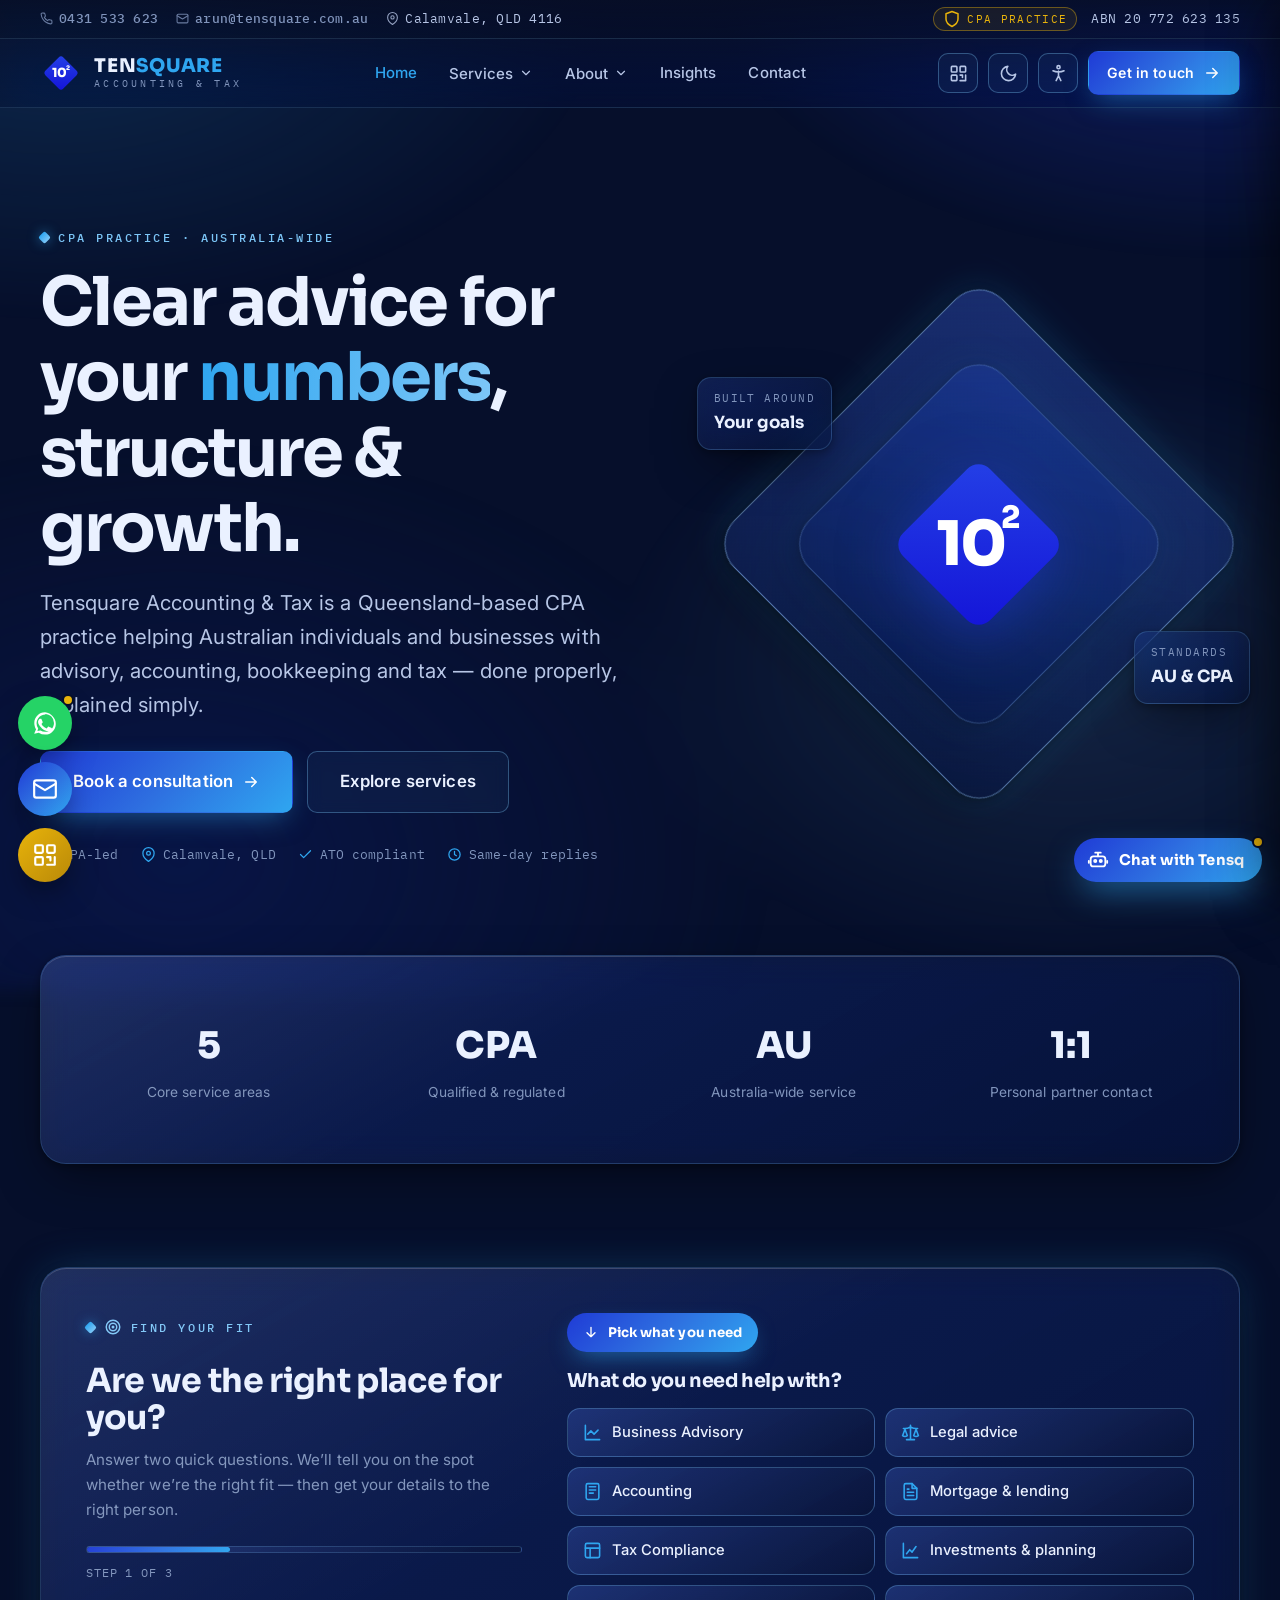
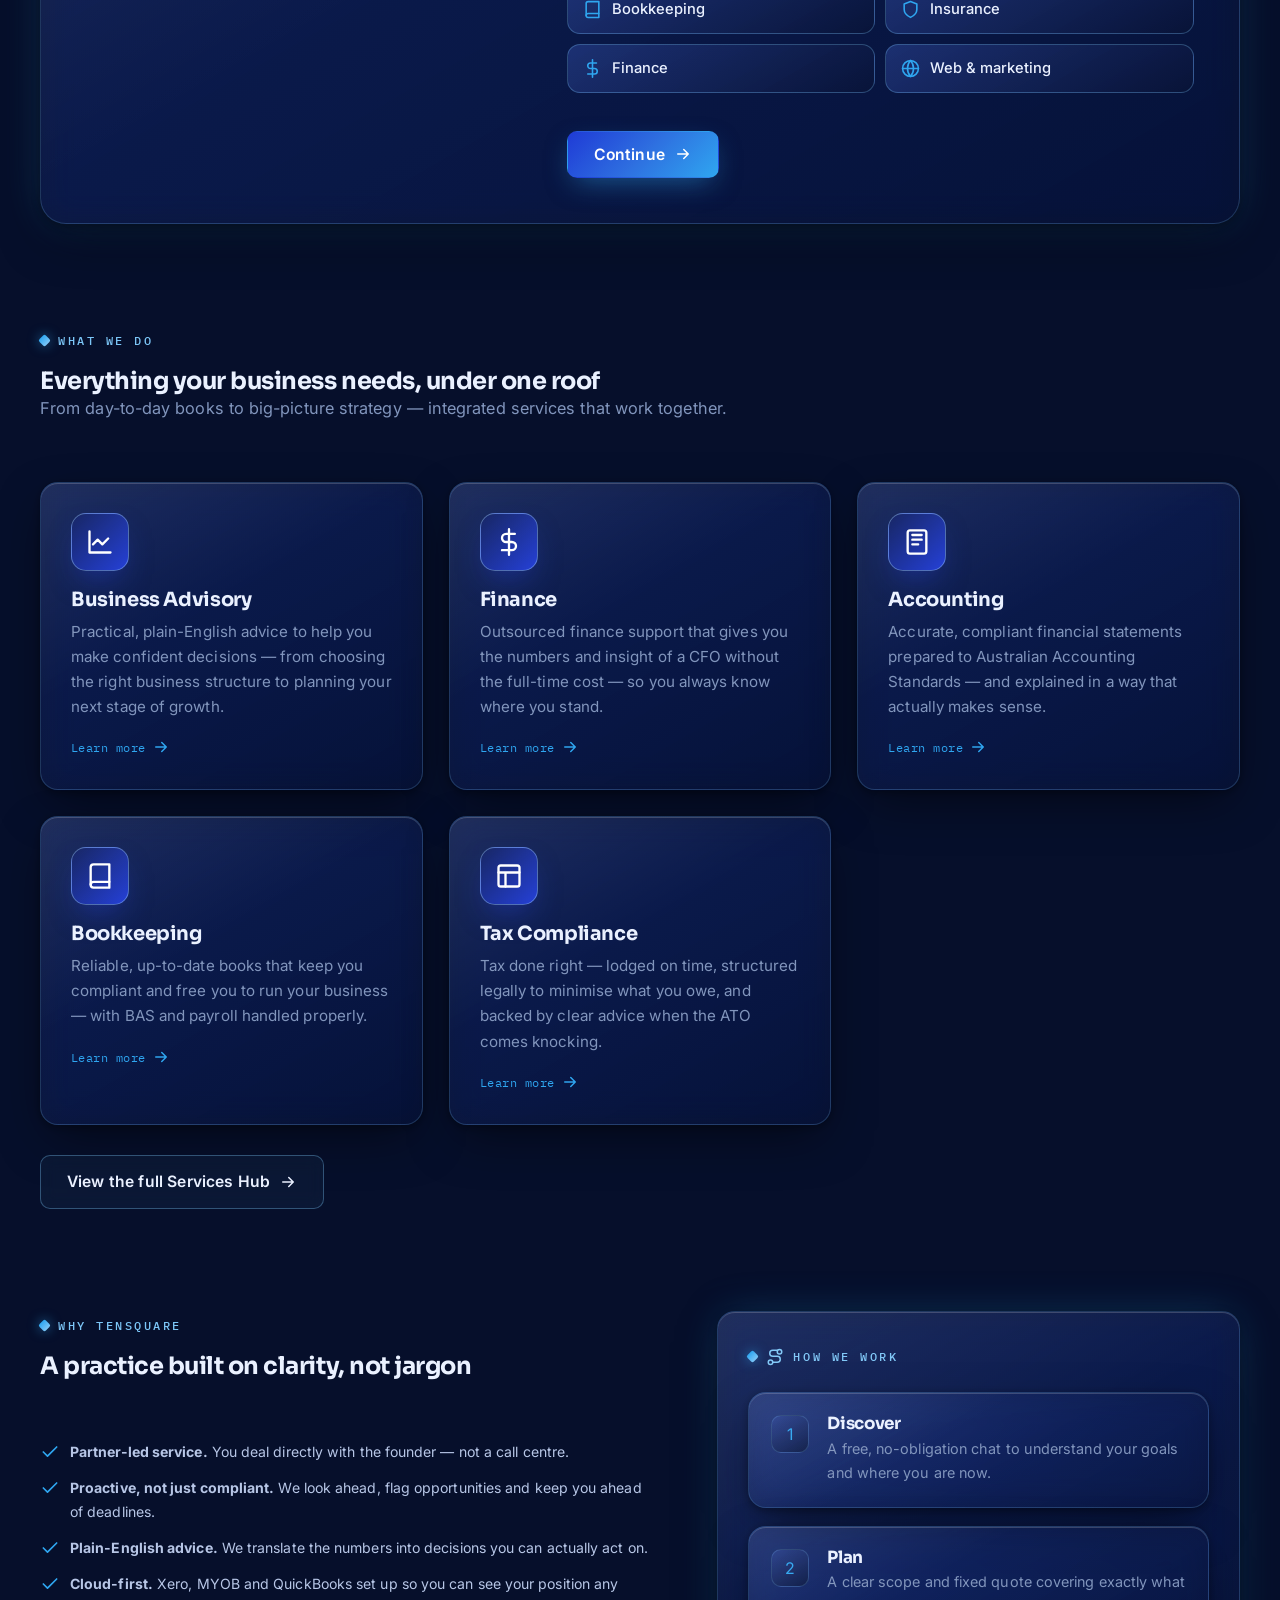
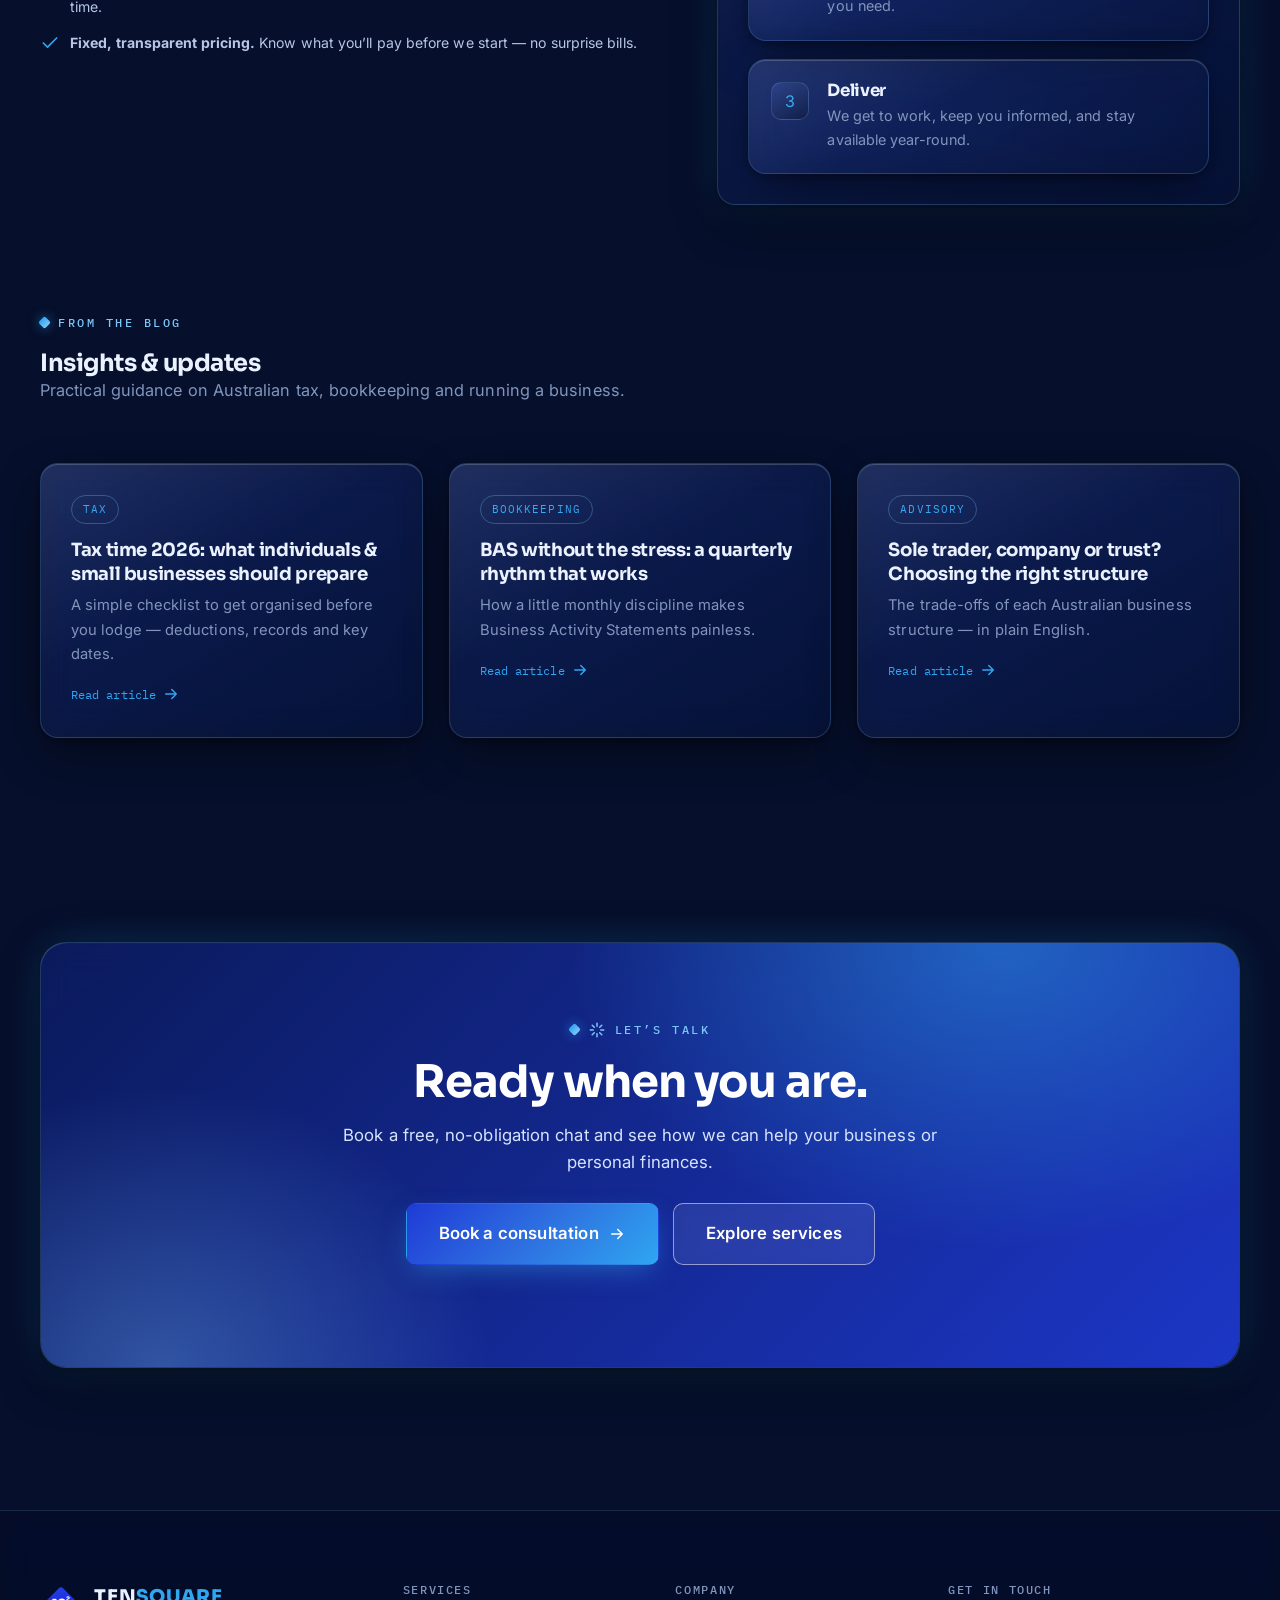
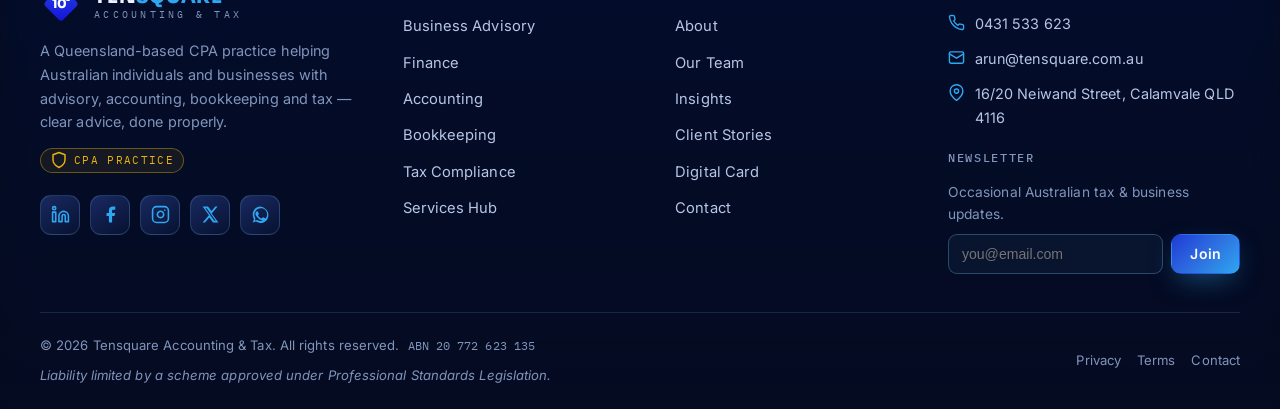
<file: index.html>
<!DOCTYPE html>
<html lang="en-AU" data-theme="dark">
<head>
<meta charset="utf-8">
<meta name="viewport" content="width=device-width, initial-scale=1">
<title>Tensquare Accounting &amp; Tax | CPA Advisory, Accounting &amp; Tax, Australia</title>
<meta name="description" content="Queensland-based CPA practice offering business advisory, finance, accounting, bookkeeping and tax compliance for individuals and businesses across Australia.">
<meta name="theme-color" content="#060F2B">
<link rel="canonical" href="https://tensquare.com.au/index.html">
<link rel="icon" href="data:image/svg+xml,%3Csvg xmlns='http://www.w3.org/2000/svg' viewBox='0 0 100 100'%3E%3Crect x='20' y='20' width='60' height='60' rx='8' transform='rotate(45 50 50)' fill='%231A1AE0'/%3E%3Ctext x='46' y='60' text-anchor='middle' font-family='sans-serif' font-weight='800' font-size='30' fill='white'%3E10%3C/text%3E%3Ctext x='66' y='42' text-anchor='middle' font-family='sans-serif' font-weight='800' font-size='15' fill='white'%3E2%3C/text%3E%3C/svg%3E">
<meta property="og:type" content="website">
<meta property="og:title" content="Tensquare Accounting &amp; Tax | CPA Advisory, Accounting &amp; Tax, Australia">
<meta property="og:description" content="Queensland-based CPA practice offering business advisory, finance, accounting, bookkeeping and tax compliance for individuals and businesses across Australia.">
<meta property="og:url" content="https://tensquare.com.au/index.html">
<meta property="og:site_name" content="Tensquare Accounting & Tax">
<meta name="twitter:card" content="summary_large_image">
<link rel="preconnect" href="https://fonts.googleapis.com">
<link rel="preconnect" href="https://fonts.gstatic.com" crossorigin>
<link href="https://fonts.googleapis.com/css2?family=Sora:wght@500;600;700;800&family=Inter:wght@400;500;600;700&family=IBM+Plex+Mono:wght@400;500&display=swap" rel="stylesheet">
<link rel="stylesheet" href="shared.css?v=2">
<script>(function(){try{var t=localStorage.getItem('tsq-theme')||'dark';document.documentElement.setAttribute('data-theme',t);var fs=localStorage.getItem('tsq-fs');if(fs)document.documentElement.style.setProperty('--a11y-fs',fs);['gray','underline','motion'].forEach(function(k){if(localStorage.getItem('tsq-a11y-'+k)==='1')document.documentElement.classList.add('a11y-'+k);});}catch(e){}})();</script>
<script type="application/ld+json">
{"@context":"https://schema.org","@type":"AccountingService","name":"Tensquare Accounting & Tax",
"description":"CPA practice in Calamvale, Queensland offering business advisory, finance, accounting, bookkeeping and tax compliance across Australia.",
"url":"https://tensquare.com.au","email":"arun@tensquare.com.au","telephone":"+61431533623","areaServed":"AU",
"address":{"@type":"PostalAddress","streetAddress":"16/20 Neiwand Street","addressLocality":"Calamvale","addressRegion":"QLD","postalCode":"4116","addressCountry":"AU"},
"founder":{"@type":"Person","name":"Arun Kalluparampil","jobTitle":"Principal & Founder"}}
</script>
</head>
<body>
<a href="#maincontent" class="skip">Skip to content</a>
<header class="nav">
  <div class="topbar">
    <div class="wrap">
      <div class="tb-left">
        <a class="tb-item" href="tel:0431533623"><svg class="" width="18" height="18" viewBox="0 0 24 24" fill="none" stroke="currentColor" stroke-width="2" stroke-linecap="round" stroke-linejoin="round" aria-hidden="true"><path d="M22 16.92v3a2 2 0 0 1-2.18 2 19.79 19.79 0 0 1-8.63-3.07 19.5 19.5 0 0 1-6-6 19.79 19.79 0 0 1-3.07-8.67A2 2 0 0 1 4.11 2h3a2 2 0 0 1 2 1.72c.13.96.36 1.9.7 2.81a2 2 0 0 1-.45 2.11L8.09 9.91a16 16 0 0 0 6 6l1.27-1.27a2 2 0 0 1 2.11-.45c.91.34 1.85.57 2.81.7A2 2 0 0 1 22 16.92z"/></svg>0431 533 623</a>
        <a class="tb-item hide-sm" href="mailto:arun@tensquare.com.au"><svg class="" width="18" height="18" viewBox="0 0 24 24" fill="none" stroke="currentColor" stroke-width="2" stroke-linecap="round" stroke-linejoin="round" aria-hidden="true"><rect x="2" y="4" width="20" height="16" rx="2"/><path d="m22 7-10 6L2 7"/></svg>arun@tensquare.com.au</a>
        <span class="tb-item hide-sm"><svg class="" width="18" height="18" viewBox="0 0 24 24" fill="none" stroke="currentColor" stroke-width="2" stroke-linecap="round" stroke-linejoin="round" aria-hidden="true"><path d="M21 10c0 7-9 13-9 13s-9-6-9-13a9 9 0 0 1 18 0z"/><circle cx="12" cy="10" r="3"/></svg>Calamvale, QLD 4116</span>
      </div>
      <div class="tb-right">
        <span class="cpa-chip"><svg class="" width="18" height="18" viewBox="0 0 24 24" fill="none" stroke="currentColor" stroke-width="2" stroke-linecap="round" stroke-linejoin="round" aria-hidden="true"><path d="M12 22s8-4 8-10V5l-8-3-8 3v7c0 6 8 10 8 10z"/></svg> CPA Practice</span>
        <span class="tb-item hide-sm">ABN 20 772 623 135</span>
      </div>
    </div>
  </div>
  <div class="navbar">
    <div class="wrap">
      <a class="brand" href="index.html" aria-label="Tensquare Accounting & Tax home">
        <svg class="mark" viewBox="0 0 100 100" role="img" aria-label="Tensquare mark">
  <defs>
    <linearGradient id="tsq" x1="0" y1="0" x2="1" y2="1">
      <stop offset="0" stop-color="var(--logo-diamond-1)"/>
      <stop offset="1" stop-color="var(--logo-diamond-2)"/>
    </linearGradient>
  </defs>
  <rect x="20" y="20" width="60" height="60" rx="8" transform="rotate(45 50 50)" fill="url(#tsq)"/>
  <g fill="var(--logo-glyph)">
    <text x="46" y="60" text-anchor="middle" font-family="Sora, sans-serif" font-weight="800" font-size="30" letter-spacing="-1">10</text>
    <text x="66" y="42" text-anchor="middle" font-family="Sora, sans-serif" font-weight="800" font-size="15">2</text>
  </g>
</svg>
        <span class="word"><span class="t1">TEN<b>SQUARE</b></span><span class="t2">Accounting &amp; Tax</span></span>
      </a>
      <nav aria-label="Primary">
        <ul class="menu">
          <li><a href="index.html" class="active">Home</a></li>
          <li class="has-drop"><button class="navlink" aria-haspopup="true">Services <svg class="chev" width="18" height="18" viewBox="0 0 24 24" fill="none" stroke="currentColor" stroke-width="2" stroke-linecap="round" stroke-linejoin="round" aria-hidden="true"><path d="M6 9l6 6 6-6"/></svg></button>
            <div class="dropdown"><a href="services.html#advisory"><span class="di"><svg class="" width="18" height="18" viewBox="0 0 24 24" fill="none" stroke="currentColor" stroke-width="2" stroke-linecap="round" stroke-linejoin="round" aria-hidden="true"><path d="M3 3v18h18"/><path d="m19 9-5 5-4-4-4 4"/></svg></span><span><span class="dt">Business Advisory</span><span class="dd">Strategy, structure &amp; growth</span></span></a><a href="services.html#finance"><span class="di"><svg class="" width="18" height="18" viewBox="0 0 24 24" fill="none" stroke="currentColor" stroke-width="2" stroke-linecap="round" stroke-linejoin="round" aria-hidden="true"><path d="M12 1v22M17 5H9.5a3.5 3.5 0 0 0 0 7h5a3.5 3.5 0 0 1 0 7H6"/></svg></span><span><span class="dt">Finance</span><span class="dd">Cash flow, forecasting &amp; CFO support</span></span></a><a href="services.html#accounting"><span class="di"><svg class="" width="18" height="18" viewBox="0 0 24 24" fill="none" stroke="currentColor" stroke-width="2" stroke-linecap="round" stroke-linejoin="round" aria-hidden="true"><rect x="4" y="2" width="16" height="20" rx="2"/><path d="M8 6h8M8 10h8M8 14h5"/></svg></span><span><span class="dt">Accounting</span><span class="dd">Year-end accounts &amp; financials</span></span></a><a href="services.html#bookkeeping"><span class="di"><svg class="" width="18" height="18" viewBox="0 0 24 24" fill="none" stroke="currentColor" stroke-width="2" stroke-linecap="round" stroke-linejoin="round" aria-hidden="true"><path d="M4 19.5A2.5 2.5 0 0 1 6.5 17H20"/><path d="M6.5 2H20v20H6.5A2.5 2.5 0 0 1 4 19.5v-15A2.5 2.5 0 0 1 6.5 2z"/></svg></span><span><span class="dt">Bookkeeping</span><span class="dd">BAS, payroll &amp; day-to-day books</span></span></a><a href="services.html#tax"><span class="di"><svg class="" width="18" height="18" viewBox="0 0 24 24" fill="none" stroke="currentColor" stroke-width="2" stroke-linecap="round" stroke-linejoin="round" aria-hidden="true"><path d="M3 9h18M9 21V9"/><rect x="3" y="3" width="18" height="18" rx="2"/></svg></span><span><span class="dt">Tax Compliance</span><span class="dd">Returns, planning &amp; ATO matters</span></span></a><a href="services.html"><span class="di"><svg class="" width="18" height="18" viewBox="0 0 24 24" fill="none" stroke="currentColor" stroke-width="2" stroke-linecap="round" stroke-linejoin="round" aria-hidden="true"><circle cx="12" cy="12" r="10"/><path d="M2 12h20M12 2a15 15 0 0 1 0 20 15 15 0 0 1 0-20z"/></svg></span><span><span class="dt">All Services &amp; Hub</span><span class="dd">Full services overview</span></span></a></div></li>
          <li class="has-drop"><button class="navlink" aria-haspopup="true">About <svg class="chev" width="18" height="18" viewBox="0 0 24 24" fill="none" stroke="currentColor" stroke-width="2" stroke-linecap="round" stroke-linejoin="round" aria-hidden="true"><path d="M6 9l6 6 6-6"/></svg></button>
            <div class="dropdown"><a href="about.html"><span class="di"><svg class="" width="18" height="18" viewBox="0 0 24 24" fill="none" stroke="currentColor" stroke-width="2" stroke-linecap="round" stroke-linejoin="round" aria-hidden="true"><circle cx="12" cy="12" r="10"/><path d="M12 16v-4M12 8h.01"/></svg></span><span><span class="dt">Our Story</span><span class="dd">About the practice</span></span></a><a href="team.html"><span class="di"><svg class="" width="18" height="18" viewBox="0 0 24 24" fill="none" stroke="currentColor" stroke-width="2" stroke-linecap="round" stroke-linejoin="round" aria-hidden="true"><path d="M17 21v-2a4 4 0 0 0-4-4H5a4 4 0 0 0-4 4v2"/><circle cx="9" cy="7" r="4"/><path d="M23 21v-2a4 4 0 0 0-3-3.87M16 3.13a4 4 0 0 1 0 7.75"/></svg></span><span><span class="dt">Our Team</span><span class="dd">Founder &amp; professionals</span></span></a><a href="testimonials.html"><span class="di"><svg class="" width="18" height="18" viewBox="0 0 24 24" fill="currentColor" stroke="none" aria-hidden="true"><path d="M12 2l3.09 6.26L22 9.27l-5 4.87 1.18 6.88L12 17.77l-6.18 3.25L7 14.14 2 9.27l6.91-1.01L12 2z"/></svg></span><span><span class="dt">Client Stories</span><span class="dd">Testimonials</span></span></a></div></li>
          <li><a href="insights.html">Insights</a></li>
          <li><a href="contact.html">Contact</a></li>
        </ul>
      </nav>
      <div class="nav-cta">
        <a href="business-card.html" class="icon-btn desk-only" title="Digital business card" aria-label="Digital business card"><svg class="" width="18" height="18" viewBox="0 0 24 24" fill="none" stroke="currentColor" stroke-width="2" stroke-linecap="round" stroke-linejoin="round" aria-hidden="true"><rect x="3" y="3" width="7" height="7" rx="1"/><rect x="14" y="3" width="7" height="7" rx="1"/><rect x="3" y="14" width="7" height="7" rx="1"/><path d="M14 14h3v3M21 14v7h-7"/></svg></a>
        <button class="icon-btn" id="themeToggle" title="Toggle light / dark" aria-label="Toggle light or dark theme"><svg class="" width="18" height="18" viewBox="0 0 24 24" fill="none" stroke="currentColor" stroke-width="2" stroke-linecap="round" stroke-linejoin="round" aria-hidden="true"><path d="M21 12.8A9 9 0 1 1 11.2 3a7 7 0 0 0 9.8 9.8z"/></svg></button>
        <button class="icon-btn" id="a11yToggle" title="Accessibility options" aria-label="Open accessibility options"><svg class="" width="18" height="18" viewBox="0 0 24 24" fill="none" stroke="currentColor" stroke-width="2" stroke-linecap="round" stroke-linejoin="round" aria-hidden="true"><circle cx="12" cy="4" r="2"/><path d="M19 8.5c-2 1-4.5 1.5-7 1.5s-5-.5-7-1.5M12 9v6M9 21l3-6 3 6"/></svg></button>
        <a href="contact.html" class="btn btn-primary btn-sm desk-only">Get in touch <svg class="" width="18" height="18" viewBox="0 0 24 24" fill="none" stroke="currentColor" stroke-width="2" stroke-linecap="round" stroke-linejoin="round" aria-hidden="true"><path d="M5 12h14M13 6l6 6-6 6"/></svg></a>
        <button class="icon-btn hamburger" id="hamburger" aria-label="Open menu" aria-expanded="false"><svg class="" width="18" height="18" viewBox="0 0 24 24" fill="none" stroke="currentColor" stroke-width="2" stroke-linecap="round" stroke-linejoin="round" aria-hidden="true"><path d="M3 6h18M3 12h18M3 18h18"/></svg></button>
      </div>
    </div>
  </div>
</header>

<div class="scrim" id="scrim"></div>
<aside class="mobile-menu" id="mobileMenu" aria-label="Mobile menu">
  <div class="mm-head">
    <span class="word"><span class="t1" style="color:var(--head);font-family:var(--font-d);font-weight:800;letter-spacing:.04em">TEN<b style="color:var(--azure)">SQUARE</b></span></span>
    <button class="icon-btn" id="mmClose" aria-label="Close menu"><svg class="" width="18" height="18" viewBox="0 0 24 24" fill="currentColor" stroke="none" aria-hidden="true"><path d="M18 2h3l-7.5 8.6L22 22h-6.8l-4.7-6.1L5 22H2l8-9.2L2 2h6.9l4.3 5.7L18 2zm-1.2 18h1.7L7.3 4H5.5l11.3 16z"/></svg></button>
  </div>
  <a href="index.html">Home</a>
  <div class="mm-group"><div style="padding:13px 12px;color:var(--muted);font-family:var(--font-m);font-size:.74rem;letter-spacing:.12em;text-transform:uppercase">Services</div>
    <div class="mm-sub"><a href="services.html#advisory">Business Advisory</a><a href="services.html#finance">Finance</a><a href="services.html#accounting">Accounting</a><a href="services.html#bookkeeping">Bookkeeping</a><a href="services.html#tax">Tax Compliance</a><a href="services.html">All Services &amp; Hub</a></div></div>
  <div class="mm-group"><div style="padding:13px 12px;color:var(--muted);font-family:var(--font-m);font-size:.74rem;letter-spacing:.12em;text-transform:uppercase">About</div>
    <div class="mm-sub"><a href="about.html">Our Story</a><a href="team.html">Our Team</a><a href="testimonials.html">Client Stories</a></div></div>
  <a href="insights.html">Insights</a>
  <a href="contact.html">Contact</a>
  <a href="business-card.html">Digital Business Card</a>
  <a href="contact.html" class="btn btn-primary btn-block" style="margin-top:16px">Get in touch <svg class="" width="18" height="18" viewBox="0 0 24 24" fill="none" stroke="currentColor" stroke-width="2" stroke-linecap="round" stroke-linejoin="round" aria-hidden="true"><path d="M5 12h14M13 6l6 6-6 6"/></svg></a>
</aside>

<aside class="a11y-panel" id="a11yPanel" aria-label="Accessibility options">
  <div class="mm-head"><div><h3>Accessibility</h3></div><button class="icon-btn" id="a11yClose" aria-label="Close accessibility panel"><svg class="" width="18" height="18" viewBox="0 0 24 24" fill="currentColor" stroke="none" aria-hidden="true"><path d="M18 2h3l-7.5 8.6L22 22h-6.8l-4.7-6.1L5 22H2l8-9.2L2 2h6.9l4.3 5.7L18 2zm-1.2 18h1.7L7.3 4H5.5l11.3 16z"/></svg></button></div>
  <p class="sub">Adjust the site for comfort. Your choices are remembered on this device.</p>
  <div class="a11y-row"><div><div class="lab">Text size</div><div class="desc">Scale all text (90&ndash;140%)</div></div>
    <div class="a11y-ctrl"><button id="fsMinus" aria-label="Decrease text size">A&minus;</button><button id="fsPlus" aria-label="Increase text size">A+</button></div></div>
  <div class="a11y-row"><div><div class="lab">Grayscale</div><div class="desc">Remove colour</div></div><button class="switch" id="swGray" role="switch" aria-checked="false" aria-label="Toggle grayscale"></button></div>
  <div class="a11y-row"><div><div class="lab">Underline links</div><div class="desc">Underline every link</div></div><button class="switch" id="swUnder" role="switch" aria-checked="false" aria-label="Toggle underline links"></button></div>
  <div class="a11y-row"><div><div class="lab">Reduce motion</div><div class="desc">Stop animations</div></div><button class="switch" id="swMotion" role="switch" aria-checked="false" aria-label="Toggle reduce motion"></button></div>
  <button class="btn btn-ghost btn-block" id="a11yReset" style="margin-top:18px">Reset all</button>
</aside>

<main id="maincontent">

<section class="hero">
  <div class="wrap">
    <div class="hero-grid">
      <div class="hero-copy">
        <span class="eyebrow">CPA Practice &middot; Australia-wide</span>
        <h1>Clear advice for your <span class="accent">numbers</span>, structure &amp; growth.</h1>
        <p class="lead">Tensquare Accounting &amp; Tax is a Queensland-based CPA practice helping Australian individuals and businesses with advisory, accounting, bookkeeping and tax &mdash; done properly, explained simply.</p>
        <div class="hero-cta">
          <a href="contact.html" class="btn btn-primary btn-lg">Book a consultation <svg class="" width="18" height="18" viewBox="0 0 24 24" fill="none" stroke="currentColor" stroke-width="2" stroke-linecap="round" stroke-linejoin="round" aria-hidden="true"><path d="M5 12h14M13 6l6 6-6 6"/></svg></a>
          <a href="services.html" class="btn btn-ghost btn-lg">Explore services</a>
        </div>
        <div class="hero-trust">
          <span><svg class="" width="18" height="18" viewBox="0 0 24 24" fill="none" stroke="currentColor" stroke-width="2" stroke-linecap="round" stroke-linejoin="round" aria-hidden="true"><path d="M12 22s8-4 8-10V5l-8-3-8 3v7c0 6 8 10 8 10z"/></svg> CPA-led</span>
          <span><svg class="" width="18" height="18" viewBox="0 0 24 24" fill="none" stroke="currentColor" stroke-width="2" stroke-linecap="round" stroke-linejoin="round" aria-hidden="true"><path d="M21 10c0 7-9 13-9 13s-9-6-9-13a9 9 0 0 1 18 0z"/><circle cx="12" cy="10" r="3"/></svg> Calamvale, QLD</span>
          <span><svg class="" width="18" height="18" viewBox="0 0 24 24" fill="none" stroke="currentColor" stroke-width="2" stroke-linecap="round" stroke-linejoin="round" aria-hidden="true"><path d="M20 6 9 17l-5-5"/></svg> ATO compliant</span>
          <span><svg class="" width="18" height="18" viewBox="0 0 24 24" fill="none" stroke="currentColor" stroke-width="2" stroke-linecap="round" stroke-linejoin="round" aria-hidden="true"><circle cx="12" cy="12" r="9"/><path d="M12 7v5l3 2"/></svg> Same-day replies</span>
        </div>
      </div>
      <div class="hero-visual">
        <div class="hero-diamond">
          <span class="ring"></span><span class="ring r2"></span>
          <svg class="mk" viewBox="0 0 100 100" role="img" aria-label="Tensquare mark">
  <defs>
    <linearGradient id="tsq" x1="0" y1="0" x2="1" y2="1">
      <stop offset="0" stop-color="var(--logo-diamond-1)"/>
      <stop offset="1" stop-color="var(--logo-diamond-2)"/>
    </linearGradient>
  </defs>
  <rect x="20" y="20" width="60" height="60" rx="8" transform="rotate(45 50 50)" fill="url(#tsq)"/>
  <g fill="var(--logo-glyph)">
    <text x="46" y="60" text-anchor="middle" font-family="Sora, sans-serif" font-weight="800" font-size="30" letter-spacing="-1">10</text>
    <text x="66" y="42" text-anchor="middle" font-family="Sora, sans-serif" font-weight="800" font-size="15">2</text>
  </g>
</svg>
        </div>
        <div class="hero-float hf-1"><div class="hf-k">Built around</div><div class="hf-v">Your goals</div></div>
        <div class="hero-float hf-2"><div class="hf-k">Standards</div><div class="hf-v">AU &amp; CPA</div></div>
      </div>
    </div>
  </div>
</section>

<section class="section" style="padding-top:0">
  <div class="wrap">
    <div class="grid g4 stats glass" style="border-radius:var(--rxl);padding:clamp(24px,3vw,36px)">
      <div class="stat"><div class="stat-n" style="font-family:var(--font-d);font-weight:800;font-size:clamp(1.6rem,3vw,2.3rem);color:var(--head)">5</div><div class="stat-l" style="color:var(--muted);font-size:.86rem;margin-top:4px">Core service areas</div></div>
      <div class="stat"><div class="stat-n" style="font-family:var(--font-d);font-weight:800;font-size:clamp(1.6rem,3vw,2.3rem);color:var(--head)">CPA</div><div class="stat-l" style="color:var(--muted);font-size:.86rem;margin-top:4px">Qualified &amp; regulated</div></div>
      <div class="stat"><div class="stat-n" style="font-family:var(--font-d);font-weight:800;font-size:clamp(1.6rem,3vw,2.3rem);color:var(--head)">AU</div><div class="stat-l" style="color:var(--muted);font-size:.86rem;margin-top:4px">Australia-wide service</div></div>
      <div class="stat"><div class="stat-n" style="font-family:var(--font-d);font-weight:800;font-size:clamp(1.6rem,3vw,2.3rem);color:var(--head)">1:1</div><div class="stat-l" style="color:var(--muted);font-size:.86rem;margin-top:4px">Personal partner contact</div></div>
    </div>
  </div>
</section>

<section class="section" id="right-place" style="padding-top:0">
  <div class="wrap">
    <div class="rp glass glow">
      <div class="rp-side">
        <span class="eyebrow"><svg class="" width="18" height="18" viewBox="0 0 24 24" fill="none" stroke="currentColor" stroke-width="2" stroke-linecap="round" stroke-linejoin="round" aria-hidden="true"><circle cx="12" cy="12" r="9"/><circle cx="12" cy="12" r="5"/><circle cx="12" cy="12" r="1"/></svg> Find your fit</span>
        <h2>Are we the right place for you?</h2>
        <p>Answer two quick questions. We&rsquo;ll tell you on the spot whether we&rsquo;re the right fit &mdash; then get your details to the right person.</p>
        <div class="rp-progress">
          <span class="rp-bar"><i id="rpBar"></i></span>
          <span class="rp-step-label" id="rpStepLabel">Step 1 of 3</span>
        </div>
      </div>
      <div class="rp-main">
        <!-- STEP 1 -->
        <div class="rp-panel" data-panel="1">
          <div class="rp-guide" id="rpGuide1"><svg class="" width="18" height="18" viewBox="0 0 24 24" fill="none" stroke="currentColor" stroke-width="2" stroke-linecap="round" stroke-linejoin="round" aria-hidden="true"><path d="M5 12h14M13 6l6 6-6 6"/></svg> Pick what you need</div>
          <h3 class="rp-q">What do you need help with?</h3>
          <div class="rp-options" role="group" aria-label="Choose a service"><button type="button" class="rp-opt" data-fit="yes" data-svc="Business Advisory"><svg class="" width="18" height="18" viewBox="0 0 24 24" fill="none" stroke="currentColor" stroke-width="2" stroke-linecap="round" stroke-linejoin="round" aria-hidden="true"><path d="M3 3v18h18"/><path d="m19 9-5 5-4-4-4 4"/></svg> Business Advisory</button><button type="button" class="rp-opt" data-fit="no" data-svc="Legal advice"><svg class="" width="18" height="18" viewBox="0 0 24 24" fill="none" stroke="currentColor" stroke-width="2" stroke-linecap="round" stroke-linejoin="round" aria-hidden="true"><path d="m16 16 3-8 3 8c-.87.65-1.92 1-3 1s-2.13-.35-3-1Z"/><path d="m2 16 3-8 3 8c-.87.65-1.92 1-3 1s-2.13-.35-3-1Z"/><path d="M7 21h10M12 3v18M3 7h2c2 0 5-1 7-2 2 1 5 2 7 2h2"/></svg> Legal advice</button><button type="button" class="rp-opt" data-fit="yes" data-svc="Accounting"><svg class="" width="18" height="18" viewBox="0 0 24 24" fill="none" stroke="currentColor" stroke-width="2" stroke-linecap="round" stroke-linejoin="round" aria-hidden="true"><rect x="4" y="2" width="16" height="20" rx="2"/><path d="M8 6h8M8 10h8M8 14h5"/></svg> Accounting</button><button type="button" class="rp-opt" data-fit="no" data-svc="Mortgage &amp; lending"><svg class="" width="18" height="18" viewBox="0 0 24 24" fill="none" stroke="currentColor" stroke-width="2" stroke-linecap="round" stroke-linejoin="round" aria-hidden="true"><path d="M14 2H6a2 2 0 0 0-2 2v16a2 2 0 0 0 2 2h12a2 2 0 0 0 2-2V8z"/><path d="M14 2v6h6"/><path d="M16 13H8M16 17H8M10 9H8"/></svg> Mortgage &amp; lending</button><button type="button" class="rp-opt" data-fit="yes" data-svc="Tax Compliance"><svg class="" width="18" height="18" viewBox="0 0 24 24" fill="none" stroke="currentColor" stroke-width="2" stroke-linecap="round" stroke-linejoin="round" aria-hidden="true"><path d="M3 9h18M9 21V9"/><rect x="3" y="3" width="18" height="18" rx="2"/></svg> Tax Compliance</button><button type="button" class="rp-opt" data-fit="no" data-svc="Investments &amp; planning"><svg class="" width="18" height="18" viewBox="0 0 24 24" fill="none" stroke="currentColor" stroke-width="2" stroke-linecap="round" stroke-linejoin="round" aria-hidden="true"><path d="M3 3v18h18"/><path d="M7 16l4-5 3 3 5-7"/></svg> Investments &amp; planning</button><button type="button" class="rp-opt" data-fit="yes" data-svc="Bookkeeping"><svg class="" width="18" height="18" viewBox="0 0 24 24" fill="none" stroke="currentColor" stroke-width="2" stroke-linecap="round" stroke-linejoin="round" aria-hidden="true"><path d="M4 19.5A2.5 2.5 0 0 1 6.5 17H20"/><path d="M6.5 2H20v20H6.5A2.5 2.5 0 0 1 4 19.5v-15A2.5 2.5 0 0 1 6.5 2z"/></svg> Bookkeeping</button><button type="button" class="rp-opt" data-fit="no" data-svc="Insurance"><svg class="" width="18" height="18" viewBox="0 0 24 24" fill="none" stroke="currentColor" stroke-width="2" stroke-linecap="round" stroke-linejoin="round" aria-hidden="true"><path d="M12 22s8-4 8-10V5l-8-3-8 3v7c0 6 8 10 8 10z"/></svg> Insurance</button><button type="button" class="rp-opt" data-fit="yes" data-svc="Finance"><svg class="" width="18" height="18" viewBox="0 0 24 24" fill="none" stroke="currentColor" stroke-width="2" stroke-linecap="round" stroke-linejoin="round" aria-hidden="true"><path d="M12 1v22M17 5H9.5a3.5 3.5 0 0 0 0 7h5a3.5 3.5 0 0 1 0 7H6"/></svg> Finance</button><button type="button" class="rp-opt" data-fit="no" data-svc="Web &amp; marketing"><svg class="" width="18" height="18" viewBox="0 0 24 24" fill="none" stroke="currentColor" stroke-width="2" stroke-linecap="round" stroke-linejoin="round" aria-hidden="true"><circle cx="12" cy="12" r="10"/><path d="M2 12h20M12 2a15 15 0 0 1 0 20 15 15 0 0 1 0-20z"/></svg> Web &amp; marketing</button></div>
          <div class="rp-feedback" id="rpFeedback" role="status" aria-live="polite"></div>
          <div class="rp-nav">
            <button type="button" class="btn btn-primary" id="rpNext1" disabled>Continue <svg class="" width="18" height="18" viewBox="0 0 24 24" fill="none" stroke="currentColor" stroke-width="2" stroke-linecap="round" stroke-linejoin="round" aria-hidden="true"><path d="M5 12h14M13 6l6 6-6 6"/></svg></button>
          </div>
        </div>
        <!-- STEP 2 -->
        <div class="rp-panel" data-panel="2" hidden>
          <div class="rp-guide"><svg class="" width="18" height="18" viewBox="0 0 24 24" fill="none" stroke="currentColor" stroke-width="2" stroke-linecap="round" stroke-linejoin="round" aria-hidden="true"><path d="M5 12h14M13 6l6 6-6 6"/></svg> Tell us who you are</div>
          <h3 class="rp-q">And you&rsquo;re a&hellip;?</h3>
          <div class="rp-options" role="group" aria-label="Who are you">
            <button type="button" class="rp-opt" data-who="Individual"><svg class="" width="18" height="18" viewBox="0 0 24 24" fill="none" stroke="currentColor" stroke-width="2" stroke-linecap="round" stroke-linejoin="round" aria-hidden="true"><path d="M17 21v-2a4 4 0 0 0-4-4H5a4 4 0 0 0-4 4v2"/><circle cx="9" cy="7" r="4"/><path d="M23 21v-2a4 4 0 0 0-3-3.87M16 3.13a4 4 0 0 1 0 7.75"/></svg> Individual</button>
            <button type="button" class="rp-opt" data-who="Sole trader"><svg class="" width="18" height="18" viewBox="0 0 24 24" fill="none" stroke="currentColor" stroke-width="2" stroke-linecap="round" stroke-linejoin="round" aria-hidden="true"><path d="M14 2H6a2 2 0 0 0-2 2v16a2 2 0 0 0 2 2h12a2 2 0 0 0 2-2V8z"/><path d="M14 2v6h6M9 13h6M9 17h6"/></svg> Sole trader</button>
            <button type="button" class="rp-opt" data-who="Business / Company"><svg class="" width="18" height="18" viewBox="0 0 24 24" fill="none" stroke="currentColor" stroke-width="2" stroke-linecap="round" stroke-linejoin="round" aria-hidden="true"><path d="M23 6l-9.5 9.5-5-5L1 18"/><path d="M17 6h6v6"/></svg> Business / Company</button>
            <button type="button" class="rp-opt" data-who="Not sure yet"><svg class="" width="18" height="18" viewBox="0 0 24 24" fill="none" stroke="currentColor" stroke-width="2" stroke-linecap="round" stroke-linejoin="round" aria-hidden="true"><circle cx="12" cy="12" r="10"/><path d="M12 16v-4M12 8h.01"/></svg> Not sure yet</button>
          </div>
          <div class="rp-nav">
            <button type="button" class="btn btn-ghost rp-back" id="rpBack2"><svg class="" width="18" height="18" viewBox="0 0 24 24" fill="none" stroke="currentColor" stroke-width="2" stroke-linecap="round" stroke-linejoin="round" aria-hidden="true"><path d="M5 12h14M13 6l6 6-6 6"/></svg> Back</button>
            <button type="button" class="btn btn-primary" id="rpNext2" disabled>Continue <svg class="" width="18" height="18" viewBox="0 0 24 24" fill="none" stroke="currentColor" stroke-width="2" stroke-linecap="round" stroke-linejoin="round" aria-hidden="true"><path d="M5 12h14M13 6l6 6-6 6"/></svg></button>
          </div>
        </div>
        <!-- STEP 3 -->
        <div class="rp-panel" data-panel="3" hidden>
          <div class="rp-guide"><svg class="" width="18" height="18" viewBox="0 0 24 24" fill="none" stroke="currentColor" stroke-width="2" stroke-linecap="round" stroke-linejoin="round" aria-hidden="true"><path d="M5 12h14M13 6l6 6-6 6"/></svg> Where do we send your answer?</div>
          <div class="rp-confirm" id="rpConfirm"><svg class="" width="18" height="18" viewBox="0 0 24 24" fill="none" stroke="currentColor" stroke-width="2" stroke-linecap="round" stroke-linejoin="round" aria-hidden="true"><path d="M20 6 9 17l-5-5"/></svg><span id="rpConfirmText"></span></div>
          <div class="rp-fields">
            <div class="field"><label class="lab" for="rpName">Your name *</label><input class="input" id="rpName" type="text" autocomplete="name"></div>
            <div class="field"><label class="lab" for="rpEmail">Email *</label><input class="input" id="rpEmail" type="email" autocomplete="email"></div>
            <div class="field"><label class="lab" for="rpPhone">Phone</label><input class="input" id="rpPhone" type="tel" autocomplete="tel"></div>
            <div class="field"><label class="lab" for="rpMsg">Anything else? (optional)</label><textarea class="textarea" id="rpMsg" placeholder="A sentence about your situation&hellip;"></textarea></div>
          </div>
          <div class="rp-nav">
            <button type="button" class="btn btn-ghost rp-back" id="rpBack3"><svg class="" width="18" height="18" viewBox="0 0 24 24" fill="none" stroke="currentColor" stroke-width="2" stroke-linecap="round" stroke-linejoin="round" aria-hidden="true"><path d="M5 12h14M13 6l6 6-6 6"/></svg> Back</button>
            <button type="button" class="btn btn-primary" id="rpSubmit">Submit <svg class="" width="18" height="18" viewBox="0 0 24 24" fill="none" stroke="currentColor" stroke-width="2" stroke-linecap="round" stroke-linejoin="round" aria-hidden="true"><path d="M22 2 11 13M22 2l-7 20-4-9-9-4 20-7z"/></svg></button>
          </div>
          <div class="form-status" id="rpStatus"></div>
        </div>
        <!-- DONE -->
        <div class="rp-panel rp-done" data-panel="done" hidden>
          <div class="rp-done-ic"><svg class="" width="18" height="18" viewBox="0 0 24 24" fill="none" stroke="currentColor" stroke-width="2" stroke-linecap="round" stroke-linejoin="round" aria-hidden="true"><path d="M20 6 9 17l-5-5"/></svg></div>
          <h3 id="rpDoneTitle">You&rsquo;re in the right place!</h3>
          <p id="rpDoneMsg"></p>
          <div class="rp-nav center">
            <a class="btn btn-ghost" href="services.html">Explore services <svg class="" width="18" height="18" viewBox="0 0 24 24" fill="none" stroke="currentColor" stroke-width="2" stroke-linecap="round" stroke-linejoin="round" aria-hidden="true"><path d="M5 12h14M13 6l6 6-6 6"/></svg></a>
            <button type="button" class="btn btn-primary" id="rpRestart">Start over</button>
          </div>
        </div>
      </div>
    </div>
  </div>
</section>

<section class="section" style="padding-top:0">
  <div class="wrap">
    <div class="section-head"><span class="eyebrow">What we do</span><h2>Everything your business needs, under one roof</h2><p class="kicker">From day-to-day books to big-picture strategy &mdash; integrated services that work together.</p></div>
    <div class="grid g3"><a class="card glass" href="services.html#advisory" style="display:block">
  <span class="scard-ic"><svg class="" width="18" height="18" viewBox="0 0 24 24" fill="none" stroke="currentColor" stroke-width="2" stroke-linecap="round" stroke-linejoin="round" aria-hidden="true"><path d="M3 3v18h18"/><path d="m19 9-5 5-4-4-4 4"/></svg></span>
  <h3 style="font-size:1.22rem;margin-bottom:8px">Business Advisory</h3>
  <p style="color:var(--muted);font-size:.95rem;margin-bottom:14px">Practical, plain-English advice to help you make confident decisions &mdash; from choosing the right business structure to planning your next stage of growth.</p>
  <span style="font-family:var(--font-m);font-size:.78rem;letter-spacing:.04em;color:var(--azure);display:inline-flex;align-items:center;gap:6px">Learn more <svg class="" width="18" height="18" viewBox="0 0 24 24" fill="none" stroke="currentColor" stroke-width="2" stroke-linecap="round" stroke-linejoin="round" aria-hidden="true"><path d="M5 12h14M13 6l6 6-6 6"/></svg></span>
</a><a class="card glass" href="services.html#finance" style="display:block">
  <span class="scard-ic"><svg class="" width="18" height="18" viewBox="0 0 24 24" fill="none" stroke="currentColor" stroke-width="2" stroke-linecap="round" stroke-linejoin="round" aria-hidden="true"><path d="M12 1v22M17 5H9.5a3.5 3.5 0 0 0 0 7h5a3.5 3.5 0 0 1 0 7H6"/></svg></span>
  <h3 style="font-size:1.22rem;margin-bottom:8px">Finance</h3>
  <p style="color:var(--muted);font-size:.95rem;margin-bottom:14px">Outsourced finance support that gives you the numbers and insight of a CFO without the full-time cost &mdash; so you always know where you stand.</p>
  <span style="font-family:var(--font-m);font-size:.78rem;letter-spacing:.04em;color:var(--azure);display:inline-flex;align-items:center;gap:6px">Learn more <svg class="" width="18" height="18" viewBox="0 0 24 24" fill="none" stroke="currentColor" stroke-width="2" stroke-linecap="round" stroke-linejoin="round" aria-hidden="true"><path d="M5 12h14M13 6l6 6-6 6"/></svg></span>
</a><a class="card glass" href="services.html#accounting" style="display:block">
  <span class="scard-ic"><svg class="" width="18" height="18" viewBox="0 0 24 24" fill="none" stroke="currentColor" stroke-width="2" stroke-linecap="round" stroke-linejoin="round" aria-hidden="true"><rect x="4" y="2" width="16" height="20" rx="2"/><path d="M8 6h8M8 10h8M8 14h5"/></svg></span>
  <h3 style="font-size:1.22rem;margin-bottom:8px">Accounting</h3>
  <p style="color:var(--muted);font-size:.95rem;margin-bottom:14px">Accurate, compliant financial statements prepared to Australian Accounting Standards &mdash; and explained in a way that actually makes sense.</p>
  <span style="font-family:var(--font-m);font-size:.78rem;letter-spacing:.04em;color:var(--azure);display:inline-flex;align-items:center;gap:6px">Learn more <svg class="" width="18" height="18" viewBox="0 0 24 24" fill="none" stroke="currentColor" stroke-width="2" stroke-linecap="round" stroke-linejoin="round" aria-hidden="true"><path d="M5 12h14M13 6l6 6-6 6"/></svg></span>
</a><a class="card glass" href="services.html#bookkeeping" style="display:block">
  <span class="scard-ic"><svg class="" width="18" height="18" viewBox="0 0 24 24" fill="none" stroke="currentColor" stroke-width="2" stroke-linecap="round" stroke-linejoin="round" aria-hidden="true"><path d="M4 19.5A2.5 2.5 0 0 1 6.5 17H20"/><path d="M6.5 2H20v20H6.5A2.5 2.5 0 0 1 4 19.5v-15A2.5 2.5 0 0 1 6.5 2z"/></svg></span>
  <h3 style="font-size:1.22rem;margin-bottom:8px">Bookkeeping</h3>
  <p style="color:var(--muted);font-size:.95rem;margin-bottom:14px">Reliable, up-to-date books that keep you compliant and free you to run your business &mdash; with BAS and payroll handled properly.</p>
  <span style="font-family:var(--font-m);font-size:.78rem;letter-spacing:.04em;color:var(--azure);display:inline-flex;align-items:center;gap:6px">Learn more <svg class="" width="18" height="18" viewBox="0 0 24 24" fill="none" stroke="currentColor" stroke-width="2" stroke-linecap="round" stroke-linejoin="round" aria-hidden="true"><path d="M5 12h14M13 6l6 6-6 6"/></svg></span>
</a><a class="card glass" href="services.html#tax" style="display:block">
  <span class="scard-ic"><svg class="" width="18" height="18" viewBox="0 0 24 24" fill="none" stroke="currentColor" stroke-width="2" stroke-linecap="round" stroke-linejoin="round" aria-hidden="true"><path d="M3 9h18M9 21V9"/><rect x="3" y="3" width="18" height="18" rx="2"/></svg></span>
  <h3 style="font-size:1.22rem;margin-bottom:8px">Tax Compliance</h3>
  <p style="color:var(--muted);font-size:.95rem;margin-bottom:14px">Tax done right &mdash; lodged on time, structured legally to minimise what you owe, and backed by clear advice when the ATO comes knocking.</p>
  <span style="font-family:var(--font-m);font-size:.78rem;letter-spacing:.04em;color:var(--azure);display:inline-flex;align-items:center;gap:6px">Learn more <svg class="" width="18" height="18" viewBox="0 0 24 24" fill="none" stroke="currentColor" stroke-width="2" stroke-linecap="round" stroke-linejoin="round" aria-hidden="true"><path d="M5 12h14M13 6l6 6-6 6"/></svg></span>
</a></div>
    <div class="pill-row" style="margin-top:30px"><a href="services.html" class="btn btn-ghost">View the full Services Hub <svg class="" width="18" height="18" viewBox="0 0 24 24" fill="none" stroke="currentColor" stroke-width="2" stroke-linecap="round" stroke-linejoin="round" aria-hidden="true"><path d="M5 12h14M13 6l6 6-6 6"/></svg></a></div>
  </div>
</section>

<section class="section" style="padding-top:0">
  <div class="wrap">
    <div class="hero-grid" style="align-items:start">
      <div>
        <div class="section-head"><span class="eyebrow">Why Tensquare</span><h2>A practice built on clarity, not jargon</h2></div>
        <div class="ticks">
          <div class="checkrow"><svg class="" width="18" height="18" viewBox="0 0 24 24" fill="none" stroke="currentColor" stroke-width="2" stroke-linecap="round" stroke-linejoin="round" aria-hidden="true"><path d="M20 6 9 17l-5-5"/></svg><span><b>Partner-led service.</b> You deal directly with the founder &mdash; not a call centre.</span></div>
          <div class="checkrow"><svg class="" width="18" height="18" viewBox="0 0 24 24" fill="none" stroke="currentColor" stroke-width="2" stroke-linecap="round" stroke-linejoin="round" aria-hidden="true"><path d="M20 6 9 17l-5-5"/></svg><span><b>Proactive, not just compliant.</b> We look ahead, flag opportunities and keep you ahead of deadlines.</span></div>
          <div class="checkrow"><svg class="" width="18" height="18" viewBox="0 0 24 24" fill="none" stroke="currentColor" stroke-width="2" stroke-linecap="round" stroke-linejoin="round" aria-hidden="true"><path d="M20 6 9 17l-5-5"/></svg><span><b>Plain-English advice.</b> We translate the numbers into decisions you can actually act on.</span></div>
          <div class="checkrow"><svg class="" width="18" height="18" viewBox="0 0 24 24" fill="none" stroke="currentColor" stroke-width="2" stroke-linecap="round" stroke-linejoin="round" aria-hidden="true"><path d="M20 6 9 17l-5-5"/></svg><span><b>Cloud-first.</b> Xero, MYOB and QuickBooks set up so you can see your position any time.</span></div>
          <div class="checkrow"><svg class="" width="18" height="18" viewBox="0 0 24 24" fill="none" stroke="currentColor" stroke-width="2" stroke-linecap="round" stroke-linejoin="round" aria-hidden="true"><path d="M20 6 9 17l-5-5"/></svg><span><b>Fixed, transparent pricing.</b> Know what you&rsquo;ll pay before we start &mdash; no surprise bills.</span></div>
        </div>
      </div>
      <div class="card glass glow">
        <span class="eyebrow"><svg class="" width="18" height="18" viewBox="0 0 24 24" fill="none" stroke="currentColor" stroke-width="2" stroke-linecap="round" stroke-linejoin="round" aria-hidden="true"><circle cx="6" cy="19" r="3"/><circle cx="18" cy="5" r="3"/><path d="M9 19h6a4 4 0 0 0 0-8H9a4 4 0 0 1 0-8h6"/></svg> How we work</span>
        <div class="steps" style="margin-top:8px">
          <div class="step glass"><span class="di" style="width:38px;height:38px;border-radius:10px;display:grid;place-items:center;color:var(--azure);background:var(--glass-bg-strong);border:1px solid var(--glass-stroke);flex:none">1</span><div><h3 style="font-size:1.05rem;margin-bottom:3px">Discover</h3><p style="color:var(--muted);font-size:.9rem">A free, no-obligation chat to understand your goals and where you are now.</p></div></div>
          <div class="step glass"><span class="di" style="width:38px;height:38px;border-radius:10px;display:grid;place-items:center;color:var(--azure);background:var(--glass-bg-strong);border:1px solid var(--glass-stroke);flex:none">2</span><div><h3 style="font-size:1.05rem;margin-bottom:3px">Plan</h3><p style="color:var(--muted);font-size:.9rem">A clear scope and fixed quote covering exactly what you need.</p></div></div>
          <div class="step glass"><span class="di" style="width:38px;height:38px;border-radius:10px;display:grid;place-items:center;color:var(--azure);background:var(--glass-bg-strong);border:1px solid var(--glass-stroke);flex:none">3</span><div><h3 style="font-size:1.05rem;margin-bottom:3px">Deliver</h3><p style="color:var(--muted);font-size:.9rem">We get to work, keep you informed, and stay available year-round.</p></div></div>
        </div>
      </div>
    </div>
  </div>
</section>

<section class="section" style="padding-top:0">
  <div class="wrap">
    <div class="section-head"><span class="eyebrow">From the blog</span><h2>Insights &amp; updates</h2><p class="kicker">Practical guidance on Australian tax, bookkeeping and running a business.</p></div>
    <div class="grid g3">
      <a class="card glass" href="post-tax-time-2026.html" style="display:block">
  <span class="chip" style="margin-bottom:14px;display:inline-block">Tax</span>
  <h3 style="font-size:1.14rem;margin-bottom:8px;line-height:1.3">Tax time 2026: what individuals &amp; small businesses should prepare</h3>
  <p style="color:var(--muted);font-size:.92rem;margin-bottom:14px">A simple checklist to get organised before you lodge &mdash; deductions, records and key dates.</p>
  <span style="font-family:var(--font-m);font-size:.78rem;color:var(--azure);display:inline-flex;align-items:center;gap:6px">Read article <svg class="" width="18" height="18" viewBox="0 0 24 24" fill="none" stroke="currentColor" stroke-width="2" stroke-linecap="round" stroke-linejoin="round" aria-hidden="true"><path d="M5 12h14M13 6l6 6-6 6"/></svg></span>
</a>
      <a class="card glass" href="post-bas-bookkeeping.html" style="display:block">
  <span class="chip" style="margin-bottom:14px;display:inline-block">Bookkeeping</span>
  <h3 style="font-size:1.14rem;margin-bottom:8px;line-height:1.3">BAS without the stress: a quarterly rhythm that works</h3>
  <p style="color:var(--muted);font-size:.92rem;margin-bottom:14px">How a little monthly discipline makes Business Activity Statements painless.</p>
  <span style="font-family:var(--font-m);font-size:.78rem;color:var(--azure);display:inline-flex;align-items:center;gap:6px">Read article <svg class="" width="18" height="18" viewBox="0 0 24 24" fill="none" stroke="currentColor" stroke-width="2" stroke-linecap="round" stroke-linejoin="round" aria-hidden="true"><path d="M5 12h14M13 6l6 6-6 6"/></svg></span>
</a>
      <a class="card glass" href="post-business-structure.html" style="display:block">
  <span class="chip" style="margin-bottom:14px;display:inline-block">Advisory</span>
  <h3 style="font-size:1.14rem;margin-bottom:8px;line-height:1.3">Sole trader, company or trust? Choosing the right structure</h3>
  <p style="color:var(--muted);font-size:.92rem;margin-bottom:14px">The trade-offs of each Australian business structure &mdash; in plain English.</p>
  <span style="font-family:var(--font-m);font-size:.78rem;color:var(--azure);display:inline-flex;align-items:center;gap:6px">Read article <svg class="" width="18" height="18" viewBox="0 0 24 24" fill="none" stroke="currentColor" stroke-width="2" stroke-linecap="round" stroke-linejoin="round" aria-hidden="true"><path d="M5 12h14M13 6l6 6-6 6"/></svg></span>
</a>
    </div>
  </div>
</section>


<section class="section">
  <div class="wrap">
    <div class="cta-band glass glow">
      <span class="eyebrow" style="justify-content:center"><svg class="" width="18" height="18" viewBox="0 0 24 24" fill="none" stroke="currentColor" stroke-width="2" stroke-linecap="round" stroke-linejoin="round" aria-hidden="true"><path d="M12 3v4M12 17v4M3 12h4M17 12h4M5.6 5.6l2.8 2.8M15.6 15.6l2.8 2.8M18.4 5.6l-2.8 2.8M8.4 15.6l-2.8 2.8"/></svg> Let&rsquo;s talk</span>
      <h2 style="font-size:clamp(1.8rem,4vw,2.8rem);margin-bottom:14px">Ready when you are.</h2>
      <p class="kicker" style="max-width:620px;margin:0 auto 26px">Book a free, no-obligation chat and see how we can help your business or personal finances.</p>
      <div class="hero-cta" style="justify-content:center"><a href="contact.html" class="btn btn-primary btn-lg">Book a consultation <svg class="" width="18" height="18" viewBox="0 0 24 24" fill="none" stroke="currentColor" stroke-width="2" stroke-linecap="round" stroke-linejoin="round" aria-hidden="true"><path d="M5 12h14M13 6l6 6-6 6"/></svg></a><a href="services.html" class="btn btn-ghost btn-lg">Explore services</a></div>
    </div>
  </div>
</section>

</main>

<footer class="site">
  <div class="wrap">
    <div class="footer-main">
      <div class="f-about">
        <a class="brand" href="index.html" aria-label="Tensquare Accounting & Tax home"><svg class="mark" viewBox="0 0 100 100" role="img" aria-label="Tensquare mark">
  <defs>
    <linearGradient id="tsq" x1="0" y1="0" x2="1" y2="1">
      <stop offset="0" stop-color="var(--logo-diamond-1)"/>
      <stop offset="1" stop-color="var(--logo-diamond-2)"/>
    </linearGradient>
  </defs>
  <rect x="20" y="20" width="60" height="60" rx="8" transform="rotate(45 50 50)" fill="url(#tsq)"/>
  <g fill="var(--logo-glyph)">
    <text x="46" y="60" text-anchor="middle" font-family="Sora, sans-serif" font-weight="800" font-size="30" letter-spacing="-1">10</text>
    <text x="66" y="42" text-anchor="middle" font-family="Sora, sans-serif" font-weight="800" font-size="15">2</text>
  </g>
</svg>
          <span class="word"><span class="t1">TEN<b>SQUARE</b></span><span class="t2">Accounting &amp; Tax</span></span></a>
        <p>A Queensland-based CPA practice helping Australian individuals and businesses with advisory, accounting, bookkeeping and tax &mdash; clear advice, done properly.</p>
        <span class="cpa-chip"><svg class="" width="18" height="18" viewBox="0 0 24 24" fill="none" stroke="currentColor" stroke-width="2" stroke-linecap="round" stroke-linejoin="round" aria-hidden="true"><path d="M12 22s8-4 8-10V5l-8-3-8 3v7c0 6 8 10 8 10z"/></svg> CPA Practice</span>
        <div class="socials" aria-label="Social media">
          <a href="https://www.linkedin.com/company/tensquare-accounting-tax" target="_blank" rel="noopener" aria-label="LinkedIn" title="LinkedIn"><svg class="" width="18" height="18" viewBox="0 0 24 24" fill="none" stroke="currentColor" stroke-width="2" stroke-linecap="round" stroke-linejoin="round" aria-hidden="true"><path d="M16 8a6 6 0 0 1 6 6v7h-4v-7a2 2 0 0 0-4 0v7h-4v-7a6 6 0 0 1 6-6z"/><rect x="2" y="9" width="4" height="12"/><circle cx="4" cy="4" r="2"/></svg></a>
          <a href="https://www.facebook.com/tensquareaccounting" target="_blank" rel="noopener" aria-label="Facebook" title="Facebook"><svg class="" width="18" height="18" viewBox="0 0 24 24" fill="currentColor" stroke="none" aria-hidden="true"><path d="M18 2h-3a5 5 0 0 0-5 5v3H7v4h3v8h4v-8h3l1-4h-4V7a1 1 0 0 1 1-1h3z"/></svg></a>
          <a href="https://www.instagram.com/tensquareaccounting" target="_blank" rel="noopener" aria-label="Instagram" title="Instagram"><svg class="" width="18" height="18" viewBox="0 0 24 24" fill="none" stroke="currentColor" stroke-width="2" stroke-linecap="round" stroke-linejoin="round" aria-hidden="true"><rect x="2" y="2" width="20" height="20" rx="5"/><path d="M16 11.37A4 4 0 1 1 12.63 8 4 4 0 0 1 16 11.37z"/><line x1="17.5" y1="6.5" x2="17.51" y2="6.5"/></svg></a>
          <a href="https://x.com/tensquare_au" target="_blank" rel="noopener" aria-label="X (Twitter)" title="X (Twitter)"><svg class="" width="18" height="18" viewBox="0 0 24 24" fill="currentColor" stroke="none" aria-hidden="true"><path d="M18 2h3l-7.5 8.6L22 22h-6.8l-4.7-6.1L5 22H2l8-9.2L2 2h6.9l4.3 5.7L18 2zm-1.2 18h1.7L7.3 4H5.5l11.3 16z"/></svg></a>
          <a href="https://wa.me/61431533623" target="_blank" rel="noopener" aria-label="WhatsApp" title="WhatsApp"><svg class="" width="18" height="18" viewBox="0 0 24 24" fill="currentColor" stroke="none" aria-hidden="true"><path d="M12.04 2C6.58 2 2.13 6.45 2.13 11.91c0 2.1.55 4.15 1.6 5.96L2 22l4.25-1.11a9.9 9.9 0 0 0 5.78 1.84h.01c5.46 0 9.91-4.45 9.91-9.91 0-2.65-1.03-5.14-2.9-7.01A9.82 9.82 0 0 0 12.04 2Zm0 1.67c2.2 0 4.27.86 5.83 2.42a8.2 8.2 0 0 1 2.42 5.82c0 4.54-3.7 8.24-8.24 8.24h-.01a8.2 8.2 0 0 1-4.19-1.15l-.3-.18-2.52.66.67-2.46-.2-.31a8.22 8.22 0 0 1-1.26-4.38c0-4.54 3.7-8.24 8.25-8.24Zm-4.51 4.4c-.21 0-.55.08-.84.39-.29.31-1.1 1.08-1.1 2.63 0 1.55 1.13 3.05 1.29 3.26.16.21 2.22 3.39 5.38 4.62 2.63 1.04 3.16.83 3.73.78.57-.05 1.84-.75 2.1-1.48.26-.73.26-1.35.18-1.48-.08-.13-.29-.21-.6-.37-.31-.16-1.84-.91-2.13-1.01-.29-.1-.5-.16-.71.16-.21.31-.81 1.01-.99 1.22-.18.21-.37.23-.68.08-.31-.16-1.31-.48-2.5-1.54-.92-.82-1.54-1.84-1.72-2.15-.18-.31-.02-.48.13-.63.14-.14.31-.37.47-.55.16-.18.21-.31.31-.52.1-.21.05-.39-.03-.55-.08-.16-.71-1.71-.98-2.34-.26-.62-.52-.53-.71-.54l-.6-.01Z"/></svg></a>
        </div>
      </div>
      <div><h4>Services</h4><ul><li><a href="services.html#advisory">Business Advisory</a></li><li><a href="services.html#finance">Finance</a></li><li><a href="services.html#accounting">Accounting</a></li><li><a href="services.html#bookkeeping">Bookkeeping</a></li><li><a href="services.html#tax">Tax Compliance</a></li><li><a href="services.html">Services Hub</a></li></ul></div>
      <div><h4>Company</h4><ul>
        <li><a href="about.html">About</a></li>
        <li><a href="team.html">Our Team</a></li>
        <li><a href="insights.html">Insights</a></li>
        <li><a href="testimonials.html">Client Stories</a></li>
        <li><a href="business-card.html">Digital Card</a></li>
        <li><a href="contact.html">Contact</a></li>
      </ul></div>
      <div>
        <h4>Get in touch</h4>
        <div class="f-contact">
          <a href="tel:0431533623"><svg class="" width="18" height="18" viewBox="0 0 24 24" fill="none" stroke="currentColor" stroke-width="2" stroke-linecap="round" stroke-linejoin="round" aria-hidden="true"><path d="M22 16.92v3a2 2 0 0 1-2.18 2 19.79 19.79 0 0 1-8.63-3.07 19.5 19.5 0 0 1-6-6 19.79 19.79 0 0 1-3.07-8.67A2 2 0 0 1 4.11 2h3a2 2 0 0 1 2 1.72c.13.96.36 1.9.7 2.81a2 2 0 0 1-.45 2.11L8.09 9.91a16 16 0 0 0 6 6l1.27-1.27a2 2 0 0 1 2.11-.45c.91.34 1.85.57 2.81.7A2 2 0 0 1 22 16.92z"/></svg><span>0431 533 623</span></a>
          <a href="mailto:arun@tensquare.com.au"><svg class="" width="18" height="18" viewBox="0 0 24 24" fill="none" stroke="currentColor" stroke-width="2" stroke-linecap="round" stroke-linejoin="round" aria-hidden="true"><rect x="2" y="4" width="20" height="16" rx="2"/><path d="m22 7-10 6L2 7"/></svg><span>arun@tensquare.com.au</span></a>
          <a href="https://www.google.com/maps/search/?api=1&amp;query=16/20+Neiwand+Street,+Calamvale+QLD+4116" target="_blank" rel="noopener"><svg class="" width="18" height="18" viewBox="0 0 24 24" fill="none" stroke="currentColor" stroke-width="2" stroke-linecap="round" stroke-linejoin="round" aria-hidden="true"><path d="M21 10c0 7-9 13-9 13s-9-6-9-13a9 9 0 0 1 18 0z"/><circle cx="12" cy="10" r="3"/></svg><span>16/20 Neiwand Street, Calamvale QLD 4116</span></a>
        </div>
        <h4 style="margin-top:22px">Newsletter</h4>
        <p style="font-size:.86rem;color:var(--muted);margin-bottom:6px">Occasional Australian tax &amp; business updates.</p>
        <form class="news-form" id="newsForm">
          <input type="email" id="newsEmail" placeholder="you@email.com" aria-label="Email for newsletter" required>
          <button class="btn btn-primary btn-sm" type="submit">Join</button>
        </form>
        <div class="form-status" id="newsStatus"></div>
      </div>
    </div>
    <div class="footer-bottom">
      <div>
        <p>&copy; 2026 Tensquare Accounting & Tax. All rights reserved. &nbsp;<span class="abn-line">ABN 20 772 623 135</span></p>
        <p class="psl">Liability limited by a scheme approved under Professional Standards Legislation.</p>
      </div>
      <div class="legal-links">
        <a href="privacy.html">Privacy</a>
        <a href="terms.html">Terms</a>
        <a href="contact.html">Contact</a>
      </div>
    </div>
  </div>
</footer>

<div class="floats">
  <button class="float-btn float-wa" id="waOpen" aria-label="Chat on WhatsApp" title="WhatsApp"><svg class="" width="18" height="18" viewBox="0 0 24 24" fill="currentColor" stroke="none" aria-hidden="true"><path d="M12.04 2C6.58 2 2.13 6.45 2.13 11.91c0 2.1.55 4.15 1.6 5.96L2 22l4.25-1.11a9.9 9.9 0 0 0 5.78 1.84h.01c5.46 0 9.91-4.45 9.91-9.91 0-2.65-1.03-5.14-2.9-7.01A9.82 9.82 0 0 0 12.04 2Zm0 1.67c2.2 0 4.27.86 5.83 2.42a8.2 8.2 0 0 1 2.42 5.82c0 4.54-3.7 8.24-8.24 8.24h-.01a8.2 8.2 0 0 1-4.19-1.15l-.3-.18-2.52.66.67-2.46-.2-.31a8.22 8.22 0 0 1-1.26-4.38c0-4.54 3.7-8.24 8.25-8.24Zm-4.51 4.4c-.21 0-.55.08-.84.39-.29.31-1.1 1.08-1.1 2.63 0 1.55 1.13 3.05 1.29 3.26.16.21 2.22 3.39 5.38 4.62 2.63 1.04 3.16.83 3.73.78.57-.05 1.84-.75 2.1-1.48.26-.73.26-1.35.18-1.48-.08-.13-.29-.21-.6-.37-.31-.16-1.84-.91-2.13-1.01-.29-.1-.5-.16-.71.16-.21.31-.81 1.01-.99 1.22-.18.21-.37.23-.68.08-.31-.16-1.31-.48-2.5-1.54-.92-.82-1.54-1.84-1.72-2.15-.18-.31-.02-.48.13-.63.14-.14.31-.37.47-.55.16-.18.21-.31.31-.52.1-.21.05-.39-.03-.55-.08-.16-.71-1.71-.98-2.34-.26-.62-.52-.53-.71-.54l-.6-.01Z"/></svg><span class="pulse"></span></button>
  <button class="float-btn float-mail" id="mailOpen" aria-label="Send an email" title="Email"><svg class="" width="18" height="18" viewBox="0 0 24 24" fill="none" stroke="currentColor" stroke-width="2" stroke-linecap="round" stroke-linejoin="round" aria-hidden="true"><rect x="2" y="4" width="20" height="16" rx="2"/><path d="m22 7-10 6L2 7"/></svg></button>
  <a class="float-btn float-card" href="business-card.html" aria-label="Arun's digital business card" title="Digital business card"><svg class="" width="18" height="18" viewBox="0 0 24 24" fill="none" stroke="currentColor" stroke-width="2" stroke-linecap="round" stroke-linejoin="round" aria-hidden="true"><rect x="3" y="3" width="7" height="7" rx="1"/><rect x="14" y="3" width="7" height="7" rx="1"/><rect x="3" y="14" width="7" height="7" rx="1"/><path d="M14 14h3v3M21 14v7h-7"/></svg></a>
</div>

<div class="popup" id="waPopup" role="dialog" aria-label="WhatsApp enquiry">
  <div class="popup-head"><span class="ph-ic" style="background:#25D366"><svg class="" width="18" height="18" viewBox="0 0 24 24" fill="currentColor" stroke="none" aria-hidden="true"><path d="M12.04 2C6.58 2 2.13 6.45 2.13 11.91c0 2.1.55 4.15 1.6 5.96L2 22l4.25-1.11a9.9 9.9 0 0 0 5.78 1.84h.01c5.46 0 9.91-4.45 9.91-9.91 0-2.65-1.03-5.14-2.9-7.01A9.82 9.82 0 0 0 12.04 2Zm0 1.67c2.2 0 4.27.86 5.83 2.42a8.2 8.2 0 0 1 2.42 5.82c0 4.54-3.7 8.24-8.24 8.24h-.01a8.2 8.2 0 0 1-4.19-1.15l-.3-.18-2.52.66.67-2.46-.2-.31a8.22 8.22 0 0 1-1.26-4.38c0-4.54 3.7-8.24 8.25-8.24Zm-4.51 4.4c-.21 0-.55.08-.84.39-.29.31-1.1 1.08-1.1 2.63 0 1.55 1.13 3.05 1.29 3.26.16.21 2.22 3.39 5.38 4.62 2.63 1.04 3.16.83 3.73.78.57-.05 1.84-.75 2.1-1.48.26-.73.26-1.35.18-1.48-.08-.13-.29-.21-.6-.37-.31-.16-1.84-.91-2.13-1.01-.29-.1-.5-.16-.71.16-.21.31-.81 1.01-.99 1.22-.18.21-.37.23-.68.08-.31-.16-1.31-.48-2.5-1.54-.92-.82-1.54-1.84-1.72-2.15-.18-.31-.02-.48.13-.63.14-.14.31-.37.47-.55.16-.18.21-.31.31-.52.1-.21.05-.39-.03-.55-.08-.16-.71-1.71-.98-2.34-.26-.62-.52-.53-.71-.54l-.6-.01Z"/></svg></span>
    <div><div class="ph-t">Chat on WhatsApp</div><div class="ph-s">Quick reply, usually same business day</div></div>
    <button class="ph-x" data-close="waPopup" aria-label="Close"><svg class="" width="18" height="18" viewBox="0 0 24 24" fill="currentColor" stroke="none" aria-hidden="true"><path d="M18 2h3l-7.5 8.6L22 22h-6.8l-4.7-6.1L5 22H2l8-9.2L2 2h6.9l4.3 5.7L18 2zm-1.2 18h1.7L7.3 4H5.5l11.3 16z"/></svg></button></div>
  <div class="popup-body">
    <p>What can we help with? We&rsquo;ll prepare a message for you.</p>
    <div class="chips" id="waChips"></div>
    <input class="input" id="waName" placeholder="Your name" style="margin-bottom:10px">
    <textarea class="textarea" id="waMsg" placeholder="A short note (optional)" style="min-height:80px"></textarea>
    <div class="draft-prev" id="waDraft"></div>
    <a class="btn btn-primary btn-block" id="waSend">Open WhatsApp <svg class="" width="18" height="18" viewBox="0 0 24 24" fill="none" stroke="currentColor" stroke-width="2" stroke-linecap="round" stroke-linejoin="round" aria-hidden="true"><path d="M5 12h14M13 6l6 6-6 6"/></svg></a>
  </div>
</div>

<div class="popup" id="mailPopup" role="dialog" aria-label="Email enquiry">
  <div class="popup-head"><span class="ph-ic" style="background:var(--grad-main)"><svg class="" width="18" height="18" viewBox="0 0 24 24" fill="none" stroke="currentColor" stroke-width="2" stroke-linecap="round" stroke-linejoin="round" aria-hidden="true"><rect x="2" y="4" width="20" height="16" rx="2"/><path d="m22 7-10 6L2 7"/></svg></span>
    <div><div class="ph-t">Send an email</div><div class="ph-s">arun@tensquare.com.au</div></div>
    <button class="ph-x" data-close="mailPopup" aria-label="Close"><svg class="" width="18" height="18" viewBox="0 0 24 24" fill="currentColor" stroke="none" aria-hidden="true"><path d="M18 2h3l-7.5 8.6L22 22h-6.8l-4.7-6.1L5 22H2l8-9.2L2 2h6.9l4.3 5.7L18 2zm-1.2 18h1.7L7.3 4H5.5l11.3 16z"/></svg></button></div>
  <div class="popup-body">
    <p>Tell us what you need and we&rsquo;ll open a pre-filled email.</p>
    <div class="chips" id="mailChips"></div>
    <input class="input" id="mailName" placeholder="Your name" style="margin-bottom:10px">
    <textarea class="textarea" id="mailMsg" placeholder="A short note (optional)" style="min-height:80px"></textarea>
    <div class="draft-prev" id="mailDraft"></div>
    <a class="btn btn-primary btn-block" id="mailSend">Open email <svg class="" width="18" height="18" viewBox="0 0 24 24" fill="none" stroke="currentColor" stroke-width="2" stroke-linecap="round" stroke-linejoin="round" aria-hidden="true"><path d="M5 12h14M13 6l6 6-6 6"/></svg></a>
  </div>
</div>

<button class="gotop" id="gotop" aria-label="Back to top"><svg class="" width="18" height="18" viewBox="0 0 24 24" fill="none" stroke="currentColor" stroke-width="2" stroke-linecap="round" stroke-linejoin="round" aria-hidden="true"><path d="M12 19V5M5 12l7-7 7 7"/></svg></button>

<button class="cbot-launch" id="cbotLaunch" aria-label="Open Tensq chat assistant">
  <svg class="" width="18" height="18" viewBox="0 0 24 24" fill="none" stroke="currentColor" stroke-width="2" stroke-linecap="round" stroke-linejoin="round" aria-hidden="true"><rect x="4" y="8" width="16" height="11" rx="3"/><path d="M12 8V4M9 4h6"/><circle cx="9" cy="13" r="1.2"/><circle cx="15" cy="13" r="1.2"/><path d="M2 13v2M22 13v2"/></svg><span class="cbot-lbl">Chat with Tensq</span><span class="pulse"></span>
</button>
<aside class="cbot-panel" id="cbotPanel" role="dialog" aria-label="Tensq chat assistant">
  <div class="cbot-head">
    <span class="av"><svg class="" width="18" height="18" viewBox="0 0 24 24" fill="none" stroke="currentColor" stroke-width="2" stroke-linecap="round" stroke-linejoin="round" aria-hidden="true"><rect x="4" y="8" width="16" height="11" rx="3"/><path d="M12 8V4M9 4h6"/><circle cx="9" cy="13" r="1.2"/><circle cx="15" cy="13" r="1.2"/><path d="M2 13v2M22 13v2"/></svg></span>
    <div>
      <div class="ct">Tensq</div>
      <div class="cs"><span class="live"></span> by Tensquare &middot; online</div>
    </div>
    <button class="cx" id="cbotClose" aria-label="Close chat"><svg class="" width="18" height="18" viewBox="0 0 24 24" fill="currentColor" stroke="none" aria-hidden="true"><path d="M18 2h3l-7.5 8.6L22 22h-6.8l-4.7-6.1L5 22H2l8-9.2L2 2h6.9l4.3 5.7L18 2zm-1.2 18h1.7L7.3 4H5.5l11.3 16z"/></svg></button>
  </div>
  <div class="cbot-body" id="cbotBody" aria-live="polite"></div>
  <div class="cbot-foot">
    <textarea id="cbotInput" rows="1" placeholder="Type your message&hellip;" aria-label="Message to Tensq"></textarea>
    <button class="cbot-send" id="cbotSend" aria-label="Send message"><svg class="" width="18" height="18" viewBox="0 0 24 24" fill="none" stroke="currentColor" stroke-width="2" stroke-linecap="round" stroke-linejoin="round" aria-hidden="true"><path d="M22 2 11 13M22 2l-7 20-4-9-9-4 20-7z"/></svg></button>
  </div>
  <div class="cbot-note">Tensq is an assistant for general enquiries &mdash; not financial advice.</div>
</aside>
<script>
(function(){
  "use strict";
  var root=document.documentElement, LS=window.localStorage;
  function save(k,v){try{LS.setItem(k,v);}catch(e){}}
  function read(k){try{return LS.getItem(k);}catch(e){return null;}}
  function $(s,c){return (c||document).querySelector(s);}
  function $all(s,c){return Array.prototype.slice.call((c||document).querySelectorAll(s));}

  /* ---------- Theme ---------- */
  function applyThemeIcon(){
    var t=root.getAttribute('data-theme'), btn=$('#themeToggle');
    if(!btn) return;
    btn.setAttribute('aria-label', t==='dark' ? 'Switch to light theme' : 'Switch to dark theme');
    btn.title = t==='dark' ? 'Switch to light' : 'Switch to dark';
  }
  applyThemeIcon();
  var themeBtn=$('#themeToggle');
  if(themeBtn) themeBtn.addEventListener('click',function(){
    var cur=root.getAttribute('data-theme')==='dark'?'light':'dark';
    root.setAttribute('data-theme',cur); save('tsq-theme',cur); applyThemeIcon();
  });

  /* ---------- Mobile menu ---------- */
  var mm=$('#mobileMenu'), scrim=$('#scrim'), burger=$('#hamburger');
  function openMM(){ if(!mm)return; mm.classList.add('open'); scrim.classList.add('open'); if(burger)burger.setAttribute('aria-expanded','true'); document.body.style.overflow='hidden'; }
  function closeMM(){ if(!mm)return; mm.classList.remove('open'); if(!anyPanelOpen())scrim.classList.remove('open'); if(burger)burger.setAttribute('aria-expanded','false'); document.body.style.overflow=''; }
  if(burger) burger.addEventListener('click',openMM);
  var mmClose=$('#mmClose'); if(mmClose) mmClose.addEventListener('click',closeMM);
  $all('#mobileMenu a').forEach(function(a){a.addEventListener('click',closeMM);});

  /* ---------- Accessibility panel ---------- */
  var a11y=$('#a11yPanel');
  function openA11y(){ if(!a11y)return; a11y.classList.add('open'); scrim.classList.add('open'); }
  function closeA11y(){ if(!a11y)return; a11y.classList.remove('open'); if(!anyPanelOpen())scrim.classList.remove('open'); }
  function anyPanelOpen(){ return (mm&&mm.classList.contains('open'))||(a11y&&a11y.classList.contains('open')); }
  var a11yBtn=$('#a11yToggle'); if(a11yBtn) a11yBtn.addEventListener('click',openA11y);
  var a11yClose=$('#a11yClose'); if(a11yClose) a11yClose.addEventListener('click',closeA11y);
  if(scrim) scrim.addEventListener('click',function(){closeMM();closeA11y();});
  document.addEventListener('keydown',function(e){ if(e.key==='Escape'){closeMM();closeA11y();closeAllPopups();} });

  /* ---------- Text size ---------- */
  var fs=parseFloat(read('tsq-fs'))||1;
  function applyFs(){ fs=Math.min(1.4,Math.max(0.9,Math.round(fs*100)/100)); root.style.setProperty('--a11y-fs',fs); save('tsq-fs',fs); }
  applyFs();
  var fsP=$('#fsPlus'), fsM=$('#fsMinus');
  if(fsP) fsP.addEventListener('click',function(){fs+=0.1;applyFs();});
  if(fsM) fsM.addEventListener('click',function(){fs-=0.1;applyFs();});

  /* ---------- A11y switches ---------- */
  function bindSwitch(id,key,cls){
    var el=$('#'+id); if(!el)return;
    var on=read('tsq-a11y-'+key)==='1';
    el.classList.toggle('on',on); el.setAttribute('aria-checked',on?'true':'false');
    if(on) root.classList.add('a11y-'+cls);
    el.addEventListener('click',function(){
      var now=!el.classList.contains('on');
      el.classList.toggle('on',now); el.setAttribute('aria-checked',now?'true':'false');
      root.classList.toggle('a11y-'+cls,now); save('tsq-a11y-'+key,now?'1':'0');
    });
  }
  bindSwitch('swGray','gray','gray');
  bindSwitch('swUnder','underline','underline');
  bindSwitch('swMotion','motion','motion');
  var a11yReset=$('#a11yReset');
  if(a11yReset) a11yReset.addEventListener('click',function(){
    fs=1; applyFs();
    ['gray','underline','motion'].forEach(function(c){ root.classList.remove('a11y-'+c); save('tsq-a11y-'+c,'0'); });
    ['swGray','swUnder','swMotion'].forEach(function(id){ var el=$('#'+id); if(el){el.classList.remove('on');el.setAttribute('aria-checked','false');} });
  });

  /* ---------- Float popups + guided draft ---------- */
  var WA_NUMBER="61431533623", EMAIL="arun@tensquare.com.au";
  var TOPICS=["Business advisory","Accounting & year-end","Bookkeeping & BAS","Tax return / ATO","New business setup","General enquiry"];
  function buildChips(host,state){
    if(!host)return;
    TOPICS.forEach(function(t){
      var b=document.createElement('button'); b.type='button'; b.className='chip-btn'; b.textContent=t;
      b.addEventListener('click',function(){
        $all('.chip-btn',host).forEach(function(x){x.classList.remove('sel');});
        b.classList.add('sel'); state.topic=t; renderDraft(state);
      });
      host.appendChild(b);
    });
  }
  function renderDraft(state){
    var name=(state.nameEl&&state.nameEl.value.trim())||"";
    var note=(state.msgEl&&state.msgEl.value.trim())||"";
    var topic=state.topic||"General enquiry";
    var lines=["Hi Tensquare, I'd like to enquire about: "+topic+"."];
    if(note) lines.push(note);
    if(name) lines.push("— "+name);
    state.text=lines.join("\n");
    if(state.draftEl) state.draftEl.textContent=state.text;
  }
  function wireDraft(prefix){
    var pop=$('#'+prefix+'Popup'); if(!pop)return null;
    var state={ topic:null, text:"",
      nameEl:$('#'+prefix+'Name'), msgEl:$('#'+prefix+'Msg'), draftEl:$('#'+prefix+'Draft') };
    buildChips($('#'+prefix+'Chips'),state);
    if(state.nameEl) state.nameEl.addEventListener('input',function(){renderDraft(state);});
    if(state.msgEl) state.msgEl.addEventListener('input',function(){renderDraft(state);});
    renderDraft(state);
    return state;
  }
  var waState=wireDraft('wa'), mailState=wireDraft('mail');

  function openPopup(id){ closeAllPopups(); var p=$('#'+id); if(p)p.classList.add('open'); }
  function closeAllPopups(){ $all('.popup').forEach(function(p){p.classList.remove('open');}); }
  var waOpen=$('#waOpen'); if(waOpen) waOpen.addEventListener('click',function(){openPopup('waPopup');});
  var mailOpen=$('#mailOpen'); if(mailOpen) mailOpen.addEventListener('click',function(){openPopup('mailPopup');});
  $all('[data-close]').forEach(function(b){ b.addEventListener('click',function(){ var p=$('#'+b.getAttribute('data-close')); if(p)p.classList.remove('open'); }); });
  document.addEventListener('click',function(e){
    if(e.target.closest('.popup')||e.target.closest('.float-btn'))return;
    closeAllPopups();
  });

  var waSend=$('#waSend');
  if(waSend) waSend.addEventListener('click',function(){
    if(waState&&!waState.topic){var f=$('.chip-btn',$('#waChips'));if(f){f.click();}}
    var msg=(waState&&waState.text)||"Hi Tensquare, I'd like to make an enquiry.";
    window.location.href="https://wa.me/"+WA_NUMBER+"?text="+encodeURIComponent(msg);
  });
  var mailSend=$('#mailSend');
  if(mailSend) mailSend.addEventListener('click',function(){
    if(mailState&&!mailState.topic){var f=$('.chip-btn',$('#mailChips'));if(f){f.click();}}
    var topic=(mailState&&mailState.topic)||"General enquiry";
    var body=(mailState&&mailState.text)||"Hi Tensquare,";
    window.location.href="mailto:"+EMAIL+"?subject="+encodeURIComponent("Enquiry: "+topic)+"&body="+encodeURIComponent(body);
  });

  /* ---------- Go to top ---------- */
  var gotop=$('#gotop');
  function onScroll(){ if(!gotop)return; if(window.pageYOffset>520)gotop.classList.add('show'); else gotop.classList.remove('show'); }
  window.addEventListener('scroll',onScroll,{passive:true}); onScroll();
  if(gotop) gotop.addEventListener('click',function(){ window.scrollTo({top:0,behavior:'smooth'}); });

  /* ---------- Web3Forms helper ---------- */
  var W3F="YOUR_WEB3FORMS_ACCESS_KEY";
  function w3f(payload){
    return fetch('https://api.web3forms.com/submit',{
      method:'POST', headers:{'Content-Type':'application/json','Accept':'application/json'},
      body:JSON.stringify(payload)
    }).then(function(r){return r.json();});
  }
  function placeholderKey(){ return (!W3F || W3F.indexOf('YOUR_')===0); }

  /* ---------- Newsletter ---------- */
  var newsForm=$('#newsForm');
  if(newsForm) newsForm.addEventListener('submit',function(e){
    e.preventDefault();
    var st=$('#newsStatus'), email=$('#newsEmail');
    function show(cls,msg){ if(!st)return; st.className='form-status '+cls; st.textContent=msg; }
    if(!email||!email.value){ show('err','Please enter your email.'); return; }
    if(placeholderKey()){ show('ok','Thanks! Newsletter sign-up isn\u2019t connected yet — add your Web3Forms key to go live.'); newsForm.reset(); return; }
    show('ok','Subscribing\u2026');
    w3f({access_key:W3F, subject:'New newsletter sign-up', from_name:'Tensquare Website', email:email.value, _template:'table'})
      .then(function(d){ if(d.success){show('ok','Thanks for subscribing!');newsForm.reset();} else {show('err','Something went wrong. Please email us directly.');} })
      .catch(function(){ show('err','Network error. Please email us directly.'); });
  });

  /* ---------- Contact form (page-specific) ---------- */
  var cForm=$('#contactForm');
  if(cForm) cForm.addEventListener('submit',function(e){
    e.preventDefault();
    var st=$('#contactStatus');
    function show(cls,msg){ if(!st)return; st.className='form-status '+cls; st.textContent=msg; window.scrollTo({top:st.getBoundingClientRect().top+window.pageYOffset-120,behavior:'smooth'}); }
    var name=$('#cfName'), email=$('#cfEmail'), msg=$('#cfMsg');
    if(!name.value.trim()||!email.value.trim()||!msg.value.trim()){ show('err','Please complete name, email and message.'); return; }
    var btn=$('#cfSubmit'); if(btn){btn.disabled=true;}
    if(placeholderKey()){
      show('ok','Thanks '+name.value.trim()+'! This is a demo submission — add your Web3Forms key (see the guide) to receive real enquiries. You can also reach us on WhatsApp or email in the meantime.');
      cForm.reset(); if(btn){btn.disabled=false;} return;
    }
    show('ok','Sending\u2026');
    var payload={ access_key:W3F, subject:'New website enquiry from '+name.value.trim(), from_name:name.value.trim(), email:email.value.trim(),
      phone:($('#cfPhone')&&$('#cfPhone').value)||'', service:($('#cfService')&&$('#cfService').value)||'', message:msg.value.trim(), _template:'table' };
    w3f(payload).then(function(d){
      if(d.success){ show('ok','Thank you '+name.value.trim()+'! Your enquiry has been sent — we\u2019ll be in touch shortly.'); cForm.reset(); }
      else { show('err','Sorry, something went wrong. Please email us at '+EMAIL+'.'); }
      if(btn){btn.disabled=false;}
    }).catch(function(){ show('err','Network error. Please email us at '+EMAIL+'.'); if(btn){btn.disabled=false;} });
  });

  /* ---------- Tensq chatbot ---------- */
  (function(){
    var panel=$('#cbotPanel'), launch=$('#cbotLaunch'), closeb=$('#cbotClose'),
        bodyEl=$('#cbotBody'), input=$('#cbotInput'), sendb=$('#cbotSend');
    if(!panel||!launch) return;
    var WA="61431533623", MAIL="arun@tensquare.com.au", KEY="YOUR_WEB3FORMS_ACCESS_KEY";
    function keyPlaceholder(){ return (!KEY || KEY.indexOf('YOUR_')===0); }
    var lead={name:"",email:"",enquiry:""}, stage="open", started=false;

    function esc(s){ return (s||"").replace(/[&<>"]/g,function(c){return {'&':'&amp;','<':'&lt;','>':'&gt;','"':'&quot;'}[c];}); }
    function scroll(){ bodyEl.scrollTop=bodyEl.scrollHeight; }
    function bubble(who,html){
      var d=document.createElement('div'); d.className='cbot-msg '+who; d.innerHTML=html; bodyEl.appendChild(d); scroll();
    }
    function botSay(html,delay){ setTimeout(function(){ bubble('bot',html); }, delay||260); }
    function quick(options){
      var wrap=document.createElement('div'); wrap.className='cbot-quick';
      options.forEach(function(o){
        var b=document.createElement('button'); b.type='button'; b.textContent=o.label;
        b.addEventListener('click',function(){ wrap.remove(); handleIntent(o.intent,o.label); });
        wrap.appendChild(b);
      });
      bodyEl.appendChild(wrap); scroll();
    }
    function greet(){
      if(started) return; started=true;
      botSay("Hi, I&rsquo;m <strong>Tensq</strong> 👋 &mdash; Tensquare&rsquo;s assistant. How can I help you today?", 120);
      setTimeout(function(){ quick([
        {label:"Our services",intent:"services"},
        {label:"Book a consultation",intent:"book"},
        {label:"Tax question",intent:"tax"},
        {label:"Talk to a human",intent:"human"}
      ]); }, 500);
    }
    function validEmail(v){ return v.indexOf('@')>0 && v.lastIndexOf('.')>v.indexOf('@')+1; }

    function handleIntent(intent,label){
      if(label) bubble('user',esc(label));
      if(intent==='services'){
        botSay("We help with five connected areas: <strong>Business Advisory, Finance, Accounting, Bookkeeping</strong> and <strong>Tax Compliance</strong>. You can explore them all on our <a href='services.html' style='color:var(--azure)'>Services Hub</a>. Want me to have someone get in touch?",260);
        setTimeout(function(){ quick([{label:"Yes, contact me",intent:"book"},{label:"Talk to a human",intent:"human"}]); },760);
      } else if(intent==='book' || intent==='tax'){
        botSay(intent==='tax' ? "Happy to help with your tax question. The quickest way is to have Arun reply to you directly &mdash; could I grab a few details?" : "Great! Let&rsquo;s get you booked in. Could I grab a few details so the team can reach you?",260);
        stage="name"; botSay("First up &mdash; what&rsquo;s your name?",900);
      } else if(intent==='human'){
        botSay("Of course. You can reach the team directly here:",240);
        botSay("💬 <a href='https://wa.me/"+WA+"' target='_blank' rel='noopener' style='color:var(--azure)'>Chat on WhatsApp</a><br>✉️ <a href='mailto:"+MAIL+"' style='color:var(--azure)'>"+MAIL+"</a><br>📞 <a href='contact.html' style='color:var(--azure)'>Contact page</a>",560);
        setTimeout(function(){ quick([{label:"Leave my details instead",intent:"book"}]); },1000);
      }
    }

    function submitLead(){
      var summary="Thanks "+esc(lead.name)+"! I&rsquo;ve noted your enquiry and the team will reply to <strong>"+esc(lead.email)+"</strong> shortly. 🙌";
      if(keyPlaceholder()){
        botSay(summary,300);
        botSay("<span style='font-size:.8rem;color:var(--muted)'>(Demo mode: connect a Web3Forms key to deliver this to your inbox &mdash; see the website guide.)</span>",700);
      } else {
        botSay("One moment&hellip;",200);
        fetch('https://api.web3forms.com/submit',{method:'POST',headers:{'Content-Type':'application/json',Accept:'application/json'},
          body:JSON.stringify({access_key:KEY,subject:'Tensq chatbot lead — '+lead.name,from_name:lead.name,email:lead.email,message:lead.enquiry,source:'Tensq chatbot',_template:'table'})})
          .then(function(r){return r.json();}).then(function(d){
            botSay(d.success?summary:"Sorry, something went wrong sending that. Please email <a href='mailto:"+MAIL+"' style='color:var(--azure)'>"+MAIL+"</a>.",300);
          }).catch(function(){ botSay("Network hiccup &mdash; please email <a href='mailto:"+MAIL+"' style='color:var(--azure)'>"+MAIL+"</a>.",300); });
      }
      stage="done";
      setTimeout(function(){ quick([{label:"Start over",intent:"restart"},{label:"Talk to a human",intent:"human"}]); },1200);
    }

    function userText(t){
      t=t.trim(); if(!t) return;
      bubble('user',esc(t));
      if(stage==='name'){
        lead.name=t; stage="email";
        botSay("Nice to meet you, "+esc(t)+"! What&rsquo;s the best <strong>email</strong> to reach you?",300); return;
      }
      if(stage==='email'){
        if(!validEmail(t)){ botSay("Hmm, that doesn&rsquo;t look like a valid email &mdash; could you check and re-enter it?",300); return; }
        lead.email=t; stage="enquiry";
        botSay("Perfect. And briefly, what do you need help with?",300); return;
      }
      if(stage==='enquiry'){
        lead.enquiry=t; submitLead(); return;
      }
      if(stage==='done' && /start over|restart/i.test(t)){ restart(); return; }
      // free text before capture -> route into booking flow, keep their text as enquiry
      lead.enquiry=t; stage="name";
      botSay("Thanks for that! I can pass this to the team. Could I grab your name first?",300);
    }
    function restart(){ lead={name:"",email:"",enquiry:""}; stage="open"; started=false; bodyEl.innerHTML=""; greet(); }

    function openBot(){ panel.classList.add('open'); launch.setAttribute('aria-expanded','true'); greet(); setTimeout(function(){ if(input) input.focus(); },200); }
    function closeBot(){ panel.classList.remove('open'); launch.setAttribute('aria-expanded','false'); }
    launch.addEventListener('click',function(){ panel.classList.contains('open')?closeBot():openBot(); });
    if(closeb) closeb.addEventListener('click',closeBot);
    if(sendb) sendb.addEventListener('click',function(){ if(stage==='restart'){restart();return;} userText(input.value); input.value=""; input.style.height='42px'; });
    if(input){
      input.addEventListener('keydown',function(e){ if(e.key==='Enter' && !e.shiftKey){ e.preventDefault(); userText(input.value); input.value=""; input.style.height='42px'; } });
      input.addEventListener('input',function(){ input.style.height='42px'; input.style.height=Math.min(90,input.scrollHeight)+'px'; });
    }
    // intercept quick "restart" intent
    var _hi=handleIntent;
    handleIntent=function(intent,label){ if(intent==='restart'){ if(label) bubble('user',esc(label)); restart(); return; } _hi(intent,label); };
    document.addEventListener('keydown',function(e){ if(e.key==='Escape') closeBot(); });
  })();

  /* ---------- Footer year safety ---------- */
  $all('[data-year]').forEach(function(el){ el.textContent=new Date().getFullYear(); });

  /* ---------- Smooth in-page anchor offset ---------- */
  $all('a[href^="#"]').forEach(function(a){
    a.addEventListener('click',function(e){
      var id=a.getAttribute('href'); if(id.length<2)return;
      var t=document.querySelector(id); if(!t)return;
      e.preventDefault();
      var y=t.getBoundingClientRect().top+window.pageYOffset-90;
      window.scrollTo({top:y,behavior:'smooth'});
      if(history.replaceState) history.replaceState(null,'',id);
    });
  });
})();
</script>

<script>
(function(){
  "use strict";
  var W3F="YOUR_WEB3FORMS_ACCESS_KEY", WA="61431533623", MAIL="arun@tensquare.com.au";
  function ph(){ return (!W3F || W3F.indexOf("YOUR_")===0); }
  var root=document.getElementById("right-place"); if(!root) return;
  function q(s){ return root.querySelector(s); }
  function qa(s){ return Array.prototype.slice.call(root.querySelectorAll(s)); }
  var data={service:"",fit:false,who:"",name:"",email:"",phone:"",msg:""};
  var bar=q("#rpBar"), stepLabel=q("#rpStepLabel");

  function showPanel(n){
    qa(".rp-panel").forEach(function(p){ p.hidden=(p.getAttribute("data-panel")!==String(n)); });
    var pct = n==="done" ? 100 : (n===1?33:(n===2?66:100));
    if(bar) bar.style.width=pct+"%";
    if(stepLabel) stepLabel.textContent = n==="done" ? "Done" : ("Step "+n+" of 3");
    try{ root.scrollIntoView({behavior:"smooth",block:"nearest"}); }catch(e){}
  }

  var fb=q("#rpFeedback"), next1=q("#rpNext1");
  qa(".rp-opt[data-svc]").forEach(function(b){
    b.addEventListener("click",function(){
      qa(".rp-opt[data-svc]").forEach(function(x){ x.classList.remove("sel","bad"); });
      b.classList.add("sel");
      var fit=b.getAttribute("data-fit")==="yes", svc=b.getAttribute("data-svc");
      fb.classList.remove("ok","no");
      if(fit){
        data.service=svc; data.fit=true;
        fb.classList.add("show","ok");
        fb.innerHTML="✅ <b>You’re in the right place.</b> We handle <b>"+svc+"</b> every day — tap Continue and we’ll get you to the right person.";
        next1.disabled=false; next1.classList.add("rp-pulse");
      } else {
        data.fit=false; data.service="";
        b.classList.add("bad");
        fb.classList.add("show","no");
        fb.innerHTML="👉 <b>This isn’t quite the right place for that.</b> Tensquare focuses on <b>accounting, tax &amp; business advisory</b> for Australians. If you also need one of those, pick it above — otherwise a specialist in "+svc.toLowerCase().replace(/&amp;/g,"and")+" would serve you better.";
        next1.disabled=true; next1.classList.remove("rp-pulse");
      }
    });
  });
  next1.addEventListener("click",function(){ if(data.fit){ next1.classList.remove("rp-pulse"); showPanel(2); } });

  var next2=q("#rpNext2");
  qa(".rp-opt[data-who]").forEach(function(b){
    b.addEventListener("click",function(){
      qa(".rp-opt[data-who]").forEach(function(x){ x.classList.remove("sel"); });
      b.classList.add("sel"); data.who=b.getAttribute("data-who");
      next2.disabled=false; next2.classList.add("rp-pulse");
    });
  });
  q("#rpBack2").addEventListener("click",function(){ showPanel(1); });
  next2.addEventListener("click",function(){
    next2.classList.remove("rp-pulse");
    var t=q("#rpConfirmText"); if(t) t.innerHTML=" You’re asking about <b>"+data.service+"</b> — <b>"+data.who+"</b>.";
    showPanel(3);
  });

  q("#rpBack3").addEventListener("click",function(){ showPanel(2); });
  var status=q("#rpStatus");
  function valEmail(v){ return v.indexOf("@")>0 && v.lastIndexOf(".")>v.indexOf("@")+1; }
  q("#rpSubmit").addEventListener("click",function(){
    var name=q("#rpName").value.trim(), email=q("#rpEmail").value.trim(),
        phone=q("#rpPhone").value.trim(), msg=q("#rpMsg").value.trim();
    status.className="form-status";
    if(!name||!email){ status.classList.add("err"); status.textContent="Please add your name and email."; return; }
    if(!valEmail(email)){ status.classList.add("err"); status.textContent="That email doesn’t look right — please check it."; return; }
    data.name=name; data.email=email; data.phone=phone; data.msg=msg;
    var btn=this; btn.disabled=true;
    function done(){
      var dt=q("#rpDoneTitle"), dm=q("#rpDoneMsg");
      if(dt) dt.textContent="You’re in the right place, "+name+"!";
      if(dm) dm.innerHTML="Thanks — we’ve noted your interest in <b>"+data.service+"</b>. The team will be in touch at <b>"+email+"</b> shortly. Prefer to talk now? <a href=\"https://wa.me/"+WA+"\" target=\"_blank\" rel=\"noopener\" style=\"color:var(--azure)\">WhatsApp us</a>.";
      showPanel("done"); btn.disabled=false;
    }
    if(ph()){ status.classList.add("ok"); status.textContent="Submitting…"; setTimeout(done,500); return; }
    status.classList.add("ok"); status.textContent="Submitting…";
    fetch("https://api.web3forms.com/submit",{method:"POST",headers:{"Content-Type":"application/json",Accept:"application/json"},
      body:JSON.stringify({access_key:W3F,subject:"Right-place enquiry — "+data.service+" ("+name+")",from_name:name,email:email,phone:phone,
        service:data.service,client_type:data.who,message:msg,source:"Homepage right-place form",_template:"table"})})
      .then(function(r){return r.json();}).then(function(d){
        if(d.success){ done(); } else { status.classList.add("err"); status.textContent="Something went wrong — please email "+MAIL+"."; btn.disabled=false; }
      }).catch(function(){ status.classList.add("err"); status.textContent="Network error — please email "+MAIL+"."; btn.disabled=false; });
  });

  var rs=q("#rpRestart");
  if(rs) rs.addEventListener("click",function(){
    data={service:"",fit:false,who:"",name:"",email:"",phone:"",msg:""};
    qa(".rp-opt").forEach(function(x){ x.classList.remove("sel","bad"); });
    fb.className="rp-feedback"; fb.innerHTML="";
    next1.disabled=true; next1.classList.remove("rp-pulse");
    next2.disabled=true; next2.classList.remove("rp-pulse");
    ["#rpName","#rpEmail","#rpPhone","#rpMsg"].forEach(function(id){ var el=q(id); if(el) el.value=""; });
    status.className="form-status"; status.textContent="";
    showPanel(1);
  });

  showPanel(1);
})();
</script>
</body>
</html>
</file>
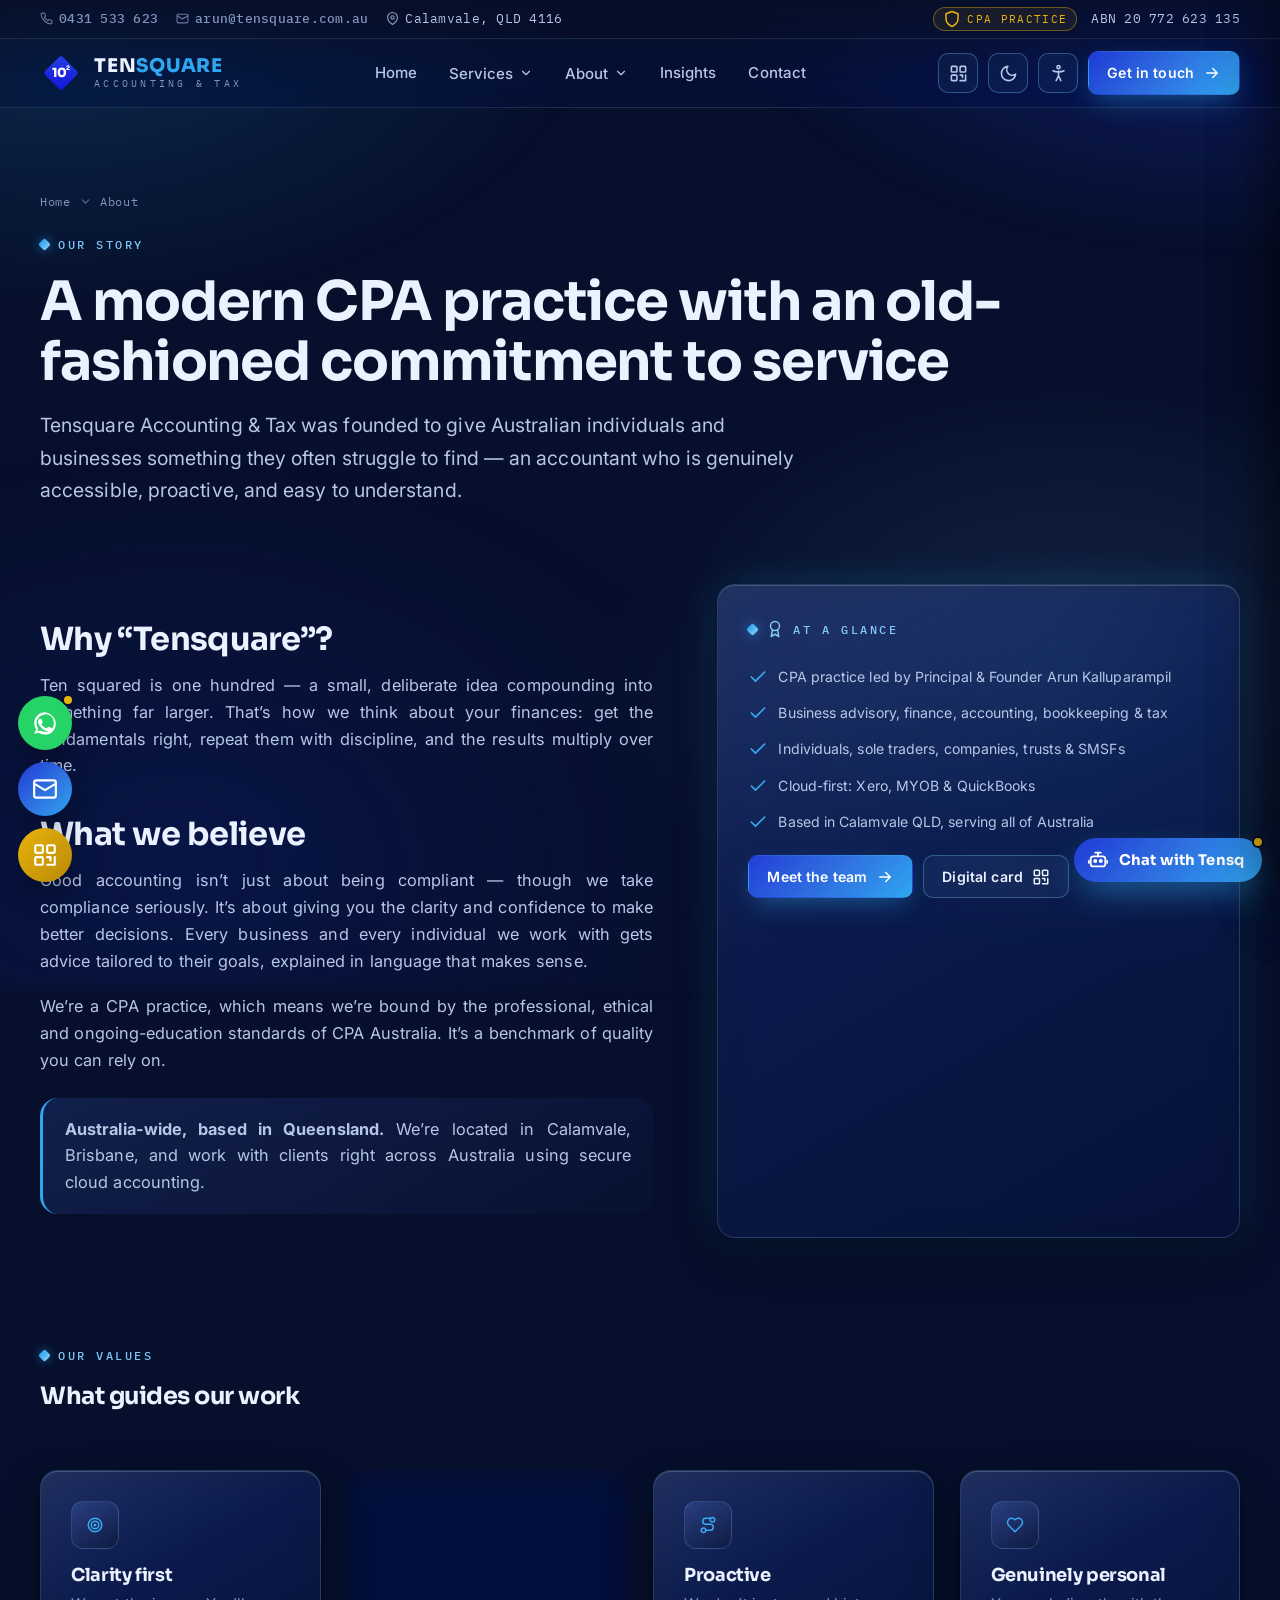
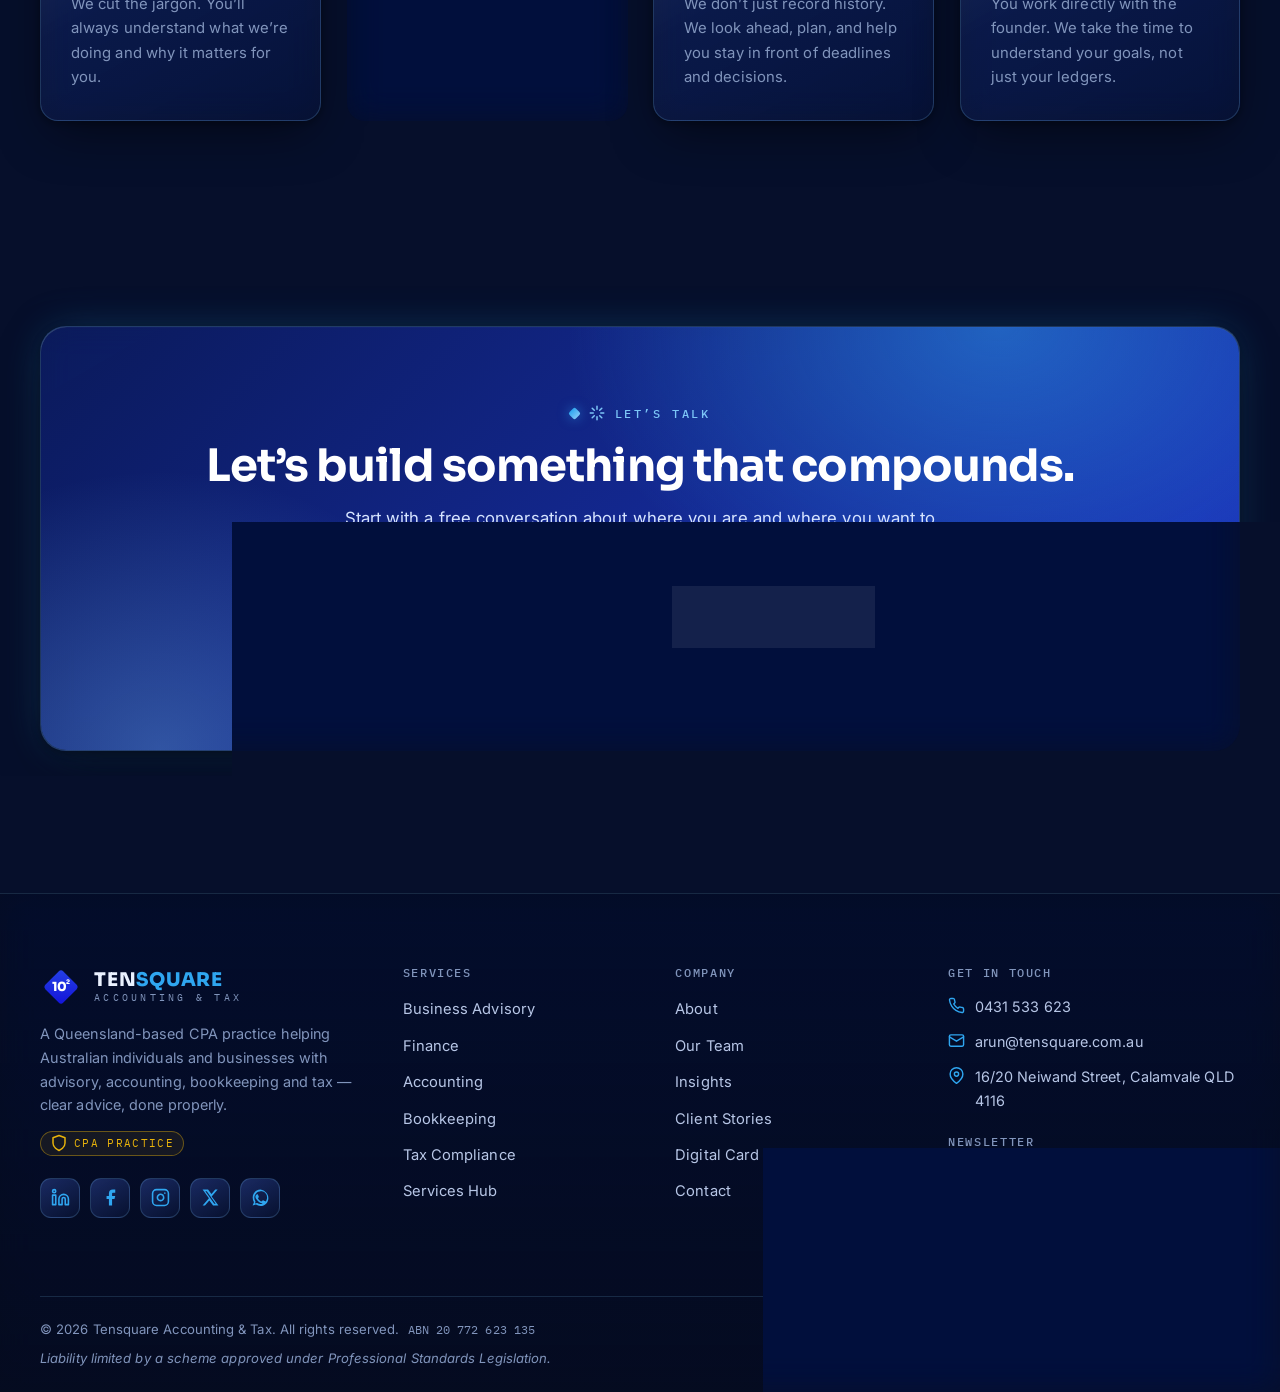
<file: about.html>
<!DOCTYPE html>
<html lang="en-AU" data-theme="dark">
<head>
<meta charset="utf-8">
<meta name="viewport" content="width=device-width, initial-scale=1">
<title>About | Tensquare Accounting &amp; Tax</title>
<meta name="description" content="Tensquare Accounting & Tax is a Queensland-based CPA practice founded by Arun Kalluparampil, serving individuals and businesses across Australia with clear, proactive advice.">
<meta name="theme-color" content="#060F2B">
<link rel="canonical" href="https://tensquare.com.au/about.html">
<link rel="icon" href="data:image/svg+xml,%3Csvg xmlns='http://www.w3.org/2000/svg' viewBox='0 0 100 100'%3E%3Crect x='20' y='20' width='60' height='60' rx='8' transform='rotate(45 50 50)' fill='%231A1AE0'/%3E%3Ctext x='46' y='60' text-anchor='middle' font-family='sans-serif' font-weight='800' font-size='30' fill='white'%3E10%3C/text%3E%3Ctext x='66' y='42' text-anchor='middle' font-family='sans-serif' font-weight='800' font-size='15' fill='white'%3E2%3C/text%3E%3C/svg%3E">
<meta property="og:type" content="website">
<meta property="og:title" content="About | Tensquare Accounting &amp; Tax">
<meta property="og:description" content="Tensquare Accounting & Tax is a Queensland-based CPA practice founded by Arun Kalluparampil, serving individuals and businesses across Australia with clear, proactive advice.">
<meta property="og:url" content="https://tensquare.com.au/about.html">
<meta property="og:site_name" content="Tensquare Accounting & Tax">
<meta name="twitter:card" content="summary_large_image">
<link rel="preconnect" href="https://fonts.googleapis.com">
<link rel="preconnect" href="https://fonts.gstatic.com" crossorigin>
<link href="https://fonts.googleapis.com/css2?family=Sora:wght@500;600;700;800&family=Inter:wght@400;500;600;700&family=IBM+Plex+Mono:wght@400;500&display=swap" rel="stylesheet">
<link rel="stylesheet" href="shared.css?v=2">
<script>(function(){try{var t=localStorage.getItem('tsq-theme')||'dark';document.documentElement.setAttribute('data-theme',t);var fs=localStorage.getItem('tsq-fs');if(fs)document.documentElement.style.setProperty('--a11y-fs',fs);['gray','underline','motion'].forEach(function(k){if(localStorage.getItem('tsq-a11y-'+k)==='1')document.documentElement.classList.add('a11y-'+k);});}catch(e){}})();</script>

</head>
<body>
<a href="#maincontent" class="skip">Skip to content</a>
<header class="nav">
  <div class="topbar">
    <div class="wrap">
      <div class="tb-left">
        <a class="tb-item" href="tel:0431533623"><svg class="" width="18" height="18" viewBox="0 0 24 24" fill="none" stroke="currentColor" stroke-width="2" stroke-linecap="round" stroke-linejoin="round" aria-hidden="true"><path d="M22 16.92v3a2 2 0 0 1-2.18 2 19.79 19.79 0 0 1-8.63-3.07 19.5 19.5 0 0 1-6-6 19.79 19.79 0 0 1-3.07-8.67A2 2 0 0 1 4.11 2h3a2 2 0 0 1 2 1.72c.13.96.36 1.9.7 2.81a2 2 0 0 1-.45 2.11L8.09 9.91a16 16 0 0 0 6 6l1.27-1.27a2 2 0 0 1 2.11-.45c.91.34 1.85.57 2.81.7A2 2 0 0 1 22 16.92z"/></svg>0431 533 623</a>
        <a class="tb-item hide-sm" href="mailto:arun@tensquare.com.au"><svg class="" width="18" height="18" viewBox="0 0 24 24" fill="none" stroke="currentColor" stroke-width="2" stroke-linecap="round" stroke-linejoin="round" aria-hidden="true"><rect x="2" y="4" width="20" height="16" rx="2"/><path d="m22 7-10 6L2 7"/></svg>arun@tensquare.com.au</a>
        <span class="tb-item hide-sm"><svg class="" width="18" height="18" viewBox="0 0 24 24" fill="none" stroke="currentColor" stroke-width="2" stroke-linecap="round" stroke-linejoin="round" aria-hidden="true"><path d="M21 10c0 7-9 13-9 13s-9-6-9-13a9 9 0 0 1 18 0z"/><circle cx="12" cy="10" r="3"/></svg>Calamvale, QLD 4116</span>
      </div>
      <div class="tb-right">
        <span class="cpa-chip"><svg class="" width="18" height="18" viewBox="0 0 24 24" fill="none" stroke="currentColor" stroke-width="2" stroke-linecap="round" stroke-linejoin="round" aria-hidden="true"><path d="M12 22s8-4 8-10V5l-8-3-8 3v7c0 6 8 10 8 10z"/></svg> CPA Practice</span>
        <span class="tb-item hide-sm">ABN 20 772 623 135</span>
      </div>
    </div>
  </div>
  <div class="navbar">
    <div class="wrap">
      <a class="brand" href="index.html" aria-label="Tensquare Accounting & Tax home">
        <svg class="mark" viewBox="0 0 100 100" role="img" aria-label="Tensquare mark">
  <defs>
    <linearGradient id="tsq" x1="0" y1="0" x2="1" y2="1">
      <stop offset="0" stop-color="var(--logo-diamond-1)"/>
      <stop offset="1" stop-color="var(--logo-diamond-2)"/>
    </linearGradient>
  </defs>
  <rect x="20" y="20" width="60" height="60" rx="8" transform="rotate(45 50 50)" fill="url(#tsq)"/>
  <g fill="var(--logo-glyph)">
    <text x="46" y="60" text-anchor="middle" font-family="Sora, sans-serif" font-weight="800" font-size="30" letter-spacing="-1">10</text>
    <text x="66" y="42" text-anchor="middle" font-family="Sora, sans-serif" font-weight="800" font-size="15">2</text>
  </g>
</svg>
        <span class="word"><span class="t1">TEN<b>SQUARE</b></span><span class="t2">Accounting &amp; Tax</span></span>
      </a>
      <nav aria-label="Primary">
        <ul class="menu">
          <li><a href="index.html">Home</a></li>
          <li class="has-drop"><button class="navlink" aria-haspopup="true">Services <svg class="chev" width="18" height="18" viewBox="0 0 24 24" fill="none" stroke="currentColor" stroke-width="2" stroke-linecap="round" stroke-linejoin="round" aria-hidden="true"><path d="M6 9l6 6 6-6"/></svg></button>
            <div class="dropdown"><a href="services.html#advisory"><span class="di"><svg class="" width="18" height="18" viewBox="0 0 24 24" fill="none" stroke="currentColor" stroke-width="2" stroke-linecap="round" stroke-linejoin="round" aria-hidden="true"><path d="M3 3v18h18"/><path d="m19 9-5 5-4-4-4 4"/></svg></span><span><span class="dt">Business Advisory</span><span class="dd">Strategy, structure &amp; growth</span></span></a><a href="services.html#finance"><span class="di"><svg class="" width="18" height="18" viewBox="0 0 24 24" fill="none" stroke="currentColor" stroke-width="2" stroke-linecap="round" stroke-linejoin="round" aria-hidden="true"><path d="M12 1v22M17 5H9.5a3.5 3.5 0 0 0 0 7h5a3.5 3.5 0 0 1 0 7H6"/></svg></span><span><span class="dt">Finance</span><span class="dd">Cash flow, forecasting &amp; CFO support</span></span></a><a href="services.html#accounting"><span class="di"><svg class="" width="18" height="18" viewBox="0 0 24 24" fill="none" stroke="currentColor" stroke-width="2" stroke-linecap="round" stroke-linejoin="round" aria-hidden="true"><rect x="4" y="2" width="16" height="20" rx="2"/><path d="M8 6h8M8 10h8M8 14h5"/></svg></span><span><span class="dt">Accounting</span><span class="dd">Year-end accounts &amp; financials</span></span></a><a href="services.html#bookkeeping"><span class="di"><svg class="" width="18" height="18" viewBox="0 0 24 24" fill="none" stroke="currentColor" stroke-width="2" stroke-linecap="round" stroke-linejoin="round" aria-hidden="true"><path d="M4 19.5A2.5 2.5 0 0 1 6.5 17H20"/><path d="M6.5 2H20v20H6.5A2.5 2.5 0 0 1 4 19.5v-15A2.5 2.5 0 0 1 6.5 2z"/></svg></span><span><span class="dt">Bookkeeping</span><span class="dd">BAS, payroll &amp; day-to-day books</span></span></a><a href="services.html#tax"><span class="di"><svg class="" width="18" height="18" viewBox="0 0 24 24" fill="none" stroke="currentColor" stroke-width="2" stroke-linecap="round" stroke-linejoin="round" aria-hidden="true"><path d="M3 9h18M9 21V9"/><rect x="3" y="3" width="18" height="18" rx="2"/></svg></span><span><span class="dt">Tax Compliance</span><span class="dd">Returns, planning &amp; ATO matters</span></span></a><a href="services.html"><span class="di"><svg class="" width="18" height="18" viewBox="0 0 24 24" fill="none" stroke="currentColor" stroke-width="2" stroke-linecap="round" stroke-linejoin="round" aria-hidden="true"><circle cx="12" cy="12" r="10"/><path d="M2 12h20M12 2a15 15 0 0 1 0 20 15 15 0 0 1 0-20z"/></svg></span><span><span class="dt">All Services &amp; Hub</span><span class="dd">Full services overview</span></span></a></div></li>
          <li class="has-drop"><button class="navlink" aria-haspopup="true">About <svg class="chev" width="18" height="18" viewBox="0 0 24 24" fill="none" stroke="currentColor" stroke-width="2" stroke-linecap="round" stroke-linejoin="round" aria-hidden="true"><path d="M6 9l6 6 6-6"/></svg></button>
            <div class="dropdown"><a href="about.html"><span class="di"><svg class="" width="18" height="18" viewBox="0 0 24 24" fill="none" stroke="currentColor" stroke-width="2" stroke-linecap="round" stroke-linejoin="round" aria-hidden="true"><circle cx="12" cy="12" r="10"/><path d="M12 16v-4M12 8h.01"/></svg></span><span><span class="dt">Our Story</span><span class="dd">About the practice</span></span></a><a href="team.html"><span class="di"><svg class="" width="18" height="18" viewBox="0 0 24 24" fill="none" stroke="currentColor" stroke-width="2" stroke-linecap="round" stroke-linejoin="round" aria-hidden="true"><path d="M17 21v-2a4 4 0 0 0-4-4H5a4 4 0 0 0-4 4v2"/><circle cx="9" cy="7" r="4"/><path d="M23 21v-2a4 4 0 0 0-3-3.87M16 3.13a4 4 0 0 1 0 7.75"/></svg></span><span><span class="dt">Our Team</span><span class="dd">Founder &amp; professionals</span></span></a><a href="testimonials.html"><span class="di"><svg class="" width="18" height="18" viewBox="0 0 24 24" fill="currentColor" stroke="none" aria-hidden="true"><path d="M12 2l3.09 6.26L22 9.27l-5 4.87 1.18 6.88L12 17.77l-6.18 3.25L7 14.14 2 9.27l6.91-1.01L12 2z"/></svg></span><span><span class="dt">Client Stories</span><span class="dd">Testimonials</span></span></a></div></li>
          <li><a href="insights.html">Insights</a></li>
          <li><a href="contact.html">Contact</a></li>
        </ul>
      </nav>
      <div class="nav-cta">
        <a href="business-card.html" class="icon-btn desk-only" title="Digital business card" aria-label="Digital business card"><svg class="" width="18" height="18" viewBox="0 0 24 24" fill="none" stroke="currentColor" stroke-width="2" stroke-linecap="round" stroke-linejoin="round" aria-hidden="true"><rect x="3" y="3" width="7" height="7" rx="1"/><rect x="14" y="3" width="7" height="7" rx="1"/><rect x="3" y="14" width="7" height="7" rx="1"/><path d="M14 14h3v3M21 14v7h-7"/></svg></a>
        <button class="icon-btn" id="themeToggle" title="Toggle light / dark" aria-label="Toggle light or dark theme"><svg class="" width="18" height="18" viewBox="0 0 24 24" fill="none" stroke="currentColor" stroke-width="2" stroke-linecap="round" stroke-linejoin="round" aria-hidden="true"><path d="M21 12.8A9 9 0 1 1 11.2 3a7 7 0 0 0 9.8 9.8z"/></svg></button>
        <button class="icon-btn" id="a11yToggle" title="Accessibility options" aria-label="Open accessibility options"><svg class="" width="18" height="18" viewBox="0 0 24 24" fill="none" stroke="currentColor" stroke-width="2" stroke-linecap="round" stroke-linejoin="round" aria-hidden="true"><circle cx="12" cy="4" r="2"/><path d="M19 8.5c-2 1-4.5 1.5-7 1.5s-5-.5-7-1.5M12 9v6M9 21l3-6 3 6"/></svg></button>
        <a href="contact.html" class="btn btn-primary btn-sm desk-only">Get in touch <svg class="" width="18" height="18" viewBox="0 0 24 24" fill="none" stroke="currentColor" stroke-width="2" stroke-linecap="round" stroke-linejoin="round" aria-hidden="true"><path d="M5 12h14M13 6l6 6-6 6"/></svg></a>
        <button class="icon-btn hamburger" id="hamburger" aria-label="Open menu" aria-expanded="false"><svg class="" width="18" height="18" viewBox="0 0 24 24" fill="none" stroke="currentColor" stroke-width="2" stroke-linecap="round" stroke-linejoin="round" aria-hidden="true"><path d="M3 6h18M3 12h18M3 18h18"/></svg></button>
      </div>
    </div>
  </div>
</header>

<div class="scrim" id="scrim"></div>
<aside class="mobile-menu" id="mobileMenu" aria-label="Mobile menu">
  <div class="mm-head">
    <span class="word"><span class="t1" style="color:var(--head);font-family:var(--font-d);font-weight:800;letter-spacing:.04em">TEN<b style="color:var(--azure)">SQUARE</b></span></span>
    <button class="icon-btn" id="mmClose" aria-label="Close menu"><svg class="" width="18" height="18" viewBox="0 0 24 24" fill="currentColor" stroke="none" aria-hidden="true"><path d="M18 2h3l-7.5 8.6L22 22h-6.8l-4.7-6.1L5 22H2l8-9.2L2 2h6.9l4.3 5.7L18 2zm-1.2 18h1.7L7.3 4H5.5l11.3 16z"/></svg></button>
  </div>
  <a href="index.html">Home</a>
  <div class="mm-group"><div style="padding:13px 12px;color:var(--muted);font-family:var(--font-m);font-size:.74rem;letter-spacing:.12em;text-transform:uppercase">Services</div>
    <div class="mm-sub"><a href="services.html#advisory">Business Advisory</a><a href="services.html#finance">Finance</a><a href="services.html#accounting">Accounting</a><a href="services.html#bookkeeping">Bookkeeping</a><a href="services.html#tax">Tax Compliance</a><a href="services.html">All Services &amp; Hub</a></div></div>
  <div class="mm-group"><div style="padding:13px 12px;color:var(--muted);font-family:var(--font-m);font-size:.74rem;letter-spacing:.12em;text-transform:uppercase">About</div>
    <div class="mm-sub"><a href="about.html">Our Story</a><a href="team.html">Our Team</a><a href="testimonials.html">Client Stories</a></div></div>
  <a href="insights.html">Insights</a>
  <a href="contact.html">Contact</a>
  <a href="business-card.html">Digital Business Card</a>
  <a href="contact.html" class="btn btn-primary btn-block" style="margin-top:16px">Get in touch <svg class="" width="18" height="18" viewBox="0 0 24 24" fill="none" stroke="currentColor" stroke-width="2" stroke-linecap="round" stroke-linejoin="round" aria-hidden="true"><path d="M5 12h14M13 6l6 6-6 6"/></svg></a>
</aside>

<aside class="a11y-panel" id="a11yPanel" aria-label="Accessibility options">
  <div class="mm-head"><div><h3>Accessibility</h3></div><button class="icon-btn" id="a11yClose" aria-label="Close accessibility panel"><svg class="" width="18" height="18" viewBox="0 0 24 24" fill="currentColor" stroke="none" aria-hidden="true"><path d="M18 2h3l-7.5 8.6L22 22h-6.8l-4.7-6.1L5 22H2l8-9.2L2 2h6.9l4.3 5.7L18 2zm-1.2 18h1.7L7.3 4H5.5l11.3 16z"/></svg></button></div>
  <p class="sub">Adjust the site for comfort. Your choices are remembered on this device.</p>
  <div class="a11y-row"><div><div class="lab">Text size</div><div class="desc">Scale all text (90&ndash;140%)</div></div>
    <div class="a11y-ctrl"><button id="fsMinus" aria-label="Decrease text size">A&minus;</button><button id="fsPlus" aria-label="Increase text size">A+</button></div></div>
  <div class="a11y-row"><div><div class="lab">Grayscale</div><div class="desc">Remove colour</div></div><button class="switch" id="swGray" role="switch" aria-checked="false" aria-label="Toggle grayscale"></button></div>
  <div class="a11y-row"><div><div class="lab">Underline links</div><div class="desc">Underline every link</div></div><button class="switch" id="swUnder" role="switch" aria-checked="false" aria-label="Toggle underline links"></button></div>
  <div class="a11y-row"><div><div class="lab">Reduce motion</div><div class="desc">Stop animations</div></div><button class="switch" id="swMotion" role="switch" aria-checked="false" aria-label="Toggle reduce motion"></button></div>
  <button class="btn btn-ghost btn-block" id="a11yReset" style="margin-top:18px">Reset all</button>
</aside>

<main id="maincontent">

<section class="page-hero">
  <div class="wrap">
    <div class="crumbs"><a href="index.html">Home</a> <svg class="" width="18" height="18" viewBox="0 0 24 24" fill="none" stroke="currentColor" stroke-width="2" stroke-linecap="round" stroke-linejoin="round" aria-hidden="true"><path d="M6 9l6 6 6-6"/></svg> <span>About</span></div>
    <span class="eyebrow">Our Story</span>
    <h1 style="font-size:clamp(2rem,5vw,3.4rem);letter-spacing:-.02em;margin-bottom:16px">A modern CPA practice with an old-fashioned commitment to service</h1>
    <p class="lead" style="max-width:760px">Tensquare Accounting &amp; Tax was founded to give Australian individuals and businesses something they often struggle to find &mdash; an accountant who is genuinely accessible, proactive, and easy to understand.</p>
  </div>
</section>

<section class="section" style="padding-top:clamp(24px,4vw,48px)">
  <div class="wrap">
    <div class="hero-grid" style="align-items:start">
      <div class="prose justify" style="margin:0">
        <h2>Why &ldquo;Tensquare&rdquo;?</h2>
        <p>Ten squared is one hundred &mdash; a small, deliberate idea compounding into something far larger. That&rsquo;s how we think about your finances: get the fundamentals right, repeat them with discipline, and the results multiply over time.</p>
        <h2>What we believe</h2>
        <p>Good accounting isn&rsquo;t just about being compliant &mdash; though we take compliance seriously. It&rsquo;s about giving you the clarity and confidence to make better decisions. Every business and every individual we work with gets advice tailored to their goals, explained in language that makes sense.</p>
        <p>We&rsquo;re a CPA practice, which means we&rsquo;re bound by the professional, ethical and ongoing-education standards of CPA Australia. It&rsquo;s a benchmark of quality you can rely on.</p>
        <div class="callout"><p><strong>Australia-wide, based in Queensland.</strong> We&rsquo;re located in Calamvale, Brisbane, and work with clients right across Australia using secure cloud accounting.</p></div>
      </div>
      <div class="card glass glow">
        <span class="eyebrow"><svg class="" width="18" height="18" viewBox="0 0 24 24" fill="none" stroke="currentColor" stroke-width="2" stroke-linecap="round" stroke-linejoin="round" aria-hidden="true"><circle cx="12" cy="8" r="6"/><path d="M15.5 13.5 17 22l-5-3-5 3 1.5-8.5"/></svg> At a glance</span>
        <div class="ticks" style="margin-top:8px">
          <div class="checkrow"><svg class="" width="18" height="18" viewBox="0 0 24 24" fill="none" stroke="currentColor" stroke-width="2" stroke-linecap="round" stroke-linejoin="round" aria-hidden="true"><path d="M20 6 9 17l-5-5"/></svg><span>CPA practice led by Principal &amp; Founder Arun Kalluparampil</span></div>
          <div class="checkrow"><svg class="" width="18" height="18" viewBox="0 0 24 24" fill="none" stroke="currentColor" stroke-width="2" stroke-linecap="round" stroke-linejoin="round" aria-hidden="true"><path d="M20 6 9 17l-5-5"/></svg><span>Business advisory, finance, accounting, bookkeeping &amp; tax</span></div>
          <div class="checkrow"><svg class="" width="18" height="18" viewBox="0 0 24 24" fill="none" stroke="currentColor" stroke-width="2" stroke-linecap="round" stroke-linejoin="round" aria-hidden="true"><path d="M20 6 9 17l-5-5"/></svg><span>Individuals, sole traders, companies, trusts &amp; SMSFs</span></div>
          <div class="checkrow"><svg class="" width="18" height="18" viewBox="0 0 24 24" fill="none" stroke="currentColor" stroke-width="2" stroke-linecap="round" stroke-linejoin="round" aria-hidden="true"><path d="M20 6 9 17l-5-5"/></svg><span>Cloud-first: Xero, MYOB &amp; QuickBooks</span></div>
          <div class="checkrow"><svg class="" width="18" height="18" viewBox="0 0 24 24" fill="none" stroke="currentColor" stroke-width="2" stroke-linecap="round" stroke-linejoin="round" aria-hidden="true"><path d="M20 6 9 17l-5-5"/></svg><span>Based in Calamvale QLD, serving all of Australia</span></div>
        </div>
        <div class="pill-row" style="margin-top:22px"><a href="team.html" class="btn btn-primary btn-sm">Meet the team <svg class="" width="18" height="18" viewBox="0 0 24 24" fill="none" stroke="currentColor" stroke-width="2" stroke-linecap="round" stroke-linejoin="round" aria-hidden="true"><path d="M5 12h14M13 6l6 6-6 6"/></svg></a><a href="business-card.html" class="btn btn-ghost btn-sm">Digital card <svg class="" width="18" height="18" viewBox="0 0 24 24" fill="none" stroke="currentColor" stroke-width="2" stroke-linecap="round" stroke-linejoin="round" aria-hidden="true"><rect x="3" y="3" width="7" height="7" rx="1"/><rect x="14" y="3" width="7" height="7" rx="1"/><rect x="3" y="14" width="7" height="7" rx="1"/><path d="M14 14h3v3M21 14v7h-7"/></svg></a></div>
      </div>
    </div>
  </div>
</section>

<section class="section" style="padding-top:0">
  <div class="wrap">
    <div class="section-head"><span class="eyebrow">Our values</span><h2>What guides our work</h2></div>
    <div class="grid g4"><div class="card glass">
  <span class="di" style="width:48px;height:48px;border-radius:12px;display:grid;place-items:center;color:var(--azure);background:var(--glass-bg-strong);border:1px solid var(--glass-stroke);margin-bottom:16px"><svg class="" width="18" height="18" viewBox="0 0 24 24" fill="none" stroke="currentColor" stroke-width="2" stroke-linecap="round" stroke-linejoin="round" aria-hidden="true"><circle cx="12" cy="12" r="9"/><circle cx="12" cy="12" r="5"/><circle cx="12" cy="12" r="1"/></svg></span>
  <h3 style="font-size:1.12rem;margin-bottom:7px">Clarity first</h3><p style="color:var(--muted);font-size:.93rem">We cut the jargon. You&rsquo;ll always understand what we&rsquo;re doing and why it matters for you.</p>
</div><div class="card glass">
  <span class="di" style="width:48px;height:48px;border-radius:12px;display:grid;place-items:center;color:var(--azure);background:var(--glass-bg-strong);border:1px solid var(--glass-stroke);margin-bottom:16px"><svg class="" width="18" height="18" viewBox="0 0 24 24" fill="none" stroke="currentColor" stroke-width="2" stroke-linecap="round" stroke-linejoin="round" aria-hidden="true"><path d="M12 22s8-4 8-10V5l-8-3-8 3v7c0 6 8 10 8 10z"/></svg></span>
  <h3 style="font-size:1.12rem;margin-bottom:7px">Integrity</h3><p style="color:var(--muted);font-size:.93rem">As a CPA practice we&rsquo;re held to strict professional and ethical standards &mdash; and we hold ourselves to more.</p>
</div><div class="card glass">
  <span class="di" style="width:48px;height:48px;border-radius:12px;display:grid;place-items:center;color:var(--azure);background:var(--glass-bg-strong);border:1px solid var(--glass-stroke);margin-bottom:16px"><svg class="" width="18" height="18" viewBox="0 0 24 24" fill="none" stroke="currentColor" stroke-width="2" stroke-linecap="round" stroke-linejoin="round" aria-hidden="true"><circle cx="6" cy="19" r="3"/><circle cx="18" cy="5" r="3"/><path d="M9 19h6a4 4 0 0 0 0-8H9a4 4 0 0 1 0-8h6"/></svg></span>
  <h3 style="font-size:1.12rem;margin-bottom:7px">Proactive</h3><p style="color:var(--muted);font-size:.93rem">We don&rsquo;t just record history. We look ahead, plan, and help you stay in front of deadlines and decisions.</p>
</div><div class="card glass">
  <span class="di" style="width:48px;height:48px;border-radius:12px;display:grid;place-items:center;color:var(--azure);background:var(--glass-bg-strong);border:1px solid var(--glass-stroke);margin-bottom:16px"><svg class="" width="18" height="18" viewBox="0 0 24 24" fill="none" stroke="currentColor" stroke-width="2" stroke-linecap="round" stroke-linejoin="round" aria-hidden="true"><path d="M19 14c1.49-1.46 3-3.21 3-5.5A5.5 5.5 0 0 0 16.5 3c-1.76 0-3 .5-4.5 2-1.5-1.5-2.74-2-4.5-2A5.5 5.5 0 0 0 2 8.5c0 2.29 1.51 4.04 3 5.5l7 7Z"/></svg></span>
  <h3 style="font-size:1.12rem;margin-bottom:7px">Genuinely personal</h3><p style="color:var(--muted);font-size:.93rem">You work directly with the founder. We take the time to understand your goals, not just your ledgers.</p>
</div></div>
  </div>
</section>


<section class="section">
  <div class="wrap">
    <div class="cta-band glass glow">
      <span class="eyebrow" style="justify-content:center"><svg class="" width="18" height="18" viewBox="0 0 24 24" fill="none" stroke="currentColor" stroke-width="2" stroke-linecap="round" stroke-linejoin="round" aria-hidden="true"><path d="M12 3v4M12 17v4M3 12h4M17 12h4M5.6 5.6l2.8 2.8M15.6 15.6l2.8 2.8M18.4 5.6l-2.8 2.8M8.4 15.6l-2.8 2.8"/></svg> Let&rsquo;s talk</span>
      <h2 style="font-size:clamp(1.8rem,4vw,2.8rem);margin-bottom:14px">Let&rsquo;s build something that compounds.</h2>
      <p class="kicker" style="max-width:620px;margin:0 auto 26px">Start with a free conversation about where you are and where you want to be.</p>
      <div class="hero-cta" style="justify-content:center"><a href="contact.html" class="btn btn-primary btn-lg">Book a consultation <svg class="" width="18" height="18" viewBox="0 0 24 24" fill="none" stroke="currentColor" stroke-width="2" stroke-linecap="round" stroke-linejoin="round" aria-hidden="true"><path d="M5 12h14M13 6l6 6-6 6"/></svg></a><a href="services.html" class="btn btn-ghost btn-lg">Explore services</a></div>
    </div>
  </div>
</section>

</main>

<footer class="site">
  <div class="wrap">
    <div class="footer-main">
      <div class="f-about">
        <a class="brand" href="index.html" aria-label="Tensquare Accounting & Tax home"><svg class="mark" viewBox="0 0 100 100" role="img" aria-label="Tensquare mark">
  <defs>
    <linearGradient id="tsq" x1="0" y1="0" x2="1" y2="1">
      <stop offset="0" stop-color="var(--logo-diamond-1)"/>
      <stop offset="1" stop-color="var(--logo-diamond-2)"/>
    </linearGradient>
  </defs>
  <rect x="20" y="20" width="60" height="60" rx="8" transform="rotate(45 50 50)" fill="url(#tsq)"/>
  <g fill="var(--logo-glyph)">
    <text x="46" y="60" text-anchor="middle" font-family="Sora, sans-serif" font-weight="800" font-size="30" letter-spacing="-1">10</text>
    <text x="66" y="42" text-anchor="middle" font-family="Sora, sans-serif" font-weight="800" font-size="15">2</text>
  </g>
</svg>
          <span class="word"><span class="t1">TEN<b>SQUARE</b></span><span class="t2">Accounting &amp; Tax</span></span></a>
        <p>A Queensland-based CPA practice helping Australian individuals and businesses with advisory, accounting, bookkeeping and tax &mdash; clear advice, done properly.</p>
        <span class="cpa-chip"><svg class="" width="18" height="18" viewBox="0 0 24 24" fill="none" stroke="currentColor" stroke-width="2" stroke-linecap="round" stroke-linejoin="round" aria-hidden="true"><path d="M12 22s8-4 8-10V5l-8-3-8 3v7c0 6 8 10 8 10z"/></svg> CPA Practice</span>
        <div class="socials" aria-label="Social media">
          <a href="https://www.linkedin.com/company/tensquare-accounting-tax" target="_blank" rel="noopener" aria-label="LinkedIn" title="LinkedIn"><svg class="" width="18" height="18" viewBox="0 0 24 24" fill="none" stroke="currentColor" stroke-width="2" stroke-linecap="round" stroke-linejoin="round" aria-hidden="true"><path d="M16 8a6 6 0 0 1 6 6v7h-4v-7a2 2 0 0 0-4 0v7h-4v-7a6 6 0 0 1 6-6z"/><rect x="2" y="9" width="4" height="12"/><circle cx="4" cy="4" r="2"/></svg></a>
          <a href="https://www.facebook.com/tensquareaccounting" target="_blank" rel="noopener" aria-label="Facebook" title="Facebook"><svg class="" width="18" height="18" viewBox="0 0 24 24" fill="currentColor" stroke="none" aria-hidden="true"><path d="M18 2h-3a5 5 0 0 0-5 5v3H7v4h3v8h4v-8h3l1-4h-4V7a1 1 0 0 1 1-1h3z"/></svg></a>
          <a href="https://www.instagram.com/tensquareaccounting" target="_blank" rel="noopener" aria-label="Instagram" title="Instagram"><svg class="" width="18" height="18" viewBox="0 0 24 24" fill="none" stroke="currentColor" stroke-width="2" stroke-linecap="round" stroke-linejoin="round" aria-hidden="true"><rect x="2" y="2" width="20" height="20" rx="5"/><path d="M16 11.37A4 4 0 1 1 12.63 8 4 4 0 0 1 16 11.37z"/><line x1="17.5" y1="6.5" x2="17.51" y2="6.5"/></svg></a>
          <a href="https://x.com/tensquare_au" target="_blank" rel="noopener" aria-label="X (Twitter)" title="X (Twitter)"><svg class="" width="18" height="18" viewBox="0 0 24 24" fill="currentColor" stroke="none" aria-hidden="true"><path d="M18 2h3l-7.5 8.6L22 22h-6.8l-4.7-6.1L5 22H2l8-9.2L2 2h6.9l4.3 5.7L18 2zm-1.2 18h1.7L7.3 4H5.5l11.3 16z"/></svg></a>
          <a href="https://wa.me/61431533623" target="_blank" rel="noopener" aria-label="WhatsApp" title="WhatsApp"><svg class="" width="18" height="18" viewBox="0 0 24 24" fill="currentColor" stroke="none" aria-hidden="true"><path d="M12.04 2C6.58 2 2.13 6.45 2.13 11.91c0 2.1.55 4.15 1.6 5.96L2 22l4.25-1.11a9.9 9.9 0 0 0 5.78 1.84h.01c5.46 0 9.91-4.45 9.91-9.91 0-2.65-1.03-5.14-2.9-7.01A9.82 9.82 0 0 0 12.04 2Zm0 1.67c2.2 0 4.27.86 5.83 2.42a8.2 8.2 0 0 1 2.42 5.82c0 4.54-3.7 8.24-8.24 8.24h-.01a8.2 8.2 0 0 1-4.19-1.15l-.3-.18-2.52.66.67-2.46-.2-.31a8.22 8.22 0 0 1-1.26-4.38c0-4.54 3.7-8.24 8.25-8.24Zm-4.51 4.4c-.21 0-.55.08-.84.39-.29.31-1.1 1.08-1.1 2.63 0 1.55 1.13 3.05 1.29 3.26.16.21 2.22 3.39 5.38 4.62 2.63 1.04 3.16.83 3.73.78.57-.05 1.84-.75 2.1-1.48.26-.73.26-1.35.18-1.48-.08-.13-.29-.21-.6-.37-.31-.16-1.84-.91-2.13-1.01-.29-.1-.5-.16-.71.16-.21.31-.81 1.01-.99 1.22-.18.21-.37.23-.68.08-.31-.16-1.31-.48-2.5-1.54-.92-.82-1.54-1.84-1.72-2.15-.18-.31-.02-.48.13-.63.14-.14.31-.37.47-.55.16-.18.21-.31.31-.52.1-.21.05-.39-.03-.55-.08-.16-.71-1.71-.98-2.34-.26-.62-.52-.53-.71-.54l-.6-.01Z"/></svg></a>
        </div>
      </div>
      <div><h4>Services</h4><ul><li><a href="services.html#advisory">Business Advisory</a></li><li><a href="services.html#finance">Finance</a></li><li><a href="services.html#accounting">Accounting</a></li><li><a href="services.html#bookkeeping">Bookkeeping</a></li><li><a href="services.html#tax">Tax Compliance</a></li><li><a href="services.html">Services Hub</a></li></ul></div>
      <div><h4>Company</h4><ul>
        <li><a href="about.html">About</a></li>
        <li><a href="team.html">Our Team</a></li>
        <li><a href="insights.html">Insights</a></li>
        <li><a href="testimonials.html">Client Stories</a></li>
        <li><a href="business-card.html">Digital Card</a></li>
        <li><a href="contact.html">Contact</a></li>
      </ul></div>
      <div>
        <h4>Get in touch</h4>
        <div class="f-contact">
          <a href="tel:0431533623"><svg class="" width="18" height="18" viewBox="0 0 24 24" fill="none" stroke="currentColor" stroke-width="2" stroke-linecap="round" stroke-linejoin="round" aria-hidden="true"><path d="M22 16.92v3a2 2 0 0 1-2.18 2 19.79 19.79 0 0 1-8.63-3.07 19.5 19.5 0 0 1-6-6 19.79 19.79 0 0 1-3.07-8.67A2 2 0 0 1 4.11 2h3a2 2 0 0 1 2 1.72c.13.96.36 1.9.7 2.81a2 2 0 0 1-.45 2.11L8.09 9.91a16 16 0 0 0 6 6l1.27-1.27a2 2 0 0 1 2.11-.45c.91.34 1.85.57 2.81.7A2 2 0 0 1 22 16.92z"/></svg><span>0431 533 623</span></a>
          <a href="mailto:arun@tensquare.com.au"><svg class="" width="18" height="18" viewBox="0 0 24 24" fill="none" stroke="currentColor" stroke-width="2" stroke-linecap="round" stroke-linejoin="round" aria-hidden="true"><rect x="2" y="4" width="20" height="16" rx="2"/><path d="m22 7-10 6L2 7"/></svg><span>arun@tensquare.com.au</span></a>
          <a href="https://www.google.com/maps/search/?api=1&amp;query=16/20+Neiwand+Street,+Calamvale+QLD+4116" target="_blank" rel="noopener"><svg class="" width="18" height="18" viewBox="0 0 24 24" fill="none" stroke="currentColor" stroke-width="2" stroke-linecap="round" stroke-linejoin="round" aria-hidden="true"><path d="M21 10c0 7-9 13-9 13s-9-6-9-13a9 9 0 0 1 18 0z"/><circle cx="12" cy="10" r="3"/></svg><span>16/20 Neiwand Street, Calamvale QLD 4116</span></a>
        </div>
        <h4 style="margin-top:22px">Newsletter</h4>
        <p style="font-size:.86rem;color:var(--muted);margin-bottom:6px">Occasional Australian tax &amp; business updates.</p>
        <form class="news-form" id="newsForm">
          <input type="email" id="newsEmail" placeholder="you@email.com" aria-label="Email for newsletter" required>
          <button class="btn btn-primary btn-sm" type="submit">Join</button>
        </form>
        <div class="form-status" id="newsStatus"></div>
      </div>
    </div>
    <div class="footer-bottom">
      <div>
        <p>&copy; 2026 Tensquare Accounting & Tax. All rights reserved. &nbsp;<span class="abn-line">ABN 20 772 623 135</span></p>
        <p class="psl">Liability limited by a scheme approved under Professional Standards Legislation.</p>
      </div>
      <div class="legal-links">
        <a href="privacy.html">Privacy</a>
        <a href="terms.html">Terms</a>
        <a href="contact.html">Contact</a>
      </div>
    </div>
  </div>
</footer>

<div class="floats">
  <button class="float-btn float-wa" id="waOpen" aria-label="Chat on WhatsApp" title="WhatsApp"><svg class="" width="18" height="18" viewBox="0 0 24 24" fill="currentColor" stroke="none" aria-hidden="true"><path d="M12.04 2C6.58 2 2.13 6.45 2.13 11.91c0 2.1.55 4.15 1.6 5.96L2 22l4.25-1.11a9.9 9.9 0 0 0 5.78 1.84h.01c5.46 0 9.91-4.45 9.91-9.91 0-2.65-1.03-5.14-2.9-7.01A9.82 9.82 0 0 0 12.04 2Zm0 1.67c2.2 0 4.27.86 5.83 2.42a8.2 8.2 0 0 1 2.42 5.82c0 4.54-3.7 8.24-8.24 8.24h-.01a8.2 8.2 0 0 1-4.19-1.15l-.3-.18-2.52.66.67-2.46-.2-.31a8.22 8.22 0 0 1-1.26-4.38c0-4.54 3.7-8.24 8.25-8.24Zm-4.51 4.4c-.21 0-.55.08-.84.39-.29.31-1.1 1.08-1.1 2.63 0 1.55 1.13 3.05 1.29 3.26.16.21 2.22 3.39 5.38 4.62 2.63 1.04 3.16.83 3.73.78.57-.05 1.84-.75 2.1-1.48.26-.73.26-1.35.18-1.48-.08-.13-.29-.21-.6-.37-.31-.16-1.84-.91-2.13-1.01-.29-.1-.5-.16-.71.16-.21.31-.81 1.01-.99 1.22-.18.21-.37.23-.68.08-.31-.16-1.31-.48-2.5-1.54-.92-.82-1.54-1.84-1.72-2.15-.18-.31-.02-.48.13-.63.14-.14.31-.37.47-.55.16-.18.21-.31.31-.52.1-.21.05-.39-.03-.55-.08-.16-.71-1.71-.98-2.34-.26-.62-.52-.53-.71-.54l-.6-.01Z"/></svg><span class="pulse"></span></button>
  <button class="float-btn float-mail" id="mailOpen" aria-label="Send an email" title="Email"><svg class="" width="18" height="18" viewBox="0 0 24 24" fill="none" stroke="currentColor" stroke-width="2" stroke-linecap="round" stroke-linejoin="round" aria-hidden="true"><rect x="2" y="4" width="20" height="16" rx="2"/><path d="m22 7-10 6L2 7"/></svg></button>
  <a class="float-btn float-card" href="business-card.html" aria-label="Arun's digital business card" title="Digital business card"><svg class="" width="18" height="18" viewBox="0 0 24 24" fill="none" stroke="currentColor" stroke-width="2" stroke-linecap="round" stroke-linejoin="round" aria-hidden="true"><rect x="3" y="3" width="7" height="7" rx="1"/><rect x="14" y="3" width="7" height="7" rx="1"/><rect x="3" y="14" width="7" height="7" rx="1"/><path d="M14 14h3v3M21 14v7h-7"/></svg></a>
</div>

<div class="popup" id="waPopup" role="dialog" aria-label="WhatsApp enquiry">
  <div class="popup-head"><span class="ph-ic" style="background:#25D366"><svg class="" width="18" height="18" viewBox="0 0 24 24" fill="currentColor" stroke="none" aria-hidden="true"><path d="M12.04 2C6.58 2 2.13 6.45 2.13 11.91c0 2.1.55 4.15 1.6 5.96L2 22l4.25-1.11a9.9 9.9 0 0 0 5.78 1.84h.01c5.46 0 9.91-4.45 9.91-9.91 0-2.65-1.03-5.14-2.9-7.01A9.82 9.82 0 0 0 12.04 2Zm0 1.67c2.2 0 4.27.86 5.83 2.42a8.2 8.2 0 0 1 2.42 5.82c0 4.54-3.7 8.24-8.24 8.24h-.01a8.2 8.2 0 0 1-4.19-1.15l-.3-.18-2.52.66.67-2.46-.2-.31a8.22 8.22 0 0 1-1.26-4.38c0-4.54 3.7-8.24 8.25-8.24Zm-4.51 4.4c-.21 0-.55.08-.84.39-.29.31-1.1 1.08-1.1 2.63 0 1.55 1.13 3.05 1.29 3.26.16.21 2.22 3.39 5.38 4.62 2.63 1.04 3.16.83 3.73.78.57-.05 1.84-.75 2.1-1.48.26-.73.26-1.35.18-1.48-.08-.13-.29-.21-.6-.37-.31-.16-1.84-.91-2.13-1.01-.29-.1-.5-.16-.71.16-.21.31-.81 1.01-.99 1.22-.18.21-.37.23-.68.08-.31-.16-1.31-.48-2.5-1.54-.92-.82-1.54-1.84-1.72-2.15-.18-.31-.02-.48.13-.63.14-.14.31-.37.47-.55.16-.18.21-.31.31-.52.1-.21.05-.39-.03-.55-.08-.16-.71-1.71-.98-2.34-.26-.62-.52-.53-.71-.54l-.6-.01Z"/></svg></span>
    <div><div class="ph-t">Chat on WhatsApp</div><div class="ph-s">Quick reply, usually same business day</div></div>
    <button class="ph-x" data-close="waPopup" aria-label="Close"><svg class="" width="18" height="18" viewBox="0 0 24 24" fill="currentColor" stroke="none" aria-hidden="true"><path d="M18 2h3l-7.5 8.6L22 22h-6.8l-4.7-6.1L5 22H2l8-9.2L2 2h6.9l4.3 5.7L18 2zm-1.2 18h1.7L7.3 4H5.5l11.3 16z"/></svg></button></div>
  <div class="popup-body">
    <p>What can we help with? We&rsquo;ll prepare a message for you.</p>
    <div class="chips" id="waChips"></div>
    <input class="input" id="waName" placeholder="Your name" style="margin-bottom:10px">
    <textarea class="textarea" id="waMsg" placeholder="A short note (optional)" style="min-height:80px"></textarea>
    <div class="draft-prev" id="waDraft"></div>
    <a class="btn btn-primary btn-block" id="waSend">Open WhatsApp <svg class="" width="18" height="18" viewBox="0 0 24 24" fill="none" stroke="currentColor" stroke-width="2" stroke-linecap="round" stroke-linejoin="round" aria-hidden="true"><path d="M5 12h14M13 6l6 6-6 6"/></svg></a>
  </div>
</div>

<div class="popup" id="mailPopup" role="dialog" aria-label="Email enquiry">
  <div class="popup-head"><span class="ph-ic" style="background:var(--grad-main)"><svg class="" width="18" height="18" viewBox="0 0 24 24" fill="none" stroke="currentColor" stroke-width="2" stroke-linecap="round" stroke-linejoin="round" aria-hidden="true"><rect x="2" y="4" width="20" height="16" rx="2"/><path d="m22 7-10 6L2 7"/></svg></span>
    <div><div class="ph-t">Send an email</div><div class="ph-s">arun@tensquare.com.au</div></div>
    <button class="ph-x" data-close="mailPopup" aria-label="Close"><svg class="" width="18" height="18" viewBox="0 0 24 24" fill="currentColor" stroke="none" aria-hidden="true"><path d="M18 2h3l-7.5 8.6L22 22h-6.8l-4.7-6.1L5 22H2l8-9.2L2 2h6.9l4.3 5.7L18 2zm-1.2 18h1.7L7.3 4H5.5l11.3 16z"/></svg></button></div>
  <div class="popup-body">
    <p>Tell us what you need and we&rsquo;ll open a pre-filled email.</p>
    <div class="chips" id="mailChips"></div>
    <input class="input" id="mailName" placeholder="Your name" style="margin-bottom:10px">
    <textarea class="textarea" id="mailMsg" placeholder="A short note (optional)" style="min-height:80px"></textarea>
    <div class="draft-prev" id="mailDraft"></div>
    <a class="btn btn-primary btn-block" id="mailSend">Open email <svg class="" width="18" height="18" viewBox="0 0 24 24" fill="none" stroke="currentColor" stroke-width="2" stroke-linecap="round" stroke-linejoin="round" aria-hidden="true"><path d="M5 12h14M13 6l6 6-6 6"/></svg></a>
  </div>
</div>

<button class="gotop" id="gotop" aria-label="Back to top"><svg class="" width="18" height="18" viewBox="0 0 24 24" fill="none" stroke="currentColor" stroke-width="2" stroke-linecap="round" stroke-linejoin="round" aria-hidden="true"><path d="M12 19V5M5 12l7-7 7 7"/></svg></button>

<button class="cbot-launch" id="cbotLaunch" aria-label="Open Tensq chat assistant">
  <svg class="" width="18" height="18" viewBox="0 0 24 24" fill="none" stroke="currentColor" stroke-width="2" stroke-linecap="round" stroke-linejoin="round" aria-hidden="true"><rect x="4" y="8" width="16" height="11" rx="3"/><path d="M12 8V4M9 4h6"/><circle cx="9" cy="13" r="1.2"/><circle cx="15" cy="13" r="1.2"/><path d="M2 13v2M22 13v2"/></svg><span class="cbot-lbl">Chat with Tensq</span><span class="pulse"></span>
</button>
<aside class="cbot-panel" id="cbotPanel" role="dialog" aria-label="Tensq chat assistant">
  <div class="cbot-head">
    <span class="av"><svg class="" width="18" height="18" viewBox="0 0 24 24" fill="none" stroke="currentColor" stroke-width="2" stroke-linecap="round" stroke-linejoin="round" aria-hidden="true"><rect x="4" y="8" width="16" height="11" rx="3"/><path d="M12 8V4M9 4h6"/><circle cx="9" cy="13" r="1.2"/><circle cx="15" cy="13" r="1.2"/><path d="M2 13v2M22 13v2"/></svg></span>
    <div>
      <div class="ct">Tensq</div>
      <div class="cs"><span class="live"></span> by Tensquare &middot; online</div>
    </div>
    <button class="cx" id="cbotClose" aria-label="Close chat"><svg class="" width="18" height="18" viewBox="0 0 24 24" fill="currentColor" stroke="none" aria-hidden="true"><path d="M18 2h3l-7.5 8.6L22 22h-6.8l-4.7-6.1L5 22H2l8-9.2L2 2h6.9l4.3 5.7L18 2zm-1.2 18h1.7L7.3 4H5.5l11.3 16z"/></svg></button>
  </div>
  <div class="cbot-body" id="cbotBody" aria-live="polite"></div>
  <div class="cbot-foot">
    <textarea id="cbotInput" rows="1" placeholder="Type your message&hellip;" aria-label="Message to Tensq"></textarea>
    <button class="cbot-send" id="cbotSend" aria-label="Send message"><svg class="" width="18" height="18" viewBox="0 0 24 24" fill="none" stroke="currentColor" stroke-width="2" stroke-linecap="round" stroke-linejoin="round" aria-hidden="true"><path d="M22 2 11 13M22 2l-7 20-4-9-9-4 20-7z"/></svg></button>
  </div>
  <div class="cbot-note">Tensq is an assistant for general enquiries &mdash; not financial advice.</div>
</aside>
<script>
(function(){
  "use strict";
  var root=document.documentElement, LS=window.localStorage;
  function save(k,v){try{LS.setItem(k,v);}catch(e){}}
  function read(k){try{return LS.getItem(k);}catch(e){return null;}}
  function $(s,c){return (c||document).querySelector(s);}
  function $all(s,c){return Array.prototype.slice.call((c||document).querySelectorAll(s));}

  /* ---------- Theme ---------- */
  function applyThemeIcon(){
    var t=root.getAttribute('data-theme'), btn=$('#themeToggle');
    if(!btn) return;
    btn.setAttribute('aria-label', t==='dark' ? 'Switch to light theme' : 'Switch to dark theme');
    btn.title = t==='dark' ? 'Switch to light' : 'Switch to dark';
  }
  applyThemeIcon();
  var themeBtn=$('#themeToggle');
  if(themeBtn) themeBtn.addEventListener('click',function(){
    var cur=root.getAttribute('data-theme')==='dark'?'light':'dark';
    root.setAttribute('data-theme',cur); save('tsq-theme',cur); applyThemeIcon();
  });

  /* ---------- Mobile menu ---------- */
  var mm=$('#mobileMenu'), scrim=$('#scrim'), burger=$('#hamburger');
  function openMM(){ if(!mm)return; mm.classList.add('open'); scrim.classList.add('open'); if(burger)burger.setAttribute('aria-expanded','true'); document.body.style.overflow='hidden'; }
  function closeMM(){ if(!mm)return; mm.classList.remove('open'); if(!anyPanelOpen())scrim.classList.remove('open'); if(burger)burger.setAttribute('aria-expanded','false'); document.body.style.overflow=''; }
  if(burger) burger.addEventListener('click',openMM);
  var mmClose=$('#mmClose'); if(mmClose) mmClose.addEventListener('click',closeMM);
  $all('#mobileMenu a').forEach(function(a){a.addEventListener('click',closeMM);});

  /* ---------- Accessibility panel ---------- */
  var a11y=$('#a11yPanel');
  function openA11y(){ if(!a11y)return; a11y.classList.add('open'); scrim.classList.add('open'); }
  function closeA11y(){ if(!a11y)return; a11y.classList.remove('open'); if(!anyPanelOpen())scrim.classList.remove('open'); }
  function anyPanelOpen(){ return (mm&&mm.classList.contains('open'))||(a11y&&a11y.classList.contains('open')); }
  var a11yBtn=$('#a11yToggle'); if(a11yBtn) a11yBtn.addEventListener('click',openA11y);
  var a11yClose=$('#a11yClose'); if(a11yClose) a11yClose.addEventListener('click',closeA11y);
  if(scrim) scrim.addEventListener('click',function(){closeMM();closeA11y();});
  document.addEventListener('keydown',function(e){ if(e.key==='Escape'){closeMM();closeA11y();closeAllPopups();} });

  /* ---------- Text size ---------- */
  var fs=parseFloat(read('tsq-fs'))||1;
  function applyFs(){ fs=Math.min(1.4,Math.max(0.9,Math.round(fs*100)/100)); root.style.setProperty('--a11y-fs',fs); save('tsq-fs',fs); }
  applyFs();
  var fsP=$('#fsPlus'), fsM=$('#fsMinus');
  if(fsP) fsP.addEventListener('click',function(){fs+=0.1;applyFs();});
  if(fsM) fsM.addEventListener('click',function(){fs-=0.1;applyFs();});

  /* ---------- A11y switches ---------- */
  function bindSwitch(id,key,cls){
    var el=$('#'+id); if(!el)return;
    var on=read('tsq-a11y-'+key)==='1';
    el.classList.toggle('on',on); el.setAttribute('aria-checked',on?'true':'false');
    if(on) root.classList.add('a11y-'+cls);
    el.addEventListener('click',function(){
      var now=!el.classList.contains('on');
      el.classList.toggle('on',now); el.setAttribute('aria-checked',now?'true':'false');
      root.classList.toggle('a11y-'+cls,now); save('tsq-a11y-'+key,now?'1':'0');
    });
  }
  bindSwitch('swGray','gray','gray');
  bindSwitch('swUnder','underline','underline');
  bindSwitch('swMotion','motion','motion');
  var a11yReset=$('#a11yReset');
  if(a11yReset) a11yReset.addEventListener('click',function(){
    fs=1; applyFs();
    ['gray','underline','motion'].forEach(function(c){ root.classList.remove('a11y-'+c); save('tsq-a11y-'+c,'0'); });
    ['swGray','swUnder','swMotion'].forEach(function(id){ var el=$('#'+id); if(el){el.classList.remove('on');el.setAttribute('aria-checked','false');} });
  });

  /* ---------- Float popups + guided draft ---------- */
  var WA_NUMBER="61431533623", EMAIL="arun@tensquare.com.au";
  var TOPICS=["Business advisory","Accounting & year-end","Bookkeeping & BAS","Tax return / ATO","New business setup","General enquiry"];
  function buildChips(host,state){
    if(!host)return;
    TOPICS.forEach(function(t){
      var b=document.createElement('button'); b.type='button'; b.className='chip-btn'; b.textContent=t;
      b.addEventListener('click',function(){
        $all('.chip-btn',host).forEach(function(x){x.classList.remove('sel');});
        b.classList.add('sel'); state.topic=t; renderDraft(state);
      });
      host.appendChild(b);
    });
  }
  function renderDraft(state){
    var name=(state.nameEl&&state.nameEl.value.trim())||"";
    var note=(state.msgEl&&state.msgEl.value.trim())||"";
    var topic=state.topic||"General enquiry";
    var lines=["Hi Tensquare, I'd like to enquire about: "+topic+"."];
    if(note) lines.push(note);
    if(name) lines.push("— "+name);
    state.text=lines.join("\n");
    if(state.draftEl) state.draftEl.textContent=state.text;
  }
  function wireDraft(prefix){
    var pop=$('#'+prefix+'Popup'); if(!pop)return null;
    var state={ topic:null, text:"",
      nameEl:$('#'+prefix+'Name'), msgEl:$('#'+prefix+'Msg'), draftEl:$('#'+prefix+'Draft') };
    buildChips($('#'+prefix+'Chips'),state);
    if(state.nameEl) state.nameEl.addEventListener('input',function(){renderDraft(state);});
    if(state.msgEl) state.msgEl.addEventListener('input',function(){renderDraft(state);});
    renderDraft(state);
    return state;
  }
  var waState=wireDraft('wa'), mailState=wireDraft('mail');

  function openPopup(id){ closeAllPopups(); var p=$('#'+id); if(p)p.classList.add('open'); }
  function closeAllPopups(){ $all('.popup').forEach(function(p){p.classList.remove('open');}); }
  var waOpen=$('#waOpen'); if(waOpen) waOpen.addEventListener('click',function(){openPopup('waPopup');});
  var mailOpen=$('#mailOpen'); if(mailOpen) mailOpen.addEventListener('click',function(){openPopup('mailPopup');});
  $all('[data-close]').forEach(function(b){ b.addEventListener('click',function(){ var p=$('#'+b.getAttribute('data-close')); if(p)p.classList.remove('open'); }); });
  document.addEventListener('click',function(e){
    if(e.target.closest('.popup')||e.target.closest('.float-btn'))return;
    closeAllPopups();
  });

  var waSend=$('#waSend');
  if(waSend) waSend.addEventListener('click',function(){
    if(waState&&!waState.topic){var f=$('.chip-btn',$('#waChips'));if(f){f.click();}}
    var msg=(waState&&waState.text)||"Hi Tensquare, I'd like to make an enquiry.";
    window.location.href="https://wa.me/"+WA_NUMBER+"?text="+encodeURIComponent(msg);
  });
  var mailSend=$('#mailSend');
  if(mailSend) mailSend.addEventListener('click',function(){
    if(mailState&&!mailState.topic){var f=$('.chip-btn',$('#mailChips'));if(f){f.click();}}
    var topic=(mailState&&mailState.topic)||"General enquiry";
    var body=(mailState&&mailState.text)||"Hi Tensquare,";
    window.location.href="mailto:"+EMAIL+"?subject="+encodeURIComponent("Enquiry: "+topic)+"&body="+encodeURIComponent(body);
  });

  /* ---------- Go to top ---------- */
  var gotop=$('#gotop');
  function onScroll(){ if(!gotop)return; if(window.pageYOffset>520)gotop.classList.add('show'); else gotop.classList.remove('show'); }
  window.addEventListener('scroll',onScroll,{passive:true}); onScroll();
  if(gotop) gotop.addEventListener('click',function(){ window.scrollTo({top:0,behavior:'smooth'}); });

  /* ---------- Web3Forms helper ---------- */
  var W3F="YOUR_WEB3FORMS_ACCESS_KEY";
  function w3f(payload){
    return fetch('https://api.web3forms.com/submit',{
      method:'POST', headers:{'Content-Type':'application/json','Accept':'application/json'},
      body:JSON.stringify(payload)
    }).then(function(r){return r.json();});
  }
  function placeholderKey(){ return (!W3F || W3F.indexOf('YOUR_')===0); }

  /* ---------- Newsletter ---------- */
  var newsForm=$('#newsForm');
  if(newsForm) newsForm.addEventListener('submit',function(e){
    e.preventDefault();
    var st=$('#newsStatus'), email=$('#newsEmail');
    function show(cls,msg){ if(!st)return; st.className='form-status '+cls; st.textContent=msg; }
    if(!email||!email.value){ show('err','Please enter your email.'); return; }
    if(placeholderKey()){ show('ok','Thanks! Newsletter sign-up isn\u2019t connected yet — add your Web3Forms key to go live.'); newsForm.reset(); return; }
    show('ok','Subscribing\u2026');
    w3f({access_key:W3F, subject:'New newsletter sign-up', from_name:'Tensquare Website', email:email.value, _template:'table'})
      .then(function(d){ if(d.success){show('ok','Thanks for subscribing!');newsForm.reset();} else {show('err','Something went wrong. Please email us directly.');} })
      .catch(function(){ show('err','Network error. Please email us directly.'); });
  });

  /* ---------- Contact form (page-specific) ---------- */
  var cForm=$('#contactForm');
  if(cForm) cForm.addEventListener('submit',function(e){
    e.preventDefault();
    var st=$('#contactStatus');
    function show(cls,msg){ if(!st)return; st.className='form-status '+cls; st.textContent=msg; window.scrollTo({top:st.getBoundingClientRect().top+window.pageYOffset-120,behavior:'smooth'}); }
    var name=$('#cfName'), email=$('#cfEmail'), msg=$('#cfMsg');
    if(!name.value.trim()||!email.value.trim()||!msg.value.trim()){ show('err','Please complete name, email and message.'); return; }
    var btn=$('#cfSubmit'); if(btn){btn.disabled=true;}
    if(placeholderKey()){
      show('ok','Thanks '+name.value.trim()+'! This is a demo submission — add your Web3Forms key (see the guide) to receive real enquiries. You can also reach us on WhatsApp or email in the meantime.');
      cForm.reset(); if(btn){btn.disabled=false;} return;
    }
    show('ok','Sending\u2026');
    var payload={ access_key:W3F, subject:'New website enquiry from '+name.value.trim(), from_name:name.value.trim(), email:email.value.trim(),
      phone:($('#cfPhone')&&$('#cfPhone').value)||'', service:($('#cfService')&&$('#cfService').value)||'', message:msg.value.trim(), _template:'table' };
    w3f(payload).then(function(d){
      if(d.success){ show('ok','Thank you '+name.value.trim()+'! Your enquiry has been sent — we\u2019ll be in touch shortly.'); cForm.reset(); }
      else { show('err','Sorry, something went wrong. Please email us at '+EMAIL+'.'); }
      if(btn){btn.disabled=false;}
    }).catch(function(){ show('err','Network error. Please email us at '+EMAIL+'.'); if(btn){btn.disabled=false;} });
  });

  /* ---------- Tensq chatbot ---------- */
  (function(){
    var panel=$('#cbotPanel'), launch=$('#cbotLaunch'), closeb=$('#cbotClose'),
        bodyEl=$('#cbotBody'), input=$('#cbotInput'), sendb=$('#cbotSend');
    if(!panel||!launch) return;
    var WA="61431533623", MAIL="arun@tensquare.com.au", KEY="YOUR_WEB3FORMS_ACCESS_KEY";
    function keyPlaceholder(){ return (!KEY || KEY.indexOf('YOUR_')===0); }
    var lead={name:"",email:"",enquiry:""}, stage="open", started=false;

    function esc(s){ return (s||"").replace(/[&<>"]/g,function(c){return {'&':'&amp;','<':'&lt;','>':'&gt;','"':'&quot;'}[c];}); }
    function scroll(){ bodyEl.scrollTop=bodyEl.scrollHeight; }
    function bubble(who,html){
      var d=document.createElement('div'); d.className='cbot-msg '+who; d.innerHTML=html; bodyEl.appendChild(d); scroll();
    }
    function botSay(html,delay){ setTimeout(function(){ bubble('bot',html); }, delay||260); }
    function quick(options){
      var wrap=document.createElement('div'); wrap.className='cbot-quick';
      options.forEach(function(o){
        var b=document.createElement('button'); b.type='button'; b.textContent=o.label;
        b.addEventListener('click',function(){ wrap.remove(); handleIntent(o.intent,o.label); });
        wrap.appendChild(b);
      });
      bodyEl.appendChild(wrap); scroll();
    }
    function greet(){
      if(started) return; started=true;
      botSay("Hi, I&rsquo;m <strong>Tensq</strong> 👋 &mdash; Tensquare&rsquo;s assistant. How can I help you today?", 120);
      setTimeout(function(){ quick([
        {label:"Our services",intent:"services"},
        {label:"Book a consultation",intent:"book"},
        {label:"Tax question",intent:"tax"},
        {label:"Talk to a human",intent:"human"}
      ]); }, 500);
    }
    function validEmail(v){ return v.indexOf('@')>0 && v.lastIndexOf('.')>v.indexOf('@')+1; }

    function handleIntent(intent,label){
      if(label) bubble('user',esc(label));
      if(intent==='services'){
        botSay("We help with five connected areas: <strong>Business Advisory, Finance, Accounting, Bookkeeping</strong> and <strong>Tax Compliance</strong>. You can explore them all on our <a href='services.html' style='color:var(--azure)'>Services Hub</a>. Want me to have someone get in touch?",260);
        setTimeout(function(){ quick([{label:"Yes, contact me",intent:"book"},{label:"Talk to a human",intent:"human"}]); },760);
      } else if(intent==='book' || intent==='tax'){
        botSay(intent==='tax' ? "Happy to help with your tax question. The quickest way is to have Arun reply to you directly &mdash; could I grab a few details?" : "Great! Let&rsquo;s get you booked in. Could I grab a few details so the team can reach you?",260);
        stage="name"; botSay("First up &mdash; what&rsquo;s your name?",900);
      } else if(intent==='human'){
        botSay("Of course. You can reach the team directly here:",240);
        botSay("💬 <a href='https://wa.me/"+WA+"' target='_blank' rel='noopener' style='color:var(--azure)'>Chat on WhatsApp</a><br>✉️ <a href='mailto:"+MAIL+"' style='color:var(--azure)'>"+MAIL+"</a><br>📞 <a href='contact.html' style='color:var(--azure)'>Contact page</a>",560);
        setTimeout(function(){ quick([{label:"Leave my details instead",intent:"book"}]); },1000);
      }
    }

    function submitLead(){
      var summary="Thanks "+esc(lead.name)+"! I&rsquo;ve noted your enquiry and the team will reply to <strong>"+esc(lead.email)+"</strong> shortly. 🙌";
      if(keyPlaceholder()){
        botSay(summary,300);
        botSay("<span style='font-size:.8rem;color:var(--muted)'>(Demo mode: connect a Web3Forms key to deliver this to your inbox &mdash; see the website guide.)</span>",700);
      } else {
        botSay("One moment&hellip;",200);
        fetch('https://api.web3forms.com/submit',{method:'POST',headers:{'Content-Type':'application/json',Accept:'application/json'},
          body:JSON.stringify({access_key:KEY,subject:'Tensq chatbot lead — '+lead.name,from_name:lead.name,email:lead.email,message:lead.enquiry,source:'Tensq chatbot',_template:'table'})})
          .then(function(r){return r.json();}).then(function(d){
            botSay(d.success?summary:"Sorry, something went wrong sending that. Please email <a href='mailto:"+MAIL+"' style='color:var(--azure)'>"+MAIL+"</a>.",300);
          }).catch(function(){ botSay("Network hiccup &mdash; please email <a href='mailto:"+MAIL+"' style='color:var(--azure)'>"+MAIL+"</a>.",300); });
      }
      stage="done";
      setTimeout(function(){ quick([{label:"Start over",intent:"restart"},{label:"Talk to a human",intent:"human"}]); },1200);
    }

    function userText(t){
      t=t.trim(); if(!t) return;
      bubble('user',esc(t));
      if(stage==='name'){
        lead.name=t; stage="email";
        botSay("Nice to meet you, "+esc(t)+"! What&rsquo;s the best <strong>email</strong> to reach you?",300); return;
      }
      if(stage==='email'){
        if(!validEmail(t)){ botSay("Hmm, that doesn&rsquo;t look like a valid email &mdash; could you check and re-enter it?",300); return; }
        lead.email=t; stage="enquiry";
        botSay("Perfect. And briefly, what do you need help with?",300); return;
      }
      if(stage==='enquiry'){
        lead.enquiry=t; submitLead(); return;
      }
      if(stage==='done' && /start over|restart/i.test(t)){ restart(); return; }
      // free text before capture -> route into booking flow, keep their text as enquiry
      lead.enquiry=t; stage="name";
      botSay("Thanks for that! I can pass this to the team. Could I grab your name first?",300);
    }
    function restart(){ lead={name:"",email:"",enquiry:""}; stage="open"; started=false; bodyEl.innerHTML=""; greet(); }

    function openBot(){ panel.classList.add('open'); launch.setAttribute('aria-expanded','true'); greet(); setTimeout(function(){ if(input) input.focus(); },200); }
    function closeBot(){ panel.classList.remove('open'); launch.setAttribute('aria-expanded','false'); }
    launch.addEventListener('click',function(){ panel.classList.contains('open')?closeBot():openBot(); });
    if(closeb) closeb.addEventListener('click',closeBot);
    if(sendb) sendb.addEventListener('click',function(){ if(stage==='restart'){restart();return;} userText(input.value); input.value=""; input.style.height='42px'; });
    if(input){
      input.addEventListener('keydown',function(e){ if(e.key==='Enter' && !e.shiftKey){ e.preventDefault(); userText(input.value); input.value=""; input.style.height='42px'; } });
      input.addEventListener('input',function(){ input.style.height='42px'; input.style.height=Math.min(90,input.scrollHeight)+'px'; });
    }
    // intercept quick "restart" intent
    var _hi=handleIntent;
    handleIntent=function(intent,label){ if(intent==='restart'){ if(label) bubble('user',esc(label)); restart(); return; } _hi(intent,label); };
    document.addEventListener('keydown',function(e){ if(e.key==='Escape') closeBot(); });
  })();

  /* ---------- Footer year safety ---------- */
  $all('[data-year]').forEach(function(el){ el.textContent=new Date().getFullYear(); });

  /* ---------- Smooth in-page anchor offset ---------- */
  $all('a[href^="#"]').forEach(function(a){
    a.addEventListener('click',function(e){
      var id=a.getAttribute('href'); if(id.length<2)return;
      var t=document.querySelector(id); if(!t)return;
      e.preventDefault();
      var y=t.getBoundingClientRect().top+window.pageYOffset-90;
      window.scrollTo({top:y,behavior:'smooth'});
      if(history.replaceState) history.replaceState(null,'',id);
    });
  });
})();
</script>

</body>
</html>
</file>
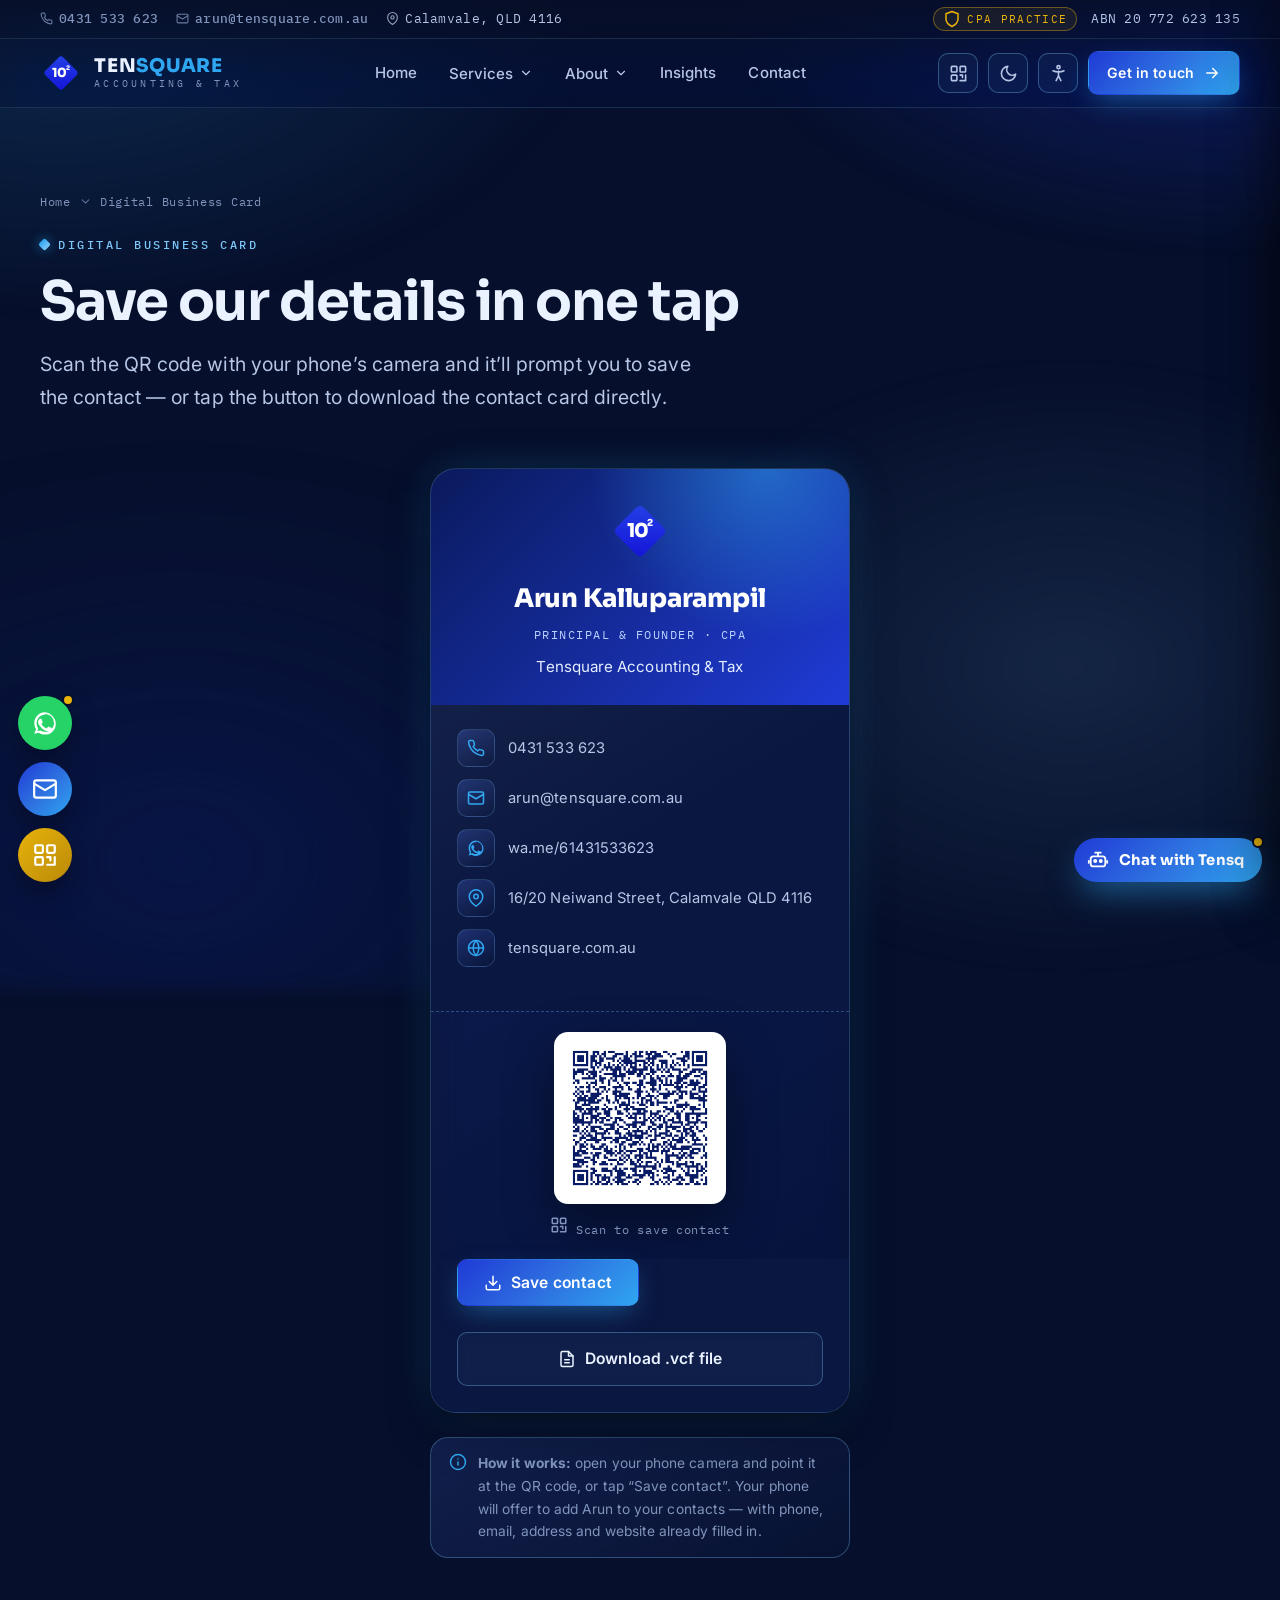
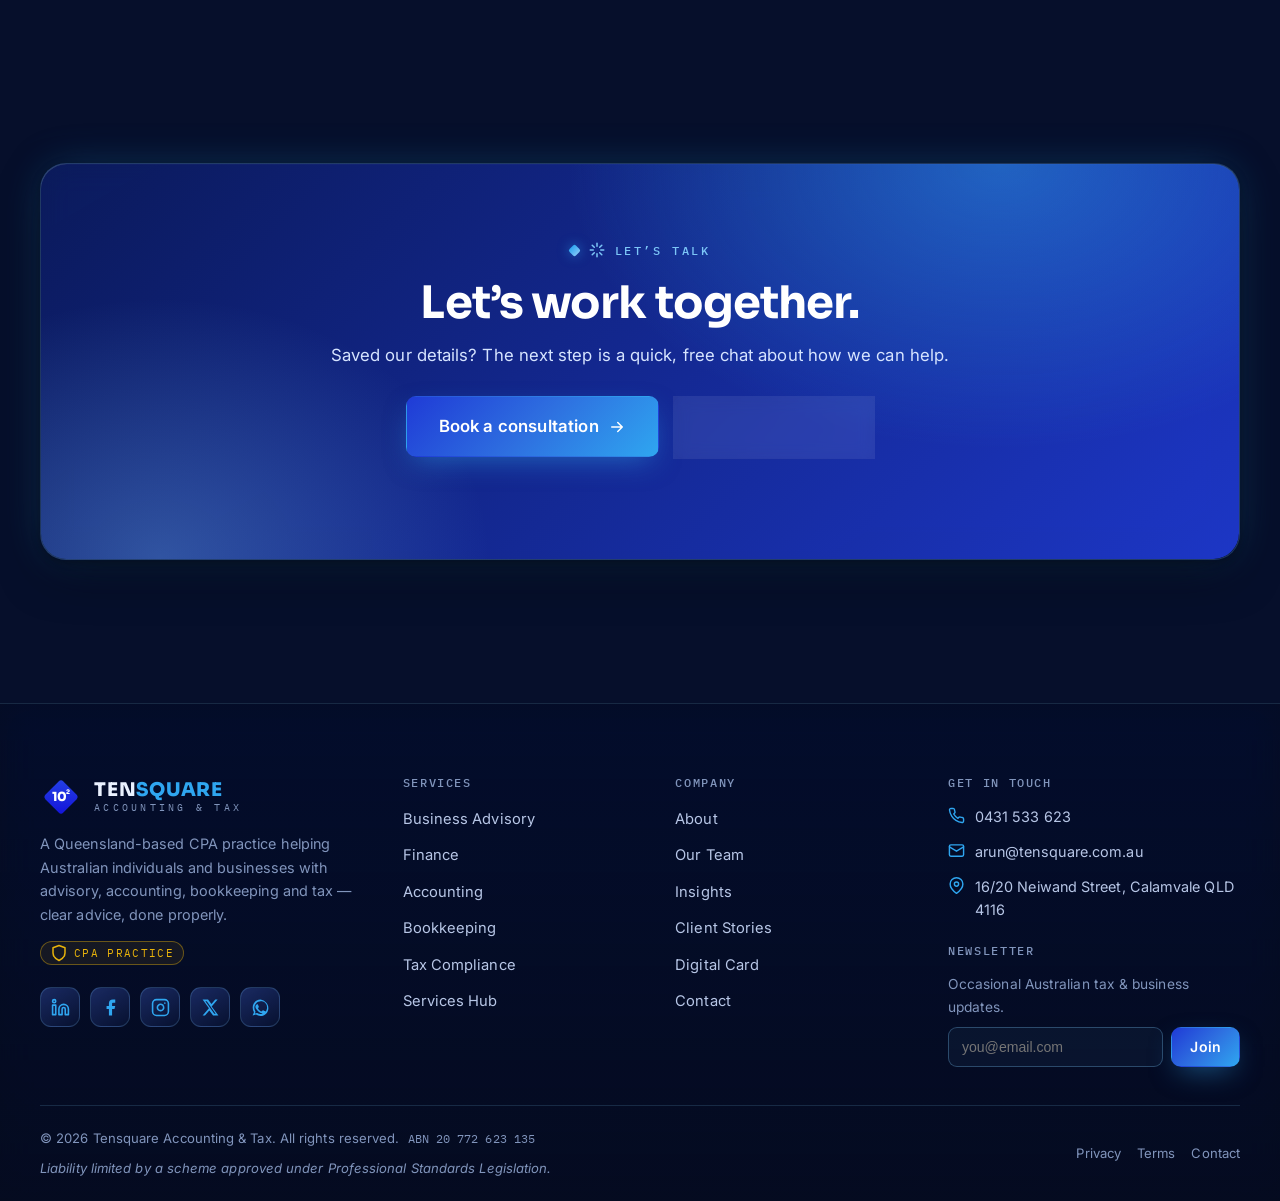
<file: business-card.html>
<!DOCTYPE html>
<html lang="en-AU" data-theme="dark">
<head>
<meta charset="utf-8">
<meta name="viewport" content="width=device-width, initial-scale=1">
<title>Digital Business Card | Tensquare Accounting &amp; Tax</title>
<meta name="description" content="Save Arun Kalluparampil's contact details instantly — scan the QR code or download the vCard for Tensquare Accounting & Tax.">
<meta name="theme-color" content="#060F2B">
<link rel="canonical" href="https://tensquare.com.au/business-card.html">
<link rel="icon" href="data:image/svg+xml,%3Csvg xmlns='http://www.w3.org/2000/svg' viewBox='0 0 100 100'%3E%3Crect x='20' y='20' width='60' height='60' rx='8' transform='rotate(45 50 50)' fill='%231A1AE0'/%3E%3Ctext x='46' y='60' text-anchor='middle' font-family='sans-serif' font-weight='800' font-size='30' fill='white'%3E10%3C/text%3E%3Ctext x='66' y='42' text-anchor='middle' font-family='sans-serif' font-weight='800' font-size='15' fill='white'%3E2%3C/text%3E%3C/svg%3E">
<meta property="og:type" content="website">
<meta property="og:title" content="Digital Business Card | Tensquare Accounting &amp; Tax">
<meta property="og:description" content="Save Arun Kalluparampil's contact details instantly — scan the QR code or download the vCard for Tensquare Accounting & Tax.">
<meta property="og:url" content="https://tensquare.com.au/business-card.html">
<meta property="og:site_name" content="Tensquare Accounting & Tax">
<meta name="twitter:card" content="summary_large_image">
<link rel="preconnect" href="https://fonts.googleapis.com">
<link rel="preconnect" href="https://fonts.gstatic.com" crossorigin>
<link href="https://fonts.googleapis.com/css2?family=Sora:wght@500;600;700;800&family=Inter:wght@400;500;600;700&family=IBM+Plex+Mono:wght@400;500&display=swap" rel="stylesheet">
<link rel="stylesheet" href="shared.css?v=2">
<script>(function(){try{var t=localStorage.getItem('tsq-theme')||'dark';document.documentElement.setAttribute('data-theme',t);var fs=localStorage.getItem('tsq-fs');if(fs)document.documentElement.style.setProperty('--a11y-fs',fs);['gray','underline','motion'].forEach(function(k){if(localStorage.getItem('tsq-a11y-'+k)==='1')document.documentElement.classList.add('a11y-'+k);});}catch(e){}})();</script>

</head>
<body>
<a href="#maincontent" class="skip">Skip to content</a>
<header class="nav">
  <div class="topbar">
    <div class="wrap">
      <div class="tb-left">
        <a class="tb-item" href="tel:0431533623"><svg class="" width="18" height="18" viewBox="0 0 24 24" fill="none" stroke="currentColor" stroke-width="2" stroke-linecap="round" stroke-linejoin="round" aria-hidden="true"><path d="M22 16.92v3a2 2 0 0 1-2.18 2 19.79 19.79 0 0 1-8.63-3.07 19.5 19.5 0 0 1-6-6 19.79 19.79 0 0 1-3.07-8.67A2 2 0 0 1 4.11 2h3a2 2 0 0 1 2 1.72c.13.96.36 1.9.7 2.81a2 2 0 0 1-.45 2.11L8.09 9.91a16 16 0 0 0 6 6l1.27-1.27a2 2 0 0 1 2.11-.45c.91.34 1.85.57 2.81.7A2 2 0 0 1 22 16.92z"/></svg>0431 533 623</a>
        <a class="tb-item hide-sm" href="mailto:arun@tensquare.com.au"><svg class="" width="18" height="18" viewBox="0 0 24 24" fill="none" stroke="currentColor" stroke-width="2" stroke-linecap="round" stroke-linejoin="round" aria-hidden="true"><rect x="2" y="4" width="20" height="16" rx="2"/><path d="m22 7-10 6L2 7"/></svg>arun@tensquare.com.au</a>
        <span class="tb-item hide-sm"><svg class="" width="18" height="18" viewBox="0 0 24 24" fill="none" stroke="currentColor" stroke-width="2" stroke-linecap="round" stroke-linejoin="round" aria-hidden="true"><path d="M21 10c0 7-9 13-9 13s-9-6-9-13a9 9 0 0 1 18 0z"/><circle cx="12" cy="10" r="3"/></svg>Calamvale, QLD 4116</span>
      </div>
      <div class="tb-right">
        <span class="cpa-chip"><svg class="" width="18" height="18" viewBox="0 0 24 24" fill="none" stroke="currentColor" stroke-width="2" stroke-linecap="round" stroke-linejoin="round" aria-hidden="true"><path d="M12 22s8-4 8-10V5l-8-3-8 3v7c0 6 8 10 8 10z"/></svg> CPA Practice</span>
        <span class="tb-item hide-sm">ABN 20 772 623 135</span>
      </div>
    </div>
  </div>
  <div class="navbar">
    <div class="wrap">
      <a class="brand" href="index.html" aria-label="Tensquare Accounting & Tax home">
        <svg class="mark" viewBox="0 0 100 100" role="img" aria-label="Tensquare mark">
  <defs>
    <linearGradient id="tsq" x1="0" y1="0" x2="1" y2="1">
      <stop offset="0" stop-color="var(--logo-diamond-1)"/>
      <stop offset="1" stop-color="var(--logo-diamond-2)"/>
    </linearGradient>
  </defs>
  <rect x="20" y="20" width="60" height="60" rx="8" transform="rotate(45 50 50)" fill="url(#tsq)"/>
  <g fill="var(--logo-glyph)">
    <text x="46" y="60" text-anchor="middle" font-family="Sora, sans-serif" font-weight="800" font-size="30" letter-spacing="-1">10</text>
    <text x="66" y="42" text-anchor="middle" font-family="Sora, sans-serif" font-weight="800" font-size="15">2</text>
  </g>
</svg>
        <span class="word"><span class="t1">TEN<b>SQUARE</b></span><span class="t2">Accounting &amp; Tax</span></span>
      </a>
      <nav aria-label="Primary">
        <ul class="menu">
          <li><a href="index.html">Home</a></li>
          <li class="has-drop"><button class="navlink" aria-haspopup="true">Services <svg class="chev" width="18" height="18" viewBox="0 0 24 24" fill="none" stroke="currentColor" stroke-width="2" stroke-linecap="round" stroke-linejoin="round" aria-hidden="true"><path d="M6 9l6 6 6-6"/></svg></button>
            <div class="dropdown"><a href="services.html#advisory"><span class="di"><svg class="" width="18" height="18" viewBox="0 0 24 24" fill="none" stroke="currentColor" stroke-width="2" stroke-linecap="round" stroke-linejoin="round" aria-hidden="true"><path d="M3 3v18h18"/><path d="m19 9-5 5-4-4-4 4"/></svg></span><span><span class="dt">Business Advisory</span><span class="dd">Strategy, structure &amp; growth</span></span></a><a href="services.html#finance"><span class="di"><svg class="" width="18" height="18" viewBox="0 0 24 24" fill="none" stroke="currentColor" stroke-width="2" stroke-linecap="round" stroke-linejoin="round" aria-hidden="true"><path d="M12 1v22M17 5H9.5a3.5 3.5 0 0 0 0 7h5a3.5 3.5 0 0 1 0 7H6"/></svg></span><span><span class="dt">Finance</span><span class="dd">Cash flow, forecasting &amp; CFO support</span></span></a><a href="services.html#accounting"><span class="di"><svg class="" width="18" height="18" viewBox="0 0 24 24" fill="none" stroke="currentColor" stroke-width="2" stroke-linecap="round" stroke-linejoin="round" aria-hidden="true"><rect x="4" y="2" width="16" height="20" rx="2"/><path d="M8 6h8M8 10h8M8 14h5"/></svg></span><span><span class="dt">Accounting</span><span class="dd">Year-end accounts &amp; financials</span></span></a><a href="services.html#bookkeeping"><span class="di"><svg class="" width="18" height="18" viewBox="0 0 24 24" fill="none" stroke="currentColor" stroke-width="2" stroke-linecap="round" stroke-linejoin="round" aria-hidden="true"><path d="M4 19.5A2.5 2.5 0 0 1 6.5 17H20"/><path d="M6.5 2H20v20H6.5A2.5 2.5 0 0 1 4 19.5v-15A2.5 2.5 0 0 1 6.5 2z"/></svg></span><span><span class="dt">Bookkeeping</span><span class="dd">BAS, payroll &amp; day-to-day books</span></span></a><a href="services.html#tax"><span class="di"><svg class="" width="18" height="18" viewBox="0 0 24 24" fill="none" stroke="currentColor" stroke-width="2" stroke-linecap="round" stroke-linejoin="round" aria-hidden="true"><path d="M3 9h18M9 21V9"/><rect x="3" y="3" width="18" height="18" rx="2"/></svg></span><span><span class="dt">Tax Compliance</span><span class="dd">Returns, planning &amp; ATO matters</span></span></a><a href="services.html"><span class="di"><svg class="" width="18" height="18" viewBox="0 0 24 24" fill="none" stroke="currentColor" stroke-width="2" stroke-linecap="round" stroke-linejoin="round" aria-hidden="true"><circle cx="12" cy="12" r="10"/><path d="M2 12h20M12 2a15 15 0 0 1 0 20 15 15 0 0 1 0-20z"/></svg></span><span><span class="dt">All Services &amp; Hub</span><span class="dd">Full services overview</span></span></a></div></li>
          <li class="has-drop"><button class="navlink" aria-haspopup="true">About <svg class="chev" width="18" height="18" viewBox="0 0 24 24" fill="none" stroke="currentColor" stroke-width="2" stroke-linecap="round" stroke-linejoin="round" aria-hidden="true"><path d="M6 9l6 6 6-6"/></svg></button>
            <div class="dropdown"><a href="about.html"><span class="di"><svg class="" width="18" height="18" viewBox="0 0 24 24" fill="none" stroke="currentColor" stroke-width="2" stroke-linecap="round" stroke-linejoin="round" aria-hidden="true"><circle cx="12" cy="12" r="10"/><path d="M12 16v-4M12 8h.01"/></svg></span><span><span class="dt">Our Story</span><span class="dd">About the practice</span></span></a><a href="team.html"><span class="di"><svg class="" width="18" height="18" viewBox="0 0 24 24" fill="none" stroke="currentColor" stroke-width="2" stroke-linecap="round" stroke-linejoin="round" aria-hidden="true"><path d="M17 21v-2a4 4 0 0 0-4-4H5a4 4 0 0 0-4 4v2"/><circle cx="9" cy="7" r="4"/><path d="M23 21v-2a4 4 0 0 0-3-3.87M16 3.13a4 4 0 0 1 0 7.75"/></svg></span><span><span class="dt">Our Team</span><span class="dd">Founder &amp; professionals</span></span></a><a href="testimonials.html"><span class="di"><svg class="" width="18" height="18" viewBox="0 0 24 24" fill="currentColor" stroke="none" aria-hidden="true"><path d="M12 2l3.09 6.26L22 9.27l-5 4.87 1.18 6.88L12 17.77l-6.18 3.25L7 14.14 2 9.27l6.91-1.01L12 2z"/></svg></span><span><span class="dt">Client Stories</span><span class="dd">Testimonials</span></span></a></div></li>
          <li><a href="insights.html">Insights</a></li>
          <li><a href="contact.html">Contact</a></li>
        </ul>
      </nav>
      <div class="nav-cta">
        <a href="business-card.html" class="icon-btn desk-only" title="Digital business card" aria-label="Digital business card"><svg class="" width="18" height="18" viewBox="0 0 24 24" fill="none" stroke="currentColor" stroke-width="2" stroke-linecap="round" stroke-linejoin="round" aria-hidden="true"><rect x="3" y="3" width="7" height="7" rx="1"/><rect x="14" y="3" width="7" height="7" rx="1"/><rect x="3" y="14" width="7" height="7" rx="1"/><path d="M14 14h3v3M21 14v7h-7"/></svg></a>
        <button class="icon-btn" id="themeToggle" title="Toggle light / dark" aria-label="Toggle light or dark theme"><svg class="" width="18" height="18" viewBox="0 0 24 24" fill="none" stroke="currentColor" stroke-width="2" stroke-linecap="round" stroke-linejoin="round" aria-hidden="true"><path d="M21 12.8A9 9 0 1 1 11.2 3a7 7 0 0 0 9.8 9.8z"/></svg></button>
        <button class="icon-btn" id="a11yToggle" title="Accessibility options" aria-label="Open accessibility options"><svg class="" width="18" height="18" viewBox="0 0 24 24" fill="none" stroke="currentColor" stroke-width="2" stroke-linecap="round" stroke-linejoin="round" aria-hidden="true"><circle cx="12" cy="4" r="2"/><path d="M19 8.5c-2 1-4.5 1.5-7 1.5s-5-.5-7-1.5M12 9v6M9 21l3-6 3 6"/></svg></button>
        <a href="contact.html" class="btn btn-primary btn-sm desk-only">Get in touch <svg class="" width="18" height="18" viewBox="0 0 24 24" fill="none" stroke="currentColor" stroke-width="2" stroke-linecap="round" stroke-linejoin="round" aria-hidden="true"><path d="M5 12h14M13 6l6 6-6 6"/></svg></a>
        <button class="icon-btn hamburger" id="hamburger" aria-label="Open menu" aria-expanded="false"><svg class="" width="18" height="18" viewBox="0 0 24 24" fill="none" stroke="currentColor" stroke-width="2" stroke-linecap="round" stroke-linejoin="round" aria-hidden="true"><path d="M3 6h18M3 12h18M3 18h18"/></svg></button>
      </div>
    </div>
  </div>
</header>

<div class="scrim" id="scrim"></div>
<aside class="mobile-menu" id="mobileMenu" aria-label="Mobile menu">
  <div class="mm-head">
    <span class="word"><span class="t1" style="color:var(--head);font-family:var(--font-d);font-weight:800;letter-spacing:.04em">TEN<b style="color:var(--azure)">SQUARE</b></span></span>
    <button class="icon-btn" id="mmClose" aria-label="Close menu"><svg class="" width="18" height="18" viewBox="0 0 24 24" fill="currentColor" stroke="none" aria-hidden="true"><path d="M18 2h3l-7.5 8.6L22 22h-6.8l-4.7-6.1L5 22H2l8-9.2L2 2h6.9l4.3 5.7L18 2zm-1.2 18h1.7L7.3 4H5.5l11.3 16z"/></svg></button>
  </div>
  <a href="index.html">Home</a>
  <div class="mm-group"><div style="padding:13px 12px;color:var(--muted);font-family:var(--font-m);font-size:.74rem;letter-spacing:.12em;text-transform:uppercase">Services</div>
    <div class="mm-sub"><a href="services.html#advisory">Business Advisory</a><a href="services.html#finance">Finance</a><a href="services.html#accounting">Accounting</a><a href="services.html#bookkeeping">Bookkeeping</a><a href="services.html#tax">Tax Compliance</a><a href="services.html">All Services &amp; Hub</a></div></div>
  <div class="mm-group"><div style="padding:13px 12px;color:var(--muted);font-family:var(--font-m);font-size:.74rem;letter-spacing:.12em;text-transform:uppercase">About</div>
    <div class="mm-sub"><a href="about.html">Our Story</a><a href="team.html">Our Team</a><a href="testimonials.html">Client Stories</a></div></div>
  <a href="insights.html">Insights</a>
  <a href="contact.html">Contact</a>
  <a href="business-card.html">Digital Business Card</a>
  <a href="contact.html" class="btn btn-primary btn-block" style="margin-top:16px">Get in touch <svg class="" width="18" height="18" viewBox="0 0 24 24" fill="none" stroke="currentColor" stroke-width="2" stroke-linecap="round" stroke-linejoin="round" aria-hidden="true"><path d="M5 12h14M13 6l6 6-6 6"/></svg></a>
</aside>

<aside class="a11y-panel" id="a11yPanel" aria-label="Accessibility options">
  <div class="mm-head"><div><h3>Accessibility</h3></div><button class="icon-btn" id="a11yClose" aria-label="Close accessibility panel"><svg class="" width="18" height="18" viewBox="0 0 24 24" fill="currentColor" stroke="none" aria-hidden="true"><path d="M18 2h3l-7.5 8.6L22 22h-6.8l-4.7-6.1L5 22H2l8-9.2L2 2h6.9l4.3 5.7L18 2zm-1.2 18h1.7L7.3 4H5.5l11.3 16z"/></svg></button></div>
  <p class="sub">Adjust the site for comfort. Your choices are remembered on this device.</p>
  <div class="a11y-row"><div><div class="lab">Text size</div><div class="desc">Scale all text (90&ndash;140%)</div></div>
    <div class="a11y-ctrl"><button id="fsMinus" aria-label="Decrease text size">A&minus;</button><button id="fsPlus" aria-label="Increase text size">A+</button></div></div>
  <div class="a11y-row"><div><div class="lab">Grayscale</div><div class="desc">Remove colour</div></div><button class="switch" id="swGray" role="switch" aria-checked="false" aria-label="Toggle grayscale"></button></div>
  <div class="a11y-row"><div><div class="lab">Underline links</div><div class="desc">Underline every link</div></div><button class="switch" id="swUnder" role="switch" aria-checked="false" aria-label="Toggle underline links"></button></div>
  <div class="a11y-row"><div><div class="lab">Reduce motion</div><div class="desc">Stop animations</div></div><button class="switch" id="swMotion" role="switch" aria-checked="false" aria-label="Toggle reduce motion"></button></div>
  <button class="btn btn-ghost btn-block" id="a11yReset" style="margin-top:18px">Reset all</button>
</aside>

<main id="maincontent">

<section class="page-hero">
  <div class="wrap">
    <div class="crumbs"><a href="index.html">Home</a> <svg class="" width="18" height="18" viewBox="0 0 24 24" fill="none" stroke="currentColor" stroke-width="2" stroke-linecap="round" stroke-linejoin="round" aria-hidden="true"><path d="M6 9l6 6 6-6"/></svg> <span>Digital Business Card</span></div>
    <span class="eyebrow">Digital Business Card</span>
    <h1 style="font-size:clamp(2rem,5vw,3.4rem);letter-spacing:-.02em;margin-bottom:16px">Save our details in one tap</h1>
    <p class="lead" style="max-width:680px">Scan the QR code with your phone&rsquo;s camera and it&rsquo;ll prompt you to save the contact &mdash; or tap the button to download the contact card directly.</p>
  </div>
</section>

<section class="section" style="padding-top:clamp(10px,2vw,30px)">
  <div class="wrap">
    <div class="dbc">
      <div class="dbc-card glass glow">
        <div class="dbc-top">
          <div class="dbc-mark"><svg class="mk" viewBox="0 0 100 100" role="img" aria-label="Tensquare mark">
  <defs>
    <linearGradient id="tsq" x1="0" y1="0" x2="1" y2="1">
      <stop offset="0" stop-color="var(--logo-diamond-1)"/>
      <stop offset="1" stop-color="var(--logo-diamond-2)"/>
    </linearGradient>
  </defs>
  <rect x="20" y="20" width="60" height="60" rx="8" transform="rotate(45 50 50)" fill="url(#tsq)"/>
  <g fill="var(--logo-glyph)">
    <text x="46" y="60" text-anchor="middle" font-family="Sora, sans-serif" font-weight="800" font-size="30" letter-spacing="-1">10</text>
    <text x="66" y="42" text-anchor="middle" font-family="Sora, sans-serif" font-weight="800" font-size="15">2</text>
  </g>
</svg></div>
          <div class="dbc-name">Arun Kalluparampil</div>
          <div class="dbc-role">Principal &amp; Founder &middot; CPA</div>
          <div class="dbc-org">Tensquare Accounting &amp; Tax</div>
        </div>
        <div class="dbc-body">
          <div class="dbc-rows">
            <div class="dbc-row"><span class="di"><svg class="" width="18" height="18" viewBox="0 0 24 24" fill="none" stroke="currentColor" stroke-width="2" stroke-linecap="round" stroke-linejoin="round" aria-hidden="true"><path d="M22 16.92v3a2 2 0 0 1-2.18 2 19.79 19.79 0 0 1-8.63-3.07 19.5 19.5 0 0 1-6-6 19.79 19.79 0 0 1-3.07-8.67A2 2 0 0 1 4.11 2h3a2 2 0 0 1 2 1.72c.13.96.36 1.9.7 2.81a2 2 0 0 1-.45 2.11L8.09 9.91a16 16 0 0 0 6 6l1.27-1.27a2 2 0 0 1 2.11-.45c.91.34 1.85.57 2.81.7A2 2 0 0 1 22 16.92z"/></svg></span><a href="tel:+61431533623">0431 533 623</a></div>
            <div class="dbc-row"><span class="di"><svg class="" width="18" height="18" viewBox="0 0 24 24" fill="none" stroke="currentColor" stroke-width="2" stroke-linecap="round" stroke-linejoin="round" aria-hidden="true"><rect x="2" y="4" width="20" height="16" rx="2"/><path d="m22 7-10 6L2 7"/></svg></span><a href="mailto:arun@tensquare.com.au">arun@tensquare.com.au</a></div>
            <div class="dbc-row"><span class="di"><svg class="" width="18" height="18" viewBox="0 0 24 24" fill="currentColor" stroke="none" aria-hidden="true"><path d="M12.04 2C6.58 2 2.13 6.45 2.13 11.91c0 2.1.55 4.15 1.6 5.96L2 22l4.25-1.11a9.9 9.9 0 0 0 5.78 1.84h.01c5.46 0 9.91-4.45 9.91-9.91 0-2.65-1.03-5.14-2.9-7.01A9.82 9.82 0 0 0 12.04 2Zm0 1.67c2.2 0 4.27.86 5.83 2.42a8.2 8.2 0 0 1 2.42 5.82c0 4.54-3.7 8.24-8.24 8.24h-.01a8.2 8.2 0 0 1-4.19-1.15l-.3-.18-2.52.66.67-2.46-.2-.31a8.22 8.22 0 0 1-1.26-4.38c0-4.54 3.7-8.24 8.25-8.24Zm-4.51 4.4c-.21 0-.55.08-.84.39-.29.31-1.1 1.08-1.1 2.63 0 1.55 1.13 3.05 1.29 3.26.16.21 2.22 3.39 5.38 4.62 2.63 1.04 3.16.83 3.73.78.57-.05 1.84-.75 2.1-1.48.26-.73.26-1.35.18-1.48-.08-.13-.29-.21-.6-.37-.31-.16-1.84-.91-2.13-1.01-.29-.1-.5-.16-.71.16-.21.31-.81 1.01-.99 1.22-.18.21-.37.23-.68.08-.31-.16-1.31-.48-2.5-1.54-.92-.82-1.54-1.84-1.72-2.15-.18-.31-.02-.48.13-.63.14-.14.31-.37.47-.55.16-.18.21-.31.31-.52.1-.21.05-.39-.03-.55-.08-.16-.71-1.71-.98-2.34-.26-.62-.52-.53-.71-.54l-.6-.01Z"/></svg></span><a href="https://wa.me/61431533623" target="_blank" rel="noopener">wa.me/61431533623</a></div>
            <div class="dbc-row"><span class="di"><svg class="" width="18" height="18" viewBox="0 0 24 24" fill="none" stroke="currentColor" stroke-width="2" stroke-linecap="round" stroke-linejoin="round" aria-hidden="true"><path d="M21 10c0 7-9 13-9 13s-9-6-9-13a9 9 0 0 1 18 0z"/><circle cx="12" cy="10" r="3"/></svg></span><a href="https://www.google.com/maps/search/?api=1&amp;query=16/20+Neiwand+Street,+Calamvale+QLD+4116" target="_blank" rel="noopener">16/20 Neiwand Street, Calamvale QLD 4116</a></div>
            <div class="dbc-row"><span class="di"><svg class="" width="18" height="18" viewBox="0 0 24 24" fill="none" stroke="currentColor" stroke-width="2" stroke-linecap="round" stroke-linejoin="round" aria-hidden="true"><circle cx="12" cy="12" r="10"/><path d="M2 12h20M12 2a15 15 0 0 1 0 20 15 15 0 0 1 0-20z"/></svg></span><a href="https://tensquare.com.au" target="_blank" rel="noopener">tensquare.com.au</a></div>
          </div>
        </div>
        <div class="dbc-qr">
          <div id="qrLive" style="width:172px;height:172px;margin:0 auto"><img id="qrStatic" src="[data-uri]" alt="QR code to save Arun Kalluparampil&rsquo;s contact details" width="172" height="172"></div>
          <div class="cap"><svg class="" width="18" height="18" viewBox="0 0 24 24" fill="none" stroke="currentColor" stroke-width="2" stroke-linecap="round" stroke-linejoin="round" aria-hidden="true"><rect x="3" y="3" width="7" height="7" rx="1"/><rect x="14" y="3" width="7" height="7" rx="1"/><rect x="3" y="14" width="7" height="7" rx="1"/><path d="M14 14h3v3M21 14v7h-7"/></svg> Scan to save contact</div>
        </div>
        <div class="dbc-actions">
          <button class="btn btn-primary" id="saveContact"><svg class="" width="18" height="18" viewBox="0 0 24 24" fill="none" stroke="currentColor" stroke-width="2" stroke-linecap="round" stroke-linejoin="round" aria-hidden="true"><path d="M21 15v4a2 2 0 0 1-2 2H5a2 2 0 0 1-2-2v-4M7 10l5 5 5-5M12 15V3"/></svg> Save contact</button>
          <a class="btn btn-ghost" id="shareCard"><svg class="" width="18" height="18" viewBox="0 0 24 24" fill="none" stroke="currentColor" stroke-width="2" stroke-linecap="round" stroke-linejoin="round" aria-hidden="true"><path d="M22 2 11 13M22 2l-7 20-4-9-9-4 20-7z"/></svg> Share</a>
        </div>
        <div class="dbc-actions one" style="padding-top:0">
          <a class="btn btn-ghost" id="dlVcard" href="arun-kalluparampil.vcf" download><svg class="" width="18" height="18" viewBox="0 0 24 24" fill="none" stroke="currentColor" stroke-width="2" stroke-linecap="round" stroke-linejoin="round" aria-hidden="true"><path d="M14 2H6a2 2 0 0 0-2 2v16a2 2 0 0 0 2 2h12a2 2 0 0 0 2-2V8z"/><path d="M14 2v6h6M9 13h6M9 17h6"/></svg> Download .vcf file</a>
        </div>
      </div>

      <div class="notice" style="margin-top:24px"><svg class="" width="18" height="18" viewBox="0 0 24 24" fill="none" stroke="currentColor" stroke-width="2" stroke-linecap="round" stroke-linejoin="round" aria-hidden="true"><circle cx="12" cy="12" r="10"/><path d="M12 16v-4M12 8h.01"/></svg><span><strong>How it works:</strong> open your phone camera and point it at the QR code, or tap &ldquo;Save contact&rdquo;. Your phone will offer to add Arun to your contacts &mdash; with phone, email, address and website already filled in.</span></div>
    </div>
  </div>
</section>


<section class="section">
  <div class="wrap">
    <div class="cta-band glass glow">
      <span class="eyebrow" style="justify-content:center"><svg class="" width="18" height="18" viewBox="0 0 24 24" fill="none" stroke="currentColor" stroke-width="2" stroke-linecap="round" stroke-linejoin="round" aria-hidden="true"><path d="M12 3v4M12 17v4M3 12h4M17 12h4M5.6 5.6l2.8 2.8M15.6 15.6l2.8 2.8M18.4 5.6l-2.8 2.8M8.4 15.6l-2.8 2.8"/></svg> Let&rsquo;s talk</span>
      <h2 style="font-size:clamp(1.8rem,4vw,2.8rem);margin-bottom:14px">Let&rsquo;s work together.</h2>
      <p class="kicker" style="max-width:620px;margin:0 auto 26px">Saved our details? The next step is a quick, free chat about how we can help.</p>
      <div class="hero-cta" style="justify-content:center"><a href="contact.html" class="btn btn-primary btn-lg">Book a consultation <svg class="" width="18" height="18" viewBox="0 0 24 24" fill="none" stroke="currentColor" stroke-width="2" stroke-linecap="round" stroke-linejoin="round" aria-hidden="true"><path d="M5 12h14M13 6l6 6-6 6"/></svg></a><a href="services.html" class="btn btn-ghost btn-lg">Explore services</a></div>
    </div>
  </div>
</section>

</main>

<footer class="site">
  <div class="wrap">
    <div class="footer-main">
      <div class="f-about">
        <a class="brand" href="index.html" aria-label="Tensquare Accounting & Tax home"><svg class="mark" viewBox="0 0 100 100" role="img" aria-label="Tensquare mark">
  <defs>
    <linearGradient id="tsq" x1="0" y1="0" x2="1" y2="1">
      <stop offset="0" stop-color="var(--logo-diamond-1)"/>
      <stop offset="1" stop-color="var(--logo-diamond-2)"/>
    </linearGradient>
  </defs>
  <rect x="20" y="20" width="60" height="60" rx="8" transform="rotate(45 50 50)" fill="url(#tsq)"/>
  <g fill="var(--logo-glyph)">
    <text x="46" y="60" text-anchor="middle" font-family="Sora, sans-serif" font-weight="800" font-size="30" letter-spacing="-1">10</text>
    <text x="66" y="42" text-anchor="middle" font-family="Sora, sans-serif" font-weight="800" font-size="15">2</text>
  </g>
</svg>
          <span class="word"><span class="t1">TEN<b>SQUARE</b></span><span class="t2">Accounting &amp; Tax</span></span></a>
        <p>A Queensland-based CPA practice helping Australian individuals and businesses with advisory, accounting, bookkeeping and tax &mdash; clear advice, done properly.</p>
        <span class="cpa-chip"><svg class="" width="18" height="18" viewBox="0 0 24 24" fill="none" stroke="currentColor" stroke-width="2" stroke-linecap="round" stroke-linejoin="round" aria-hidden="true"><path d="M12 22s8-4 8-10V5l-8-3-8 3v7c0 6 8 10 8 10z"/></svg> CPA Practice</span>
        <div class="socials" aria-label="Social media">
          <a href="https://www.linkedin.com/company/tensquare-accounting-tax" target="_blank" rel="noopener" aria-label="LinkedIn" title="LinkedIn"><svg class="" width="18" height="18" viewBox="0 0 24 24" fill="none" stroke="currentColor" stroke-width="2" stroke-linecap="round" stroke-linejoin="round" aria-hidden="true"><path d="M16 8a6 6 0 0 1 6 6v7h-4v-7a2 2 0 0 0-4 0v7h-4v-7a6 6 0 0 1 6-6z"/><rect x="2" y="9" width="4" height="12"/><circle cx="4" cy="4" r="2"/></svg></a>
          <a href="https://www.facebook.com/tensquareaccounting" target="_blank" rel="noopener" aria-label="Facebook" title="Facebook"><svg class="" width="18" height="18" viewBox="0 0 24 24" fill="currentColor" stroke="none" aria-hidden="true"><path d="M18 2h-3a5 5 0 0 0-5 5v3H7v4h3v8h4v-8h3l1-4h-4V7a1 1 0 0 1 1-1h3z"/></svg></a>
          <a href="https://www.instagram.com/tensquareaccounting" target="_blank" rel="noopener" aria-label="Instagram" title="Instagram"><svg class="" width="18" height="18" viewBox="0 0 24 24" fill="none" stroke="currentColor" stroke-width="2" stroke-linecap="round" stroke-linejoin="round" aria-hidden="true"><rect x="2" y="2" width="20" height="20" rx="5"/><path d="M16 11.37A4 4 0 1 1 12.63 8 4 4 0 0 1 16 11.37z"/><line x1="17.5" y1="6.5" x2="17.51" y2="6.5"/></svg></a>
          <a href="https://x.com/tensquare_au" target="_blank" rel="noopener" aria-label="X (Twitter)" title="X (Twitter)"><svg class="" width="18" height="18" viewBox="0 0 24 24" fill="currentColor" stroke="none" aria-hidden="true"><path d="M18 2h3l-7.5 8.6L22 22h-6.8l-4.7-6.1L5 22H2l8-9.2L2 2h6.9l4.3 5.7L18 2zm-1.2 18h1.7L7.3 4H5.5l11.3 16z"/></svg></a>
          <a href="https://wa.me/61431533623" target="_blank" rel="noopener" aria-label="WhatsApp" title="WhatsApp"><svg class="" width="18" height="18" viewBox="0 0 24 24" fill="currentColor" stroke="none" aria-hidden="true"><path d="M12.04 2C6.58 2 2.13 6.45 2.13 11.91c0 2.1.55 4.15 1.6 5.96L2 22l4.25-1.11a9.9 9.9 0 0 0 5.78 1.84h.01c5.46 0 9.91-4.45 9.91-9.91 0-2.65-1.03-5.14-2.9-7.01A9.82 9.82 0 0 0 12.04 2Zm0 1.67c2.2 0 4.27.86 5.83 2.42a8.2 8.2 0 0 1 2.42 5.82c0 4.54-3.7 8.24-8.24 8.24h-.01a8.2 8.2 0 0 1-4.19-1.15l-.3-.18-2.52.66.67-2.46-.2-.31a8.22 8.22 0 0 1-1.26-4.38c0-4.54 3.7-8.24 8.25-8.24Zm-4.51 4.4c-.21 0-.55.08-.84.39-.29.31-1.1 1.08-1.1 2.63 0 1.55 1.13 3.05 1.29 3.26.16.21 2.22 3.39 5.38 4.62 2.63 1.04 3.16.83 3.73.78.57-.05 1.84-.75 2.1-1.48.26-.73.26-1.35.18-1.48-.08-.13-.29-.21-.6-.37-.31-.16-1.84-.91-2.13-1.01-.29-.1-.5-.16-.71.16-.21.31-.81 1.01-.99 1.22-.18.21-.37.23-.68.08-.31-.16-1.31-.48-2.5-1.54-.92-.82-1.54-1.84-1.72-2.15-.18-.31-.02-.48.13-.63.14-.14.31-.37.47-.55.16-.18.21-.31.31-.52.1-.21.05-.39-.03-.55-.08-.16-.71-1.71-.98-2.34-.26-.62-.52-.53-.71-.54l-.6-.01Z"/></svg></a>
        </div>
      </div>
      <div><h4>Services</h4><ul><li><a href="services.html#advisory">Business Advisory</a></li><li><a href="services.html#finance">Finance</a></li><li><a href="services.html#accounting">Accounting</a></li><li><a href="services.html#bookkeeping">Bookkeeping</a></li><li><a href="services.html#tax">Tax Compliance</a></li><li><a href="services.html">Services Hub</a></li></ul></div>
      <div><h4>Company</h4><ul>
        <li><a href="about.html">About</a></li>
        <li><a href="team.html">Our Team</a></li>
        <li><a href="insights.html">Insights</a></li>
        <li><a href="testimonials.html">Client Stories</a></li>
        <li><a href="business-card.html">Digital Card</a></li>
        <li><a href="contact.html">Contact</a></li>
      </ul></div>
      <div>
        <h4>Get in touch</h4>
        <div class="f-contact">
          <a href="tel:0431533623"><svg class="" width="18" height="18" viewBox="0 0 24 24" fill="none" stroke="currentColor" stroke-width="2" stroke-linecap="round" stroke-linejoin="round" aria-hidden="true"><path d="M22 16.92v3a2 2 0 0 1-2.18 2 19.79 19.79 0 0 1-8.63-3.07 19.5 19.5 0 0 1-6-6 19.79 19.79 0 0 1-3.07-8.67A2 2 0 0 1 4.11 2h3a2 2 0 0 1 2 1.72c.13.96.36 1.9.7 2.81a2 2 0 0 1-.45 2.11L8.09 9.91a16 16 0 0 0 6 6l1.27-1.27a2 2 0 0 1 2.11-.45c.91.34 1.85.57 2.81.7A2 2 0 0 1 22 16.92z"/></svg><span>0431 533 623</span></a>
          <a href="mailto:arun@tensquare.com.au"><svg class="" width="18" height="18" viewBox="0 0 24 24" fill="none" stroke="currentColor" stroke-width="2" stroke-linecap="round" stroke-linejoin="round" aria-hidden="true"><rect x="2" y="4" width="20" height="16" rx="2"/><path d="m22 7-10 6L2 7"/></svg><span>arun@tensquare.com.au</span></a>
          <a href="https://www.google.com/maps/search/?api=1&amp;query=16/20+Neiwand+Street,+Calamvale+QLD+4116" target="_blank" rel="noopener"><svg class="" width="18" height="18" viewBox="0 0 24 24" fill="none" stroke="currentColor" stroke-width="2" stroke-linecap="round" stroke-linejoin="round" aria-hidden="true"><path d="M21 10c0 7-9 13-9 13s-9-6-9-13a9 9 0 0 1 18 0z"/><circle cx="12" cy="10" r="3"/></svg><span>16/20 Neiwand Street, Calamvale QLD 4116</span></a>
        </div>
        <h4 style="margin-top:22px">Newsletter</h4>
        <p style="font-size:.86rem;color:var(--muted);margin-bottom:6px">Occasional Australian tax &amp; business updates.</p>
        <form class="news-form" id="newsForm">
          <input type="email" id="newsEmail" placeholder="you@email.com" aria-label="Email for newsletter" required>
          <button class="btn btn-primary btn-sm" type="submit">Join</button>
        </form>
        <div class="form-status" id="newsStatus"></div>
      </div>
    </div>
    <div class="footer-bottom">
      <div>
        <p>&copy; 2026 Tensquare Accounting & Tax. All rights reserved. &nbsp;<span class="abn-line">ABN 20 772 623 135</span></p>
        <p class="psl">Liability limited by a scheme approved under Professional Standards Legislation.</p>
      </div>
      <div class="legal-links">
        <a href="privacy.html">Privacy</a>
        <a href="terms.html">Terms</a>
        <a href="contact.html">Contact</a>
      </div>
    </div>
  </div>
</footer>

<div class="floats">
  <button class="float-btn float-wa" id="waOpen" aria-label="Chat on WhatsApp" title="WhatsApp"><svg class="" width="18" height="18" viewBox="0 0 24 24" fill="currentColor" stroke="none" aria-hidden="true"><path d="M12.04 2C6.58 2 2.13 6.45 2.13 11.91c0 2.1.55 4.15 1.6 5.96L2 22l4.25-1.11a9.9 9.9 0 0 0 5.78 1.84h.01c5.46 0 9.91-4.45 9.91-9.91 0-2.65-1.03-5.14-2.9-7.01A9.82 9.82 0 0 0 12.04 2Zm0 1.67c2.2 0 4.27.86 5.83 2.42a8.2 8.2 0 0 1 2.42 5.82c0 4.54-3.7 8.24-8.24 8.24h-.01a8.2 8.2 0 0 1-4.19-1.15l-.3-.18-2.52.66.67-2.46-.2-.31a8.22 8.22 0 0 1-1.26-4.38c0-4.54 3.7-8.24 8.25-8.24Zm-4.51 4.4c-.21 0-.55.08-.84.39-.29.31-1.1 1.08-1.1 2.63 0 1.55 1.13 3.05 1.29 3.26.16.21 2.22 3.39 5.38 4.62 2.63 1.04 3.16.83 3.73.78.57-.05 1.84-.75 2.1-1.48.26-.73.26-1.35.18-1.48-.08-.13-.29-.21-.6-.37-.31-.16-1.84-.91-2.13-1.01-.29-.1-.5-.16-.71.16-.21.31-.81 1.01-.99 1.22-.18.21-.37.23-.68.08-.31-.16-1.31-.48-2.5-1.54-.92-.82-1.54-1.84-1.72-2.15-.18-.31-.02-.48.13-.63.14-.14.31-.37.47-.55.16-.18.21-.31.31-.52.1-.21.05-.39-.03-.55-.08-.16-.71-1.71-.98-2.34-.26-.62-.52-.53-.71-.54l-.6-.01Z"/></svg><span class="pulse"></span></button>
  <button class="float-btn float-mail" id="mailOpen" aria-label="Send an email" title="Email"><svg class="" width="18" height="18" viewBox="0 0 24 24" fill="none" stroke="currentColor" stroke-width="2" stroke-linecap="round" stroke-linejoin="round" aria-hidden="true"><rect x="2" y="4" width="20" height="16" rx="2"/><path d="m22 7-10 6L2 7"/></svg></button>
  <a class="float-btn float-card" href="business-card.html" aria-label="Arun's digital business card" title="Digital business card"><svg class="" width="18" height="18" viewBox="0 0 24 24" fill="none" stroke="currentColor" stroke-width="2" stroke-linecap="round" stroke-linejoin="round" aria-hidden="true"><rect x="3" y="3" width="7" height="7" rx="1"/><rect x="14" y="3" width="7" height="7" rx="1"/><rect x="3" y="14" width="7" height="7" rx="1"/><path d="M14 14h3v3M21 14v7h-7"/></svg></a>
</div>

<div class="popup" id="waPopup" role="dialog" aria-label="WhatsApp enquiry">
  <div class="popup-head"><span class="ph-ic" style="background:#25D366"><svg class="" width="18" height="18" viewBox="0 0 24 24" fill="currentColor" stroke="none" aria-hidden="true"><path d="M12.04 2C6.58 2 2.13 6.45 2.13 11.91c0 2.1.55 4.15 1.6 5.96L2 22l4.25-1.11a9.9 9.9 0 0 0 5.78 1.84h.01c5.46 0 9.91-4.45 9.91-9.91 0-2.65-1.03-5.14-2.9-7.01A9.82 9.82 0 0 0 12.04 2Zm0 1.67c2.2 0 4.27.86 5.83 2.42a8.2 8.2 0 0 1 2.42 5.82c0 4.54-3.7 8.24-8.24 8.24h-.01a8.2 8.2 0 0 1-4.19-1.15l-.3-.18-2.52.66.67-2.46-.2-.31a8.22 8.22 0 0 1-1.26-4.38c0-4.54 3.7-8.24 8.25-8.24Zm-4.51 4.4c-.21 0-.55.08-.84.39-.29.31-1.1 1.08-1.1 2.63 0 1.55 1.13 3.05 1.29 3.26.16.21 2.22 3.39 5.38 4.62 2.63 1.04 3.16.83 3.73.78.57-.05 1.84-.75 2.1-1.48.26-.73.26-1.35.18-1.48-.08-.13-.29-.21-.6-.37-.31-.16-1.84-.91-2.13-1.01-.29-.1-.5-.16-.71.16-.21.31-.81 1.01-.99 1.22-.18.21-.37.23-.68.08-.31-.16-1.31-.48-2.5-1.54-.92-.82-1.54-1.84-1.72-2.15-.18-.31-.02-.48.13-.63.14-.14.31-.37.47-.55.16-.18.21-.31.31-.52.1-.21.05-.39-.03-.55-.08-.16-.71-1.71-.98-2.34-.26-.62-.52-.53-.71-.54l-.6-.01Z"/></svg></span>
    <div><div class="ph-t">Chat on WhatsApp</div><div class="ph-s">Quick reply, usually same business day</div></div>
    <button class="ph-x" data-close="waPopup" aria-label="Close"><svg class="" width="18" height="18" viewBox="0 0 24 24" fill="currentColor" stroke="none" aria-hidden="true"><path d="M18 2h3l-7.5 8.6L22 22h-6.8l-4.7-6.1L5 22H2l8-9.2L2 2h6.9l4.3 5.7L18 2zm-1.2 18h1.7L7.3 4H5.5l11.3 16z"/></svg></button></div>
  <div class="popup-body">
    <p>What can we help with? We&rsquo;ll prepare a message for you.</p>
    <div class="chips" id="waChips"></div>
    <input class="input" id="waName" placeholder="Your name" style="margin-bottom:10px">
    <textarea class="textarea" id="waMsg" placeholder="A short note (optional)" style="min-height:80px"></textarea>
    <div class="draft-prev" id="waDraft"></div>
    <a class="btn btn-primary btn-block" id="waSend">Open WhatsApp <svg class="" width="18" height="18" viewBox="0 0 24 24" fill="none" stroke="currentColor" stroke-width="2" stroke-linecap="round" stroke-linejoin="round" aria-hidden="true"><path d="M5 12h14M13 6l6 6-6 6"/></svg></a>
  </div>
</div>

<div class="popup" id="mailPopup" role="dialog" aria-label="Email enquiry">
  <div class="popup-head"><span class="ph-ic" style="background:var(--grad-main)"><svg class="" width="18" height="18" viewBox="0 0 24 24" fill="none" stroke="currentColor" stroke-width="2" stroke-linecap="round" stroke-linejoin="round" aria-hidden="true"><rect x="2" y="4" width="20" height="16" rx="2"/><path d="m22 7-10 6L2 7"/></svg></span>
    <div><div class="ph-t">Send an email</div><div class="ph-s">arun@tensquare.com.au</div></div>
    <button class="ph-x" data-close="mailPopup" aria-label="Close"><svg class="" width="18" height="18" viewBox="0 0 24 24" fill="currentColor" stroke="none" aria-hidden="true"><path d="M18 2h3l-7.5 8.6L22 22h-6.8l-4.7-6.1L5 22H2l8-9.2L2 2h6.9l4.3 5.7L18 2zm-1.2 18h1.7L7.3 4H5.5l11.3 16z"/></svg></button></div>
  <div class="popup-body">
    <p>Tell us what you need and we&rsquo;ll open a pre-filled email.</p>
    <div class="chips" id="mailChips"></div>
    <input class="input" id="mailName" placeholder="Your name" style="margin-bottom:10px">
    <textarea class="textarea" id="mailMsg" placeholder="A short note (optional)" style="min-height:80px"></textarea>
    <div class="draft-prev" id="mailDraft"></div>
    <a class="btn btn-primary btn-block" id="mailSend">Open email <svg class="" width="18" height="18" viewBox="0 0 24 24" fill="none" stroke="currentColor" stroke-width="2" stroke-linecap="round" stroke-linejoin="round" aria-hidden="true"><path d="M5 12h14M13 6l6 6-6 6"/></svg></a>
  </div>
</div>

<button class="gotop" id="gotop" aria-label="Back to top"><svg class="" width="18" height="18" viewBox="0 0 24 24" fill="none" stroke="currentColor" stroke-width="2" stroke-linecap="round" stroke-linejoin="round" aria-hidden="true"><path d="M12 19V5M5 12l7-7 7 7"/></svg></button>

<button class="cbot-launch" id="cbotLaunch" aria-label="Open Tensq chat assistant">
  <svg class="" width="18" height="18" viewBox="0 0 24 24" fill="none" stroke="currentColor" stroke-width="2" stroke-linecap="round" stroke-linejoin="round" aria-hidden="true"><rect x="4" y="8" width="16" height="11" rx="3"/><path d="M12 8V4M9 4h6"/><circle cx="9" cy="13" r="1.2"/><circle cx="15" cy="13" r="1.2"/><path d="M2 13v2M22 13v2"/></svg><span class="cbot-lbl">Chat with Tensq</span><span class="pulse"></span>
</button>
<aside class="cbot-panel" id="cbotPanel" role="dialog" aria-label="Tensq chat assistant">
  <div class="cbot-head">
    <span class="av"><svg class="" width="18" height="18" viewBox="0 0 24 24" fill="none" stroke="currentColor" stroke-width="2" stroke-linecap="round" stroke-linejoin="round" aria-hidden="true"><rect x="4" y="8" width="16" height="11" rx="3"/><path d="M12 8V4M9 4h6"/><circle cx="9" cy="13" r="1.2"/><circle cx="15" cy="13" r="1.2"/><path d="M2 13v2M22 13v2"/></svg></span>
    <div>
      <div class="ct">Tensq</div>
      <div class="cs"><span class="live"></span> by Tensquare &middot; online</div>
    </div>
    <button class="cx" id="cbotClose" aria-label="Close chat"><svg class="" width="18" height="18" viewBox="0 0 24 24" fill="currentColor" stroke="none" aria-hidden="true"><path d="M18 2h3l-7.5 8.6L22 22h-6.8l-4.7-6.1L5 22H2l8-9.2L2 2h6.9l4.3 5.7L18 2zm-1.2 18h1.7L7.3 4H5.5l11.3 16z"/></svg></button>
  </div>
  <div class="cbot-body" id="cbotBody" aria-live="polite"></div>
  <div class="cbot-foot">
    <textarea id="cbotInput" rows="1" placeholder="Type your message&hellip;" aria-label="Message to Tensq"></textarea>
    <button class="cbot-send" id="cbotSend" aria-label="Send message"><svg class="" width="18" height="18" viewBox="0 0 24 24" fill="none" stroke="currentColor" stroke-width="2" stroke-linecap="round" stroke-linejoin="round" aria-hidden="true"><path d="M22 2 11 13M22 2l-7 20-4-9-9-4 20-7z"/></svg></button>
  </div>
  <div class="cbot-note">Tensq is an assistant for general enquiries &mdash; not financial advice.</div>
</aside>
<script>
(function(){
  "use strict";
  var root=document.documentElement, LS=window.localStorage;
  function save(k,v){try{LS.setItem(k,v);}catch(e){}}
  function read(k){try{return LS.getItem(k);}catch(e){return null;}}
  function $(s,c){return (c||document).querySelector(s);}
  function $all(s,c){return Array.prototype.slice.call((c||document).querySelectorAll(s));}

  /* ---------- Theme ---------- */
  function applyThemeIcon(){
    var t=root.getAttribute('data-theme'), btn=$('#themeToggle');
    if(!btn) return;
    btn.setAttribute('aria-label', t==='dark' ? 'Switch to light theme' : 'Switch to dark theme');
    btn.title = t==='dark' ? 'Switch to light' : 'Switch to dark';
  }
  applyThemeIcon();
  var themeBtn=$('#themeToggle');
  if(themeBtn) themeBtn.addEventListener('click',function(){
    var cur=root.getAttribute('data-theme')==='dark'?'light':'dark';
    root.setAttribute('data-theme',cur); save('tsq-theme',cur); applyThemeIcon();
  });

  /* ---------- Mobile menu ---------- */
  var mm=$('#mobileMenu'), scrim=$('#scrim'), burger=$('#hamburger');
  function openMM(){ if(!mm)return; mm.classList.add('open'); scrim.classList.add('open'); if(burger)burger.setAttribute('aria-expanded','true'); document.body.style.overflow='hidden'; }
  function closeMM(){ if(!mm)return; mm.classList.remove('open'); if(!anyPanelOpen())scrim.classList.remove('open'); if(burger)burger.setAttribute('aria-expanded','false'); document.body.style.overflow=''; }
  if(burger) burger.addEventListener('click',openMM);
  var mmClose=$('#mmClose'); if(mmClose) mmClose.addEventListener('click',closeMM);
  $all('#mobileMenu a').forEach(function(a){a.addEventListener('click',closeMM);});

  /* ---------- Accessibility panel ---------- */
  var a11y=$('#a11yPanel');
  function openA11y(){ if(!a11y)return; a11y.classList.add('open'); scrim.classList.add('open'); }
  function closeA11y(){ if(!a11y)return; a11y.classList.remove('open'); if(!anyPanelOpen())scrim.classList.remove('open'); }
  function anyPanelOpen(){ return (mm&&mm.classList.contains('open'))||(a11y&&a11y.classList.contains('open')); }
  var a11yBtn=$('#a11yToggle'); if(a11yBtn) a11yBtn.addEventListener('click',openA11y);
  var a11yClose=$('#a11yClose'); if(a11yClose) a11yClose.addEventListener('click',closeA11y);
  if(scrim) scrim.addEventListener('click',function(){closeMM();closeA11y();});
  document.addEventListener('keydown',function(e){ if(e.key==='Escape'){closeMM();closeA11y();closeAllPopups();} });

  /* ---------- Text size ---------- */
  var fs=parseFloat(read('tsq-fs'))||1;
  function applyFs(){ fs=Math.min(1.4,Math.max(0.9,Math.round(fs*100)/100)); root.style.setProperty('--a11y-fs',fs); save('tsq-fs',fs); }
  applyFs();
  var fsP=$('#fsPlus'), fsM=$('#fsMinus');
  if(fsP) fsP.addEventListener('click',function(){fs+=0.1;applyFs();});
  if(fsM) fsM.addEventListener('click',function(){fs-=0.1;applyFs();});

  /* ---------- A11y switches ---------- */
  function bindSwitch(id,key,cls){
    var el=$('#'+id); if(!el)return;
    var on=read('tsq-a11y-'+key)==='1';
    el.classList.toggle('on',on); el.setAttribute('aria-checked',on?'true':'false');
    if(on) root.classList.add('a11y-'+cls);
    el.addEventListener('click',function(){
      var now=!el.classList.contains('on');
      el.classList.toggle('on',now); el.setAttribute('aria-checked',now?'true':'false');
      root.classList.toggle('a11y-'+cls,now); save('tsq-a11y-'+key,now?'1':'0');
    });
  }
  bindSwitch('swGray','gray','gray');
  bindSwitch('swUnder','underline','underline');
  bindSwitch('swMotion','motion','motion');
  var a11yReset=$('#a11yReset');
  if(a11yReset) a11yReset.addEventListener('click',function(){
    fs=1; applyFs();
    ['gray','underline','motion'].forEach(function(c){ root.classList.remove('a11y-'+c); save('tsq-a11y-'+c,'0'); });
    ['swGray','swUnder','swMotion'].forEach(function(id){ var el=$('#'+id); if(el){el.classList.remove('on');el.setAttribute('aria-checked','false');} });
  });

  /* ---------- Float popups + guided draft ---------- */
  var WA_NUMBER="61431533623", EMAIL="arun@tensquare.com.au";
  var TOPICS=["Business advisory","Accounting & year-end","Bookkeeping & BAS","Tax return / ATO","New business setup","General enquiry"];
  function buildChips(host,state){
    if(!host)return;
    TOPICS.forEach(function(t){
      var b=document.createElement('button'); b.type='button'; b.className='chip-btn'; b.textContent=t;
      b.addEventListener('click',function(){
        $all('.chip-btn',host).forEach(function(x){x.classList.remove('sel');});
        b.classList.add('sel'); state.topic=t; renderDraft(state);
      });
      host.appendChild(b);
    });
  }
  function renderDraft(state){
    var name=(state.nameEl&&state.nameEl.value.trim())||"";
    var note=(state.msgEl&&state.msgEl.value.trim())||"";
    var topic=state.topic||"General enquiry";
    var lines=["Hi Tensquare, I'd like to enquire about: "+topic+"."];
    if(note) lines.push(note);
    if(name) lines.push("— "+name);
    state.text=lines.join("\n");
    if(state.draftEl) state.draftEl.textContent=state.text;
  }
  function wireDraft(prefix){
    var pop=$('#'+prefix+'Popup'); if(!pop)return null;
    var state={ topic:null, text:"",
      nameEl:$('#'+prefix+'Name'), msgEl:$('#'+prefix+'Msg'), draftEl:$('#'+prefix+'Draft') };
    buildChips($('#'+prefix+'Chips'),state);
    if(state.nameEl) state.nameEl.addEventListener('input',function(){renderDraft(state);});
    if(state.msgEl) state.msgEl.addEventListener('input',function(){renderDraft(state);});
    renderDraft(state);
    return state;
  }
  var waState=wireDraft('wa'), mailState=wireDraft('mail');

  function openPopup(id){ closeAllPopups(); var p=$('#'+id); if(p)p.classList.add('open'); }
  function closeAllPopups(){ $all('.popup').forEach(function(p){p.classList.remove('open');}); }
  var waOpen=$('#waOpen'); if(waOpen) waOpen.addEventListener('click',function(){openPopup('waPopup');});
  var mailOpen=$('#mailOpen'); if(mailOpen) mailOpen.addEventListener('click',function(){openPopup('mailPopup');});
  $all('[data-close]').forEach(function(b){ b.addEventListener('click',function(){ var p=$('#'+b.getAttribute('data-close')); if(p)p.classList.remove('open'); }); });
  document.addEventListener('click',function(e){
    if(e.target.closest('.popup')||e.target.closest('.float-btn'))return;
    closeAllPopups();
  });

  var waSend=$('#waSend');
  if(waSend) waSend.addEventListener('click',function(){
    if(waState&&!waState.topic){var f=$('.chip-btn',$('#waChips'));if(f){f.click();}}
    var msg=(waState&&waState.text)||"Hi Tensquare, I'd like to make an enquiry.";
    window.location.href="https://wa.me/"+WA_NUMBER+"?text="+encodeURIComponent(msg);
  });
  var mailSend=$('#mailSend');
  if(mailSend) mailSend.addEventListener('click',function(){
    if(mailState&&!mailState.topic){var f=$('.chip-btn',$('#mailChips'));if(f){f.click();}}
    var topic=(mailState&&mailState.topic)||"General enquiry";
    var body=(mailState&&mailState.text)||"Hi Tensquare,";
    window.location.href="mailto:"+EMAIL+"?subject="+encodeURIComponent("Enquiry: "+topic)+"&body="+encodeURIComponent(body);
  });

  /* ---------- Go to top ---------- */
  var gotop=$('#gotop');
  function onScroll(){ if(!gotop)return; if(window.pageYOffset>520)gotop.classList.add('show'); else gotop.classList.remove('show'); }
  window.addEventListener('scroll',onScroll,{passive:true}); onScroll();
  if(gotop) gotop.addEventListener('click',function(){ window.scrollTo({top:0,behavior:'smooth'}); });

  /* ---------- Web3Forms helper ---------- */
  var W3F="YOUR_WEB3FORMS_ACCESS_KEY";
  function w3f(payload){
    return fetch('https://api.web3forms.com/submit',{
      method:'POST', headers:{'Content-Type':'application/json','Accept':'application/json'},
      body:JSON.stringify(payload)
    }).then(function(r){return r.json();});
  }
  function placeholderKey(){ return (!W3F || W3F.indexOf('YOUR_')===0); }

  /* ---------- Newsletter ---------- */
  var newsForm=$('#newsForm');
  if(newsForm) newsForm.addEventListener('submit',function(e){
    e.preventDefault();
    var st=$('#newsStatus'), email=$('#newsEmail');
    function show(cls,msg){ if(!st)return; st.className='form-status '+cls; st.textContent=msg; }
    if(!email||!email.value){ show('err','Please enter your email.'); return; }
    if(placeholderKey()){ show('ok','Thanks! Newsletter sign-up isn\u2019t connected yet — add your Web3Forms key to go live.'); newsForm.reset(); return; }
    show('ok','Subscribing\u2026');
    w3f({access_key:W3F, subject:'New newsletter sign-up', from_name:'Tensquare Website', email:email.value, _template:'table'})
      .then(function(d){ if(d.success){show('ok','Thanks for subscribing!');newsForm.reset();} else {show('err','Something went wrong. Please email us directly.');} })
      .catch(function(){ show('err','Network error. Please email us directly.'); });
  });

  /* ---------- Contact form (page-specific) ---------- */
  var cForm=$('#contactForm');
  if(cForm) cForm.addEventListener('submit',function(e){
    e.preventDefault();
    var st=$('#contactStatus');
    function show(cls,msg){ if(!st)return; st.className='form-status '+cls; st.textContent=msg; window.scrollTo({top:st.getBoundingClientRect().top+window.pageYOffset-120,behavior:'smooth'}); }
    var name=$('#cfName'), email=$('#cfEmail'), msg=$('#cfMsg');
    if(!name.value.trim()||!email.value.trim()||!msg.value.trim()){ show('err','Please complete name, email and message.'); return; }
    var btn=$('#cfSubmit'); if(btn){btn.disabled=true;}
    if(placeholderKey()){
      show('ok','Thanks '+name.value.trim()+'! This is a demo submission — add your Web3Forms key (see the guide) to receive real enquiries. You can also reach us on WhatsApp or email in the meantime.');
      cForm.reset(); if(btn){btn.disabled=false;} return;
    }
    show('ok','Sending\u2026');
    var payload={ access_key:W3F, subject:'New website enquiry from '+name.value.trim(), from_name:name.value.trim(), email:email.value.trim(),
      phone:($('#cfPhone')&&$('#cfPhone').value)||'', service:($('#cfService')&&$('#cfService').value)||'', message:msg.value.trim(), _template:'table' };
    w3f(payload).then(function(d){
      if(d.success){ show('ok','Thank you '+name.value.trim()+'! Your enquiry has been sent — we\u2019ll be in touch shortly.'); cForm.reset(); }
      else { show('err','Sorry, something went wrong. Please email us at '+EMAIL+'.'); }
      if(btn){btn.disabled=false;}
    }).catch(function(){ show('err','Network error. Please email us at '+EMAIL+'.'); if(btn){btn.disabled=false;} });
  });

  /* ---------- Tensq chatbot ---------- */
  (function(){
    var panel=$('#cbotPanel'), launch=$('#cbotLaunch'), closeb=$('#cbotClose'),
        bodyEl=$('#cbotBody'), input=$('#cbotInput'), sendb=$('#cbotSend');
    if(!panel||!launch) return;
    var WA="61431533623", MAIL="arun@tensquare.com.au", KEY="YOUR_WEB3FORMS_ACCESS_KEY";
    function keyPlaceholder(){ return (!KEY || KEY.indexOf('YOUR_')===0); }
    var lead={name:"",email:"",enquiry:""}, stage="open", started=false;

    function esc(s){ return (s||"").replace(/[&<>"]/g,function(c){return {'&':'&amp;','<':'&lt;','>':'&gt;','"':'&quot;'}[c];}); }
    function scroll(){ bodyEl.scrollTop=bodyEl.scrollHeight; }
    function bubble(who,html){
      var d=document.createElement('div'); d.className='cbot-msg '+who; d.innerHTML=html; bodyEl.appendChild(d); scroll();
    }
    function botSay(html,delay){ setTimeout(function(){ bubble('bot',html); }, delay||260); }
    function quick(options){
      var wrap=document.createElement('div'); wrap.className='cbot-quick';
      options.forEach(function(o){
        var b=document.createElement('button'); b.type='button'; b.textContent=o.label;
        b.addEventListener('click',function(){ wrap.remove(); handleIntent(o.intent,o.label); });
        wrap.appendChild(b);
      });
      bodyEl.appendChild(wrap); scroll();
    }
    function greet(){
      if(started) return; started=true;
      botSay("Hi, I&rsquo;m <strong>Tensq</strong> 👋 &mdash; Tensquare&rsquo;s assistant. How can I help you today?", 120);
      setTimeout(function(){ quick([
        {label:"Our services",intent:"services"},
        {label:"Book a consultation",intent:"book"},
        {label:"Tax question",intent:"tax"},
        {label:"Talk to a human",intent:"human"}
      ]); }, 500);
    }
    function validEmail(v){ return v.indexOf('@')>0 && v.lastIndexOf('.')>v.indexOf('@')+1; }

    function handleIntent(intent,label){
      if(label) bubble('user',esc(label));
      if(intent==='services'){
        botSay("We help with five connected areas: <strong>Business Advisory, Finance, Accounting, Bookkeeping</strong> and <strong>Tax Compliance</strong>. You can explore them all on our <a href='services.html' style='color:var(--azure)'>Services Hub</a>. Want me to have someone get in touch?",260);
        setTimeout(function(){ quick([{label:"Yes, contact me",intent:"book"},{label:"Talk to a human",intent:"human"}]); },760);
      } else if(intent==='book' || intent==='tax'){
        botSay(intent==='tax' ? "Happy to help with your tax question. The quickest way is to have Arun reply to you directly &mdash; could I grab a few details?" : "Great! Let&rsquo;s get you booked in. Could I grab a few details so the team can reach you?",260);
        stage="name"; botSay("First up &mdash; what&rsquo;s your name?",900);
      } else if(intent==='human'){
        botSay("Of course. You can reach the team directly here:",240);
        botSay("💬 <a href='https://wa.me/"+WA+"' target='_blank' rel='noopener' style='color:var(--azure)'>Chat on WhatsApp</a><br>✉️ <a href='mailto:"+MAIL+"' style='color:var(--azure)'>"+MAIL+"</a><br>📞 <a href='contact.html' style='color:var(--azure)'>Contact page</a>",560);
        setTimeout(function(){ quick([{label:"Leave my details instead",intent:"book"}]); },1000);
      }
    }

    function submitLead(){
      var summary="Thanks "+esc(lead.name)+"! I&rsquo;ve noted your enquiry and the team will reply to <strong>"+esc(lead.email)+"</strong> shortly. 🙌";
      if(keyPlaceholder()){
        botSay(summary,300);
        botSay("<span style='font-size:.8rem;color:var(--muted)'>(Demo mode: connect a Web3Forms key to deliver this to your inbox &mdash; see the website guide.)</span>",700);
      } else {
        botSay("One moment&hellip;",200);
        fetch('https://api.web3forms.com/submit',{method:'POST',headers:{'Content-Type':'application/json',Accept:'application/json'},
          body:JSON.stringify({access_key:KEY,subject:'Tensq chatbot lead — '+lead.name,from_name:lead.name,email:lead.email,message:lead.enquiry,source:'Tensq chatbot',_template:'table'})})
          .then(function(r){return r.json();}).then(function(d){
            botSay(d.success?summary:"Sorry, something went wrong sending that. Please email <a href='mailto:"+MAIL+"' style='color:var(--azure)'>"+MAIL+"</a>.",300);
          }).catch(function(){ botSay("Network hiccup &mdash; please email <a href='mailto:"+MAIL+"' style='color:var(--azure)'>"+MAIL+"</a>.",300); });
      }
      stage="done";
      setTimeout(function(){ quick([{label:"Start over",intent:"restart"},{label:"Talk to a human",intent:"human"}]); },1200);
    }

    function userText(t){
      t=t.trim(); if(!t) return;
      bubble('user',esc(t));
      if(stage==='name'){
        lead.name=t; stage="email";
        botSay("Nice to meet you, "+esc(t)+"! What&rsquo;s the best <strong>email</strong> to reach you?",300); return;
      }
      if(stage==='email'){
        if(!validEmail(t)){ botSay("Hmm, that doesn&rsquo;t look like a valid email &mdash; could you check and re-enter it?",300); return; }
        lead.email=t; stage="enquiry";
        botSay("Perfect. And briefly, what do you need help with?",300); return;
      }
      if(stage==='enquiry'){
        lead.enquiry=t; submitLead(); return;
      }
      if(stage==='done' && /start over|restart/i.test(t)){ restart(); return; }
      // free text before capture -> route into booking flow, keep their text as enquiry
      lead.enquiry=t; stage="name";
      botSay("Thanks for that! I can pass this to the team. Could I grab your name first?",300);
    }
    function restart(){ lead={name:"",email:"",enquiry:""}; stage="open"; started=false; bodyEl.innerHTML=""; greet(); }

    function openBot(){ panel.classList.add('open'); launch.setAttribute('aria-expanded','true'); greet(); setTimeout(function(){ if(input) input.focus(); },200); }
    function closeBot(){ panel.classList.remove('open'); launch.setAttribute('aria-expanded','false'); }
    launch.addEventListener('click',function(){ panel.classList.contains('open')?closeBot():openBot(); });
    if(closeb) closeb.addEventListener('click',closeBot);
    if(sendb) sendb.addEventListener('click',function(){ if(stage==='restart'){restart();return;} userText(input.value); input.value=""; input.style.height='42px'; });
    if(input){
      input.addEventListener('keydown',function(e){ if(e.key==='Enter' && !e.shiftKey){ e.preventDefault(); userText(input.value); input.value=""; input.style.height='42px'; } });
      input.addEventListener('input',function(){ input.style.height='42px'; input.style.height=Math.min(90,input.scrollHeight)+'px'; });
    }
    // intercept quick "restart" intent
    var _hi=handleIntent;
    handleIntent=function(intent,label){ if(intent==='restart'){ if(label) bubble('user',esc(label)); restart(); return; } _hi(intent,label); };
    document.addEventListener('keydown',function(e){ if(e.key==='Escape') closeBot(); });
  })();

  /* ---------- Footer year safety ---------- */
  $all('[data-year]').forEach(function(el){ el.textContent=new Date().getFullYear(); });

  /* ---------- Smooth in-page anchor offset ---------- */
  $all('a[href^="#"]').forEach(function(a){
    a.addEventListener('click',function(e){
      var id=a.getAttribute('href'); if(id.length<2)return;
      var t=document.querySelector(id); if(!t)return;
      e.preventDefault();
      var y=t.getBoundingClientRect().top+window.pageYOffset-90;
      window.scrollTo({top:y,behavior:'smooth'});
      if(history.replaceState) history.replaceState(null,'',id);
    });
  });
})();
</script>

<script>
(function(){
  // On-screen QR is the verified static PNG (valid CRLF vCard \u2014 scans on iOS, Android & Google Lens).
  function downloadVCard(){ window.location.href='arun-kalluparampil.vcf'; }
  ['saveContact','dlVcard'].forEach(function(id){
    var b=document.getElementById(id); if(b) b.addEventListener('click',function(e){e.preventDefault();downloadVCard();});
  });
  var sb=document.getElementById('shareCard');
  if(sb){
    if(navigator.share){
      sb.addEventListener('click',function(){
        navigator.share({title:'Arun Kalluparampil \u2014 Tensquare Accounting & Tax',text:'Connect with Tensquare Accounting & Tax',url:'https://tensquare.com.au/business-card.html'}).catch(function(){});
      });
    } else { sb.style.display='none'; }
  }
})();
</script>
</body>
</html>
</file>
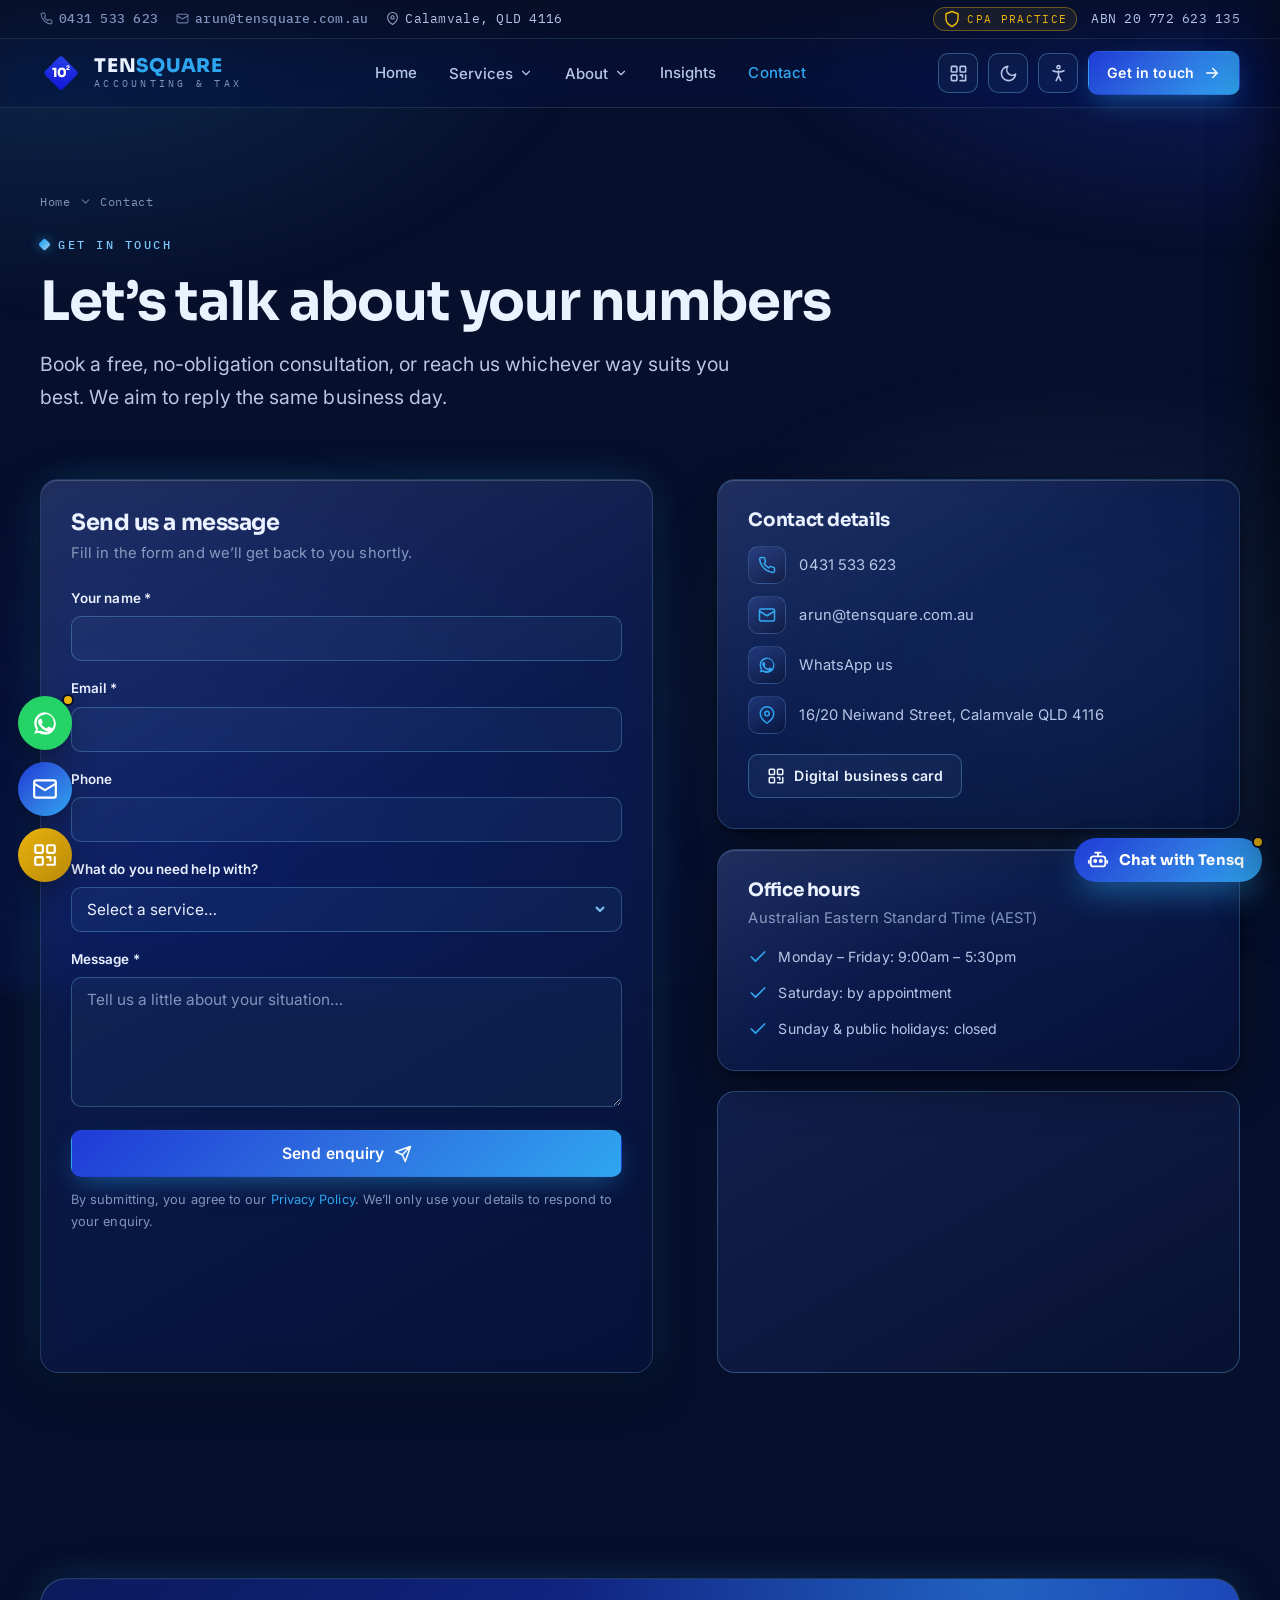
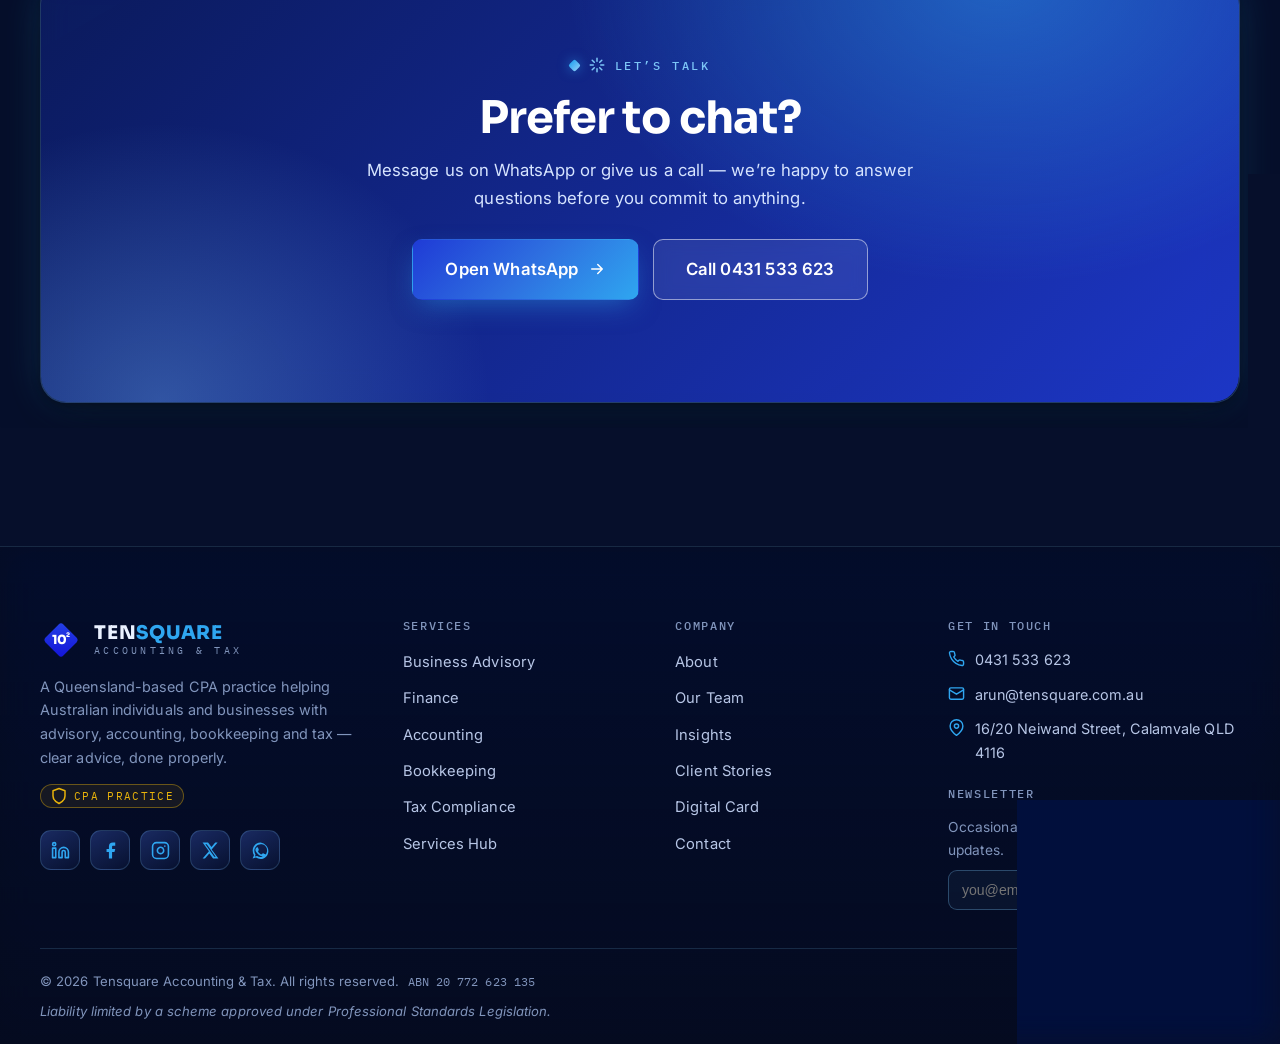
<file: contact.html>
<!DOCTYPE html>
<html lang="en-AU" data-theme="dark">
<head>
<meta charset="utf-8">
<meta name="viewport" content="width=device-width, initial-scale=1">
<title>Contact | Tensquare Accounting &amp; Tax</title>
<meta name="description" content="Get in touch with Tensquare Accounting & Tax in Calamvale QLD. Phone, email, WhatsApp or send an enquiry — free, no-obligation consultations across Australia.">
<meta name="theme-color" content="#060F2B">
<link rel="canonical" href="https://tensquare.com.au/contact.html">
<link rel="icon" href="data:image/svg+xml,%3Csvg xmlns='http://www.w3.org/2000/svg' viewBox='0 0 100 100'%3E%3Crect x='20' y='20' width='60' height='60' rx='8' transform='rotate(45 50 50)' fill='%231A1AE0'/%3E%3Ctext x='46' y='60' text-anchor='middle' font-family='sans-serif' font-weight='800' font-size='30' fill='white'%3E10%3C/text%3E%3Ctext x='66' y='42' text-anchor='middle' font-family='sans-serif' font-weight='800' font-size='15' fill='white'%3E2%3C/text%3E%3C/svg%3E">
<meta property="og:type" content="website">
<meta property="og:title" content="Contact | Tensquare Accounting &amp; Tax">
<meta property="og:description" content="Get in touch with Tensquare Accounting & Tax in Calamvale QLD. Phone, email, WhatsApp or send an enquiry — free, no-obligation consultations across Australia.">
<meta property="og:url" content="https://tensquare.com.au/contact.html">
<meta property="og:site_name" content="Tensquare Accounting & Tax">
<meta name="twitter:card" content="summary_large_image">
<link rel="preconnect" href="https://fonts.googleapis.com">
<link rel="preconnect" href="https://fonts.gstatic.com" crossorigin>
<link href="https://fonts.googleapis.com/css2?family=Sora:wght@500;600;700;800&family=Inter:wght@400;500;600;700&family=IBM+Plex+Mono:wght@400;500&display=swap" rel="stylesheet">
<link rel="stylesheet" href="shared.css?v=2">
<script>(function(){try{var t=localStorage.getItem('tsq-theme')||'dark';document.documentElement.setAttribute('data-theme',t);var fs=localStorage.getItem('tsq-fs');if(fs)document.documentElement.style.setProperty('--a11y-fs',fs);['gray','underline','motion'].forEach(function(k){if(localStorage.getItem('tsq-a11y-'+k)==='1')document.documentElement.classList.add('a11y-'+k);});}catch(e){}})();</script>
<script type="application/ld+json">
{"@context":"https://schema.org","@type":"AccountingService","name":"Tensquare Accounting & Tax",
"telephone":"+61431533623","email":"arun@tensquare.com.au","areaServed":"AU",
"address":{"@type":"PostalAddress","streetAddress":"16/20 Neiwand Street","addressLocality":"Calamvale","addressRegion":"QLD","postalCode":"4116","addressCountry":"AU"}}
</script>
</head>
<body>
<a href="#maincontent" class="skip">Skip to content</a>
<header class="nav">
  <div class="topbar">
    <div class="wrap">
      <div class="tb-left">
        <a class="tb-item" href="tel:0431533623"><svg class="" width="18" height="18" viewBox="0 0 24 24" fill="none" stroke="currentColor" stroke-width="2" stroke-linecap="round" stroke-linejoin="round" aria-hidden="true"><path d="M22 16.92v3a2 2 0 0 1-2.18 2 19.79 19.79 0 0 1-8.63-3.07 19.5 19.5 0 0 1-6-6 19.79 19.79 0 0 1-3.07-8.67A2 2 0 0 1 4.11 2h3a2 2 0 0 1 2 1.72c.13.96.36 1.9.7 2.81a2 2 0 0 1-.45 2.11L8.09 9.91a16 16 0 0 0 6 6l1.27-1.27a2 2 0 0 1 2.11-.45c.91.34 1.85.57 2.81.7A2 2 0 0 1 22 16.92z"/></svg>0431 533 623</a>
        <a class="tb-item hide-sm" href="mailto:arun@tensquare.com.au"><svg class="" width="18" height="18" viewBox="0 0 24 24" fill="none" stroke="currentColor" stroke-width="2" stroke-linecap="round" stroke-linejoin="round" aria-hidden="true"><rect x="2" y="4" width="20" height="16" rx="2"/><path d="m22 7-10 6L2 7"/></svg>arun@tensquare.com.au</a>
        <span class="tb-item hide-sm"><svg class="" width="18" height="18" viewBox="0 0 24 24" fill="none" stroke="currentColor" stroke-width="2" stroke-linecap="round" stroke-linejoin="round" aria-hidden="true"><path d="M21 10c0 7-9 13-9 13s-9-6-9-13a9 9 0 0 1 18 0z"/><circle cx="12" cy="10" r="3"/></svg>Calamvale, QLD 4116</span>
      </div>
      <div class="tb-right">
        <span class="cpa-chip"><svg class="" width="18" height="18" viewBox="0 0 24 24" fill="none" stroke="currentColor" stroke-width="2" stroke-linecap="round" stroke-linejoin="round" aria-hidden="true"><path d="M12 22s8-4 8-10V5l-8-3-8 3v7c0 6 8 10 8 10z"/></svg> CPA Practice</span>
        <span class="tb-item hide-sm">ABN 20 772 623 135</span>
      </div>
    </div>
  </div>
  <div class="navbar">
    <div class="wrap">
      <a class="brand" href="index.html" aria-label="Tensquare Accounting & Tax home">
        <svg class="mark" viewBox="0 0 100 100" role="img" aria-label="Tensquare mark">
  <defs>
    <linearGradient id="tsq" x1="0" y1="0" x2="1" y2="1">
      <stop offset="0" stop-color="var(--logo-diamond-1)"/>
      <stop offset="1" stop-color="var(--logo-diamond-2)"/>
    </linearGradient>
  </defs>
  <rect x="20" y="20" width="60" height="60" rx="8" transform="rotate(45 50 50)" fill="url(#tsq)"/>
  <g fill="var(--logo-glyph)">
    <text x="46" y="60" text-anchor="middle" font-family="Sora, sans-serif" font-weight="800" font-size="30" letter-spacing="-1">10</text>
    <text x="66" y="42" text-anchor="middle" font-family="Sora, sans-serif" font-weight="800" font-size="15">2</text>
  </g>
</svg>
        <span class="word"><span class="t1">TEN<b>SQUARE</b></span><span class="t2">Accounting &amp; Tax</span></span>
      </a>
      <nav aria-label="Primary">
        <ul class="menu">
          <li><a href="index.html">Home</a></li>
          <li class="has-drop"><button class="navlink" aria-haspopup="true">Services <svg class="chev" width="18" height="18" viewBox="0 0 24 24" fill="none" stroke="currentColor" stroke-width="2" stroke-linecap="round" stroke-linejoin="round" aria-hidden="true"><path d="M6 9l6 6 6-6"/></svg></button>
            <div class="dropdown"><a href="services.html#advisory"><span class="di"><svg class="" width="18" height="18" viewBox="0 0 24 24" fill="none" stroke="currentColor" stroke-width="2" stroke-linecap="round" stroke-linejoin="round" aria-hidden="true"><path d="M3 3v18h18"/><path d="m19 9-5 5-4-4-4 4"/></svg></span><span><span class="dt">Business Advisory</span><span class="dd">Strategy, structure &amp; growth</span></span></a><a href="services.html#finance"><span class="di"><svg class="" width="18" height="18" viewBox="0 0 24 24" fill="none" stroke="currentColor" stroke-width="2" stroke-linecap="round" stroke-linejoin="round" aria-hidden="true"><path d="M12 1v22M17 5H9.5a3.5 3.5 0 0 0 0 7h5a3.5 3.5 0 0 1 0 7H6"/></svg></span><span><span class="dt">Finance</span><span class="dd">Cash flow, forecasting &amp; CFO support</span></span></a><a href="services.html#accounting"><span class="di"><svg class="" width="18" height="18" viewBox="0 0 24 24" fill="none" stroke="currentColor" stroke-width="2" stroke-linecap="round" stroke-linejoin="round" aria-hidden="true"><rect x="4" y="2" width="16" height="20" rx="2"/><path d="M8 6h8M8 10h8M8 14h5"/></svg></span><span><span class="dt">Accounting</span><span class="dd">Year-end accounts &amp; financials</span></span></a><a href="services.html#bookkeeping"><span class="di"><svg class="" width="18" height="18" viewBox="0 0 24 24" fill="none" stroke="currentColor" stroke-width="2" stroke-linecap="round" stroke-linejoin="round" aria-hidden="true"><path d="M4 19.5A2.5 2.5 0 0 1 6.5 17H20"/><path d="M6.5 2H20v20H6.5A2.5 2.5 0 0 1 4 19.5v-15A2.5 2.5 0 0 1 6.5 2z"/></svg></span><span><span class="dt">Bookkeeping</span><span class="dd">BAS, payroll &amp; day-to-day books</span></span></a><a href="services.html#tax"><span class="di"><svg class="" width="18" height="18" viewBox="0 0 24 24" fill="none" stroke="currentColor" stroke-width="2" stroke-linecap="round" stroke-linejoin="round" aria-hidden="true"><path d="M3 9h18M9 21V9"/><rect x="3" y="3" width="18" height="18" rx="2"/></svg></span><span><span class="dt">Tax Compliance</span><span class="dd">Returns, planning &amp; ATO matters</span></span></a><a href="services.html"><span class="di"><svg class="" width="18" height="18" viewBox="0 0 24 24" fill="none" stroke="currentColor" stroke-width="2" stroke-linecap="round" stroke-linejoin="round" aria-hidden="true"><circle cx="12" cy="12" r="10"/><path d="M2 12h20M12 2a15 15 0 0 1 0 20 15 15 0 0 1 0-20z"/></svg></span><span><span class="dt">All Services &amp; Hub</span><span class="dd">Full services overview</span></span></a></div></li>
          <li class="has-drop"><button class="navlink" aria-haspopup="true">About <svg class="chev" width="18" height="18" viewBox="0 0 24 24" fill="none" stroke="currentColor" stroke-width="2" stroke-linecap="round" stroke-linejoin="round" aria-hidden="true"><path d="M6 9l6 6 6-6"/></svg></button>
            <div class="dropdown"><a href="about.html"><span class="di"><svg class="" width="18" height="18" viewBox="0 0 24 24" fill="none" stroke="currentColor" stroke-width="2" stroke-linecap="round" stroke-linejoin="round" aria-hidden="true"><circle cx="12" cy="12" r="10"/><path d="M12 16v-4M12 8h.01"/></svg></span><span><span class="dt">Our Story</span><span class="dd">About the practice</span></span></a><a href="team.html"><span class="di"><svg class="" width="18" height="18" viewBox="0 0 24 24" fill="none" stroke="currentColor" stroke-width="2" stroke-linecap="round" stroke-linejoin="round" aria-hidden="true"><path d="M17 21v-2a4 4 0 0 0-4-4H5a4 4 0 0 0-4 4v2"/><circle cx="9" cy="7" r="4"/><path d="M23 21v-2a4 4 0 0 0-3-3.87M16 3.13a4 4 0 0 1 0 7.75"/></svg></span><span><span class="dt">Our Team</span><span class="dd">Founder &amp; professionals</span></span></a><a href="testimonials.html"><span class="di"><svg class="" width="18" height="18" viewBox="0 0 24 24" fill="currentColor" stroke="none" aria-hidden="true"><path d="M12 2l3.09 6.26L22 9.27l-5 4.87 1.18 6.88L12 17.77l-6.18 3.25L7 14.14 2 9.27l6.91-1.01L12 2z"/></svg></span><span><span class="dt">Client Stories</span><span class="dd">Testimonials</span></span></a></div></li>
          <li><a href="insights.html">Insights</a></li>
          <li><a href="contact.html" class="active">Contact</a></li>
        </ul>
      </nav>
      <div class="nav-cta">
        <a href="business-card.html" class="icon-btn desk-only" title="Digital business card" aria-label="Digital business card"><svg class="" width="18" height="18" viewBox="0 0 24 24" fill="none" stroke="currentColor" stroke-width="2" stroke-linecap="round" stroke-linejoin="round" aria-hidden="true"><rect x="3" y="3" width="7" height="7" rx="1"/><rect x="14" y="3" width="7" height="7" rx="1"/><rect x="3" y="14" width="7" height="7" rx="1"/><path d="M14 14h3v3M21 14v7h-7"/></svg></a>
        <button class="icon-btn" id="themeToggle" title="Toggle light / dark" aria-label="Toggle light or dark theme"><svg class="" width="18" height="18" viewBox="0 0 24 24" fill="none" stroke="currentColor" stroke-width="2" stroke-linecap="round" stroke-linejoin="round" aria-hidden="true"><path d="M21 12.8A9 9 0 1 1 11.2 3a7 7 0 0 0 9.8 9.8z"/></svg></button>
        <button class="icon-btn" id="a11yToggle" title="Accessibility options" aria-label="Open accessibility options"><svg class="" width="18" height="18" viewBox="0 0 24 24" fill="none" stroke="currentColor" stroke-width="2" stroke-linecap="round" stroke-linejoin="round" aria-hidden="true"><circle cx="12" cy="4" r="2"/><path d="M19 8.5c-2 1-4.5 1.5-7 1.5s-5-.5-7-1.5M12 9v6M9 21l3-6 3 6"/></svg></button>
        <a href="contact.html" class="btn btn-primary btn-sm desk-only">Get in touch <svg class="" width="18" height="18" viewBox="0 0 24 24" fill="none" stroke="currentColor" stroke-width="2" stroke-linecap="round" stroke-linejoin="round" aria-hidden="true"><path d="M5 12h14M13 6l6 6-6 6"/></svg></a>
        <button class="icon-btn hamburger" id="hamburger" aria-label="Open menu" aria-expanded="false"><svg class="" width="18" height="18" viewBox="0 0 24 24" fill="none" stroke="currentColor" stroke-width="2" stroke-linecap="round" stroke-linejoin="round" aria-hidden="true"><path d="M3 6h18M3 12h18M3 18h18"/></svg></button>
      </div>
    </div>
  </div>
</header>

<div class="scrim" id="scrim"></div>
<aside class="mobile-menu" id="mobileMenu" aria-label="Mobile menu">
  <div class="mm-head">
    <span class="word"><span class="t1" style="color:var(--head);font-family:var(--font-d);font-weight:800;letter-spacing:.04em">TEN<b style="color:var(--azure)">SQUARE</b></span></span>
    <button class="icon-btn" id="mmClose" aria-label="Close menu"><svg class="" width="18" height="18" viewBox="0 0 24 24" fill="currentColor" stroke="none" aria-hidden="true"><path d="M18 2h3l-7.5 8.6L22 22h-6.8l-4.7-6.1L5 22H2l8-9.2L2 2h6.9l4.3 5.7L18 2zm-1.2 18h1.7L7.3 4H5.5l11.3 16z"/></svg></button>
  </div>
  <a href="index.html">Home</a>
  <div class="mm-group"><div style="padding:13px 12px;color:var(--muted);font-family:var(--font-m);font-size:.74rem;letter-spacing:.12em;text-transform:uppercase">Services</div>
    <div class="mm-sub"><a href="services.html#advisory">Business Advisory</a><a href="services.html#finance">Finance</a><a href="services.html#accounting">Accounting</a><a href="services.html#bookkeeping">Bookkeeping</a><a href="services.html#tax">Tax Compliance</a><a href="services.html">All Services &amp; Hub</a></div></div>
  <div class="mm-group"><div style="padding:13px 12px;color:var(--muted);font-family:var(--font-m);font-size:.74rem;letter-spacing:.12em;text-transform:uppercase">About</div>
    <div class="mm-sub"><a href="about.html">Our Story</a><a href="team.html">Our Team</a><a href="testimonials.html">Client Stories</a></div></div>
  <a href="insights.html">Insights</a>
  <a href="contact.html">Contact</a>
  <a href="business-card.html">Digital Business Card</a>
  <a href="contact.html" class="btn btn-primary btn-block" style="margin-top:16px">Get in touch <svg class="" width="18" height="18" viewBox="0 0 24 24" fill="none" stroke="currentColor" stroke-width="2" stroke-linecap="round" stroke-linejoin="round" aria-hidden="true"><path d="M5 12h14M13 6l6 6-6 6"/></svg></a>
</aside>

<aside class="a11y-panel" id="a11yPanel" aria-label="Accessibility options">
  <div class="mm-head"><div><h3>Accessibility</h3></div><button class="icon-btn" id="a11yClose" aria-label="Close accessibility panel"><svg class="" width="18" height="18" viewBox="0 0 24 24" fill="currentColor" stroke="none" aria-hidden="true"><path d="M18 2h3l-7.5 8.6L22 22h-6.8l-4.7-6.1L5 22H2l8-9.2L2 2h6.9l4.3 5.7L18 2zm-1.2 18h1.7L7.3 4H5.5l11.3 16z"/></svg></button></div>
  <p class="sub">Adjust the site for comfort. Your choices are remembered on this device.</p>
  <div class="a11y-row"><div><div class="lab">Text size</div><div class="desc">Scale all text (90&ndash;140%)</div></div>
    <div class="a11y-ctrl"><button id="fsMinus" aria-label="Decrease text size">A&minus;</button><button id="fsPlus" aria-label="Increase text size">A+</button></div></div>
  <div class="a11y-row"><div><div class="lab">Grayscale</div><div class="desc">Remove colour</div></div><button class="switch" id="swGray" role="switch" aria-checked="false" aria-label="Toggle grayscale"></button></div>
  <div class="a11y-row"><div><div class="lab">Underline links</div><div class="desc">Underline every link</div></div><button class="switch" id="swUnder" role="switch" aria-checked="false" aria-label="Toggle underline links"></button></div>
  <div class="a11y-row"><div><div class="lab">Reduce motion</div><div class="desc">Stop animations</div></div><button class="switch" id="swMotion" role="switch" aria-checked="false" aria-label="Toggle reduce motion"></button></div>
  <button class="btn btn-ghost btn-block" id="a11yReset" style="margin-top:18px">Reset all</button>
</aside>

<main id="maincontent">

<section class="page-hero">
  <div class="wrap">
    <div class="crumbs"><a href="index.html">Home</a> <svg class="" width="18" height="18" viewBox="0 0 24 24" fill="none" stroke="currentColor" stroke-width="2" stroke-linecap="round" stroke-linejoin="round" aria-hidden="true"><path d="M6 9l6 6 6-6"/></svg> <span>Contact</span></div>
    <span class="eyebrow">Get in touch</span>
    <h1 style="font-size:clamp(2rem,5vw,3.4rem);letter-spacing:-.02em;margin-bottom:16px">Let&rsquo;s talk about your numbers</h1>
    <p class="lead" style="max-width:700px">Book a free, no-obligation consultation, or reach us whichever way suits you best. We aim to reply the same business day.</p>
  </div>
</section>

<section class="section" style="padding-top:clamp(16px,3vw,36px)">
  <div class="wrap">
    <div class="hero-grid" style="align-items:start">
      <div class="card glass glow">
        <h2 style="font-size:1.4rem;margin-bottom:6px">Send us a message</h2>
        <p style="color:var(--muted);font-size:.92rem;margin-bottom:22px">Fill in the form and we&rsquo;ll get back to you shortly.</p>
        <form id="contactForm" novalidate>
          <div class="field"><label class="lab" for="cfName">Your name *</label><input class="input" id="cfName" name="name" type="text" autocomplete="name" required></div>
          <div class="field"><label class="lab" for="cfEmail">Email *</label><input class="input" id="cfEmail" name="email" type="email" autocomplete="email" required></div>
          <div class="field"><label class="lab" for="cfPhone">Phone</label><input class="input" id="cfPhone" name="phone" type="tel" autocomplete="tel"></div>
          <div class="field"><label class="lab" for="cfService">What do you need help with?</label>
            <select class="select" id="cfService" name="service"><option value="">Select a service&hellip;</option><option value="Business Advisory">Business Advisory</option><option value="Finance">Finance</option><option value="Accounting">Accounting</option><option value="Bookkeeping">Bookkeeping</option><option value="Tax Compliance">Tax Compliance</option><option value="Something else">Something else</option></select></div>
          <div class="field"><label class="lab" for="cfMsg">Message *</label><textarea class="textarea" id="cfMsg" name="message" required placeholder="Tell us a little about your situation&hellip;"></textarea></div>
          <button class="btn btn-primary btn-block" id="cfSubmit" type="submit">Send enquiry <svg class="" width="18" height="18" viewBox="0 0 24 24" fill="none" stroke="currentColor" stroke-width="2" stroke-linecap="round" stroke-linejoin="round" aria-hidden="true"><path d="M22 2 11 13M22 2l-7 20-4-9-9-4 20-7z"/></svg></button>
          <div class="form-status" id="contactStatus"></div>
          <p class="form-note" style="font-size:.8rem;color:var(--muted);margin-top:12px">By submitting, you agree to our <a href="privacy.html" style="color:var(--azure)">Privacy Policy</a>. We&rsquo;ll only use your details to respond to your enquiry.</p>
        </form>
      </div>

      <div>
        <div class="card glass" style="margin-bottom:20px">
          <h3 style="font-size:1.15rem;margin-bottom:16px">Contact details</h3>
          <div class="dbc-rows">
            <div class="dbc-row"><span class="di"><svg class="" width="18" height="18" viewBox="0 0 24 24" fill="none" stroke="currentColor" stroke-width="2" stroke-linecap="round" stroke-linejoin="round" aria-hidden="true"><path d="M22 16.92v3a2 2 0 0 1-2.18 2 19.79 19.79 0 0 1-8.63-3.07 19.5 19.5 0 0 1-6-6 19.79 19.79 0 0 1-3.07-8.67A2 2 0 0 1 4.11 2h3a2 2 0 0 1 2 1.72c.13.96.36 1.9.7 2.81a2 2 0 0 1-.45 2.11L8.09 9.91a16 16 0 0 0 6 6l1.27-1.27a2 2 0 0 1 2.11-.45c.91.34 1.85.57 2.81.7A2 2 0 0 1 22 16.92z"/></svg></span><a href="tel:+61431533623">0431 533 623</a></div>
            <div class="dbc-row"><span class="di"><svg class="" width="18" height="18" viewBox="0 0 24 24" fill="none" stroke="currentColor" stroke-width="2" stroke-linecap="round" stroke-linejoin="round" aria-hidden="true"><rect x="2" y="4" width="20" height="16" rx="2"/><path d="m22 7-10 6L2 7"/></svg></span><a href="mailto:arun@tensquare.com.au">arun@tensquare.com.au</a></div>
            <div class="dbc-row"><span class="di"><svg class="" width="18" height="18" viewBox="0 0 24 24" fill="currentColor" stroke="none" aria-hidden="true"><path d="M12.04 2C6.58 2 2.13 6.45 2.13 11.91c0 2.1.55 4.15 1.6 5.96L2 22l4.25-1.11a9.9 9.9 0 0 0 5.78 1.84h.01c5.46 0 9.91-4.45 9.91-9.91 0-2.65-1.03-5.14-2.9-7.01A9.82 9.82 0 0 0 12.04 2Zm0 1.67c2.2 0 4.27.86 5.83 2.42a8.2 8.2 0 0 1 2.42 5.82c0 4.54-3.7 8.24-8.24 8.24h-.01a8.2 8.2 0 0 1-4.19-1.15l-.3-.18-2.52.66.67-2.46-.2-.31a8.22 8.22 0 0 1-1.26-4.38c0-4.54 3.7-8.24 8.25-8.24Zm-4.51 4.4c-.21 0-.55.08-.84.39-.29.31-1.1 1.08-1.1 2.63 0 1.55 1.13 3.05 1.29 3.26.16.21 2.22 3.39 5.38 4.62 2.63 1.04 3.16.83 3.73.78.57-.05 1.84-.75 2.1-1.48.26-.73.26-1.35.18-1.48-.08-.13-.29-.21-.6-.37-.31-.16-1.84-.91-2.13-1.01-.29-.1-.5-.16-.71.16-.21.31-.81 1.01-.99 1.22-.18.21-.37.23-.68.08-.31-.16-1.31-.48-2.5-1.54-.92-.82-1.54-1.84-1.72-2.15-.18-.31-.02-.48.13-.63.14-.14.31-.37.47-.55.16-.18.21-.31.31-.52.1-.21.05-.39-.03-.55-.08-.16-.71-1.71-.98-2.34-.26-.62-.52-.53-.71-.54l-.6-.01Z"/></svg></span><a href="https://wa.me/61431533623" target="_blank" rel="noopener">WhatsApp us</a></div>
            <div class="dbc-row"><span class="di"><svg class="" width="18" height="18" viewBox="0 0 24 24" fill="none" stroke="currentColor" stroke-width="2" stroke-linecap="round" stroke-linejoin="round" aria-hidden="true"><path d="M21 10c0 7-9 13-9 13s-9-6-9-13a9 9 0 0 1 18 0z"/><circle cx="12" cy="10" r="3"/></svg></span><a href="https://www.google.com/maps/search/?api=1&amp;query=16/20+Neiwand+Street,+Calamvale+QLD+4116" target="_blank" rel="noopener">16/20 Neiwand Street, Calamvale QLD 4116</a></div>
          </div>
          <div class="pill-row" style="margin-top:6px">
            <a href="business-card.html" class="btn btn-ghost btn-sm"><svg class="" width="18" height="18" viewBox="0 0 24 24" fill="none" stroke="currentColor" stroke-width="2" stroke-linecap="round" stroke-linejoin="round" aria-hidden="true"><rect x="3" y="3" width="7" height="7" rx="1"/><rect x="14" y="3" width="7" height="7" rx="1"/><rect x="3" y="14" width="7" height="7" rx="1"/><path d="M14 14h3v3M21 14v7h-7"/></svg> Digital business card</a>
          </div>
        </div>
        <div class="card glass" style="margin-bottom:20px">
          <h3 style="font-size:1.15rem;margin-bottom:6px">Office hours</h3>
          <p style="color:var(--muted);font-size:.92rem;margin-bottom:14px">Australian Eastern Standard Time (AEST)</p>
          <div class="ticks">
            <div class="checkrow"><svg class="" width="18" height="18" viewBox="0 0 24 24" fill="none" stroke="currentColor" stroke-width="2" stroke-linecap="round" stroke-linejoin="round" aria-hidden="true"><path d="M20 6 9 17l-5-5"/></svg><span>Monday &ndash; Friday: 9:00am &ndash; 5:30pm</span></div>
            <div class="checkrow"><svg class="" width="18" height="18" viewBox="0 0 24 24" fill="none" stroke="currentColor" stroke-width="2" stroke-linecap="round" stroke-linejoin="round" aria-hidden="true"><path d="M20 6 9 17l-5-5"/></svg><span>Saturday: by appointment</span></div>
            <div class="checkrow"><svg class="" width="18" height="18" viewBox="0 0 24 24" fill="none" stroke="currentColor" stroke-width="2" stroke-linecap="round" stroke-linejoin="round" aria-hidden="true"><path d="M20 6 9 17l-5-5"/></svg><span>Sunday &amp; public holidays: closed</span></div>
          </div>
        </div>
        <div class="map-embed">
          <iframe title="Tensquare Accounting &amp; Tax location map" loading="lazy" referrerpolicy="no-referrer-when-downgrade"
            src="https://www.google.com/maps?q=16/20+Neiwand+Street,+Calamvale+QLD+4116&amp;output=embed"></iframe>
        </div>
      </div>
    </div>
  </div>
</section>


<section class="section">
  <div class="wrap">
    <div class="cta-band glass glow">
      <span class="eyebrow" style="justify-content:center"><svg class="" width="18" height="18" viewBox="0 0 24 24" fill="none" stroke="currentColor" stroke-width="2" stroke-linecap="round" stroke-linejoin="round" aria-hidden="true"><path d="M12 3v4M12 17v4M3 12h4M17 12h4M5.6 5.6l2.8 2.8M15.6 15.6l2.8 2.8M18.4 5.6l-2.8 2.8M8.4 15.6l-2.8 2.8"/></svg> Let&rsquo;s talk</span>
      <h2 style="font-size:clamp(1.8rem,4vw,2.8rem);margin-bottom:14px">Prefer to chat?</h2>
      <p class="kicker" style="max-width:620px;margin:0 auto 26px">Message us on WhatsApp or give us a call &mdash; we&rsquo;re happy to answer questions before you commit to anything.</p>
      <div class="hero-cta" style="justify-content:center"><a href="https://wa.me/61431533623" class="btn btn-primary btn-lg">Open WhatsApp <svg class="" width="18" height="18" viewBox="0 0 24 24" fill="none" stroke="currentColor" stroke-width="2" stroke-linecap="round" stroke-linejoin="round" aria-hidden="true"><path d="M5 12h14M13 6l6 6-6 6"/></svg></a><a href="tel:+61431533623" class="btn btn-ghost btn-lg">Call 0431 533 623</a></div>
    </div>
  </div>
</section>

</main>

<footer class="site">
  <div class="wrap">
    <div class="footer-main">
      <div class="f-about">
        <a class="brand" href="index.html" aria-label="Tensquare Accounting & Tax home"><svg class="mark" viewBox="0 0 100 100" role="img" aria-label="Tensquare mark">
  <defs>
    <linearGradient id="tsq" x1="0" y1="0" x2="1" y2="1">
      <stop offset="0" stop-color="var(--logo-diamond-1)"/>
      <stop offset="1" stop-color="var(--logo-diamond-2)"/>
    </linearGradient>
  </defs>
  <rect x="20" y="20" width="60" height="60" rx="8" transform="rotate(45 50 50)" fill="url(#tsq)"/>
  <g fill="var(--logo-glyph)">
    <text x="46" y="60" text-anchor="middle" font-family="Sora, sans-serif" font-weight="800" font-size="30" letter-spacing="-1">10</text>
    <text x="66" y="42" text-anchor="middle" font-family="Sora, sans-serif" font-weight="800" font-size="15">2</text>
  </g>
</svg>
          <span class="word"><span class="t1">TEN<b>SQUARE</b></span><span class="t2">Accounting &amp; Tax</span></span></a>
        <p>A Queensland-based CPA practice helping Australian individuals and businesses with advisory, accounting, bookkeeping and tax &mdash; clear advice, done properly.</p>
        <span class="cpa-chip"><svg class="" width="18" height="18" viewBox="0 0 24 24" fill="none" stroke="currentColor" stroke-width="2" stroke-linecap="round" stroke-linejoin="round" aria-hidden="true"><path d="M12 22s8-4 8-10V5l-8-3-8 3v7c0 6 8 10 8 10z"/></svg> CPA Practice</span>
        <div class="socials" aria-label="Social media">
          <a href="https://www.linkedin.com/company/tensquare-accounting-tax" target="_blank" rel="noopener" aria-label="LinkedIn" title="LinkedIn"><svg class="" width="18" height="18" viewBox="0 0 24 24" fill="none" stroke="currentColor" stroke-width="2" stroke-linecap="round" stroke-linejoin="round" aria-hidden="true"><path d="M16 8a6 6 0 0 1 6 6v7h-4v-7a2 2 0 0 0-4 0v7h-4v-7a6 6 0 0 1 6-6z"/><rect x="2" y="9" width="4" height="12"/><circle cx="4" cy="4" r="2"/></svg></a>
          <a href="https://www.facebook.com/tensquareaccounting" target="_blank" rel="noopener" aria-label="Facebook" title="Facebook"><svg class="" width="18" height="18" viewBox="0 0 24 24" fill="currentColor" stroke="none" aria-hidden="true"><path d="M18 2h-3a5 5 0 0 0-5 5v3H7v4h3v8h4v-8h3l1-4h-4V7a1 1 0 0 1 1-1h3z"/></svg></a>
          <a href="https://www.instagram.com/tensquareaccounting" target="_blank" rel="noopener" aria-label="Instagram" title="Instagram"><svg class="" width="18" height="18" viewBox="0 0 24 24" fill="none" stroke="currentColor" stroke-width="2" stroke-linecap="round" stroke-linejoin="round" aria-hidden="true"><rect x="2" y="2" width="20" height="20" rx="5"/><path d="M16 11.37A4 4 0 1 1 12.63 8 4 4 0 0 1 16 11.37z"/><line x1="17.5" y1="6.5" x2="17.51" y2="6.5"/></svg></a>
          <a href="https://x.com/tensquare_au" target="_blank" rel="noopener" aria-label="X (Twitter)" title="X (Twitter)"><svg class="" width="18" height="18" viewBox="0 0 24 24" fill="currentColor" stroke="none" aria-hidden="true"><path d="M18 2h3l-7.5 8.6L22 22h-6.8l-4.7-6.1L5 22H2l8-9.2L2 2h6.9l4.3 5.7L18 2zm-1.2 18h1.7L7.3 4H5.5l11.3 16z"/></svg></a>
          <a href="https://wa.me/61431533623" target="_blank" rel="noopener" aria-label="WhatsApp" title="WhatsApp"><svg class="" width="18" height="18" viewBox="0 0 24 24" fill="currentColor" stroke="none" aria-hidden="true"><path d="M12.04 2C6.58 2 2.13 6.45 2.13 11.91c0 2.1.55 4.15 1.6 5.96L2 22l4.25-1.11a9.9 9.9 0 0 0 5.78 1.84h.01c5.46 0 9.91-4.45 9.91-9.91 0-2.65-1.03-5.14-2.9-7.01A9.82 9.82 0 0 0 12.04 2Zm0 1.67c2.2 0 4.27.86 5.83 2.42a8.2 8.2 0 0 1 2.42 5.82c0 4.54-3.7 8.24-8.24 8.24h-.01a8.2 8.2 0 0 1-4.19-1.15l-.3-.18-2.52.66.67-2.46-.2-.31a8.22 8.22 0 0 1-1.26-4.38c0-4.54 3.7-8.24 8.25-8.24Zm-4.51 4.4c-.21 0-.55.08-.84.39-.29.31-1.1 1.08-1.1 2.63 0 1.55 1.13 3.05 1.29 3.26.16.21 2.22 3.39 5.38 4.62 2.63 1.04 3.16.83 3.73.78.57-.05 1.84-.75 2.1-1.48.26-.73.26-1.35.18-1.48-.08-.13-.29-.21-.6-.37-.31-.16-1.84-.91-2.13-1.01-.29-.1-.5-.16-.71.16-.21.31-.81 1.01-.99 1.22-.18.21-.37.23-.68.08-.31-.16-1.31-.48-2.5-1.54-.92-.82-1.54-1.84-1.72-2.15-.18-.31-.02-.48.13-.63.14-.14.31-.37.47-.55.16-.18.21-.31.31-.52.1-.21.05-.39-.03-.55-.08-.16-.71-1.71-.98-2.34-.26-.62-.52-.53-.71-.54l-.6-.01Z"/></svg></a>
        </div>
      </div>
      <div><h4>Services</h4><ul><li><a href="services.html#advisory">Business Advisory</a></li><li><a href="services.html#finance">Finance</a></li><li><a href="services.html#accounting">Accounting</a></li><li><a href="services.html#bookkeeping">Bookkeeping</a></li><li><a href="services.html#tax">Tax Compliance</a></li><li><a href="services.html">Services Hub</a></li></ul></div>
      <div><h4>Company</h4><ul>
        <li><a href="about.html">About</a></li>
        <li><a href="team.html">Our Team</a></li>
        <li><a href="insights.html">Insights</a></li>
        <li><a href="testimonials.html">Client Stories</a></li>
        <li><a href="business-card.html">Digital Card</a></li>
        <li><a href="contact.html">Contact</a></li>
      </ul></div>
      <div>
        <h4>Get in touch</h4>
        <div class="f-contact">
          <a href="tel:0431533623"><svg class="" width="18" height="18" viewBox="0 0 24 24" fill="none" stroke="currentColor" stroke-width="2" stroke-linecap="round" stroke-linejoin="round" aria-hidden="true"><path d="M22 16.92v3a2 2 0 0 1-2.18 2 19.79 19.79 0 0 1-8.63-3.07 19.5 19.5 0 0 1-6-6 19.79 19.79 0 0 1-3.07-8.67A2 2 0 0 1 4.11 2h3a2 2 0 0 1 2 1.72c.13.96.36 1.9.7 2.81a2 2 0 0 1-.45 2.11L8.09 9.91a16 16 0 0 0 6 6l1.27-1.27a2 2 0 0 1 2.11-.45c.91.34 1.85.57 2.81.7A2 2 0 0 1 22 16.92z"/></svg><span>0431 533 623</span></a>
          <a href="mailto:arun@tensquare.com.au"><svg class="" width="18" height="18" viewBox="0 0 24 24" fill="none" stroke="currentColor" stroke-width="2" stroke-linecap="round" stroke-linejoin="round" aria-hidden="true"><rect x="2" y="4" width="20" height="16" rx="2"/><path d="m22 7-10 6L2 7"/></svg><span>arun@tensquare.com.au</span></a>
          <a href="https://www.google.com/maps/search/?api=1&amp;query=16/20+Neiwand+Street,+Calamvale+QLD+4116" target="_blank" rel="noopener"><svg class="" width="18" height="18" viewBox="0 0 24 24" fill="none" stroke="currentColor" stroke-width="2" stroke-linecap="round" stroke-linejoin="round" aria-hidden="true"><path d="M21 10c0 7-9 13-9 13s-9-6-9-13a9 9 0 0 1 18 0z"/><circle cx="12" cy="10" r="3"/></svg><span>16/20 Neiwand Street, Calamvale QLD 4116</span></a>
        </div>
        <h4 style="margin-top:22px">Newsletter</h4>
        <p style="font-size:.86rem;color:var(--muted);margin-bottom:6px">Occasional Australian tax &amp; business updates.</p>
        <form class="news-form" id="newsForm">
          <input type="email" id="newsEmail" placeholder="you@email.com" aria-label="Email for newsletter" required>
          <button class="btn btn-primary btn-sm" type="submit">Join</button>
        </form>
        <div class="form-status" id="newsStatus"></div>
      </div>
    </div>
    <div class="footer-bottom">
      <div>
        <p>&copy; 2026 Tensquare Accounting & Tax. All rights reserved. &nbsp;<span class="abn-line">ABN 20 772 623 135</span></p>
        <p class="psl">Liability limited by a scheme approved under Professional Standards Legislation.</p>
      </div>
      <div class="legal-links">
        <a href="privacy.html">Privacy</a>
        <a href="terms.html">Terms</a>
        <a href="contact.html">Contact</a>
      </div>
    </div>
  </div>
</footer>

<div class="floats">
  <button class="float-btn float-wa" id="waOpen" aria-label="Chat on WhatsApp" title="WhatsApp"><svg class="" width="18" height="18" viewBox="0 0 24 24" fill="currentColor" stroke="none" aria-hidden="true"><path d="M12.04 2C6.58 2 2.13 6.45 2.13 11.91c0 2.1.55 4.15 1.6 5.96L2 22l4.25-1.11a9.9 9.9 0 0 0 5.78 1.84h.01c5.46 0 9.91-4.45 9.91-9.91 0-2.65-1.03-5.14-2.9-7.01A9.82 9.82 0 0 0 12.04 2Zm0 1.67c2.2 0 4.27.86 5.83 2.42a8.2 8.2 0 0 1 2.42 5.82c0 4.54-3.7 8.24-8.24 8.24h-.01a8.2 8.2 0 0 1-4.19-1.15l-.3-.18-2.52.66.67-2.46-.2-.31a8.22 8.22 0 0 1-1.26-4.38c0-4.54 3.7-8.24 8.25-8.24Zm-4.51 4.4c-.21 0-.55.08-.84.39-.29.31-1.1 1.08-1.1 2.63 0 1.55 1.13 3.05 1.29 3.26.16.21 2.22 3.39 5.38 4.62 2.63 1.04 3.16.83 3.73.78.57-.05 1.84-.75 2.1-1.48.26-.73.26-1.35.18-1.48-.08-.13-.29-.21-.6-.37-.31-.16-1.84-.91-2.13-1.01-.29-.1-.5-.16-.71.16-.21.31-.81 1.01-.99 1.22-.18.21-.37.23-.68.08-.31-.16-1.31-.48-2.5-1.54-.92-.82-1.54-1.84-1.72-2.15-.18-.31-.02-.48.13-.63.14-.14.31-.37.47-.55.16-.18.21-.31.31-.52.1-.21.05-.39-.03-.55-.08-.16-.71-1.71-.98-2.34-.26-.62-.52-.53-.71-.54l-.6-.01Z"/></svg><span class="pulse"></span></button>
  <button class="float-btn float-mail" id="mailOpen" aria-label="Send an email" title="Email"><svg class="" width="18" height="18" viewBox="0 0 24 24" fill="none" stroke="currentColor" stroke-width="2" stroke-linecap="round" stroke-linejoin="round" aria-hidden="true"><rect x="2" y="4" width="20" height="16" rx="2"/><path d="m22 7-10 6L2 7"/></svg></button>
  <a class="float-btn float-card" href="business-card.html" aria-label="Arun's digital business card" title="Digital business card"><svg class="" width="18" height="18" viewBox="0 0 24 24" fill="none" stroke="currentColor" stroke-width="2" stroke-linecap="round" stroke-linejoin="round" aria-hidden="true"><rect x="3" y="3" width="7" height="7" rx="1"/><rect x="14" y="3" width="7" height="7" rx="1"/><rect x="3" y="14" width="7" height="7" rx="1"/><path d="M14 14h3v3M21 14v7h-7"/></svg></a>
</div>

<div class="popup" id="waPopup" role="dialog" aria-label="WhatsApp enquiry">
  <div class="popup-head"><span class="ph-ic" style="background:#25D366"><svg class="" width="18" height="18" viewBox="0 0 24 24" fill="currentColor" stroke="none" aria-hidden="true"><path d="M12.04 2C6.58 2 2.13 6.45 2.13 11.91c0 2.1.55 4.15 1.6 5.96L2 22l4.25-1.11a9.9 9.9 0 0 0 5.78 1.84h.01c5.46 0 9.91-4.45 9.91-9.91 0-2.65-1.03-5.14-2.9-7.01A9.82 9.82 0 0 0 12.04 2Zm0 1.67c2.2 0 4.27.86 5.83 2.42a8.2 8.2 0 0 1 2.42 5.82c0 4.54-3.7 8.24-8.24 8.24h-.01a8.2 8.2 0 0 1-4.19-1.15l-.3-.18-2.52.66.67-2.46-.2-.31a8.22 8.22 0 0 1-1.26-4.38c0-4.54 3.7-8.24 8.25-8.24Zm-4.51 4.4c-.21 0-.55.08-.84.39-.29.31-1.1 1.08-1.1 2.63 0 1.55 1.13 3.05 1.29 3.26.16.21 2.22 3.39 5.38 4.62 2.63 1.04 3.16.83 3.73.78.57-.05 1.84-.75 2.1-1.48.26-.73.26-1.35.18-1.48-.08-.13-.29-.21-.6-.37-.31-.16-1.84-.91-2.13-1.01-.29-.1-.5-.16-.71.16-.21.31-.81 1.01-.99 1.22-.18.21-.37.23-.68.08-.31-.16-1.31-.48-2.5-1.54-.92-.82-1.54-1.84-1.72-2.15-.18-.31-.02-.48.13-.63.14-.14.31-.37.47-.55.16-.18.21-.31.31-.52.1-.21.05-.39-.03-.55-.08-.16-.71-1.71-.98-2.34-.26-.62-.52-.53-.71-.54l-.6-.01Z"/></svg></span>
    <div><div class="ph-t">Chat on WhatsApp</div><div class="ph-s">Quick reply, usually same business day</div></div>
    <button class="ph-x" data-close="waPopup" aria-label="Close"><svg class="" width="18" height="18" viewBox="0 0 24 24" fill="currentColor" stroke="none" aria-hidden="true"><path d="M18 2h3l-7.5 8.6L22 22h-6.8l-4.7-6.1L5 22H2l8-9.2L2 2h6.9l4.3 5.7L18 2zm-1.2 18h1.7L7.3 4H5.5l11.3 16z"/></svg></button></div>
  <div class="popup-body">
    <p>What can we help with? We&rsquo;ll prepare a message for you.</p>
    <div class="chips" id="waChips"></div>
    <input class="input" id="waName" placeholder="Your name" style="margin-bottom:10px">
    <textarea class="textarea" id="waMsg" placeholder="A short note (optional)" style="min-height:80px"></textarea>
    <div class="draft-prev" id="waDraft"></div>
    <a class="btn btn-primary btn-block" id="waSend">Open WhatsApp <svg class="" width="18" height="18" viewBox="0 0 24 24" fill="none" stroke="currentColor" stroke-width="2" stroke-linecap="round" stroke-linejoin="round" aria-hidden="true"><path d="M5 12h14M13 6l6 6-6 6"/></svg></a>
  </div>
</div>

<div class="popup" id="mailPopup" role="dialog" aria-label="Email enquiry">
  <div class="popup-head"><span class="ph-ic" style="background:var(--grad-main)"><svg class="" width="18" height="18" viewBox="0 0 24 24" fill="none" stroke="currentColor" stroke-width="2" stroke-linecap="round" stroke-linejoin="round" aria-hidden="true"><rect x="2" y="4" width="20" height="16" rx="2"/><path d="m22 7-10 6L2 7"/></svg></span>
    <div><div class="ph-t">Send an email</div><div class="ph-s">arun@tensquare.com.au</div></div>
    <button class="ph-x" data-close="mailPopup" aria-label="Close"><svg class="" width="18" height="18" viewBox="0 0 24 24" fill="currentColor" stroke="none" aria-hidden="true"><path d="M18 2h3l-7.5 8.6L22 22h-6.8l-4.7-6.1L5 22H2l8-9.2L2 2h6.9l4.3 5.7L18 2zm-1.2 18h1.7L7.3 4H5.5l11.3 16z"/></svg></button></div>
  <div class="popup-body">
    <p>Tell us what you need and we&rsquo;ll open a pre-filled email.</p>
    <div class="chips" id="mailChips"></div>
    <input class="input" id="mailName" placeholder="Your name" style="margin-bottom:10px">
    <textarea class="textarea" id="mailMsg" placeholder="A short note (optional)" style="min-height:80px"></textarea>
    <div class="draft-prev" id="mailDraft"></div>
    <a class="btn btn-primary btn-block" id="mailSend">Open email <svg class="" width="18" height="18" viewBox="0 0 24 24" fill="none" stroke="currentColor" stroke-width="2" stroke-linecap="round" stroke-linejoin="round" aria-hidden="true"><path d="M5 12h14M13 6l6 6-6 6"/></svg></a>
  </div>
</div>

<button class="gotop" id="gotop" aria-label="Back to top"><svg class="" width="18" height="18" viewBox="0 0 24 24" fill="none" stroke="currentColor" stroke-width="2" stroke-linecap="round" stroke-linejoin="round" aria-hidden="true"><path d="M12 19V5M5 12l7-7 7 7"/></svg></button>

<button class="cbot-launch" id="cbotLaunch" aria-label="Open Tensq chat assistant">
  <svg class="" width="18" height="18" viewBox="0 0 24 24" fill="none" stroke="currentColor" stroke-width="2" stroke-linecap="round" stroke-linejoin="round" aria-hidden="true"><rect x="4" y="8" width="16" height="11" rx="3"/><path d="M12 8V4M9 4h6"/><circle cx="9" cy="13" r="1.2"/><circle cx="15" cy="13" r="1.2"/><path d="M2 13v2M22 13v2"/></svg><span class="cbot-lbl">Chat with Tensq</span><span class="pulse"></span>
</button>
<aside class="cbot-panel" id="cbotPanel" role="dialog" aria-label="Tensq chat assistant">
  <div class="cbot-head">
    <span class="av"><svg class="" width="18" height="18" viewBox="0 0 24 24" fill="none" stroke="currentColor" stroke-width="2" stroke-linecap="round" stroke-linejoin="round" aria-hidden="true"><rect x="4" y="8" width="16" height="11" rx="3"/><path d="M12 8V4M9 4h6"/><circle cx="9" cy="13" r="1.2"/><circle cx="15" cy="13" r="1.2"/><path d="M2 13v2M22 13v2"/></svg></span>
    <div>
      <div class="ct">Tensq</div>
      <div class="cs"><span class="live"></span> by Tensquare &middot; online</div>
    </div>
    <button class="cx" id="cbotClose" aria-label="Close chat"><svg class="" width="18" height="18" viewBox="0 0 24 24" fill="currentColor" stroke="none" aria-hidden="true"><path d="M18 2h3l-7.5 8.6L22 22h-6.8l-4.7-6.1L5 22H2l8-9.2L2 2h6.9l4.3 5.7L18 2zm-1.2 18h1.7L7.3 4H5.5l11.3 16z"/></svg></button>
  </div>
  <div class="cbot-body" id="cbotBody" aria-live="polite"></div>
  <div class="cbot-foot">
    <textarea id="cbotInput" rows="1" placeholder="Type your message&hellip;" aria-label="Message to Tensq"></textarea>
    <button class="cbot-send" id="cbotSend" aria-label="Send message"><svg class="" width="18" height="18" viewBox="0 0 24 24" fill="none" stroke="currentColor" stroke-width="2" stroke-linecap="round" stroke-linejoin="round" aria-hidden="true"><path d="M22 2 11 13M22 2l-7 20-4-9-9-4 20-7z"/></svg></button>
  </div>
  <div class="cbot-note">Tensq is an assistant for general enquiries &mdash; not financial advice.</div>
</aside>
<script>
(function(){
  "use strict";
  var root=document.documentElement, LS=window.localStorage;
  function save(k,v){try{LS.setItem(k,v);}catch(e){}}
  function read(k){try{return LS.getItem(k);}catch(e){return null;}}
  function $(s,c){return (c||document).querySelector(s);}
  function $all(s,c){return Array.prototype.slice.call((c||document).querySelectorAll(s));}

  /* ---------- Theme ---------- */
  function applyThemeIcon(){
    var t=root.getAttribute('data-theme'), btn=$('#themeToggle');
    if(!btn) return;
    btn.setAttribute('aria-label', t==='dark' ? 'Switch to light theme' : 'Switch to dark theme');
    btn.title = t==='dark' ? 'Switch to light' : 'Switch to dark';
  }
  applyThemeIcon();
  var themeBtn=$('#themeToggle');
  if(themeBtn) themeBtn.addEventListener('click',function(){
    var cur=root.getAttribute('data-theme')==='dark'?'light':'dark';
    root.setAttribute('data-theme',cur); save('tsq-theme',cur); applyThemeIcon();
  });

  /* ---------- Mobile menu ---------- */
  var mm=$('#mobileMenu'), scrim=$('#scrim'), burger=$('#hamburger');
  function openMM(){ if(!mm)return; mm.classList.add('open'); scrim.classList.add('open'); if(burger)burger.setAttribute('aria-expanded','true'); document.body.style.overflow='hidden'; }
  function closeMM(){ if(!mm)return; mm.classList.remove('open'); if(!anyPanelOpen())scrim.classList.remove('open'); if(burger)burger.setAttribute('aria-expanded','false'); document.body.style.overflow=''; }
  if(burger) burger.addEventListener('click',openMM);
  var mmClose=$('#mmClose'); if(mmClose) mmClose.addEventListener('click',closeMM);
  $all('#mobileMenu a').forEach(function(a){a.addEventListener('click',closeMM);});

  /* ---------- Accessibility panel ---------- */
  var a11y=$('#a11yPanel');
  function openA11y(){ if(!a11y)return; a11y.classList.add('open'); scrim.classList.add('open'); }
  function closeA11y(){ if(!a11y)return; a11y.classList.remove('open'); if(!anyPanelOpen())scrim.classList.remove('open'); }
  function anyPanelOpen(){ return (mm&&mm.classList.contains('open'))||(a11y&&a11y.classList.contains('open')); }
  var a11yBtn=$('#a11yToggle'); if(a11yBtn) a11yBtn.addEventListener('click',openA11y);
  var a11yClose=$('#a11yClose'); if(a11yClose) a11yClose.addEventListener('click',closeA11y);
  if(scrim) scrim.addEventListener('click',function(){closeMM();closeA11y();});
  document.addEventListener('keydown',function(e){ if(e.key==='Escape'){closeMM();closeA11y();closeAllPopups();} });

  /* ---------- Text size ---------- */
  var fs=parseFloat(read('tsq-fs'))||1;
  function applyFs(){ fs=Math.min(1.4,Math.max(0.9,Math.round(fs*100)/100)); root.style.setProperty('--a11y-fs',fs); save('tsq-fs',fs); }
  applyFs();
  var fsP=$('#fsPlus'), fsM=$('#fsMinus');
  if(fsP) fsP.addEventListener('click',function(){fs+=0.1;applyFs();});
  if(fsM) fsM.addEventListener('click',function(){fs-=0.1;applyFs();});

  /* ---------- A11y switches ---------- */
  function bindSwitch(id,key,cls){
    var el=$('#'+id); if(!el)return;
    var on=read('tsq-a11y-'+key)==='1';
    el.classList.toggle('on',on); el.setAttribute('aria-checked',on?'true':'false');
    if(on) root.classList.add('a11y-'+cls);
    el.addEventListener('click',function(){
      var now=!el.classList.contains('on');
      el.classList.toggle('on',now); el.setAttribute('aria-checked',now?'true':'false');
      root.classList.toggle('a11y-'+cls,now); save('tsq-a11y-'+key,now?'1':'0');
    });
  }
  bindSwitch('swGray','gray','gray');
  bindSwitch('swUnder','underline','underline');
  bindSwitch('swMotion','motion','motion');
  var a11yReset=$('#a11yReset');
  if(a11yReset) a11yReset.addEventListener('click',function(){
    fs=1; applyFs();
    ['gray','underline','motion'].forEach(function(c){ root.classList.remove('a11y-'+c); save('tsq-a11y-'+c,'0'); });
    ['swGray','swUnder','swMotion'].forEach(function(id){ var el=$('#'+id); if(el){el.classList.remove('on');el.setAttribute('aria-checked','false');} });
  });

  /* ---------- Float popups + guided draft ---------- */
  var WA_NUMBER="61431533623", EMAIL="arun@tensquare.com.au";
  var TOPICS=["Business advisory","Accounting & year-end","Bookkeeping & BAS","Tax return / ATO","New business setup","General enquiry"];
  function buildChips(host,state){
    if(!host)return;
    TOPICS.forEach(function(t){
      var b=document.createElement('button'); b.type='button'; b.className='chip-btn'; b.textContent=t;
      b.addEventListener('click',function(){
        $all('.chip-btn',host).forEach(function(x){x.classList.remove('sel');});
        b.classList.add('sel'); state.topic=t; renderDraft(state);
      });
      host.appendChild(b);
    });
  }
  function renderDraft(state){
    var name=(state.nameEl&&state.nameEl.value.trim())||"";
    var note=(state.msgEl&&state.msgEl.value.trim())||"";
    var topic=state.topic||"General enquiry";
    var lines=["Hi Tensquare, I'd like to enquire about: "+topic+"."];
    if(note) lines.push(note);
    if(name) lines.push("— "+name);
    state.text=lines.join("\n");
    if(state.draftEl) state.draftEl.textContent=state.text;
  }
  function wireDraft(prefix){
    var pop=$('#'+prefix+'Popup'); if(!pop)return null;
    var state={ topic:null, text:"",
      nameEl:$('#'+prefix+'Name'), msgEl:$('#'+prefix+'Msg'), draftEl:$('#'+prefix+'Draft') };
    buildChips($('#'+prefix+'Chips'),state);
    if(state.nameEl) state.nameEl.addEventListener('input',function(){renderDraft(state);});
    if(state.msgEl) state.msgEl.addEventListener('input',function(){renderDraft(state);});
    renderDraft(state);
    return state;
  }
  var waState=wireDraft('wa'), mailState=wireDraft('mail');

  function openPopup(id){ closeAllPopups(); var p=$('#'+id); if(p)p.classList.add('open'); }
  function closeAllPopups(){ $all('.popup').forEach(function(p){p.classList.remove('open');}); }
  var waOpen=$('#waOpen'); if(waOpen) waOpen.addEventListener('click',function(){openPopup('waPopup');});
  var mailOpen=$('#mailOpen'); if(mailOpen) mailOpen.addEventListener('click',function(){openPopup('mailPopup');});
  $all('[data-close]').forEach(function(b){ b.addEventListener('click',function(){ var p=$('#'+b.getAttribute('data-close')); if(p)p.classList.remove('open'); }); });
  document.addEventListener('click',function(e){
    if(e.target.closest('.popup')||e.target.closest('.float-btn'))return;
    closeAllPopups();
  });

  var waSend=$('#waSend');
  if(waSend) waSend.addEventListener('click',function(){
    if(waState&&!waState.topic){var f=$('.chip-btn',$('#waChips'));if(f){f.click();}}
    var msg=(waState&&waState.text)||"Hi Tensquare, I'd like to make an enquiry.";
    window.location.href="https://wa.me/"+WA_NUMBER+"?text="+encodeURIComponent(msg);
  });
  var mailSend=$('#mailSend');
  if(mailSend) mailSend.addEventListener('click',function(){
    if(mailState&&!mailState.topic){var f=$('.chip-btn',$('#mailChips'));if(f){f.click();}}
    var topic=(mailState&&mailState.topic)||"General enquiry";
    var body=(mailState&&mailState.text)||"Hi Tensquare,";
    window.location.href="mailto:"+EMAIL+"?subject="+encodeURIComponent("Enquiry: "+topic)+"&body="+encodeURIComponent(body);
  });

  /* ---------- Go to top ---------- */
  var gotop=$('#gotop');
  function onScroll(){ if(!gotop)return; if(window.pageYOffset>520)gotop.classList.add('show'); else gotop.classList.remove('show'); }
  window.addEventListener('scroll',onScroll,{passive:true}); onScroll();
  if(gotop) gotop.addEventListener('click',function(){ window.scrollTo({top:0,behavior:'smooth'}); });

  /* ---------- Web3Forms helper ---------- */
  var W3F="YOUR_WEB3FORMS_ACCESS_KEY";
  function w3f(payload){
    return fetch('https://api.web3forms.com/submit',{
      method:'POST', headers:{'Content-Type':'application/json','Accept':'application/json'},
      body:JSON.stringify(payload)
    }).then(function(r){return r.json();});
  }
  function placeholderKey(){ return (!W3F || W3F.indexOf('YOUR_')===0); }

  /* ---------- Newsletter ---------- */
  var newsForm=$('#newsForm');
  if(newsForm) newsForm.addEventListener('submit',function(e){
    e.preventDefault();
    var st=$('#newsStatus'), email=$('#newsEmail');
    function show(cls,msg){ if(!st)return; st.className='form-status '+cls; st.textContent=msg; }
    if(!email||!email.value){ show('err','Please enter your email.'); return; }
    if(placeholderKey()){ show('ok','Thanks! Newsletter sign-up isn\u2019t connected yet — add your Web3Forms key to go live.'); newsForm.reset(); return; }
    show('ok','Subscribing\u2026');
    w3f({access_key:W3F, subject:'New newsletter sign-up', from_name:'Tensquare Website', email:email.value, _template:'table'})
      .then(function(d){ if(d.success){show('ok','Thanks for subscribing!');newsForm.reset();} else {show('err','Something went wrong. Please email us directly.');} })
      .catch(function(){ show('err','Network error. Please email us directly.'); });
  });

  /* ---------- Contact form (page-specific) ---------- */
  var cForm=$('#contactForm');
  if(cForm) cForm.addEventListener('submit',function(e){
    e.preventDefault();
    var st=$('#contactStatus');
    function show(cls,msg){ if(!st)return; st.className='form-status '+cls; st.textContent=msg; window.scrollTo({top:st.getBoundingClientRect().top+window.pageYOffset-120,behavior:'smooth'}); }
    var name=$('#cfName'), email=$('#cfEmail'), msg=$('#cfMsg');
    if(!name.value.trim()||!email.value.trim()||!msg.value.trim()){ show('err','Please complete name, email and message.'); return; }
    var btn=$('#cfSubmit'); if(btn){btn.disabled=true;}
    if(placeholderKey()){
      show('ok','Thanks '+name.value.trim()+'! This is a demo submission — add your Web3Forms key (see the guide) to receive real enquiries. You can also reach us on WhatsApp or email in the meantime.');
      cForm.reset(); if(btn){btn.disabled=false;} return;
    }
    show('ok','Sending\u2026');
    var payload={ access_key:W3F, subject:'New website enquiry from '+name.value.trim(), from_name:name.value.trim(), email:email.value.trim(),
      phone:($('#cfPhone')&&$('#cfPhone').value)||'', service:($('#cfService')&&$('#cfService').value)||'', message:msg.value.trim(), _template:'table' };
    w3f(payload).then(function(d){
      if(d.success){ show('ok','Thank you '+name.value.trim()+'! Your enquiry has been sent — we\u2019ll be in touch shortly.'); cForm.reset(); }
      else { show('err','Sorry, something went wrong. Please email us at '+EMAIL+'.'); }
      if(btn){btn.disabled=false;}
    }).catch(function(){ show('err','Network error. Please email us at '+EMAIL+'.'); if(btn){btn.disabled=false;} });
  });

  /* ---------- Tensq chatbot ---------- */
  (function(){
    var panel=$('#cbotPanel'), launch=$('#cbotLaunch'), closeb=$('#cbotClose'),
        bodyEl=$('#cbotBody'), input=$('#cbotInput'), sendb=$('#cbotSend');
    if(!panel||!launch) return;
    var WA="61431533623", MAIL="arun@tensquare.com.au", KEY="YOUR_WEB3FORMS_ACCESS_KEY";
    function keyPlaceholder(){ return (!KEY || KEY.indexOf('YOUR_')===0); }
    var lead={name:"",email:"",enquiry:""}, stage="open", started=false;

    function esc(s){ return (s||"").replace(/[&<>"]/g,function(c){return {'&':'&amp;','<':'&lt;','>':'&gt;','"':'&quot;'}[c];}); }
    function scroll(){ bodyEl.scrollTop=bodyEl.scrollHeight; }
    function bubble(who,html){
      var d=document.createElement('div'); d.className='cbot-msg '+who; d.innerHTML=html; bodyEl.appendChild(d); scroll();
    }
    function botSay(html,delay){ setTimeout(function(){ bubble('bot',html); }, delay||260); }
    function quick(options){
      var wrap=document.createElement('div'); wrap.className='cbot-quick';
      options.forEach(function(o){
        var b=document.createElement('button'); b.type='button'; b.textContent=o.label;
        b.addEventListener('click',function(){ wrap.remove(); handleIntent(o.intent,o.label); });
        wrap.appendChild(b);
      });
      bodyEl.appendChild(wrap); scroll();
    }
    function greet(){
      if(started) return; started=true;
      botSay("Hi, I&rsquo;m <strong>Tensq</strong> 👋 &mdash; Tensquare&rsquo;s assistant. How can I help you today?", 120);
      setTimeout(function(){ quick([
        {label:"Our services",intent:"services"},
        {label:"Book a consultation",intent:"book"},
        {label:"Tax question",intent:"tax"},
        {label:"Talk to a human",intent:"human"}
      ]); }, 500);
    }
    function validEmail(v){ return v.indexOf('@')>0 && v.lastIndexOf('.')>v.indexOf('@')+1; }

    function handleIntent(intent,label){
      if(label) bubble('user',esc(label));
      if(intent==='services'){
        botSay("We help with five connected areas: <strong>Business Advisory, Finance, Accounting, Bookkeeping</strong> and <strong>Tax Compliance</strong>. You can explore them all on our <a href='services.html' style='color:var(--azure)'>Services Hub</a>. Want me to have someone get in touch?",260);
        setTimeout(function(){ quick([{label:"Yes, contact me",intent:"book"},{label:"Talk to a human",intent:"human"}]); },760);
      } else if(intent==='book' || intent==='tax'){
        botSay(intent==='tax' ? "Happy to help with your tax question. The quickest way is to have Arun reply to you directly &mdash; could I grab a few details?" : "Great! Let&rsquo;s get you booked in. Could I grab a few details so the team can reach you?",260);
        stage="name"; botSay("First up &mdash; what&rsquo;s your name?",900);
      } else if(intent==='human'){
        botSay("Of course. You can reach the team directly here:",240);
        botSay("💬 <a href='https://wa.me/"+WA+"' target='_blank' rel='noopener' style='color:var(--azure)'>Chat on WhatsApp</a><br>✉️ <a href='mailto:"+MAIL+"' style='color:var(--azure)'>"+MAIL+"</a><br>📞 <a href='contact.html' style='color:var(--azure)'>Contact page</a>",560);
        setTimeout(function(){ quick([{label:"Leave my details instead",intent:"book"}]); },1000);
      }
    }

    function submitLead(){
      var summary="Thanks "+esc(lead.name)+"! I&rsquo;ve noted your enquiry and the team will reply to <strong>"+esc(lead.email)+"</strong> shortly. 🙌";
      if(keyPlaceholder()){
        botSay(summary,300);
        botSay("<span style='font-size:.8rem;color:var(--muted)'>(Demo mode: connect a Web3Forms key to deliver this to your inbox &mdash; see the website guide.)</span>",700);
      } else {
        botSay("One moment&hellip;",200);
        fetch('https://api.web3forms.com/submit',{method:'POST',headers:{'Content-Type':'application/json',Accept:'application/json'},
          body:JSON.stringify({access_key:KEY,subject:'Tensq chatbot lead — '+lead.name,from_name:lead.name,email:lead.email,message:lead.enquiry,source:'Tensq chatbot',_template:'table'})})
          .then(function(r){return r.json();}).then(function(d){
            botSay(d.success?summary:"Sorry, something went wrong sending that. Please email <a href='mailto:"+MAIL+"' style='color:var(--azure)'>"+MAIL+"</a>.",300);
          }).catch(function(){ botSay("Network hiccup &mdash; please email <a href='mailto:"+MAIL+"' style='color:var(--azure)'>"+MAIL+"</a>.",300); });
      }
      stage="done";
      setTimeout(function(){ quick([{label:"Start over",intent:"restart"},{label:"Talk to a human",intent:"human"}]); },1200);
    }

    function userText(t){
      t=t.trim(); if(!t) return;
      bubble('user',esc(t));
      if(stage==='name'){
        lead.name=t; stage="email";
        botSay("Nice to meet you, "+esc(t)+"! What&rsquo;s the best <strong>email</strong> to reach you?",300); return;
      }
      if(stage==='email'){
        if(!validEmail(t)){ botSay("Hmm, that doesn&rsquo;t look like a valid email &mdash; could you check and re-enter it?",300); return; }
        lead.email=t; stage="enquiry";
        botSay("Perfect. And briefly, what do you need help with?",300); return;
      }
      if(stage==='enquiry'){
        lead.enquiry=t; submitLead(); return;
      }
      if(stage==='done' && /start over|restart/i.test(t)){ restart(); return; }
      // free text before capture -> route into booking flow, keep their text as enquiry
      lead.enquiry=t; stage="name";
      botSay("Thanks for that! I can pass this to the team. Could I grab your name first?",300);
    }
    function restart(){ lead={name:"",email:"",enquiry:""}; stage="open"; started=false; bodyEl.innerHTML=""; greet(); }

    function openBot(){ panel.classList.add('open'); launch.setAttribute('aria-expanded','true'); greet(); setTimeout(function(){ if(input) input.focus(); },200); }
    function closeBot(){ panel.classList.remove('open'); launch.setAttribute('aria-expanded','false'); }
    launch.addEventListener('click',function(){ panel.classList.contains('open')?closeBot():openBot(); });
    if(closeb) closeb.addEventListener('click',closeBot);
    if(sendb) sendb.addEventListener('click',function(){ if(stage==='restart'){restart();return;} userText(input.value); input.value=""; input.style.height='42px'; });
    if(input){
      input.addEventListener('keydown',function(e){ if(e.key==='Enter' && !e.shiftKey){ e.preventDefault(); userText(input.value); input.value=""; input.style.height='42px'; } });
      input.addEventListener('input',function(){ input.style.height='42px'; input.style.height=Math.min(90,input.scrollHeight)+'px'; });
    }
    // intercept quick "restart" intent
    var _hi=handleIntent;
    handleIntent=function(intent,label){ if(intent==='restart'){ if(label) bubble('user',esc(label)); restart(); return; } _hi(intent,label); };
    document.addEventListener('keydown',function(e){ if(e.key==='Escape') closeBot(); });
  })();

  /* ---------- Footer year safety ---------- */
  $all('[data-year]').forEach(function(el){ el.textContent=new Date().getFullYear(); });

  /* ---------- Smooth in-page anchor offset ---------- */
  $all('a[href^="#"]').forEach(function(a){
    a.addEventListener('click',function(e){
      var id=a.getAttribute('href'); if(id.length<2)return;
      var t=document.querySelector(id); if(!t)return;
      e.preventDefault();
      var y=t.getBoundingClientRect().top+window.pageYOffset-90;
      window.scrollTo({top:y,behavior:'smooth'});
      if(history.replaceState) history.replaceState(null,'',id);
    });
  });
})();
</script>

</body>
</html>
</file>
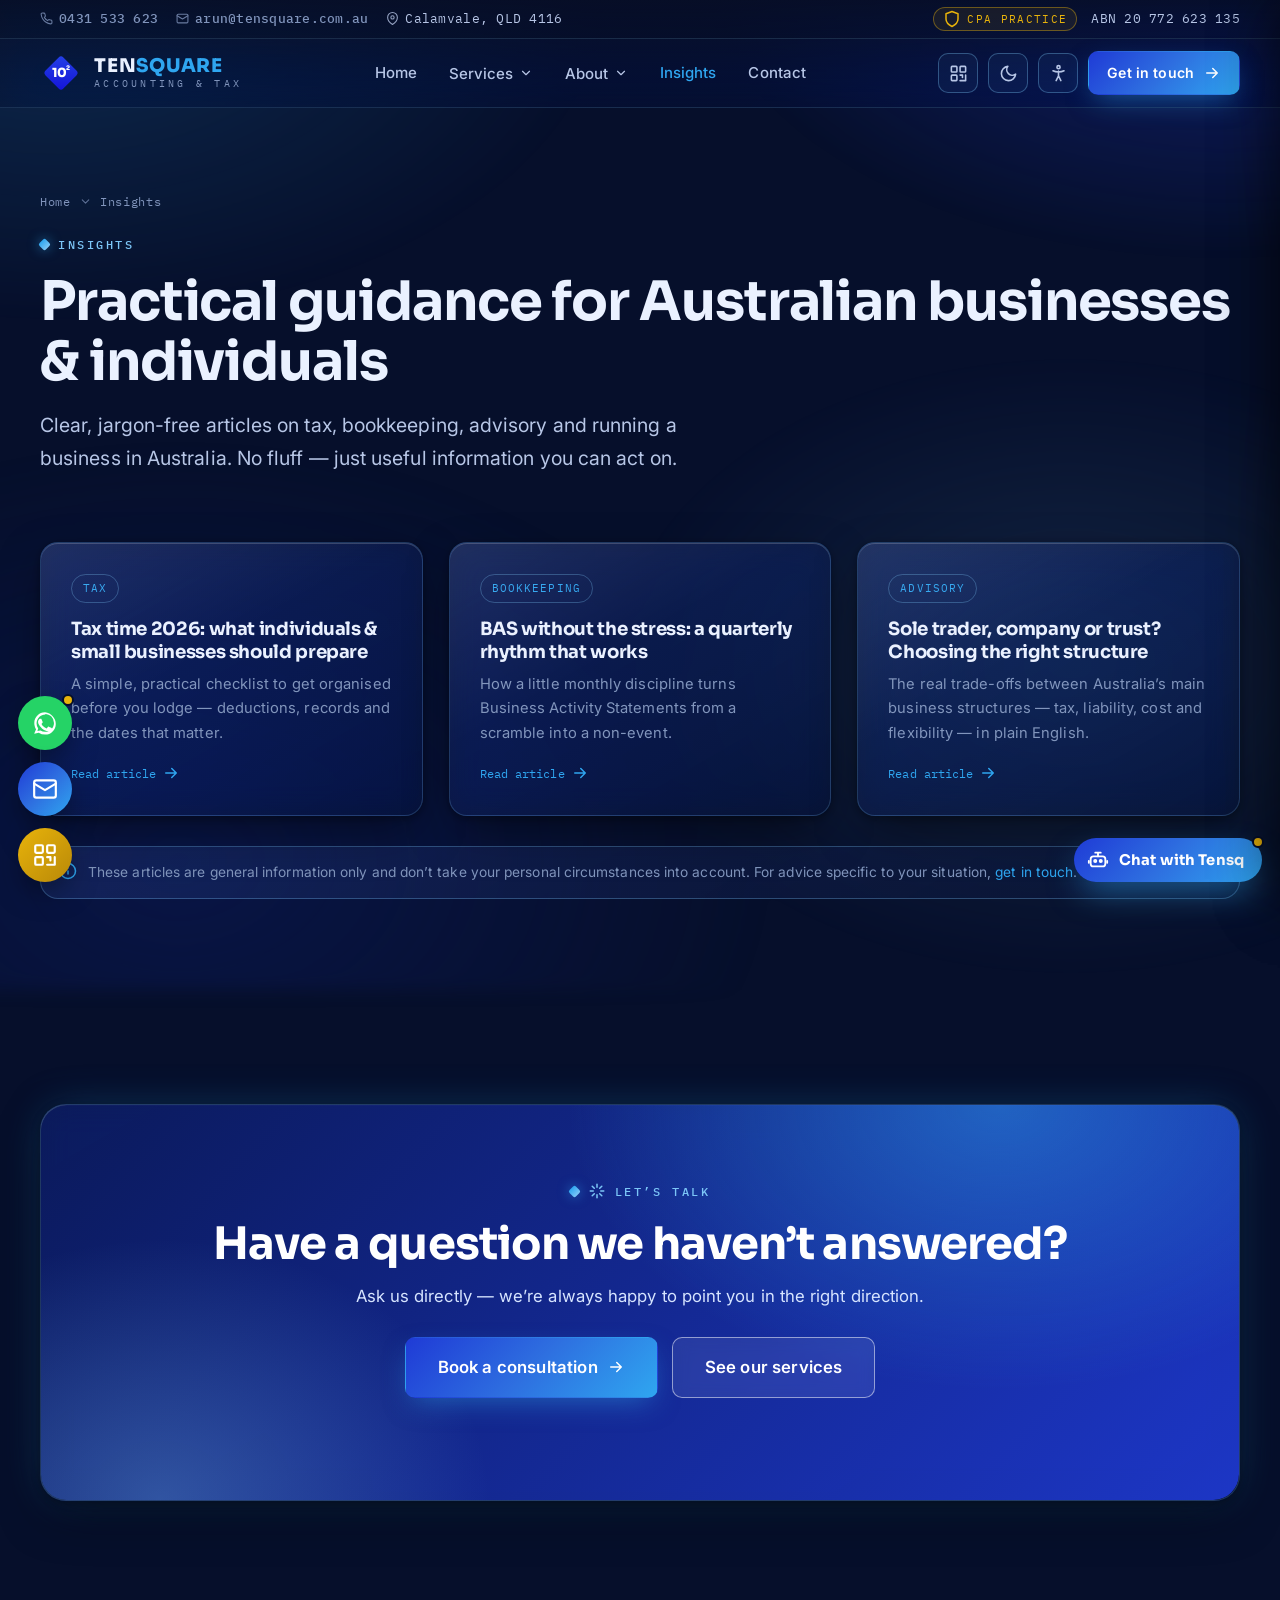
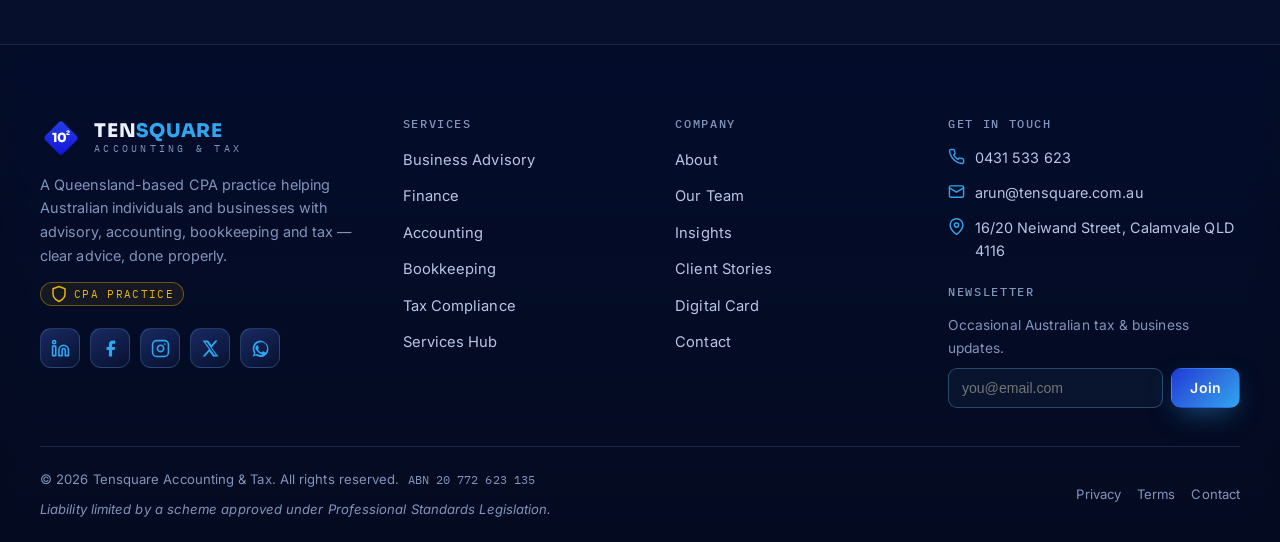
<file: insights.html>
<!DOCTYPE html>
<html lang="en-AU" data-theme="dark">
<head>
<meta charset="utf-8">
<meta name="viewport" content="width=device-width, initial-scale=1">
<title>Insights | Tensquare Accounting &amp; Tax</title>
<meta name="description" content="Practical, plain-English articles on Australian tax, bookkeeping, business advisory and finance from Tensquare Accounting & Tax.">
<meta name="theme-color" content="#060F2B">
<link rel="canonical" href="https://tensquare.com.au/insights.html">
<link rel="icon" href="data:image/svg+xml,%3Csvg xmlns='http://www.w3.org/2000/svg' viewBox='0 0 100 100'%3E%3Crect x='20' y='20' width='60' height='60' rx='8' transform='rotate(45 50 50)' fill='%231A1AE0'/%3E%3Ctext x='46' y='60' text-anchor='middle' font-family='sans-serif' font-weight='800' font-size='30' fill='white'%3E10%3C/text%3E%3Ctext x='66' y='42' text-anchor='middle' font-family='sans-serif' font-weight='800' font-size='15' fill='white'%3E2%3C/text%3E%3C/svg%3E">
<meta property="og:type" content="website">
<meta property="og:title" content="Insights | Tensquare Accounting &amp; Tax">
<meta property="og:description" content="Practical, plain-English articles on Australian tax, bookkeeping, business advisory and finance from Tensquare Accounting & Tax.">
<meta property="og:url" content="https://tensquare.com.au/insights.html">
<meta property="og:site_name" content="Tensquare Accounting & Tax">
<meta name="twitter:card" content="summary_large_image">
<link rel="preconnect" href="https://fonts.googleapis.com">
<link rel="preconnect" href="https://fonts.gstatic.com" crossorigin>
<link href="https://fonts.googleapis.com/css2?family=Sora:wght@500;600;700;800&family=Inter:wght@400;500;600;700&family=IBM+Plex+Mono:wght@400;500&display=swap" rel="stylesheet">
<link rel="stylesheet" href="shared.css?v=2">
<script>(function(){try{var t=localStorage.getItem('tsq-theme')||'dark';document.documentElement.setAttribute('data-theme',t);var fs=localStorage.getItem('tsq-fs');if(fs)document.documentElement.style.setProperty('--a11y-fs',fs);['gray','underline','motion'].forEach(function(k){if(localStorage.getItem('tsq-a11y-'+k)==='1')document.documentElement.classList.add('a11y-'+k);});}catch(e){}})();</script>

</head>
<body>
<a href="#maincontent" class="skip">Skip to content</a>
<header class="nav">
  <div class="topbar">
    <div class="wrap">
      <div class="tb-left">
        <a class="tb-item" href="tel:0431533623"><svg class="" width="18" height="18" viewBox="0 0 24 24" fill="none" stroke="currentColor" stroke-width="2" stroke-linecap="round" stroke-linejoin="round" aria-hidden="true"><path d="M22 16.92v3a2 2 0 0 1-2.18 2 19.79 19.79 0 0 1-8.63-3.07 19.5 19.5 0 0 1-6-6 19.79 19.79 0 0 1-3.07-8.67A2 2 0 0 1 4.11 2h3a2 2 0 0 1 2 1.72c.13.96.36 1.9.7 2.81a2 2 0 0 1-.45 2.11L8.09 9.91a16 16 0 0 0 6 6l1.27-1.27a2 2 0 0 1 2.11-.45c.91.34 1.85.57 2.81.7A2 2 0 0 1 22 16.92z"/></svg>0431 533 623</a>
        <a class="tb-item hide-sm" href="mailto:arun@tensquare.com.au"><svg class="" width="18" height="18" viewBox="0 0 24 24" fill="none" stroke="currentColor" stroke-width="2" stroke-linecap="round" stroke-linejoin="round" aria-hidden="true"><rect x="2" y="4" width="20" height="16" rx="2"/><path d="m22 7-10 6L2 7"/></svg>arun@tensquare.com.au</a>
        <span class="tb-item hide-sm"><svg class="" width="18" height="18" viewBox="0 0 24 24" fill="none" stroke="currentColor" stroke-width="2" stroke-linecap="round" stroke-linejoin="round" aria-hidden="true"><path d="M21 10c0 7-9 13-9 13s-9-6-9-13a9 9 0 0 1 18 0z"/><circle cx="12" cy="10" r="3"/></svg>Calamvale, QLD 4116</span>
      </div>
      <div class="tb-right">
        <span class="cpa-chip"><svg class="" width="18" height="18" viewBox="0 0 24 24" fill="none" stroke="currentColor" stroke-width="2" stroke-linecap="round" stroke-linejoin="round" aria-hidden="true"><path d="M12 22s8-4 8-10V5l-8-3-8 3v7c0 6 8 10 8 10z"/></svg> CPA Practice</span>
        <span class="tb-item hide-sm">ABN 20 772 623 135</span>
      </div>
    </div>
  </div>
  <div class="navbar">
    <div class="wrap">
      <a class="brand" href="index.html" aria-label="Tensquare Accounting & Tax home">
        <svg class="mark" viewBox="0 0 100 100" role="img" aria-label="Tensquare mark">
  <defs>
    <linearGradient id="tsq" x1="0" y1="0" x2="1" y2="1">
      <stop offset="0" stop-color="var(--logo-diamond-1)"/>
      <stop offset="1" stop-color="var(--logo-diamond-2)"/>
    </linearGradient>
  </defs>
  <rect x="20" y="20" width="60" height="60" rx="8" transform="rotate(45 50 50)" fill="url(#tsq)"/>
  <g fill="var(--logo-glyph)">
    <text x="46" y="60" text-anchor="middle" font-family="Sora, sans-serif" font-weight="800" font-size="30" letter-spacing="-1">10</text>
    <text x="66" y="42" text-anchor="middle" font-family="Sora, sans-serif" font-weight="800" font-size="15">2</text>
  </g>
</svg>
        <span class="word"><span class="t1">TEN<b>SQUARE</b></span><span class="t2">Accounting &amp; Tax</span></span>
      </a>
      <nav aria-label="Primary">
        <ul class="menu">
          <li><a href="index.html">Home</a></li>
          <li class="has-drop"><button class="navlink" aria-haspopup="true">Services <svg class="chev" width="18" height="18" viewBox="0 0 24 24" fill="none" stroke="currentColor" stroke-width="2" stroke-linecap="round" stroke-linejoin="round" aria-hidden="true"><path d="M6 9l6 6 6-6"/></svg></button>
            <div class="dropdown"><a href="services.html#advisory"><span class="di"><svg class="" width="18" height="18" viewBox="0 0 24 24" fill="none" stroke="currentColor" stroke-width="2" stroke-linecap="round" stroke-linejoin="round" aria-hidden="true"><path d="M3 3v18h18"/><path d="m19 9-5 5-4-4-4 4"/></svg></span><span><span class="dt">Business Advisory</span><span class="dd">Strategy, structure &amp; growth</span></span></a><a href="services.html#finance"><span class="di"><svg class="" width="18" height="18" viewBox="0 0 24 24" fill="none" stroke="currentColor" stroke-width="2" stroke-linecap="round" stroke-linejoin="round" aria-hidden="true"><path d="M12 1v22M17 5H9.5a3.5 3.5 0 0 0 0 7h5a3.5 3.5 0 0 1 0 7H6"/></svg></span><span><span class="dt">Finance</span><span class="dd">Cash flow, forecasting &amp; CFO support</span></span></a><a href="services.html#accounting"><span class="di"><svg class="" width="18" height="18" viewBox="0 0 24 24" fill="none" stroke="currentColor" stroke-width="2" stroke-linecap="round" stroke-linejoin="round" aria-hidden="true"><rect x="4" y="2" width="16" height="20" rx="2"/><path d="M8 6h8M8 10h8M8 14h5"/></svg></span><span><span class="dt">Accounting</span><span class="dd">Year-end accounts &amp; financials</span></span></a><a href="services.html#bookkeeping"><span class="di"><svg class="" width="18" height="18" viewBox="0 0 24 24" fill="none" stroke="currentColor" stroke-width="2" stroke-linecap="round" stroke-linejoin="round" aria-hidden="true"><path d="M4 19.5A2.5 2.5 0 0 1 6.5 17H20"/><path d="M6.5 2H20v20H6.5A2.5 2.5 0 0 1 4 19.5v-15A2.5 2.5 0 0 1 6.5 2z"/></svg></span><span><span class="dt">Bookkeeping</span><span class="dd">BAS, payroll &amp; day-to-day books</span></span></a><a href="services.html#tax"><span class="di"><svg class="" width="18" height="18" viewBox="0 0 24 24" fill="none" stroke="currentColor" stroke-width="2" stroke-linecap="round" stroke-linejoin="round" aria-hidden="true"><path d="M3 9h18M9 21V9"/><rect x="3" y="3" width="18" height="18" rx="2"/></svg></span><span><span class="dt">Tax Compliance</span><span class="dd">Returns, planning &amp; ATO matters</span></span></a><a href="services.html"><span class="di"><svg class="" width="18" height="18" viewBox="0 0 24 24" fill="none" stroke="currentColor" stroke-width="2" stroke-linecap="round" stroke-linejoin="round" aria-hidden="true"><circle cx="12" cy="12" r="10"/><path d="M2 12h20M12 2a15 15 0 0 1 0 20 15 15 0 0 1 0-20z"/></svg></span><span><span class="dt">All Services &amp; Hub</span><span class="dd">Full services overview</span></span></a></div></li>
          <li class="has-drop"><button class="navlink" aria-haspopup="true">About <svg class="chev" width="18" height="18" viewBox="0 0 24 24" fill="none" stroke="currentColor" stroke-width="2" stroke-linecap="round" stroke-linejoin="round" aria-hidden="true"><path d="M6 9l6 6 6-6"/></svg></button>
            <div class="dropdown"><a href="about.html"><span class="di"><svg class="" width="18" height="18" viewBox="0 0 24 24" fill="none" stroke="currentColor" stroke-width="2" stroke-linecap="round" stroke-linejoin="round" aria-hidden="true"><circle cx="12" cy="12" r="10"/><path d="M12 16v-4M12 8h.01"/></svg></span><span><span class="dt">Our Story</span><span class="dd">About the practice</span></span></a><a href="team.html"><span class="di"><svg class="" width="18" height="18" viewBox="0 0 24 24" fill="none" stroke="currentColor" stroke-width="2" stroke-linecap="round" stroke-linejoin="round" aria-hidden="true"><path d="M17 21v-2a4 4 0 0 0-4-4H5a4 4 0 0 0-4 4v2"/><circle cx="9" cy="7" r="4"/><path d="M23 21v-2a4 4 0 0 0-3-3.87M16 3.13a4 4 0 0 1 0 7.75"/></svg></span><span><span class="dt">Our Team</span><span class="dd">Founder &amp; professionals</span></span></a><a href="testimonials.html"><span class="di"><svg class="" width="18" height="18" viewBox="0 0 24 24" fill="currentColor" stroke="none" aria-hidden="true"><path d="M12 2l3.09 6.26L22 9.27l-5 4.87 1.18 6.88L12 17.77l-6.18 3.25L7 14.14 2 9.27l6.91-1.01L12 2z"/></svg></span><span><span class="dt">Client Stories</span><span class="dd">Testimonials</span></span></a></div></li>
          <li><a href="insights.html" class="active">Insights</a></li>
          <li><a href="contact.html">Contact</a></li>
        </ul>
      </nav>
      <div class="nav-cta">
        <a href="business-card.html" class="icon-btn desk-only" title="Digital business card" aria-label="Digital business card"><svg class="" width="18" height="18" viewBox="0 0 24 24" fill="none" stroke="currentColor" stroke-width="2" stroke-linecap="round" stroke-linejoin="round" aria-hidden="true"><rect x="3" y="3" width="7" height="7" rx="1"/><rect x="14" y="3" width="7" height="7" rx="1"/><rect x="3" y="14" width="7" height="7" rx="1"/><path d="M14 14h3v3M21 14v7h-7"/></svg></a>
        <button class="icon-btn" id="themeToggle" title="Toggle light / dark" aria-label="Toggle light or dark theme"><svg class="" width="18" height="18" viewBox="0 0 24 24" fill="none" stroke="currentColor" stroke-width="2" stroke-linecap="round" stroke-linejoin="round" aria-hidden="true"><path d="M21 12.8A9 9 0 1 1 11.2 3a7 7 0 0 0 9.8 9.8z"/></svg></button>
        <button class="icon-btn" id="a11yToggle" title="Accessibility options" aria-label="Open accessibility options"><svg class="" width="18" height="18" viewBox="0 0 24 24" fill="none" stroke="currentColor" stroke-width="2" stroke-linecap="round" stroke-linejoin="round" aria-hidden="true"><circle cx="12" cy="4" r="2"/><path d="M19 8.5c-2 1-4.5 1.5-7 1.5s-5-.5-7-1.5M12 9v6M9 21l3-6 3 6"/></svg></button>
        <a href="contact.html" class="btn btn-primary btn-sm desk-only">Get in touch <svg class="" width="18" height="18" viewBox="0 0 24 24" fill="none" stroke="currentColor" stroke-width="2" stroke-linecap="round" stroke-linejoin="round" aria-hidden="true"><path d="M5 12h14M13 6l6 6-6 6"/></svg></a>
        <button class="icon-btn hamburger" id="hamburger" aria-label="Open menu" aria-expanded="false"><svg class="" width="18" height="18" viewBox="0 0 24 24" fill="none" stroke="currentColor" stroke-width="2" stroke-linecap="round" stroke-linejoin="round" aria-hidden="true"><path d="M3 6h18M3 12h18M3 18h18"/></svg></button>
      </div>
    </div>
  </div>
</header>

<div class="scrim" id="scrim"></div>
<aside class="mobile-menu" id="mobileMenu" aria-label="Mobile menu">
  <div class="mm-head">
    <span class="word"><span class="t1" style="color:var(--head);font-family:var(--font-d);font-weight:800;letter-spacing:.04em">TEN<b style="color:var(--azure)">SQUARE</b></span></span>
    <button class="icon-btn" id="mmClose" aria-label="Close menu"><svg class="" width="18" height="18" viewBox="0 0 24 24" fill="currentColor" stroke="none" aria-hidden="true"><path d="M18 2h3l-7.5 8.6L22 22h-6.8l-4.7-6.1L5 22H2l8-9.2L2 2h6.9l4.3 5.7L18 2zm-1.2 18h1.7L7.3 4H5.5l11.3 16z"/></svg></button>
  </div>
  <a href="index.html">Home</a>
  <div class="mm-group"><div style="padding:13px 12px;color:var(--muted);font-family:var(--font-m);font-size:.74rem;letter-spacing:.12em;text-transform:uppercase">Services</div>
    <div class="mm-sub"><a href="services.html#advisory">Business Advisory</a><a href="services.html#finance">Finance</a><a href="services.html#accounting">Accounting</a><a href="services.html#bookkeeping">Bookkeeping</a><a href="services.html#tax">Tax Compliance</a><a href="services.html">All Services &amp; Hub</a></div></div>
  <div class="mm-group"><div style="padding:13px 12px;color:var(--muted);font-family:var(--font-m);font-size:.74rem;letter-spacing:.12em;text-transform:uppercase">About</div>
    <div class="mm-sub"><a href="about.html">Our Story</a><a href="team.html">Our Team</a><a href="testimonials.html">Client Stories</a></div></div>
  <a href="insights.html">Insights</a>
  <a href="contact.html">Contact</a>
  <a href="business-card.html">Digital Business Card</a>
  <a href="contact.html" class="btn btn-primary btn-block" style="margin-top:16px">Get in touch <svg class="" width="18" height="18" viewBox="0 0 24 24" fill="none" stroke="currentColor" stroke-width="2" stroke-linecap="round" stroke-linejoin="round" aria-hidden="true"><path d="M5 12h14M13 6l6 6-6 6"/></svg></a>
</aside>

<aside class="a11y-panel" id="a11yPanel" aria-label="Accessibility options">
  <div class="mm-head"><div><h3>Accessibility</h3></div><button class="icon-btn" id="a11yClose" aria-label="Close accessibility panel"><svg class="" width="18" height="18" viewBox="0 0 24 24" fill="currentColor" stroke="none" aria-hidden="true"><path d="M18 2h3l-7.5 8.6L22 22h-6.8l-4.7-6.1L5 22H2l8-9.2L2 2h6.9l4.3 5.7L18 2zm-1.2 18h1.7L7.3 4H5.5l11.3 16z"/></svg></button></div>
  <p class="sub">Adjust the site for comfort. Your choices are remembered on this device.</p>
  <div class="a11y-row"><div><div class="lab">Text size</div><div class="desc">Scale all text (90&ndash;140%)</div></div>
    <div class="a11y-ctrl"><button id="fsMinus" aria-label="Decrease text size">A&minus;</button><button id="fsPlus" aria-label="Increase text size">A+</button></div></div>
  <div class="a11y-row"><div><div class="lab">Grayscale</div><div class="desc">Remove colour</div></div><button class="switch" id="swGray" role="switch" aria-checked="false" aria-label="Toggle grayscale"></button></div>
  <div class="a11y-row"><div><div class="lab">Underline links</div><div class="desc">Underline every link</div></div><button class="switch" id="swUnder" role="switch" aria-checked="false" aria-label="Toggle underline links"></button></div>
  <div class="a11y-row"><div><div class="lab">Reduce motion</div><div class="desc">Stop animations</div></div><button class="switch" id="swMotion" role="switch" aria-checked="false" aria-label="Toggle reduce motion"></button></div>
  <button class="btn btn-ghost btn-block" id="a11yReset" style="margin-top:18px">Reset all</button>
</aside>

<main id="maincontent">

<section class="page-hero">
  <div class="wrap">
    <div class="crumbs"><a href="index.html">Home</a> <svg class="" width="18" height="18" viewBox="0 0 24 24" fill="none" stroke="currentColor" stroke-width="2" stroke-linecap="round" stroke-linejoin="round" aria-hidden="true"><path d="M6 9l6 6 6-6"/></svg> <span>Insights</span></div>
    <span class="eyebrow">Insights</span>
    <h1 style="font-size:clamp(2rem,5vw,3.4rem);letter-spacing:-.02em;margin-bottom:16px">Practical guidance for Australian businesses &amp; individuals</h1>
    <p class="lead" style="max-width:720px">Clear, jargon-free articles on tax, bookkeeping, advisory and running a business in Australia. No fluff &mdash; just useful information you can act on.</p>
  </div>
</section>

<section class="section" style="padding-top:clamp(20px,3vw,40px)">
  <div class="wrap">
    <div class="grid g3"><a class="card glass" href="post-tax-time-2026.html" style="display:block">
  <span class="chip" style="margin-bottom:14px;display:inline-block">Tax</span>
  <h3 style="font-size:1.14rem;margin-bottom:8px;line-height:1.3">Tax time 2026: what individuals &amp; small businesses should prepare</h3>
  <p style="color:var(--muted);font-size:.92rem;margin-bottom:14px">A simple, practical checklist to get organised before you lodge &mdash; deductions, records and the dates that matter.</p>
  <span style="font-family:var(--font-m);font-size:.78rem;color:var(--azure);display:inline-flex;align-items:center;gap:6px">Read article <svg class="" width="18" height="18" viewBox="0 0 24 24" fill="none" stroke="currentColor" stroke-width="2" stroke-linecap="round" stroke-linejoin="round" aria-hidden="true"><path d="M5 12h14M13 6l6 6-6 6"/></svg></span>
</a><a class="card glass" href="post-bas-bookkeeping.html" style="display:block">
  <span class="chip" style="margin-bottom:14px;display:inline-block">Bookkeeping</span>
  <h3 style="font-size:1.14rem;margin-bottom:8px;line-height:1.3">BAS without the stress: a quarterly rhythm that works</h3>
  <p style="color:var(--muted);font-size:.92rem;margin-bottom:14px">How a little monthly discipline turns Business Activity Statements from a scramble into a non-event.</p>
  <span style="font-family:var(--font-m);font-size:.78rem;color:var(--azure);display:inline-flex;align-items:center;gap:6px">Read article <svg class="" width="18" height="18" viewBox="0 0 24 24" fill="none" stroke="currentColor" stroke-width="2" stroke-linecap="round" stroke-linejoin="round" aria-hidden="true"><path d="M5 12h14M13 6l6 6-6 6"/></svg></span>
</a><a class="card glass" href="post-business-structure.html" style="display:block">
  <span class="chip" style="margin-bottom:14px;display:inline-block">Advisory</span>
  <h3 style="font-size:1.14rem;margin-bottom:8px;line-height:1.3">Sole trader, company or trust? Choosing the right structure</h3>
  <p style="color:var(--muted);font-size:.92rem;margin-bottom:14px">The real trade-offs between Australia&rsquo;s main business structures &mdash; tax, liability, cost and flexibility &mdash; in plain English.</p>
  <span style="font-family:var(--font-m);font-size:.78rem;color:var(--azure);display:inline-flex;align-items:center;gap:6px">Read article <svg class="" width="18" height="18" viewBox="0 0 24 24" fill="none" stroke="currentColor" stroke-width="2" stroke-linecap="round" stroke-linejoin="round" aria-hidden="true"><path d="M5 12h14M13 6l6 6-6 6"/></svg></span>
</a></div>
    <div class="notice" style="margin-top:30px"><svg class="" width="18" height="18" viewBox="0 0 24 24" fill="none" stroke="currentColor" stroke-width="2" stroke-linecap="round" stroke-linejoin="round" aria-hidden="true"><circle cx="12" cy="12" r="10"/><path d="M12 16v-4M12 8h.01"/></svg><span>These articles are general information only and don&rsquo;t take your personal circumstances into account. For advice specific to your situation, <a href="contact.html" style="color:var(--azure)">get in touch</a>.</span></div>
  </div>
</section>


<section class="section">
  <div class="wrap">
    <div class="cta-band glass glow">
      <span class="eyebrow" style="justify-content:center"><svg class="" width="18" height="18" viewBox="0 0 24 24" fill="none" stroke="currentColor" stroke-width="2" stroke-linecap="round" stroke-linejoin="round" aria-hidden="true"><path d="M12 3v4M12 17v4M3 12h4M17 12h4M5.6 5.6l2.8 2.8M15.6 15.6l2.8 2.8M18.4 5.6l-2.8 2.8M8.4 15.6l-2.8 2.8"/></svg> Let&rsquo;s talk</span>
      <h2 style="font-size:clamp(1.8rem,4vw,2.8rem);margin-bottom:14px">Have a question we haven&rsquo;t answered?</h2>
      <p class="kicker" style="max-width:620px;margin:0 auto 26px">Ask us directly &mdash; we&rsquo;re always happy to point you in the right direction.</p>
      <div class="hero-cta" style="justify-content:center"><a href="contact.html" class="btn btn-primary btn-lg">Book a consultation <svg class="" width="18" height="18" viewBox="0 0 24 24" fill="none" stroke="currentColor" stroke-width="2" stroke-linecap="round" stroke-linejoin="round" aria-hidden="true"><path d="M5 12h14M13 6l6 6-6 6"/></svg></a><a href="services.html" class="btn btn-ghost btn-lg">See our services</a></div>
    </div>
  </div>
</section>

</main>

<footer class="site">
  <div class="wrap">
    <div class="footer-main">
      <div class="f-about">
        <a class="brand" href="index.html" aria-label="Tensquare Accounting & Tax home"><svg class="mark" viewBox="0 0 100 100" role="img" aria-label="Tensquare mark">
  <defs>
    <linearGradient id="tsq" x1="0" y1="0" x2="1" y2="1">
      <stop offset="0" stop-color="var(--logo-diamond-1)"/>
      <stop offset="1" stop-color="var(--logo-diamond-2)"/>
    </linearGradient>
  </defs>
  <rect x="20" y="20" width="60" height="60" rx="8" transform="rotate(45 50 50)" fill="url(#tsq)"/>
  <g fill="var(--logo-glyph)">
    <text x="46" y="60" text-anchor="middle" font-family="Sora, sans-serif" font-weight="800" font-size="30" letter-spacing="-1">10</text>
    <text x="66" y="42" text-anchor="middle" font-family="Sora, sans-serif" font-weight="800" font-size="15">2</text>
  </g>
</svg>
          <span class="word"><span class="t1">TEN<b>SQUARE</b></span><span class="t2">Accounting &amp; Tax</span></span></a>
        <p>A Queensland-based CPA practice helping Australian individuals and businesses with advisory, accounting, bookkeeping and tax &mdash; clear advice, done properly.</p>
        <span class="cpa-chip"><svg class="" width="18" height="18" viewBox="0 0 24 24" fill="none" stroke="currentColor" stroke-width="2" stroke-linecap="round" stroke-linejoin="round" aria-hidden="true"><path d="M12 22s8-4 8-10V5l-8-3-8 3v7c0 6 8 10 8 10z"/></svg> CPA Practice</span>
        <div class="socials" aria-label="Social media">
          <a href="https://www.linkedin.com/company/tensquare-accounting-tax" target="_blank" rel="noopener" aria-label="LinkedIn" title="LinkedIn"><svg class="" width="18" height="18" viewBox="0 0 24 24" fill="none" stroke="currentColor" stroke-width="2" stroke-linecap="round" stroke-linejoin="round" aria-hidden="true"><path d="M16 8a6 6 0 0 1 6 6v7h-4v-7a2 2 0 0 0-4 0v7h-4v-7a6 6 0 0 1 6-6z"/><rect x="2" y="9" width="4" height="12"/><circle cx="4" cy="4" r="2"/></svg></a>
          <a href="https://www.facebook.com/tensquareaccounting" target="_blank" rel="noopener" aria-label="Facebook" title="Facebook"><svg class="" width="18" height="18" viewBox="0 0 24 24" fill="currentColor" stroke="none" aria-hidden="true"><path d="M18 2h-3a5 5 0 0 0-5 5v3H7v4h3v8h4v-8h3l1-4h-4V7a1 1 0 0 1 1-1h3z"/></svg></a>
          <a href="https://www.instagram.com/tensquareaccounting" target="_blank" rel="noopener" aria-label="Instagram" title="Instagram"><svg class="" width="18" height="18" viewBox="0 0 24 24" fill="none" stroke="currentColor" stroke-width="2" stroke-linecap="round" stroke-linejoin="round" aria-hidden="true"><rect x="2" y="2" width="20" height="20" rx="5"/><path d="M16 11.37A4 4 0 1 1 12.63 8 4 4 0 0 1 16 11.37z"/><line x1="17.5" y1="6.5" x2="17.51" y2="6.5"/></svg></a>
          <a href="https://x.com/tensquare_au" target="_blank" rel="noopener" aria-label="X (Twitter)" title="X (Twitter)"><svg class="" width="18" height="18" viewBox="0 0 24 24" fill="currentColor" stroke="none" aria-hidden="true"><path d="M18 2h3l-7.5 8.6L22 22h-6.8l-4.7-6.1L5 22H2l8-9.2L2 2h6.9l4.3 5.7L18 2zm-1.2 18h1.7L7.3 4H5.5l11.3 16z"/></svg></a>
          <a href="https://wa.me/61431533623" target="_blank" rel="noopener" aria-label="WhatsApp" title="WhatsApp"><svg class="" width="18" height="18" viewBox="0 0 24 24" fill="currentColor" stroke="none" aria-hidden="true"><path d="M12.04 2C6.58 2 2.13 6.45 2.13 11.91c0 2.1.55 4.15 1.6 5.96L2 22l4.25-1.11a9.9 9.9 0 0 0 5.78 1.84h.01c5.46 0 9.91-4.45 9.91-9.91 0-2.65-1.03-5.14-2.9-7.01A9.82 9.82 0 0 0 12.04 2Zm0 1.67c2.2 0 4.27.86 5.83 2.42a8.2 8.2 0 0 1 2.42 5.82c0 4.54-3.7 8.24-8.24 8.24h-.01a8.2 8.2 0 0 1-4.19-1.15l-.3-.18-2.52.66.67-2.46-.2-.31a8.22 8.22 0 0 1-1.26-4.38c0-4.54 3.7-8.24 8.25-8.24Zm-4.51 4.4c-.21 0-.55.08-.84.39-.29.31-1.1 1.08-1.1 2.63 0 1.55 1.13 3.05 1.29 3.26.16.21 2.22 3.39 5.38 4.62 2.63 1.04 3.16.83 3.73.78.57-.05 1.84-.75 2.1-1.48.26-.73.26-1.35.18-1.48-.08-.13-.29-.21-.6-.37-.31-.16-1.84-.91-2.13-1.01-.29-.1-.5-.16-.71.16-.21.31-.81 1.01-.99 1.22-.18.21-.37.23-.68.08-.31-.16-1.31-.48-2.5-1.54-.92-.82-1.54-1.84-1.72-2.15-.18-.31-.02-.48.13-.63.14-.14.31-.37.47-.55.16-.18.21-.31.31-.52.1-.21.05-.39-.03-.55-.08-.16-.71-1.71-.98-2.34-.26-.62-.52-.53-.71-.54l-.6-.01Z"/></svg></a>
        </div>
      </div>
      <div><h4>Services</h4><ul><li><a href="services.html#advisory">Business Advisory</a></li><li><a href="services.html#finance">Finance</a></li><li><a href="services.html#accounting">Accounting</a></li><li><a href="services.html#bookkeeping">Bookkeeping</a></li><li><a href="services.html#tax">Tax Compliance</a></li><li><a href="services.html">Services Hub</a></li></ul></div>
      <div><h4>Company</h4><ul>
        <li><a href="about.html">About</a></li>
        <li><a href="team.html">Our Team</a></li>
        <li><a href="insights.html">Insights</a></li>
        <li><a href="testimonials.html">Client Stories</a></li>
        <li><a href="business-card.html">Digital Card</a></li>
        <li><a href="contact.html">Contact</a></li>
      </ul></div>
      <div>
        <h4>Get in touch</h4>
        <div class="f-contact">
          <a href="tel:0431533623"><svg class="" width="18" height="18" viewBox="0 0 24 24" fill="none" stroke="currentColor" stroke-width="2" stroke-linecap="round" stroke-linejoin="round" aria-hidden="true"><path d="M22 16.92v3a2 2 0 0 1-2.18 2 19.79 19.79 0 0 1-8.63-3.07 19.5 19.5 0 0 1-6-6 19.79 19.79 0 0 1-3.07-8.67A2 2 0 0 1 4.11 2h3a2 2 0 0 1 2 1.72c.13.96.36 1.9.7 2.81a2 2 0 0 1-.45 2.11L8.09 9.91a16 16 0 0 0 6 6l1.27-1.27a2 2 0 0 1 2.11-.45c.91.34 1.85.57 2.81.7A2 2 0 0 1 22 16.92z"/></svg><span>0431 533 623</span></a>
          <a href="mailto:arun@tensquare.com.au"><svg class="" width="18" height="18" viewBox="0 0 24 24" fill="none" stroke="currentColor" stroke-width="2" stroke-linecap="round" stroke-linejoin="round" aria-hidden="true"><rect x="2" y="4" width="20" height="16" rx="2"/><path d="m22 7-10 6L2 7"/></svg><span>arun@tensquare.com.au</span></a>
          <a href="https://www.google.com/maps/search/?api=1&amp;query=16/20+Neiwand+Street,+Calamvale+QLD+4116" target="_blank" rel="noopener"><svg class="" width="18" height="18" viewBox="0 0 24 24" fill="none" stroke="currentColor" stroke-width="2" stroke-linecap="round" stroke-linejoin="round" aria-hidden="true"><path d="M21 10c0 7-9 13-9 13s-9-6-9-13a9 9 0 0 1 18 0z"/><circle cx="12" cy="10" r="3"/></svg><span>16/20 Neiwand Street, Calamvale QLD 4116</span></a>
        </div>
        <h4 style="margin-top:22px">Newsletter</h4>
        <p style="font-size:.86rem;color:var(--muted);margin-bottom:6px">Occasional Australian tax &amp; business updates.</p>
        <form class="news-form" id="newsForm">
          <input type="email" id="newsEmail" placeholder="you@email.com" aria-label="Email for newsletter" required>
          <button class="btn btn-primary btn-sm" type="submit">Join</button>
        </form>
        <div class="form-status" id="newsStatus"></div>
      </div>
    </div>
    <div class="footer-bottom">
      <div>
        <p>&copy; 2026 Tensquare Accounting & Tax. All rights reserved. &nbsp;<span class="abn-line">ABN 20 772 623 135</span></p>
        <p class="psl">Liability limited by a scheme approved under Professional Standards Legislation.</p>
      </div>
      <div class="legal-links">
        <a href="privacy.html">Privacy</a>
        <a href="terms.html">Terms</a>
        <a href="contact.html">Contact</a>
      </div>
    </div>
  </div>
</footer>

<div class="floats">
  <button class="float-btn float-wa" id="waOpen" aria-label="Chat on WhatsApp" title="WhatsApp"><svg class="" width="18" height="18" viewBox="0 0 24 24" fill="currentColor" stroke="none" aria-hidden="true"><path d="M12.04 2C6.58 2 2.13 6.45 2.13 11.91c0 2.1.55 4.15 1.6 5.96L2 22l4.25-1.11a9.9 9.9 0 0 0 5.78 1.84h.01c5.46 0 9.91-4.45 9.91-9.91 0-2.65-1.03-5.14-2.9-7.01A9.82 9.82 0 0 0 12.04 2Zm0 1.67c2.2 0 4.27.86 5.83 2.42a8.2 8.2 0 0 1 2.42 5.82c0 4.54-3.7 8.24-8.24 8.24h-.01a8.2 8.2 0 0 1-4.19-1.15l-.3-.18-2.52.66.67-2.46-.2-.31a8.22 8.22 0 0 1-1.26-4.38c0-4.54 3.7-8.24 8.25-8.24Zm-4.51 4.4c-.21 0-.55.08-.84.39-.29.31-1.1 1.08-1.1 2.63 0 1.55 1.13 3.05 1.29 3.26.16.21 2.22 3.39 5.38 4.62 2.63 1.04 3.16.83 3.73.78.57-.05 1.84-.75 2.1-1.48.26-.73.26-1.35.18-1.48-.08-.13-.29-.21-.6-.37-.31-.16-1.84-.91-2.13-1.01-.29-.1-.5-.16-.71.16-.21.31-.81 1.01-.99 1.22-.18.21-.37.23-.68.08-.31-.16-1.31-.48-2.5-1.54-.92-.82-1.54-1.84-1.72-2.15-.18-.31-.02-.48.13-.63.14-.14.31-.37.47-.55.16-.18.21-.31.31-.52.1-.21.05-.39-.03-.55-.08-.16-.71-1.71-.98-2.34-.26-.62-.52-.53-.71-.54l-.6-.01Z"/></svg><span class="pulse"></span></button>
  <button class="float-btn float-mail" id="mailOpen" aria-label="Send an email" title="Email"><svg class="" width="18" height="18" viewBox="0 0 24 24" fill="none" stroke="currentColor" stroke-width="2" stroke-linecap="round" stroke-linejoin="round" aria-hidden="true"><rect x="2" y="4" width="20" height="16" rx="2"/><path d="m22 7-10 6L2 7"/></svg></button>
  <a class="float-btn float-card" href="business-card.html" aria-label="Arun's digital business card" title="Digital business card"><svg class="" width="18" height="18" viewBox="0 0 24 24" fill="none" stroke="currentColor" stroke-width="2" stroke-linecap="round" stroke-linejoin="round" aria-hidden="true"><rect x="3" y="3" width="7" height="7" rx="1"/><rect x="14" y="3" width="7" height="7" rx="1"/><rect x="3" y="14" width="7" height="7" rx="1"/><path d="M14 14h3v3M21 14v7h-7"/></svg></a>
</div>

<div class="popup" id="waPopup" role="dialog" aria-label="WhatsApp enquiry">
  <div class="popup-head"><span class="ph-ic" style="background:#25D366"><svg class="" width="18" height="18" viewBox="0 0 24 24" fill="currentColor" stroke="none" aria-hidden="true"><path d="M12.04 2C6.58 2 2.13 6.45 2.13 11.91c0 2.1.55 4.15 1.6 5.96L2 22l4.25-1.11a9.9 9.9 0 0 0 5.78 1.84h.01c5.46 0 9.91-4.45 9.91-9.91 0-2.65-1.03-5.14-2.9-7.01A9.82 9.82 0 0 0 12.04 2Zm0 1.67c2.2 0 4.27.86 5.83 2.42a8.2 8.2 0 0 1 2.42 5.82c0 4.54-3.7 8.24-8.24 8.24h-.01a8.2 8.2 0 0 1-4.19-1.15l-.3-.18-2.52.66.67-2.46-.2-.31a8.22 8.22 0 0 1-1.26-4.38c0-4.54 3.7-8.24 8.25-8.24Zm-4.51 4.4c-.21 0-.55.08-.84.39-.29.31-1.1 1.08-1.1 2.63 0 1.55 1.13 3.05 1.29 3.26.16.21 2.22 3.39 5.38 4.62 2.63 1.04 3.16.83 3.73.78.57-.05 1.84-.75 2.1-1.48.26-.73.26-1.35.18-1.48-.08-.13-.29-.21-.6-.37-.31-.16-1.84-.91-2.13-1.01-.29-.1-.5-.16-.71.16-.21.31-.81 1.01-.99 1.22-.18.21-.37.23-.68.08-.31-.16-1.31-.48-2.5-1.54-.92-.82-1.54-1.84-1.72-2.15-.18-.31-.02-.48.13-.63.14-.14.31-.37.47-.55.16-.18.21-.31.31-.52.1-.21.05-.39-.03-.55-.08-.16-.71-1.71-.98-2.34-.26-.62-.52-.53-.71-.54l-.6-.01Z"/></svg></span>
    <div><div class="ph-t">Chat on WhatsApp</div><div class="ph-s">Quick reply, usually same business day</div></div>
    <button class="ph-x" data-close="waPopup" aria-label="Close"><svg class="" width="18" height="18" viewBox="0 0 24 24" fill="currentColor" stroke="none" aria-hidden="true"><path d="M18 2h3l-7.5 8.6L22 22h-6.8l-4.7-6.1L5 22H2l8-9.2L2 2h6.9l4.3 5.7L18 2zm-1.2 18h1.7L7.3 4H5.5l11.3 16z"/></svg></button></div>
  <div class="popup-body">
    <p>What can we help with? We&rsquo;ll prepare a message for you.</p>
    <div class="chips" id="waChips"></div>
    <input class="input" id="waName" placeholder="Your name" style="margin-bottom:10px">
    <textarea class="textarea" id="waMsg" placeholder="A short note (optional)" style="min-height:80px"></textarea>
    <div class="draft-prev" id="waDraft"></div>
    <a class="btn btn-primary btn-block" id="waSend">Open WhatsApp <svg class="" width="18" height="18" viewBox="0 0 24 24" fill="none" stroke="currentColor" stroke-width="2" stroke-linecap="round" stroke-linejoin="round" aria-hidden="true"><path d="M5 12h14M13 6l6 6-6 6"/></svg></a>
  </div>
</div>

<div class="popup" id="mailPopup" role="dialog" aria-label="Email enquiry">
  <div class="popup-head"><span class="ph-ic" style="background:var(--grad-main)"><svg class="" width="18" height="18" viewBox="0 0 24 24" fill="none" stroke="currentColor" stroke-width="2" stroke-linecap="round" stroke-linejoin="round" aria-hidden="true"><rect x="2" y="4" width="20" height="16" rx="2"/><path d="m22 7-10 6L2 7"/></svg></span>
    <div><div class="ph-t">Send an email</div><div class="ph-s">arun@tensquare.com.au</div></div>
    <button class="ph-x" data-close="mailPopup" aria-label="Close"><svg class="" width="18" height="18" viewBox="0 0 24 24" fill="currentColor" stroke="none" aria-hidden="true"><path d="M18 2h3l-7.5 8.6L22 22h-6.8l-4.7-6.1L5 22H2l8-9.2L2 2h6.9l4.3 5.7L18 2zm-1.2 18h1.7L7.3 4H5.5l11.3 16z"/></svg></button></div>
  <div class="popup-body">
    <p>Tell us what you need and we&rsquo;ll open a pre-filled email.</p>
    <div class="chips" id="mailChips"></div>
    <input class="input" id="mailName" placeholder="Your name" style="margin-bottom:10px">
    <textarea class="textarea" id="mailMsg" placeholder="A short note (optional)" style="min-height:80px"></textarea>
    <div class="draft-prev" id="mailDraft"></div>
    <a class="btn btn-primary btn-block" id="mailSend">Open email <svg class="" width="18" height="18" viewBox="0 0 24 24" fill="none" stroke="currentColor" stroke-width="2" stroke-linecap="round" stroke-linejoin="round" aria-hidden="true"><path d="M5 12h14M13 6l6 6-6 6"/></svg></a>
  </div>
</div>

<button class="gotop" id="gotop" aria-label="Back to top"><svg class="" width="18" height="18" viewBox="0 0 24 24" fill="none" stroke="currentColor" stroke-width="2" stroke-linecap="round" stroke-linejoin="round" aria-hidden="true"><path d="M12 19V5M5 12l7-7 7 7"/></svg></button>

<button class="cbot-launch" id="cbotLaunch" aria-label="Open Tensq chat assistant">
  <svg class="" width="18" height="18" viewBox="0 0 24 24" fill="none" stroke="currentColor" stroke-width="2" stroke-linecap="round" stroke-linejoin="round" aria-hidden="true"><rect x="4" y="8" width="16" height="11" rx="3"/><path d="M12 8V4M9 4h6"/><circle cx="9" cy="13" r="1.2"/><circle cx="15" cy="13" r="1.2"/><path d="M2 13v2M22 13v2"/></svg><span class="cbot-lbl">Chat with Tensq</span><span class="pulse"></span>
</button>
<aside class="cbot-panel" id="cbotPanel" role="dialog" aria-label="Tensq chat assistant">
  <div class="cbot-head">
    <span class="av"><svg class="" width="18" height="18" viewBox="0 0 24 24" fill="none" stroke="currentColor" stroke-width="2" stroke-linecap="round" stroke-linejoin="round" aria-hidden="true"><rect x="4" y="8" width="16" height="11" rx="3"/><path d="M12 8V4M9 4h6"/><circle cx="9" cy="13" r="1.2"/><circle cx="15" cy="13" r="1.2"/><path d="M2 13v2M22 13v2"/></svg></span>
    <div>
      <div class="ct">Tensq</div>
      <div class="cs"><span class="live"></span> by Tensquare &middot; online</div>
    </div>
    <button class="cx" id="cbotClose" aria-label="Close chat"><svg class="" width="18" height="18" viewBox="0 0 24 24" fill="currentColor" stroke="none" aria-hidden="true"><path d="M18 2h3l-7.5 8.6L22 22h-6.8l-4.7-6.1L5 22H2l8-9.2L2 2h6.9l4.3 5.7L18 2zm-1.2 18h1.7L7.3 4H5.5l11.3 16z"/></svg></button>
  </div>
  <div class="cbot-body" id="cbotBody" aria-live="polite"></div>
  <div class="cbot-foot">
    <textarea id="cbotInput" rows="1" placeholder="Type your message&hellip;" aria-label="Message to Tensq"></textarea>
    <button class="cbot-send" id="cbotSend" aria-label="Send message"><svg class="" width="18" height="18" viewBox="0 0 24 24" fill="none" stroke="currentColor" stroke-width="2" stroke-linecap="round" stroke-linejoin="round" aria-hidden="true"><path d="M22 2 11 13M22 2l-7 20-4-9-9-4 20-7z"/></svg></button>
  </div>
  <div class="cbot-note">Tensq is an assistant for general enquiries &mdash; not financial advice.</div>
</aside>
<script>
(function(){
  "use strict";
  var root=document.documentElement, LS=window.localStorage;
  function save(k,v){try{LS.setItem(k,v);}catch(e){}}
  function read(k){try{return LS.getItem(k);}catch(e){return null;}}
  function $(s,c){return (c||document).querySelector(s);}
  function $all(s,c){return Array.prototype.slice.call((c||document).querySelectorAll(s));}

  /* ---------- Theme ---------- */
  function applyThemeIcon(){
    var t=root.getAttribute('data-theme'), btn=$('#themeToggle');
    if(!btn) return;
    btn.setAttribute('aria-label', t==='dark' ? 'Switch to light theme' : 'Switch to dark theme');
    btn.title = t==='dark' ? 'Switch to light' : 'Switch to dark';
  }
  applyThemeIcon();
  var themeBtn=$('#themeToggle');
  if(themeBtn) themeBtn.addEventListener('click',function(){
    var cur=root.getAttribute('data-theme')==='dark'?'light':'dark';
    root.setAttribute('data-theme',cur); save('tsq-theme',cur); applyThemeIcon();
  });

  /* ---------- Mobile menu ---------- */
  var mm=$('#mobileMenu'), scrim=$('#scrim'), burger=$('#hamburger');
  function openMM(){ if(!mm)return; mm.classList.add('open'); scrim.classList.add('open'); if(burger)burger.setAttribute('aria-expanded','true'); document.body.style.overflow='hidden'; }
  function closeMM(){ if(!mm)return; mm.classList.remove('open'); if(!anyPanelOpen())scrim.classList.remove('open'); if(burger)burger.setAttribute('aria-expanded','false'); document.body.style.overflow=''; }
  if(burger) burger.addEventListener('click',openMM);
  var mmClose=$('#mmClose'); if(mmClose) mmClose.addEventListener('click',closeMM);
  $all('#mobileMenu a').forEach(function(a){a.addEventListener('click',closeMM);});

  /* ---------- Accessibility panel ---------- */
  var a11y=$('#a11yPanel');
  function openA11y(){ if(!a11y)return; a11y.classList.add('open'); scrim.classList.add('open'); }
  function closeA11y(){ if(!a11y)return; a11y.classList.remove('open'); if(!anyPanelOpen())scrim.classList.remove('open'); }
  function anyPanelOpen(){ return (mm&&mm.classList.contains('open'))||(a11y&&a11y.classList.contains('open')); }
  var a11yBtn=$('#a11yToggle'); if(a11yBtn) a11yBtn.addEventListener('click',openA11y);
  var a11yClose=$('#a11yClose'); if(a11yClose) a11yClose.addEventListener('click',closeA11y);
  if(scrim) scrim.addEventListener('click',function(){closeMM();closeA11y();});
  document.addEventListener('keydown',function(e){ if(e.key==='Escape'){closeMM();closeA11y();closeAllPopups();} });

  /* ---------- Text size ---------- */
  var fs=parseFloat(read('tsq-fs'))||1;
  function applyFs(){ fs=Math.min(1.4,Math.max(0.9,Math.round(fs*100)/100)); root.style.setProperty('--a11y-fs',fs); save('tsq-fs',fs); }
  applyFs();
  var fsP=$('#fsPlus'), fsM=$('#fsMinus');
  if(fsP) fsP.addEventListener('click',function(){fs+=0.1;applyFs();});
  if(fsM) fsM.addEventListener('click',function(){fs-=0.1;applyFs();});

  /* ---------- A11y switches ---------- */
  function bindSwitch(id,key,cls){
    var el=$('#'+id); if(!el)return;
    var on=read('tsq-a11y-'+key)==='1';
    el.classList.toggle('on',on); el.setAttribute('aria-checked',on?'true':'false');
    if(on) root.classList.add('a11y-'+cls);
    el.addEventListener('click',function(){
      var now=!el.classList.contains('on');
      el.classList.toggle('on',now); el.setAttribute('aria-checked',now?'true':'false');
      root.classList.toggle('a11y-'+cls,now); save('tsq-a11y-'+key,now?'1':'0');
    });
  }
  bindSwitch('swGray','gray','gray');
  bindSwitch('swUnder','underline','underline');
  bindSwitch('swMotion','motion','motion');
  var a11yReset=$('#a11yReset');
  if(a11yReset) a11yReset.addEventListener('click',function(){
    fs=1; applyFs();
    ['gray','underline','motion'].forEach(function(c){ root.classList.remove('a11y-'+c); save('tsq-a11y-'+c,'0'); });
    ['swGray','swUnder','swMotion'].forEach(function(id){ var el=$('#'+id); if(el){el.classList.remove('on');el.setAttribute('aria-checked','false');} });
  });

  /* ---------- Float popups + guided draft ---------- */
  var WA_NUMBER="61431533623", EMAIL="arun@tensquare.com.au";
  var TOPICS=["Business advisory","Accounting & year-end","Bookkeeping & BAS","Tax return / ATO","New business setup","General enquiry"];
  function buildChips(host,state){
    if(!host)return;
    TOPICS.forEach(function(t){
      var b=document.createElement('button'); b.type='button'; b.className='chip-btn'; b.textContent=t;
      b.addEventListener('click',function(){
        $all('.chip-btn',host).forEach(function(x){x.classList.remove('sel');});
        b.classList.add('sel'); state.topic=t; renderDraft(state);
      });
      host.appendChild(b);
    });
  }
  function renderDraft(state){
    var name=(state.nameEl&&state.nameEl.value.trim())||"";
    var note=(state.msgEl&&state.msgEl.value.trim())||"";
    var topic=state.topic||"General enquiry";
    var lines=["Hi Tensquare, I'd like to enquire about: "+topic+"."];
    if(note) lines.push(note);
    if(name) lines.push("— "+name);
    state.text=lines.join("\n");
    if(state.draftEl) state.draftEl.textContent=state.text;
  }
  function wireDraft(prefix){
    var pop=$('#'+prefix+'Popup'); if(!pop)return null;
    var state={ topic:null, text:"",
      nameEl:$('#'+prefix+'Name'), msgEl:$('#'+prefix+'Msg'), draftEl:$('#'+prefix+'Draft') };
    buildChips($('#'+prefix+'Chips'),state);
    if(state.nameEl) state.nameEl.addEventListener('input',function(){renderDraft(state);});
    if(state.msgEl) state.msgEl.addEventListener('input',function(){renderDraft(state);});
    renderDraft(state);
    return state;
  }
  var waState=wireDraft('wa'), mailState=wireDraft('mail');

  function openPopup(id){ closeAllPopups(); var p=$('#'+id); if(p)p.classList.add('open'); }
  function closeAllPopups(){ $all('.popup').forEach(function(p){p.classList.remove('open');}); }
  var waOpen=$('#waOpen'); if(waOpen) waOpen.addEventListener('click',function(){openPopup('waPopup');});
  var mailOpen=$('#mailOpen'); if(mailOpen) mailOpen.addEventListener('click',function(){openPopup('mailPopup');});
  $all('[data-close]').forEach(function(b){ b.addEventListener('click',function(){ var p=$('#'+b.getAttribute('data-close')); if(p)p.classList.remove('open'); }); });
  document.addEventListener('click',function(e){
    if(e.target.closest('.popup')||e.target.closest('.float-btn'))return;
    closeAllPopups();
  });

  var waSend=$('#waSend');
  if(waSend) waSend.addEventListener('click',function(){
    if(waState&&!waState.topic){var f=$('.chip-btn',$('#waChips'));if(f){f.click();}}
    var msg=(waState&&waState.text)||"Hi Tensquare, I'd like to make an enquiry.";
    window.location.href="https://wa.me/"+WA_NUMBER+"?text="+encodeURIComponent(msg);
  });
  var mailSend=$('#mailSend');
  if(mailSend) mailSend.addEventListener('click',function(){
    if(mailState&&!mailState.topic){var f=$('.chip-btn',$('#mailChips'));if(f){f.click();}}
    var topic=(mailState&&mailState.topic)||"General enquiry";
    var body=(mailState&&mailState.text)||"Hi Tensquare,";
    window.location.href="mailto:"+EMAIL+"?subject="+encodeURIComponent("Enquiry: "+topic)+"&body="+encodeURIComponent(body);
  });

  /* ---------- Go to top ---------- */
  var gotop=$('#gotop');
  function onScroll(){ if(!gotop)return; if(window.pageYOffset>520)gotop.classList.add('show'); else gotop.classList.remove('show'); }
  window.addEventListener('scroll',onScroll,{passive:true}); onScroll();
  if(gotop) gotop.addEventListener('click',function(){ window.scrollTo({top:0,behavior:'smooth'}); });

  /* ---------- Web3Forms helper ---------- */
  var W3F="YOUR_WEB3FORMS_ACCESS_KEY";
  function w3f(payload){
    return fetch('https://api.web3forms.com/submit',{
      method:'POST', headers:{'Content-Type':'application/json','Accept':'application/json'},
      body:JSON.stringify(payload)
    }).then(function(r){return r.json();});
  }
  function placeholderKey(){ return (!W3F || W3F.indexOf('YOUR_')===0); }

  /* ---------- Newsletter ---------- */
  var newsForm=$('#newsForm');
  if(newsForm) newsForm.addEventListener('submit',function(e){
    e.preventDefault();
    var st=$('#newsStatus'), email=$('#newsEmail');
    function show(cls,msg){ if(!st)return; st.className='form-status '+cls; st.textContent=msg; }
    if(!email||!email.value){ show('err','Please enter your email.'); return; }
    if(placeholderKey()){ show('ok','Thanks! Newsletter sign-up isn\u2019t connected yet — add your Web3Forms key to go live.'); newsForm.reset(); return; }
    show('ok','Subscribing\u2026');
    w3f({access_key:W3F, subject:'New newsletter sign-up', from_name:'Tensquare Website', email:email.value, _template:'table'})
      .then(function(d){ if(d.success){show('ok','Thanks for subscribing!');newsForm.reset();} else {show('err','Something went wrong. Please email us directly.');} })
      .catch(function(){ show('err','Network error. Please email us directly.'); });
  });

  /* ---------- Contact form (page-specific) ---------- */
  var cForm=$('#contactForm');
  if(cForm) cForm.addEventListener('submit',function(e){
    e.preventDefault();
    var st=$('#contactStatus');
    function show(cls,msg){ if(!st)return; st.className='form-status '+cls; st.textContent=msg; window.scrollTo({top:st.getBoundingClientRect().top+window.pageYOffset-120,behavior:'smooth'}); }
    var name=$('#cfName'), email=$('#cfEmail'), msg=$('#cfMsg');
    if(!name.value.trim()||!email.value.trim()||!msg.value.trim()){ show('err','Please complete name, email and message.'); return; }
    var btn=$('#cfSubmit'); if(btn){btn.disabled=true;}
    if(placeholderKey()){
      show('ok','Thanks '+name.value.trim()+'! This is a demo submission — add your Web3Forms key (see the guide) to receive real enquiries. You can also reach us on WhatsApp or email in the meantime.');
      cForm.reset(); if(btn){btn.disabled=false;} return;
    }
    show('ok','Sending\u2026');
    var payload={ access_key:W3F, subject:'New website enquiry from '+name.value.trim(), from_name:name.value.trim(), email:email.value.trim(),
      phone:($('#cfPhone')&&$('#cfPhone').value)||'', service:($('#cfService')&&$('#cfService').value)||'', message:msg.value.trim(), _template:'table' };
    w3f(payload).then(function(d){
      if(d.success){ show('ok','Thank you '+name.value.trim()+'! Your enquiry has been sent — we\u2019ll be in touch shortly.'); cForm.reset(); }
      else { show('err','Sorry, something went wrong. Please email us at '+EMAIL+'.'); }
      if(btn){btn.disabled=false;}
    }).catch(function(){ show('err','Network error. Please email us at '+EMAIL+'.'); if(btn){btn.disabled=false;} });
  });

  /* ---------- Tensq chatbot ---------- */
  (function(){
    var panel=$('#cbotPanel'), launch=$('#cbotLaunch'), closeb=$('#cbotClose'),
        bodyEl=$('#cbotBody'), input=$('#cbotInput'), sendb=$('#cbotSend');
    if(!panel||!launch) return;
    var WA="61431533623", MAIL="arun@tensquare.com.au", KEY="YOUR_WEB3FORMS_ACCESS_KEY";
    function keyPlaceholder(){ return (!KEY || KEY.indexOf('YOUR_')===0); }
    var lead={name:"",email:"",enquiry:""}, stage="open", started=false;

    function esc(s){ return (s||"").replace(/[&<>"]/g,function(c){return {'&':'&amp;','<':'&lt;','>':'&gt;','"':'&quot;'}[c];}); }
    function scroll(){ bodyEl.scrollTop=bodyEl.scrollHeight; }
    function bubble(who,html){
      var d=document.createElement('div'); d.className='cbot-msg '+who; d.innerHTML=html; bodyEl.appendChild(d); scroll();
    }
    function botSay(html,delay){ setTimeout(function(){ bubble('bot',html); }, delay||260); }
    function quick(options){
      var wrap=document.createElement('div'); wrap.className='cbot-quick';
      options.forEach(function(o){
        var b=document.createElement('button'); b.type='button'; b.textContent=o.label;
        b.addEventListener('click',function(){ wrap.remove(); handleIntent(o.intent,o.label); });
        wrap.appendChild(b);
      });
      bodyEl.appendChild(wrap); scroll();
    }
    function greet(){
      if(started) return; started=true;
      botSay("Hi, I&rsquo;m <strong>Tensq</strong> 👋 &mdash; Tensquare&rsquo;s assistant. How can I help you today?", 120);
      setTimeout(function(){ quick([
        {label:"Our services",intent:"services"},
        {label:"Book a consultation",intent:"book"},
        {label:"Tax question",intent:"tax"},
        {label:"Talk to a human",intent:"human"}
      ]); }, 500);
    }
    function validEmail(v){ return v.indexOf('@')>0 && v.lastIndexOf('.')>v.indexOf('@')+1; }

    function handleIntent(intent,label){
      if(label) bubble('user',esc(label));
      if(intent==='services'){
        botSay("We help with five connected areas: <strong>Business Advisory, Finance, Accounting, Bookkeeping</strong> and <strong>Tax Compliance</strong>. You can explore them all on our <a href='services.html' style='color:var(--azure)'>Services Hub</a>. Want me to have someone get in touch?",260);
        setTimeout(function(){ quick([{label:"Yes, contact me",intent:"book"},{label:"Talk to a human",intent:"human"}]); },760);
      } else if(intent==='book' || intent==='tax'){
        botSay(intent==='tax' ? "Happy to help with your tax question. The quickest way is to have Arun reply to you directly &mdash; could I grab a few details?" : "Great! Let&rsquo;s get you booked in. Could I grab a few details so the team can reach you?",260);
        stage="name"; botSay("First up &mdash; what&rsquo;s your name?",900);
      } else if(intent==='human'){
        botSay("Of course. You can reach the team directly here:",240);
        botSay("💬 <a href='https://wa.me/"+WA+"' target='_blank' rel='noopener' style='color:var(--azure)'>Chat on WhatsApp</a><br>✉️ <a href='mailto:"+MAIL+"' style='color:var(--azure)'>"+MAIL+"</a><br>📞 <a href='contact.html' style='color:var(--azure)'>Contact page</a>",560);
        setTimeout(function(){ quick([{label:"Leave my details instead",intent:"book"}]); },1000);
      }
    }

    function submitLead(){
      var summary="Thanks "+esc(lead.name)+"! I&rsquo;ve noted your enquiry and the team will reply to <strong>"+esc(lead.email)+"</strong> shortly. 🙌";
      if(keyPlaceholder()){
        botSay(summary,300);
        botSay("<span style='font-size:.8rem;color:var(--muted)'>(Demo mode: connect a Web3Forms key to deliver this to your inbox &mdash; see the website guide.)</span>",700);
      } else {
        botSay("One moment&hellip;",200);
        fetch('https://api.web3forms.com/submit',{method:'POST',headers:{'Content-Type':'application/json',Accept:'application/json'},
          body:JSON.stringify({access_key:KEY,subject:'Tensq chatbot lead — '+lead.name,from_name:lead.name,email:lead.email,message:lead.enquiry,source:'Tensq chatbot',_template:'table'})})
          .then(function(r){return r.json();}).then(function(d){
            botSay(d.success?summary:"Sorry, something went wrong sending that. Please email <a href='mailto:"+MAIL+"' style='color:var(--azure)'>"+MAIL+"</a>.",300);
          }).catch(function(){ botSay("Network hiccup &mdash; please email <a href='mailto:"+MAIL+"' style='color:var(--azure)'>"+MAIL+"</a>.",300); });
      }
      stage="done";
      setTimeout(function(){ quick([{label:"Start over",intent:"restart"},{label:"Talk to a human",intent:"human"}]); },1200);
    }

    function userText(t){
      t=t.trim(); if(!t) return;
      bubble('user',esc(t));
      if(stage==='name'){
        lead.name=t; stage="email";
        botSay("Nice to meet you, "+esc(t)+"! What&rsquo;s the best <strong>email</strong> to reach you?",300); return;
      }
      if(stage==='email'){
        if(!validEmail(t)){ botSay("Hmm, that doesn&rsquo;t look like a valid email &mdash; could you check and re-enter it?",300); return; }
        lead.email=t; stage="enquiry";
        botSay("Perfect. And briefly, what do you need help with?",300); return;
      }
      if(stage==='enquiry'){
        lead.enquiry=t; submitLead(); return;
      }
      if(stage==='done' && /start over|restart/i.test(t)){ restart(); return; }
      // free text before capture -> route into booking flow, keep their text as enquiry
      lead.enquiry=t; stage="name";
      botSay("Thanks for that! I can pass this to the team. Could I grab your name first?",300);
    }
    function restart(){ lead={name:"",email:"",enquiry:""}; stage="open"; started=false; bodyEl.innerHTML=""; greet(); }

    function openBot(){ panel.classList.add('open'); launch.setAttribute('aria-expanded','true'); greet(); setTimeout(function(){ if(input) input.focus(); },200); }
    function closeBot(){ panel.classList.remove('open'); launch.setAttribute('aria-expanded','false'); }
    launch.addEventListener('click',function(){ panel.classList.contains('open')?closeBot():openBot(); });
    if(closeb) closeb.addEventListener('click',closeBot);
    if(sendb) sendb.addEventListener('click',function(){ if(stage==='restart'){restart();return;} userText(input.value); input.value=""; input.style.height='42px'; });
    if(input){
      input.addEventListener('keydown',function(e){ if(e.key==='Enter' && !e.shiftKey){ e.preventDefault(); userText(input.value); input.value=""; input.style.height='42px'; } });
      input.addEventListener('input',function(){ input.style.height='42px'; input.style.height=Math.min(90,input.scrollHeight)+'px'; });
    }
    // intercept quick "restart" intent
    var _hi=handleIntent;
    handleIntent=function(intent,label){ if(intent==='restart'){ if(label) bubble('user',esc(label)); restart(); return; } _hi(intent,label); };
    document.addEventListener('keydown',function(e){ if(e.key==='Escape') closeBot(); });
  })();

  /* ---------- Footer year safety ---------- */
  $all('[data-year]').forEach(function(el){ el.textContent=new Date().getFullYear(); });

  /* ---------- Smooth in-page anchor offset ---------- */
  $all('a[href^="#"]').forEach(function(a){
    a.addEventListener('click',function(e){
      var id=a.getAttribute('href'); if(id.length<2)return;
      var t=document.querySelector(id); if(!t)return;
      e.preventDefault();
      var y=t.getBoundingClientRect().top+window.pageYOffset-90;
      window.scrollTo({top:y,behavior:'smooth'});
      if(history.replaceState) history.replaceState(null,'',id);
    });
  });
})();
</script>

</body>
</html>
</file>
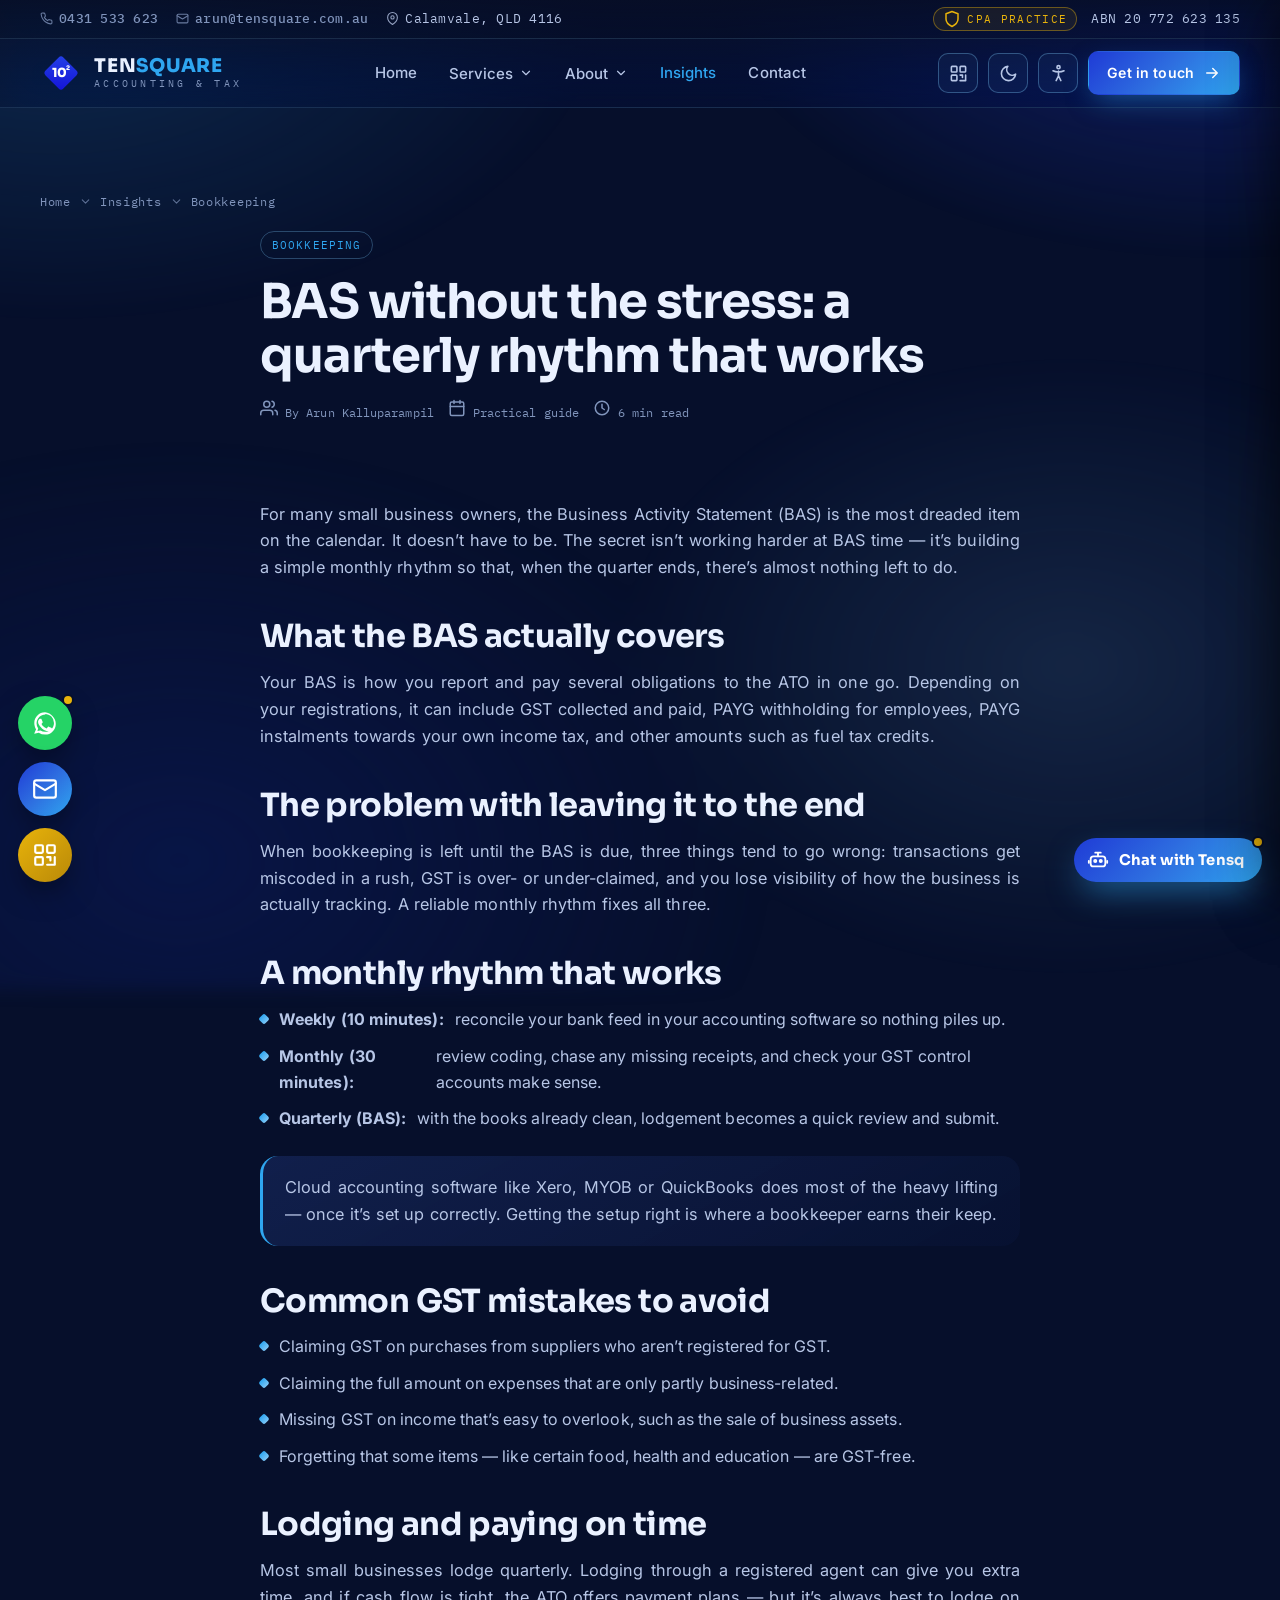
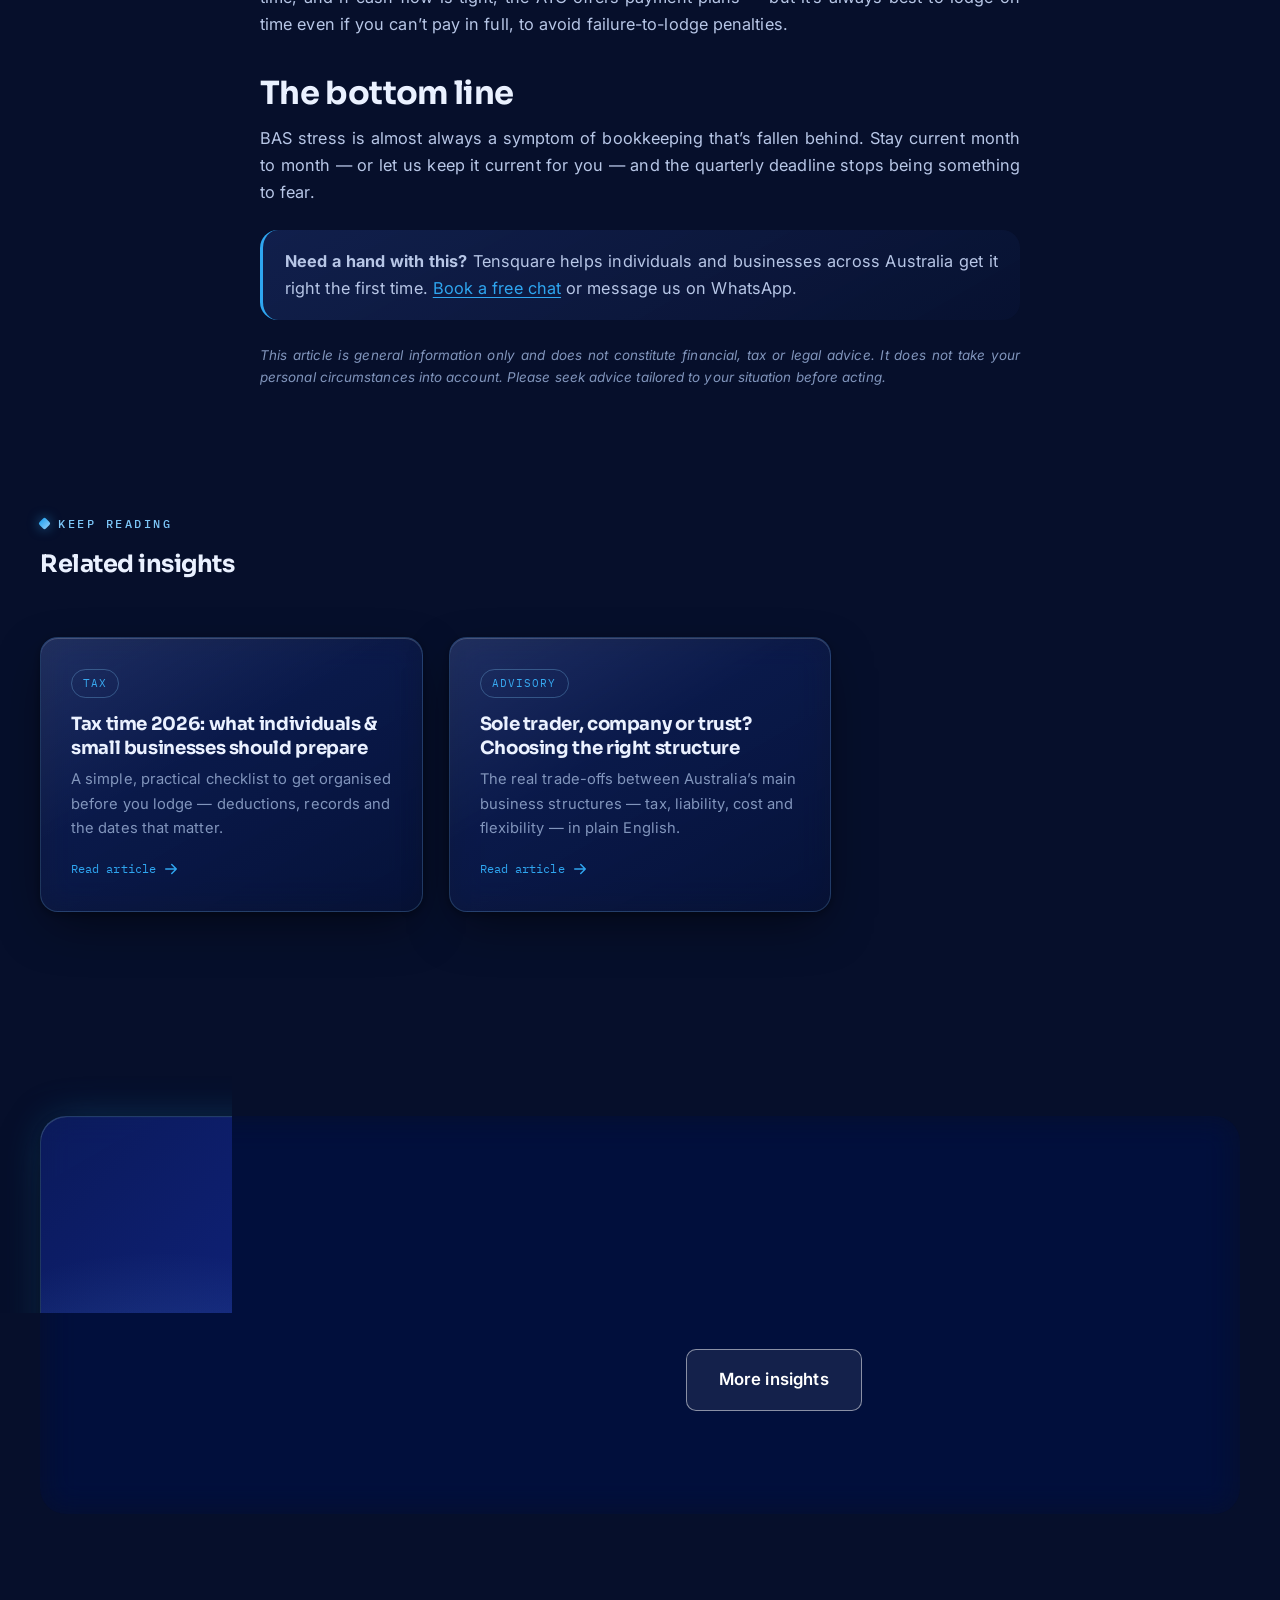
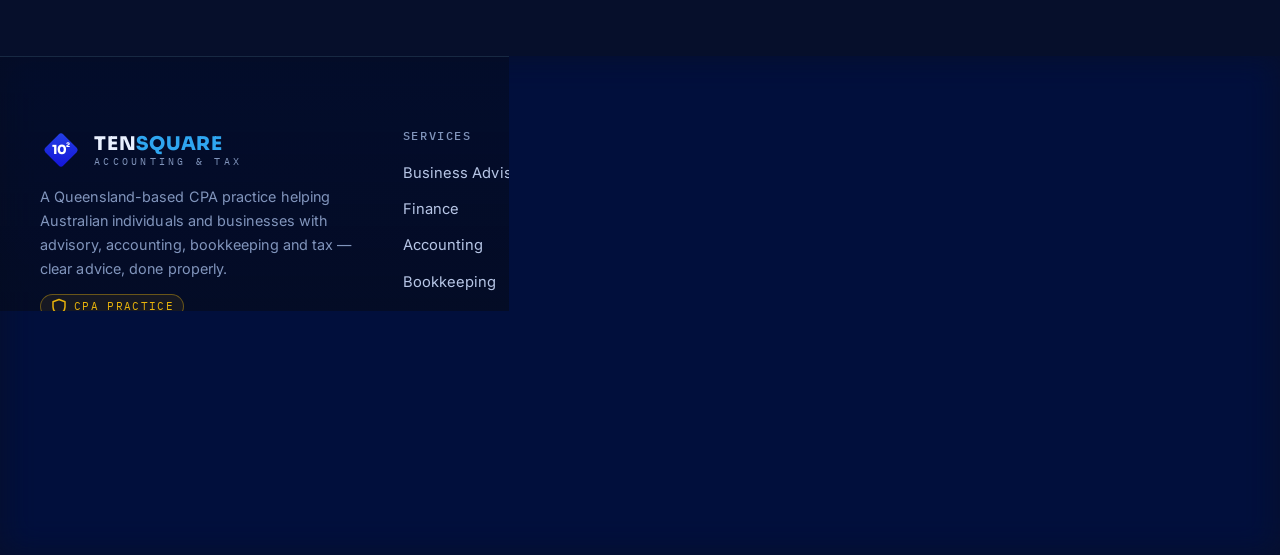
<file: post-bas-bookkeeping.html>
<!DOCTYPE html>
<html lang="en-AU" data-theme="dark">
<head>
<meta charset="utf-8">
<meta name="viewport" content="width=device-width, initial-scale=1">
<title>BAS without the stress: a quarterly rhythm that works | Tensquare Insights</title>
<meta name="description" content="How a simple monthly bookkeeping rhythm makes Business Activity Statements painless — plus common GST mistakes to avoid.">
<meta name="theme-color" content="#060F2B">
<link rel="canonical" href="https://tensquare.com.au/post-bas-bookkeeping.html">
<link rel="icon" href="data:image/svg+xml,%3Csvg xmlns='http://www.w3.org/2000/svg' viewBox='0 0 100 100'%3E%3Crect x='20' y='20' width='60' height='60' rx='8' transform='rotate(45 50 50)' fill='%231A1AE0'/%3E%3Ctext x='46' y='60' text-anchor='middle' font-family='sans-serif' font-weight='800' font-size='30' fill='white'%3E10%3C/text%3E%3Ctext x='66' y='42' text-anchor='middle' font-family='sans-serif' font-weight='800' font-size='15' fill='white'%3E2%3C/text%3E%3C/svg%3E">
<meta property="og:type" content="website">
<meta property="og:title" content="BAS without the stress: a quarterly rhythm that works | Tensquare Insights">
<meta property="og:description" content="How a simple monthly bookkeeping rhythm makes Business Activity Statements painless — plus common GST mistakes to avoid.">
<meta property="og:url" content="https://tensquare.com.au/post-bas-bookkeeping.html">
<meta property="og:site_name" content="Tensquare Accounting & Tax">
<meta name="twitter:card" content="summary_large_image">
<link rel="preconnect" href="https://fonts.googleapis.com">
<link rel="preconnect" href="https://fonts.gstatic.com" crossorigin>
<link href="https://fonts.googleapis.com/css2?family=Sora:wght@500;600;700;800&family=Inter:wght@400;500;600;700&family=IBM+Plex+Mono:wght@400;500&display=swap" rel="stylesheet">
<link rel="stylesheet" href="shared.css?v=2">
<script>(function(){try{var t=localStorage.getItem('tsq-theme')||'dark';document.documentElement.setAttribute('data-theme',t);var fs=localStorage.getItem('tsq-fs');if(fs)document.documentElement.style.setProperty('--a11y-fs',fs);['gray','underline','motion'].forEach(function(k){if(localStorage.getItem('tsq-a11y-'+k)==='1')document.documentElement.classList.add('a11y-'+k);});}catch(e){}})();</script>
<script type="application/ld+json">
{"@context":"https://schema.org","@type":"Article","headline":"BAS without the stress: a quarterly rhythm that works","author":{"@type":"Person","name":"Arun Kalluparampil"},
"publisher":{"@type":"Organization","name":"Tensquare Accounting & Tax"},"inLanguage":"en-AU"}
</script>
</head>
<body>
<a href="#maincontent" class="skip">Skip to content</a>
<header class="nav">
  <div class="topbar">
    <div class="wrap">
      <div class="tb-left">
        <a class="tb-item" href="tel:0431533623"><svg class="" width="18" height="18" viewBox="0 0 24 24" fill="none" stroke="currentColor" stroke-width="2" stroke-linecap="round" stroke-linejoin="round" aria-hidden="true"><path d="M22 16.92v3a2 2 0 0 1-2.18 2 19.79 19.79 0 0 1-8.63-3.07 19.5 19.5 0 0 1-6-6 19.79 19.79 0 0 1-3.07-8.67A2 2 0 0 1 4.11 2h3a2 2 0 0 1 2 1.72c.13.96.36 1.9.7 2.81a2 2 0 0 1-.45 2.11L8.09 9.91a16 16 0 0 0 6 6l1.27-1.27a2 2 0 0 1 2.11-.45c.91.34 1.85.57 2.81.7A2 2 0 0 1 22 16.92z"/></svg>0431 533 623</a>
        <a class="tb-item hide-sm" href="mailto:arun@tensquare.com.au"><svg class="" width="18" height="18" viewBox="0 0 24 24" fill="none" stroke="currentColor" stroke-width="2" stroke-linecap="round" stroke-linejoin="round" aria-hidden="true"><rect x="2" y="4" width="20" height="16" rx="2"/><path d="m22 7-10 6L2 7"/></svg>arun@tensquare.com.au</a>
        <span class="tb-item hide-sm"><svg class="" width="18" height="18" viewBox="0 0 24 24" fill="none" stroke="currentColor" stroke-width="2" stroke-linecap="round" stroke-linejoin="round" aria-hidden="true"><path d="M21 10c0 7-9 13-9 13s-9-6-9-13a9 9 0 0 1 18 0z"/><circle cx="12" cy="10" r="3"/></svg>Calamvale, QLD 4116</span>
      </div>
      <div class="tb-right">
        <span class="cpa-chip"><svg class="" width="18" height="18" viewBox="0 0 24 24" fill="none" stroke="currentColor" stroke-width="2" stroke-linecap="round" stroke-linejoin="round" aria-hidden="true"><path d="M12 22s8-4 8-10V5l-8-3-8 3v7c0 6 8 10 8 10z"/></svg> CPA Practice</span>
        <span class="tb-item hide-sm">ABN 20 772 623 135</span>
      </div>
    </div>
  </div>
  <div class="navbar">
    <div class="wrap">
      <a class="brand" href="index.html" aria-label="Tensquare Accounting & Tax home">
        <svg class="mark" viewBox="0 0 100 100" role="img" aria-label="Tensquare mark">
  <defs>
    <linearGradient id="tsq" x1="0" y1="0" x2="1" y2="1">
      <stop offset="0" stop-color="var(--logo-diamond-1)"/>
      <stop offset="1" stop-color="var(--logo-diamond-2)"/>
    </linearGradient>
  </defs>
  <rect x="20" y="20" width="60" height="60" rx="8" transform="rotate(45 50 50)" fill="url(#tsq)"/>
  <g fill="var(--logo-glyph)">
    <text x="46" y="60" text-anchor="middle" font-family="Sora, sans-serif" font-weight="800" font-size="30" letter-spacing="-1">10</text>
    <text x="66" y="42" text-anchor="middle" font-family="Sora, sans-serif" font-weight="800" font-size="15">2</text>
  </g>
</svg>
        <span class="word"><span class="t1">TEN<b>SQUARE</b></span><span class="t2">Accounting &amp; Tax</span></span>
      </a>
      <nav aria-label="Primary">
        <ul class="menu">
          <li><a href="index.html">Home</a></li>
          <li class="has-drop"><button class="navlink" aria-haspopup="true">Services <svg class="chev" width="18" height="18" viewBox="0 0 24 24" fill="none" stroke="currentColor" stroke-width="2" stroke-linecap="round" stroke-linejoin="round" aria-hidden="true"><path d="M6 9l6 6 6-6"/></svg></button>
            <div class="dropdown"><a href="services.html#advisory"><span class="di"><svg class="" width="18" height="18" viewBox="0 0 24 24" fill="none" stroke="currentColor" stroke-width="2" stroke-linecap="round" stroke-linejoin="round" aria-hidden="true"><path d="M3 3v18h18"/><path d="m19 9-5 5-4-4-4 4"/></svg></span><span><span class="dt">Business Advisory</span><span class="dd">Strategy, structure &amp; growth</span></span></a><a href="services.html#finance"><span class="di"><svg class="" width="18" height="18" viewBox="0 0 24 24" fill="none" stroke="currentColor" stroke-width="2" stroke-linecap="round" stroke-linejoin="round" aria-hidden="true"><path d="M12 1v22M17 5H9.5a3.5 3.5 0 0 0 0 7h5a3.5 3.5 0 0 1 0 7H6"/></svg></span><span><span class="dt">Finance</span><span class="dd">Cash flow, forecasting &amp; CFO support</span></span></a><a href="services.html#accounting"><span class="di"><svg class="" width="18" height="18" viewBox="0 0 24 24" fill="none" stroke="currentColor" stroke-width="2" stroke-linecap="round" stroke-linejoin="round" aria-hidden="true"><rect x="4" y="2" width="16" height="20" rx="2"/><path d="M8 6h8M8 10h8M8 14h5"/></svg></span><span><span class="dt">Accounting</span><span class="dd">Year-end accounts &amp; financials</span></span></a><a href="services.html#bookkeeping"><span class="di"><svg class="" width="18" height="18" viewBox="0 0 24 24" fill="none" stroke="currentColor" stroke-width="2" stroke-linecap="round" stroke-linejoin="round" aria-hidden="true"><path d="M4 19.5A2.5 2.5 0 0 1 6.5 17H20"/><path d="M6.5 2H20v20H6.5A2.5 2.5 0 0 1 4 19.5v-15A2.5 2.5 0 0 1 6.5 2z"/></svg></span><span><span class="dt">Bookkeeping</span><span class="dd">BAS, payroll &amp; day-to-day books</span></span></a><a href="services.html#tax"><span class="di"><svg class="" width="18" height="18" viewBox="0 0 24 24" fill="none" stroke="currentColor" stroke-width="2" stroke-linecap="round" stroke-linejoin="round" aria-hidden="true"><path d="M3 9h18M9 21V9"/><rect x="3" y="3" width="18" height="18" rx="2"/></svg></span><span><span class="dt">Tax Compliance</span><span class="dd">Returns, planning &amp; ATO matters</span></span></a><a href="services.html"><span class="di"><svg class="" width="18" height="18" viewBox="0 0 24 24" fill="none" stroke="currentColor" stroke-width="2" stroke-linecap="round" stroke-linejoin="round" aria-hidden="true"><circle cx="12" cy="12" r="10"/><path d="M2 12h20M12 2a15 15 0 0 1 0 20 15 15 0 0 1 0-20z"/></svg></span><span><span class="dt">All Services &amp; Hub</span><span class="dd">Full services overview</span></span></a></div></li>
          <li class="has-drop"><button class="navlink" aria-haspopup="true">About <svg class="chev" width="18" height="18" viewBox="0 0 24 24" fill="none" stroke="currentColor" stroke-width="2" stroke-linecap="round" stroke-linejoin="round" aria-hidden="true"><path d="M6 9l6 6 6-6"/></svg></button>
            <div class="dropdown"><a href="about.html"><span class="di"><svg class="" width="18" height="18" viewBox="0 0 24 24" fill="none" stroke="currentColor" stroke-width="2" stroke-linecap="round" stroke-linejoin="round" aria-hidden="true"><circle cx="12" cy="12" r="10"/><path d="M12 16v-4M12 8h.01"/></svg></span><span><span class="dt">Our Story</span><span class="dd">About the practice</span></span></a><a href="team.html"><span class="di"><svg class="" width="18" height="18" viewBox="0 0 24 24" fill="none" stroke="currentColor" stroke-width="2" stroke-linecap="round" stroke-linejoin="round" aria-hidden="true"><path d="M17 21v-2a4 4 0 0 0-4-4H5a4 4 0 0 0-4 4v2"/><circle cx="9" cy="7" r="4"/><path d="M23 21v-2a4 4 0 0 0-3-3.87M16 3.13a4 4 0 0 1 0 7.75"/></svg></span><span><span class="dt">Our Team</span><span class="dd">Founder &amp; professionals</span></span></a><a href="testimonials.html"><span class="di"><svg class="" width="18" height="18" viewBox="0 0 24 24" fill="currentColor" stroke="none" aria-hidden="true"><path d="M12 2l3.09 6.26L22 9.27l-5 4.87 1.18 6.88L12 17.77l-6.18 3.25L7 14.14 2 9.27l6.91-1.01L12 2z"/></svg></span><span><span class="dt">Client Stories</span><span class="dd">Testimonials</span></span></a></div></li>
          <li><a href="insights.html" class="active">Insights</a></li>
          <li><a href="contact.html">Contact</a></li>
        </ul>
      </nav>
      <div class="nav-cta">
        <a href="business-card.html" class="icon-btn desk-only" title="Digital business card" aria-label="Digital business card"><svg class="" width="18" height="18" viewBox="0 0 24 24" fill="none" stroke="currentColor" stroke-width="2" stroke-linecap="round" stroke-linejoin="round" aria-hidden="true"><rect x="3" y="3" width="7" height="7" rx="1"/><rect x="14" y="3" width="7" height="7" rx="1"/><rect x="3" y="14" width="7" height="7" rx="1"/><path d="M14 14h3v3M21 14v7h-7"/></svg></a>
        <button class="icon-btn" id="themeToggle" title="Toggle light / dark" aria-label="Toggle light or dark theme"><svg class="" width="18" height="18" viewBox="0 0 24 24" fill="none" stroke="currentColor" stroke-width="2" stroke-linecap="round" stroke-linejoin="round" aria-hidden="true"><path d="M21 12.8A9 9 0 1 1 11.2 3a7 7 0 0 0 9.8 9.8z"/></svg></button>
        <button class="icon-btn" id="a11yToggle" title="Accessibility options" aria-label="Open accessibility options"><svg class="" width="18" height="18" viewBox="0 0 24 24" fill="none" stroke="currentColor" stroke-width="2" stroke-linecap="round" stroke-linejoin="round" aria-hidden="true"><circle cx="12" cy="4" r="2"/><path d="M19 8.5c-2 1-4.5 1.5-7 1.5s-5-.5-7-1.5M12 9v6M9 21l3-6 3 6"/></svg></button>
        <a href="contact.html" class="btn btn-primary btn-sm desk-only">Get in touch <svg class="" width="18" height="18" viewBox="0 0 24 24" fill="none" stroke="currentColor" stroke-width="2" stroke-linecap="round" stroke-linejoin="round" aria-hidden="true"><path d="M5 12h14M13 6l6 6-6 6"/></svg></a>
        <button class="icon-btn hamburger" id="hamburger" aria-label="Open menu" aria-expanded="false"><svg class="" width="18" height="18" viewBox="0 0 24 24" fill="none" stroke="currentColor" stroke-width="2" stroke-linecap="round" stroke-linejoin="round" aria-hidden="true"><path d="M3 6h18M3 12h18M3 18h18"/></svg></button>
      </div>
    </div>
  </div>
</header>

<div class="scrim" id="scrim"></div>
<aside class="mobile-menu" id="mobileMenu" aria-label="Mobile menu">
  <div class="mm-head">
    <span class="word"><span class="t1" style="color:var(--head);font-family:var(--font-d);font-weight:800;letter-spacing:.04em">TEN<b style="color:var(--azure)">SQUARE</b></span></span>
    <button class="icon-btn" id="mmClose" aria-label="Close menu"><svg class="" width="18" height="18" viewBox="0 0 24 24" fill="currentColor" stroke="none" aria-hidden="true"><path d="M18 2h3l-7.5 8.6L22 22h-6.8l-4.7-6.1L5 22H2l8-9.2L2 2h6.9l4.3 5.7L18 2zm-1.2 18h1.7L7.3 4H5.5l11.3 16z"/></svg></button>
  </div>
  <a href="index.html">Home</a>
  <div class="mm-group"><div style="padding:13px 12px;color:var(--muted);font-family:var(--font-m);font-size:.74rem;letter-spacing:.12em;text-transform:uppercase">Services</div>
    <div class="mm-sub"><a href="services.html#advisory">Business Advisory</a><a href="services.html#finance">Finance</a><a href="services.html#accounting">Accounting</a><a href="services.html#bookkeeping">Bookkeeping</a><a href="services.html#tax">Tax Compliance</a><a href="services.html">All Services &amp; Hub</a></div></div>
  <div class="mm-group"><div style="padding:13px 12px;color:var(--muted);font-family:var(--font-m);font-size:.74rem;letter-spacing:.12em;text-transform:uppercase">About</div>
    <div class="mm-sub"><a href="about.html">Our Story</a><a href="team.html">Our Team</a><a href="testimonials.html">Client Stories</a></div></div>
  <a href="insights.html">Insights</a>
  <a href="contact.html">Contact</a>
  <a href="business-card.html">Digital Business Card</a>
  <a href="contact.html" class="btn btn-primary btn-block" style="margin-top:16px">Get in touch <svg class="" width="18" height="18" viewBox="0 0 24 24" fill="none" stroke="currentColor" stroke-width="2" stroke-linecap="round" stroke-linejoin="round" aria-hidden="true"><path d="M5 12h14M13 6l6 6-6 6"/></svg></a>
</aside>

<aside class="a11y-panel" id="a11yPanel" aria-label="Accessibility options">
  <div class="mm-head"><div><h3>Accessibility</h3></div><button class="icon-btn" id="a11yClose" aria-label="Close accessibility panel"><svg class="" width="18" height="18" viewBox="0 0 24 24" fill="currentColor" stroke="none" aria-hidden="true"><path d="M18 2h3l-7.5 8.6L22 22h-6.8l-4.7-6.1L5 22H2l8-9.2L2 2h6.9l4.3 5.7L18 2zm-1.2 18h1.7L7.3 4H5.5l11.3 16z"/></svg></button></div>
  <p class="sub">Adjust the site for comfort. Your choices are remembered on this device.</p>
  <div class="a11y-row"><div><div class="lab">Text size</div><div class="desc">Scale all text (90&ndash;140%)</div></div>
    <div class="a11y-ctrl"><button id="fsMinus" aria-label="Decrease text size">A&minus;</button><button id="fsPlus" aria-label="Increase text size">A+</button></div></div>
  <div class="a11y-row"><div><div class="lab">Grayscale</div><div class="desc">Remove colour</div></div><button class="switch" id="swGray" role="switch" aria-checked="false" aria-label="Toggle grayscale"></button></div>
  <div class="a11y-row"><div><div class="lab">Underline links</div><div class="desc">Underline every link</div></div><button class="switch" id="swUnder" role="switch" aria-checked="false" aria-label="Toggle underline links"></button></div>
  <div class="a11y-row"><div><div class="lab">Reduce motion</div><div class="desc">Stop animations</div></div><button class="switch" id="swMotion" role="switch" aria-checked="false" aria-label="Toggle reduce motion"></button></div>
  <button class="btn btn-ghost btn-block" id="a11yReset" style="margin-top:18px">Reset all</button>
</aside>

<main id="maincontent">

<section class="page-hero">
  <div class="wrap">
    <div class="crumbs"><a href="index.html">Home</a> <svg class="" width="18" height="18" viewBox="0 0 24 24" fill="none" stroke="currentColor" stroke-width="2" stroke-linecap="round" stroke-linejoin="round" aria-hidden="true"><path d="M6 9l6 6 6-6"/></svg> <a href="insights.html">Insights</a> <svg class="" width="18" height="18" viewBox="0 0 24 24" fill="none" stroke="currentColor" stroke-width="2" stroke-linecap="round" stroke-linejoin="round" aria-hidden="true"><path d="M6 9l6 6 6-6"/></svg> <span>Bookkeeping</span></div>
    <div class="prose" style="margin:0 auto">
      <span class="chip" style="display:inline-block;margin-bottom:16px">Bookkeeping</span>
      <h1 style="font-size:clamp(1.9rem,4.4vw,3rem);letter-spacing:-.02em;line-height:1.12;margin-bottom:16px">BAS without the stress: a quarterly rhythm that works</h1>
      <div class="ameta">
        <span><svg class="" width="18" height="18" viewBox="0 0 24 24" fill="none" stroke="currentColor" stroke-width="2" stroke-linecap="round" stroke-linejoin="round" aria-hidden="true"><path d="M17 21v-2a4 4 0 0 0-4-4H5a4 4 0 0 0-4 4v2"/><circle cx="9" cy="7" r="4"/><path d="M23 21v-2a4 4 0 0 0-3-3.87M16 3.13a4 4 0 0 1 0 7.75"/></svg> By Arun Kalluparampil</span>
        <span><svg class="" width="18" height="18" viewBox="0 0 24 24" fill="none" stroke="currentColor" stroke-width="2" stroke-linecap="round" stroke-linejoin="round" aria-hidden="true"><rect x="3" y="4" width="18" height="18" rx="2"/><path d="M16 2v4M8 2v4M3 10h18"/></svg> Practical guide</span>
        <span><svg class="" width="18" height="18" viewBox="0 0 24 24" fill="none" stroke="currentColor" stroke-width="2" stroke-linecap="round" stroke-linejoin="round" aria-hidden="true"><circle cx="12" cy="12" r="9"/><path d="M12 7v5l3 2"/></svg> 6 min read</span>
      </div>
    </div>
  </div>
</section>

<section class="section" style="padding-top:clamp(10px,2vw,24px)">
  <div class="wrap">
    <article class="prose justify">
      
<p>For many small business owners, the Business Activity Statement (BAS) is the most dreaded item on the calendar. It doesn&rsquo;t have to be. The secret isn&rsquo;t working harder at BAS time &mdash; it&rsquo;s building a simple monthly rhythm so that, when the quarter ends, there&rsquo;s almost nothing left to do.</p>
<h2>What the BAS actually covers</h2>
<p>Your BAS is how you report and pay several obligations to the ATO in one go. Depending on your registrations, it can include GST collected and paid, PAYG withholding for employees, PAYG instalments towards your own income tax, and other amounts such as fuel tax credits.</p>
<h2>The problem with leaving it to the end</h2>
<p>When bookkeeping is left until the BAS is due, three things tend to go wrong: transactions get miscoded in a rush, GST is over- or under-claimed, and you lose visibility of how the business is actually tracking. A reliable monthly rhythm fixes all three.</p>
<h2>A monthly rhythm that works</h2>
<ul>
<li><strong>Weekly (10 minutes):</strong> reconcile your bank feed in your accounting software so nothing piles up.</li>
<li><strong>Monthly (30 minutes):</strong> review coding, chase any missing receipts, and check your GST control accounts make sense.</li>
<li><strong>Quarterly (BAS):</strong> with the books already clean, lodgement becomes a quick review and submit.</li>
</ul>
<div class="callout"><p>Cloud accounting software like Xero, MYOB or QuickBooks does most of the heavy lifting &mdash; once it&rsquo;s set up correctly. Getting the setup right is where a bookkeeper earns their keep.</p></div>
<h2>Common GST mistakes to avoid</h2>
<ul>
<li>Claiming GST on purchases from suppliers who aren&rsquo;t registered for GST.</li>
<li>Claiming the full amount on expenses that are only partly business-related.</li>
<li>Missing GST on income that&rsquo;s easy to overlook, such as the sale of business assets.</li>
<li>Forgetting that some items &mdash; like certain food, health and education &mdash; are GST-free.</li>
</ul>
<h2>Lodging and paying on time</h2>
<p>Most small businesses lodge quarterly. Lodging through a registered agent can give you extra time, and if cash flow is tight, the ATO offers payment plans &mdash; but it&rsquo;s always best to lodge on time even if you can&rsquo;t pay in full, to avoid failure-to-lodge penalties.</p>
<h2>The bottom line</h2>
<p>BAS stress is almost always a symptom of bookkeeping that&rsquo;s fallen behind. Stay current month to month &mdash; or let us keep it current for you &mdash; and the quarterly deadline stops being something to fear.</p>
      <div class="callout"><p><strong>Need a hand with this?</strong> Tensquare helps individuals and businesses across Australia get it right the first time. <a href="contact.html" style="color:var(--azure)">Book a free chat</a> or message us on WhatsApp.</p></div>
      <p style="font-size:.84rem;color:var(--muted);font-style:italic">This article is general information only and does not constitute financial, tax or legal advice. It does not take your personal circumstances into account. Please seek advice tailored to your situation before acting.</p>
    </article>
  </div>
</section>

<section class="section" style="padding-top:0">
  <div class="wrap">
    <div class="section-head"><span class="eyebrow">Keep reading</span><h2>Related insights</h2></div>
    <div class="grid g3"><a class="card glass" href="post-tax-time-2026.html" style="display:block">
  <span class="chip" style="margin-bottom:14px;display:inline-block">Tax</span>
  <h3 style="font-size:1.14rem;margin-bottom:8px;line-height:1.3">Tax time 2026: what individuals &amp; small businesses should prepare</h3>
  <p style="color:var(--muted);font-size:.92rem;margin-bottom:14px">A simple, practical checklist to get organised before you lodge &mdash; deductions, records and the dates that matter.</p>
  <span style="font-family:var(--font-m);font-size:.78rem;color:var(--azure);display:inline-flex;align-items:center;gap:6px">Read article <svg class="" width="18" height="18" viewBox="0 0 24 24" fill="none" stroke="currentColor" stroke-width="2" stroke-linecap="round" stroke-linejoin="round" aria-hidden="true"><path d="M5 12h14M13 6l6 6-6 6"/></svg></span>
</a><a class="card glass" href="post-business-structure.html" style="display:block">
  <span class="chip" style="margin-bottom:14px;display:inline-block">Advisory</span>
  <h3 style="font-size:1.14rem;margin-bottom:8px;line-height:1.3">Sole trader, company or trust? Choosing the right structure</h3>
  <p style="color:var(--muted);font-size:.92rem;margin-bottom:14px">The real trade-offs between Australia&rsquo;s main business structures &mdash; tax, liability, cost and flexibility &mdash; in plain English.</p>
  <span style="font-family:var(--font-m);font-size:.78rem;color:var(--azure);display:inline-flex;align-items:center;gap:6px">Read article <svg class="" width="18" height="18" viewBox="0 0 24 24" fill="none" stroke="currentColor" stroke-width="2" stroke-linecap="round" stroke-linejoin="round" aria-hidden="true"><path d="M5 12h14M13 6l6 6-6 6"/></svg></span>
</a></div>
  </div>
</section>


<section class="section">
  <div class="wrap">
    <div class="cta-band glass glow">
      <span class="eyebrow" style="justify-content:center"><svg class="" width="18" height="18" viewBox="0 0 24 24" fill="none" stroke="currentColor" stroke-width="2" stroke-linecap="round" stroke-linejoin="round" aria-hidden="true"><path d="M12 3v4M12 17v4M3 12h4M17 12h4M5.6 5.6l2.8 2.8M15.6 15.6l2.8 2.8M18.4 5.6l-2.8 2.8M8.4 15.6l-2.8 2.8"/></svg> Let&rsquo;s talk</span>
      <h2 style="font-size:clamp(1.8rem,4vw,2.8rem);margin-bottom:14px">Turn information into action.</h2>
      <p class="kicker" style="max-width:620px;margin:0 auto 26px">We&rsquo;ll help you apply this to your own situation &mdash; properly.</p>
      <div class="hero-cta" style="justify-content:center"><a href="contact.html" class="btn btn-primary btn-lg">Book a consultation <svg class="" width="18" height="18" viewBox="0 0 24 24" fill="none" stroke="currentColor" stroke-width="2" stroke-linecap="round" stroke-linejoin="round" aria-hidden="true"><path d="M5 12h14M13 6l6 6-6 6"/></svg></a><a href="insights.html" class="btn btn-ghost btn-lg">More insights</a></div>
    </div>
  </div>
</section>

</main>

<footer class="site">
  <div class="wrap">
    <div class="footer-main">
      <div class="f-about">
        <a class="brand" href="index.html" aria-label="Tensquare Accounting & Tax home"><svg class="mark" viewBox="0 0 100 100" role="img" aria-label="Tensquare mark">
  <defs>
    <linearGradient id="tsq" x1="0" y1="0" x2="1" y2="1">
      <stop offset="0" stop-color="var(--logo-diamond-1)"/>
      <stop offset="1" stop-color="var(--logo-diamond-2)"/>
    </linearGradient>
  </defs>
  <rect x="20" y="20" width="60" height="60" rx="8" transform="rotate(45 50 50)" fill="url(#tsq)"/>
  <g fill="var(--logo-glyph)">
    <text x="46" y="60" text-anchor="middle" font-family="Sora, sans-serif" font-weight="800" font-size="30" letter-spacing="-1">10</text>
    <text x="66" y="42" text-anchor="middle" font-family="Sora, sans-serif" font-weight="800" font-size="15">2</text>
  </g>
</svg>
          <span class="word"><span class="t1">TEN<b>SQUARE</b></span><span class="t2">Accounting &amp; Tax</span></span></a>
        <p>A Queensland-based CPA practice helping Australian individuals and businesses with advisory, accounting, bookkeeping and tax &mdash; clear advice, done properly.</p>
        <span class="cpa-chip"><svg class="" width="18" height="18" viewBox="0 0 24 24" fill="none" stroke="currentColor" stroke-width="2" stroke-linecap="round" stroke-linejoin="round" aria-hidden="true"><path d="M12 22s8-4 8-10V5l-8-3-8 3v7c0 6 8 10 8 10z"/></svg> CPA Practice</span>
        <div class="socials" aria-label="Social media">
          <a href="https://www.linkedin.com/company/tensquare-accounting-tax" target="_blank" rel="noopener" aria-label="LinkedIn" title="LinkedIn"><svg class="" width="18" height="18" viewBox="0 0 24 24" fill="none" stroke="currentColor" stroke-width="2" stroke-linecap="round" stroke-linejoin="round" aria-hidden="true"><path d="M16 8a6 6 0 0 1 6 6v7h-4v-7a2 2 0 0 0-4 0v7h-4v-7a6 6 0 0 1 6-6z"/><rect x="2" y="9" width="4" height="12"/><circle cx="4" cy="4" r="2"/></svg></a>
          <a href="https://www.facebook.com/tensquareaccounting" target="_blank" rel="noopener" aria-label="Facebook" title="Facebook"><svg class="" width="18" height="18" viewBox="0 0 24 24" fill="currentColor" stroke="none" aria-hidden="true"><path d="M18 2h-3a5 5 0 0 0-5 5v3H7v4h3v8h4v-8h3l1-4h-4V7a1 1 0 0 1 1-1h3z"/></svg></a>
          <a href="https://www.instagram.com/tensquareaccounting" target="_blank" rel="noopener" aria-label="Instagram" title="Instagram"><svg class="" width="18" height="18" viewBox="0 0 24 24" fill="none" stroke="currentColor" stroke-width="2" stroke-linecap="round" stroke-linejoin="round" aria-hidden="true"><rect x="2" y="2" width="20" height="20" rx="5"/><path d="M16 11.37A4 4 0 1 1 12.63 8 4 4 0 0 1 16 11.37z"/><line x1="17.5" y1="6.5" x2="17.51" y2="6.5"/></svg></a>
          <a href="https://x.com/tensquare_au" target="_blank" rel="noopener" aria-label="X (Twitter)" title="X (Twitter)"><svg class="" width="18" height="18" viewBox="0 0 24 24" fill="currentColor" stroke="none" aria-hidden="true"><path d="M18 2h3l-7.5 8.6L22 22h-6.8l-4.7-6.1L5 22H2l8-9.2L2 2h6.9l4.3 5.7L18 2zm-1.2 18h1.7L7.3 4H5.5l11.3 16z"/></svg></a>
          <a href="https://wa.me/61431533623" target="_blank" rel="noopener" aria-label="WhatsApp" title="WhatsApp"><svg class="" width="18" height="18" viewBox="0 0 24 24" fill="currentColor" stroke="none" aria-hidden="true"><path d="M12.04 2C6.58 2 2.13 6.45 2.13 11.91c0 2.1.55 4.15 1.6 5.96L2 22l4.25-1.11a9.9 9.9 0 0 0 5.78 1.84h.01c5.46 0 9.91-4.45 9.91-9.91 0-2.65-1.03-5.14-2.9-7.01A9.82 9.82 0 0 0 12.04 2Zm0 1.67c2.2 0 4.27.86 5.83 2.42a8.2 8.2 0 0 1 2.42 5.82c0 4.54-3.7 8.24-8.24 8.24h-.01a8.2 8.2 0 0 1-4.19-1.15l-.3-.18-2.52.66.67-2.46-.2-.31a8.22 8.22 0 0 1-1.26-4.38c0-4.54 3.7-8.24 8.25-8.24Zm-4.51 4.4c-.21 0-.55.08-.84.39-.29.31-1.1 1.08-1.1 2.63 0 1.55 1.13 3.05 1.29 3.26.16.21 2.22 3.39 5.38 4.62 2.63 1.04 3.16.83 3.73.78.57-.05 1.84-.75 2.1-1.48.26-.73.26-1.35.18-1.48-.08-.13-.29-.21-.6-.37-.31-.16-1.84-.91-2.13-1.01-.29-.1-.5-.16-.71.16-.21.31-.81 1.01-.99 1.22-.18.21-.37.23-.68.08-.31-.16-1.31-.48-2.5-1.54-.92-.82-1.54-1.84-1.72-2.15-.18-.31-.02-.48.13-.63.14-.14.31-.37.47-.55.16-.18.21-.31.31-.52.1-.21.05-.39-.03-.55-.08-.16-.71-1.71-.98-2.34-.26-.62-.52-.53-.71-.54l-.6-.01Z"/></svg></a>
        </div>
      </div>
      <div><h4>Services</h4><ul><li><a href="services.html#advisory">Business Advisory</a></li><li><a href="services.html#finance">Finance</a></li><li><a href="services.html#accounting">Accounting</a></li><li><a href="services.html#bookkeeping">Bookkeeping</a></li><li><a href="services.html#tax">Tax Compliance</a></li><li><a href="services.html">Services Hub</a></li></ul></div>
      <div><h4>Company</h4><ul>
        <li><a href="about.html">About</a></li>
        <li><a href="team.html">Our Team</a></li>
        <li><a href="insights.html">Insights</a></li>
        <li><a href="testimonials.html">Client Stories</a></li>
        <li><a href="business-card.html">Digital Card</a></li>
        <li><a href="contact.html">Contact</a></li>
      </ul></div>
      <div>
        <h4>Get in touch</h4>
        <div class="f-contact">
          <a href="tel:0431533623"><svg class="" width="18" height="18" viewBox="0 0 24 24" fill="none" stroke="currentColor" stroke-width="2" stroke-linecap="round" stroke-linejoin="round" aria-hidden="true"><path d="M22 16.92v3a2 2 0 0 1-2.18 2 19.79 19.79 0 0 1-8.63-3.07 19.5 19.5 0 0 1-6-6 19.79 19.79 0 0 1-3.07-8.67A2 2 0 0 1 4.11 2h3a2 2 0 0 1 2 1.72c.13.96.36 1.9.7 2.81a2 2 0 0 1-.45 2.11L8.09 9.91a16 16 0 0 0 6 6l1.27-1.27a2 2 0 0 1 2.11-.45c.91.34 1.85.57 2.81.7A2 2 0 0 1 22 16.92z"/></svg><span>0431 533 623</span></a>
          <a href="mailto:arun@tensquare.com.au"><svg class="" width="18" height="18" viewBox="0 0 24 24" fill="none" stroke="currentColor" stroke-width="2" stroke-linecap="round" stroke-linejoin="round" aria-hidden="true"><rect x="2" y="4" width="20" height="16" rx="2"/><path d="m22 7-10 6L2 7"/></svg><span>arun@tensquare.com.au</span></a>
          <a href="https://www.google.com/maps/search/?api=1&amp;query=16/20+Neiwand+Street,+Calamvale+QLD+4116" target="_blank" rel="noopener"><svg class="" width="18" height="18" viewBox="0 0 24 24" fill="none" stroke="currentColor" stroke-width="2" stroke-linecap="round" stroke-linejoin="round" aria-hidden="true"><path d="M21 10c0 7-9 13-9 13s-9-6-9-13a9 9 0 0 1 18 0z"/><circle cx="12" cy="10" r="3"/></svg><span>16/20 Neiwand Street, Calamvale QLD 4116</span></a>
        </div>
        <h4 style="margin-top:22px">Newsletter</h4>
        <p style="font-size:.86rem;color:var(--muted);margin-bottom:6px">Occasional Australian tax &amp; business updates.</p>
        <form class="news-form" id="newsForm">
          <input type="email" id="newsEmail" placeholder="you@email.com" aria-label="Email for newsletter" required>
          <button class="btn btn-primary btn-sm" type="submit">Join</button>
        </form>
        <div class="form-status" id="newsStatus"></div>
      </div>
    </div>
    <div class="footer-bottom">
      <div>
        <p>&copy; 2026 Tensquare Accounting & Tax. All rights reserved. &nbsp;<span class="abn-line">ABN 20 772 623 135</span></p>
        <p class="psl">Liability limited by a scheme approved under Professional Standards Legislation.</p>
      </div>
      <div class="legal-links">
        <a href="privacy.html">Privacy</a>
        <a href="terms.html">Terms</a>
        <a href="contact.html">Contact</a>
      </div>
    </div>
  </div>
</footer>

<div class="floats">
  <button class="float-btn float-wa" id="waOpen" aria-label="Chat on WhatsApp" title="WhatsApp"><svg class="" width="18" height="18" viewBox="0 0 24 24" fill="currentColor" stroke="none" aria-hidden="true"><path d="M12.04 2C6.58 2 2.13 6.45 2.13 11.91c0 2.1.55 4.15 1.6 5.96L2 22l4.25-1.11a9.9 9.9 0 0 0 5.78 1.84h.01c5.46 0 9.91-4.45 9.91-9.91 0-2.65-1.03-5.14-2.9-7.01A9.82 9.82 0 0 0 12.04 2Zm0 1.67c2.2 0 4.27.86 5.83 2.42a8.2 8.2 0 0 1 2.42 5.82c0 4.54-3.7 8.24-8.24 8.24h-.01a8.2 8.2 0 0 1-4.19-1.15l-.3-.18-2.52.66.67-2.46-.2-.31a8.22 8.22 0 0 1-1.26-4.38c0-4.54 3.7-8.24 8.25-8.24Zm-4.51 4.4c-.21 0-.55.08-.84.39-.29.31-1.1 1.08-1.1 2.63 0 1.55 1.13 3.05 1.29 3.26.16.21 2.22 3.39 5.38 4.62 2.63 1.04 3.16.83 3.73.78.57-.05 1.84-.75 2.1-1.48.26-.73.26-1.35.18-1.48-.08-.13-.29-.21-.6-.37-.31-.16-1.84-.91-2.13-1.01-.29-.1-.5-.16-.71.16-.21.31-.81 1.01-.99 1.22-.18.21-.37.23-.68.08-.31-.16-1.31-.48-2.5-1.54-.92-.82-1.54-1.84-1.72-2.15-.18-.31-.02-.48.13-.63.14-.14.31-.37.47-.55.16-.18.21-.31.31-.52.1-.21.05-.39-.03-.55-.08-.16-.71-1.71-.98-2.34-.26-.62-.52-.53-.71-.54l-.6-.01Z"/></svg><span class="pulse"></span></button>
  <button class="float-btn float-mail" id="mailOpen" aria-label="Send an email" title="Email"><svg class="" width="18" height="18" viewBox="0 0 24 24" fill="none" stroke="currentColor" stroke-width="2" stroke-linecap="round" stroke-linejoin="round" aria-hidden="true"><rect x="2" y="4" width="20" height="16" rx="2"/><path d="m22 7-10 6L2 7"/></svg></button>
  <a class="float-btn float-card" href="business-card.html" aria-label="Arun's digital business card" title="Digital business card"><svg class="" width="18" height="18" viewBox="0 0 24 24" fill="none" stroke="currentColor" stroke-width="2" stroke-linecap="round" stroke-linejoin="round" aria-hidden="true"><rect x="3" y="3" width="7" height="7" rx="1"/><rect x="14" y="3" width="7" height="7" rx="1"/><rect x="3" y="14" width="7" height="7" rx="1"/><path d="M14 14h3v3M21 14v7h-7"/></svg></a>
</div>

<div class="popup" id="waPopup" role="dialog" aria-label="WhatsApp enquiry">
  <div class="popup-head"><span class="ph-ic" style="background:#25D366"><svg class="" width="18" height="18" viewBox="0 0 24 24" fill="currentColor" stroke="none" aria-hidden="true"><path d="M12.04 2C6.58 2 2.13 6.45 2.13 11.91c0 2.1.55 4.15 1.6 5.96L2 22l4.25-1.11a9.9 9.9 0 0 0 5.78 1.84h.01c5.46 0 9.91-4.45 9.91-9.91 0-2.65-1.03-5.14-2.9-7.01A9.82 9.82 0 0 0 12.04 2Zm0 1.67c2.2 0 4.27.86 5.83 2.42a8.2 8.2 0 0 1 2.42 5.82c0 4.54-3.7 8.24-8.24 8.24h-.01a8.2 8.2 0 0 1-4.19-1.15l-.3-.18-2.52.66.67-2.46-.2-.31a8.22 8.22 0 0 1-1.26-4.38c0-4.54 3.7-8.24 8.25-8.24Zm-4.51 4.4c-.21 0-.55.08-.84.39-.29.31-1.1 1.08-1.1 2.63 0 1.55 1.13 3.05 1.29 3.26.16.21 2.22 3.39 5.38 4.62 2.63 1.04 3.16.83 3.73.78.57-.05 1.84-.75 2.1-1.48.26-.73.26-1.35.18-1.48-.08-.13-.29-.21-.6-.37-.31-.16-1.84-.91-2.13-1.01-.29-.1-.5-.16-.71.16-.21.31-.81 1.01-.99 1.22-.18.21-.37.23-.68.08-.31-.16-1.31-.48-2.5-1.54-.92-.82-1.54-1.84-1.72-2.15-.18-.31-.02-.48.13-.63.14-.14.31-.37.47-.55.16-.18.21-.31.31-.52.1-.21.05-.39-.03-.55-.08-.16-.71-1.71-.98-2.34-.26-.62-.52-.53-.71-.54l-.6-.01Z"/></svg></span>
    <div><div class="ph-t">Chat on WhatsApp</div><div class="ph-s">Quick reply, usually same business day</div></div>
    <button class="ph-x" data-close="waPopup" aria-label="Close"><svg class="" width="18" height="18" viewBox="0 0 24 24" fill="currentColor" stroke="none" aria-hidden="true"><path d="M18 2h3l-7.5 8.6L22 22h-6.8l-4.7-6.1L5 22H2l8-9.2L2 2h6.9l4.3 5.7L18 2zm-1.2 18h1.7L7.3 4H5.5l11.3 16z"/></svg></button></div>
  <div class="popup-body">
    <p>What can we help with? We&rsquo;ll prepare a message for you.</p>
    <div class="chips" id="waChips"></div>
    <input class="input" id="waName" placeholder="Your name" style="margin-bottom:10px">
    <textarea class="textarea" id="waMsg" placeholder="A short note (optional)" style="min-height:80px"></textarea>
    <div class="draft-prev" id="waDraft"></div>
    <a class="btn btn-primary btn-block" id="waSend">Open WhatsApp <svg class="" width="18" height="18" viewBox="0 0 24 24" fill="none" stroke="currentColor" stroke-width="2" stroke-linecap="round" stroke-linejoin="round" aria-hidden="true"><path d="M5 12h14M13 6l6 6-6 6"/></svg></a>
  </div>
</div>

<div class="popup" id="mailPopup" role="dialog" aria-label="Email enquiry">
  <div class="popup-head"><span class="ph-ic" style="background:var(--grad-main)"><svg class="" width="18" height="18" viewBox="0 0 24 24" fill="none" stroke="currentColor" stroke-width="2" stroke-linecap="round" stroke-linejoin="round" aria-hidden="true"><rect x="2" y="4" width="20" height="16" rx="2"/><path d="m22 7-10 6L2 7"/></svg></span>
    <div><div class="ph-t">Send an email</div><div class="ph-s">arun@tensquare.com.au</div></div>
    <button class="ph-x" data-close="mailPopup" aria-label="Close"><svg class="" width="18" height="18" viewBox="0 0 24 24" fill="currentColor" stroke="none" aria-hidden="true"><path d="M18 2h3l-7.5 8.6L22 22h-6.8l-4.7-6.1L5 22H2l8-9.2L2 2h6.9l4.3 5.7L18 2zm-1.2 18h1.7L7.3 4H5.5l11.3 16z"/></svg></button></div>
  <div class="popup-body">
    <p>Tell us what you need and we&rsquo;ll open a pre-filled email.</p>
    <div class="chips" id="mailChips"></div>
    <input class="input" id="mailName" placeholder="Your name" style="margin-bottom:10px">
    <textarea class="textarea" id="mailMsg" placeholder="A short note (optional)" style="min-height:80px"></textarea>
    <div class="draft-prev" id="mailDraft"></div>
    <a class="btn btn-primary btn-block" id="mailSend">Open email <svg class="" width="18" height="18" viewBox="0 0 24 24" fill="none" stroke="currentColor" stroke-width="2" stroke-linecap="round" stroke-linejoin="round" aria-hidden="true"><path d="M5 12h14M13 6l6 6-6 6"/></svg></a>
  </div>
</div>

<button class="gotop" id="gotop" aria-label="Back to top"><svg class="" width="18" height="18" viewBox="0 0 24 24" fill="none" stroke="currentColor" stroke-width="2" stroke-linecap="round" stroke-linejoin="round" aria-hidden="true"><path d="M12 19V5M5 12l7-7 7 7"/></svg></button>

<button class="cbot-launch" id="cbotLaunch" aria-label="Open Tensq chat assistant">
  <svg class="" width="18" height="18" viewBox="0 0 24 24" fill="none" stroke="currentColor" stroke-width="2" stroke-linecap="round" stroke-linejoin="round" aria-hidden="true"><rect x="4" y="8" width="16" height="11" rx="3"/><path d="M12 8V4M9 4h6"/><circle cx="9" cy="13" r="1.2"/><circle cx="15" cy="13" r="1.2"/><path d="M2 13v2M22 13v2"/></svg><span class="cbot-lbl">Chat with Tensq</span><span class="pulse"></span>
</button>
<aside class="cbot-panel" id="cbotPanel" role="dialog" aria-label="Tensq chat assistant">
  <div class="cbot-head">
    <span class="av"><svg class="" width="18" height="18" viewBox="0 0 24 24" fill="none" stroke="currentColor" stroke-width="2" stroke-linecap="round" stroke-linejoin="round" aria-hidden="true"><rect x="4" y="8" width="16" height="11" rx="3"/><path d="M12 8V4M9 4h6"/><circle cx="9" cy="13" r="1.2"/><circle cx="15" cy="13" r="1.2"/><path d="M2 13v2M22 13v2"/></svg></span>
    <div>
      <div class="ct">Tensq</div>
      <div class="cs"><span class="live"></span> by Tensquare &middot; online</div>
    </div>
    <button class="cx" id="cbotClose" aria-label="Close chat"><svg class="" width="18" height="18" viewBox="0 0 24 24" fill="currentColor" stroke="none" aria-hidden="true"><path d="M18 2h3l-7.5 8.6L22 22h-6.8l-4.7-6.1L5 22H2l8-9.2L2 2h6.9l4.3 5.7L18 2zm-1.2 18h1.7L7.3 4H5.5l11.3 16z"/></svg></button>
  </div>
  <div class="cbot-body" id="cbotBody" aria-live="polite"></div>
  <div class="cbot-foot">
    <textarea id="cbotInput" rows="1" placeholder="Type your message&hellip;" aria-label="Message to Tensq"></textarea>
    <button class="cbot-send" id="cbotSend" aria-label="Send message"><svg class="" width="18" height="18" viewBox="0 0 24 24" fill="none" stroke="currentColor" stroke-width="2" stroke-linecap="round" stroke-linejoin="round" aria-hidden="true"><path d="M22 2 11 13M22 2l-7 20-4-9-9-4 20-7z"/></svg></button>
  </div>
  <div class="cbot-note">Tensq is an assistant for general enquiries &mdash; not financial advice.</div>
</aside>
<script>
(function(){
  "use strict";
  var root=document.documentElement, LS=window.localStorage;
  function save(k,v){try{LS.setItem(k,v);}catch(e){}}
  function read(k){try{return LS.getItem(k);}catch(e){return null;}}
  function $(s,c){return (c||document).querySelector(s);}
  function $all(s,c){return Array.prototype.slice.call((c||document).querySelectorAll(s));}

  /* ---------- Theme ---------- */
  function applyThemeIcon(){
    var t=root.getAttribute('data-theme'), btn=$('#themeToggle');
    if(!btn) return;
    btn.setAttribute('aria-label', t==='dark' ? 'Switch to light theme' : 'Switch to dark theme');
    btn.title = t==='dark' ? 'Switch to light' : 'Switch to dark';
  }
  applyThemeIcon();
  var themeBtn=$('#themeToggle');
  if(themeBtn) themeBtn.addEventListener('click',function(){
    var cur=root.getAttribute('data-theme')==='dark'?'light':'dark';
    root.setAttribute('data-theme',cur); save('tsq-theme',cur); applyThemeIcon();
  });

  /* ---------- Mobile menu ---------- */
  var mm=$('#mobileMenu'), scrim=$('#scrim'), burger=$('#hamburger');
  function openMM(){ if(!mm)return; mm.classList.add('open'); scrim.classList.add('open'); if(burger)burger.setAttribute('aria-expanded','true'); document.body.style.overflow='hidden'; }
  function closeMM(){ if(!mm)return; mm.classList.remove('open'); if(!anyPanelOpen())scrim.classList.remove('open'); if(burger)burger.setAttribute('aria-expanded','false'); document.body.style.overflow=''; }
  if(burger) burger.addEventListener('click',openMM);
  var mmClose=$('#mmClose'); if(mmClose) mmClose.addEventListener('click',closeMM);
  $all('#mobileMenu a').forEach(function(a){a.addEventListener('click',closeMM);});

  /* ---------- Accessibility panel ---------- */
  var a11y=$('#a11yPanel');
  function openA11y(){ if(!a11y)return; a11y.classList.add('open'); scrim.classList.add('open'); }
  function closeA11y(){ if(!a11y)return; a11y.classList.remove('open'); if(!anyPanelOpen())scrim.classList.remove('open'); }
  function anyPanelOpen(){ return (mm&&mm.classList.contains('open'))||(a11y&&a11y.classList.contains('open')); }
  var a11yBtn=$('#a11yToggle'); if(a11yBtn) a11yBtn.addEventListener('click',openA11y);
  var a11yClose=$('#a11yClose'); if(a11yClose) a11yClose.addEventListener('click',closeA11y);
  if(scrim) scrim.addEventListener('click',function(){closeMM();closeA11y();});
  document.addEventListener('keydown',function(e){ if(e.key==='Escape'){closeMM();closeA11y();closeAllPopups();} });

  /* ---------- Text size ---------- */
  var fs=parseFloat(read('tsq-fs'))||1;
  function applyFs(){ fs=Math.min(1.4,Math.max(0.9,Math.round(fs*100)/100)); root.style.setProperty('--a11y-fs',fs); save('tsq-fs',fs); }
  applyFs();
  var fsP=$('#fsPlus'), fsM=$('#fsMinus');
  if(fsP) fsP.addEventListener('click',function(){fs+=0.1;applyFs();});
  if(fsM) fsM.addEventListener('click',function(){fs-=0.1;applyFs();});

  /* ---------- A11y switches ---------- */
  function bindSwitch(id,key,cls){
    var el=$('#'+id); if(!el)return;
    var on=read('tsq-a11y-'+key)==='1';
    el.classList.toggle('on',on); el.setAttribute('aria-checked',on?'true':'false');
    if(on) root.classList.add('a11y-'+cls);
    el.addEventListener('click',function(){
      var now=!el.classList.contains('on');
      el.classList.toggle('on',now); el.setAttribute('aria-checked',now?'true':'false');
      root.classList.toggle('a11y-'+cls,now); save('tsq-a11y-'+key,now?'1':'0');
    });
  }
  bindSwitch('swGray','gray','gray');
  bindSwitch('swUnder','underline','underline');
  bindSwitch('swMotion','motion','motion');
  var a11yReset=$('#a11yReset');
  if(a11yReset) a11yReset.addEventListener('click',function(){
    fs=1; applyFs();
    ['gray','underline','motion'].forEach(function(c){ root.classList.remove('a11y-'+c); save('tsq-a11y-'+c,'0'); });
    ['swGray','swUnder','swMotion'].forEach(function(id){ var el=$('#'+id); if(el){el.classList.remove('on');el.setAttribute('aria-checked','false');} });
  });

  /* ---------- Float popups + guided draft ---------- */
  var WA_NUMBER="61431533623", EMAIL="arun@tensquare.com.au";
  var TOPICS=["Business advisory","Accounting & year-end","Bookkeeping & BAS","Tax return / ATO","New business setup","General enquiry"];
  function buildChips(host,state){
    if(!host)return;
    TOPICS.forEach(function(t){
      var b=document.createElement('button'); b.type='button'; b.className='chip-btn'; b.textContent=t;
      b.addEventListener('click',function(){
        $all('.chip-btn',host).forEach(function(x){x.classList.remove('sel');});
        b.classList.add('sel'); state.topic=t; renderDraft(state);
      });
      host.appendChild(b);
    });
  }
  function renderDraft(state){
    var name=(state.nameEl&&state.nameEl.value.trim())||"";
    var note=(state.msgEl&&state.msgEl.value.trim())||"";
    var topic=state.topic||"General enquiry";
    var lines=["Hi Tensquare, I'd like to enquire about: "+topic+"."];
    if(note) lines.push(note);
    if(name) lines.push("— "+name);
    state.text=lines.join("\n");
    if(state.draftEl) state.draftEl.textContent=state.text;
  }
  function wireDraft(prefix){
    var pop=$('#'+prefix+'Popup'); if(!pop)return null;
    var state={ topic:null, text:"",
      nameEl:$('#'+prefix+'Name'), msgEl:$('#'+prefix+'Msg'), draftEl:$('#'+prefix+'Draft') };
    buildChips($('#'+prefix+'Chips'),state);
    if(state.nameEl) state.nameEl.addEventListener('input',function(){renderDraft(state);});
    if(state.msgEl) state.msgEl.addEventListener('input',function(){renderDraft(state);});
    renderDraft(state);
    return state;
  }
  var waState=wireDraft('wa'), mailState=wireDraft('mail');

  function openPopup(id){ closeAllPopups(); var p=$('#'+id); if(p)p.classList.add('open'); }
  function closeAllPopups(){ $all('.popup').forEach(function(p){p.classList.remove('open');}); }
  var waOpen=$('#waOpen'); if(waOpen) waOpen.addEventListener('click',function(){openPopup('waPopup');});
  var mailOpen=$('#mailOpen'); if(mailOpen) mailOpen.addEventListener('click',function(){openPopup('mailPopup');});
  $all('[data-close]').forEach(function(b){ b.addEventListener('click',function(){ var p=$('#'+b.getAttribute('data-close')); if(p)p.classList.remove('open'); }); });
  document.addEventListener('click',function(e){
    if(e.target.closest('.popup')||e.target.closest('.float-btn'))return;
    closeAllPopups();
  });

  var waSend=$('#waSend');
  if(waSend) waSend.addEventListener('click',function(){
    if(waState&&!waState.topic){var f=$('.chip-btn',$('#waChips'));if(f){f.click();}}
    var msg=(waState&&waState.text)||"Hi Tensquare, I'd like to make an enquiry.";
    window.location.href="https://wa.me/"+WA_NUMBER+"?text="+encodeURIComponent(msg);
  });
  var mailSend=$('#mailSend');
  if(mailSend) mailSend.addEventListener('click',function(){
    if(mailState&&!mailState.topic){var f=$('.chip-btn',$('#mailChips'));if(f){f.click();}}
    var topic=(mailState&&mailState.topic)||"General enquiry";
    var body=(mailState&&mailState.text)||"Hi Tensquare,";
    window.location.href="mailto:"+EMAIL+"?subject="+encodeURIComponent("Enquiry: "+topic)+"&body="+encodeURIComponent(body);
  });

  /* ---------- Go to top ---------- */
  var gotop=$('#gotop');
  function onScroll(){ if(!gotop)return; if(window.pageYOffset>520)gotop.classList.add('show'); else gotop.classList.remove('show'); }
  window.addEventListener('scroll',onScroll,{passive:true}); onScroll();
  if(gotop) gotop.addEventListener('click',function(){ window.scrollTo({top:0,behavior:'smooth'}); });

  /* ---------- Web3Forms helper ---------- */
  var W3F="YOUR_WEB3FORMS_ACCESS_KEY";
  function w3f(payload){
    return fetch('https://api.web3forms.com/submit',{
      method:'POST', headers:{'Content-Type':'application/json','Accept':'application/json'},
      body:JSON.stringify(payload)
    }).then(function(r){return r.json();});
  }
  function placeholderKey(){ return (!W3F || W3F.indexOf('YOUR_')===0); }

  /* ---------- Newsletter ---------- */
  var newsForm=$('#newsForm');
  if(newsForm) newsForm.addEventListener('submit',function(e){
    e.preventDefault();
    var st=$('#newsStatus'), email=$('#newsEmail');
    function show(cls,msg){ if(!st)return; st.className='form-status '+cls; st.textContent=msg; }
    if(!email||!email.value){ show('err','Please enter your email.'); return; }
    if(placeholderKey()){ show('ok','Thanks! Newsletter sign-up isn\u2019t connected yet — add your Web3Forms key to go live.'); newsForm.reset(); return; }
    show('ok','Subscribing\u2026');
    w3f({access_key:W3F, subject:'New newsletter sign-up', from_name:'Tensquare Website', email:email.value, _template:'table'})
      .then(function(d){ if(d.success){show('ok','Thanks for subscribing!');newsForm.reset();} else {show('err','Something went wrong. Please email us directly.');} })
      .catch(function(){ show('err','Network error. Please email us directly.'); });
  });

  /* ---------- Contact form (page-specific) ---------- */
  var cForm=$('#contactForm');
  if(cForm) cForm.addEventListener('submit',function(e){
    e.preventDefault();
    var st=$('#contactStatus');
    function show(cls,msg){ if(!st)return; st.className='form-status '+cls; st.textContent=msg; window.scrollTo({top:st.getBoundingClientRect().top+window.pageYOffset-120,behavior:'smooth'}); }
    var name=$('#cfName'), email=$('#cfEmail'), msg=$('#cfMsg');
    if(!name.value.trim()||!email.value.trim()||!msg.value.trim()){ show('err','Please complete name, email and message.'); return; }
    var btn=$('#cfSubmit'); if(btn){btn.disabled=true;}
    if(placeholderKey()){
      show('ok','Thanks '+name.value.trim()+'! This is a demo submission — add your Web3Forms key (see the guide) to receive real enquiries. You can also reach us on WhatsApp or email in the meantime.');
      cForm.reset(); if(btn){btn.disabled=false;} return;
    }
    show('ok','Sending\u2026');
    var payload={ access_key:W3F, subject:'New website enquiry from '+name.value.trim(), from_name:name.value.trim(), email:email.value.trim(),
      phone:($('#cfPhone')&&$('#cfPhone').value)||'', service:($('#cfService')&&$('#cfService').value)||'', message:msg.value.trim(), _template:'table' };
    w3f(payload).then(function(d){
      if(d.success){ show('ok','Thank you '+name.value.trim()+'! Your enquiry has been sent — we\u2019ll be in touch shortly.'); cForm.reset(); }
      else { show('err','Sorry, something went wrong. Please email us at '+EMAIL+'.'); }
      if(btn){btn.disabled=false;}
    }).catch(function(){ show('err','Network error. Please email us at '+EMAIL+'.'); if(btn){btn.disabled=false;} });
  });

  /* ---------- Tensq chatbot ---------- */
  (function(){
    var panel=$('#cbotPanel'), launch=$('#cbotLaunch'), closeb=$('#cbotClose'),
        bodyEl=$('#cbotBody'), input=$('#cbotInput'), sendb=$('#cbotSend');
    if(!panel||!launch) return;
    var WA="61431533623", MAIL="arun@tensquare.com.au", KEY="YOUR_WEB3FORMS_ACCESS_KEY";
    function keyPlaceholder(){ return (!KEY || KEY.indexOf('YOUR_')===0); }
    var lead={name:"",email:"",enquiry:""}, stage="open", started=false;

    function esc(s){ return (s||"").replace(/[&<>"]/g,function(c){return {'&':'&amp;','<':'&lt;','>':'&gt;','"':'&quot;'}[c];}); }
    function scroll(){ bodyEl.scrollTop=bodyEl.scrollHeight; }
    function bubble(who,html){
      var d=document.createElement('div'); d.className='cbot-msg '+who; d.innerHTML=html; bodyEl.appendChild(d); scroll();
    }
    function botSay(html,delay){ setTimeout(function(){ bubble('bot',html); }, delay||260); }
    function quick(options){
      var wrap=document.createElement('div'); wrap.className='cbot-quick';
      options.forEach(function(o){
        var b=document.createElement('button'); b.type='button'; b.textContent=o.label;
        b.addEventListener('click',function(){ wrap.remove(); handleIntent(o.intent,o.label); });
        wrap.appendChild(b);
      });
      bodyEl.appendChild(wrap); scroll();
    }
    function greet(){
      if(started) return; started=true;
      botSay("Hi, I&rsquo;m <strong>Tensq</strong> 👋 &mdash; Tensquare&rsquo;s assistant. How can I help you today?", 120);
      setTimeout(function(){ quick([
        {label:"Our services",intent:"services"},
        {label:"Book a consultation",intent:"book"},
        {label:"Tax question",intent:"tax"},
        {label:"Talk to a human",intent:"human"}
      ]); }, 500);
    }
    function validEmail(v){ return v.indexOf('@')>0 && v.lastIndexOf('.')>v.indexOf('@')+1; }

    function handleIntent(intent,label){
      if(label) bubble('user',esc(label));
      if(intent==='services'){
        botSay("We help with five connected areas: <strong>Business Advisory, Finance, Accounting, Bookkeeping</strong> and <strong>Tax Compliance</strong>. You can explore them all on our <a href='services.html' style='color:var(--azure)'>Services Hub</a>. Want me to have someone get in touch?",260);
        setTimeout(function(){ quick([{label:"Yes, contact me",intent:"book"},{label:"Talk to a human",intent:"human"}]); },760);
      } else if(intent==='book' || intent==='tax'){
        botSay(intent==='tax' ? "Happy to help with your tax question. The quickest way is to have Arun reply to you directly &mdash; could I grab a few details?" : "Great! Let&rsquo;s get you booked in. Could I grab a few details so the team can reach you?",260);
        stage="name"; botSay("First up &mdash; what&rsquo;s your name?",900);
      } else if(intent==='human'){
        botSay("Of course. You can reach the team directly here:",240);
        botSay("💬 <a href='https://wa.me/"+WA+"' target='_blank' rel='noopener' style='color:var(--azure)'>Chat on WhatsApp</a><br>✉️ <a href='mailto:"+MAIL+"' style='color:var(--azure)'>"+MAIL+"</a><br>📞 <a href='contact.html' style='color:var(--azure)'>Contact page</a>",560);
        setTimeout(function(){ quick([{label:"Leave my details instead",intent:"book"}]); },1000);
      }
    }

    function submitLead(){
      var summary="Thanks "+esc(lead.name)+"! I&rsquo;ve noted your enquiry and the team will reply to <strong>"+esc(lead.email)+"</strong> shortly. 🙌";
      if(keyPlaceholder()){
        botSay(summary,300);
        botSay("<span style='font-size:.8rem;color:var(--muted)'>(Demo mode: connect a Web3Forms key to deliver this to your inbox &mdash; see the website guide.)</span>",700);
      } else {
        botSay("One moment&hellip;",200);
        fetch('https://api.web3forms.com/submit',{method:'POST',headers:{'Content-Type':'application/json',Accept:'application/json'},
          body:JSON.stringify({access_key:KEY,subject:'Tensq chatbot lead — '+lead.name,from_name:lead.name,email:lead.email,message:lead.enquiry,source:'Tensq chatbot',_template:'table'})})
          .then(function(r){return r.json();}).then(function(d){
            botSay(d.success?summary:"Sorry, something went wrong sending that. Please email <a href='mailto:"+MAIL+"' style='color:var(--azure)'>"+MAIL+"</a>.",300);
          }).catch(function(){ botSay("Network hiccup &mdash; please email <a href='mailto:"+MAIL+"' style='color:var(--azure)'>"+MAIL+"</a>.",300); });
      }
      stage="done";
      setTimeout(function(){ quick([{label:"Start over",intent:"restart"},{label:"Talk to a human",intent:"human"}]); },1200);
    }

    function userText(t){
      t=t.trim(); if(!t) return;
      bubble('user',esc(t));
      if(stage==='name'){
        lead.name=t; stage="email";
        botSay("Nice to meet you, "+esc(t)+"! What&rsquo;s the best <strong>email</strong> to reach you?",300); return;
      }
      if(stage==='email'){
        if(!validEmail(t)){ botSay("Hmm, that doesn&rsquo;t look like a valid email &mdash; could you check and re-enter it?",300); return; }
        lead.email=t; stage="enquiry";
        botSay("Perfect. And briefly, what do you need help with?",300); return;
      }
      if(stage==='enquiry'){
        lead.enquiry=t; submitLead(); return;
      }
      if(stage==='done' && /start over|restart/i.test(t)){ restart(); return; }
      // free text before capture -> route into booking flow, keep their text as enquiry
      lead.enquiry=t; stage="name";
      botSay("Thanks for that! I can pass this to the team. Could I grab your name first?",300);
    }
    function restart(){ lead={name:"",email:"",enquiry:""}; stage="open"; started=false; bodyEl.innerHTML=""; greet(); }

    function openBot(){ panel.classList.add('open'); launch.setAttribute('aria-expanded','true'); greet(); setTimeout(function(){ if(input) input.focus(); },200); }
    function closeBot(){ panel.classList.remove('open'); launch.setAttribute('aria-expanded','false'); }
    launch.addEventListener('click',function(){ panel.classList.contains('open')?closeBot():openBot(); });
    if(closeb) closeb.addEventListener('click',closeBot);
    if(sendb) sendb.addEventListener('click',function(){ if(stage==='restart'){restart();return;} userText(input.value); input.value=""; input.style.height='42px'; });
    if(input){
      input.addEventListener('keydown',function(e){ if(e.key==='Enter' && !e.shiftKey){ e.preventDefault(); userText(input.value); input.value=""; input.style.height='42px'; } });
      input.addEventListener('input',function(){ input.style.height='42px'; input.style.height=Math.min(90,input.scrollHeight)+'px'; });
    }
    // intercept quick "restart" intent
    var _hi=handleIntent;
    handleIntent=function(intent,label){ if(intent==='restart'){ if(label) bubble('user',esc(label)); restart(); return; } _hi(intent,label); };
    document.addEventListener('keydown',function(e){ if(e.key==='Escape') closeBot(); });
  })();

  /* ---------- Footer year safety ---------- */
  $all('[data-year]').forEach(function(el){ el.textContent=new Date().getFullYear(); });

  /* ---------- Smooth in-page anchor offset ---------- */
  $all('a[href^="#"]').forEach(function(a){
    a.addEventListener('click',function(e){
      var id=a.getAttribute('href'); if(id.length<2)return;
      var t=document.querySelector(id); if(!t)return;
      e.preventDefault();
      var y=t.getBoundingClientRect().top+window.pageYOffset-90;
      window.scrollTo({top:y,behavior:'smooth'});
      if(history.replaceState) history.replaceState(null,'',id);
    });
  });
})();
</script>

</body>
</html>
</file>
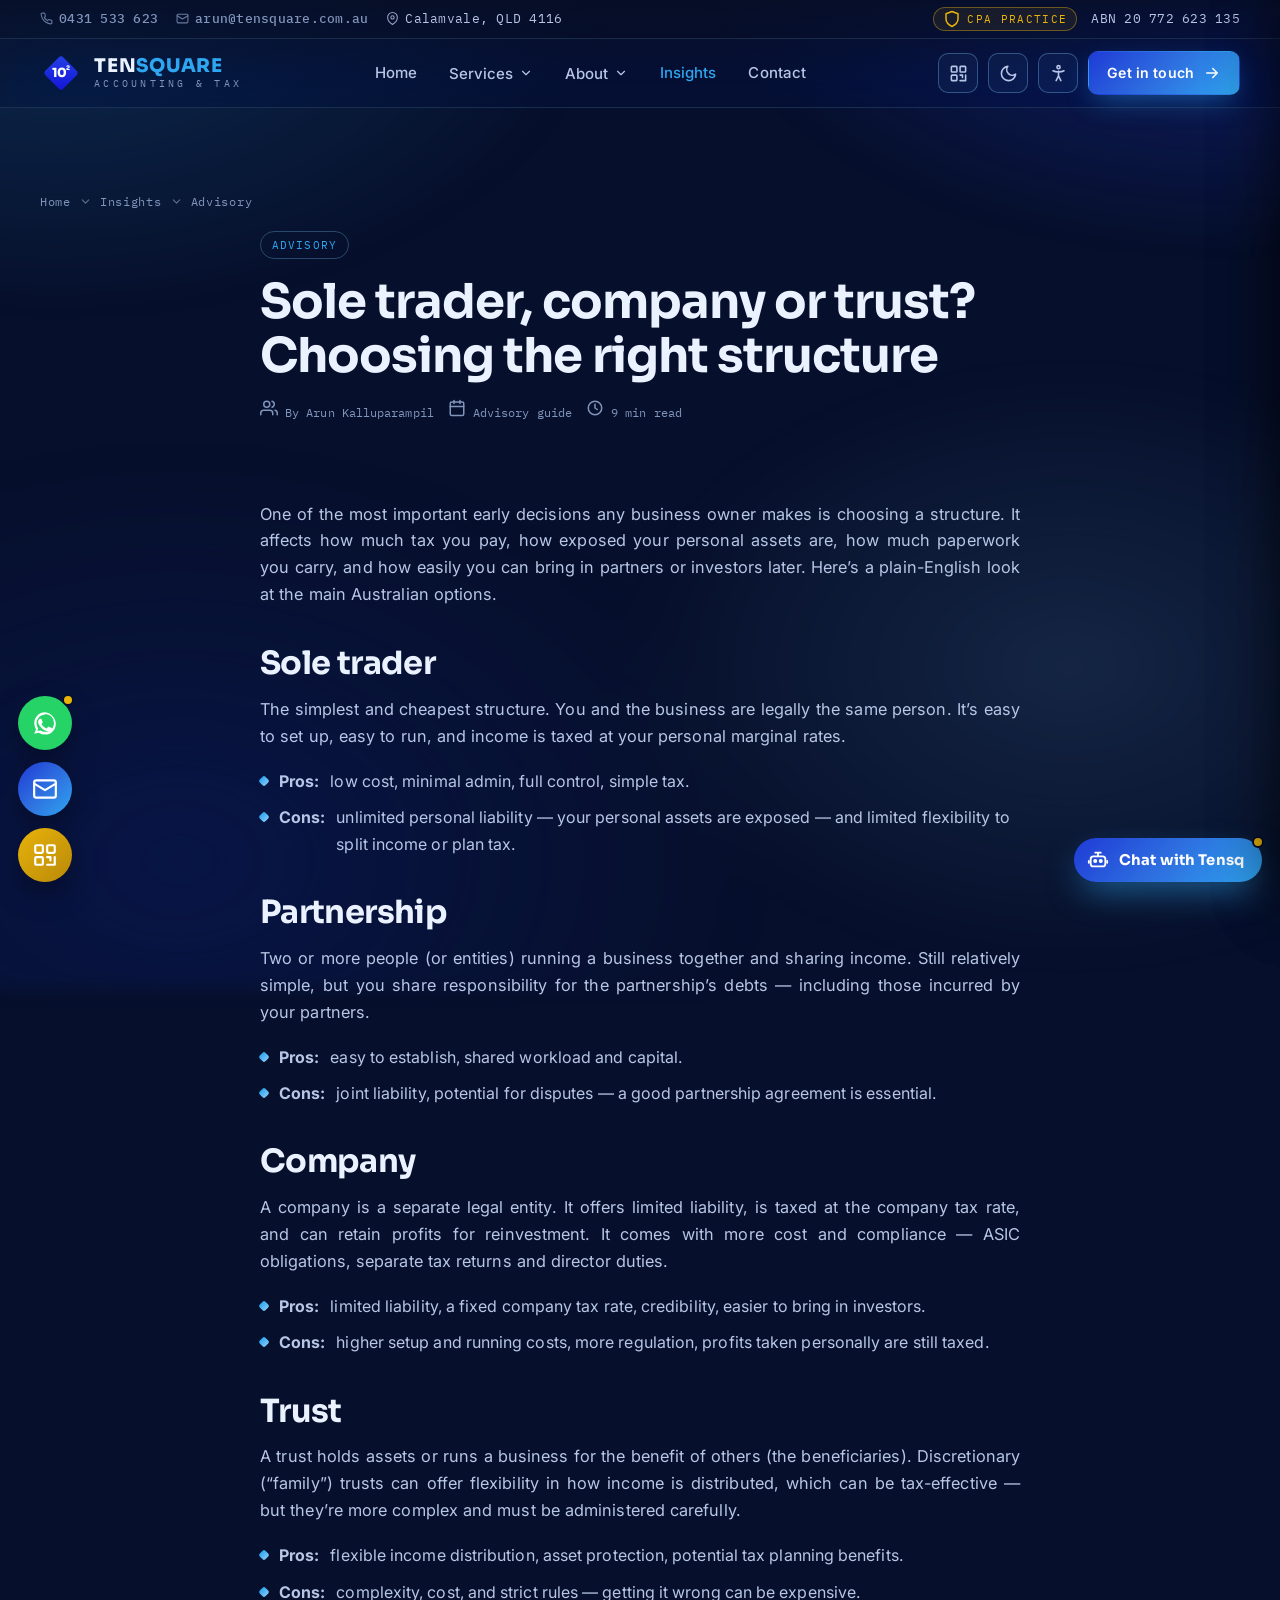
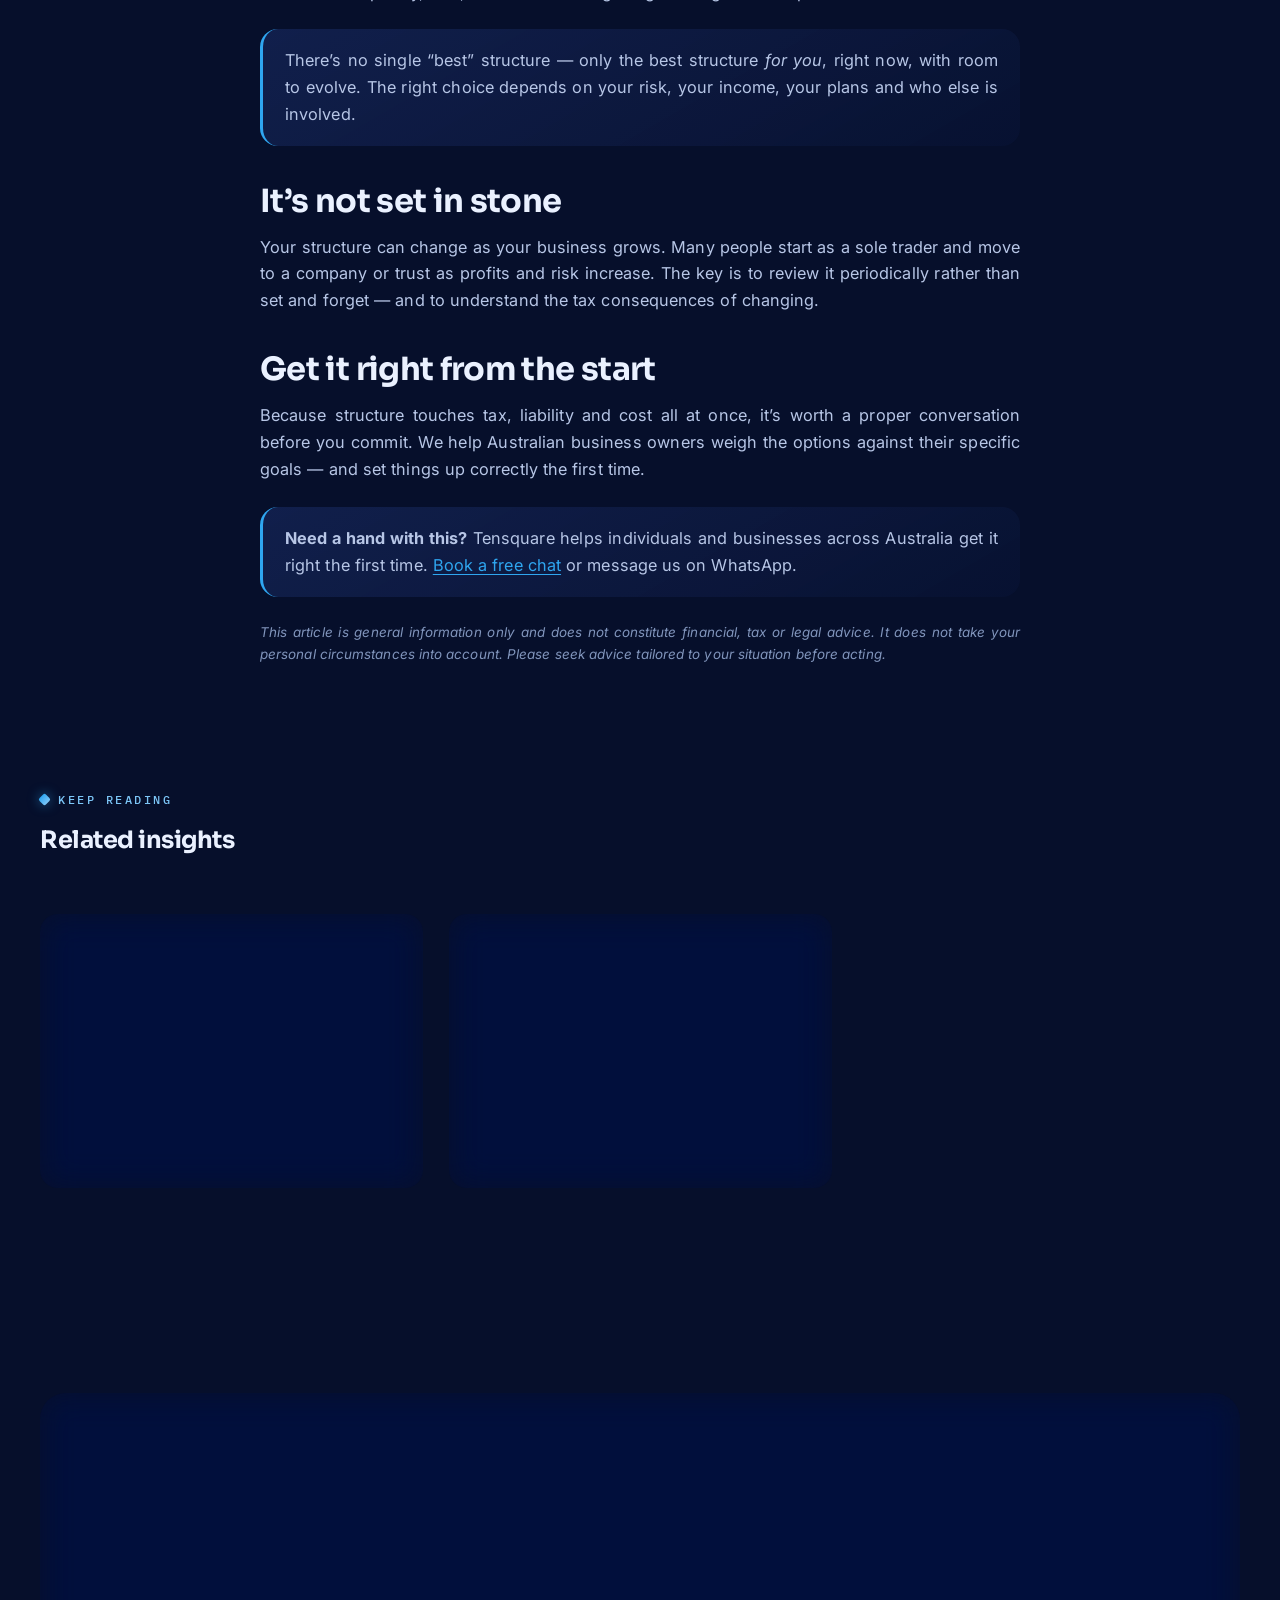
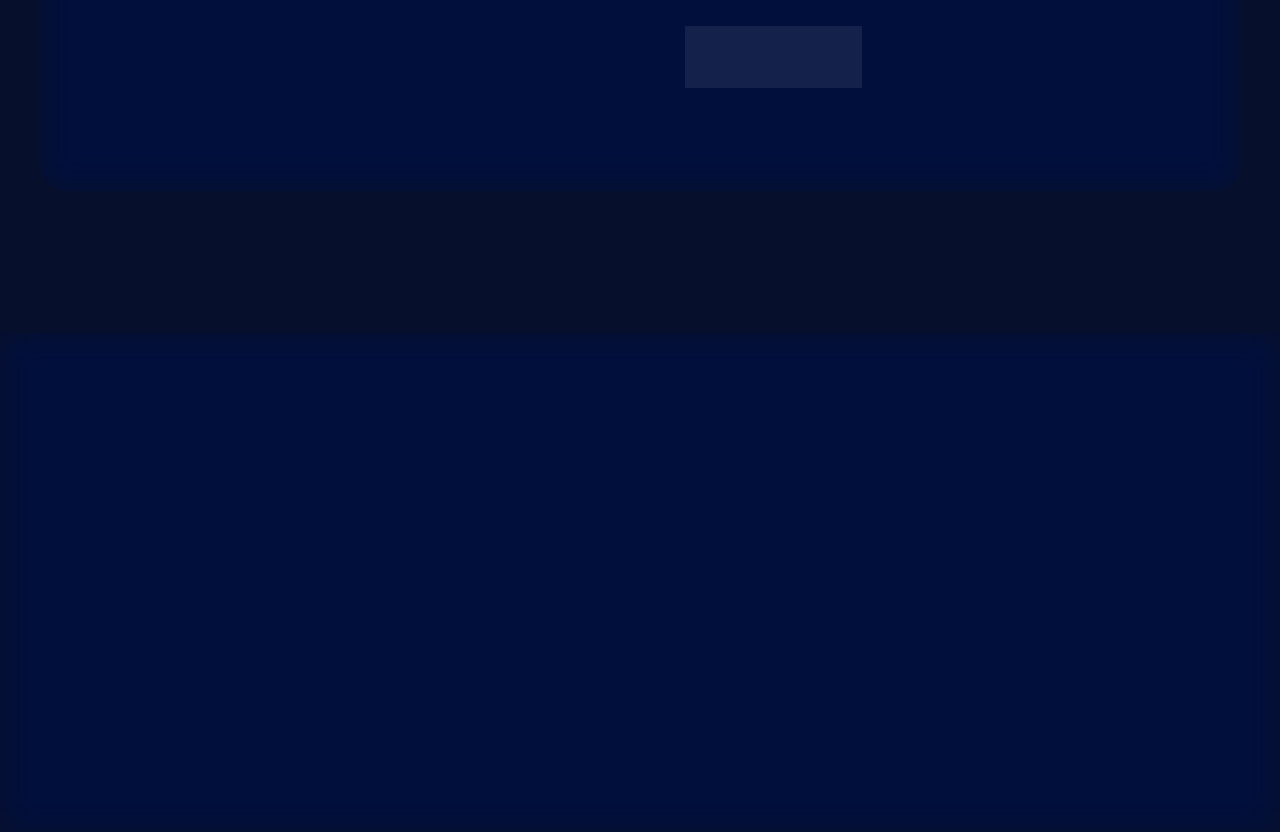
<file: post-business-structure.html>
<!DOCTYPE html>
<html lang="en-AU" data-theme="dark">
<head>
<meta charset="utf-8">
<meta name="viewport" content="width=device-width, initial-scale=1">
<title>Sole trader, company or trust? Choosing the right structure | Tensquare Insights</title>
<meta name="description" content="A plain-English comparison of Australia's main business structures — sole trader, partnership, company and trust — covering tax, liability, cost and flexibility.">
<meta name="theme-color" content="#060F2B">
<link rel="canonical" href="https://tensquare.com.au/post-business-structure.html">
<link rel="icon" href="data:image/svg+xml,%3Csvg xmlns='http://www.w3.org/2000/svg' viewBox='0 0 100 100'%3E%3Crect x='20' y='20' width='60' height='60' rx='8' transform='rotate(45 50 50)' fill='%231A1AE0'/%3E%3Ctext x='46' y='60' text-anchor='middle' font-family='sans-serif' font-weight='800' font-size='30' fill='white'%3E10%3C/text%3E%3Ctext x='66' y='42' text-anchor='middle' font-family='sans-serif' font-weight='800' font-size='15' fill='white'%3E2%3C/text%3E%3C/svg%3E">
<meta property="og:type" content="website">
<meta property="og:title" content="Sole trader, company or trust? Choosing the right structure | Tensquare Insights">
<meta property="og:description" content="A plain-English comparison of Australia's main business structures — sole trader, partnership, company and trust — covering tax, liability, cost and flexibility.">
<meta property="og:url" content="https://tensquare.com.au/post-business-structure.html">
<meta property="og:site_name" content="Tensquare Accounting & Tax">
<meta name="twitter:card" content="summary_large_image">
<link rel="preconnect" href="https://fonts.googleapis.com">
<link rel="preconnect" href="https://fonts.gstatic.com" crossorigin>
<link href="https://fonts.googleapis.com/css2?family=Sora:wght@500;600;700;800&family=Inter:wght@400;500;600;700&family=IBM+Plex+Mono:wght@400;500&display=swap" rel="stylesheet">
<link rel="stylesheet" href="shared.css?v=2">
<script>(function(){try{var t=localStorage.getItem('tsq-theme')||'dark';document.documentElement.setAttribute('data-theme',t);var fs=localStorage.getItem('tsq-fs');if(fs)document.documentElement.style.setProperty('--a11y-fs',fs);['gray','underline','motion'].forEach(function(k){if(localStorage.getItem('tsq-a11y-'+k)==='1')document.documentElement.classList.add('a11y-'+k);});}catch(e){}})();</script>
<script type="application/ld+json">
{"@context":"https://schema.org","@type":"Article","headline":"Sole trader, company or trust? Choosing the right structure","author":{"@type":"Person","name":"Arun Kalluparampil"},
"publisher":{"@type":"Organization","name":"Tensquare Accounting & Tax"},"inLanguage":"en-AU"}
</script>
</head>
<body>
<a href="#maincontent" class="skip">Skip to content</a>
<header class="nav">
  <div class="topbar">
    <div class="wrap">
      <div class="tb-left">
        <a class="tb-item" href="tel:0431533623"><svg class="" width="18" height="18" viewBox="0 0 24 24" fill="none" stroke="currentColor" stroke-width="2" stroke-linecap="round" stroke-linejoin="round" aria-hidden="true"><path d="M22 16.92v3a2 2 0 0 1-2.18 2 19.79 19.79 0 0 1-8.63-3.07 19.5 19.5 0 0 1-6-6 19.79 19.79 0 0 1-3.07-8.67A2 2 0 0 1 4.11 2h3a2 2 0 0 1 2 1.72c.13.96.36 1.9.7 2.81a2 2 0 0 1-.45 2.11L8.09 9.91a16 16 0 0 0 6 6l1.27-1.27a2 2 0 0 1 2.11-.45c.91.34 1.85.57 2.81.7A2 2 0 0 1 22 16.92z"/></svg>0431 533 623</a>
        <a class="tb-item hide-sm" href="mailto:arun@tensquare.com.au"><svg class="" width="18" height="18" viewBox="0 0 24 24" fill="none" stroke="currentColor" stroke-width="2" stroke-linecap="round" stroke-linejoin="round" aria-hidden="true"><rect x="2" y="4" width="20" height="16" rx="2"/><path d="m22 7-10 6L2 7"/></svg>arun@tensquare.com.au</a>
        <span class="tb-item hide-sm"><svg class="" width="18" height="18" viewBox="0 0 24 24" fill="none" stroke="currentColor" stroke-width="2" stroke-linecap="round" stroke-linejoin="round" aria-hidden="true"><path d="M21 10c0 7-9 13-9 13s-9-6-9-13a9 9 0 0 1 18 0z"/><circle cx="12" cy="10" r="3"/></svg>Calamvale, QLD 4116</span>
      </div>
      <div class="tb-right">
        <span class="cpa-chip"><svg class="" width="18" height="18" viewBox="0 0 24 24" fill="none" stroke="currentColor" stroke-width="2" stroke-linecap="round" stroke-linejoin="round" aria-hidden="true"><path d="M12 22s8-4 8-10V5l-8-3-8 3v7c0 6 8 10 8 10z"/></svg> CPA Practice</span>
        <span class="tb-item hide-sm">ABN 20 772 623 135</span>
      </div>
    </div>
  </div>
  <div class="navbar">
    <div class="wrap">
      <a class="brand" href="index.html" aria-label="Tensquare Accounting & Tax home">
        <svg class="mark" viewBox="0 0 100 100" role="img" aria-label="Tensquare mark">
  <defs>
    <linearGradient id="tsq" x1="0" y1="0" x2="1" y2="1">
      <stop offset="0" stop-color="var(--logo-diamond-1)"/>
      <stop offset="1" stop-color="var(--logo-diamond-2)"/>
    </linearGradient>
  </defs>
  <rect x="20" y="20" width="60" height="60" rx="8" transform="rotate(45 50 50)" fill="url(#tsq)"/>
  <g fill="var(--logo-glyph)">
    <text x="46" y="60" text-anchor="middle" font-family="Sora, sans-serif" font-weight="800" font-size="30" letter-spacing="-1">10</text>
    <text x="66" y="42" text-anchor="middle" font-family="Sora, sans-serif" font-weight="800" font-size="15">2</text>
  </g>
</svg>
        <span class="word"><span class="t1">TEN<b>SQUARE</b></span><span class="t2">Accounting &amp; Tax</span></span>
      </a>
      <nav aria-label="Primary">
        <ul class="menu">
          <li><a href="index.html">Home</a></li>
          <li class="has-drop"><button class="navlink" aria-haspopup="true">Services <svg class="chev" width="18" height="18" viewBox="0 0 24 24" fill="none" stroke="currentColor" stroke-width="2" stroke-linecap="round" stroke-linejoin="round" aria-hidden="true"><path d="M6 9l6 6 6-6"/></svg></button>
            <div class="dropdown"><a href="services.html#advisory"><span class="di"><svg class="" width="18" height="18" viewBox="0 0 24 24" fill="none" stroke="currentColor" stroke-width="2" stroke-linecap="round" stroke-linejoin="round" aria-hidden="true"><path d="M3 3v18h18"/><path d="m19 9-5 5-4-4-4 4"/></svg></span><span><span class="dt">Business Advisory</span><span class="dd">Strategy, structure &amp; growth</span></span></a><a href="services.html#finance"><span class="di"><svg class="" width="18" height="18" viewBox="0 0 24 24" fill="none" stroke="currentColor" stroke-width="2" stroke-linecap="round" stroke-linejoin="round" aria-hidden="true"><path d="M12 1v22M17 5H9.5a3.5 3.5 0 0 0 0 7h5a3.5 3.5 0 0 1 0 7H6"/></svg></span><span><span class="dt">Finance</span><span class="dd">Cash flow, forecasting &amp; CFO support</span></span></a><a href="services.html#accounting"><span class="di"><svg class="" width="18" height="18" viewBox="0 0 24 24" fill="none" stroke="currentColor" stroke-width="2" stroke-linecap="round" stroke-linejoin="round" aria-hidden="true"><rect x="4" y="2" width="16" height="20" rx="2"/><path d="M8 6h8M8 10h8M8 14h5"/></svg></span><span><span class="dt">Accounting</span><span class="dd">Year-end accounts &amp; financials</span></span></a><a href="services.html#bookkeeping"><span class="di"><svg class="" width="18" height="18" viewBox="0 0 24 24" fill="none" stroke="currentColor" stroke-width="2" stroke-linecap="round" stroke-linejoin="round" aria-hidden="true"><path d="M4 19.5A2.5 2.5 0 0 1 6.5 17H20"/><path d="M6.5 2H20v20H6.5A2.5 2.5 0 0 1 4 19.5v-15A2.5 2.5 0 0 1 6.5 2z"/></svg></span><span><span class="dt">Bookkeeping</span><span class="dd">BAS, payroll &amp; day-to-day books</span></span></a><a href="services.html#tax"><span class="di"><svg class="" width="18" height="18" viewBox="0 0 24 24" fill="none" stroke="currentColor" stroke-width="2" stroke-linecap="round" stroke-linejoin="round" aria-hidden="true"><path d="M3 9h18M9 21V9"/><rect x="3" y="3" width="18" height="18" rx="2"/></svg></span><span><span class="dt">Tax Compliance</span><span class="dd">Returns, planning &amp; ATO matters</span></span></a><a href="services.html"><span class="di"><svg class="" width="18" height="18" viewBox="0 0 24 24" fill="none" stroke="currentColor" stroke-width="2" stroke-linecap="round" stroke-linejoin="round" aria-hidden="true"><circle cx="12" cy="12" r="10"/><path d="M2 12h20M12 2a15 15 0 0 1 0 20 15 15 0 0 1 0-20z"/></svg></span><span><span class="dt">All Services &amp; Hub</span><span class="dd">Full services overview</span></span></a></div></li>
          <li class="has-drop"><button class="navlink" aria-haspopup="true">About <svg class="chev" width="18" height="18" viewBox="0 0 24 24" fill="none" stroke="currentColor" stroke-width="2" stroke-linecap="round" stroke-linejoin="round" aria-hidden="true"><path d="M6 9l6 6 6-6"/></svg></button>
            <div class="dropdown"><a href="about.html"><span class="di"><svg class="" width="18" height="18" viewBox="0 0 24 24" fill="none" stroke="currentColor" stroke-width="2" stroke-linecap="round" stroke-linejoin="round" aria-hidden="true"><circle cx="12" cy="12" r="10"/><path d="M12 16v-4M12 8h.01"/></svg></span><span><span class="dt">Our Story</span><span class="dd">About the practice</span></span></a><a href="team.html"><span class="di"><svg class="" width="18" height="18" viewBox="0 0 24 24" fill="none" stroke="currentColor" stroke-width="2" stroke-linecap="round" stroke-linejoin="round" aria-hidden="true"><path d="M17 21v-2a4 4 0 0 0-4-4H5a4 4 0 0 0-4 4v2"/><circle cx="9" cy="7" r="4"/><path d="M23 21v-2a4 4 0 0 0-3-3.87M16 3.13a4 4 0 0 1 0 7.75"/></svg></span><span><span class="dt">Our Team</span><span class="dd">Founder &amp; professionals</span></span></a><a href="testimonials.html"><span class="di"><svg class="" width="18" height="18" viewBox="0 0 24 24" fill="currentColor" stroke="none" aria-hidden="true"><path d="M12 2l3.09 6.26L22 9.27l-5 4.87 1.18 6.88L12 17.77l-6.18 3.25L7 14.14 2 9.27l6.91-1.01L12 2z"/></svg></span><span><span class="dt">Client Stories</span><span class="dd">Testimonials</span></span></a></div></li>
          <li><a href="insights.html" class="active">Insights</a></li>
          <li><a href="contact.html">Contact</a></li>
        </ul>
      </nav>
      <div class="nav-cta">
        <a href="business-card.html" class="icon-btn desk-only" title="Digital business card" aria-label="Digital business card"><svg class="" width="18" height="18" viewBox="0 0 24 24" fill="none" stroke="currentColor" stroke-width="2" stroke-linecap="round" stroke-linejoin="round" aria-hidden="true"><rect x="3" y="3" width="7" height="7" rx="1"/><rect x="14" y="3" width="7" height="7" rx="1"/><rect x="3" y="14" width="7" height="7" rx="1"/><path d="M14 14h3v3M21 14v7h-7"/></svg></a>
        <button class="icon-btn" id="themeToggle" title="Toggle light / dark" aria-label="Toggle light or dark theme"><svg class="" width="18" height="18" viewBox="0 0 24 24" fill="none" stroke="currentColor" stroke-width="2" stroke-linecap="round" stroke-linejoin="round" aria-hidden="true"><path d="M21 12.8A9 9 0 1 1 11.2 3a7 7 0 0 0 9.8 9.8z"/></svg></button>
        <button class="icon-btn" id="a11yToggle" title="Accessibility options" aria-label="Open accessibility options"><svg class="" width="18" height="18" viewBox="0 0 24 24" fill="none" stroke="currentColor" stroke-width="2" stroke-linecap="round" stroke-linejoin="round" aria-hidden="true"><circle cx="12" cy="4" r="2"/><path d="M19 8.5c-2 1-4.5 1.5-7 1.5s-5-.5-7-1.5M12 9v6M9 21l3-6 3 6"/></svg></button>
        <a href="contact.html" class="btn btn-primary btn-sm desk-only">Get in touch <svg class="" width="18" height="18" viewBox="0 0 24 24" fill="none" stroke="currentColor" stroke-width="2" stroke-linecap="round" stroke-linejoin="round" aria-hidden="true"><path d="M5 12h14M13 6l6 6-6 6"/></svg></a>
        <button class="icon-btn hamburger" id="hamburger" aria-label="Open menu" aria-expanded="false"><svg class="" width="18" height="18" viewBox="0 0 24 24" fill="none" stroke="currentColor" stroke-width="2" stroke-linecap="round" stroke-linejoin="round" aria-hidden="true"><path d="M3 6h18M3 12h18M3 18h18"/></svg></button>
      </div>
    </div>
  </div>
</header>

<div class="scrim" id="scrim"></div>
<aside class="mobile-menu" id="mobileMenu" aria-label="Mobile menu">
  <div class="mm-head">
    <span class="word"><span class="t1" style="color:var(--head);font-family:var(--font-d);font-weight:800;letter-spacing:.04em">TEN<b style="color:var(--azure)">SQUARE</b></span></span>
    <button class="icon-btn" id="mmClose" aria-label="Close menu"><svg class="" width="18" height="18" viewBox="0 0 24 24" fill="currentColor" stroke="none" aria-hidden="true"><path d="M18 2h3l-7.5 8.6L22 22h-6.8l-4.7-6.1L5 22H2l8-9.2L2 2h6.9l4.3 5.7L18 2zm-1.2 18h1.7L7.3 4H5.5l11.3 16z"/></svg></button>
  </div>
  <a href="index.html">Home</a>
  <div class="mm-group"><div style="padding:13px 12px;color:var(--muted);font-family:var(--font-m);font-size:.74rem;letter-spacing:.12em;text-transform:uppercase">Services</div>
    <div class="mm-sub"><a href="services.html#advisory">Business Advisory</a><a href="services.html#finance">Finance</a><a href="services.html#accounting">Accounting</a><a href="services.html#bookkeeping">Bookkeeping</a><a href="services.html#tax">Tax Compliance</a><a href="services.html">All Services &amp; Hub</a></div></div>
  <div class="mm-group"><div style="padding:13px 12px;color:var(--muted);font-family:var(--font-m);font-size:.74rem;letter-spacing:.12em;text-transform:uppercase">About</div>
    <div class="mm-sub"><a href="about.html">Our Story</a><a href="team.html">Our Team</a><a href="testimonials.html">Client Stories</a></div></div>
  <a href="insights.html">Insights</a>
  <a href="contact.html">Contact</a>
  <a href="business-card.html">Digital Business Card</a>
  <a href="contact.html" class="btn btn-primary btn-block" style="margin-top:16px">Get in touch <svg class="" width="18" height="18" viewBox="0 0 24 24" fill="none" stroke="currentColor" stroke-width="2" stroke-linecap="round" stroke-linejoin="round" aria-hidden="true"><path d="M5 12h14M13 6l6 6-6 6"/></svg></a>
</aside>

<aside class="a11y-panel" id="a11yPanel" aria-label="Accessibility options">
  <div class="mm-head"><div><h3>Accessibility</h3></div><button class="icon-btn" id="a11yClose" aria-label="Close accessibility panel"><svg class="" width="18" height="18" viewBox="0 0 24 24" fill="currentColor" stroke="none" aria-hidden="true"><path d="M18 2h3l-7.5 8.6L22 22h-6.8l-4.7-6.1L5 22H2l8-9.2L2 2h6.9l4.3 5.7L18 2zm-1.2 18h1.7L7.3 4H5.5l11.3 16z"/></svg></button></div>
  <p class="sub">Adjust the site for comfort. Your choices are remembered on this device.</p>
  <div class="a11y-row"><div><div class="lab">Text size</div><div class="desc">Scale all text (90&ndash;140%)</div></div>
    <div class="a11y-ctrl"><button id="fsMinus" aria-label="Decrease text size">A&minus;</button><button id="fsPlus" aria-label="Increase text size">A+</button></div></div>
  <div class="a11y-row"><div><div class="lab">Grayscale</div><div class="desc">Remove colour</div></div><button class="switch" id="swGray" role="switch" aria-checked="false" aria-label="Toggle grayscale"></button></div>
  <div class="a11y-row"><div><div class="lab">Underline links</div><div class="desc">Underline every link</div></div><button class="switch" id="swUnder" role="switch" aria-checked="false" aria-label="Toggle underline links"></button></div>
  <div class="a11y-row"><div><div class="lab">Reduce motion</div><div class="desc">Stop animations</div></div><button class="switch" id="swMotion" role="switch" aria-checked="false" aria-label="Toggle reduce motion"></button></div>
  <button class="btn btn-ghost btn-block" id="a11yReset" style="margin-top:18px">Reset all</button>
</aside>

<main id="maincontent">

<section class="page-hero">
  <div class="wrap">
    <div class="crumbs"><a href="index.html">Home</a> <svg class="" width="18" height="18" viewBox="0 0 24 24" fill="none" stroke="currentColor" stroke-width="2" stroke-linecap="round" stroke-linejoin="round" aria-hidden="true"><path d="M6 9l6 6 6-6"/></svg> <a href="insights.html">Insights</a> <svg class="" width="18" height="18" viewBox="0 0 24 24" fill="none" stroke="currentColor" stroke-width="2" stroke-linecap="round" stroke-linejoin="round" aria-hidden="true"><path d="M6 9l6 6 6-6"/></svg> <span>Advisory</span></div>
    <div class="prose" style="margin:0 auto">
      <span class="chip" style="display:inline-block;margin-bottom:16px">Advisory</span>
      <h1 style="font-size:clamp(1.9rem,4.4vw,3rem);letter-spacing:-.02em;line-height:1.12;margin-bottom:16px">Sole trader, company or trust? Choosing the right structure</h1>
      <div class="ameta">
        <span><svg class="" width="18" height="18" viewBox="0 0 24 24" fill="none" stroke="currentColor" stroke-width="2" stroke-linecap="round" stroke-linejoin="round" aria-hidden="true"><path d="M17 21v-2a4 4 0 0 0-4-4H5a4 4 0 0 0-4 4v2"/><circle cx="9" cy="7" r="4"/><path d="M23 21v-2a4 4 0 0 0-3-3.87M16 3.13a4 4 0 0 1 0 7.75"/></svg> By Arun Kalluparampil</span>
        <span><svg class="" width="18" height="18" viewBox="0 0 24 24" fill="none" stroke="currentColor" stroke-width="2" stroke-linecap="round" stroke-linejoin="round" aria-hidden="true"><rect x="3" y="4" width="18" height="18" rx="2"/><path d="M16 2v4M8 2v4M3 10h18"/></svg> Advisory guide</span>
        <span><svg class="" width="18" height="18" viewBox="0 0 24 24" fill="none" stroke="currentColor" stroke-width="2" stroke-linecap="round" stroke-linejoin="round" aria-hidden="true"><circle cx="12" cy="12" r="9"/><path d="M12 7v5l3 2"/></svg> 9 min read</span>
      </div>
    </div>
  </div>
</section>

<section class="section" style="padding-top:clamp(10px,2vw,24px)">
  <div class="wrap">
    <article class="prose justify">
      
<p>One of the most important early decisions any business owner makes is choosing a structure. It affects how much tax you pay, how exposed your personal assets are, how much paperwork you carry, and how easily you can bring in partners or investors later. Here&rsquo;s a plain-English look at the main Australian options.</p>
<h2>Sole trader</h2>
<p>The simplest and cheapest structure. You and the business are legally the same person. It&rsquo;s easy to set up, easy to run, and income is taxed at your personal marginal rates.</p>
<ul>
<li><strong>Pros:</strong> low cost, minimal admin, full control, simple tax.</li>
<li><strong>Cons:</strong> unlimited personal liability &mdash; your personal assets are exposed &mdash; and limited flexibility to split income or plan tax.</li>
</ul>
<h2>Partnership</h2>
<p>Two or more people (or entities) running a business together and sharing income. Still relatively simple, but you share responsibility for the partnership&rsquo;s debts &mdash; including those incurred by your partners.</p>
<ul>
<li><strong>Pros:</strong> easy to establish, shared workload and capital.</li>
<li><strong>Cons:</strong> joint liability, potential for disputes &mdash; a good partnership agreement is essential.</li>
</ul>
<h2>Company</h2>
<p>A company is a separate legal entity. It offers limited liability, is taxed at the company tax rate, and can retain profits for reinvestment. It comes with more cost and compliance &mdash; ASIC obligations, separate tax returns and director duties.</p>
<ul>
<li><strong>Pros:</strong> limited liability, a fixed company tax rate, credibility, easier to bring in investors.</li>
<li><strong>Cons:</strong> higher setup and running costs, more regulation, profits taken personally are still taxed.</li>
</ul>
<h2>Trust</h2>
<p>A trust holds assets or runs a business for the benefit of others (the beneficiaries). Discretionary (&ldquo;family&rdquo;) trusts can offer flexibility in how income is distributed, which can be tax-effective &mdash; but they&rsquo;re more complex and must be administered carefully.</p>
<ul>
<li><strong>Pros:</strong> flexible income distribution, asset protection, potential tax planning benefits.</li>
<li><strong>Cons:</strong> complexity, cost, and strict rules &mdash; getting it wrong can be expensive.</li>
</ul>
<div class="callout"><p>There&rsquo;s no single &ldquo;best&rdquo; structure &mdash; only the best structure <em>for you</em>, right now, with room to evolve. The right choice depends on your risk, your income, your plans and who else is involved.</p></div>
<h2>It&rsquo;s not set in stone</h2>
<p>Your structure can change as your business grows. Many people start as a sole trader and move to a company or trust as profits and risk increase. The key is to review it periodically rather than set and forget &mdash; and to understand the tax consequences of changing.</p>
<h2>Get it right from the start</h2>
<p>Because structure touches tax, liability and cost all at once, it&rsquo;s worth a proper conversation before you commit. We help Australian business owners weigh the options against their specific goals &mdash; and set things up correctly the first time.</p>
      <div class="callout"><p><strong>Need a hand with this?</strong> Tensquare helps individuals and businesses across Australia get it right the first time. <a href="contact.html" style="color:var(--azure)">Book a free chat</a> or message us on WhatsApp.</p></div>
      <p style="font-size:.84rem;color:var(--muted);font-style:italic">This article is general information only and does not constitute financial, tax or legal advice. It does not take your personal circumstances into account. Please seek advice tailored to your situation before acting.</p>
    </article>
  </div>
</section>

<section class="section" style="padding-top:0">
  <div class="wrap">
    <div class="section-head"><span class="eyebrow">Keep reading</span><h2>Related insights</h2></div>
    <div class="grid g3"><a class="card glass" href="post-tax-time-2026.html" style="display:block">
  <span class="chip" style="margin-bottom:14px;display:inline-block">Tax</span>
  <h3 style="font-size:1.14rem;margin-bottom:8px;line-height:1.3">Tax time 2026: what individuals &amp; small businesses should prepare</h3>
  <p style="color:var(--muted);font-size:.92rem;margin-bottom:14px">A simple, practical checklist to get organised before you lodge &mdash; deductions, records and the dates that matter.</p>
  <span style="font-family:var(--font-m);font-size:.78rem;color:var(--azure);display:inline-flex;align-items:center;gap:6px">Read article <svg class="" width="18" height="18" viewBox="0 0 24 24" fill="none" stroke="currentColor" stroke-width="2" stroke-linecap="round" stroke-linejoin="round" aria-hidden="true"><path d="M5 12h14M13 6l6 6-6 6"/></svg></span>
</a><a class="card glass" href="post-bas-bookkeeping.html" style="display:block">
  <span class="chip" style="margin-bottom:14px;display:inline-block">Bookkeeping</span>
  <h3 style="font-size:1.14rem;margin-bottom:8px;line-height:1.3">BAS without the stress: a quarterly rhythm that works</h3>
  <p style="color:var(--muted);font-size:.92rem;margin-bottom:14px">How a little monthly discipline turns Business Activity Statements from a scramble into a non-event.</p>
  <span style="font-family:var(--font-m);font-size:.78rem;color:var(--azure);display:inline-flex;align-items:center;gap:6px">Read article <svg class="" width="18" height="18" viewBox="0 0 24 24" fill="none" stroke="currentColor" stroke-width="2" stroke-linecap="round" stroke-linejoin="round" aria-hidden="true"><path d="M5 12h14M13 6l6 6-6 6"/></svg></span>
</a></div>
  </div>
</section>


<section class="section">
  <div class="wrap">
    <div class="cta-band glass glow">
      <span class="eyebrow" style="justify-content:center"><svg class="" width="18" height="18" viewBox="0 0 24 24" fill="none" stroke="currentColor" stroke-width="2" stroke-linecap="round" stroke-linejoin="round" aria-hidden="true"><path d="M12 3v4M12 17v4M3 12h4M17 12h4M5.6 5.6l2.8 2.8M15.6 15.6l2.8 2.8M18.4 5.6l-2.8 2.8M8.4 15.6l-2.8 2.8"/></svg> Let&rsquo;s talk</span>
      <h2 style="font-size:clamp(1.8rem,4vw,2.8rem);margin-bottom:14px">Turn information into action.</h2>
      <p class="kicker" style="max-width:620px;margin:0 auto 26px">We&rsquo;ll help you apply this to your own situation &mdash; properly.</p>
      <div class="hero-cta" style="justify-content:center"><a href="contact.html" class="btn btn-primary btn-lg">Book a consultation <svg class="" width="18" height="18" viewBox="0 0 24 24" fill="none" stroke="currentColor" stroke-width="2" stroke-linecap="round" stroke-linejoin="round" aria-hidden="true"><path d="M5 12h14M13 6l6 6-6 6"/></svg></a><a href="insights.html" class="btn btn-ghost btn-lg">More insights</a></div>
    </div>
  </div>
</section>

</main>

<footer class="site">
  <div class="wrap">
    <div class="footer-main">
      <div class="f-about">
        <a class="brand" href="index.html" aria-label="Tensquare Accounting & Tax home"><svg class="mark" viewBox="0 0 100 100" role="img" aria-label="Tensquare mark">
  <defs>
    <linearGradient id="tsq" x1="0" y1="0" x2="1" y2="1">
      <stop offset="0" stop-color="var(--logo-diamond-1)"/>
      <stop offset="1" stop-color="var(--logo-diamond-2)"/>
    </linearGradient>
  </defs>
  <rect x="20" y="20" width="60" height="60" rx="8" transform="rotate(45 50 50)" fill="url(#tsq)"/>
  <g fill="var(--logo-glyph)">
    <text x="46" y="60" text-anchor="middle" font-family="Sora, sans-serif" font-weight="800" font-size="30" letter-spacing="-1">10</text>
    <text x="66" y="42" text-anchor="middle" font-family="Sora, sans-serif" font-weight="800" font-size="15">2</text>
  </g>
</svg>
          <span class="word"><span class="t1">TEN<b>SQUARE</b></span><span class="t2">Accounting &amp; Tax</span></span></a>
        <p>A Queensland-based CPA practice helping Australian individuals and businesses with advisory, accounting, bookkeeping and tax &mdash; clear advice, done properly.</p>
        <span class="cpa-chip"><svg class="" width="18" height="18" viewBox="0 0 24 24" fill="none" stroke="currentColor" stroke-width="2" stroke-linecap="round" stroke-linejoin="round" aria-hidden="true"><path d="M12 22s8-4 8-10V5l-8-3-8 3v7c0 6 8 10 8 10z"/></svg> CPA Practice</span>
        <div class="socials" aria-label="Social media">
          <a href="https://www.linkedin.com/company/tensquare-accounting-tax" target="_blank" rel="noopener" aria-label="LinkedIn" title="LinkedIn"><svg class="" width="18" height="18" viewBox="0 0 24 24" fill="none" stroke="currentColor" stroke-width="2" stroke-linecap="round" stroke-linejoin="round" aria-hidden="true"><path d="M16 8a6 6 0 0 1 6 6v7h-4v-7a2 2 0 0 0-4 0v7h-4v-7a6 6 0 0 1 6-6z"/><rect x="2" y="9" width="4" height="12"/><circle cx="4" cy="4" r="2"/></svg></a>
          <a href="https://www.facebook.com/tensquareaccounting" target="_blank" rel="noopener" aria-label="Facebook" title="Facebook"><svg class="" width="18" height="18" viewBox="0 0 24 24" fill="currentColor" stroke="none" aria-hidden="true"><path d="M18 2h-3a5 5 0 0 0-5 5v3H7v4h3v8h4v-8h3l1-4h-4V7a1 1 0 0 1 1-1h3z"/></svg></a>
          <a href="https://www.instagram.com/tensquareaccounting" target="_blank" rel="noopener" aria-label="Instagram" title="Instagram"><svg class="" width="18" height="18" viewBox="0 0 24 24" fill="none" stroke="currentColor" stroke-width="2" stroke-linecap="round" stroke-linejoin="round" aria-hidden="true"><rect x="2" y="2" width="20" height="20" rx="5"/><path d="M16 11.37A4 4 0 1 1 12.63 8 4 4 0 0 1 16 11.37z"/><line x1="17.5" y1="6.5" x2="17.51" y2="6.5"/></svg></a>
          <a href="https://x.com/tensquare_au" target="_blank" rel="noopener" aria-label="X (Twitter)" title="X (Twitter)"><svg class="" width="18" height="18" viewBox="0 0 24 24" fill="currentColor" stroke="none" aria-hidden="true"><path d="M18 2h3l-7.5 8.6L22 22h-6.8l-4.7-6.1L5 22H2l8-9.2L2 2h6.9l4.3 5.7L18 2zm-1.2 18h1.7L7.3 4H5.5l11.3 16z"/></svg></a>
          <a href="https://wa.me/61431533623" target="_blank" rel="noopener" aria-label="WhatsApp" title="WhatsApp"><svg class="" width="18" height="18" viewBox="0 0 24 24" fill="currentColor" stroke="none" aria-hidden="true"><path d="M12.04 2C6.58 2 2.13 6.45 2.13 11.91c0 2.1.55 4.15 1.6 5.96L2 22l4.25-1.11a9.9 9.9 0 0 0 5.78 1.84h.01c5.46 0 9.91-4.45 9.91-9.91 0-2.65-1.03-5.14-2.9-7.01A9.82 9.82 0 0 0 12.04 2Zm0 1.67c2.2 0 4.27.86 5.83 2.42a8.2 8.2 0 0 1 2.42 5.82c0 4.54-3.7 8.24-8.24 8.24h-.01a8.2 8.2 0 0 1-4.19-1.15l-.3-.18-2.52.66.67-2.46-.2-.31a8.22 8.22 0 0 1-1.26-4.38c0-4.54 3.7-8.24 8.25-8.24Zm-4.51 4.4c-.21 0-.55.08-.84.39-.29.31-1.1 1.08-1.1 2.63 0 1.55 1.13 3.05 1.29 3.26.16.21 2.22 3.39 5.38 4.62 2.63 1.04 3.16.83 3.73.78.57-.05 1.84-.75 2.1-1.48.26-.73.26-1.35.18-1.48-.08-.13-.29-.21-.6-.37-.31-.16-1.84-.91-2.13-1.01-.29-.1-.5-.16-.71.16-.21.31-.81 1.01-.99 1.22-.18.21-.37.23-.68.08-.31-.16-1.31-.48-2.5-1.54-.92-.82-1.54-1.84-1.72-2.15-.18-.31-.02-.48.13-.63.14-.14.31-.37.47-.55.16-.18.21-.31.31-.52.1-.21.05-.39-.03-.55-.08-.16-.71-1.71-.98-2.34-.26-.62-.52-.53-.71-.54l-.6-.01Z"/></svg></a>
        </div>
      </div>
      <div><h4>Services</h4><ul><li><a href="services.html#advisory">Business Advisory</a></li><li><a href="services.html#finance">Finance</a></li><li><a href="services.html#accounting">Accounting</a></li><li><a href="services.html#bookkeeping">Bookkeeping</a></li><li><a href="services.html#tax">Tax Compliance</a></li><li><a href="services.html">Services Hub</a></li></ul></div>
      <div><h4>Company</h4><ul>
        <li><a href="about.html">About</a></li>
        <li><a href="team.html">Our Team</a></li>
        <li><a href="insights.html">Insights</a></li>
        <li><a href="testimonials.html">Client Stories</a></li>
        <li><a href="business-card.html">Digital Card</a></li>
        <li><a href="contact.html">Contact</a></li>
      </ul></div>
      <div>
        <h4>Get in touch</h4>
        <div class="f-contact">
          <a href="tel:0431533623"><svg class="" width="18" height="18" viewBox="0 0 24 24" fill="none" stroke="currentColor" stroke-width="2" stroke-linecap="round" stroke-linejoin="round" aria-hidden="true"><path d="M22 16.92v3a2 2 0 0 1-2.18 2 19.79 19.79 0 0 1-8.63-3.07 19.5 19.5 0 0 1-6-6 19.79 19.79 0 0 1-3.07-8.67A2 2 0 0 1 4.11 2h3a2 2 0 0 1 2 1.72c.13.96.36 1.9.7 2.81a2 2 0 0 1-.45 2.11L8.09 9.91a16 16 0 0 0 6 6l1.27-1.27a2 2 0 0 1 2.11-.45c.91.34 1.85.57 2.81.7A2 2 0 0 1 22 16.92z"/></svg><span>0431 533 623</span></a>
          <a href="mailto:arun@tensquare.com.au"><svg class="" width="18" height="18" viewBox="0 0 24 24" fill="none" stroke="currentColor" stroke-width="2" stroke-linecap="round" stroke-linejoin="round" aria-hidden="true"><rect x="2" y="4" width="20" height="16" rx="2"/><path d="m22 7-10 6L2 7"/></svg><span>arun@tensquare.com.au</span></a>
          <a href="https://www.google.com/maps/search/?api=1&amp;query=16/20+Neiwand+Street,+Calamvale+QLD+4116" target="_blank" rel="noopener"><svg class="" width="18" height="18" viewBox="0 0 24 24" fill="none" stroke="currentColor" stroke-width="2" stroke-linecap="round" stroke-linejoin="round" aria-hidden="true"><path d="M21 10c0 7-9 13-9 13s-9-6-9-13a9 9 0 0 1 18 0z"/><circle cx="12" cy="10" r="3"/></svg><span>16/20 Neiwand Street, Calamvale QLD 4116</span></a>
        </div>
        <h4 style="margin-top:22px">Newsletter</h4>
        <p style="font-size:.86rem;color:var(--muted);margin-bottom:6px">Occasional Australian tax &amp; business updates.</p>
        <form class="news-form" id="newsForm">
          <input type="email" id="newsEmail" placeholder="you@email.com" aria-label="Email for newsletter" required>
          <button class="btn btn-primary btn-sm" type="submit">Join</button>
        </form>
        <div class="form-status" id="newsStatus"></div>
      </div>
    </div>
    <div class="footer-bottom">
      <div>
        <p>&copy; 2026 Tensquare Accounting & Tax. All rights reserved. &nbsp;<span class="abn-line">ABN 20 772 623 135</span></p>
        <p class="psl">Liability limited by a scheme approved under Professional Standards Legislation.</p>
      </div>
      <div class="legal-links">
        <a href="privacy.html">Privacy</a>
        <a href="terms.html">Terms</a>
        <a href="contact.html">Contact</a>
      </div>
    </div>
  </div>
</footer>

<div class="floats">
  <button class="float-btn float-wa" id="waOpen" aria-label="Chat on WhatsApp" title="WhatsApp"><svg class="" width="18" height="18" viewBox="0 0 24 24" fill="currentColor" stroke="none" aria-hidden="true"><path d="M12.04 2C6.58 2 2.13 6.45 2.13 11.91c0 2.1.55 4.15 1.6 5.96L2 22l4.25-1.11a9.9 9.9 0 0 0 5.78 1.84h.01c5.46 0 9.91-4.45 9.91-9.91 0-2.65-1.03-5.14-2.9-7.01A9.82 9.82 0 0 0 12.04 2Zm0 1.67c2.2 0 4.27.86 5.83 2.42a8.2 8.2 0 0 1 2.42 5.82c0 4.54-3.7 8.24-8.24 8.24h-.01a8.2 8.2 0 0 1-4.19-1.15l-.3-.18-2.52.66.67-2.46-.2-.31a8.22 8.22 0 0 1-1.26-4.38c0-4.54 3.7-8.24 8.25-8.24Zm-4.51 4.4c-.21 0-.55.08-.84.39-.29.31-1.1 1.08-1.1 2.63 0 1.55 1.13 3.05 1.29 3.26.16.21 2.22 3.39 5.38 4.62 2.63 1.04 3.16.83 3.73.78.57-.05 1.84-.75 2.1-1.48.26-.73.26-1.35.18-1.48-.08-.13-.29-.21-.6-.37-.31-.16-1.84-.91-2.13-1.01-.29-.1-.5-.16-.71.16-.21.31-.81 1.01-.99 1.22-.18.21-.37.23-.68.08-.31-.16-1.31-.48-2.5-1.54-.92-.82-1.54-1.84-1.72-2.15-.18-.31-.02-.48.13-.63.14-.14.31-.37.47-.55.16-.18.21-.31.31-.52.1-.21.05-.39-.03-.55-.08-.16-.71-1.71-.98-2.34-.26-.62-.52-.53-.71-.54l-.6-.01Z"/></svg><span class="pulse"></span></button>
  <button class="float-btn float-mail" id="mailOpen" aria-label="Send an email" title="Email"><svg class="" width="18" height="18" viewBox="0 0 24 24" fill="none" stroke="currentColor" stroke-width="2" stroke-linecap="round" stroke-linejoin="round" aria-hidden="true"><rect x="2" y="4" width="20" height="16" rx="2"/><path d="m22 7-10 6L2 7"/></svg></button>
  <a class="float-btn float-card" href="business-card.html" aria-label="Arun's digital business card" title="Digital business card"><svg class="" width="18" height="18" viewBox="0 0 24 24" fill="none" stroke="currentColor" stroke-width="2" stroke-linecap="round" stroke-linejoin="round" aria-hidden="true"><rect x="3" y="3" width="7" height="7" rx="1"/><rect x="14" y="3" width="7" height="7" rx="1"/><rect x="3" y="14" width="7" height="7" rx="1"/><path d="M14 14h3v3M21 14v7h-7"/></svg></a>
</div>

<div class="popup" id="waPopup" role="dialog" aria-label="WhatsApp enquiry">
  <div class="popup-head"><span class="ph-ic" style="background:#25D366"><svg class="" width="18" height="18" viewBox="0 0 24 24" fill="currentColor" stroke="none" aria-hidden="true"><path d="M12.04 2C6.58 2 2.13 6.45 2.13 11.91c0 2.1.55 4.15 1.6 5.96L2 22l4.25-1.11a9.9 9.9 0 0 0 5.78 1.84h.01c5.46 0 9.91-4.45 9.91-9.91 0-2.65-1.03-5.14-2.9-7.01A9.82 9.82 0 0 0 12.04 2Zm0 1.67c2.2 0 4.27.86 5.83 2.42a8.2 8.2 0 0 1 2.42 5.82c0 4.54-3.7 8.24-8.24 8.24h-.01a8.2 8.2 0 0 1-4.19-1.15l-.3-.18-2.52.66.67-2.46-.2-.31a8.22 8.22 0 0 1-1.26-4.38c0-4.54 3.7-8.24 8.25-8.24Zm-4.51 4.4c-.21 0-.55.08-.84.39-.29.31-1.1 1.08-1.1 2.63 0 1.55 1.13 3.05 1.29 3.26.16.21 2.22 3.39 5.38 4.62 2.63 1.04 3.16.83 3.73.78.57-.05 1.84-.75 2.1-1.48.26-.73.26-1.35.18-1.48-.08-.13-.29-.21-.6-.37-.31-.16-1.84-.91-2.13-1.01-.29-.1-.5-.16-.71.16-.21.31-.81 1.01-.99 1.22-.18.21-.37.23-.68.08-.31-.16-1.31-.48-2.5-1.54-.92-.82-1.54-1.84-1.72-2.15-.18-.31-.02-.48.13-.63.14-.14.31-.37.47-.55.16-.18.21-.31.31-.52.1-.21.05-.39-.03-.55-.08-.16-.71-1.71-.98-2.34-.26-.62-.52-.53-.71-.54l-.6-.01Z"/></svg></span>
    <div><div class="ph-t">Chat on WhatsApp</div><div class="ph-s">Quick reply, usually same business day</div></div>
    <button class="ph-x" data-close="waPopup" aria-label="Close"><svg class="" width="18" height="18" viewBox="0 0 24 24" fill="currentColor" stroke="none" aria-hidden="true"><path d="M18 2h3l-7.5 8.6L22 22h-6.8l-4.7-6.1L5 22H2l8-9.2L2 2h6.9l4.3 5.7L18 2zm-1.2 18h1.7L7.3 4H5.5l11.3 16z"/></svg></button></div>
  <div class="popup-body">
    <p>What can we help with? We&rsquo;ll prepare a message for you.</p>
    <div class="chips" id="waChips"></div>
    <input class="input" id="waName" placeholder="Your name" style="margin-bottom:10px">
    <textarea class="textarea" id="waMsg" placeholder="A short note (optional)" style="min-height:80px"></textarea>
    <div class="draft-prev" id="waDraft"></div>
    <a class="btn btn-primary btn-block" id="waSend">Open WhatsApp <svg class="" width="18" height="18" viewBox="0 0 24 24" fill="none" stroke="currentColor" stroke-width="2" stroke-linecap="round" stroke-linejoin="round" aria-hidden="true"><path d="M5 12h14M13 6l6 6-6 6"/></svg></a>
  </div>
</div>

<div class="popup" id="mailPopup" role="dialog" aria-label="Email enquiry">
  <div class="popup-head"><span class="ph-ic" style="background:var(--grad-main)"><svg class="" width="18" height="18" viewBox="0 0 24 24" fill="none" stroke="currentColor" stroke-width="2" stroke-linecap="round" stroke-linejoin="round" aria-hidden="true"><rect x="2" y="4" width="20" height="16" rx="2"/><path d="m22 7-10 6L2 7"/></svg></span>
    <div><div class="ph-t">Send an email</div><div class="ph-s">arun@tensquare.com.au</div></div>
    <button class="ph-x" data-close="mailPopup" aria-label="Close"><svg class="" width="18" height="18" viewBox="0 0 24 24" fill="currentColor" stroke="none" aria-hidden="true"><path d="M18 2h3l-7.5 8.6L22 22h-6.8l-4.7-6.1L5 22H2l8-9.2L2 2h6.9l4.3 5.7L18 2zm-1.2 18h1.7L7.3 4H5.5l11.3 16z"/></svg></button></div>
  <div class="popup-body">
    <p>Tell us what you need and we&rsquo;ll open a pre-filled email.</p>
    <div class="chips" id="mailChips"></div>
    <input class="input" id="mailName" placeholder="Your name" style="margin-bottom:10px">
    <textarea class="textarea" id="mailMsg" placeholder="A short note (optional)" style="min-height:80px"></textarea>
    <div class="draft-prev" id="mailDraft"></div>
    <a class="btn btn-primary btn-block" id="mailSend">Open email <svg class="" width="18" height="18" viewBox="0 0 24 24" fill="none" stroke="currentColor" stroke-width="2" stroke-linecap="round" stroke-linejoin="round" aria-hidden="true"><path d="M5 12h14M13 6l6 6-6 6"/></svg></a>
  </div>
</div>

<button class="gotop" id="gotop" aria-label="Back to top"><svg class="" width="18" height="18" viewBox="0 0 24 24" fill="none" stroke="currentColor" stroke-width="2" stroke-linecap="round" stroke-linejoin="round" aria-hidden="true"><path d="M12 19V5M5 12l7-7 7 7"/></svg></button>

<button class="cbot-launch" id="cbotLaunch" aria-label="Open Tensq chat assistant">
  <svg class="" width="18" height="18" viewBox="0 0 24 24" fill="none" stroke="currentColor" stroke-width="2" stroke-linecap="round" stroke-linejoin="round" aria-hidden="true"><rect x="4" y="8" width="16" height="11" rx="3"/><path d="M12 8V4M9 4h6"/><circle cx="9" cy="13" r="1.2"/><circle cx="15" cy="13" r="1.2"/><path d="M2 13v2M22 13v2"/></svg><span class="cbot-lbl">Chat with Tensq</span><span class="pulse"></span>
</button>
<aside class="cbot-panel" id="cbotPanel" role="dialog" aria-label="Tensq chat assistant">
  <div class="cbot-head">
    <span class="av"><svg class="" width="18" height="18" viewBox="0 0 24 24" fill="none" stroke="currentColor" stroke-width="2" stroke-linecap="round" stroke-linejoin="round" aria-hidden="true"><rect x="4" y="8" width="16" height="11" rx="3"/><path d="M12 8V4M9 4h6"/><circle cx="9" cy="13" r="1.2"/><circle cx="15" cy="13" r="1.2"/><path d="M2 13v2M22 13v2"/></svg></span>
    <div>
      <div class="ct">Tensq</div>
      <div class="cs"><span class="live"></span> by Tensquare &middot; online</div>
    </div>
    <button class="cx" id="cbotClose" aria-label="Close chat"><svg class="" width="18" height="18" viewBox="0 0 24 24" fill="currentColor" stroke="none" aria-hidden="true"><path d="M18 2h3l-7.5 8.6L22 22h-6.8l-4.7-6.1L5 22H2l8-9.2L2 2h6.9l4.3 5.7L18 2zm-1.2 18h1.7L7.3 4H5.5l11.3 16z"/></svg></button>
  </div>
  <div class="cbot-body" id="cbotBody" aria-live="polite"></div>
  <div class="cbot-foot">
    <textarea id="cbotInput" rows="1" placeholder="Type your message&hellip;" aria-label="Message to Tensq"></textarea>
    <button class="cbot-send" id="cbotSend" aria-label="Send message"><svg class="" width="18" height="18" viewBox="0 0 24 24" fill="none" stroke="currentColor" stroke-width="2" stroke-linecap="round" stroke-linejoin="round" aria-hidden="true"><path d="M22 2 11 13M22 2l-7 20-4-9-9-4 20-7z"/></svg></button>
  </div>
  <div class="cbot-note">Tensq is an assistant for general enquiries &mdash; not financial advice.</div>
</aside>
<script>
(function(){
  "use strict";
  var root=document.documentElement, LS=window.localStorage;
  function save(k,v){try{LS.setItem(k,v);}catch(e){}}
  function read(k){try{return LS.getItem(k);}catch(e){return null;}}
  function $(s,c){return (c||document).querySelector(s);}
  function $all(s,c){return Array.prototype.slice.call((c||document).querySelectorAll(s));}

  /* ---------- Theme ---------- */
  function applyThemeIcon(){
    var t=root.getAttribute('data-theme'), btn=$('#themeToggle');
    if(!btn) return;
    btn.setAttribute('aria-label', t==='dark' ? 'Switch to light theme' : 'Switch to dark theme');
    btn.title = t==='dark' ? 'Switch to light' : 'Switch to dark';
  }
  applyThemeIcon();
  var themeBtn=$('#themeToggle');
  if(themeBtn) themeBtn.addEventListener('click',function(){
    var cur=root.getAttribute('data-theme')==='dark'?'light':'dark';
    root.setAttribute('data-theme',cur); save('tsq-theme',cur); applyThemeIcon();
  });

  /* ---------- Mobile menu ---------- */
  var mm=$('#mobileMenu'), scrim=$('#scrim'), burger=$('#hamburger');
  function openMM(){ if(!mm)return; mm.classList.add('open'); scrim.classList.add('open'); if(burger)burger.setAttribute('aria-expanded','true'); document.body.style.overflow='hidden'; }
  function closeMM(){ if(!mm)return; mm.classList.remove('open'); if(!anyPanelOpen())scrim.classList.remove('open'); if(burger)burger.setAttribute('aria-expanded','false'); document.body.style.overflow=''; }
  if(burger) burger.addEventListener('click',openMM);
  var mmClose=$('#mmClose'); if(mmClose) mmClose.addEventListener('click',closeMM);
  $all('#mobileMenu a').forEach(function(a){a.addEventListener('click',closeMM);});

  /* ---------- Accessibility panel ---------- */
  var a11y=$('#a11yPanel');
  function openA11y(){ if(!a11y)return; a11y.classList.add('open'); scrim.classList.add('open'); }
  function closeA11y(){ if(!a11y)return; a11y.classList.remove('open'); if(!anyPanelOpen())scrim.classList.remove('open'); }
  function anyPanelOpen(){ return (mm&&mm.classList.contains('open'))||(a11y&&a11y.classList.contains('open')); }
  var a11yBtn=$('#a11yToggle'); if(a11yBtn) a11yBtn.addEventListener('click',openA11y);
  var a11yClose=$('#a11yClose'); if(a11yClose) a11yClose.addEventListener('click',closeA11y);
  if(scrim) scrim.addEventListener('click',function(){closeMM();closeA11y();});
  document.addEventListener('keydown',function(e){ if(e.key==='Escape'){closeMM();closeA11y();closeAllPopups();} });

  /* ---------- Text size ---------- */
  var fs=parseFloat(read('tsq-fs'))||1;
  function applyFs(){ fs=Math.min(1.4,Math.max(0.9,Math.round(fs*100)/100)); root.style.setProperty('--a11y-fs',fs); save('tsq-fs',fs); }
  applyFs();
  var fsP=$('#fsPlus'), fsM=$('#fsMinus');
  if(fsP) fsP.addEventListener('click',function(){fs+=0.1;applyFs();});
  if(fsM) fsM.addEventListener('click',function(){fs-=0.1;applyFs();});

  /* ---------- A11y switches ---------- */
  function bindSwitch(id,key,cls){
    var el=$('#'+id); if(!el)return;
    var on=read('tsq-a11y-'+key)==='1';
    el.classList.toggle('on',on); el.setAttribute('aria-checked',on?'true':'false');
    if(on) root.classList.add('a11y-'+cls);
    el.addEventListener('click',function(){
      var now=!el.classList.contains('on');
      el.classList.toggle('on',now); el.setAttribute('aria-checked',now?'true':'false');
      root.classList.toggle('a11y-'+cls,now); save('tsq-a11y-'+key,now?'1':'0');
    });
  }
  bindSwitch('swGray','gray','gray');
  bindSwitch('swUnder','underline','underline');
  bindSwitch('swMotion','motion','motion');
  var a11yReset=$('#a11yReset');
  if(a11yReset) a11yReset.addEventListener('click',function(){
    fs=1; applyFs();
    ['gray','underline','motion'].forEach(function(c){ root.classList.remove('a11y-'+c); save('tsq-a11y-'+c,'0'); });
    ['swGray','swUnder','swMotion'].forEach(function(id){ var el=$('#'+id); if(el){el.classList.remove('on');el.setAttribute('aria-checked','false');} });
  });

  /* ---------- Float popups + guided draft ---------- */
  var WA_NUMBER="61431533623", EMAIL="arun@tensquare.com.au";
  var TOPICS=["Business advisory","Accounting & year-end","Bookkeeping & BAS","Tax return / ATO","New business setup","General enquiry"];
  function buildChips(host,state){
    if(!host)return;
    TOPICS.forEach(function(t){
      var b=document.createElement('button'); b.type='button'; b.className='chip-btn'; b.textContent=t;
      b.addEventListener('click',function(){
        $all('.chip-btn',host).forEach(function(x){x.classList.remove('sel');});
        b.classList.add('sel'); state.topic=t; renderDraft(state);
      });
      host.appendChild(b);
    });
  }
  function renderDraft(state){
    var name=(state.nameEl&&state.nameEl.value.trim())||"";
    var note=(state.msgEl&&state.msgEl.value.trim())||"";
    var topic=state.topic||"General enquiry";
    var lines=["Hi Tensquare, I'd like to enquire about: "+topic+"."];
    if(note) lines.push(note);
    if(name) lines.push("— "+name);
    state.text=lines.join("\n");
    if(state.draftEl) state.draftEl.textContent=state.text;
  }
  function wireDraft(prefix){
    var pop=$('#'+prefix+'Popup'); if(!pop)return null;
    var state={ topic:null, text:"",
      nameEl:$('#'+prefix+'Name'), msgEl:$('#'+prefix+'Msg'), draftEl:$('#'+prefix+'Draft') };
    buildChips($('#'+prefix+'Chips'),state);
    if(state.nameEl) state.nameEl.addEventListener('input',function(){renderDraft(state);});
    if(state.msgEl) state.msgEl.addEventListener('input',function(){renderDraft(state);});
    renderDraft(state);
    return state;
  }
  var waState=wireDraft('wa'), mailState=wireDraft('mail');

  function openPopup(id){ closeAllPopups(); var p=$('#'+id); if(p)p.classList.add('open'); }
  function closeAllPopups(){ $all('.popup').forEach(function(p){p.classList.remove('open');}); }
  var waOpen=$('#waOpen'); if(waOpen) waOpen.addEventListener('click',function(){openPopup('waPopup');});
  var mailOpen=$('#mailOpen'); if(mailOpen) mailOpen.addEventListener('click',function(){openPopup('mailPopup');});
  $all('[data-close]').forEach(function(b){ b.addEventListener('click',function(){ var p=$('#'+b.getAttribute('data-close')); if(p)p.classList.remove('open'); }); });
  document.addEventListener('click',function(e){
    if(e.target.closest('.popup')||e.target.closest('.float-btn'))return;
    closeAllPopups();
  });

  var waSend=$('#waSend');
  if(waSend) waSend.addEventListener('click',function(){
    if(waState&&!waState.topic){var f=$('.chip-btn',$('#waChips'));if(f){f.click();}}
    var msg=(waState&&waState.text)||"Hi Tensquare, I'd like to make an enquiry.";
    window.location.href="https://wa.me/"+WA_NUMBER+"?text="+encodeURIComponent(msg);
  });
  var mailSend=$('#mailSend');
  if(mailSend) mailSend.addEventListener('click',function(){
    if(mailState&&!mailState.topic){var f=$('.chip-btn',$('#mailChips'));if(f){f.click();}}
    var topic=(mailState&&mailState.topic)||"General enquiry";
    var body=(mailState&&mailState.text)||"Hi Tensquare,";
    window.location.href="mailto:"+EMAIL+"?subject="+encodeURIComponent("Enquiry: "+topic)+"&body="+encodeURIComponent(body);
  });

  /* ---------- Go to top ---------- */
  var gotop=$('#gotop');
  function onScroll(){ if(!gotop)return; if(window.pageYOffset>520)gotop.classList.add('show'); else gotop.classList.remove('show'); }
  window.addEventListener('scroll',onScroll,{passive:true}); onScroll();
  if(gotop) gotop.addEventListener('click',function(){ window.scrollTo({top:0,behavior:'smooth'}); });

  /* ---------- Web3Forms helper ---------- */
  var W3F="YOUR_WEB3FORMS_ACCESS_KEY";
  function w3f(payload){
    return fetch('https://api.web3forms.com/submit',{
      method:'POST', headers:{'Content-Type':'application/json','Accept':'application/json'},
      body:JSON.stringify(payload)
    }).then(function(r){return r.json();});
  }
  function placeholderKey(){ return (!W3F || W3F.indexOf('YOUR_')===0); }

  /* ---------- Newsletter ---------- */
  var newsForm=$('#newsForm');
  if(newsForm) newsForm.addEventListener('submit',function(e){
    e.preventDefault();
    var st=$('#newsStatus'), email=$('#newsEmail');
    function show(cls,msg){ if(!st)return; st.className='form-status '+cls; st.textContent=msg; }
    if(!email||!email.value){ show('err','Please enter your email.'); return; }
    if(placeholderKey()){ show('ok','Thanks! Newsletter sign-up isn\u2019t connected yet — add your Web3Forms key to go live.'); newsForm.reset(); return; }
    show('ok','Subscribing\u2026');
    w3f({access_key:W3F, subject:'New newsletter sign-up', from_name:'Tensquare Website', email:email.value, _template:'table'})
      .then(function(d){ if(d.success){show('ok','Thanks for subscribing!');newsForm.reset();} else {show('err','Something went wrong. Please email us directly.');} })
      .catch(function(){ show('err','Network error. Please email us directly.'); });
  });

  /* ---------- Contact form (page-specific) ---------- */
  var cForm=$('#contactForm');
  if(cForm) cForm.addEventListener('submit',function(e){
    e.preventDefault();
    var st=$('#contactStatus');
    function show(cls,msg){ if(!st)return; st.className='form-status '+cls; st.textContent=msg; window.scrollTo({top:st.getBoundingClientRect().top+window.pageYOffset-120,behavior:'smooth'}); }
    var name=$('#cfName'), email=$('#cfEmail'), msg=$('#cfMsg');
    if(!name.value.trim()||!email.value.trim()||!msg.value.trim()){ show('err','Please complete name, email and message.'); return; }
    var btn=$('#cfSubmit'); if(btn){btn.disabled=true;}
    if(placeholderKey()){
      show('ok','Thanks '+name.value.trim()+'! This is a demo submission — add your Web3Forms key (see the guide) to receive real enquiries. You can also reach us on WhatsApp or email in the meantime.');
      cForm.reset(); if(btn){btn.disabled=false;} return;
    }
    show('ok','Sending\u2026');
    var payload={ access_key:W3F, subject:'New website enquiry from '+name.value.trim(), from_name:name.value.trim(), email:email.value.trim(),
      phone:($('#cfPhone')&&$('#cfPhone').value)||'', service:($('#cfService')&&$('#cfService').value)||'', message:msg.value.trim(), _template:'table' };
    w3f(payload).then(function(d){
      if(d.success){ show('ok','Thank you '+name.value.trim()+'! Your enquiry has been sent — we\u2019ll be in touch shortly.'); cForm.reset(); }
      else { show('err','Sorry, something went wrong. Please email us at '+EMAIL+'.'); }
      if(btn){btn.disabled=false;}
    }).catch(function(){ show('err','Network error. Please email us at '+EMAIL+'.'); if(btn){btn.disabled=false;} });
  });

  /* ---------- Tensq chatbot ---------- */
  (function(){
    var panel=$('#cbotPanel'), launch=$('#cbotLaunch'), closeb=$('#cbotClose'),
        bodyEl=$('#cbotBody'), input=$('#cbotInput'), sendb=$('#cbotSend');
    if(!panel||!launch) return;
    var WA="61431533623", MAIL="arun@tensquare.com.au", KEY="YOUR_WEB3FORMS_ACCESS_KEY";
    function keyPlaceholder(){ return (!KEY || KEY.indexOf('YOUR_')===0); }
    var lead={name:"",email:"",enquiry:""}, stage="open", started=false;

    function esc(s){ return (s||"").replace(/[&<>"]/g,function(c){return {'&':'&amp;','<':'&lt;','>':'&gt;','"':'&quot;'}[c];}); }
    function scroll(){ bodyEl.scrollTop=bodyEl.scrollHeight; }
    function bubble(who,html){
      var d=document.createElement('div'); d.className='cbot-msg '+who; d.innerHTML=html; bodyEl.appendChild(d); scroll();
    }
    function botSay(html,delay){ setTimeout(function(){ bubble('bot',html); }, delay||260); }
    function quick(options){
      var wrap=document.createElement('div'); wrap.className='cbot-quick';
      options.forEach(function(o){
        var b=document.createElement('button'); b.type='button'; b.textContent=o.label;
        b.addEventListener('click',function(){ wrap.remove(); handleIntent(o.intent,o.label); });
        wrap.appendChild(b);
      });
      bodyEl.appendChild(wrap); scroll();
    }
    function greet(){
      if(started) return; started=true;
      botSay("Hi, I&rsquo;m <strong>Tensq</strong> 👋 &mdash; Tensquare&rsquo;s assistant. How can I help you today?", 120);
      setTimeout(function(){ quick([
        {label:"Our services",intent:"services"},
        {label:"Book a consultation",intent:"book"},
        {label:"Tax question",intent:"tax"},
        {label:"Talk to a human",intent:"human"}
      ]); }, 500);
    }
    function validEmail(v){ return v.indexOf('@')>0 && v.lastIndexOf('.')>v.indexOf('@')+1; }

    function handleIntent(intent,label){
      if(label) bubble('user',esc(label));
      if(intent==='services'){
        botSay("We help with five connected areas: <strong>Business Advisory, Finance, Accounting, Bookkeeping</strong> and <strong>Tax Compliance</strong>. You can explore them all on our <a href='services.html' style='color:var(--azure)'>Services Hub</a>. Want me to have someone get in touch?",260);
        setTimeout(function(){ quick([{label:"Yes, contact me",intent:"book"},{label:"Talk to a human",intent:"human"}]); },760);
      } else if(intent==='book' || intent==='tax'){
        botSay(intent==='tax' ? "Happy to help with your tax question. The quickest way is to have Arun reply to you directly &mdash; could I grab a few details?" : "Great! Let&rsquo;s get you booked in. Could I grab a few details so the team can reach you?",260);
        stage="name"; botSay("First up &mdash; what&rsquo;s your name?",900);
      } else if(intent==='human'){
        botSay("Of course. You can reach the team directly here:",240);
        botSay("💬 <a href='https://wa.me/"+WA+"' target='_blank' rel='noopener' style='color:var(--azure)'>Chat on WhatsApp</a><br>✉️ <a href='mailto:"+MAIL+"' style='color:var(--azure)'>"+MAIL+"</a><br>📞 <a href='contact.html' style='color:var(--azure)'>Contact page</a>",560);
        setTimeout(function(){ quick([{label:"Leave my details instead",intent:"book"}]); },1000);
      }
    }

    function submitLead(){
      var summary="Thanks "+esc(lead.name)+"! I&rsquo;ve noted your enquiry and the team will reply to <strong>"+esc(lead.email)+"</strong> shortly. 🙌";
      if(keyPlaceholder()){
        botSay(summary,300);
        botSay("<span style='font-size:.8rem;color:var(--muted)'>(Demo mode: connect a Web3Forms key to deliver this to your inbox &mdash; see the website guide.)</span>",700);
      } else {
        botSay("One moment&hellip;",200);
        fetch('https://api.web3forms.com/submit',{method:'POST',headers:{'Content-Type':'application/json',Accept:'application/json'},
          body:JSON.stringify({access_key:KEY,subject:'Tensq chatbot lead — '+lead.name,from_name:lead.name,email:lead.email,message:lead.enquiry,source:'Tensq chatbot',_template:'table'})})
          .then(function(r){return r.json();}).then(function(d){
            botSay(d.success?summary:"Sorry, something went wrong sending that. Please email <a href='mailto:"+MAIL+"' style='color:var(--azure)'>"+MAIL+"</a>.",300);
          }).catch(function(){ botSay("Network hiccup &mdash; please email <a href='mailto:"+MAIL+"' style='color:var(--azure)'>"+MAIL+"</a>.",300); });
      }
      stage="done";
      setTimeout(function(){ quick([{label:"Start over",intent:"restart"},{label:"Talk to a human",intent:"human"}]); },1200);
    }

    function userText(t){
      t=t.trim(); if(!t) return;
      bubble('user',esc(t));
      if(stage==='name'){
        lead.name=t; stage="email";
        botSay("Nice to meet you, "+esc(t)+"! What&rsquo;s the best <strong>email</strong> to reach you?",300); return;
      }
      if(stage==='email'){
        if(!validEmail(t)){ botSay("Hmm, that doesn&rsquo;t look like a valid email &mdash; could you check and re-enter it?",300); return; }
        lead.email=t; stage="enquiry";
        botSay("Perfect. And briefly, what do you need help with?",300); return;
      }
      if(stage==='enquiry'){
        lead.enquiry=t; submitLead(); return;
      }
      if(stage==='done' && /start over|restart/i.test(t)){ restart(); return; }
      // free text before capture -> route into booking flow, keep their text as enquiry
      lead.enquiry=t; stage="name";
      botSay("Thanks for that! I can pass this to the team. Could I grab your name first?",300);
    }
    function restart(){ lead={name:"",email:"",enquiry:""}; stage="open"; started=false; bodyEl.innerHTML=""; greet(); }

    function openBot(){ panel.classList.add('open'); launch.setAttribute('aria-expanded','true'); greet(); setTimeout(function(){ if(input) input.focus(); },200); }
    function closeBot(){ panel.classList.remove('open'); launch.setAttribute('aria-expanded','false'); }
    launch.addEventListener('click',function(){ panel.classList.contains('open')?closeBot():openBot(); });
    if(closeb) closeb.addEventListener('click',closeBot);
    if(sendb) sendb.addEventListener('click',function(){ if(stage==='restart'){restart();return;} userText(input.value); input.value=""; input.style.height='42px'; });
    if(input){
      input.addEventListener('keydown',function(e){ if(e.key==='Enter' && !e.shiftKey){ e.preventDefault(); userText(input.value); input.value=""; input.style.height='42px'; } });
      input.addEventListener('input',function(){ input.style.height='42px'; input.style.height=Math.min(90,input.scrollHeight)+'px'; });
    }
    // intercept quick "restart" intent
    var _hi=handleIntent;
    handleIntent=function(intent,label){ if(intent==='restart'){ if(label) bubble('user',esc(label)); restart(); return; } _hi(intent,label); };
    document.addEventListener('keydown',function(e){ if(e.key==='Escape') closeBot(); });
  })();

  /* ---------- Footer year safety ---------- */
  $all('[data-year]').forEach(function(el){ el.textContent=new Date().getFullYear(); });

  /* ---------- Smooth in-page anchor offset ---------- */
  $all('a[href^="#"]').forEach(function(a){
    a.addEventListener('click',function(e){
      var id=a.getAttribute('href'); if(id.length<2)return;
      var t=document.querySelector(id); if(!t)return;
      e.preventDefault();
      var y=t.getBoundingClientRect().top+window.pageYOffset-90;
      window.scrollTo({top:y,behavior:'smooth'});
      if(history.replaceState) history.replaceState(null,'',id);
    });
  });
})();
</script>

</body>
</html>
</file>
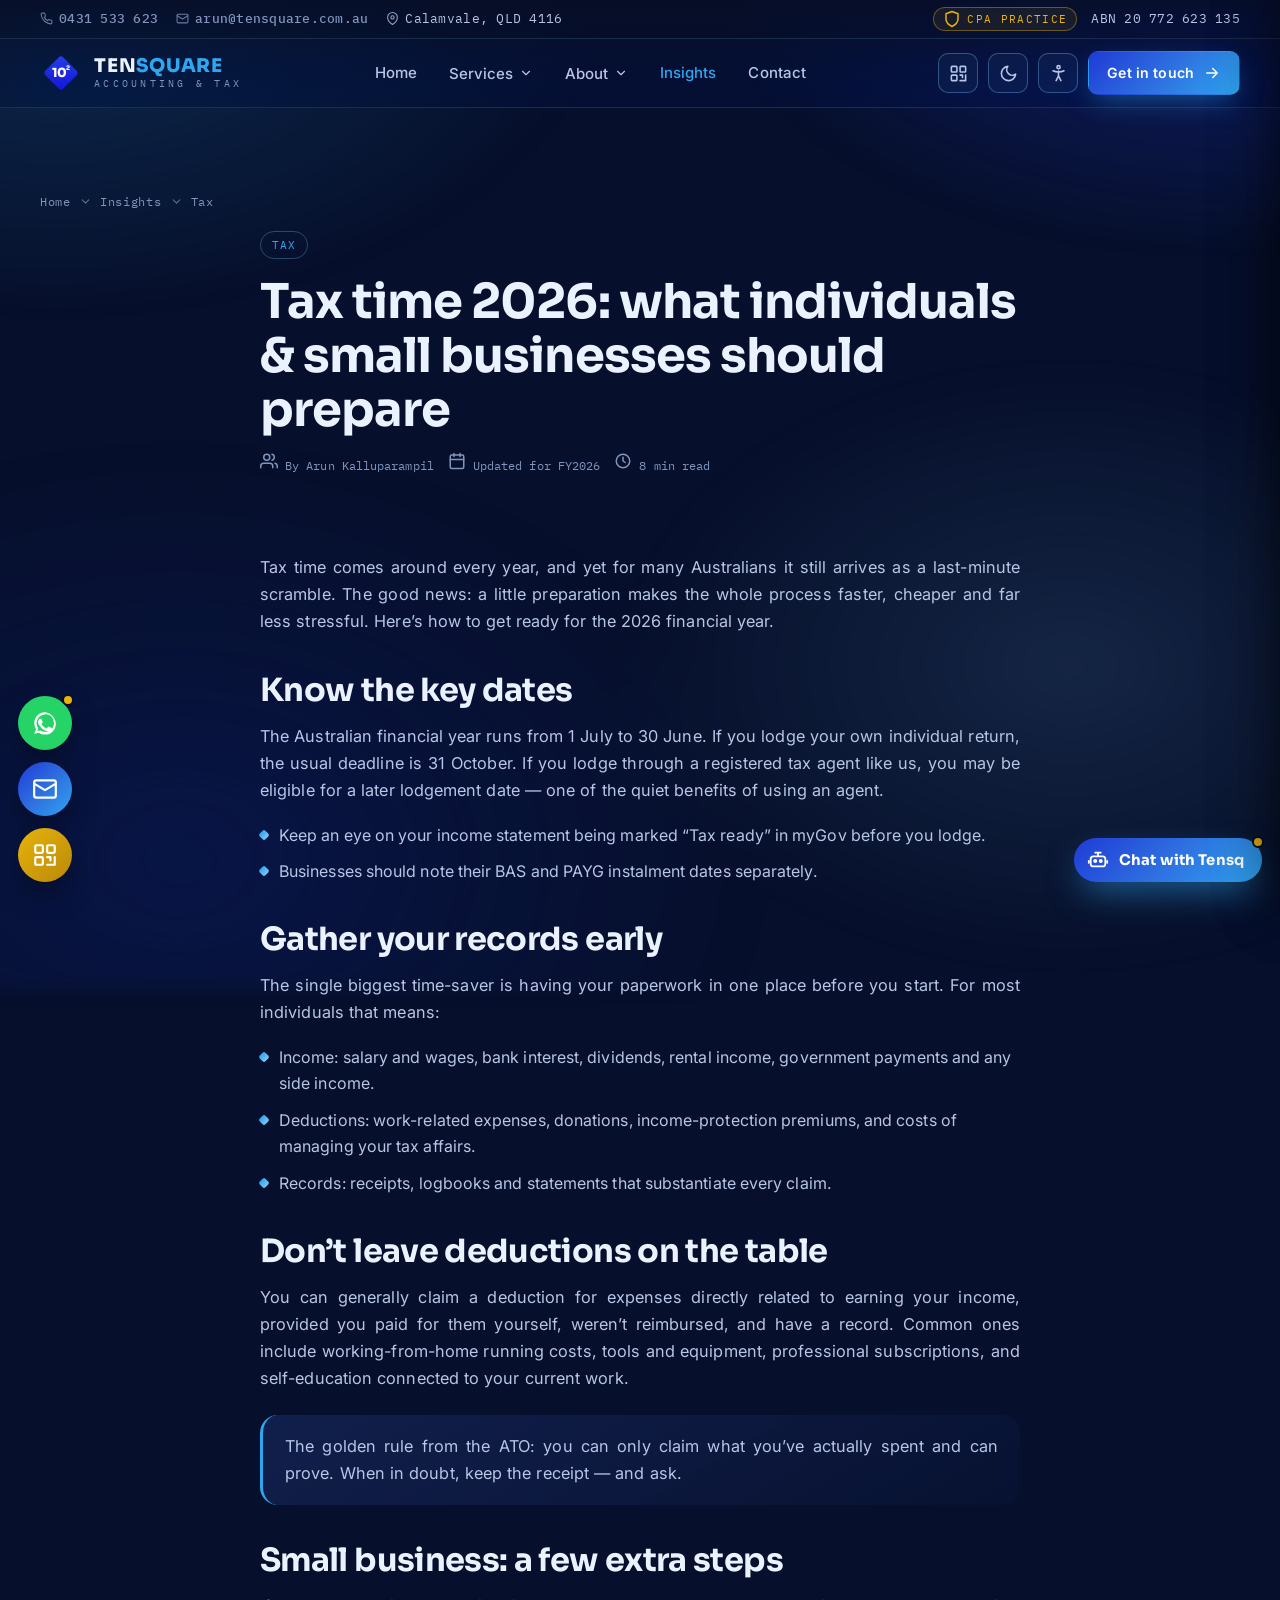
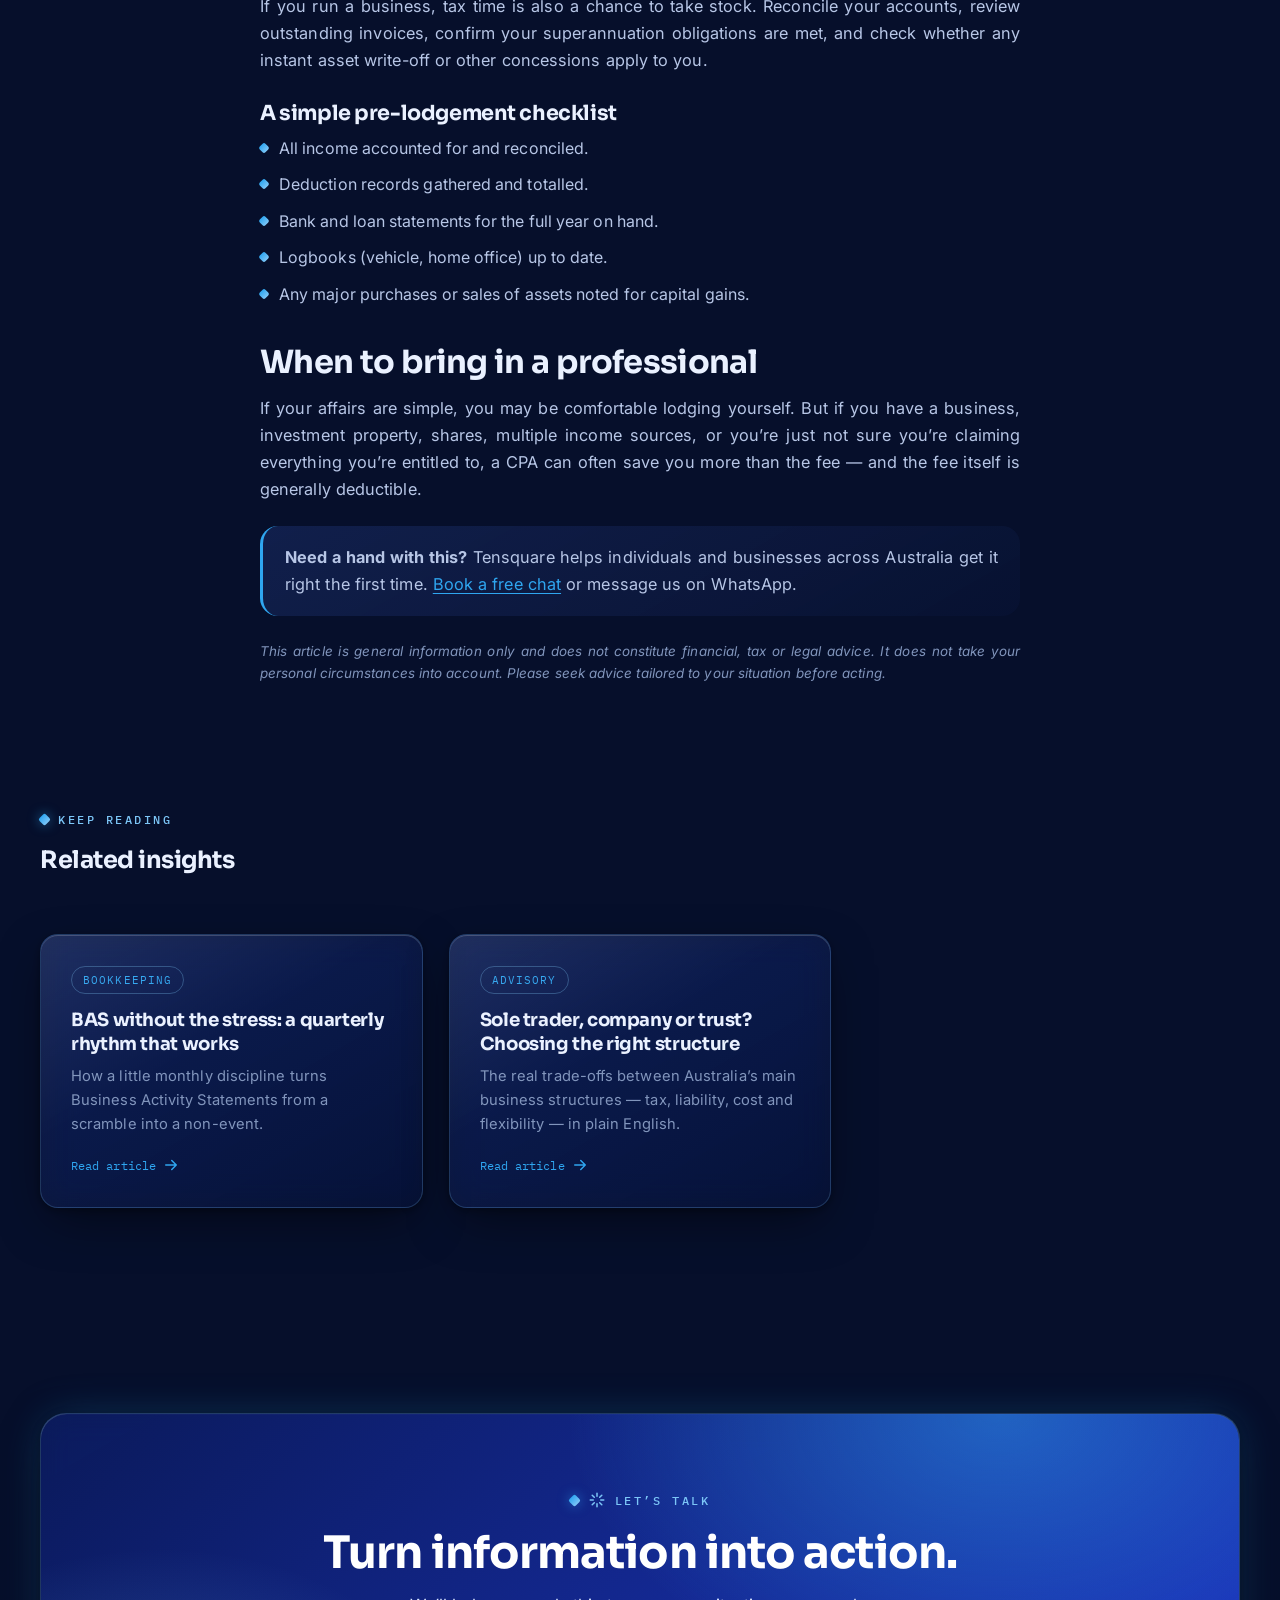
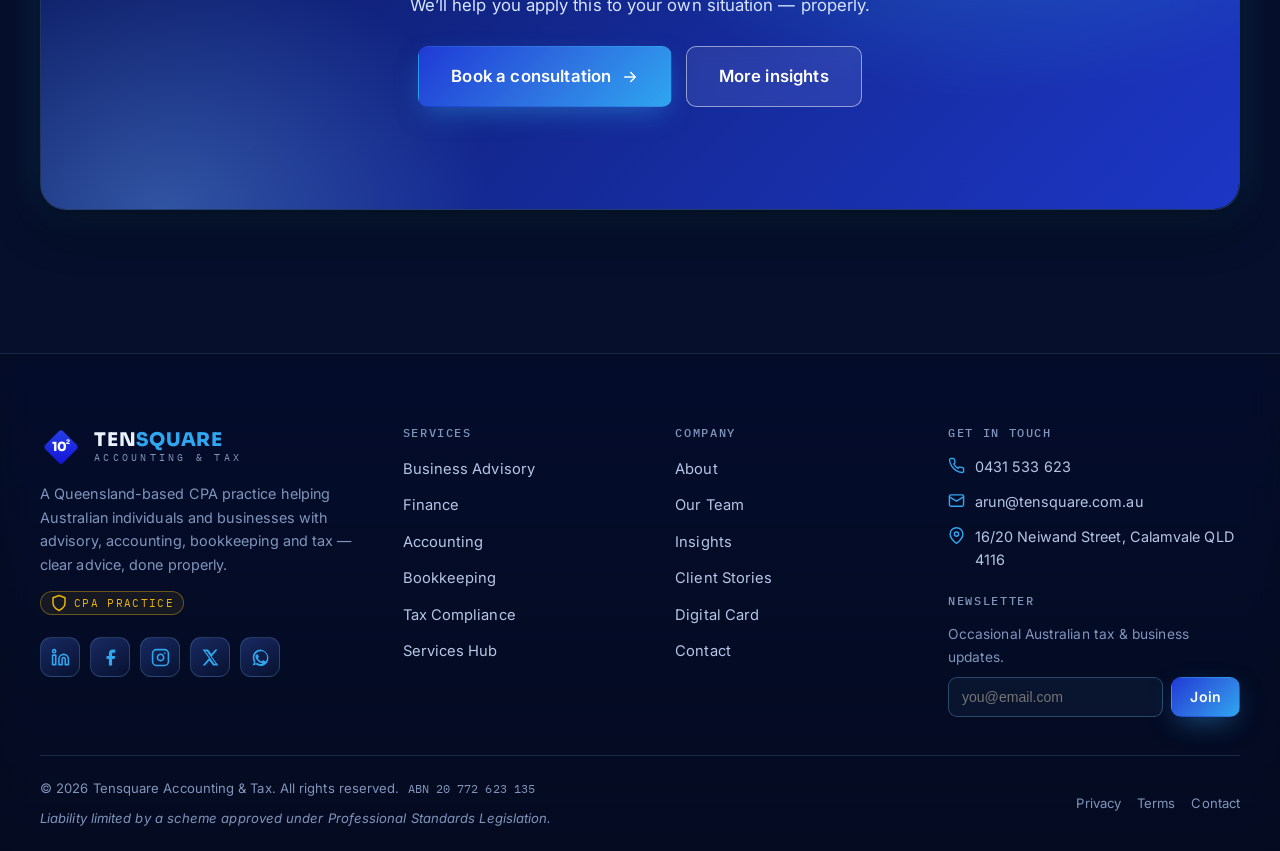
<file: post-tax-time-2026.html>
<!DOCTYPE html>
<html lang="en-AU" data-theme="dark">
<head>
<meta charset="utf-8">
<meta name="viewport" content="width=device-width, initial-scale=1">
<title>Tax time 2026: what individuals &amp; small businesses should prepare | Tensquare Insights</title>
<meta name="description" content="A practical, plain-English checklist to get organised before you lodge your 2026 Australian tax return — deductions, records and key dates.">
<meta name="theme-color" content="#060F2B">
<link rel="canonical" href="https://tensquare.com.au/post-tax-time-2026.html">
<link rel="icon" href="data:image/svg+xml,%3Csvg xmlns='http://www.w3.org/2000/svg' viewBox='0 0 100 100'%3E%3Crect x='20' y='20' width='60' height='60' rx='8' transform='rotate(45 50 50)' fill='%231A1AE0'/%3E%3Ctext x='46' y='60' text-anchor='middle' font-family='sans-serif' font-weight='800' font-size='30' fill='white'%3E10%3C/text%3E%3Ctext x='66' y='42' text-anchor='middle' font-family='sans-serif' font-weight='800' font-size='15' fill='white'%3E2%3C/text%3E%3C/svg%3E">
<meta property="og:type" content="website">
<meta property="og:title" content="Tax time 2026: what individuals &amp; small businesses should prepare | Tensquare Insights">
<meta property="og:description" content="A practical, plain-English checklist to get organised before you lodge your 2026 Australian tax return — deductions, records and key dates.">
<meta property="og:url" content="https://tensquare.com.au/post-tax-time-2026.html">
<meta property="og:site_name" content="Tensquare Accounting & Tax">
<meta name="twitter:card" content="summary_large_image">
<link rel="preconnect" href="https://fonts.googleapis.com">
<link rel="preconnect" href="https://fonts.gstatic.com" crossorigin>
<link href="https://fonts.googleapis.com/css2?family=Sora:wght@500;600;700;800&family=Inter:wght@400;500;600;700&family=IBM+Plex+Mono:wght@400;500&display=swap" rel="stylesheet">
<link rel="stylesheet" href="shared.css?v=2">
<script>(function(){try{var t=localStorage.getItem('tsq-theme')||'dark';document.documentElement.setAttribute('data-theme',t);var fs=localStorage.getItem('tsq-fs');if(fs)document.documentElement.style.setProperty('--a11y-fs',fs);['gray','underline','motion'].forEach(function(k){if(localStorage.getItem('tsq-a11y-'+k)==='1')document.documentElement.classList.add('a11y-'+k);});}catch(e){}})();</script>
<script type="application/ld+json">
{"@context":"https://schema.org","@type":"Article","headline":"Tax time 2026: what individuals & small businesses should prepare","author":{"@type":"Person","name":"Arun Kalluparampil"},
"publisher":{"@type":"Organization","name":"Tensquare Accounting & Tax"},"inLanguage":"en-AU"}
</script>
</head>
<body>
<a href="#maincontent" class="skip">Skip to content</a>
<header class="nav">
  <div class="topbar">
    <div class="wrap">
      <div class="tb-left">
        <a class="tb-item" href="tel:0431533623"><svg class="" width="18" height="18" viewBox="0 0 24 24" fill="none" stroke="currentColor" stroke-width="2" stroke-linecap="round" stroke-linejoin="round" aria-hidden="true"><path d="M22 16.92v3a2 2 0 0 1-2.18 2 19.79 19.79 0 0 1-8.63-3.07 19.5 19.5 0 0 1-6-6 19.79 19.79 0 0 1-3.07-8.67A2 2 0 0 1 4.11 2h3a2 2 0 0 1 2 1.72c.13.96.36 1.9.7 2.81a2 2 0 0 1-.45 2.11L8.09 9.91a16 16 0 0 0 6 6l1.27-1.27a2 2 0 0 1 2.11-.45c.91.34 1.85.57 2.81.7A2 2 0 0 1 22 16.92z"/></svg>0431 533 623</a>
        <a class="tb-item hide-sm" href="mailto:arun@tensquare.com.au"><svg class="" width="18" height="18" viewBox="0 0 24 24" fill="none" stroke="currentColor" stroke-width="2" stroke-linecap="round" stroke-linejoin="round" aria-hidden="true"><rect x="2" y="4" width="20" height="16" rx="2"/><path d="m22 7-10 6L2 7"/></svg>arun@tensquare.com.au</a>
        <span class="tb-item hide-sm"><svg class="" width="18" height="18" viewBox="0 0 24 24" fill="none" stroke="currentColor" stroke-width="2" stroke-linecap="round" stroke-linejoin="round" aria-hidden="true"><path d="M21 10c0 7-9 13-9 13s-9-6-9-13a9 9 0 0 1 18 0z"/><circle cx="12" cy="10" r="3"/></svg>Calamvale, QLD 4116</span>
      </div>
      <div class="tb-right">
        <span class="cpa-chip"><svg class="" width="18" height="18" viewBox="0 0 24 24" fill="none" stroke="currentColor" stroke-width="2" stroke-linecap="round" stroke-linejoin="round" aria-hidden="true"><path d="M12 22s8-4 8-10V5l-8-3-8 3v7c0 6 8 10 8 10z"/></svg> CPA Practice</span>
        <span class="tb-item hide-sm">ABN 20 772 623 135</span>
      </div>
    </div>
  </div>
  <div class="navbar">
    <div class="wrap">
      <a class="brand" href="index.html" aria-label="Tensquare Accounting & Tax home">
        <svg class="mark" viewBox="0 0 100 100" role="img" aria-label="Tensquare mark">
  <defs>
    <linearGradient id="tsq" x1="0" y1="0" x2="1" y2="1">
      <stop offset="0" stop-color="var(--logo-diamond-1)"/>
      <stop offset="1" stop-color="var(--logo-diamond-2)"/>
    </linearGradient>
  </defs>
  <rect x="20" y="20" width="60" height="60" rx="8" transform="rotate(45 50 50)" fill="url(#tsq)"/>
  <g fill="var(--logo-glyph)">
    <text x="46" y="60" text-anchor="middle" font-family="Sora, sans-serif" font-weight="800" font-size="30" letter-spacing="-1">10</text>
    <text x="66" y="42" text-anchor="middle" font-family="Sora, sans-serif" font-weight="800" font-size="15">2</text>
  </g>
</svg>
        <span class="word"><span class="t1">TEN<b>SQUARE</b></span><span class="t2">Accounting &amp; Tax</span></span>
      </a>
      <nav aria-label="Primary">
        <ul class="menu">
          <li><a href="index.html">Home</a></li>
          <li class="has-drop"><button class="navlink" aria-haspopup="true">Services <svg class="chev" width="18" height="18" viewBox="0 0 24 24" fill="none" stroke="currentColor" stroke-width="2" stroke-linecap="round" stroke-linejoin="round" aria-hidden="true"><path d="M6 9l6 6 6-6"/></svg></button>
            <div class="dropdown"><a href="services.html#advisory"><span class="di"><svg class="" width="18" height="18" viewBox="0 0 24 24" fill="none" stroke="currentColor" stroke-width="2" stroke-linecap="round" stroke-linejoin="round" aria-hidden="true"><path d="M3 3v18h18"/><path d="m19 9-5 5-4-4-4 4"/></svg></span><span><span class="dt">Business Advisory</span><span class="dd">Strategy, structure &amp; growth</span></span></a><a href="services.html#finance"><span class="di"><svg class="" width="18" height="18" viewBox="0 0 24 24" fill="none" stroke="currentColor" stroke-width="2" stroke-linecap="round" stroke-linejoin="round" aria-hidden="true"><path d="M12 1v22M17 5H9.5a3.5 3.5 0 0 0 0 7h5a3.5 3.5 0 0 1 0 7H6"/></svg></span><span><span class="dt">Finance</span><span class="dd">Cash flow, forecasting &amp; CFO support</span></span></a><a href="services.html#accounting"><span class="di"><svg class="" width="18" height="18" viewBox="0 0 24 24" fill="none" stroke="currentColor" stroke-width="2" stroke-linecap="round" stroke-linejoin="round" aria-hidden="true"><rect x="4" y="2" width="16" height="20" rx="2"/><path d="M8 6h8M8 10h8M8 14h5"/></svg></span><span><span class="dt">Accounting</span><span class="dd">Year-end accounts &amp; financials</span></span></a><a href="services.html#bookkeeping"><span class="di"><svg class="" width="18" height="18" viewBox="0 0 24 24" fill="none" stroke="currentColor" stroke-width="2" stroke-linecap="round" stroke-linejoin="round" aria-hidden="true"><path d="M4 19.5A2.5 2.5 0 0 1 6.5 17H20"/><path d="M6.5 2H20v20H6.5A2.5 2.5 0 0 1 4 19.5v-15A2.5 2.5 0 0 1 6.5 2z"/></svg></span><span><span class="dt">Bookkeeping</span><span class="dd">BAS, payroll &amp; day-to-day books</span></span></a><a href="services.html#tax"><span class="di"><svg class="" width="18" height="18" viewBox="0 0 24 24" fill="none" stroke="currentColor" stroke-width="2" stroke-linecap="round" stroke-linejoin="round" aria-hidden="true"><path d="M3 9h18M9 21V9"/><rect x="3" y="3" width="18" height="18" rx="2"/></svg></span><span><span class="dt">Tax Compliance</span><span class="dd">Returns, planning &amp; ATO matters</span></span></a><a href="services.html"><span class="di"><svg class="" width="18" height="18" viewBox="0 0 24 24" fill="none" stroke="currentColor" stroke-width="2" stroke-linecap="round" stroke-linejoin="round" aria-hidden="true"><circle cx="12" cy="12" r="10"/><path d="M2 12h20M12 2a15 15 0 0 1 0 20 15 15 0 0 1 0-20z"/></svg></span><span><span class="dt">All Services &amp; Hub</span><span class="dd">Full services overview</span></span></a></div></li>
          <li class="has-drop"><button class="navlink" aria-haspopup="true">About <svg class="chev" width="18" height="18" viewBox="0 0 24 24" fill="none" stroke="currentColor" stroke-width="2" stroke-linecap="round" stroke-linejoin="round" aria-hidden="true"><path d="M6 9l6 6 6-6"/></svg></button>
            <div class="dropdown"><a href="about.html"><span class="di"><svg class="" width="18" height="18" viewBox="0 0 24 24" fill="none" stroke="currentColor" stroke-width="2" stroke-linecap="round" stroke-linejoin="round" aria-hidden="true"><circle cx="12" cy="12" r="10"/><path d="M12 16v-4M12 8h.01"/></svg></span><span><span class="dt">Our Story</span><span class="dd">About the practice</span></span></a><a href="team.html"><span class="di"><svg class="" width="18" height="18" viewBox="0 0 24 24" fill="none" stroke="currentColor" stroke-width="2" stroke-linecap="round" stroke-linejoin="round" aria-hidden="true"><path d="M17 21v-2a4 4 0 0 0-4-4H5a4 4 0 0 0-4 4v2"/><circle cx="9" cy="7" r="4"/><path d="M23 21v-2a4 4 0 0 0-3-3.87M16 3.13a4 4 0 0 1 0 7.75"/></svg></span><span><span class="dt">Our Team</span><span class="dd">Founder &amp; professionals</span></span></a><a href="testimonials.html"><span class="di"><svg class="" width="18" height="18" viewBox="0 0 24 24" fill="currentColor" stroke="none" aria-hidden="true"><path d="M12 2l3.09 6.26L22 9.27l-5 4.87 1.18 6.88L12 17.77l-6.18 3.25L7 14.14 2 9.27l6.91-1.01L12 2z"/></svg></span><span><span class="dt">Client Stories</span><span class="dd">Testimonials</span></span></a></div></li>
          <li><a href="insights.html" class="active">Insights</a></li>
          <li><a href="contact.html">Contact</a></li>
        </ul>
      </nav>
      <div class="nav-cta">
        <a href="business-card.html" class="icon-btn desk-only" title="Digital business card" aria-label="Digital business card"><svg class="" width="18" height="18" viewBox="0 0 24 24" fill="none" stroke="currentColor" stroke-width="2" stroke-linecap="round" stroke-linejoin="round" aria-hidden="true"><rect x="3" y="3" width="7" height="7" rx="1"/><rect x="14" y="3" width="7" height="7" rx="1"/><rect x="3" y="14" width="7" height="7" rx="1"/><path d="M14 14h3v3M21 14v7h-7"/></svg></a>
        <button class="icon-btn" id="themeToggle" title="Toggle light / dark" aria-label="Toggle light or dark theme"><svg class="" width="18" height="18" viewBox="0 0 24 24" fill="none" stroke="currentColor" stroke-width="2" stroke-linecap="round" stroke-linejoin="round" aria-hidden="true"><path d="M21 12.8A9 9 0 1 1 11.2 3a7 7 0 0 0 9.8 9.8z"/></svg></button>
        <button class="icon-btn" id="a11yToggle" title="Accessibility options" aria-label="Open accessibility options"><svg class="" width="18" height="18" viewBox="0 0 24 24" fill="none" stroke="currentColor" stroke-width="2" stroke-linecap="round" stroke-linejoin="round" aria-hidden="true"><circle cx="12" cy="4" r="2"/><path d="M19 8.5c-2 1-4.5 1.5-7 1.5s-5-.5-7-1.5M12 9v6M9 21l3-6 3 6"/></svg></button>
        <a href="contact.html" class="btn btn-primary btn-sm desk-only">Get in touch <svg class="" width="18" height="18" viewBox="0 0 24 24" fill="none" stroke="currentColor" stroke-width="2" stroke-linecap="round" stroke-linejoin="round" aria-hidden="true"><path d="M5 12h14M13 6l6 6-6 6"/></svg></a>
        <button class="icon-btn hamburger" id="hamburger" aria-label="Open menu" aria-expanded="false"><svg class="" width="18" height="18" viewBox="0 0 24 24" fill="none" stroke="currentColor" stroke-width="2" stroke-linecap="round" stroke-linejoin="round" aria-hidden="true"><path d="M3 6h18M3 12h18M3 18h18"/></svg></button>
      </div>
    </div>
  </div>
</header>

<div class="scrim" id="scrim"></div>
<aside class="mobile-menu" id="mobileMenu" aria-label="Mobile menu">
  <div class="mm-head">
    <span class="word"><span class="t1" style="color:var(--head);font-family:var(--font-d);font-weight:800;letter-spacing:.04em">TEN<b style="color:var(--azure)">SQUARE</b></span></span>
    <button class="icon-btn" id="mmClose" aria-label="Close menu"><svg class="" width="18" height="18" viewBox="0 0 24 24" fill="currentColor" stroke="none" aria-hidden="true"><path d="M18 2h3l-7.5 8.6L22 22h-6.8l-4.7-6.1L5 22H2l8-9.2L2 2h6.9l4.3 5.7L18 2zm-1.2 18h1.7L7.3 4H5.5l11.3 16z"/></svg></button>
  </div>
  <a href="index.html">Home</a>
  <div class="mm-group"><div style="padding:13px 12px;color:var(--muted);font-family:var(--font-m);font-size:.74rem;letter-spacing:.12em;text-transform:uppercase">Services</div>
    <div class="mm-sub"><a href="services.html#advisory">Business Advisory</a><a href="services.html#finance">Finance</a><a href="services.html#accounting">Accounting</a><a href="services.html#bookkeeping">Bookkeeping</a><a href="services.html#tax">Tax Compliance</a><a href="services.html">All Services &amp; Hub</a></div></div>
  <div class="mm-group"><div style="padding:13px 12px;color:var(--muted);font-family:var(--font-m);font-size:.74rem;letter-spacing:.12em;text-transform:uppercase">About</div>
    <div class="mm-sub"><a href="about.html">Our Story</a><a href="team.html">Our Team</a><a href="testimonials.html">Client Stories</a></div></div>
  <a href="insights.html">Insights</a>
  <a href="contact.html">Contact</a>
  <a href="business-card.html">Digital Business Card</a>
  <a href="contact.html" class="btn btn-primary btn-block" style="margin-top:16px">Get in touch <svg class="" width="18" height="18" viewBox="0 0 24 24" fill="none" stroke="currentColor" stroke-width="2" stroke-linecap="round" stroke-linejoin="round" aria-hidden="true"><path d="M5 12h14M13 6l6 6-6 6"/></svg></a>
</aside>

<aside class="a11y-panel" id="a11yPanel" aria-label="Accessibility options">
  <div class="mm-head"><div><h3>Accessibility</h3></div><button class="icon-btn" id="a11yClose" aria-label="Close accessibility panel"><svg class="" width="18" height="18" viewBox="0 0 24 24" fill="currentColor" stroke="none" aria-hidden="true"><path d="M18 2h3l-7.5 8.6L22 22h-6.8l-4.7-6.1L5 22H2l8-9.2L2 2h6.9l4.3 5.7L18 2zm-1.2 18h1.7L7.3 4H5.5l11.3 16z"/></svg></button></div>
  <p class="sub">Adjust the site for comfort. Your choices are remembered on this device.</p>
  <div class="a11y-row"><div><div class="lab">Text size</div><div class="desc">Scale all text (90&ndash;140%)</div></div>
    <div class="a11y-ctrl"><button id="fsMinus" aria-label="Decrease text size">A&minus;</button><button id="fsPlus" aria-label="Increase text size">A+</button></div></div>
  <div class="a11y-row"><div><div class="lab">Grayscale</div><div class="desc">Remove colour</div></div><button class="switch" id="swGray" role="switch" aria-checked="false" aria-label="Toggle grayscale"></button></div>
  <div class="a11y-row"><div><div class="lab">Underline links</div><div class="desc">Underline every link</div></div><button class="switch" id="swUnder" role="switch" aria-checked="false" aria-label="Toggle underline links"></button></div>
  <div class="a11y-row"><div><div class="lab">Reduce motion</div><div class="desc">Stop animations</div></div><button class="switch" id="swMotion" role="switch" aria-checked="false" aria-label="Toggle reduce motion"></button></div>
  <button class="btn btn-ghost btn-block" id="a11yReset" style="margin-top:18px">Reset all</button>
</aside>

<main id="maincontent">

<section class="page-hero">
  <div class="wrap">
    <div class="crumbs"><a href="index.html">Home</a> <svg class="" width="18" height="18" viewBox="0 0 24 24" fill="none" stroke="currentColor" stroke-width="2" stroke-linecap="round" stroke-linejoin="round" aria-hidden="true"><path d="M6 9l6 6 6-6"/></svg> <a href="insights.html">Insights</a> <svg class="" width="18" height="18" viewBox="0 0 24 24" fill="none" stroke="currentColor" stroke-width="2" stroke-linecap="round" stroke-linejoin="round" aria-hidden="true"><path d="M6 9l6 6 6-6"/></svg> <span>Tax</span></div>
    <div class="prose" style="margin:0 auto">
      <span class="chip" style="display:inline-block;margin-bottom:16px">Tax</span>
      <h1 style="font-size:clamp(1.9rem,4.4vw,3rem);letter-spacing:-.02em;line-height:1.12;margin-bottom:16px">Tax time 2026: what individuals &amp; small businesses should prepare</h1>
      <div class="ameta">
        <span><svg class="" width="18" height="18" viewBox="0 0 24 24" fill="none" stroke="currentColor" stroke-width="2" stroke-linecap="round" stroke-linejoin="round" aria-hidden="true"><path d="M17 21v-2a4 4 0 0 0-4-4H5a4 4 0 0 0-4 4v2"/><circle cx="9" cy="7" r="4"/><path d="M23 21v-2a4 4 0 0 0-3-3.87M16 3.13a4 4 0 0 1 0 7.75"/></svg> By Arun Kalluparampil</span>
        <span><svg class="" width="18" height="18" viewBox="0 0 24 24" fill="none" stroke="currentColor" stroke-width="2" stroke-linecap="round" stroke-linejoin="round" aria-hidden="true"><rect x="3" y="4" width="18" height="18" rx="2"/><path d="M16 2v4M8 2v4M3 10h18"/></svg> Updated for FY2026</span>
        <span><svg class="" width="18" height="18" viewBox="0 0 24 24" fill="none" stroke="currentColor" stroke-width="2" stroke-linecap="round" stroke-linejoin="round" aria-hidden="true"><circle cx="12" cy="12" r="9"/><path d="M12 7v5l3 2"/></svg> 8 min read</span>
      </div>
    </div>
  </div>
</section>

<section class="section" style="padding-top:clamp(10px,2vw,24px)">
  <div class="wrap">
    <article class="prose justify">
      
<p>Tax time comes around every year, and yet for many Australians it still arrives as a last-minute scramble. The good news: a little preparation makes the whole process faster, cheaper and far less stressful. Here&rsquo;s how to get ready for the 2026 financial year.</p>
<h2>Know the key dates</h2>
<p>The Australian financial year runs from 1 July to 30 June. If you lodge your own individual return, the usual deadline is 31 October. If you lodge through a registered tax agent like us, you may be eligible for a later lodgement date &mdash; one of the quiet benefits of using an agent.</p>
<ul>
<li>Keep an eye on your income statement being marked &ldquo;Tax ready&rdquo; in myGov before you lodge.</li>
<li>Businesses should note their BAS and PAYG instalment dates separately.</li>
</ul>
<h2>Gather your records early</h2>
<p>The single biggest time-saver is having your paperwork in one place before you start. For most individuals that means:</p>
<ul>
<li>Income: salary and wages, bank interest, dividends, rental income, government payments and any side income.</li>
<li>Deductions: work-related expenses, donations, income-protection premiums, and costs of managing your tax affairs.</li>
<li>Records: receipts, logbooks and statements that substantiate every claim.</li>
</ul>
<h2>Don&rsquo;t leave deductions on the table</h2>
<p>You can generally claim a deduction for expenses directly related to earning your income, provided you paid for them yourself, weren&rsquo;t reimbursed, and have a record. Common ones include working-from-home running costs, tools and equipment, professional subscriptions, and self-education connected to your current work.</p>
<div class="callout"><p>The golden rule from the ATO: you can only claim what you&rsquo;ve actually spent and can prove. When in doubt, keep the receipt &mdash; and ask.</p></div>
<h2>Small business: a few extra steps</h2>
<p>If you run a business, tax time is also a chance to take stock. Reconcile your accounts, review outstanding invoices, confirm your superannuation obligations are met, and check whether any instant asset write-off or other concessions apply to you.</p>
<h3>A simple pre-lodgement checklist</h3>
<ul>
<li>All income accounted for and reconciled.</li>
<li>Deduction records gathered and totalled.</li>
<li>Bank and loan statements for the full year on hand.</li>
<li>Logbooks (vehicle, home office) up to date.</li>
<li>Any major purchases or sales of assets noted for capital gains.</li>
</ul>
<h2>When to bring in a professional</h2>
<p>If your affairs are simple, you may be comfortable lodging yourself. But if you have a business, investment property, shares, multiple income sources, or you&rsquo;re just not sure you&rsquo;re claiming everything you&rsquo;re entitled to, a CPA can often save you more than the fee &mdash; and the fee itself is generally deductible.</p>
      <div class="callout"><p><strong>Need a hand with this?</strong> Tensquare helps individuals and businesses across Australia get it right the first time. <a href="contact.html" style="color:var(--azure)">Book a free chat</a> or message us on WhatsApp.</p></div>
      <p style="font-size:.84rem;color:var(--muted);font-style:italic">This article is general information only and does not constitute financial, tax or legal advice. It does not take your personal circumstances into account. Please seek advice tailored to your situation before acting.</p>
    </article>
  </div>
</section>

<section class="section" style="padding-top:0">
  <div class="wrap">
    <div class="section-head"><span class="eyebrow">Keep reading</span><h2>Related insights</h2></div>
    <div class="grid g3"><a class="card glass" href="post-bas-bookkeeping.html" style="display:block">
  <span class="chip" style="margin-bottom:14px;display:inline-block">Bookkeeping</span>
  <h3 style="font-size:1.14rem;margin-bottom:8px;line-height:1.3">BAS without the stress: a quarterly rhythm that works</h3>
  <p style="color:var(--muted);font-size:.92rem;margin-bottom:14px">How a little monthly discipline turns Business Activity Statements from a scramble into a non-event.</p>
  <span style="font-family:var(--font-m);font-size:.78rem;color:var(--azure);display:inline-flex;align-items:center;gap:6px">Read article <svg class="" width="18" height="18" viewBox="0 0 24 24" fill="none" stroke="currentColor" stroke-width="2" stroke-linecap="round" stroke-linejoin="round" aria-hidden="true"><path d="M5 12h14M13 6l6 6-6 6"/></svg></span>
</a><a class="card glass" href="post-business-structure.html" style="display:block">
  <span class="chip" style="margin-bottom:14px;display:inline-block">Advisory</span>
  <h3 style="font-size:1.14rem;margin-bottom:8px;line-height:1.3">Sole trader, company or trust? Choosing the right structure</h3>
  <p style="color:var(--muted);font-size:.92rem;margin-bottom:14px">The real trade-offs between Australia&rsquo;s main business structures &mdash; tax, liability, cost and flexibility &mdash; in plain English.</p>
  <span style="font-family:var(--font-m);font-size:.78rem;color:var(--azure);display:inline-flex;align-items:center;gap:6px">Read article <svg class="" width="18" height="18" viewBox="0 0 24 24" fill="none" stroke="currentColor" stroke-width="2" stroke-linecap="round" stroke-linejoin="round" aria-hidden="true"><path d="M5 12h14M13 6l6 6-6 6"/></svg></span>
</a></div>
  </div>
</section>


<section class="section">
  <div class="wrap">
    <div class="cta-band glass glow">
      <span class="eyebrow" style="justify-content:center"><svg class="" width="18" height="18" viewBox="0 0 24 24" fill="none" stroke="currentColor" stroke-width="2" stroke-linecap="round" stroke-linejoin="round" aria-hidden="true"><path d="M12 3v4M12 17v4M3 12h4M17 12h4M5.6 5.6l2.8 2.8M15.6 15.6l2.8 2.8M18.4 5.6l-2.8 2.8M8.4 15.6l-2.8 2.8"/></svg> Let&rsquo;s talk</span>
      <h2 style="font-size:clamp(1.8rem,4vw,2.8rem);margin-bottom:14px">Turn information into action.</h2>
      <p class="kicker" style="max-width:620px;margin:0 auto 26px">We&rsquo;ll help you apply this to your own situation &mdash; properly.</p>
      <div class="hero-cta" style="justify-content:center"><a href="contact.html" class="btn btn-primary btn-lg">Book a consultation <svg class="" width="18" height="18" viewBox="0 0 24 24" fill="none" stroke="currentColor" stroke-width="2" stroke-linecap="round" stroke-linejoin="round" aria-hidden="true"><path d="M5 12h14M13 6l6 6-6 6"/></svg></a><a href="insights.html" class="btn btn-ghost btn-lg">More insights</a></div>
    </div>
  </div>
</section>

</main>

<footer class="site">
  <div class="wrap">
    <div class="footer-main">
      <div class="f-about">
        <a class="brand" href="index.html" aria-label="Tensquare Accounting & Tax home"><svg class="mark" viewBox="0 0 100 100" role="img" aria-label="Tensquare mark">
  <defs>
    <linearGradient id="tsq" x1="0" y1="0" x2="1" y2="1">
      <stop offset="0" stop-color="var(--logo-diamond-1)"/>
      <stop offset="1" stop-color="var(--logo-diamond-2)"/>
    </linearGradient>
  </defs>
  <rect x="20" y="20" width="60" height="60" rx="8" transform="rotate(45 50 50)" fill="url(#tsq)"/>
  <g fill="var(--logo-glyph)">
    <text x="46" y="60" text-anchor="middle" font-family="Sora, sans-serif" font-weight="800" font-size="30" letter-spacing="-1">10</text>
    <text x="66" y="42" text-anchor="middle" font-family="Sora, sans-serif" font-weight="800" font-size="15">2</text>
  </g>
</svg>
          <span class="word"><span class="t1">TEN<b>SQUARE</b></span><span class="t2">Accounting &amp; Tax</span></span></a>
        <p>A Queensland-based CPA practice helping Australian individuals and businesses with advisory, accounting, bookkeeping and tax &mdash; clear advice, done properly.</p>
        <span class="cpa-chip"><svg class="" width="18" height="18" viewBox="0 0 24 24" fill="none" stroke="currentColor" stroke-width="2" stroke-linecap="round" stroke-linejoin="round" aria-hidden="true"><path d="M12 22s8-4 8-10V5l-8-3-8 3v7c0 6 8 10 8 10z"/></svg> CPA Practice</span>
        <div class="socials" aria-label="Social media">
          <a href="https://www.linkedin.com/company/tensquare-accounting-tax" target="_blank" rel="noopener" aria-label="LinkedIn" title="LinkedIn"><svg class="" width="18" height="18" viewBox="0 0 24 24" fill="none" stroke="currentColor" stroke-width="2" stroke-linecap="round" stroke-linejoin="round" aria-hidden="true"><path d="M16 8a6 6 0 0 1 6 6v7h-4v-7a2 2 0 0 0-4 0v7h-4v-7a6 6 0 0 1 6-6z"/><rect x="2" y="9" width="4" height="12"/><circle cx="4" cy="4" r="2"/></svg></a>
          <a href="https://www.facebook.com/tensquareaccounting" target="_blank" rel="noopener" aria-label="Facebook" title="Facebook"><svg class="" width="18" height="18" viewBox="0 0 24 24" fill="currentColor" stroke="none" aria-hidden="true"><path d="M18 2h-3a5 5 0 0 0-5 5v3H7v4h3v8h4v-8h3l1-4h-4V7a1 1 0 0 1 1-1h3z"/></svg></a>
          <a href="https://www.instagram.com/tensquareaccounting" target="_blank" rel="noopener" aria-label="Instagram" title="Instagram"><svg class="" width="18" height="18" viewBox="0 0 24 24" fill="none" stroke="currentColor" stroke-width="2" stroke-linecap="round" stroke-linejoin="round" aria-hidden="true"><rect x="2" y="2" width="20" height="20" rx="5"/><path d="M16 11.37A4 4 0 1 1 12.63 8 4 4 0 0 1 16 11.37z"/><line x1="17.5" y1="6.5" x2="17.51" y2="6.5"/></svg></a>
          <a href="https://x.com/tensquare_au" target="_blank" rel="noopener" aria-label="X (Twitter)" title="X (Twitter)"><svg class="" width="18" height="18" viewBox="0 0 24 24" fill="currentColor" stroke="none" aria-hidden="true"><path d="M18 2h3l-7.5 8.6L22 22h-6.8l-4.7-6.1L5 22H2l8-9.2L2 2h6.9l4.3 5.7L18 2zm-1.2 18h1.7L7.3 4H5.5l11.3 16z"/></svg></a>
          <a href="https://wa.me/61431533623" target="_blank" rel="noopener" aria-label="WhatsApp" title="WhatsApp"><svg class="" width="18" height="18" viewBox="0 0 24 24" fill="currentColor" stroke="none" aria-hidden="true"><path d="M12.04 2C6.58 2 2.13 6.45 2.13 11.91c0 2.1.55 4.15 1.6 5.96L2 22l4.25-1.11a9.9 9.9 0 0 0 5.78 1.84h.01c5.46 0 9.91-4.45 9.91-9.91 0-2.65-1.03-5.14-2.9-7.01A9.82 9.82 0 0 0 12.04 2Zm0 1.67c2.2 0 4.27.86 5.83 2.42a8.2 8.2 0 0 1 2.42 5.82c0 4.54-3.7 8.24-8.24 8.24h-.01a8.2 8.2 0 0 1-4.19-1.15l-.3-.18-2.52.66.67-2.46-.2-.31a8.22 8.22 0 0 1-1.26-4.38c0-4.54 3.7-8.24 8.25-8.24Zm-4.51 4.4c-.21 0-.55.08-.84.39-.29.31-1.1 1.08-1.1 2.63 0 1.55 1.13 3.05 1.29 3.26.16.21 2.22 3.39 5.38 4.62 2.63 1.04 3.16.83 3.73.78.57-.05 1.84-.75 2.1-1.48.26-.73.26-1.35.18-1.48-.08-.13-.29-.21-.6-.37-.31-.16-1.84-.91-2.13-1.01-.29-.1-.5-.16-.71.16-.21.31-.81 1.01-.99 1.22-.18.21-.37.23-.68.08-.31-.16-1.31-.48-2.5-1.54-.92-.82-1.54-1.84-1.72-2.15-.18-.31-.02-.48.13-.63.14-.14.31-.37.47-.55.16-.18.21-.31.31-.52.1-.21.05-.39-.03-.55-.08-.16-.71-1.71-.98-2.34-.26-.62-.52-.53-.71-.54l-.6-.01Z"/></svg></a>
        </div>
      </div>
      <div><h4>Services</h4><ul><li><a href="services.html#advisory">Business Advisory</a></li><li><a href="services.html#finance">Finance</a></li><li><a href="services.html#accounting">Accounting</a></li><li><a href="services.html#bookkeeping">Bookkeeping</a></li><li><a href="services.html#tax">Tax Compliance</a></li><li><a href="services.html">Services Hub</a></li></ul></div>
      <div><h4>Company</h4><ul>
        <li><a href="about.html">About</a></li>
        <li><a href="team.html">Our Team</a></li>
        <li><a href="insights.html">Insights</a></li>
        <li><a href="testimonials.html">Client Stories</a></li>
        <li><a href="business-card.html">Digital Card</a></li>
        <li><a href="contact.html">Contact</a></li>
      </ul></div>
      <div>
        <h4>Get in touch</h4>
        <div class="f-contact">
          <a href="tel:0431533623"><svg class="" width="18" height="18" viewBox="0 0 24 24" fill="none" stroke="currentColor" stroke-width="2" stroke-linecap="round" stroke-linejoin="round" aria-hidden="true"><path d="M22 16.92v3a2 2 0 0 1-2.18 2 19.79 19.79 0 0 1-8.63-3.07 19.5 19.5 0 0 1-6-6 19.79 19.79 0 0 1-3.07-8.67A2 2 0 0 1 4.11 2h3a2 2 0 0 1 2 1.72c.13.96.36 1.9.7 2.81a2 2 0 0 1-.45 2.11L8.09 9.91a16 16 0 0 0 6 6l1.27-1.27a2 2 0 0 1 2.11-.45c.91.34 1.85.57 2.81.7A2 2 0 0 1 22 16.92z"/></svg><span>0431 533 623</span></a>
          <a href="mailto:arun@tensquare.com.au"><svg class="" width="18" height="18" viewBox="0 0 24 24" fill="none" stroke="currentColor" stroke-width="2" stroke-linecap="round" stroke-linejoin="round" aria-hidden="true"><rect x="2" y="4" width="20" height="16" rx="2"/><path d="m22 7-10 6L2 7"/></svg><span>arun@tensquare.com.au</span></a>
          <a href="https://www.google.com/maps/search/?api=1&amp;query=16/20+Neiwand+Street,+Calamvale+QLD+4116" target="_blank" rel="noopener"><svg class="" width="18" height="18" viewBox="0 0 24 24" fill="none" stroke="currentColor" stroke-width="2" stroke-linecap="round" stroke-linejoin="round" aria-hidden="true"><path d="M21 10c0 7-9 13-9 13s-9-6-9-13a9 9 0 0 1 18 0z"/><circle cx="12" cy="10" r="3"/></svg><span>16/20 Neiwand Street, Calamvale QLD 4116</span></a>
        </div>
        <h4 style="margin-top:22px">Newsletter</h4>
        <p style="font-size:.86rem;color:var(--muted);margin-bottom:6px">Occasional Australian tax &amp; business updates.</p>
        <form class="news-form" id="newsForm">
          <input type="email" id="newsEmail" placeholder="you@email.com" aria-label="Email for newsletter" required>
          <button class="btn btn-primary btn-sm" type="submit">Join</button>
        </form>
        <div class="form-status" id="newsStatus"></div>
      </div>
    </div>
    <div class="footer-bottom">
      <div>
        <p>&copy; 2026 Tensquare Accounting & Tax. All rights reserved. &nbsp;<span class="abn-line">ABN 20 772 623 135</span></p>
        <p class="psl">Liability limited by a scheme approved under Professional Standards Legislation.</p>
      </div>
      <div class="legal-links">
        <a href="privacy.html">Privacy</a>
        <a href="terms.html">Terms</a>
        <a href="contact.html">Contact</a>
      </div>
    </div>
  </div>
</footer>

<div class="floats">
  <button class="float-btn float-wa" id="waOpen" aria-label="Chat on WhatsApp" title="WhatsApp"><svg class="" width="18" height="18" viewBox="0 0 24 24" fill="currentColor" stroke="none" aria-hidden="true"><path d="M12.04 2C6.58 2 2.13 6.45 2.13 11.91c0 2.1.55 4.15 1.6 5.96L2 22l4.25-1.11a9.9 9.9 0 0 0 5.78 1.84h.01c5.46 0 9.91-4.45 9.91-9.91 0-2.65-1.03-5.14-2.9-7.01A9.82 9.82 0 0 0 12.04 2Zm0 1.67c2.2 0 4.27.86 5.83 2.42a8.2 8.2 0 0 1 2.42 5.82c0 4.54-3.7 8.24-8.24 8.24h-.01a8.2 8.2 0 0 1-4.19-1.15l-.3-.18-2.52.66.67-2.46-.2-.31a8.22 8.22 0 0 1-1.26-4.38c0-4.54 3.7-8.24 8.25-8.24Zm-4.51 4.4c-.21 0-.55.08-.84.39-.29.31-1.1 1.08-1.1 2.63 0 1.55 1.13 3.05 1.29 3.26.16.21 2.22 3.39 5.38 4.62 2.63 1.04 3.16.83 3.73.78.57-.05 1.84-.75 2.1-1.48.26-.73.26-1.35.18-1.48-.08-.13-.29-.21-.6-.37-.31-.16-1.84-.91-2.13-1.01-.29-.1-.5-.16-.71.16-.21.31-.81 1.01-.99 1.22-.18.21-.37.23-.68.08-.31-.16-1.31-.48-2.5-1.54-.92-.82-1.54-1.84-1.72-2.15-.18-.31-.02-.48.13-.63.14-.14.31-.37.47-.55.16-.18.21-.31.31-.52.1-.21.05-.39-.03-.55-.08-.16-.71-1.71-.98-2.34-.26-.62-.52-.53-.71-.54l-.6-.01Z"/></svg><span class="pulse"></span></button>
  <button class="float-btn float-mail" id="mailOpen" aria-label="Send an email" title="Email"><svg class="" width="18" height="18" viewBox="0 0 24 24" fill="none" stroke="currentColor" stroke-width="2" stroke-linecap="round" stroke-linejoin="round" aria-hidden="true"><rect x="2" y="4" width="20" height="16" rx="2"/><path d="m22 7-10 6L2 7"/></svg></button>
  <a class="float-btn float-card" href="business-card.html" aria-label="Arun's digital business card" title="Digital business card"><svg class="" width="18" height="18" viewBox="0 0 24 24" fill="none" stroke="currentColor" stroke-width="2" stroke-linecap="round" stroke-linejoin="round" aria-hidden="true"><rect x="3" y="3" width="7" height="7" rx="1"/><rect x="14" y="3" width="7" height="7" rx="1"/><rect x="3" y="14" width="7" height="7" rx="1"/><path d="M14 14h3v3M21 14v7h-7"/></svg></a>
</div>

<div class="popup" id="waPopup" role="dialog" aria-label="WhatsApp enquiry">
  <div class="popup-head"><span class="ph-ic" style="background:#25D366"><svg class="" width="18" height="18" viewBox="0 0 24 24" fill="currentColor" stroke="none" aria-hidden="true"><path d="M12.04 2C6.58 2 2.13 6.45 2.13 11.91c0 2.1.55 4.15 1.6 5.96L2 22l4.25-1.11a9.9 9.9 0 0 0 5.78 1.84h.01c5.46 0 9.91-4.45 9.91-9.91 0-2.65-1.03-5.14-2.9-7.01A9.82 9.82 0 0 0 12.04 2Zm0 1.67c2.2 0 4.27.86 5.83 2.42a8.2 8.2 0 0 1 2.42 5.82c0 4.54-3.7 8.24-8.24 8.24h-.01a8.2 8.2 0 0 1-4.19-1.15l-.3-.18-2.52.66.67-2.46-.2-.31a8.22 8.22 0 0 1-1.26-4.38c0-4.54 3.7-8.24 8.25-8.24Zm-4.51 4.4c-.21 0-.55.08-.84.39-.29.31-1.1 1.08-1.1 2.63 0 1.55 1.13 3.05 1.29 3.26.16.21 2.22 3.39 5.38 4.62 2.63 1.04 3.16.83 3.73.78.57-.05 1.84-.75 2.1-1.48.26-.73.26-1.35.18-1.48-.08-.13-.29-.21-.6-.37-.31-.16-1.84-.91-2.13-1.01-.29-.1-.5-.16-.71.16-.21.31-.81 1.01-.99 1.22-.18.21-.37.23-.68.08-.31-.16-1.31-.48-2.5-1.54-.92-.82-1.54-1.84-1.72-2.15-.18-.31-.02-.48.13-.63.14-.14.31-.37.47-.55.16-.18.21-.31.31-.52.1-.21.05-.39-.03-.55-.08-.16-.71-1.71-.98-2.34-.26-.62-.52-.53-.71-.54l-.6-.01Z"/></svg></span>
    <div><div class="ph-t">Chat on WhatsApp</div><div class="ph-s">Quick reply, usually same business day</div></div>
    <button class="ph-x" data-close="waPopup" aria-label="Close"><svg class="" width="18" height="18" viewBox="0 0 24 24" fill="currentColor" stroke="none" aria-hidden="true"><path d="M18 2h3l-7.5 8.6L22 22h-6.8l-4.7-6.1L5 22H2l8-9.2L2 2h6.9l4.3 5.7L18 2zm-1.2 18h1.7L7.3 4H5.5l11.3 16z"/></svg></button></div>
  <div class="popup-body">
    <p>What can we help with? We&rsquo;ll prepare a message for you.</p>
    <div class="chips" id="waChips"></div>
    <input class="input" id="waName" placeholder="Your name" style="margin-bottom:10px">
    <textarea class="textarea" id="waMsg" placeholder="A short note (optional)" style="min-height:80px"></textarea>
    <div class="draft-prev" id="waDraft"></div>
    <a class="btn btn-primary btn-block" id="waSend">Open WhatsApp <svg class="" width="18" height="18" viewBox="0 0 24 24" fill="none" stroke="currentColor" stroke-width="2" stroke-linecap="round" stroke-linejoin="round" aria-hidden="true"><path d="M5 12h14M13 6l6 6-6 6"/></svg></a>
  </div>
</div>

<div class="popup" id="mailPopup" role="dialog" aria-label="Email enquiry">
  <div class="popup-head"><span class="ph-ic" style="background:var(--grad-main)"><svg class="" width="18" height="18" viewBox="0 0 24 24" fill="none" stroke="currentColor" stroke-width="2" stroke-linecap="round" stroke-linejoin="round" aria-hidden="true"><rect x="2" y="4" width="20" height="16" rx="2"/><path d="m22 7-10 6L2 7"/></svg></span>
    <div><div class="ph-t">Send an email</div><div class="ph-s">arun@tensquare.com.au</div></div>
    <button class="ph-x" data-close="mailPopup" aria-label="Close"><svg class="" width="18" height="18" viewBox="0 0 24 24" fill="currentColor" stroke="none" aria-hidden="true"><path d="M18 2h3l-7.5 8.6L22 22h-6.8l-4.7-6.1L5 22H2l8-9.2L2 2h6.9l4.3 5.7L18 2zm-1.2 18h1.7L7.3 4H5.5l11.3 16z"/></svg></button></div>
  <div class="popup-body">
    <p>Tell us what you need and we&rsquo;ll open a pre-filled email.</p>
    <div class="chips" id="mailChips"></div>
    <input class="input" id="mailName" placeholder="Your name" style="margin-bottom:10px">
    <textarea class="textarea" id="mailMsg" placeholder="A short note (optional)" style="min-height:80px"></textarea>
    <div class="draft-prev" id="mailDraft"></div>
    <a class="btn btn-primary btn-block" id="mailSend">Open email <svg class="" width="18" height="18" viewBox="0 0 24 24" fill="none" stroke="currentColor" stroke-width="2" stroke-linecap="round" stroke-linejoin="round" aria-hidden="true"><path d="M5 12h14M13 6l6 6-6 6"/></svg></a>
  </div>
</div>

<button class="gotop" id="gotop" aria-label="Back to top"><svg class="" width="18" height="18" viewBox="0 0 24 24" fill="none" stroke="currentColor" stroke-width="2" stroke-linecap="round" stroke-linejoin="round" aria-hidden="true"><path d="M12 19V5M5 12l7-7 7 7"/></svg></button>

<button class="cbot-launch" id="cbotLaunch" aria-label="Open Tensq chat assistant">
  <svg class="" width="18" height="18" viewBox="0 0 24 24" fill="none" stroke="currentColor" stroke-width="2" stroke-linecap="round" stroke-linejoin="round" aria-hidden="true"><rect x="4" y="8" width="16" height="11" rx="3"/><path d="M12 8V4M9 4h6"/><circle cx="9" cy="13" r="1.2"/><circle cx="15" cy="13" r="1.2"/><path d="M2 13v2M22 13v2"/></svg><span class="cbot-lbl">Chat with Tensq</span><span class="pulse"></span>
</button>
<aside class="cbot-panel" id="cbotPanel" role="dialog" aria-label="Tensq chat assistant">
  <div class="cbot-head">
    <span class="av"><svg class="" width="18" height="18" viewBox="0 0 24 24" fill="none" stroke="currentColor" stroke-width="2" stroke-linecap="round" stroke-linejoin="round" aria-hidden="true"><rect x="4" y="8" width="16" height="11" rx="3"/><path d="M12 8V4M9 4h6"/><circle cx="9" cy="13" r="1.2"/><circle cx="15" cy="13" r="1.2"/><path d="M2 13v2M22 13v2"/></svg></span>
    <div>
      <div class="ct">Tensq</div>
      <div class="cs"><span class="live"></span> by Tensquare &middot; online</div>
    </div>
    <button class="cx" id="cbotClose" aria-label="Close chat"><svg class="" width="18" height="18" viewBox="0 0 24 24" fill="currentColor" stroke="none" aria-hidden="true"><path d="M18 2h3l-7.5 8.6L22 22h-6.8l-4.7-6.1L5 22H2l8-9.2L2 2h6.9l4.3 5.7L18 2zm-1.2 18h1.7L7.3 4H5.5l11.3 16z"/></svg></button>
  </div>
  <div class="cbot-body" id="cbotBody" aria-live="polite"></div>
  <div class="cbot-foot">
    <textarea id="cbotInput" rows="1" placeholder="Type your message&hellip;" aria-label="Message to Tensq"></textarea>
    <button class="cbot-send" id="cbotSend" aria-label="Send message"><svg class="" width="18" height="18" viewBox="0 0 24 24" fill="none" stroke="currentColor" stroke-width="2" stroke-linecap="round" stroke-linejoin="round" aria-hidden="true"><path d="M22 2 11 13M22 2l-7 20-4-9-9-4 20-7z"/></svg></button>
  </div>
  <div class="cbot-note">Tensq is an assistant for general enquiries &mdash; not financial advice.</div>
</aside>
<script>
(function(){
  "use strict";
  var root=document.documentElement, LS=window.localStorage;
  function save(k,v){try{LS.setItem(k,v);}catch(e){}}
  function read(k){try{return LS.getItem(k);}catch(e){return null;}}
  function $(s,c){return (c||document).querySelector(s);}
  function $all(s,c){return Array.prototype.slice.call((c||document).querySelectorAll(s));}

  /* ---------- Theme ---------- */
  function applyThemeIcon(){
    var t=root.getAttribute('data-theme'), btn=$('#themeToggle');
    if(!btn) return;
    btn.setAttribute('aria-label', t==='dark' ? 'Switch to light theme' : 'Switch to dark theme');
    btn.title = t==='dark' ? 'Switch to light' : 'Switch to dark';
  }
  applyThemeIcon();
  var themeBtn=$('#themeToggle');
  if(themeBtn) themeBtn.addEventListener('click',function(){
    var cur=root.getAttribute('data-theme')==='dark'?'light':'dark';
    root.setAttribute('data-theme',cur); save('tsq-theme',cur); applyThemeIcon();
  });

  /* ---------- Mobile menu ---------- */
  var mm=$('#mobileMenu'), scrim=$('#scrim'), burger=$('#hamburger');
  function openMM(){ if(!mm)return; mm.classList.add('open'); scrim.classList.add('open'); if(burger)burger.setAttribute('aria-expanded','true'); document.body.style.overflow='hidden'; }
  function closeMM(){ if(!mm)return; mm.classList.remove('open'); if(!anyPanelOpen())scrim.classList.remove('open'); if(burger)burger.setAttribute('aria-expanded','false'); document.body.style.overflow=''; }
  if(burger) burger.addEventListener('click',openMM);
  var mmClose=$('#mmClose'); if(mmClose) mmClose.addEventListener('click',closeMM);
  $all('#mobileMenu a').forEach(function(a){a.addEventListener('click',closeMM);});

  /* ---------- Accessibility panel ---------- */
  var a11y=$('#a11yPanel');
  function openA11y(){ if(!a11y)return; a11y.classList.add('open'); scrim.classList.add('open'); }
  function closeA11y(){ if(!a11y)return; a11y.classList.remove('open'); if(!anyPanelOpen())scrim.classList.remove('open'); }
  function anyPanelOpen(){ return (mm&&mm.classList.contains('open'))||(a11y&&a11y.classList.contains('open')); }
  var a11yBtn=$('#a11yToggle'); if(a11yBtn) a11yBtn.addEventListener('click',openA11y);
  var a11yClose=$('#a11yClose'); if(a11yClose) a11yClose.addEventListener('click',closeA11y);
  if(scrim) scrim.addEventListener('click',function(){closeMM();closeA11y();});
  document.addEventListener('keydown',function(e){ if(e.key==='Escape'){closeMM();closeA11y();closeAllPopups();} });

  /* ---------- Text size ---------- */
  var fs=parseFloat(read('tsq-fs'))||1;
  function applyFs(){ fs=Math.min(1.4,Math.max(0.9,Math.round(fs*100)/100)); root.style.setProperty('--a11y-fs',fs); save('tsq-fs',fs); }
  applyFs();
  var fsP=$('#fsPlus'), fsM=$('#fsMinus');
  if(fsP) fsP.addEventListener('click',function(){fs+=0.1;applyFs();});
  if(fsM) fsM.addEventListener('click',function(){fs-=0.1;applyFs();});

  /* ---------- A11y switches ---------- */
  function bindSwitch(id,key,cls){
    var el=$('#'+id); if(!el)return;
    var on=read('tsq-a11y-'+key)==='1';
    el.classList.toggle('on',on); el.setAttribute('aria-checked',on?'true':'false');
    if(on) root.classList.add('a11y-'+cls);
    el.addEventListener('click',function(){
      var now=!el.classList.contains('on');
      el.classList.toggle('on',now); el.setAttribute('aria-checked',now?'true':'false');
      root.classList.toggle('a11y-'+cls,now); save('tsq-a11y-'+key,now?'1':'0');
    });
  }
  bindSwitch('swGray','gray','gray');
  bindSwitch('swUnder','underline','underline');
  bindSwitch('swMotion','motion','motion');
  var a11yReset=$('#a11yReset');
  if(a11yReset) a11yReset.addEventListener('click',function(){
    fs=1; applyFs();
    ['gray','underline','motion'].forEach(function(c){ root.classList.remove('a11y-'+c); save('tsq-a11y-'+c,'0'); });
    ['swGray','swUnder','swMotion'].forEach(function(id){ var el=$('#'+id); if(el){el.classList.remove('on');el.setAttribute('aria-checked','false');} });
  });

  /* ---------- Float popups + guided draft ---------- */
  var WA_NUMBER="61431533623", EMAIL="arun@tensquare.com.au";
  var TOPICS=["Business advisory","Accounting & year-end","Bookkeeping & BAS","Tax return / ATO","New business setup","General enquiry"];
  function buildChips(host,state){
    if(!host)return;
    TOPICS.forEach(function(t){
      var b=document.createElement('button'); b.type='button'; b.className='chip-btn'; b.textContent=t;
      b.addEventListener('click',function(){
        $all('.chip-btn',host).forEach(function(x){x.classList.remove('sel');});
        b.classList.add('sel'); state.topic=t; renderDraft(state);
      });
      host.appendChild(b);
    });
  }
  function renderDraft(state){
    var name=(state.nameEl&&state.nameEl.value.trim())||"";
    var note=(state.msgEl&&state.msgEl.value.trim())||"";
    var topic=state.topic||"General enquiry";
    var lines=["Hi Tensquare, I'd like to enquire about: "+topic+"."];
    if(note) lines.push(note);
    if(name) lines.push("— "+name);
    state.text=lines.join("\n");
    if(state.draftEl) state.draftEl.textContent=state.text;
  }
  function wireDraft(prefix){
    var pop=$('#'+prefix+'Popup'); if(!pop)return null;
    var state={ topic:null, text:"",
      nameEl:$('#'+prefix+'Name'), msgEl:$('#'+prefix+'Msg'), draftEl:$('#'+prefix+'Draft') };
    buildChips($('#'+prefix+'Chips'),state);
    if(state.nameEl) state.nameEl.addEventListener('input',function(){renderDraft(state);});
    if(state.msgEl) state.msgEl.addEventListener('input',function(){renderDraft(state);});
    renderDraft(state);
    return state;
  }
  var waState=wireDraft('wa'), mailState=wireDraft('mail');

  function openPopup(id){ closeAllPopups(); var p=$('#'+id); if(p)p.classList.add('open'); }
  function closeAllPopups(){ $all('.popup').forEach(function(p){p.classList.remove('open');}); }
  var waOpen=$('#waOpen'); if(waOpen) waOpen.addEventListener('click',function(){openPopup('waPopup');});
  var mailOpen=$('#mailOpen'); if(mailOpen) mailOpen.addEventListener('click',function(){openPopup('mailPopup');});
  $all('[data-close]').forEach(function(b){ b.addEventListener('click',function(){ var p=$('#'+b.getAttribute('data-close')); if(p)p.classList.remove('open'); }); });
  document.addEventListener('click',function(e){
    if(e.target.closest('.popup')||e.target.closest('.float-btn'))return;
    closeAllPopups();
  });

  var waSend=$('#waSend');
  if(waSend) waSend.addEventListener('click',function(){
    if(waState&&!waState.topic){var f=$('.chip-btn',$('#waChips'));if(f){f.click();}}
    var msg=(waState&&waState.text)||"Hi Tensquare, I'd like to make an enquiry.";
    window.location.href="https://wa.me/"+WA_NUMBER+"?text="+encodeURIComponent(msg);
  });
  var mailSend=$('#mailSend');
  if(mailSend) mailSend.addEventListener('click',function(){
    if(mailState&&!mailState.topic){var f=$('.chip-btn',$('#mailChips'));if(f){f.click();}}
    var topic=(mailState&&mailState.topic)||"General enquiry";
    var body=(mailState&&mailState.text)||"Hi Tensquare,";
    window.location.href="mailto:"+EMAIL+"?subject="+encodeURIComponent("Enquiry: "+topic)+"&body="+encodeURIComponent(body);
  });

  /* ---------- Go to top ---------- */
  var gotop=$('#gotop');
  function onScroll(){ if(!gotop)return; if(window.pageYOffset>520)gotop.classList.add('show'); else gotop.classList.remove('show'); }
  window.addEventListener('scroll',onScroll,{passive:true}); onScroll();
  if(gotop) gotop.addEventListener('click',function(){ window.scrollTo({top:0,behavior:'smooth'}); });

  /* ---------- Web3Forms helper ---------- */
  var W3F="YOUR_WEB3FORMS_ACCESS_KEY";
  function w3f(payload){
    return fetch('https://api.web3forms.com/submit',{
      method:'POST', headers:{'Content-Type':'application/json','Accept':'application/json'},
      body:JSON.stringify(payload)
    }).then(function(r){return r.json();});
  }
  function placeholderKey(){ return (!W3F || W3F.indexOf('YOUR_')===0); }

  /* ---------- Newsletter ---------- */
  var newsForm=$('#newsForm');
  if(newsForm) newsForm.addEventListener('submit',function(e){
    e.preventDefault();
    var st=$('#newsStatus'), email=$('#newsEmail');
    function show(cls,msg){ if(!st)return; st.className='form-status '+cls; st.textContent=msg; }
    if(!email||!email.value){ show('err','Please enter your email.'); return; }
    if(placeholderKey()){ show('ok','Thanks! Newsletter sign-up isn\u2019t connected yet — add your Web3Forms key to go live.'); newsForm.reset(); return; }
    show('ok','Subscribing\u2026');
    w3f({access_key:W3F, subject:'New newsletter sign-up', from_name:'Tensquare Website', email:email.value, _template:'table'})
      .then(function(d){ if(d.success){show('ok','Thanks for subscribing!');newsForm.reset();} else {show('err','Something went wrong. Please email us directly.');} })
      .catch(function(){ show('err','Network error. Please email us directly.'); });
  });

  /* ---------- Contact form (page-specific) ---------- */
  var cForm=$('#contactForm');
  if(cForm) cForm.addEventListener('submit',function(e){
    e.preventDefault();
    var st=$('#contactStatus');
    function show(cls,msg){ if(!st)return; st.className='form-status '+cls; st.textContent=msg; window.scrollTo({top:st.getBoundingClientRect().top+window.pageYOffset-120,behavior:'smooth'}); }
    var name=$('#cfName'), email=$('#cfEmail'), msg=$('#cfMsg');
    if(!name.value.trim()||!email.value.trim()||!msg.value.trim()){ show('err','Please complete name, email and message.'); return; }
    var btn=$('#cfSubmit'); if(btn){btn.disabled=true;}
    if(placeholderKey()){
      show('ok','Thanks '+name.value.trim()+'! This is a demo submission — add your Web3Forms key (see the guide) to receive real enquiries. You can also reach us on WhatsApp or email in the meantime.');
      cForm.reset(); if(btn){btn.disabled=false;} return;
    }
    show('ok','Sending\u2026');
    var payload={ access_key:W3F, subject:'New website enquiry from '+name.value.trim(), from_name:name.value.trim(), email:email.value.trim(),
      phone:($('#cfPhone')&&$('#cfPhone').value)||'', service:($('#cfService')&&$('#cfService').value)||'', message:msg.value.trim(), _template:'table' };
    w3f(payload).then(function(d){
      if(d.success){ show('ok','Thank you '+name.value.trim()+'! Your enquiry has been sent — we\u2019ll be in touch shortly.'); cForm.reset(); }
      else { show('err','Sorry, something went wrong. Please email us at '+EMAIL+'.'); }
      if(btn){btn.disabled=false;}
    }).catch(function(){ show('err','Network error. Please email us at '+EMAIL+'.'); if(btn){btn.disabled=false;} });
  });

  /* ---------- Tensq chatbot ---------- */
  (function(){
    var panel=$('#cbotPanel'), launch=$('#cbotLaunch'), closeb=$('#cbotClose'),
        bodyEl=$('#cbotBody'), input=$('#cbotInput'), sendb=$('#cbotSend');
    if(!panel||!launch) return;
    var WA="61431533623", MAIL="arun@tensquare.com.au", KEY="YOUR_WEB3FORMS_ACCESS_KEY";
    function keyPlaceholder(){ return (!KEY || KEY.indexOf('YOUR_')===0); }
    var lead={name:"",email:"",enquiry:""}, stage="open", started=false;

    function esc(s){ return (s||"").replace(/[&<>"]/g,function(c){return {'&':'&amp;','<':'&lt;','>':'&gt;','"':'&quot;'}[c];}); }
    function scroll(){ bodyEl.scrollTop=bodyEl.scrollHeight; }
    function bubble(who,html){
      var d=document.createElement('div'); d.className='cbot-msg '+who; d.innerHTML=html; bodyEl.appendChild(d); scroll();
    }
    function botSay(html,delay){ setTimeout(function(){ bubble('bot',html); }, delay||260); }
    function quick(options){
      var wrap=document.createElement('div'); wrap.className='cbot-quick';
      options.forEach(function(o){
        var b=document.createElement('button'); b.type='button'; b.textContent=o.label;
        b.addEventListener('click',function(){ wrap.remove(); handleIntent(o.intent,o.label); });
        wrap.appendChild(b);
      });
      bodyEl.appendChild(wrap); scroll();
    }
    function greet(){
      if(started) return; started=true;
      botSay("Hi, I&rsquo;m <strong>Tensq</strong> 👋 &mdash; Tensquare&rsquo;s assistant. How can I help you today?", 120);
      setTimeout(function(){ quick([
        {label:"Our services",intent:"services"},
        {label:"Book a consultation",intent:"book"},
        {label:"Tax question",intent:"tax"},
        {label:"Talk to a human",intent:"human"}
      ]); }, 500);
    }
    function validEmail(v){ return v.indexOf('@')>0 && v.lastIndexOf('.')>v.indexOf('@')+1; }

    function handleIntent(intent,label){
      if(label) bubble('user',esc(label));
      if(intent==='services'){
        botSay("We help with five connected areas: <strong>Business Advisory, Finance, Accounting, Bookkeeping</strong> and <strong>Tax Compliance</strong>. You can explore them all on our <a href='services.html' style='color:var(--azure)'>Services Hub</a>. Want me to have someone get in touch?",260);
        setTimeout(function(){ quick([{label:"Yes, contact me",intent:"book"},{label:"Talk to a human",intent:"human"}]); },760);
      } else if(intent==='book' || intent==='tax'){
        botSay(intent==='tax' ? "Happy to help with your tax question. The quickest way is to have Arun reply to you directly &mdash; could I grab a few details?" : "Great! Let&rsquo;s get you booked in. Could I grab a few details so the team can reach you?",260);
        stage="name"; botSay("First up &mdash; what&rsquo;s your name?",900);
      } else if(intent==='human'){
        botSay("Of course. You can reach the team directly here:",240);
        botSay("💬 <a href='https://wa.me/"+WA+"' target='_blank' rel='noopener' style='color:var(--azure)'>Chat on WhatsApp</a><br>✉️ <a href='mailto:"+MAIL+"' style='color:var(--azure)'>"+MAIL+"</a><br>📞 <a href='contact.html' style='color:var(--azure)'>Contact page</a>",560);
        setTimeout(function(){ quick([{label:"Leave my details instead",intent:"book"}]); },1000);
      }
    }

    function submitLead(){
      var summary="Thanks "+esc(lead.name)+"! I&rsquo;ve noted your enquiry and the team will reply to <strong>"+esc(lead.email)+"</strong> shortly. 🙌";
      if(keyPlaceholder()){
        botSay(summary,300);
        botSay("<span style='font-size:.8rem;color:var(--muted)'>(Demo mode: connect a Web3Forms key to deliver this to your inbox &mdash; see the website guide.)</span>",700);
      } else {
        botSay("One moment&hellip;",200);
        fetch('https://api.web3forms.com/submit',{method:'POST',headers:{'Content-Type':'application/json',Accept:'application/json'},
          body:JSON.stringify({access_key:KEY,subject:'Tensq chatbot lead — '+lead.name,from_name:lead.name,email:lead.email,message:lead.enquiry,source:'Tensq chatbot',_template:'table'})})
          .then(function(r){return r.json();}).then(function(d){
            botSay(d.success?summary:"Sorry, something went wrong sending that. Please email <a href='mailto:"+MAIL+"' style='color:var(--azure)'>"+MAIL+"</a>.",300);
          }).catch(function(){ botSay("Network hiccup &mdash; please email <a href='mailto:"+MAIL+"' style='color:var(--azure)'>"+MAIL+"</a>.",300); });
      }
      stage="done";
      setTimeout(function(){ quick([{label:"Start over",intent:"restart"},{label:"Talk to a human",intent:"human"}]); },1200);
    }

    function userText(t){
      t=t.trim(); if(!t) return;
      bubble('user',esc(t));
      if(stage==='name'){
        lead.name=t; stage="email";
        botSay("Nice to meet you, "+esc(t)+"! What&rsquo;s the best <strong>email</strong> to reach you?",300); return;
      }
      if(stage==='email'){
        if(!validEmail(t)){ botSay("Hmm, that doesn&rsquo;t look like a valid email &mdash; could you check and re-enter it?",300); return; }
        lead.email=t; stage="enquiry";
        botSay("Perfect. And briefly, what do you need help with?",300); return;
      }
      if(stage==='enquiry'){
        lead.enquiry=t; submitLead(); return;
      }
      if(stage==='done' && /start over|restart/i.test(t)){ restart(); return; }
      // free text before capture -> route into booking flow, keep their text as enquiry
      lead.enquiry=t; stage="name";
      botSay("Thanks for that! I can pass this to the team. Could I grab your name first?",300);
    }
    function restart(){ lead={name:"",email:"",enquiry:""}; stage="open"; started=false; bodyEl.innerHTML=""; greet(); }

    function openBot(){ panel.classList.add('open'); launch.setAttribute('aria-expanded','true'); greet(); setTimeout(function(){ if(input) input.focus(); },200); }
    function closeBot(){ panel.classList.remove('open'); launch.setAttribute('aria-expanded','false'); }
    launch.addEventListener('click',function(){ panel.classList.contains('open')?closeBot():openBot(); });
    if(closeb) closeb.addEventListener('click',closeBot);
    if(sendb) sendb.addEventListener('click',function(){ if(stage==='restart'){restart();return;} userText(input.value); input.value=""; input.style.height='42px'; });
    if(input){
      input.addEventListener('keydown',function(e){ if(e.key==='Enter' && !e.shiftKey){ e.preventDefault(); userText(input.value); input.value=""; input.style.height='42px'; } });
      input.addEventListener('input',function(){ input.style.height='42px'; input.style.height=Math.min(90,input.scrollHeight)+'px'; });
    }
    // intercept quick "restart" intent
    var _hi=handleIntent;
    handleIntent=function(intent,label){ if(intent==='restart'){ if(label) bubble('user',esc(label)); restart(); return; } _hi(intent,label); };
    document.addEventListener('keydown',function(e){ if(e.key==='Escape') closeBot(); });
  })();

  /* ---------- Footer year safety ---------- */
  $all('[data-year]').forEach(function(el){ el.textContent=new Date().getFullYear(); });

  /* ---------- Smooth in-page anchor offset ---------- */
  $all('a[href^="#"]').forEach(function(a){
    a.addEventListener('click',function(e){
      var id=a.getAttribute('href'); if(id.length<2)return;
      var t=document.querySelector(id); if(!t)return;
      e.preventDefault();
      var y=t.getBoundingClientRect().top+window.pageYOffset-90;
      window.scrollTo({top:y,behavior:'smooth'});
      if(history.replaceState) history.replaceState(null,'',id);
    });
  });
})();
</script>

</body>
</html>
</file>
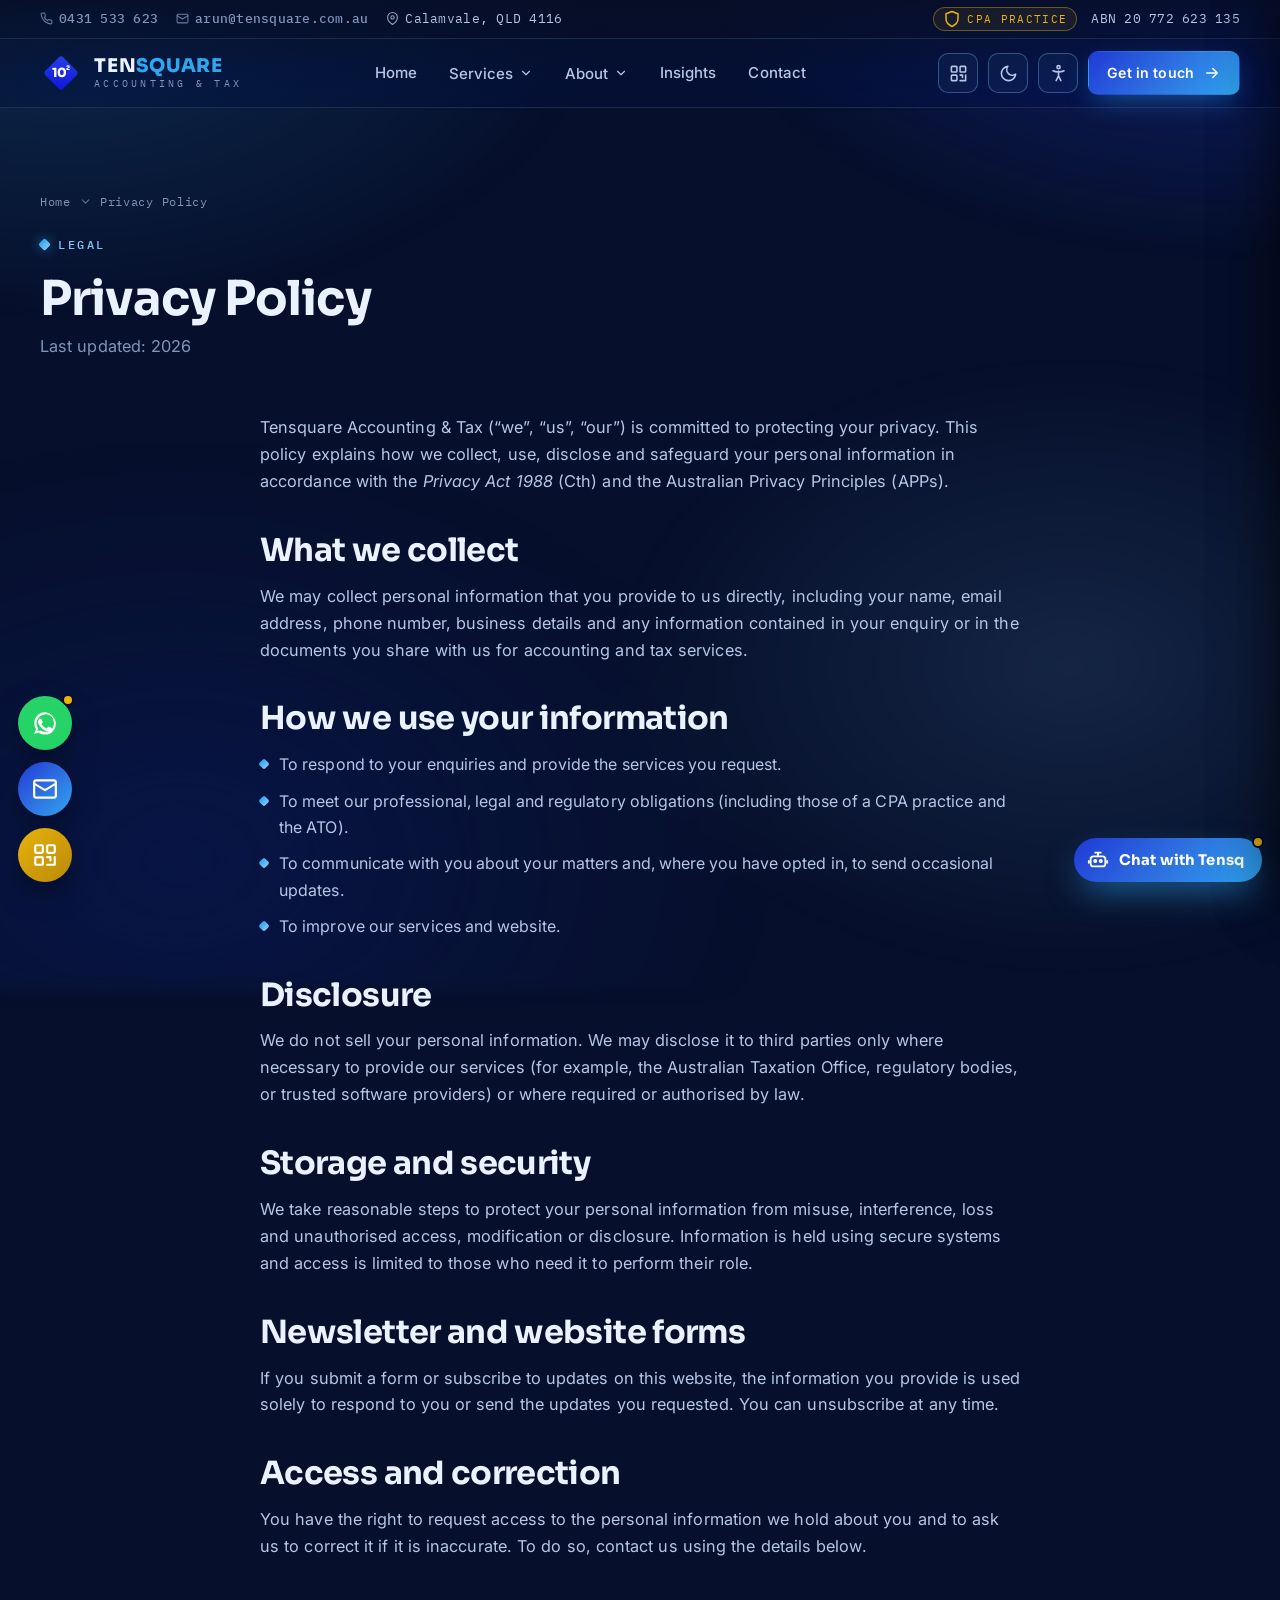
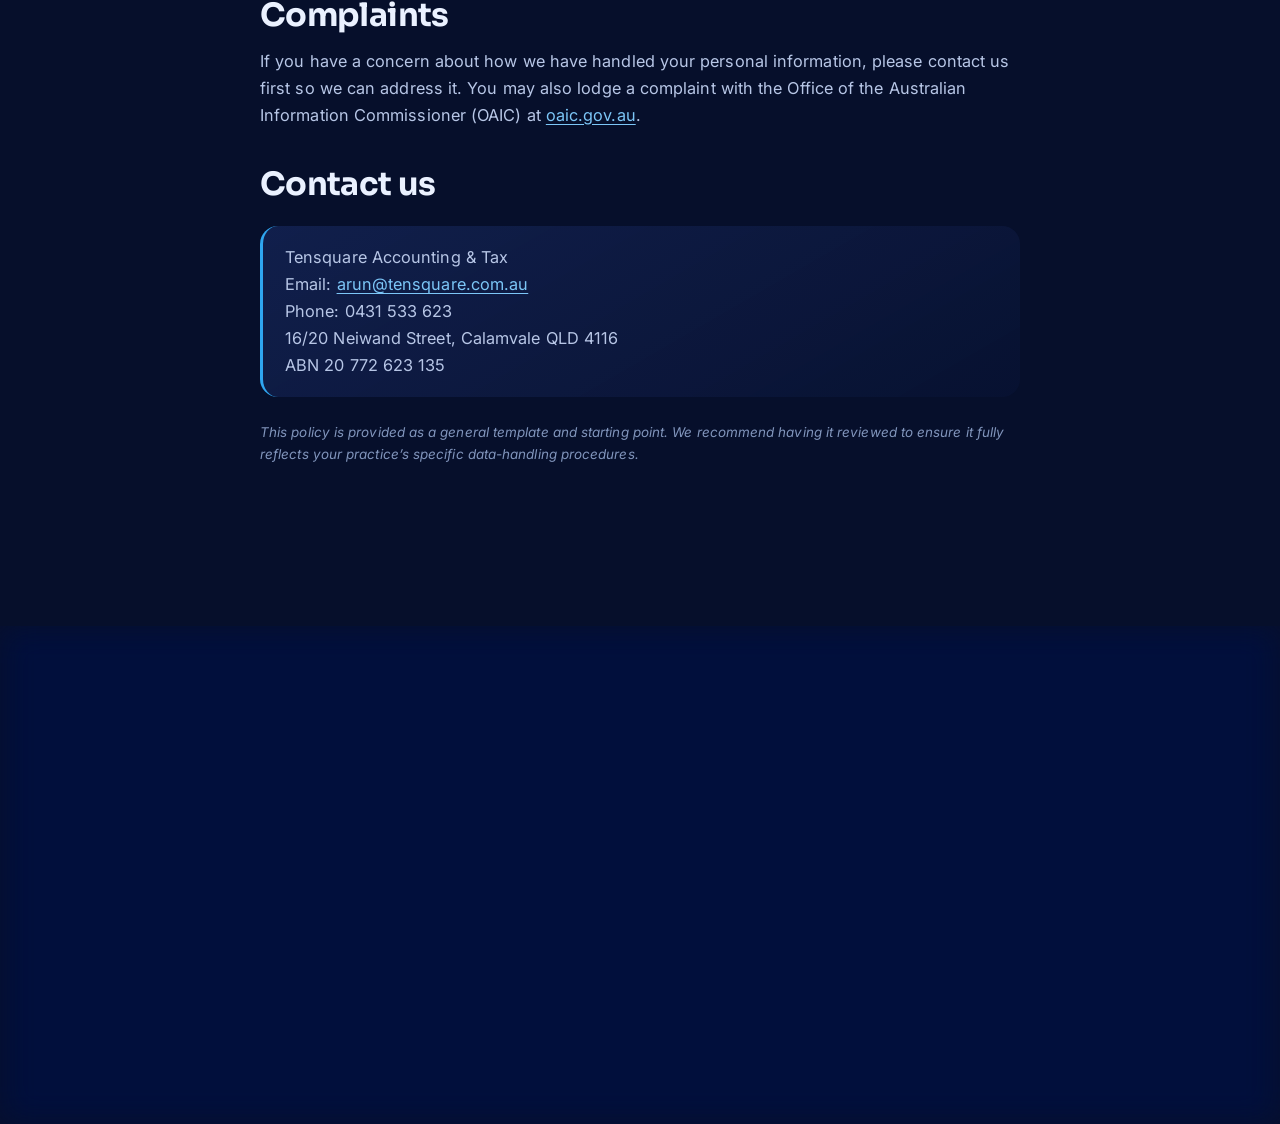
<file: privacy.html>
<!DOCTYPE html>
<html lang="en-AU" data-theme="dark">
<head>
<meta charset="utf-8">
<meta name="viewport" content="width=device-width, initial-scale=1">
<title>Privacy Policy | Tensquare Accounting &amp; Tax</title>
<meta name="description" content="How Tensquare Accounting & Tax collects, uses and protects your personal information under the Australian Privacy Act 1988 and the Australian Privacy Principles.">
<meta name="theme-color" content="#060F2B">
<link rel="canonical" href="https://tensquare.com.au/privacy.html">
<link rel="icon" href="data:image/svg+xml,%3Csvg xmlns='http://www.w3.org/2000/svg' viewBox='0 0 100 100'%3E%3Crect x='20' y='20' width='60' height='60' rx='8' transform='rotate(45 50 50)' fill='%231A1AE0'/%3E%3Ctext x='46' y='60' text-anchor='middle' font-family='sans-serif' font-weight='800' font-size='30' fill='white'%3E10%3C/text%3E%3Ctext x='66' y='42' text-anchor='middle' font-family='sans-serif' font-weight='800' font-size='15' fill='white'%3E2%3C/text%3E%3C/svg%3E">
<meta property="og:type" content="website">
<meta property="og:title" content="Privacy Policy | Tensquare Accounting &amp; Tax">
<meta property="og:description" content="How Tensquare Accounting & Tax collects, uses and protects your personal information under the Australian Privacy Act 1988 and the Australian Privacy Principles.">
<meta property="og:url" content="https://tensquare.com.au/privacy.html">
<meta property="og:site_name" content="Tensquare Accounting & Tax">
<meta name="twitter:card" content="summary_large_image">
<link rel="preconnect" href="https://fonts.googleapis.com">
<link rel="preconnect" href="https://fonts.gstatic.com" crossorigin>
<link href="https://fonts.googleapis.com/css2?family=Sora:wght@500;600;700;800&family=Inter:wght@400;500;600;700&family=IBM+Plex+Mono:wght@400;500&display=swap" rel="stylesheet">
<link rel="stylesheet" href="shared.css?v=2">
<script>(function(){try{var t=localStorage.getItem('tsq-theme')||'dark';document.documentElement.setAttribute('data-theme',t);var fs=localStorage.getItem('tsq-fs');if(fs)document.documentElement.style.setProperty('--a11y-fs',fs);['gray','underline','motion'].forEach(function(k){if(localStorage.getItem('tsq-a11y-'+k)==='1')document.documentElement.classList.add('a11y-'+k);});}catch(e){}})();</script>

</head>
<body>
<a href="#maincontent" class="skip">Skip to content</a>
<header class="nav">
  <div class="topbar">
    <div class="wrap">
      <div class="tb-left">
        <a class="tb-item" href="tel:0431533623"><svg class="" width="18" height="18" viewBox="0 0 24 24" fill="none" stroke="currentColor" stroke-width="2" stroke-linecap="round" stroke-linejoin="round" aria-hidden="true"><path d="M22 16.92v3a2 2 0 0 1-2.18 2 19.79 19.79 0 0 1-8.63-3.07 19.5 19.5 0 0 1-6-6 19.79 19.79 0 0 1-3.07-8.67A2 2 0 0 1 4.11 2h3a2 2 0 0 1 2 1.72c.13.96.36 1.9.7 2.81a2 2 0 0 1-.45 2.11L8.09 9.91a16 16 0 0 0 6 6l1.27-1.27a2 2 0 0 1 2.11-.45c.91.34 1.85.57 2.81.7A2 2 0 0 1 22 16.92z"/></svg>0431 533 623</a>
        <a class="tb-item hide-sm" href="mailto:arun@tensquare.com.au"><svg class="" width="18" height="18" viewBox="0 0 24 24" fill="none" stroke="currentColor" stroke-width="2" stroke-linecap="round" stroke-linejoin="round" aria-hidden="true"><rect x="2" y="4" width="20" height="16" rx="2"/><path d="m22 7-10 6L2 7"/></svg>arun@tensquare.com.au</a>
        <span class="tb-item hide-sm"><svg class="" width="18" height="18" viewBox="0 0 24 24" fill="none" stroke="currentColor" stroke-width="2" stroke-linecap="round" stroke-linejoin="round" aria-hidden="true"><path d="M21 10c0 7-9 13-9 13s-9-6-9-13a9 9 0 0 1 18 0z"/><circle cx="12" cy="10" r="3"/></svg>Calamvale, QLD 4116</span>
      </div>
      <div class="tb-right">
        <span class="cpa-chip"><svg class="" width="18" height="18" viewBox="0 0 24 24" fill="none" stroke="currentColor" stroke-width="2" stroke-linecap="round" stroke-linejoin="round" aria-hidden="true"><path d="M12 22s8-4 8-10V5l-8-3-8 3v7c0 6 8 10 8 10z"/></svg> CPA Practice</span>
        <span class="tb-item hide-sm">ABN 20 772 623 135</span>
      </div>
    </div>
  </div>
  <div class="navbar">
    <div class="wrap">
      <a class="brand" href="index.html" aria-label="Tensquare Accounting & Tax home">
        <svg class="mark" viewBox="0 0 100 100" role="img" aria-label="Tensquare mark">
  <defs>
    <linearGradient id="tsq" x1="0" y1="0" x2="1" y2="1">
      <stop offset="0" stop-color="var(--logo-diamond-1)"/>
      <stop offset="1" stop-color="var(--logo-diamond-2)"/>
    </linearGradient>
  </defs>
  <rect x="20" y="20" width="60" height="60" rx="8" transform="rotate(45 50 50)" fill="url(#tsq)"/>
  <g fill="var(--logo-glyph)">
    <text x="46" y="60" text-anchor="middle" font-family="Sora, sans-serif" font-weight="800" font-size="30" letter-spacing="-1">10</text>
    <text x="66" y="42" text-anchor="middle" font-family="Sora, sans-serif" font-weight="800" font-size="15">2</text>
  </g>
</svg>
        <span class="word"><span class="t1">TEN<b>SQUARE</b></span><span class="t2">Accounting &amp; Tax</span></span>
      </a>
      <nav aria-label="Primary">
        <ul class="menu">
          <li><a href="index.html">Home</a></li>
          <li class="has-drop"><button class="navlink" aria-haspopup="true">Services <svg class="chev" width="18" height="18" viewBox="0 0 24 24" fill="none" stroke="currentColor" stroke-width="2" stroke-linecap="round" stroke-linejoin="round" aria-hidden="true"><path d="M6 9l6 6 6-6"/></svg></button>
            <div class="dropdown"><a href="services.html#advisory"><span class="di"><svg class="" width="18" height="18" viewBox="0 0 24 24" fill="none" stroke="currentColor" stroke-width="2" stroke-linecap="round" stroke-linejoin="round" aria-hidden="true"><path d="M3 3v18h18"/><path d="m19 9-5 5-4-4-4 4"/></svg></span><span><span class="dt">Business Advisory</span><span class="dd">Strategy, structure &amp; growth</span></span></a><a href="services.html#finance"><span class="di"><svg class="" width="18" height="18" viewBox="0 0 24 24" fill="none" stroke="currentColor" stroke-width="2" stroke-linecap="round" stroke-linejoin="round" aria-hidden="true"><path d="M12 1v22M17 5H9.5a3.5 3.5 0 0 0 0 7h5a3.5 3.5 0 0 1 0 7H6"/></svg></span><span><span class="dt">Finance</span><span class="dd">Cash flow, forecasting &amp; CFO support</span></span></a><a href="services.html#accounting"><span class="di"><svg class="" width="18" height="18" viewBox="0 0 24 24" fill="none" stroke="currentColor" stroke-width="2" stroke-linecap="round" stroke-linejoin="round" aria-hidden="true"><rect x="4" y="2" width="16" height="20" rx="2"/><path d="M8 6h8M8 10h8M8 14h5"/></svg></span><span><span class="dt">Accounting</span><span class="dd">Year-end accounts &amp; financials</span></span></a><a href="services.html#bookkeeping"><span class="di"><svg class="" width="18" height="18" viewBox="0 0 24 24" fill="none" stroke="currentColor" stroke-width="2" stroke-linecap="round" stroke-linejoin="round" aria-hidden="true"><path d="M4 19.5A2.5 2.5 0 0 1 6.5 17H20"/><path d="M6.5 2H20v20H6.5A2.5 2.5 0 0 1 4 19.5v-15A2.5 2.5 0 0 1 6.5 2z"/></svg></span><span><span class="dt">Bookkeeping</span><span class="dd">BAS, payroll &amp; day-to-day books</span></span></a><a href="services.html#tax"><span class="di"><svg class="" width="18" height="18" viewBox="0 0 24 24" fill="none" stroke="currentColor" stroke-width="2" stroke-linecap="round" stroke-linejoin="round" aria-hidden="true"><path d="M3 9h18M9 21V9"/><rect x="3" y="3" width="18" height="18" rx="2"/></svg></span><span><span class="dt">Tax Compliance</span><span class="dd">Returns, planning &amp; ATO matters</span></span></a><a href="services.html"><span class="di"><svg class="" width="18" height="18" viewBox="0 0 24 24" fill="none" stroke="currentColor" stroke-width="2" stroke-linecap="round" stroke-linejoin="round" aria-hidden="true"><circle cx="12" cy="12" r="10"/><path d="M2 12h20M12 2a15 15 0 0 1 0 20 15 15 0 0 1 0-20z"/></svg></span><span><span class="dt">All Services &amp; Hub</span><span class="dd">Full services overview</span></span></a></div></li>
          <li class="has-drop"><button class="navlink" aria-haspopup="true">About <svg class="chev" width="18" height="18" viewBox="0 0 24 24" fill="none" stroke="currentColor" stroke-width="2" stroke-linecap="round" stroke-linejoin="round" aria-hidden="true"><path d="M6 9l6 6 6-6"/></svg></button>
            <div class="dropdown"><a href="about.html"><span class="di"><svg class="" width="18" height="18" viewBox="0 0 24 24" fill="none" stroke="currentColor" stroke-width="2" stroke-linecap="round" stroke-linejoin="round" aria-hidden="true"><circle cx="12" cy="12" r="10"/><path d="M12 16v-4M12 8h.01"/></svg></span><span><span class="dt">Our Story</span><span class="dd">About the practice</span></span></a><a href="team.html"><span class="di"><svg class="" width="18" height="18" viewBox="0 0 24 24" fill="none" stroke="currentColor" stroke-width="2" stroke-linecap="round" stroke-linejoin="round" aria-hidden="true"><path d="M17 21v-2a4 4 0 0 0-4-4H5a4 4 0 0 0-4 4v2"/><circle cx="9" cy="7" r="4"/><path d="M23 21v-2a4 4 0 0 0-3-3.87M16 3.13a4 4 0 0 1 0 7.75"/></svg></span><span><span class="dt">Our Team</span><span class="dd">Founder &amp; professionals</span></span></a><a href="testimonials.html"><span class="di"><svg class="" width="18" height="18" viewBox="0 0 24 24" fill="currentColor" stroke="none" aria-hidden="true"><path d="M12 2l3.09 6.26L22 9.27l-5 4.87 1.18 6.88L12 17.77l-6.18 3.25L7 14.14 2 9.27l6.91-1.01L12 2z"/></svg></span><span><span class="dt">Client Stories</span><span class="dd">Testimonials</span></span></a></div></li>
          <li><a href="insights.html">Insights</a></li>
          <li><a href="contact.html">Contact</a></li>
        </ul>
      </nav>
      <div class="nav-cta">
        <a href="business-card.html" class="icon-btn desk-only" title="Digital business card" aria-label="Digital business card"><svg class="" width="18" height="18" viewBox="0 0 24 24" fill="none" stroke="currentColor" stroke-width="2" stroke-linecap="round" stroke-linejoin="round" aria-hidden="true"><rect x="3" y="3" width="7" height="7" rx="1"/><rect x="14" y="3" width="7" height="7" rx="1"/><rect x="3" y="14" width="7" height="7" rx="1"/><path d="M14 14h3v3M21 14v7h-7"/></svg></a>
        <button class="icon-btn" id="themeToggle" title="Toggle light / dark" aria-label="Toggle light or dark theme"><svg class="" width="18" height="18" viewBox="0 0 24 24" fill="none" stroke="currentColor" stroke-width="2" stroke-linecap="round" stroke-linejoin="round" aria-hidden="true"><path d="M21 12.8A9 9 0 1 1 11.2 3a7 7 0 0 0 9.8 9.8z"/></svg></button>
        <button class="icon-btn" id="a11yToggle" title="Accessibility options" aria-label="Open accessibility options"><svg class="" width="18" height="18" viewBox="0 0 24 24" fill="none" stroke="currentColor" stroke-width="2" stroke-linecap="round" stroke-linejoin="round" aria-hidden="true"><circle cx="12" cy="4" r="2"/><path d="M19 8.5c-2 1-4.5 1.5-7 1.5s-5-.5-7-1.5M12 9v6M9 21l3-6 3 6"/></svg></button>
        <a href="contact.html" class="btn btn-primary btn-sm desk-only">Get in touch <svg class="" width="18" height="18" viewBox="0 0 24 24" fill="none" stroke="currentColor" stroke-width="2" stroke-linecap="round" stroke-linejoin="round" aria-hidden="true"><path d="M5 12h14M13 6l6 6-6 6"/></svg></a>
        <button class="icon-btn hamburger" id="hamburger" aria-label="Open menu" aria-expanded="false"><svg class="" width="18" height="18" viewBox="0 0 24 24" fill="none" stroke="currentColor" stroke-width="2" stroke-linecap="round" stroke-linejoin="round" aria-hidden="true"><path d="M3 6h18M3 12h18M3 18h18"/></svg></button>
      </div>
    </div>
  </div>
</header>

<div class="scrim" id="scrim"></div>
<aside class="mobile-menu" id="mobileMenu" aria-label="Mobile menu">
  <div class="mm-head">
    <span class="word"><span class="t1" style="color:var(--head);font-family:var(--font-d);font-weight:800;letter-spacing:.04em">TEN<b style="color:var(--azure)">SQUARE</b></span></span>
    <button class="icon-btn" id="mmClose" aria-label="Close menu"><svg class="" width="18" height="18" viewBox="0 0 24 24" fill="currentColor" stroke="none" aria-hidden="true"><path d="M18 2h3l-7.5 8.6L22 22h-6.8l-4.7-6.1L5 22H2l8-9.2L2 2h6.9l4.3 5.7L18 2zm-1.2 18h1.7L7.3 4H5.5l11.3 16z"/></svg></button>
  </div>
  <a href="index.html">Home</a>
  <div class="mm-group"><div style="padding:13px 12px;color:var(--muted);font-family:var(--font-m);font-size:.74rem;letter-spacing:.12em;text-transform:uppercase">Services</div>
    <div class="mm-sub"><a href="services.html#advisory">Business Advisory</a><a href="services.html#finance">Finance</a><a href="services.html#accounting">Accounting</a><a href="services.html#bookkeeping">Bookkeeping</a><a href="services.html#tax">Tax Compliance</a><a href="services.html">All Services &amp; Hub</a></div></div>
  <div class="mm-group"><div style="padding:13px 12px;color:var(--muted);font-family:var(--font-m);font-size:.74rem;letter-spacing:.12em;text-transform:uppercase">About</div>
    <div class="mm-sub"><a href="about.html">Our Story</a><a href="team.html">Our Team</a><a href="testimonials.html">Client Stories</a></div></div>
  <a href="insights.html">Insights</a>
  <a href="contact.html">Contact</a>
  <a href="business-card.html">Digital Business Card</a>
  <a href="contact.html" class="btn btn-primary btn-block" style="margin-top:16px">Get in touch <svg class="" width="18" height="18" viewBox="0 0 24 24" fill="none" stroke="currentColor" stroke-width="2" stroke-linecap="round" stroke-linejoin="round" aria-hidden="true"><path d="M5 12h14M13 6l6 6-6 6"/></svg></a>
</aside>

<aside class="a11y-panel" id="a11yPanel" aria-label="Accessibility options">
  <div class="mm-head"><div><h3>Accessibility</h3></div><button class="icon-btn" id="a11yClose" aria-label="Close accessibility panel"><svg class="" width="18" height="18" viewBox="0 0 24 24" fill="currentColor" stroke="none" aria-hidden="true"><path d="M18 2h3l-7.5 8.6L22 22h-6.8l-4.7-6.1L5 22H2l8-9.2L2 2h6.9l4.3 5.7L18 2zm-1.2 18h1.7L7.3 4H5.5l11.3 16z"/></svg></button></div>
  <p class="sub">Adjust the site for comfort. Your choices are remembered on this device.</p>
  <div class="a11y-row"><div><div class="lab">Text size</div><div class="desc">Scale all text (90&ndash;140%)</div></div>
    <div class="a11y-ctrl"><button id="fsMinus" aria-label="Decrease text size">A&minus;</button><button id="fsPlus" aria-label="Increase text size">A+</button></div></div>
  <div class="a11y-row"><div><div class="lab">Grayscale</div><div class="desc">Remove colour</div></div><button class="switch" id="swGray" role="switch" aria-checked="false" aria-label="Toggle grayscale"></button></div>
  <div class="a11y-row"><div><div class="lab">Underline links</div><div class="desc">Underline every link</div></div><button class="switch" id="swUnder" role="switch" aria-checked="false" aria-label="Toggle underline links"></button></div>
  <div class="a11y-row"><div><div class="lab">Reduce motion</div><div class="desc">Stop animations</div></div><button class="switch" id="swMotion" role="switch" aria-checked="false" aria-label="Toggle reduce motion"></button></div>
  <button class="btn btn-ghost btn-block" id="a11yReset" style="margin-top:18px">Reset all</button>
</aside>

<main id="maincontent">

<section class="page-hero">
  <div class="wrap">
    <div class="crumbs"><a href="index.html">Home</a> <svg class="" width="18" height="18" viewBox="0 0 24 24" fill="none" stroke="currentColor" stroke-width="2" stroke-linecap="round" stroke-linejoin="round" aria-hidden="true"><path d="M6 9l6 6 6-6"/></svg> <span>Privacy Policy</span></div>
    <span class="eyebrow">Legal</span>
    <h1 style="font-size:clamp(1.9rem,4.4vw,3rem);letter-spacing:-.02em;margin-bottom:8px">Privacy Policy</h1>
    <p class="kicker">Last updated: 2026</p>
  </div>
</section>
<section class="section" style="padding-top:clamp(10px,2vw,24px)">
  <div class="wrap">
    <article class="prose">
      <p>Tensquare Accounting & Tax (&ldquo;we&rdquo;, &ldquo;us&rdquo;, &ldquo;our&rdquo;) is committed to protecting your privacy. This policy explains how we collect, use, disclose and safeguard your personal information in accordance with the <em>Privacy Act 1988</em> (Cth) and the Australian Privacy Principles (APPs).</p>
      <h2>What we collect</h2>
      <p>We may collect personal information that you provide to us directly, including your name, email address, phone number, business details and any information contained in your enquiry or in the documents you share with us for accounting and tax services.</p>
      <h2>How we use your information</h2>
      <ul>
        <li>To respond to your enquiries and provide the services you request.</li>
        <li>To meet our professional, legal and regulatory obligations (including those of a CPA practice and the ATO).</li>
        <li>To communicate with you about your matters and, where you have opted in, to send occasional updates.</li>
        <li>To improve our services and website.</li>
      </ul>
      <h2>Disclosure</h2>
      <p>We do not sell your personal information. We may disclose it to third parties only where necessary to provide our services (for example, the Australian Taxation Office, regulatory bodies, or trusted software providers) or where required or authorised by law.</p>
      <h2>Storage and security</h2>
      <p>We take reasonable steps to protect your personal information from misuse, interference, loss and unauthorised access, modification or disclosure. Information is held using secure systems and access is limited to those who need it to perform their role.</p>
      <h2>Newsletter and website forms</h2>
      <p>If you submit a form or subscribe to updates on this website, the information you provide is used solely to respond to you or send the updates you requested. You can unsubscribe at any time.</p>
      <h2>Access and correction</h2>
      <p>You have the right to request access to the personal information we hold about you and to ask us to correct it if it is inaccurate. To do so, contact us using the details below.</p>
      <h2>Complaints</h2>
      <p>If you have a concern about how we have handled your personal information, please contact us first so we can address it. You may also lodge a complaint with the Office of the Australian Information Commissioner (OAIC) at <a href="https://www.oaic.gov.au" target="_blank" rel="noopener">oaic.gov.au</a>.</p>
      <h2>Contact us</h2>
      <div class="callout"><p>Tensquare Accounting & Tax<br>Email: <a href="mailto:arun@tensquare.com.au">arun@tensquare.com.au</a><br>Phone: 0431 533 623<br>16/20 Neiwand Street, Calamvale QLD 4116<br>ABN 20 772 623 135</p></div>
      <p style="font-size:.84rem;color:var(--muted);font-style:italic">This policy is provided as a general template and starting point. We recommend having it reviewed to ensure it fully reflects your practice&rsquo;s specific data-handling procedures.</p>
    </article>
  </div>
</section>

</main>

<footer class="site">
  <div class="wrap">
    <div class="footer-main">
      <div class="f-about">
        <a class="brand" href="index.html" aria-label="Tensquare Accounting & Tax home"><svg class="mark" viewBox="0 0 100 100" role="img" aria-label="Tensquare mark">
  <defs>
    <linearGradient id="tsq" x1="0" y1="0" x2="1" y2="1">
      <stop offset="0" stop-color="var(--logo-diamond-1)"/>
      <stop offset="1" stop-color="var(--logo-diamond-2)"/>
    </linearGradient>
  </defs>
  <rect x="20" y="20" width="60" height="60" rx="8" transform="rotate(45 50 50)" fill="url(#tsq)"/>
  <g fill="var(--logo-glyph)">
    <text x="46" y="60" text-anchor="middle" font-family="Sora, sans-serif" font-weight="800" font-size="30" letter-spacing="-1">10</text>
    <text x="66" y="42" text-anchor="middle" font-family="Sora, sans-serif" font-weight="800" font-size="15">2</text>
  </g>
</svg>
          <span class="word"><span class="t1">TEN<b>SQUARE</b></span><span class="t2">Accounting &amp; Tax</span></span></a>
        <p>A Queensland-based CPA practice helping Australian individuals and businesses with advisory, accounting, bookkeeping and tax &mdash; clear advice, done properly.</p>
        <span class="cpa-chip"><svg class="" width="18" height="18" viewBox="0 0 24 24" fill="none" stroke="currentColor" stroke-width="2" stroke-linecap="round" stroke-linejoin="round" aria-hidden="true"><path d="M12 22s8-4 8-10V5l-8-3-8 3v7c0 6 8 10 8 10z"/></svg> CPA Practice</span>
        <div class="socials" aria-label="Social media">
          <a href="https://www.linkedin.com/company/tensquare-accounting-tax" target="_blank" rel="noopener" aria-label="LinkedIn" title="LinkedIn"><svg class="" width="18" height="18" viewBox="0 0 24 24" fill="none" stroke="currentColor" stroke-width="2" stroke-linecap="round" stroke-linejoin="round" aria-hidden="true"><path d="M16 8a6 6 0 0 1 6 6v7h-4v-7a2 2 0 0 0-4 0v7h-4v-7a6 6 0 0 1 6-6z"/><rect x="2" y="9" width="4" height="12"/><circle cx="4" cy="4" r="2"/></svg></a>
          <a href="https://www.facebook.com/tensquareaccounting" target="_blank" rel="noopener" aria-label="Facebook" title="Facebook"><svg class="" width="18" height="18" viewBox="0 0 24 24" fill="currentColor" stroke="none" aria-hidden="true"><path d="M18 2h-3a5 5 0 0 0-5 5v3H7v4h3v8h4v-8h3l1-4h-4V7a1 1 0 0 1 1-1h3z"/></svg></a>
          <a href="https://www.instagram.com/tensquareaccounting" target="_blank" rel="noopener" aria-label="Instagram" title="Instagram"><svg class="" width="18" height="18" viewBox="0 0 24 24" fill="none" stroke="currentColor" stroke-width="2" stroke-linecap="round" stroke-linejoin="round" aria-hidden="true"><rect x="2" y="2" width="20" height="20" rx="5"/><path d="M16 11.37A4 4 0 1 1 12.63 8 4 4 0 0 1 16 11.37z"/><line x1="17.5" y1="6.5" x2="17.51" y2="6.5"/></svg></a>
          <a href="https://x.com/tensquare_au" target="_blank" rel="noopener" aria-label="X (Twitter)" title="X (Twitter)"><svg class="" width="18" height="18" viewBox="0 0 24 24" fill="currentColor" stroke="none" aria-hidden="true"><path d="M18 2h3l-7.5 8.6L22 22h-6.8l-4.7-6.1L5 22H2l8-9.2L2 2h6.9l4.3 5.7L18 2zm-1.2 18h1.7L7.3 4H5.5l11.3 16z"/></svg></a>
          <a href="https://wa.me/61431533623" target="_blank" rel="noopener" aria-label="WhatsApp" title="WhatsApp"><svg class="" width="18" height="18" viewBox="0 0 24 24" fill="currentColor" stroke="none" aria-hidden="true"><path d="M12.04 2C6.58 2 2.13 6.45 2.13 11.91c0 2.1.55 4.15 1.6 5.96L2 22l4.25-1.11a9.9 9.9 0 0 0 5.78 1.84h.01c5.46 0 9.91-4.45 9.91-9.91 0-2.65-1.03-5.14-2.9-7.01A9.82 9.82 0 0 0 12.04 2Zm0 1.67c2.2 0 4.27.86 5.83 2.42a8.2 8.2 0 0 1 2.42 5.82c0 4.54-3.7 8.24-8.24 8.24h-.01a8.2 8.2 0 0 1-4.19-1.15l-.3-.18-2.52.66.67-2.46-.2-.31a8.22 8.22 0 0 1-1.26-4.38c0-4.54 3.7-8.24 8.25-8.24Zm-4.51 4.4c-.21 0-.55.08-.84.39-.29.31-1.1 1.08-1.1 2.63 0 1.55 1.13 3.05 1.29 3.26.16.21 2.22 3.39 5.38 4.62 2.63 1.04 3.16.83 3.73.78.57-.05 1.84-.75 2.1-1.48.26-.73.26-1.35.18-1.48-.08-.13-.29-.21-.6-.37-.31-.16-1.84-.91-2.13-1.01-.29-.1-.5-.16-.71.16-.21.31-.81 1.01-.99 1.22-.18.21-.37.23-.68.08-.31-.16-1.31-.48-2.5-1.54-.92-.82-1.54-1.84-1.72-2.15-.18-.31-.02-.48.13-.63.14-.14.31-.37.47-.55.16-.18.21-.31.31-.52.1-.21.05-.39-.03-.55-.08-.16-.71-1.71-.98-2.34-.26-.62-.52-.53-.71-.54l-.6-.01Z"/></svg></a>
        </div>
      </div>
      <div><h4>Services</h4><ul><li><a href="services.html#advisory">Business Advisory</a></li><li><a href="services.html#finance">Finance</a></li><li><a href="services.html#accounting">Accounting</a></li><li><a href="services.html#bookkeeping">Bookkeeping</a></li><li><a href="services.html#tax">Tax Compliance</a></li><li><a href="services.html">Services Hub</a></li></ul></div>
      <div><h4>Company</h4><ul>
        <li><a href="about.html">About</a></li>
        <li><a href="team.html">Our Team</a></li>
        <li><a href="insights.html">Insights</a></li>
        <li><a href="testimonials.html">Client Stories</a></li>
        <li><a href="business-card.html">Digital Card</a></li>
        <li><a href="contact.html">Contact</a></li>
      </ul></div>
      <div>
        <h4>Get in touch</h4>
        <div class="f-contact">
          <a href="tel:0431533623"><svg class="" width="18" height="18" viewBox="0 0 24 24" fill="none" stroke="currentColor" stroke-width="2" stroke-linecap="round" stroke-linejoin="round" aria-hidden="true"><path d="M22 16.92v3a2 2 0 0 1-2.18 2 19.79 19.79 0 0 1-8.63-3.07 19.5 19.5 0 0 1-6-6 19.79 19.79 0 0 1-3.07-8.67A2 2 0 0 1 4.11 2h3a2 2 0 0 1 2 1.72c.13.96.36 1.9.7 2.81a2 2 0 0 1-.45 2.11L8.09 9.91a16 16 0 0 0 6 6l1.27-1.27a2 2 0 0 1 2.11-.45c.91.34 1.85.57 2.81.7A2 2 0 0 1 22 16.92z"/></svg><span>0431 533 623</span></a>
          <a href="mailto:arun@tensquare.com.au"><svg class="" width="18" height="18" viewBox="0 0 24 24" fill="none" stroke="currentColor" stroke-width="2" stroke-linecap="round" stroke-linejoin="round" aria-hidden="true"><rect x="2" y="4" width="20" height="16" rx="2"/><path d="m22 7-10 6L2 7"/></svg><span>arun@tensquare.com.au</span></a>
          <a href="https://www.google.com/maps/search/?api=1&amp;query=16/20+Neiwand+Street,+Calamvale+QLD+4116" target="_blank" rel="noopener"><svg class="" width="18" height="18" viewBox="0 0 24 24" fill="none" stroke="currentColor" stroke-width="2" stroke-linecap="round" stroke-linejoin="round" aria-hidden="true"><path d="M21 10c0 7-9 13-9 13s-9-6-9-13a9 9 0 0 1 18 0z"/><circle cx="12" cy="10" r="3"/></svg><span>16/20 Neiwand Street, Calamvale QLD 4116</span></a>
        </div>
        <h4 style="margin-top:22px">Newsletter</h4>
        <p style="font-size:.86rem;color:var(--muted);margin-bottom:6px">Occasional Australian tax &amp; business updates.</p>
        <form class="news-form" id="newsForm">
          <input type="email" id="newsEmail" placeholder="you@email.com" aria-label="Email for newsletter" required>
          <button class="btn btn-primary btn-sm" type="submit">Join</button>
        </form>
        <div class="form-status" id="newsStatus"></div>
      </div>
    </div>
    <div class="footer-bottom">
      <div>
        <p>&copy; 2026 Tensquare Accounting & Tax. All rights reserved. &nbsp;<span class="abn-line">ABN 20 772 623 135</span></p>
        <p class="psl">Liability limited by a scheme approved under Professional Standards Legislation.</p>
      </div>
      <div class="legal-links">
        <a href="privacy.html">Privacy</a>
        <a href="terms.html">Terms</a>
        <a href="contact.html">Contact</a>
      </div>
    </div>
  </div>
</footer>

<div class="floats">
  <button class="float-btn float-wa" id="waOpen" aria-label="Chat on WhatsApp" title="WhatsApp"><svg class="" width="18" height="18" viewBox="0 0 24 24" fill="currentColor" stroke="none" aria-hidden="true"><path d="M12.04 2C6.58 2 2.13 6.45 2.13 11.91c0 2.1.55 4.15 1.6 5.96L2 22l4.25-1.11a9.9 9.9 0 0 0 5.78 1.84h.01c5.46 0 9.91-4.45 9.91-9.91 0-2.65-1.03-5.14-2.9-7.01A9.82 9.82 0 0 0 12.04 2Zm0 1.67c2.2 0 4.27.86 5.83 2.42a8.2 8.2 0 0 1 2.42 5.82c0 4.54-3.7 8.24-8.24 8.24h-.01a8.2 8.2 0 0 1-4.19-1.15l-.3-.18-2.52.66.67-2.46-.2-.31a8.22 8.22 0 0 1-1.26-4.38c0-4.54 3.7-8.24 8.25-8.24Zm-4.51 4.4c-.21 0-.55.08-.84.39-.29.31-1.1 1.08-1.1 2.63 0 1.55 1.13 3.05 1.29 3.26.16.21 2.22 3.39 5.38 4.62 2.63 1.04 3.16.83 3.73.78.57-.05 1.84-.75 2.1-1.48.26-.73.26-1.35.18-1.48-.08-.13-.29-.21-.6-.37-.31-.16-1.84-.91-2.13-1.01-.29-.1-.5-.16-.71.16-.21.31-.81 1.01-.99 1.22-.18.21-.37.23-.68.08-.31-.16-1.31-.48-2.5-1.54-.92-.82-1.54-1.84-1.72-2.15-.18-.31-.02-.48.13-.63.14-.14.31-.37.47-.55.16-.18.21-.31.31-.52.1-.21.05-.39-.03-.55-.08-.16-.71-1.71-.98-2.34-.26-.62-.52-.53-.71-.54l-.6-.01Z"/></svg><span class="pulse"></span></button>
  <button class="float-btn float-mail" id="mailOpen" aria-label="Send an email" title="Email"><svg class="" width="18" height="18" viewBox="0 0 24 24" fill="none" stroke="currentColor" stroke-width="2" stroke-linecap="round" stroke-linejoin="round" aria-hidden="true"><rect x="2" y="4" width="20" height="16" rx="2"/><path d="m22 7-10 6L2 7"/></svg></button>
  <a class="float-btn float-card" href="business-card.html" aria-label="Arun's digital business card" title="Digital business card"><svg class="" width="18" height="18" viewBox="0 0 24 24" fill="none" stroke="currentColor" stroke-width="2" stroke-linecap="round" stroke-linejoin="round" aria-hidden="true"><rect x="3" y="3" width="7" height="7" rx="1"/><rect x="14" y="3" width="7" height="7" rx="1"/><rect x="3" y="14" width="7" height="7" rx="1"/><path d="M14 14h3v3M21 14v7h-7"/></svg></a>
</div>

<div class="popup" id="waPopup" role="dialog" aria-label="WhatsApp enquiry">
  <div class="popup-head"><span class="ph-ic" style="background:#25D366"><svg class="" width="18" height="18" viewBox="0 0 24 24" fill="currentColor" stroke="none" aria-hidden="true"><path d="M12.04 2C6.58 2 2.13 6.45 2.13 11.91c0 2.1.55 4.15 1.6 5.96L2 22l4.25-1.11a9.9 9.9 0 0 0 5.78 1.84h.01c5.46 0 9.91-4.45 9.91-9.91 0-2.65-1.03-5.14-2.9-7.01A9.82 9.82 0 0 0 12.04 2Zm0 1.67c2.2 0 4.27.86 5.83 2.42a8.2 8.2 0 0 1 2.42 5.82c0 4.54-3.7 8.24-8.24 8.24h-.01a8.2 8.2 0 0 1-4.19-1.15l-.3-.18-2.52.66.67-2.46-.2-.31a8.22 8.22 0 0 1-1.26-4.38c0-4.54 3.7-8.24 8.25-8.24Zm-4.51 4.4c-.21 0-.55.08-.84.39-.29.31-1.1 1.08-1.1 2.63 0 1.55 1.13 3.05 1.29 3.26.16.21 2.22 3.39 5.38 4.62 2.63 1.04 3.16.83 3.73.78.57-.05 1.84-.75 2.1-1.48.26-.73.26-1.35.18-1.48-.08-.13-.29-.21-.6-.37-.31-.16-1.84-.91-2.13-1.01-.29-.1-.5-.16-.71.16-.21.31-.81 1.01-.99 1.22-.18.21-.37.23-.68.08-.31-.16-1.31-.48-2.5-1.54-.92-.82-1.54-1.84-1.72-2.15-.18-.31-.02-.48.13-.63.14-.14.31-.37.47-.55.16-.18.21-.31.31-.52.1-.21.05-.39-.03-.55-.08-.16-.71-1.71-.98-2.34-.26-.62-.52-.53-.71-.54l-.6-.01Z"/></svg></span>
    <div><div class="ph-t">Chat on WhatsApp</div><div class="ph-s">Quick reply, usually same business day</div></div>
    <button class="ph-x" data-close="waPopup" aria-label="Close"><svg class="" width="18" height="18" viewBox="0 0 24 24" fill="currentColor" stroke="none" aria-hidden="true"><path d="M18 2h3l-7.5 8.6L22 22h-6.8l-4.7-6.1L5 22H2l8-9.2L2 2h6.9l4.3 5.7L18 2zm-1.2 18h1.7L7.3 4H5.5l11.3 16z"/></svg></button></div>
  <div class="popup-body">
    <p>What can we help with? We&rsquo;ll prepare a message for you.</p>
    <div class="chips" id="waChips"></div>
    <input class="input" id="waName" placeholder="Your name" style="margin-bottom:10px">
    <textarea class="textarea" id="waMsg" placeholder="A short note (optional)" style="min-height:80px"></textarea>
    <div class="draft-prev" id="waDraft"></div>
    <a class="btn btn-primary btn-block" id="waSend">Open WhatsApp <svg class="" width="18" height="18" viewBox="0 0 24 24" fill="none" stroke="currentColor" stroke-width="2" stroke-linecap="round" stroke-linejoin="round" aria-hidden="true"><path d="M5 12h14M13 6l6 6-6 6"/></svg></a>
  </div>
</div>

<div class="popup" id="mailPopup" role="dialog" aria-label="Email enquiry">
  <div class="popup-head"><span class="ph-ic" style="background:var(--grad-main)"><svg class="" width="18" height="18" viewBox="0 0 24 24" fill="none" stroke="currentColor" stroke-width="2" stroke-linecap="round" stroke-linejoin="round" aria-hidden="true"><rect x="2" y="4" width="20" height="16" rx="2"/><path d="m22 7-10 6L2 7"/></svg></span>
    <div><div class="ph-t">Send an email</div><div class="ph-s">arun@tensquare.com.au</div></div>
    <button class="ph-x" data-close="mailPopup" aria-label="Close"><svg class="" width="18" height="18" viewBox="0 0 24 24" fill="currentColor" stroke="none" aria-hidden="true"><path d="M18 2h3l-7.5 8.6L22 22h-6.8l-4.7-6.1L5 22H2l8-9.2L2 2h6.9l4.3 5.7L18 2zm-1.2 18h1.7L7.3 4H5.5l11.3 16z"/></svg></button></div>
  <div class="popup-body">
    <p>Tell us what you need and we&rsquo;ll open a pre-filled email.</p>
    <div class="chips" id="mailChips"></div>
    <input class="input" id="mailName" placeholder="Your name" style="margin-bottom:10px">
    <textarea class="textarea" id="mailMsg" placeholder="A short note (optional)" style="min-height:80px"></textarea>
    <div class="draft-prev" id="mailDraft"></div>
    <a class="btn btn-primary btn-block" id="mailSend">Open email <svg class="" width="18" height="18" viewBox="0 0 24 24" fill="none" stroke="currentColor" stroke-width="2" stroke-linecap="round" stroke-linejoin="round" aria-hidden="true"><path d="M5 12h14M13 6l6 6-6 6"/></svg></a>
  </div>
</div>

<button class="gotop" id="gotop" aria-label="Back to top"><svg class="" width="18" height="18" viewBox="0 0 24 24" fill="none" stroke="currentColor" stroke-width="2" stroke-linecap="round" stroke-linejoin="round" aria-hidden="true"><path d="M12 19V5M5 12l7-7 7 7"/></svg></button>

<button class="cbot-launch" id="cbotLaunch" aria-label="Open Tensq chat assistant">
  <svg class="" width="18" height="18" viewBox="0 0 24 24" fill="none" stroke="currentColor" stroke-width="2" stroke-linecap="round" stroke-linejoin="round" aria-hidden="true"><rect x="4" y="8" width="16" height="11" rx="3"/><path d="M12 8V4M9 4h6"/><circle cx="9" cy="13" r="1.2"/><circle cx="15" cy="13" r="1.2"/><path d="M2 13v2M22 13v2"/></svg><span class="cbot-lbl">Chat with Tensq</span><span class="pulse"></span>
</button>
<aside class="cbot-panel" id="cbotPanel" role="dialog" aria-label="Tensq chat assistant">
  <div class="cbot-head">
    <span class="av"><svg class="" width="18" height="18" viewBox="0 0 24 24" fill="none" stroke="currentColor" stroke-width="2" stroke-linecap="round" stroke-linejoin="round" aria-hidden="true"><rect x="4" y="8" width="16" height="11" rx="3"/><path d="M12 8V4M9 4h6"/><circle cx="9" cy="13" r="1.2"/><circle cx="15" cy="13" r="1.2"/><path d="M2 13v2M22 13v2"/></svg></span>
    <div>
      <div class="ct">Tensq</div>
      <div class="cs"><span class="live"></span> by Tensquare &middot; online</div>
    </div>
    <button class="cx" id="cbotClose" aria-label="Close chat"><svg class="" width="18" height="18" viewBox="0 0 24 24" fill="currentColor" stroke="none" aria-hidden="true"><path d="M18 2h3l-7.5 8.6L22 22h-6.8l-4.7-6.1L5 22H2l8-9.2L2 2h6.9l4.3 5.7L18 2zm-1.2 18h1.7L7.3 4H5.5l11.3 16z"/></svg></button>
  </div>
  <div class="cbot-body" id="cbotBody" aria-live="polite"></div>
  <div class="cbot-foot">
    <textarea id="cbotInput" rows="1" placeholder="Type your message&hellip;" aria-label="Message to Tensq"></textarea>
    <button class="cbot-send" id="cbotSend" aria-label="Send message"><svg class="" width="18" height="18" viewBox="0 0 24 24" fill="none" stroke="currentColor" stroke-width="2" stroke-linecap="round" stroke-linejoin="round" aria-hidden="true"><path d="M22 2 11 13M22 2l-7 20-4-9-9-4 20-7z"/></svg></button>
  </div>
  <div class="cbot-note">Tensq is an assistant for general enquiries &mdash; not financial advice.</div>
</aside>
<script>
(function(){
  "use strict";
  var root=document.documentElement, LS=window.localStorage;
  function save(k,v){try{LS.setItem(k,v);}catch(e){}}
  function read(k){try{return LS.getItem(k);}catch(e){return null;}}
  function $(s,c){return (c||document).querySelector(s);}
  function $all(s,c){return Array.prototype.slice.call((c||document).querySelectorAll(s));}

  /* ---------- Theme ---------- */
  function applyThemeIcon(){
    var t=root.getAttribute('data-theme'), btn=$('#themeToggle');
    if(!btn) return;
    btn.setAttribute('aria-label', t==='dark' ? 'Switch to light theme' : 'Switch to dark theme');
    btn.title = t==='dark' ? 'Switch to light' : 'Switch to dark';
  }
  applyThemeIcon();
  var themeBtn=$('#themeToggle');
  if(themeBtn) themeBtn.addEventListener('click',function(){
    var cur=root.getAttribute('data-theme')==='dark'?'light':'dark';
    root.setAttribute('data-theme',cur); save('tsq-theme',cur); applyThemeIcon();
  });

  /* ---------- Mobile menu ---------- */
  var mm=$('#mobileMenu'), scrim=$('#scrim'), burger=$('#hamburger');
  function openMM(){ if(!mm)return; mm.classList.add('open'); scrim.classList.add('open'); if(burger)burger.setAttribute('aria-expanded','true'); document.body.style.overflow='hidden'; }
  function closeMM(){ if(!mm)return; mm.classList.remove('open'); if(!anyPanelOpen())scrim.classList.remove('open'); if(burger)burger.setAttribute('aria-expanded','false'); document.body.style.overflow=''; }
  if(burger) burger.addEventListener('click',openMM);
  var mmClose=$('#mmClose'); if(mmClose) mmClose.addEventListener('click',closeMM);
  $all('#mobileMenu a').forEach(function(a){a.addEventListener('click',closeMM);});

  /* ---------- Accessibility panel ---------- */
  var a11y=$('#a11yPanel');
  function openA11y(){ if(!a11y)return; a11y.classList.add('open'); scrim.classList.add('open'); }
  function closeA11y(){ if(!a11y)return; a11y.classList.remove('open'); if(!anyPanelOpen())scrim.classList.remove('open'); }
  function anyPanelOpen(){ return (mm&&mm.classList.contains('open'))||(a11y&&a11y.classList.contains('open')); }
  var a11yBtn=$('#a11yToggle'); if(a11yBtn) a11yBtn.addEventListener('click',openA11y);
  var a11yClose=$('#a11yClose'); if(a11yClose) a11yClose.addEventListener('click',closeA11y);
  if(scrim) scrim.addEventListener('click',function(){closeMM();closeA11y();});
  document.addEventListener('keydown',function(e){ if(e.key==='Escape'){closeMM();closeA11y();closeAllPopups();} });

  /* ---------- Text size ---------- */
  var fs=parseFloat(read('tsq-fs'))||1;
  function applyFs(){ fs=Math.min(1.4,Math.max(0.9,Math.round(fs*100)/100)); root.style.setProperty('--a11y-fs',fs); save('tsq-fs',fs); }
  applyFs();
  var fsP=$('#fsPlus'), fsM=$('#fsMinus');
  if(fsP) fsP.addEventListener('click',function(){fs+=0.1;applyFs();});
  if(fsM) fsM.addEventListener('click',function(){fs-=0.1;applyFs();});

  /* ---------- A11y switches ---------- */
  function bindSwitch(id,key,cls){
    var el=$('#'+id); if(!el)return;
    var on=read('tsq-a11y-'+key)==='1';
    el.classList.toggle('on',on); el.setAttribute('aria-checked',on?'true':'false');
    if(on) root.classList.add('a11y-'+cls);
    el.addEventListener('click',function(){
      var now=!el.classList.contains('on');
      el.classList.toggle('on',now); el.setAttribute('aria-checked',now?'true':'false');
      root.classList.toggle('a11y-'+cls,now); save('tsq-a11y-'+key,now?'1':'0');
    });
  }
  bindSwitch('swGray','gray','gray');
  bindSwitch('swUnder','underline','underline');
  bindSwitch('swMotion','motion','motion');
  var a11yReset=$('#a11yReset');
  if(a11yReset) a11yReset.addEventListener('click',function(){
    fs=1; applyFs();
    ['gray','underline','motion'].forEach(function(c){ root.classList.remove('a11y-'+c); save('tsq-a11y-'+c,'0'); });
    ['swGray','swUnder','swMotion'].forEach(function(id){ var el=$('#'+id); if(el){el.classList.remove('on');el.setAttribute('aria-checked','false');} });
  });

  /* ---------- Float popups + guided draft ---------- */
  var WA_NUMBER="61431533623", EMAIL="arun@tensquare.com.au";
  var TOPICS=["Business advisory","Accounting & year-end","Bookkeeping & BAS","Tax return / ATO","New business setup","General enquiry"];
  function buildChips(host,state){
    if(!host)return;
    TOPICS.forEach(function(t){
      var b=document.createElement('button'); b.type='button'; b.className='chip-btn'; b.textContent=t;
      b.addEventListener('click',function(){
        $all('.chip-btn',host).forEach(function(x){x.classList.remove('sel');});
        b.classList.add('sel'); state.topic=t; renderDraft(state);
      });
      host.appendChild(b);
    });
  }
  function renderDraft(state){
    var name=(state.nameEl&&state.nameEl.value.trim())||"";
    var note=(state.msgEl&&state.msgEl.value.trim())||"";
    var topic=state.topic||"General enquiry";
    var lines=["Hi Tensquare, I'd like to enquire about: "+topic+"."];
    if(note) lines.push(note);
    if(name) lines.push("— "+name);
    state.text=lines.join("\n");
    if(state.draftEl) state.draftEl.textContent=state.text;
  }
  function wireDraft(prefix){
    var pop=$('#'+prefix+'Popup'); if(!pop)return null;
    var state={ topic:null, text:"",
      nameEl:$('#'+prefix+'Name'), msgEl:$('#'+prefix+'Msg'), draftEl:$('#'+prefix+'Draft') };
    buildChips($('#'+prefix+'Chips'),state);
    if(state.nameEl) state.nameEl.addEventListener('input',function(){renderDraft(state);});
    if(state.msgEl) state.msgEl.addEventListener('input',function(){renderDraft(state);});
    renderDraft(state);
    return state;
  }
  var waState=wireDraft('wa'), mailState=wireDraft('mail');

  function openPopup(id){ closeAllPopups(); var p=$('#'+id); if(p)p.classList.add('open'); }
  function closeAllPopups(){ $all('.popup').forEach(function(p){p.classList.remove('open');}); }
  var waOpen=$('#waOpen'); if(waOpen) waOpen.addEventListener('click',function(){openPopup('waPopup');});
  var mailOpen=$('#mailOpen'); if(mailOpen) mailOpen.addEventListener('click',function(){openPopup('mailPopup');});
  $all('[data-close]').forEach(function(b){ b.addEventListener('click',function(){ var p=$('#'+b.getAttribute('data-close')); if(p)p.classList.remove('open'); }); });
  document.addEventListener('click',function(e){
    if(e.target.closest('.popup')||e.target.closest('.float-btn'))return;
    closeAllPopups();
  });

  var waSend=$('#waSend');
  if(waSend) waSend.addEventListener('click',function(){
    if(waState&&!waState.topic){var f=$('.chip-btn',$('#waChips'));if(f){f.click();}}
    var msg=(waState&&waState.text)||"Hi Tensquare, I'd like to make an enquiry.";
    window.location.href="https://wa.me/"+WA_NUMBER+"?text="+encodeURIComponent(msg);
  });
  var mailSend=$('#mailSend');
  if(mailSend) mailSend.addEventListener('click',function(){
    if(mailState&&!mailState.topic){var f=$('.chip-btn',$('#mailChips'));if(f){f.click();}}
    var topic=(mailState&&mailState.topic)||"General enquiry";
    var body=(mailState&&mailState.text)||"Hi Tensquare,";
    window.location.href="mailto:"+EMAIL+"?subject="+encodeURIComponent("Enquiry: "+topic)+"&body="+encodeURIComponent(body);
  });

  /* ---------- Go to top ---------- */
  var gotop=$('#gotop');
  function onScroll(){ if(!gotop)return; if(window.pageYOffset>520)gotop.classList.add('show'); else gotop.classList.remove('show'); }
  window.addEventListener('scroll',onScroll,{passive:true}); onScroll();
  if(gotop) gotop.addEventListener('click',function(){ window.scrollTo({top:0,behavior:'smooth'}); });

  /* ---------- Web3Forms helper ---------- */
  var W3F="YOUR_WEB3FORMS_ACCESS_KEY";
  function w3f(payload){
    return fetch('https://api.web3forms.com/submit',{
      method:'POST', headers:{'Content-Type':'application/json','Accept':'application/json'},
      body:JSON.stringify(payload)
    }).then(function(r){return r.json();});
  }
  function placeholderKey(){ return (!W3F || W3F.indexOf('YOUR_')===0); }

  /* ---------- Newsletter ---------- */
  var newsForm=$('#newsForm');
  if(newsForm) newsForm.addEventListener('submit',function(e){
    e.preventDefault();
    var st=$('#newsStatus'), email=$('#newsEmail');
    function show(cls,msg){ if(!st)return; st.className='form-status '+cls; st.textContent=msg; }
    if(!email||!email.value){ show('err','Please enter your email.'); return; }
    if(placeholderKey()){ show('ok','Thanks! Newsletter sign-up isn\u2019t connected yet — add your Web3Forms key to go live.'); newsForm.reset(); return; }
    show('ok','Subscribing\u2026');
    w3f({access_key:W3F, subject:'New newsletter sign-up', from_name:'Tensquare Website', email:email.value, _template:'table'})
      .then(function(d){ if(d.success){show('ok','Thanks for subscribing!');newsForm.reset();} else {show('err','Something went wrong. Please email us directly.');} })
      .catch(function(){ show('err','Network error. Please email us directly.'); });
  });

  /* ---------- Contact form (page-specific) ---------- */
  var cForm=$('#contactForm');
  if(cForm) cForm.addEventListener('submit',function(e){
    e.preventDefault();
    var st=$('#contactStatus');
    function show(cls,msg){ if(!st)return; st.className='form-status '+cls; st.textContent=msg; window.scrollTo({top:st.getBoundingClientRect().top+window.pageYOffset-120,behavior:'smooth'}); }
    var name=$('#cfName'), email=$('#cfEmail'), msg=$('#cfMsg');
    if(!name.value.trim()||!email.value.trim()||!msg.value.trim()){ show('err','Please complete name, email and message.'); return; }
    var btn=$('#cfSubmit'); if(btn){btn.disabled=true;}
    if(placeholderKey()){
      show('ok','Thanks '+name.value.trim()+'! This is a demo submission — add your Web3Forms key (see the guide) to receive real enquiries. You can also reach us on WhatsApp or email in the meantime.');
      cForm.reset(); if(btn){btn.disabled=false;} return;
    }
    show('ok','Sending\u2026');
    var payload={ access_key:W3F, subject:'New website enquiry from '+name.value.trim(), from_name:name.value.trim(), email:email.value.trim(),
      phone:($('#cfPhone')&&$('#cfPhone').value)||'', service:($('#cfService')&&$('#cfService').value)||'', message:msg.value.trim(), _template:'table' };
    w3f(payload).then(function(d){
      if(d.success){ show('ok','Thank you '+name.value.trim()+'! Your enquiry has been sent — we\u2019ll be in touch shortly.'); cForm.reset(); }
      else { show('err','Sorry, something went wrong. Please email us at '+EMAIL+'.'); }
      if(btn){btn.disabled=false;}
    }).catch(function(){ show('err','Network error. Please email us at '+EMAIL+'.'); if(btn){btn.disabled=false;} });
  });

  /* ---------- Tensq chatbot ---------- */
  (function(){
    var panel=$('#cbotPanel'), launch=$('#cbotLaunch'), closeb=$('#cbotClose'),
        bodyEl=$('#cbotBody'), input=$('#cbotInput'), sendb=$('#cbotSend');
    if(!panel||!launch) return;
    var WA="61431533623", MAIL="arun@tensquare.com.au", KEY="YOUR_WEB3FORMS_ACCESS_KEY";
    function keyPlaceholder(){ return (!KEY || KEY.indexOf('YOUR_')===0); }
    var lead={name:"",email:"",enquiry:""}, stage="open", started=false;

    function esc(s){ return (s||"").replace(/[&<>"]/g,function(c){return {'&':'&amp;','<':'&lt;','>':'&gt;','"':'&quot;'}[c];}); }
    function scroll(){ bodyEl.scrollTop=bodyEl.scrollHeight; }
    function bubble(who,html){
      var d=document.createElement('div'); d.className='cbot-msg '+who; d.innerHTML=html; bodyEl.appendChild(d); scroll();
    }
    function botSay(html,delay){ setTimeout(function(){ bubble('bot',html); }, delay||260); }
    function quick(options){
      var wrap=document.createElement('div'); wrap.className='cbot-quick';
      options.forEach(function(o){
        var b=document.createElement('button'); b.type='button'; b.textContent=o.label;
        b.addEventListener('click',function(){ wrap.remove(); handleIntent(o.intent,o.label); });
        wrap.appendChild(b);
      });
      bodyEl.appendChild(wrap); scroll();
    }
    function greet(){
      if(started) return; started=true;
      botSay("Hi, I&rsquo;m <strong>Tensq</strong> 👋 &mdash; Tensquare&rsquo;s assistant. How can I help you today?", 120);
      setTimeout(function(){ quick([
        {label:"Our services",intent:"services"},
        {label:"Book a consultation",intent:"book"},
        {label:"Tax question",intent:"tax"},
        {label:"Talk to a human",intent:"human"}
      ]); }, 500);
    }
    function validEmail(v){ return v.indexOf('@')>0 && v.lastIndexOf('.')>v.indexOf('@')+1; }

    function handleIntent(intent,label){
      if(label) bubble('user',esc(label));
      if(intent==='services'){
        botSay("We help with five connected areas: <strong>Business Advisory, Finance, Accounting, Bookkeeping</strong> and <strong>Tax Compliance</strong>. You can explore them all on our <a href='services.html' style='color:var(--azure)'>Services Hub</a>. Want me to have someone get in touch?",260);
        setTimeout(function(){ quick([{label:"Yes, contact me",intent:"book"},{label:"Talk to a human",intent:"human"}]); },760);
      } else if(intent==='book' || intent==='tax'){
        botSay(intent==='tax' ? "Happy to help with your tax question. The quickest way is to have Arun reply to you directly &mdash; could I grab a few details?" : "Great! Let&rsquo;s get you booked in. Could I grab a few details so the team can reach you?",260);
        stage="name"; botSay("First up &mdash; what&rsquo;s your name?",900);
      } else if(intent==='human'){
        botSay("Of course. You can reach the team directly here:",240);
        botSay("💬 <a href='https://wa.me/"+WA+"' target='_blank' rel='noopener' style='color:var(--azure)'>Chat on WhatsApp</a><br>✉️ <a href='mailto:"+MAIL+"' style='color:var(--azure)'>"+MAIL+"</a><br>📞 <a href='contact.html' style='color:var(--azure)'>Contact page</a>",560);
        setTimeout(function(){ quick([{label:"Leave my details instead",intent:"book"}]); },1000);
      }
    }

    function submitLead(){
      var summary="Thanks "+esc(lead.name)+"! I&rsquo;ve noted your enquiry and the team will reply to <strong>"+esc(lead.email)+"</strong> shortly. 🙌";
      if(keyPlaceholder()){
        botSay(summary,300);
        botSay("<span style='font-size:.8rem;color:var(--muted)'>(Demo mode: connect a Web3Forms key to deliver this to your inbox &mdash; see the website guide.)</span>",700);
      } else {
        botSay("One moment&hellip;",200);
        fetch('https://api.web3forms.com/submit',{method:'POST',headers:{'Content-Type':'application/json',Accept:'application/json'},
          body:JSON.stringify({access_key:KEY,subject:'Tensq chatbot lead — '+lead.name,from_name:lead.name,email:lead.email,message:lead.enquiry,source:'Tensq chatbot',_template:'table'})})
          .then(function(r){return r.json();}).then(function(d){
            botSay(d.success?summary:"Sorry, something went wrong sending that. Please email <a href='mailto:"+MAIL+"' style='color:var(--azure)'>"+MAIL+"</a>.",300);
          }).catch(function(){ botSay("Network hiccup &mdash; please email <a href='mailto:"+MAIL+"' style='color:var(--azure)'>"+MAIL+"</a>.",300); });
      }
      stage="done";
      setTimeout(function(){ quick([{label:"Start over",intent:"restart"},{label:"Talk to a human",intent:"human"}]); },1200);
    }

    function userText(t){
      t=t.trim(); if(!t) return;
      bubble('user',esc(t));
      if(stage==='name'){
        lead.name=t; stage="email";
        botSay("Nice to meet you, "+esc(t)+"! What&rsquo;s the best <strong>email</strong> to reach you?",300); return;
      }
      if(stage==='email'){
        if(!validEmail(t)){ botSay("Hmm, that doesn&rsquo;t look like a valid email &mdash; could you check and re-enter it?",300); return; }
        lead.email=t; stage="enquiry";
        botSay("Perfect. And briefly, what do you need help with?",300); return;
      }
      if(stage==='enquiry'){
        lead.enquiry=t; submitLead(); return;
      }
      if(stage==='done' && /start over|restart/i.test(t)){ restart(); return; }
      // free text before capture -> route into booking flow, keep their text as enquiry
      lead.enquiry=t; stage="name";
      botSay("Thanks for that! I can pass this to the team. Could I grab your name first?",300);
    }
    function restart(){ lead={name:"",email:"",enquiry:""}; stage="open"; started=false; bodyEl.innerHTML=""; greet(); }

    function openBot(){ panel.classList.add('open'); launch.setAttribute('aria-expanded','true'); greet(); setTimeout(function(){ if(input) input.focus(); },200); }
    function closeBot(){ panel.classList.remove('open'); launch.setAttribute('aria-expanded','false'); }
    launch.addEventListener('click',function(){ panel.classList.contains('open')?closeBot():openBot(); });
    if(closeb) closeb.addEventListener('click',closeBot);
    if(sendb) sendb.addEventListener('click',function(){ if(stage==='restart'){restart();return;} userText(input.value); input.value=""; input.style.height='42px'; });
    if(input){
      input.addEventListener('keydown',function(e){ if(e.key==='Enter' && !e.shiftKey){ e.preventDefault(); userText(input.value); input.value=""; input.style.height='42px'; } });
      input.addEventListener('input',function(){ input.style.height='42px'; input.style.height=Math.min(90,input.scrollHeight)+'px'; });
    }
    // intercept quick "restart" intent
    var _hi=handleIntent;
    handleIntent=function(intent,label){ if(intent==='restart'){ if(label) bubble('user',esc(label)); restart(); return; } _hi(intent,label); };
    document.addEventListener('keydown',function(e){ if(e.key==='Escape') closeBot(); });
  })();

  /* ---------- Footer year safety ---------- */
  $all('[data-year]').forEach(function(el){ el.textContent=new Date().getFullYear(); });

  /* ---------- Smooth in-page anchor offset ---------- */
  $all('a[href^="#"]').forEach(function(a){
    a.addEventListener('click',function(e){
      var id=a.getAttribute('href'); if(id.length<2)return;
      var t=document.querySelector(id); if(!t)return;
      e.preventDefault();
      var y=t.getBoundingClientRect().top+window.pageYOffset-90;
      window.scrollTo({top:y,behavior:'smooth'});
      if(history.replaceState) history.replaceState(null,'',id);
    });
  });
})();
</script>

</body>
</html>
</file>
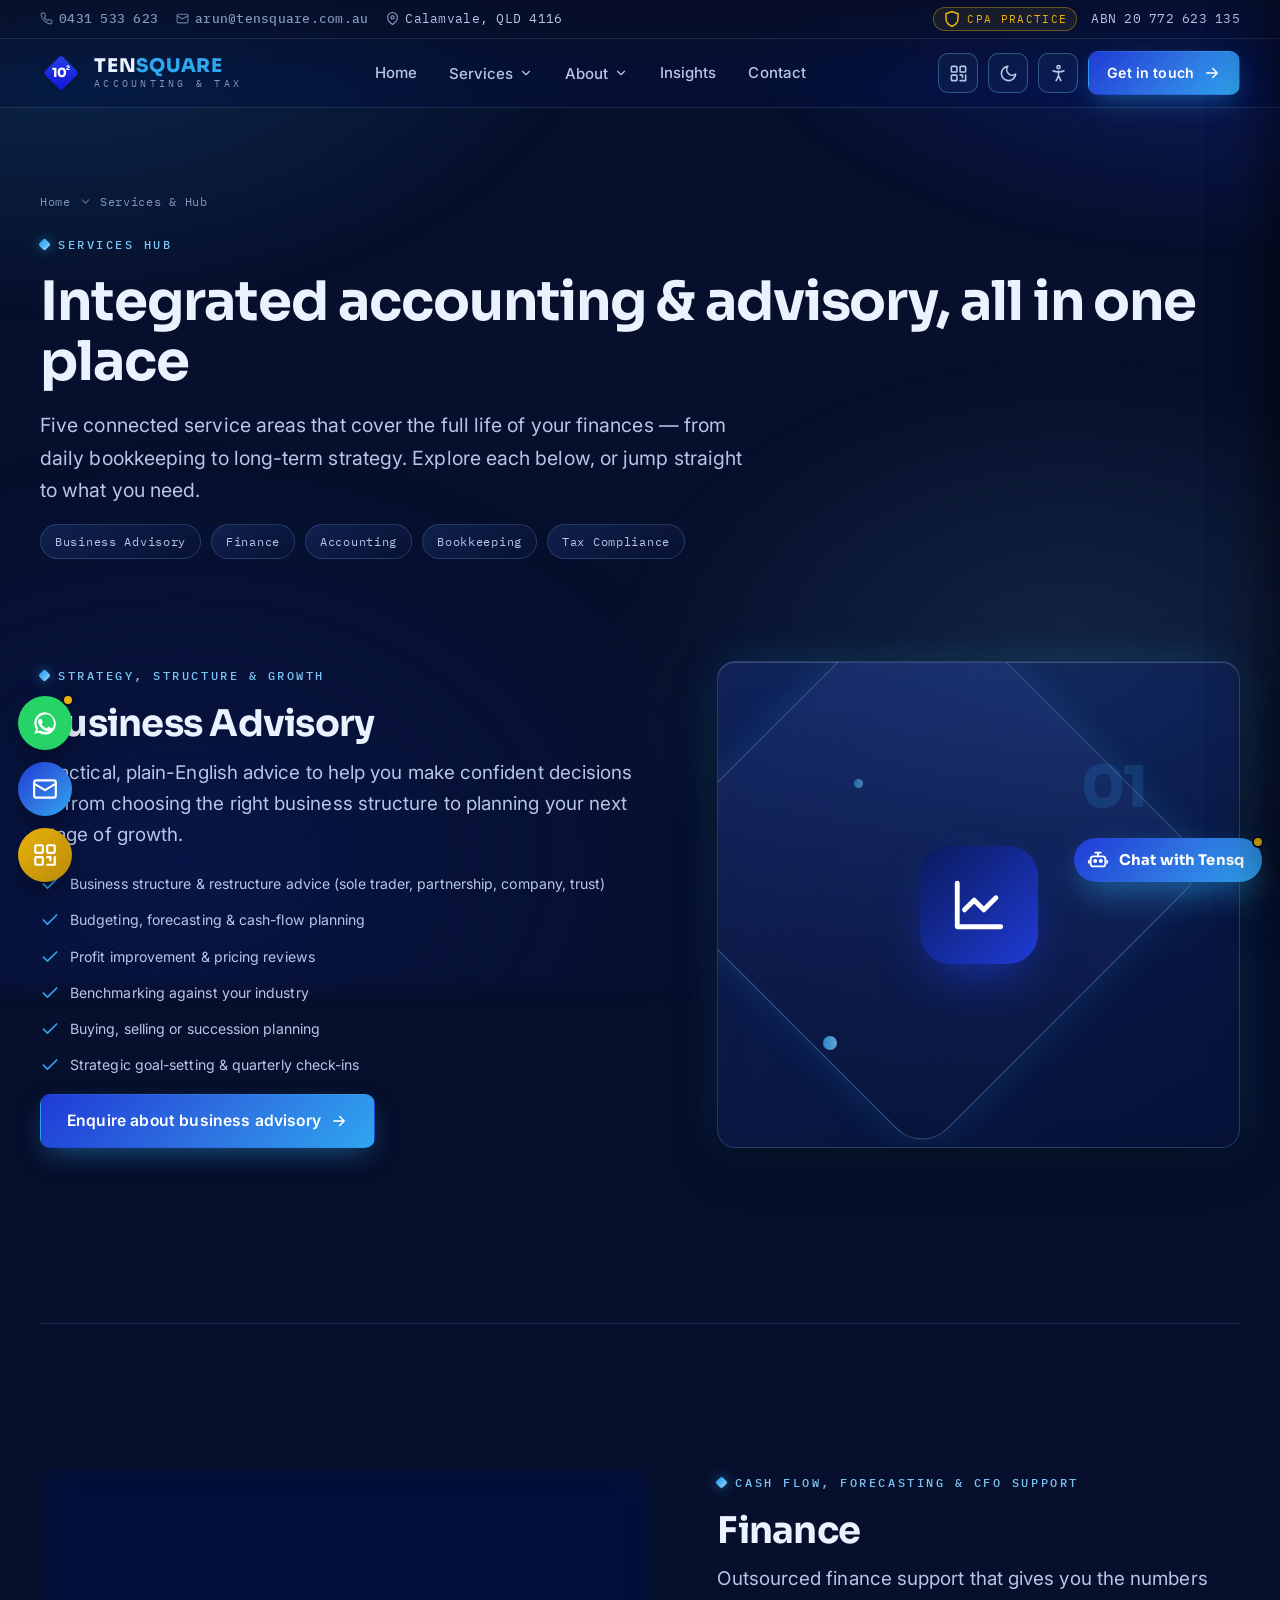
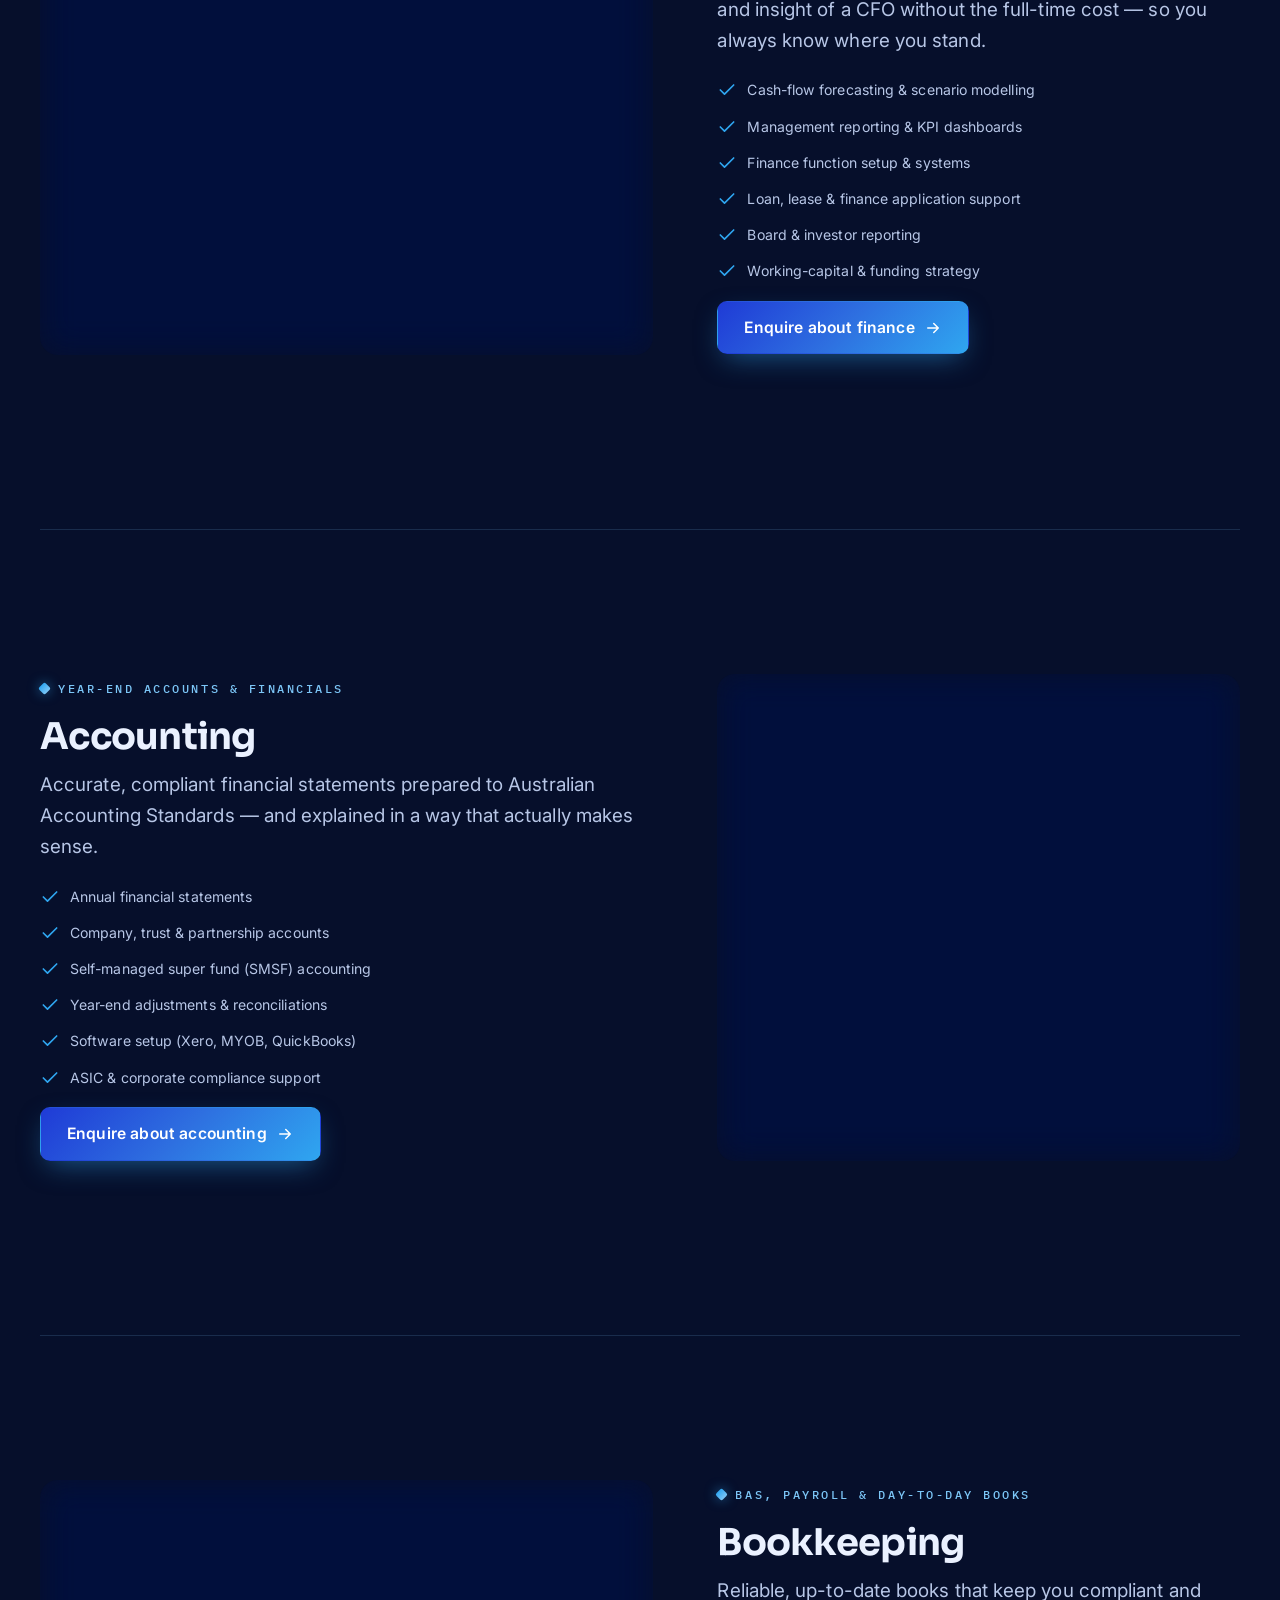
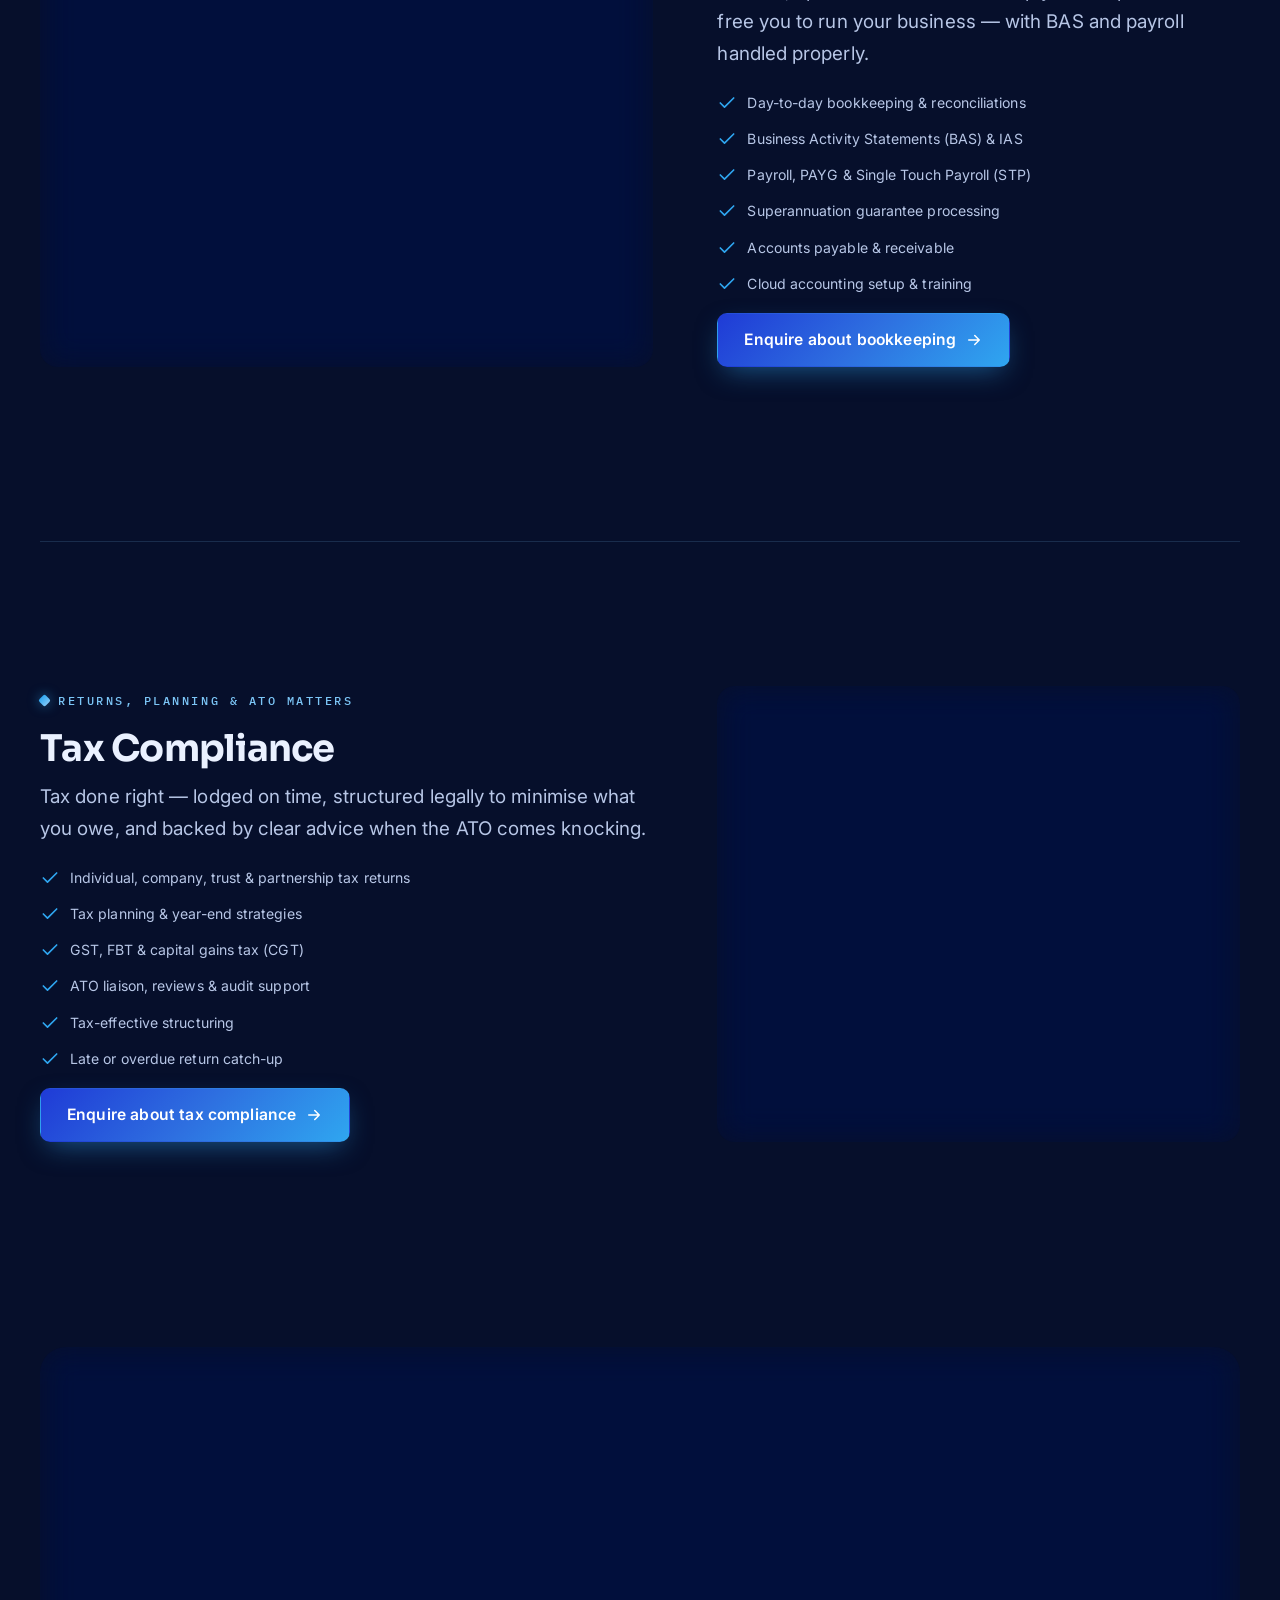
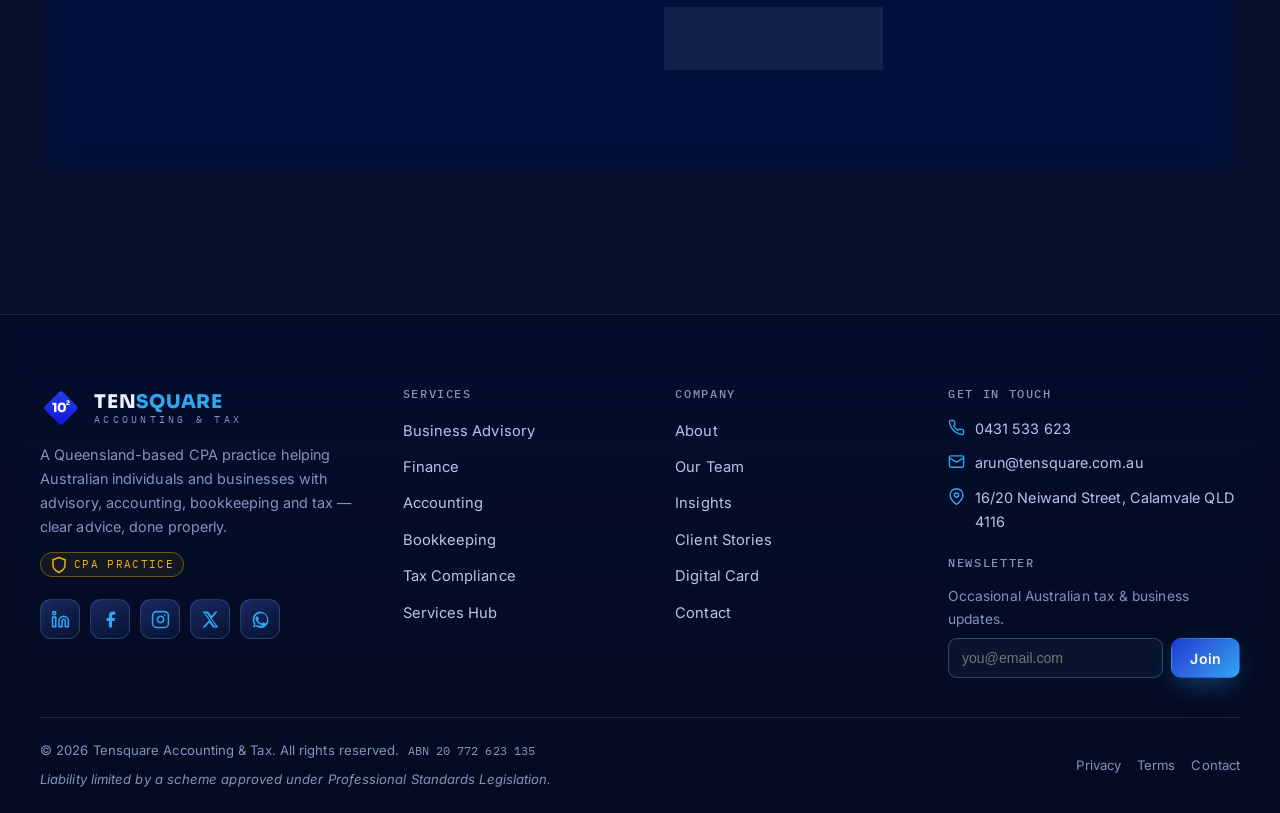
<file: services.html>
<!DOCTYPE html>
<html lang="en-AU" data-theme="dark">
<head>
<meta charset="utf-8">
<meta name="viewport" content="width=device-width, initial-scale=1">
<title>Services &amp; Hub | Tensquare Accounting &amp; Tax</title>
<meta name="description" content="Business advisory, finance, accounting, bookkeeping and tax compliance for Australian individuals and businesses &mdash; explore Tensquare&rsquo;s full services hub.">
<meta name="theme-color" content="#060F2B">
<link rel="canonical" href="https://tensquare.com.au/services.html">
<link rel="icon" href="data:image/svg+xml,%3Csvg xmlns='http://www.w3.org/2000/svg' viewBox='0 0 100 100'%3E%3Crect x='20' y='20' width='60' height='60' rx='8' transform='rotate(45 50 50)' fill='%231A1AE0'/%3E%3Ctext x='46' y='60' text-anchor='middle' font-family='sans-serif' font-weight='800' font-size='30' fill='white'%3E10%3C/text%3E%3Ctext x='66' y='42' text-anchor='middle' font-family='sans-serif' font-weight='800' font-size='15' fill='white'%3E2%3C/text%3E%3C/svg%3E">
<meta property="og:type" content="website">
<meta property="og:title" content="Services &amp; Hub | Tensquare Accounting &amp; Tax">
<meta property="og:description" content="Business advisory, finance, accounting, bookkeeping and tax compliance for Australian individuals and businesses &mdash; explore Tensquare&rsquo;s full services hub.">
<meta property="og:url" content="https://tensquare.com.au/services.html">
<meta property="og:site_name" content="Tensquare Accounting & Tax">
<meta name="twitter:card" content="summary_large_image">
<link rel="preconnect" href="https://fonts.googleapis.com">
<link rel="preconnect" href="https://fonts.gstatic.com" crossorigin>
<link href="https://fonts.googleapis.com/css2?family=Sora:wght@500;600;700;800&family=Inter:wght@400;500;600;700&family=IBM+Plex+Mono:wght@400;500&display=swap" rel="stylesheet">
<link rel="stylesheet" href="shared.css?v=2">
<script>(function(){try{var t=localStorage.getItem('tsq-theme')||'dark';document.documentElement.setAttribute('data-theme',t);var fs=localStorage.getItem('tsq-fs');if(fs)document.documentElement.style.setProperty('--a11y-fs',fs);['gray','underline','motion'].forEach(function(k){if(localStorage.getItem('tsq-a11y-'+k)==='1')document.documentElement.classList.add('a11y-'+k);});}catch(e){}})();</script>

</head>
<body>
<a href="#maincontent" class="skip">Skip to content</a>
<header class="nav">
  <div class="topbar">
    <div class="wrap">
      <div class="tb-left">
        <a class="tb-item" href="tel:0431533623"><svg class="" width="18" height="18" viewBox="0 0 24 24" fill="none" stroke="currentColor" stroke-width="2" stroke-linecap="round" stroke-linejoin="round" aria-hidden="true"><path d="M22 16.92v3a2 2 0 0 1-2.18 2 19.79 19.79 0 0 1-8.63-3.07 19.5 19.5 0 0 1-6-6 19.79 19.79 0 0 1-3.07-8.67A2 2 0 0 1 4.11 2h3a2 2 0 0 1 2 1.72c.13.96.36 1.9.7 2.81a2 2 0 0 1-.45 2.11L8.09 9.91a16 16 0 0 0 6 6l1.27-1.27a2 2 0 0 1 2.11-.45c.91.34 1.85.57 2.81.7A2 2 0 0 1 22 16.92z"/></svg>0431 533 623</a>
        <a class="tb-item hide-sm" href="mailto:arun@tensquare.com.au"><svg class="" width="18" height="18" viewBox="0 0 24 24" fill="none" stroke="currentColor" stroke-width="2" stroke-linecap="round" stroke-linejoin="round" aria-hidden="true"><rect x="2" y="4" width="20" height="16" rx="2"/><path d="m22 7-10 6L2 7"/></svg>arun@tensquare.com.au</a>
        <span class="tb-item hide-sm"><svg class="" width="18" height="18" viewBox="0 0 24 24" fill="none" stroke="currentColor" stroke-width="2" stroke-linecap="round" stroke-linejoin="round" aria-hidden="true"><path d="M21 10c0 7-9 13-9 13s-9-6-9-13a9 9 0 0 1 18 0z"/><circle cx="12" cy="10" r="3"/></svg>Calamvale, QLD 4116</span>
      </div>
      <div class="tb-right">
        <span class="cpa-chip"><svg class="" width="18" height="18" viewBox="0 0 24 24" fill="none" stroke="currentColor" stroke-width="2" stroke-linecap="round" stroke-linejoin="round" aria-hidden="true"><path d="M12 22s8-4 8-10V5l-8-3-8 3v7c0 6 8 10 8 10z"/></svg> CPA Practice</span>
        <span class="tb-item hide-sm">ABN 20 772 623 135</span>
      </div>
    </div>
  </div>
  <div class="navbar">
    <div class="wrap">
      <a class="brand" href="index.html" aria-label="Tensquare Accounting & Tax home">
        <svg class="mark" viewBox="0 0 100 100" role="img" aria-label="Tensquare mark">
  <defs>
    <linearGradient id="tsq" x1="0" y1="0" x2="1" y2="1">
      <stop offset="0" stop-color="var(--logo-diamond-1)"/>
      <stop offset="1" stop-color="var(--logo-diamond-2)"/>
    </linearGradient>
  </defs>
  <rect x="20" y="20" width="60" height="60" rx="8" transform="rotate(45 50 50)" fill="url(#tsq)"/>
  <g fill="var(--logo-glyph)">
    <text x="46" y="60" text-anchor="middle" font-family="Sora, sans-serif" font-weight="800" font-size="30" letter-spacing="-1">10</text>
    <text x="66" y="42" text-anchor="middle" font-family="Sora, sans-serif" font-weight="800" font-size="15">2</text>
  </g>
</svg>
        <span class="word"><span class="t1">TEN<b>SQUARE</b></span><span class="t2">Accounting &amp; Tax</span></span>
      </a>
      <nav aria-label="Primary">
        <ul class="menu">
          <li><a href="index.html">Home</a></li>
          <li class="has-drop"><button class="navlink" aria-haspopup="true">Services <svg class="chev" width="18" height="18" viewBox="0 0 24 24" fill="none" stroke="currentColor" stroke-width="2" stroke-linecap="round" stroke-linejoin="round" aria-hidden="true"><path d="M6 9l6 6 6-6"/></svg></button>
            <div class="dropdown"><a href="services.html#advisory"><span class="di"><svg class="" width="18" height="18" viewBox="0 0 24 24" fill="none" stroke="currentColor" stroke-width="2" stroke-linecap="round" stroke-linejoin="round" aria-hidden="true"><path d="M3 3v18h18"/><path d="m19 9-5 5-4-4-4 4"/></svg></span><span><span class="dt">Business Advisory</span><span class="dd">Strategy, structure &amp; growth</span></span></a><a href="services.html#finance"><span class="di"><svg class="" width="18" height="18" viewBox="0 0 24 24" fill="none" stroke="currentColor" stroke-width="2" stroke-linecap="round" stroke-linejoin="round" aria-hidden="true"><path d="M12 1v22M17 5H9.5a3.5 3.5 0 0 0 0 7h5a3.5 3.5 0 0 1 0 7H6"/></svg></span><span><span class="dt">Finance</span><span class="dd">Cash flow, forecasting &amp; CFO support</span></span></a><a href="services.html#accounting"><span class="di"><svg class="" width="18" height="18" viewBox="0 0 24 24" fill="none" stroke="currentColor" stroke-width="2" stroke-linecap="round" stroke-linejoin="round" aria-hidden="true"><rect x="4" y="2" width="16" height="20" rx="2"/><path d="M8 6h8M8 10h8M8 14h5"/></svg></span><span><span class="dt">Accounting</span><span class="dd">Year-end accounts &amp; financials</span></span></a><a href="services.html#bookkeeping"><span class="di"><svg class="" width="18" height="18" viewBox="0 0 24 24" fill="none" stroke="currentColor" stroke-width="2" stroke-linecap="round" stroke-linejoin="round" aria-hidden="true"><path d="M4 19.5A2.5 2.5 0 0 1 6.5 17H20"/><path d="M6.5 2H20v20H6.5A2.5 2.5 0 0 1 4 19.5v-15A2.5 2.5 0 0 1 6.5 2z"/></svg></span><span><span class="dt">Bookkeeping</span><span class="dd">BAS, payroll &amp; day-to-day books</span></span></a><a href="services.html#tax"><span class="di"><svg class="" width="18" height="18" viewBox="0 0 24 24" fill="none" stroke="currentColor" stroke-width="2" stroke-linecap="round" stroke-linejoin="round" aria-hidden="true"><path d="M3 9h18M9 21V9"/><rect x="3" y="3" width="18" height="18" rx="2"/></svg></span><span><span class="dt">Tax Compliance</span><span class="dd">Returns, planning &amp; ATO matters</span></span></a><a href="services.html"><span class="di"><svg class="" width="18" height="18" viewBox="0 0 24 24" fill="none" stroke="currentColor" stroke-width="2" stroke-linecap="round" stroke-linejoin="round" aria-hidden="true"><circle cx="12" cy="12" r="10"/><path d="M2 12h20M12 2a15 15 0 0 1 0 20 15 15 0 0 1 0-20z"/></svg></span><span><span class="dt">All Services &amp; Hub</span><span class="dd">Full services overview</span></span></a></div></li>
          <li class="has-drop"><button class="navlink" aria-haspopup="true">About <svg class="chev" width="18" height="18" viewBox="0 0 24 24" fill="none" stroke="currentColor" stroke-width="2" stroke-linecap="round" stroke-linejoin="round" aria-hidden="true"><path d="M6 9l6 6 6-6"/></svg></button>
            <div class="dropdown"><a href="about.html"><span class="di"><svg class="" width="18" height="18" viewBox="0 0 24 24" fill="none" stroke="currentColor" stroke-width="2" stroke-linecap="round" stroke-linejoin="round" aria-hidden="true"><circle cx="12" cy="12" r="10"/><path d="M12 16v-4M12 8h.01"/></svg></span><span><span class="dt">Our Story</span><span class="dd">About the practice</span></span></a><a href="team.html"><span class="di"><svg class="" width="18" height="18" viewBox="0 0 24 24" fill="none" stroke="currentColor" stroke-width="2" stroke-linecap="round" stroke-linejoin="round" aria-hidden="true"><path d="M17 21v-2a4 4 0 0 0-4-4H5a4 4 0 0 0-4 4v2"/><circle cx="9" cy="7" r="4"/><path d="M23 21v-2a4 4 0 0 0-3-3.87M16 3.13a4 4 0 0 1 0 7.75"/></svg></span><span><span class="dt">Our Team</span><span class="dd">Founder &amp; professionals</span></span></a><a href="testimonials.html"><span class="di"><svg class="" width="18" height="18" viewBox="0 0 24 24" fill="currentColor" stroke="none" aria-hidden="true"><path d="M12 2l3.09 6.26L22 9.27l-5 4.87 1.18 6.88L12 17.77l-6.18 3.25L7 14.14 2 9.27l6.91-1.01L12 2z"/></svg></span><span><span class="dt">Client Stories</span><span class="dd">Testimonials</span></span></a></div></li>
          <li><a href="insights.html">Insights</a></li>
          <li><a href="contact.html">Contact</a></li>
        </ul>
      </nav>
      <div class="nav-cta">
        <a href="business-card.html" class="icon-btn desk-only" title="Digital business card" aria-label="Digital business card"><svg class="" width="18" height="18" viewBox="0 0 24 24" fill="none" stroke="currentColor" stroke-width="2" stroke-linecap="round" stroke-linejoin="round" aria-hidden="true"><rect x="3" y="3" width="7" height="7" rx="1"/><rect x="14" y="3" width="7" height="7" rx="1"/><rect x="3" y="14" width="7" height="7" rx="1"/><path d="M14 14h3v3M21 14v7h-7"/></svg></a>
        <button class="icon-btn" id="themeToggle" title="Toggle light / dark" aria-label="Toggle light or dark theme"><svg class="" width="18" height="18" viewBox="0 0 24 24" fill="none" stroke="currentColor" stroke-width="2" stroke-linecap="round" stroke-linejoin="round" aria-hidden="true"><path d="M21 12.8A9 9 0 1 1 11.2 3a7 7 0 0 0 9.8 9.8z"/></svg></button>
        <button class="icon-btn" id="a11yToggle" title="Accessibility options" aria-label="Open accessibility options"><svg class="" width="18" height="18" viewBox="0 0 24 24" fill="none" stroke="currentColor" stroke-width="2" stroke-linecap="round" stroke-linejoin="round" aria-hidden="true"><circle cx="12" cy="4" r="2"/><path d="M19 8.5c-2 1-4.5 1.5-7 1.5s-5-.5-7-1.5M12 9v6M9 21l3-6 3 6"/></svg></button>
        <a href="contact.html" class="btn btn-primary btn-sm desk-only">Get in touch <svg class="" width="18" height="18" viewBox="0 0 24 24" fill="none" stroke="currentColor" stroke-width="2" stroke-linecap="round" stroke-linejoin="round" aria-hidden="true"><path d="M5 12h14M13 6l6 6-6 6"/></svg></a>
        <button class="icon-btn hamburger" id="hamburger" aria-label="Open menu" aria-expanded="false"><svg class="" width="18" height="18" viewBox="0 0 24 24" fill="none" stroke="currentColor" stroke-width="2" stroke-linecap="round" stroke-linejoin="round" aria-hidden="true"><path d="M3 6h18M3 12h18M3 18h18"/></svg></button>
      </div>
    </div>
  </div>
</header>

<div class="scrim" id="scrim"></div>
<aside class="mobile-menu" id="mobileMenu" aria-label="Mobile menu">
  <div class="mm-head">
    <span class="word"><span class="t1" style="color:var(--head);font-family:var(--font-d);font-weight:800;letter-spacing:.04em">TEN<b style="color:var(--azure)">SQUARE</b></span></span>
    <button class="icon-btn" id="mmClose" aria-label="Close menu"><svg class="" width="18" height="18" viewBox="0 0 24 24" fill="currentColor" stroke="none" aria-hidden="true"><path d="M18 2h3l-7.5 8.6L22 22h-6.8l-4.7-6.1L5 22H2l8-9.2L2 2h6.9l4.3 5.7L18 2zm-1.2 18h1.7L7.3 4H5.5l11.3 16z"/></svg></button>
  </div>
  <a href="index.html">Home</a>
  <div class="mm-group"><div style="padding:13px 12px;color:var(--muted);font-family:var(--font-m);font-size:.74rem;letter-spacing:.12em;text-transform:uppercase">Services</div>
    <div class="mm-sub"><a href="services.html#advisory">Business Advisory</a><a href="services.html#finance">Finance</a><a href="services.html#accounting">Accounting</a><a href="services.html#bookkeeping">Bookkeeping</a><a href="services.html#tax">Tax Compliance</a><a href="services.html">All Services &amp; Hub</a></div></div>
  <div class="mm-group"><div style="padding:13px 12px;color:var(--muted);font-family:var(--font-m);font-size:.74rem;letter-spacing:.12em;text-transform:uppercase">About</div>
    <div class="mm-sub"><a href="about.html">Our Story</a><a href="team.html">Our Team</a><a href="testimonials.html">Client Stories</a></div></div>
  <a href="insights.html">Insights</a>
  <a href="contact.html">Contact</a>
  <a href="business-card.html">Digital Business Card</a>
  <a href="contact.html" class="btn btn-primary btn-block" style="margin-top:16px">Get in touch <svg class="" width="18" height="18" viewBox="0 0 24 24" fill="none" stroke="currentColor" stroke-width="2" stroke-linecap="round" stroke-linejoin="round" aria-hidden="true"><path d="M5 12h14M13 6l6 6-6 6"/></svg></a>
</aside>

<aside class="a11y-panel" id="a11yPanel" aria-label="Accessibility options">
  <div class="mm-head"><div><h3>Accessibility</h3></div><button class="icon-btn" id="a11yClose" aria-label="Close accessibility panel"><svg class="" width="18" height="18" viewBox="0 0 24 24" fill="currentColor" stroke="none" aria-hidden="true"><path d="M18 2h3l-7.5 8.6L22 22h-6.8l-4.7-6.1L5 22H2l8-9.2L2 2h6.9l4.3 5.7L18 2zm-1.2 18h1.7L7.3 4H5.5l11.3 16z"/></svg></button></div>
  <p class="sub">Adjust the site for comfort. Your choices are remembered on this device.</p>
  <div class="a11y-row"><div><div class="lab">Text size</div><div class="desc">Scale all text (90&ndash;140%)</div></div>
    <div class="a11y-ctrl"><button id="fsMinus" aria-label="Decrease text size">A&minus;</button><button id="fsPlus" aria-label="Increase text size">A+</button></div></div>
  <div class="a11y-row"><div><div class="lab">Grayscale</div><div class="desc">Remove colour</div></div><button class="switch" id="swGray" role="switch" aria-checked="false" aria-label="Toggle grayscale"></button></div>
  <div class="a11y-row"><div><div class="lab">Underline links</div><div class="desc">Underline every link</div></div><button class="switch" id="swUnder" role="switch" aria-checked="false" aria-label="Toggle underline links"></button></div>
  <div class="a11y-row"><div><div class="lab">Reduce motion</div><div class="desc">Stop animations</div></div><button class="switch" id="swMotion" role="switch" aria-checked="false" aria-label="Toggle reduce motion"></button></div>
  <button class="btn btn-ghost btn-block" id="a11yReset" style="margin-top:18px">Reset all</button>
</aside>

<main id="maincontent">

<section class="page-hero">
  <div class="wrap">
    <div class="crumbs"><a href="index.html">Home</a> <svg class="" width="18" height="18" viewBox="0 0 24 24" fill="none" stroke="currentColor" stroke-width="2" stroke-linecap="round" stroke-linejoin="round" aria-hidden="true"><path d="M6 9l6 6 6-6"/></svg> <span>Services &amp; Hub</span></div>
    <span class="eyebrow">Services Hub</span>
    <h1 style="font-size:clamp(2rem,5vw,3.4rem);letter-spacing:-.02em;margin-bottom:16px">Integrated accounting &amp; advisory, all in one place</h1>
    <p class="lead" style="max-width:720px">Five connected service areas that cover the full life of your finances &mdash; from daily bookkeeping to long-term strategy. Explore each below, or jump straight to what you need.</p>
    <div class="pill-row"><a href="#advisory" class="pill">Business Advisory</a><a href="#finance" class="pill">Finance</a><a href="#accounting" class="pill">Accounting</a><a href="#bookkeeping" class="pill">Bookkeeping</a><a href="#tax" class="pill">Tax Compliance</a></div>
  </div>
</section>

<section class="section" id="advisory" style="padding-top:clamp(40px,6vw,72px);scroll-margin-top:90px">
  <div class="wrap">
    <div class="hero-grid" style="align-items:center"><div>
  <span class="eyebrow">Strategy, structure &amp; growth</span>
  <h2 style="font-size:clamp(1.6rem,3.2vw,2.3rem);margin-bottom:12px">Business Advisory</h2>
  <p class="lead" style="margin-bottom:22px">Practical, plain-English advice to help you make confident decisions &mdash; from choosing the right business structure to planning your next stage of growth.</p>
  <div class="ticks"><div class="checkrow"><svg class="" width="18" height="18" viewBox="0 0 24 24" fill="none" stroke="currentColor" stroke-width="2" stroke-linecap="round" stroke-linejoin="round" aria-hidden="true"><path d="M20 6 9 17l-5-5"/></svg><span>Business structure &amp; restructure advice (sole trader, partnership, company, trust)</span></div><div class="checkrow"><svg class="" width="18" height="18" viewBox="0 0 24 24" fill="none" stroke="currentColor" stroke-width="2" stroke-linecap="round" stroke-linejoin="round" aria-hidden="true"><path d="M20 6 9 17l-5-5"/></svg><span>Budgeting, forecasting &amp; cash-flow planning</span></div><div class="checkrow"><svg class="" width="18" height="18" viewBox="0 0 24 24" fill="none" stroke="currentColor" stroke-width="2" stroke-linecap="round" stroke-linejoin="round" aria-hidden="true"><path d="M20 6 9 17l-5-5"/></svg><span>Profit improvement &amp; pricing reviews</span></div><div class="checkrow"><svg class="" width="18" height="18" viewBox="0 0 24 24" fill="none" stroke="currentColor" stroke-width="2" stroke-linecap="round" stroke-linejoin="round" aria-hidden="true"><path d="M20 6 9 17l-5-5"/></svg><span>Benchmarking against your industry</span></div><div class="checkrow"><svg class="" width="18" height="18" viewBox="0 0 24 24" fill="none" stroke="currentColor" stroke-width="2" stroke-linecap="round" stroke-linejoin="round" aria-hidden="true"><path d="M20 6 9 17l-5-5"/></svg><span>Buying, selling or succession planning</span></div><div class="checkrow"><svg class="" width="18" height="18" viewBox="0 0 24 24" fill="none" stroke="currentColor" stroke-width="2" stroke-linecap="round" stroke-linejoin="round" aria-hidden="true"><path d="M20 6 9 17l-5-5"/></svg><span>Strategic goal-setting &amp; quarterly check-ins</span></div></div>
  <div class="pill-row"><a href="contact.html" class="btn btn-primary">Enquire about business advisory <svg class="" width="18" height="18" viewBox="0 0 24 24" fill="none" stroke="currentColor" stroke-width="2" stroke-linecap="round" stroke-linejoin="round" aria-hidden="true"><path d="M5 12h14M13 6l6 6-6 6"/></svg></a></div>
</div><div class="card glass glow svc-visual">
  <span class="svc-num">01</span>
  <span class="svc-dot d1"></span><span class="svc-dot d2"></span>
  <span class="svc-ic"><svg class="" width="18" height="18" viewBox="0 0 24 24" fill="none" stroke="currentColor" stroke-width="2" stroke-linecap="round" stroke-linejoin="round" aria-hidden="true"><path d="M3 3v18h18"/><path d="m19 9-5 5-4-4-4 4"/></svg></span>
</div></div>
  </div>
</section>
<div class="wrap"><div class="divider"></div></div>
<section class="section" id="finance" style="padding-top:clamp(40px,6vw,72px);scroll-margin-top:90px">
  <div class="wrap">
    <div class="hero-grid" style="align-items:center"><div class="card glass glow svc-visual">
  <span class="svc-num">02</span>
  <span class="svc-dot d1"></span><span class="svc-dot d2"></span>
  <span class="svc-ic"><svg class="" width="18" height="18" viewBox="0 0 24 24" fill="none" stroke="currentColor" stroke-width="2" stroke-linecap="round" stroke-linejoin="round" aria-hidden="true"><path d="M12 1v22M17 5H9.5a3.5 3.5 0 0 0 0 7h5a3.5 3.5 0 0 1 0 7H6"/></svg></span>
</div><div>
  <span class="eyebrow">Cash flow, forecasting &amp; CFO support</span>
  <h2 style="font-size:clamp(1.6rem,3.2vw,2.3rem);margin-bottom:12px">Finance</h2>
  <p class="lead" style="margin-bottom:22px">Outsourced finance support that gives you the numbers and insight of a CFO without the full-time cost &mdash; so you always know where you stand.</p>
  <div class="ticks"><div class="checkrow"><svg class="" width="18" height="18" viewBox="0 0 24 24" fill="none" stroke="currentColor" stroke-width="2" stroke-linecap="round" stroke-linejoin="round" aria-hidden="true"><path d="M20 6 9 17l-5-5"/></svg><span>Cash-flow forecasting &amp; scenario modelling</span></div><div class="checkrow"><svg class="" width="18" height="18" viewBox="0 0 24 24" fill="none" stroke="currentColor" stroke-width="2" stroke-linecap="round" stroke-linejoin="round" aria-hidden="true"><path d="M20 6 9 17l-5-5"/></svg><span>Management reporting &amp; KPI dashboards</span></div><div class="checkrow"><svg class="" width="18" height="18" viewBox="0 0 24 24" fill="none" stroke="currentColor" stroke-width="2" stroke-linecap="round" stroke-linejoin="round" aria-hidden="true"><path d="M20 6 9 17l-5-5"/></svg><span>Finance function setup &amp; systems</span></div><div class="checkrow"><svg class="" width="18" height="18" viewBox="0 0 24 24" fill="none" stroke="currentColor" stroke-width="2" stroke-linecap="round" stroke-linejoin="round" aria-hidden="true"><path d="M20 6 9 17l-5-5"/></svg><span>Loan, lease &amp; finance application support</span></div><div class="checkrow"><svg class="" width="18" height="18" viewBox="0 0 24 24" fill="none" stroke="currentColor" stroke-width="2" stroke-linecap="round" stroke-linejoin="round" aria-hidden="true"><path d="M20 6 9 17l-5-5"/></svg><span>Board &amp; investor reporting</span></div><div class="checkrow"><svg class="" width="18" height="18" viewBox="0 0 24 24" fill="none" stroke="currentColor" stroke-width="2" stroke-linecap="round" stroke-linejoin="round" aria-hidden="true"><path d="M20 6 9 17l-5-5"/></svg><span>Working-capital &amp; funding strategy</span></div></div>
  <div class="pill-row"><a href="contact.html" class="btn btn-primary">Enquire about finance <svg class="" width="18" height="18" viewBox="0 0 24 24" fill="none" stroke="currentColor" stroke-width="2" stroke-linecap="round" stroke-linejoin="round" aria-hidden="true"><path d="M5 12h14M13 6l6 6-6 6"/></svg></a></div>
</div></div>
  </div>
</section>
<div class="wrap"><div class="divider"></div></div>
<section class="section" id="accounting" style="padding-top:clamp(40px,6vw,72px);scroll-margin-top:90px">
  <div class="wrap">
    <div class="hero-grid" style="align-items:center"><div>
  <span class="eyebrow">Year-end accounts &amp; financials</span>
  <h2 style="font-size:clamp(1.6rem,3.2vw,2.3rem);margin-bottom:12px">Accounting</h2>
  <p class="lead" style="margin-bottom:22px">Accurate, compliant financial statements prepared to Australian Accounting Standards &mdash; and explained in a way that actually makes sense.</p>
  <div class="ticks"><div class="checkrow"><svg class="" width="18" height="18" viewBox="0 0 24 24" fill="none" stroke="currentColor" stroke-width="2" stroke-linecap="round" stroke-linejoin="round" aria-hidden="true"><path d="M20 6 9 17l-5-5"/></svg><span>Annual financial statements</span></div><div class="checkrow"><svg class="" width="18" height="18" viewBox="0 0 24 24" fill="none" stroke="currentColor" stroke-width="2" stroke-linecap="round" stroke-linejoin="round" aria-hidden="true"><path d="M20 6 9 17l-5-5"/></svg><span>Company, trust &amp; partnership accounts</span></div><div class="checkrow"><svg class="" width="18" height="18" viewBox="0 0 24 24" fill="none" stroke="currentColor" stroke-width="2" stroke-linecap="round" stroke-linejoin="round" aria-hidden="true"><path d="M20 6 9 17l-5-5"/></svg><span>Self-managed super fund (SMSF) accounting</span></div><div class="checkrow"><svg class="" width="18" height="18" viewBox="0 0 24 24" fill="none" stroke="currentColor" stroke-width="2" stroke-linecap="round" stroke-linejoin="round" aria-hidden="true"><path d="M20 6 9 17l-5-5"/></svg><span>Year-end adjustments &amp; reconciliations</span></div><div class="checkrow"><svg class="" width="18" height="18" viewBox="0 0 24 24" fill="none" stroke="currentColor" stroke-width="2" stroke-linecap="round" stroke-linejoin="round" aria-hidden="true"><path d="M20 6 9 17l-5-5"/></svg><span>Software setup (Xero, MYOB, QuickBooks)</span></div><div class="checkrow"><svg class="" width="18" height="18" viewBox="0 0 24 24" fill="none" stroke="currentColor" stroke-width="2" stroke-linecap="round" stroke-linejoin="round" aria-hidden="true"><path d="M20 6 9 17l-5-5"/></svg><span>ASIC &amp; corporate compliance support</span></div></div>
  <div class="pill-row"><a href="contact.html" class="btn btn-primary">Enquire about accounting <svg class="" width="18" height="18" viewBox="0 0 24 24" fill="none" stroke="currentColor" stroke-width="2" stroke-linecap="round" stroke-linejoin="round" aria-hidden="true"><path d="M5 12h14M13 6l6 6-6 6"/></svg></a></div>
</div><div class="card glass glow svc-visual">
  <span class="svc-num">03</span>
  <span class="svc-dot d1"></span><span class="svc-dot d2"></span>
  <span class="svc-ic"><svg class="" width="18" height="18" viewBox="0 0 24 24" fill="none" stroke="currentColor" stroke-width="2" stroke-linecap="round" stroke-linejoin="round" aria-hidden="true"><rect x="4" y="2" width="16" height="20" rx="2"/><path d="M8 6h8M8 10h8M8 14h5"/></svg></span>
</div></div>
  </div>
</section>
<div class="wrap"><div class="divider"></div></div>
<section class="section" id="bookkeeping" style="padding-top:clamp(40px,6vw,72px);scroll-margin-top:90px">
  <div class="wrap">
    <div class="hero-grid" style="align-items:center"><div class="card glass glow svc-visual">
  <span class="svc-num">04</span>
  <span class="svc-dot d1"></span><span class="svc-dot d2"></span>
  <span class="svc-ic"><svg class="" width="18" height="18" viewBox="0 0 24 24" fill="none" stroke="currentColor" stroke-width="2" stroke-linecap="round" stroke-linejoin="round" aria-hidden="true"><path d="M4 19.5A2.5 2.5 0 0 1 6.5 17H20"/><path d="M6.5 2H20v20H6.5A2.5 2.5 0 0 1 4 19.5v-15A2.5 2.5 0 0 1 6.5 2z"/></svg></span>
</div><div>
  <span class="eyebrow">BAS, payroll &amp; day-to-day books</span>
  <h2 style="font-size:clamp(1.6rem,3.2vw,2.3rem);margin-bottom:12px">Bookkeeping</h2>
  <p class="lead" style="margin-bottom:22px">Reliable, up-to-date books that keep you compliant and free you to run your business &mdash; with BAS and payroll handled properly.</p>
  <div class="ticks"><div class="checkrow"><svg class="" width="18" height="18" viewBox="0 0 24 24" fill="none" stroke="currentColor" stroke-width="2" stroke-linecap="round" stroke-linejoin="round" aria-hidden="true"><path d="M20 6 9 17l-5-5"/></svg><span>Day-to-day bookkeeping &amp; reconciliations</span></div><div class="checkrow"><svg class="" width="18" height="18" viewBox="0 0 24 24" fill="none" stroke="currentColor" stroke-width="2" stroke-linecap="round" stroke-linejoin="round" aria-hidden="true"><path d="M20 6 9 17l-5-5"/></svg><span>Business Activity Statements (BAS) &amp; IAS</span></div><div class="checkrow"><svg class="" width="18" height="18" viewBox="0 0 24 24" fill="none" stroke="currentColor" stroke-width="2" stroke-linecap="round" stroke-linejoin="round" aria-hidden="true"><path d="M20 6 9 17l-5-5"/></svg><span>Payroll, PAYG &amp; Single Touch Payroll (STP)</span></div><div class="checkrow"><svg class="" width="18" height="18" viewBox="0 0 24 24" fill="none" stroke="currentColor" stroke-width="2" stroke-linecap="round" stroke-linejoin="round" aria-hidden="true"><path d="M20 6 9 17l-5-5"/></svg><span>Superannuation guarantee processing</span></div><div class="checkrow"><svg class="" width="18" height="18" viewBox="0 0 24 24" fill="none" stroke="currentColor" stroke-width="2" stroke-linecap="round" stroke-linejoin="round" aria-hidden="true"><path d="M20 6 9 17l-5-5"/></svg><span>Accounts payable &amp; receivable</span></div><div class="checkrow"><svg class="" width="18" height="18" viewBox="0 0 24 24" fill="none" stroke="currentColor" stroke-width="2" stroke-linecap="round" stroke-linejoin="round" aria-hidden="true"><path d="M20 6 9 17l-5-5"/></svg><span>Cloud accounting setup &amp; training</span></div></div>
  <div class="pill-row"><a href="contact.html" class="btn btn-primary">Enquire about bookkeeping <svg class="" width="18" height="18" viewBox="0 0 24 24" fill="none" stroke="currentColor" stroke-width="2" stroke-linecap="round" stroke-linejoin="round" aria-hidden="true"><path d="M5 12h14M13 6l6 6-6 6"/></svg></a></div>
</div></div>
  </div>
</section>
<div class="wrap"><div class="divider"></div></div>
<section class="section" id="tax" style="padding-top:clamp(40px,6vw,72px);scroll-margin-top:90px">
  <div class="wrap">
    <div class="hero-grid" style="align-items:center"><div>
  <span class="eyebrow">Returns, planning &amp; ATO matters</span>
  <h2 style="font-size:clamp(1.6rem,3.2vw,2.3rem);margin-bottom:12px">Tax Compliance</h2>
  <p class="lead" style="margin-bottom:22px">Tax done right &mdash; lodged on time, structured legally to minimise what you owe, and backed by clear advice when the ATO comes knocking.</p>
  <div class="ticks"><div class="checkrow"><svg class="" width="18" height="18" viewBox="0 0 24 24" fill="none" stroke="currentColor" stroke-width="2" stroke-linecap="round" stroke-linejoin="round" aria-hidden="true"><path d="M20 6 9 17l-5-5"/></svg><span>Individual, company, trust &amp; partnership tax returns</span></div><div class="checkrow"><svg class="" width="18" height="18" viewBox="0 0 24 24" fill="none" stroke="currentColor" stroke-width="2" stroke-linecap="round" stroke-linejoin="round" aria-hidden="true"><path d="M20 6 9 17l-5-5"/></svg><span>Tax planning &amp; year-end strategies</span></div><div class="checkrow"><svg class="" width="18" height="18" viewBox="0 0 24 24" fill="none" stroke="currentColor" stroke-width="2" stroke-linecap="round" stroke-linejoin="round" aria-hidden="true"><path d="M20 6 9 17l-5-5"/></svg><span>GST, FBT &amp; capital gains tax (CGT)</span></div><div class="checkrow"><svg class="" width="18" height="18" viewBox="0 0 24 24" fill="none" stroke="currentColor" stroke-width="2" stroke-linecap="round" stroke-linejoin="round" aria-hidden="true"><path d="M20 6 9 17l-5-5"/></svg><span>ATO liaison, reviews &amp; audit support</span></div><div class="checkrow"><svg class="" width="18" height="18" viewBox="0 0 24 24" fill="none" stroke="currentColor" stroke-width="2" stroke-linecap="round" stroke-linejoin="round" aria-hidden="true"><path d="M20 6 9 17l-5-5"/></svg><span>Tax-effective structuring</span></div><div class="checkrow"><svg class="" width="18" height="18" viewBox="0 0 24 24" fill="none" stroke="currentColor" stroke-width="2" stroke-linecap="round" stroke-linejoin="round" aria-hidden="true"><path d="M20 6 9 17l-5-5"/></svg><span>Late or overdue return catch-up</span></div></div>
  <div class="pill-row"><a href="contact.html" class="btn btn-primary">Enquire about tax compliance <svg class="" width="18" height="18" viewBox="0 0 24 24" fill="none" stroke="currentColor" stroke-width="2" stroke-linecap="round" stroke-linejoin="round" aria-hidden="true"><path d="M5 12h14M13 6l6 6-6 6"/></svg></a></div>
</div><div class="card glass glow svc-visual">
  <span class="svc-num">05</span>
  <span class="svc-dot d1"></span><span class="svc-dot d2"></span>
  <span class="svc-ic"><svg class="" width="18" height="18" viewBox="0 0 24 24" fill="none" stroke="currentColor" stroke-width="2" stroke-linecap="round" stroke-linejoin="round" aria-hidden="true"><path d="M3 9h18M9 21V9"/><rect x="3" y="3" width="18" height="18" rx="2"/></svg></span>
</div></div>
  </div>
</section>


<section class="section">
  <div class="wrap">
    <div class="cta-band glass glow">
      <span class="eyebrow" style="justify-content:center"><svg class="" width="18" height="18" viewBox="0 0 24 24" fill="none" stroke="currentColor" stroke-width="2" stroke-linecap="round" stroke-linejoin="round" aria-hidden="true"><path d="M12 3v4M12 17v4M3 12h4M17 12h4M5.6 5.6l2.8 2.8M15.6 15.6l2.8 2.8M18.4 5.6l-2.8 2.8M8.4 15.6l-2.8 2.8"/></svg> Let&rsquo;s talk</span>
      <h2 style="font-size:clamp(1.8rem,4vw,2.8rem);margin-bottom:14px">Not sure where to start?</h2>
      <p class="kicker" style="max-width:620px;margin:0 auto 26px">Tell us about your situation and we&rsquo;ll recommend the right mix of services &mdash; no obligation.</p>
      <div class="hero-cta" style="justify-content:center"><a href="contact.html" class="btn btn-primary btn-lg">Book a consultation <svg class="" width="18" height="18" viewBox="0 0 24 24" fill="none" stroke="currentColor" stroke-width="2" stroke-linecap="round" stroke-linejoin="round" aria-hidden="true"><path d="M5 12h14M13 6l6 6-6 6"/></svg></a><a href="about.html" class="btn btn-ghost btn-lg">About the practice</a></div>
    </div>
  </div>
</section>

</main>

<footer class="site">
  <div class="wrap">
    <div class="footer-main">
      <div class="f-about">
        <a class="brand" href="index.html" aria-label="Tensquare Accounting & Tax home"><svg class="mark" viewBox="0 0 100 100" role="img" aria-label="Tensquare mark">
  <defs>
    <linearGradient id="tsq" x1="0" y1="0" x2="1" y2="1">
      <stop offset="0" stop-color="var(--logo-diamond-1)"/>
      <stop offset="1" stop-color="var(--logo-diamond-2)"/>
    </linearGradient>
  </defs>
  <rect x="20" y="20" width="60" height="60" rx="8" transform="rotate(45 50 50)" fill="url(#tsq)"/>
  <g fill="var(--logo-glyph)">
    <text x="46" y="60" text-anchor="middle" font-family="Sora, sans-serif" font-weight="800" font-size="30" letter-spacing="-1">10</text>
    <text x="66" y="42" text-anchor="middle" font-family="Sora, sans-serif" font-weight="800" font-size="15">2</text>
  </g>
</svg>
          <span class="word"><span class="t1">TEN<b>SQUARE</b></span><span class="t2">Accounting &amp; Tax</span></span></a>
        <p>A Queensland-based CPA practice helping Australian individuals and businesses with advisory, accounting, bookkeeping and tax &mdash; clear advice, done properly.</p>
        <span class="cpa-chip"><svg class="" width="18" height="18" viewBox="0 0 24 24" fill="none" stroke="currentColor" stroke-width="2" stroke-linecap="round" stroke-linejoin="round" aria-hidden="true"><path d="M12 22s8-4 8-10V5l-8-3-8 3v7c0 6 8 10 8 10z"/></svg> CPA Practice</span>
        <div class="socials" aria-label="Social media">
          <a href="https://www.linkedin.com/company/tensquare-accounting-tax" target="_blank" rel="noopener" aria-label="LinkedIn" title="LinkedIn"><svg class="" width="18" height="18" viewBox="0 0 24 24" fill="none" stroke="currentColor" stroke-width="2" stroke-linecap="round" stroke-linejoin="round" aria-hidden="true"><path d="M16 8a6 6 0 0 1 6 6v7h-4v-7a2 2 0 0 0-4 0v7h-4v-7a6 6 0 0 1 6-6z"/><rect x="2" y="9" width="4" height="12"/><circle cx="4" cy="4" r="2"/></svg></a>
          <a href="https://www.facebook.com/tensquareaccounting" target="_blank" rel="noopener" aria-label="Facebook" title="Facebook"><svg class="" width="18" height="18" viewBox="0 0 24 24" fill="currentColor" stroke="none" aria-hidden="true"><path d="M18 2h-3a5 5 0 0 0-5 5v3H7v4h3v8h4v-8h3l1-4h-4V7a1 1 0 0 1 1-1h3z"/></svg></a>
          <a href="https://www.instagram.com/tensquareaccounting" target="_blank" rel="noopener" aria-label="Instagram" title="Instagram"><svg class="" width="18" height="18" viewBox="0 0 24 24" fill="none" stroke="currentColor" stroke-width="2" stroke-linecap="round" stroke-linejoin="round" aria-hidden="true"><rect x="2" y="2" width="20" height="20" rx="5"/><path d="M16 11.37A4 4 0 1 1 12.63 8 4 4 0 0 1 16 11.37z"/><line x1="17.5" y1="6.5" x2="17.51" y2="6.5"/></svg></a>
          <a href="https://x.com/tensquare_au" target="_blank" rel="noopener" aria-label="X (Twitter)" title="X (Twitter)"><svg class="" width="18" height="18" viewBox="0 0 24 24" fill="currentColor" stroke="none" aria-hidden="true"><path d="M18 2h3l-7.5 8.6L22 22h-6.8l-4.7-6.1L5 22H2l8-9.2L2 2h6.9l4.3 5.7L18 2zm-1.2 18h1.7L7.3 4H5.5l11.3 16z"/></svg></a>
          <a href="https://wa.me/61431533623" target="_blank" rel="noopener" aria-label="WhatsApp" title="WhatsApp"><svg class="" width="18" height="18" viewBox="0 0 24 24" fill="currentColor" stroke="none" aria-hidden="true"><path d="M12.04 2C6.58 2 2.13 6.45 2.13 11.91c0 2.1.55 4.15 1.6 5.96L2 22l4.25-1.11a9.9 9.9 0 0 0 5.78 1.84h.01c5.46 0 9.91-4.45 9.91-9.91 0-2.65-1.03-5.14-2.9-7.01A9.82 9.82 0 0 0 12.04 2Zm0 1.67c2.2 0 4.27.86 5.83 2.42a8.2 8.2 0 0 1 2.42 5.82c0 4.54-3.7 8.24-8.24 8.24h-.01a8.2 8.2 0 0 1-4.19-1.15l-.3-.18-2.52.66.67-2.46-.2-.31a8.22 8.22 0 0 1-1.26-4.38c0-4.54 3.7-8.24 8.25-8.24Zm-4.51 4.4c-.21 0-.55.08-.84.39-.29.31-1.1 1.08-1.1 2.63 0 1.55 1.13 3.05 1.29 3.26.16.21 2.22 3.39 5.38 4.62 2.63 1.04 3.16.83 3.73.78.57-.05 1.84-.75 2.1-1.48.26-.73.26-1.35.18-1.48-.08-.13-.29-.21-.6-.37-.31-.16-1.84-.91-2.13-1.01-.29-.1-.5-.16-.71.16-.21.31-.81 1.01-.99 1.22-.18.21-.37.23-.68.08-.31-.16-1.31-.48-2.5-1.54-.92-.82-1.54-1.84-1.72-2.15-.18-.31-.02-.48.13-.63.14-.14.31-.37.47-.55.16-.18.21-.31.31-.52.1-.21.05-.39-.03-.55-.08-.16-.71-1.71-.98-2.34-.26-.62-.52-.53-.71-.54l-.6-.01Z"/></svg></a>
        </div>
      </div>
      <div><h4>Services</h4><ul><li><a href="services.html#advisory">Business Advisory</a></li><li><a href="services.html#finance">Finance</a></li><li><a href="services.html#accounting">Accounting</a></li><li><a href="services.html#bookkeeping">Bookkeeping</a></li><li><a href="services.html#tax">Tax Compliance</a></li><li><a href="services.html">Services Hub</a></li></ul></div>
      <div><h4>Company</h4><ul>
        <li><a href="about.html">About</a></li>
        <li><a href="team.html">Our Team</a></li>
        <li><a href="insights.html">Insights</a></li>
        <li><a href="testimonials.html">Client Stories</a></li>
        <li><a href="business-card.html">Digital Card</a></li>
        <li><a href="contact.html">Contact</a></li>
      </ul></div>
      <div>
        <h4>Get in touch</h4>
        <div class="f-contact">
          <a href="tel:0431533623"><svg class="" width="18" height="18" viewBox="0 0 24 24" fill="none" stroke="currentColor" stroke-width="2" stroke-linecap="round" stroke-linejoin="round" aria-hidden="true"><path d="M22 16.92v3a2 2 0 0 1-2.18 2 19.79 19.79 0 0 1-8.63-3.07 19.5 19.5 0 0 1-6-6 19.79 19.79 0 0 1-3.07-8.67A2 2 0 0 1 4.11 2h3a2 2 0 0 1 2 1.72c.13.96.36 1.9.7 2.81a2 2 0 0 1-.45 2.11L8.09 9.91a16 16 0 0 0 6 6l1.27-1.27a2 2 0 0 1 2.11-.45c.91.34 1.85.57 2.81.7A2 2 0 0 1 22 16.92z"/></svg><span>0431 533 623</span></a>
          <a href="mailto:arun@tensquare.com.au"><svg class="" width="18" height="18" viewBox="0 0 24 24" fill="none" stroke="currentColor" stroke-width="2" stroke-linecap="round" stroke-linejoin="round" aria-hidden="true"><rect x="2" y="4" width="20" height="16" rx="2"/><path d="m22 7-10 6L2 7"/></svg><span>arun@tensquare.com.au</span></a>
          <a href="https://www.google.com/maps/search/?api=1&amp;query=16/20+Neiwand+Street,+Calamvale+QLD+4116" target="_blank" rel="noopener"><svg class="" width="18" height="18" viewBox="0 0 24 24" fill="none" stroke="currentColor" stroke-width="2" stroke-linecap="round" stroke-linejoin="round" aria-hidden="true"><path d="M21 10c0 7-9 13-9 13s-9-6-9-13a9 9 0 0 1 18 0z"/><circle cx="12" cy="10" r="3"/></svg><span>16/20 Neiwand Street, Calamvale QLD 4116</span></a>
        </div>
        <h4 style="margin-top:22px">Newsletter</h4>
        <p style="font-size:.86rem;color:var(--muted);margin-bottom:6px">Occasional Australian tax &amp; business updates.</p>
        <form class="news-form" id="newsForm">
          <input type="email" id="newsEmail" placeholder="you@email.com" aria-label="Email for newsletter" required>
          <button class="btn btn-primary btn-sm" type="submit">Join</button>
        </form>
        <div class="form-status" id="newsStatus"></div>
      </div>
    </div>
    <div class="footer-bottom">
      <div>
        <p>&copy; 2026 Tensquare Accounting & Tax. All rights reserved. &nbsp;<span class="abn-line">ABN 20 772 623 135</span></p>
        <p class="psl">Liability limited by a scheme approved under Professional Standards Legislation.</p>
      </div>
      <div class="legal-links">
        <a href="privacy.html">Privacy</a>
        <a href="terms.html">Terms</a>
        <a href="contact.html">Contact</a>
      </div>
    </div>
  </div>
</footer>

<div class="floats">
  <button class="float-btn float-wa" id="waOpen" aria-label="Chat on WhatsApp" title="WhatsApp"><svg class="" width="18" height="18" viewBox="0 0 24 24" fill="currentColor" stroke="none" aria-hidden="true"><path d="M12.04 2C6.58 2 2.13 6.45 2.13 11.91c0 2.1.55 4.15 1.6 5.96L2 22l4.25-1.11a9.9 9.9 0 0 0 5.78 1.84h.01c5.46 0 9.91-4.45 9.91-9.91 0-2.65-1.03-5.14-2.9-7.01A9.82 9.82 0 0 0 12.04 2Zm0 1.67c2.2 0 4.27.86 5.83 2.42a8.2 8.2 0 0 1 2.42 5.82c0 4.54-3.7 8.24-8.24 8.24h-.01a8.2 8.2 0 0 1-4.19-1.15l-.3-.18-2.52.66.67-2.46-.2-.31a8.22 8.22 0 0 1-1.26-4.38c0-4.54 3.7-8.24 8.25-8.24Zm-4.51 4.4c-.21 0-.55.08-.84.39-.29.31-1.1 1.08-1.1 2.63 0 1.55 1.13 3.05 1.29 3.26.16.21 2.22 3.39 5.38 4.62 2.63 1.04 3.16.83 3.73.78.57-.05 1.84-.75 2.1-1.48.26-.73.26-1.35.18-1.48-.08-.13-.29-.21-.6-.37-.31-.16-1.84-.91-2.13-1.01-.29-.1-.5-.16-.71.16-.21.31-.81 1.01-.99 1.22-.18.21-.37.23-.68.08-.31-.16-1.31-.48-2.5-1.54-.92-.82-1.54-1.84-1.72-2.15-.18-.31-.02-.48.13-.63.14-.14.31-.37.47-.55.16-.18.21-.31.31-.52.1-.21.05-.39-.03-.55-.08-.16-.71-1.71-.98-2.34-.26-.62-.52-.53-.71-.54l-.6-.01Z"/></svg><span class="pulse"></span></button>
  <button class="float-btn float-mail" id="mailOpen" aria-label="Send an email" title="Email"><svg class="" width="18" height="18" viewBox="0 0 24 24" fill="none" stroke="currentColor" stroke-width="2" stroke-linecap="round" stroke-linejoin="round" aria-hidden="true"><rect x="2" y="4" width="20" height="16" rx="2"/><path d="m22 7-10 6L2 7"/></svg></button>
  <a class="float-btn float-card" href="business-card.html" aria-label="Arun's digital business card" title="Digital business card"><svg class="" width="18" height="18" viewBox="0 0 24 24" fill="none" stroke="currentColor" stroke-width="2" stroke-linecap="round" stroke-linejoin="round" aria-hidden="true"><rect x="3" y="3" width="7" height="7" rx="1"/><rect x="14" y="3" width="7" height="7" rx="1"/><rect x="3" y="14" width="7" height="7" rx="1"/><path d="M14 14h3v3M21 14v7h-7"/></svg></a>
</div>

<div class="popup" id="waPopup" role="dialog" aria-label="WhatsApp enquiry">
  <div class="popup-head"><span class="ph-ic" style="background:#25D366"><svg class="" width="18" height="18" viewBox="0 0 24 24" fill="currentColor" stroke="none" aria-hidden="true"><path d="M12.04 2C6.58 2 2.13 6.45 2.13 11.91c0 2.1.55 4.15 1.6 5.96L2 22l4.25-1.11a9.9 9.9 0 0 0 5.78 1.84h.01c5.46 0 9.91-4.45 9.91-9.91 0-2.65-1.03-5.14-2.9-7.01A9.82 9.82 0 0 0 12.04 2Zm0 1.67c2.2 0 4.27.86 5.83 2.42a8.2 8.2 0 0 1 2.42 5.82c0 4.54-3.7 8.24-8.24 8.24h-.01a8.2 8.2 0 0 1-4.19-1.15l-.3-.18-2.52.66.67-2.46-.2-.31a8.22 8.22 0 0 1-1.26-4.38c0-4.54 3.7-8.24 8.25-8.24Zm-4.51 4.4c-.21 0-.55.08-.84.39-.29.31-1.1 1.08-1.1 2.63 0 1.55 1.13 3.05 1.29 3.26.16.21 2.22 3.39 5.38 4.62 2.63 1.04 3.16.83 3.73.78.57-.05 1.84-.75 2.1-1.48.26-.73.26-1.35.18-1.48-.08-.13-.29-.21-.6-.37-.31-.16-1.84-.91-2.13-1.01-.29-.1-.5-.16-.71.16-.21.31-.81 1.01-.99 1.22-.18.21-.37.23-.68.08-.31-.16-1.31-.48-2.5-1.54-.92-.82-1.54-1.84-1.72-2.15-.18-.31-.02-.48.13-.63.14-.14.31-.37.47-.55.16-.18.21-.31.31-.52.1-.21.05-.39-.03-.55-.08-.16-.71-1.71-.98-2.34-.26-.62-.52-.53-.71-.54l-.6-.01Z"/></svg></span>
    <div><div class="ph-t">Chat on WhatsApp</div><div class="ph-s">Quick reply, usually same business day</div></div>
    <button class="ph-x" data-close="waPopup" aria-label="Close"><svg class="" width="18" height="18" viewBox="0 0 24 24" fill="currentColor" stroke="none" aria-hidden="true"><path d="M18 2h3l-7.5 8.6L22 22h-6.8l-4.7-6.1L5 22H2l8-9.2L2 2h6.9l4.3 5.7L18 2zm-1.2 18h1.7L7.3 4H5.5l11.3 16z"/></svg></button></div>
  <div class="popup-body">
    <p>What can we help with? We&rsquo;ll prepare a message for you.</p>
    <div class="chips" id="waChips"></div>
    <input class="input" id="waName" placeholder="Your name" style="margin-bottom:10px">
    <textarea class="textarea" id="waMsg" placeholder="A short note (optional)" style="min-height:80px"></textarea>
    <div class="draft-prev" id="waDraft"></div>
    <a class="btn btn-primary btn-block" id="waSend">Open WhatsApp <svg class="" width="18" height="18" viewBox="0 0 24 24" fill="none" stroke="currentColor" stroke-width="2" stroke-linecap="round" stroke-linejoin="round" aria-hidden="true"><path d="M5 12h14M13 6l6 6-6 6"/></svg></a>
  </div>
</div>

<div class="popup" id="mailPopup" role="dialog" aria-label="Email enquiry">
  <div class="popup-head"><span class="ph-ic" style="background:var(--grad-main)"><svg class="" width="18" height="18" viewBox="0 0 24 24" fill="none" stroke="currentColor" stroke-width="2" stroke-linecap="round" stroke-linejoin="round" aria-hidden="true"><rect x="2" y="4" width="20" height="16" rx="2"/><path d="m22 7-10 6L2 7"/></svg></span>
    <div><div class="ph-t">Send an email</div><div class="ph-s">arun@tensquare.com.au</div></div>
    <button class="ph-x" data-close="mailPopup" aria-label="Close"><svg class="" width="18" height="18" viewBox="0 0 24 24" fill="currentColor" stroke="none" aria-hidden="true"><path d="M18 2h3l-7.5 8.6L22 22h-6.8l-4.7-6.1L5 22H2l8-9.2L2 2h6.9l4.3 5.7L18 2zm-1.2 18h1.7L7.3 4H5.5l11.3 16z"/></svg></button></div>
  <div class="popup-body">
    <p>Tell us what you need and we&rsquo;ll open a pre-filled email.</p>
    <div class="chips" id="mailChips"></div>
    <input class="input" id="mailName" placeholder="Your name" style="margin-bottom:10px">
    <textarea class="textarea" id="mailMsg" placeholder="A short note (optional)" style="min-height:80px"></textarea>
    <div class="draft-prev" id="mailDraft"></div>
    <a class="btn btn-primary btn-block" id="mailSend">Open email <svg class="" width="18" height="18" viewBox="0 0 24 24" fill="none" stroke="currentColor" stroke-width="2" stroke-linecap="round" stroke-linejoin="round" aria-hidden="true"><path d="M5 12h14M13 6l6 6-6 6"/></svg></a>
  </div>
</div>

<button class="gotop" id="gotop" aria-label="Back to top"><svg class="" width="18" height="18" viewBox="0 0 24 24" fill="none" stroke="currentColor" stroke-width="2" stroke-linecap="round" stroke-linejoin="round" aria-hidden="true"><path d="M12 19V5M5 12l7-7 7 7"/></svg></button>

<button class="cbot-launch" id="cbotLaunch" aria-label="Open Tensq chat assistant">
  <svg class="" width="18" height="18" viewBox="0 0 24 24" fill="none" stroke="currentColor" stroke-width="2" stroke-linecap="round" stroke-linejoin="round" aria-hidden="true"><rect x="4" y="8" width="16" height="11" rx="3"/><path d="M12 8V4M9 4h6"/><circle cx="9" cy="13" r="1.2"/><circle cx="15" cy="13" r="1.2"/><path d="M2 13v2M22 13v2"/></svg><span class="cbot-lbl">Chat with Tensq</span><span class="pulse"></span>
</button>
<aside class="cbot-panel" id="cbotPanel" role="dialog" aria-label="Tensq chat assistant">
  <div class="cbot-head">
    <span class="av"><svg class="" width="18" height="18" viewBox="0 0 24 24" fill="none" stroke="currentColor" stroke-width="2" stroke-linecap="round" stroke-linejoin="round" aria-hidden="true"><rect x="4" y="8" width="16" height="11" rx="3"/><path d="M12 8V4M9 4h6"/><circle cx="9" cy="13" r="1.2"/><circle cx="15" cy="13" r="1.2"/><path d="M2 13v2M22 13v2"/></svg></span>
    <div>
      <div class="ct">Tensq</div>
      <div class="cs"><span class="live"></span> by Tensquare &middot; online</div>
    </div>
    <button class="cx" id="cbotClose" aria-label="Close chat"><svg class="" width="18" height="18" viewBox="0 0 24 24" fill="currentColor" stroke="none" aria-hidden="true"><path d="M18 2h3l-7.5 8.6L22 22h-6.8l-4.7-6.1L5 22H2l8-9.2L2 2h6.9l4.3 5.7L18 2zm-1.2 18h1.7L7.3 4H5.5l11.3 16z"/></svg></button>
  </div>
  <div class="cbot-body" id="cbotBody" aria-live="polite"></div>
  <div class="cbot-foot">
    <textarea id="cbotInput" rows="1" placeholder="Type your message&hellip;" aria-label="Message to Tensq"></textarea>
    <button class="cbot-send" id="cbotSend" aria-label="Send message"><svg class="" width="18" height="18" viewBox="0 0 24 24" fill="none" stroke="currentColor" stroke-width="2" stroke-linecap="round" stroke-linejoin="round" aria-hidden="true"><path d="M22 2 11 13M22 2l-7 20-4-9-9-4 20-7z"/></svg></button>
  </div>
  <div class="cbot-note">Tensq is an assistant for general enquiries &mdash; not financial advice.</div>
</aside>
<script>
(function(){
  "use strict";
  var root=document.documentElement, LS=window.localStorage;
  function save(k,v){try{LS.setItem(k,v);}catch(e){}}
  function read(k){try{return LS.getItem(k);}catch(e){return null;}}
  function $(s,c){return (c||document).querySelector(s);}
  function $all(s,c){return Array.prototype.slice.call((c||document).querySelectorAll(s));}

  /* ---------- Theme ---------- */
  function applyThemeIcon(){
    var t=root.getAttribute('data-theme'), btn=$('#themeToggle');
    if(!btn) return;
    btn.setAttribute('aria-label', t==='dark' ? 'Switch to light theme' : 'Switch to dark theme');
    btn.title = t==='dark' ? 'Switch to light' : 'Switch to dark';
  }
  applyThemeIcon();
  var themeBtn=$('#themeToggle');
  if(themeBtn) themeBtn.addEventListener('click',function(){
    var cur=root.getAttribute('data-theme')==='dark'?'light':'dark';
    root.setAttribute('data-theme',cur); save('tsq-theme',cur); applyThemeIcon();
  });

  /* ---------- Mobile menu ---------- */
  var mm=$('#mobileMenu'), scrim=$('#scrim'), burger=$('#hamburger');
  function openMM(){ if(!mm)return; mm.classList.add('open'); scrim.classList.add('open'); if(burger)burger.setAttribute('aria-expanded','true'); document.body.style.overflow='hidden'; }
  function closeMM(){ if(!mm)return; mm.classList.remove('open'); if(!anyPanelOpen())scrim.classList.remove('open'); if(burger)burger.setAttribute('aria-expanded','false'); document.body.style.overflow=''; }
  if(burger) burger.addEventListener('click',openMM);
  var mmClose=$('#mmClose'); if(mmClose) mmClose.addEventListener('click',closeMM);
  $all('#mobileMenu a').forEach(function(a){a.addEventListener('click',closeMM);});

  /* ---------- Accessibility panel ---------- */
  var a11y=$('#a11yPanel');
  function openA11y(){ if(!a11y)return; a11y.classList.add('open'); scrim.classList.add('open'); }
  function closeA11y(){ if(!a11y)return; a11y.classList.remove('open'); if(!anyPanelOpen())scrim.classList.remove('open'); }
  function anyPanelOpen(){ return (mm&&mm.classList.contains('open'))||(a11y&&a11y.classList.contains('open')); }
  var a11yBtn=$('#a11yToggle'); if(a11yBtn) a11yBtn.addEventListener('click',openA11y);
  var a11yClose=$('#a11yClose'); if(a11yClose) a11yClose.addEventListener('click',closeA11y);
  if(scrim) scrim.addEventListener('click',function(){closeMM();closeA11y();});
  document.addEventListener('keydown',function(e){ if(e.key==='Escape'){closeMM();closeA11y();closeAllPopups();} });

  /* ---------- Text size ---------- */
  var fs=parseFloat(read('tsq-fs'))||1;
  function applyFs(){ fs=Math.min(1.4,Math.max(0.9,Math.round(fs*100)/100)); root.style.setProperty('--a11y-fs',fs); save('tsq-fs',fs); }
  applyFs();
  var fsP=$('#fsPlus'), fsM=$('#fsMinus');
  if(fsP) fsP.addEventListener('click',function(){fs+=0.1;applyFs();});
  if(fsM) fsM.addEventListener('click',function(){fs-=0.1;applyFs();});

  /* ---------- A11y switches ---------- */
  function bindSwitch(id,key,cls){
    var el=$('#'+id); if(!el)return;
    var on=read('tsq-a11y-'+key)==='1';
    el.classList.toggle('on',on); el.setAttribute('aria-checked',on?'true':'false');
    if(on) root.classList.add('a11y-'+cls);
    el.addEventListener('click',function(){
      var now=!el.classList.contains('on');
      el.classList.toggle('on',now); el.setAttribute('aria-checked',now?'true':'false');
      root.classList.toggle('a11y-'+cls,now); save('tsq-a11y-'+key,now?'1':'0');
    });
  }
  bindSwitch('swGray','gray','gray');
  bindSwitch('swUnder','underline','underline');
  bindSwitch('swMotion','motion','motion');
  var a11yReset=$('#a11yReset');
  if(a11yReset) a11yReset.addEventListener('click',function(){
    fs=1; applyFs();
    ['gray','underline','motion'].forEach(function(c){ root.classList.remove('a11y-'+c); save('tsq-a11y-'+c,'0'); });
    ['swGray','swUnder','swMotion'].forEach(function(id){ var el=$('#'+id); if(el){el.classList.remove('on');el.setAttribute('aria-checked','false');} });
  });

  /* ---------- Float popups + guided draft ---------- */
  var WA_NUMBER="61431533623", EMAIL="arun@tensquare.com.au";
  var TOPICS=["Business advisory","Accounting & year-end","Bookkeeping & BAS","Tax return / ATO","New business setup","General enquiry"];
  function buildChips(host,state){
    if(!host)return;
    TOPICS.forEach(function(t){
      var b=document.createElement('button'); b.type='button'; b.className='chip-btn'; b.textContent=t;
      b.addEventListener('click',function(){
        $all('.chip-btn',host).forEach(function(x){x.classList.remove('sel');});
        b.classList.add('sel'); state.topic=t; renderDraft(state);
      });
      host.appendChild(b);
    });
  }
  function renderDraft(state){
    var name=(state.nameEl&&state.nameEl.value.trim())||"";
    var note=(state.msgEl&&state.msgEl.value.trim())||"";
    var topic=state.topic||"General enquiry";
    var lines=["Hi Tensquare, I'd like to enquire about: "+topic+"."];
    if(note) lines.push(note);
    if(name) lines.push("— "+name);
    state.text=lines.join("\n");
    if(state.draftEl) state.draftEl.textContent=state.text;
  }
  function wireDraft(prefix){
    var pop=$('#'+prefix+'Popup'); if(!pop)return null;
    var state={ topic:null, text:"",
      nameEl:$('#'+prefix+'Name'), msgEl:$('#'+prefix+'Msg'), draftEl:$('#'+prefix+'Draft') };
    buildChips($('#'+prefix+'Chips'),state);
    if(state.nameEl) state.nameEl.addEventListener('input',function(){renderDraft(state);});
    if(state.msgEl) state.msgEl.addEventListener('input',function(){renderDraft(state);});
    renderDraft(state);
    return state;
  }
  var waState=wireDraft('wa'), mailState=wireDraft('mail');

  function openPopup(id){ closeAllPopups(); var p=$('#'+id); if(p)p.classList.add('open'); }
  function closeAllPopups(){ $all('.popup').forEach(function(p){p.classList.remove('open');}); }
  var waOpen=$('#waOpen'); if(waOpen) waOpen.addEventListener('click',function(){openPopup('waPopup');});
  var mailOpen=$('#mailOpen'); if(mailOpen) mailOpen.addEventListener('click',function(){openPopup('mailPopup');});
  $all('[data-close]').forEach(function(b){ b.addEventListener('click',function(){ var p=$('#'+b.getAttribute('data-close')); if(p)p.classList.remove('open'); }); });
  document.addEventListener('click',function(e){
    if(e.target.closest('.popup')||e.target.closest('.float-btn'))return;
    closeAllPopups();
  });

  var waSend=$('#waSend');
  if(waSend) waSend.addEventListener('click',function(){
    if(waState&&!waState.topic){var f=$('.chip-btn',$('#waChips'));if(f){f.click();}}
    var msg=(waState&&waState.text)||"Hi Tensquare, I'd like to make an enquiry.";
    window.location.href="https://wa.me/"+WA_NUMBER+"?text="+encodeURIComponent(msg);
  });
  var mailSend=$('#mailSend');
  if(mailSend) mailSend.addEventListener('click',function(){
    if(mailState&&!mailState.topic){var f=$('.chip-btn',$('#mailChips'));if(f){f.click();}}
    var topic=(mailState&&mailState.topic)||"General enquiry";
    var body=(mailState&&mailState.text)||"Hi Tensquare,";
    window.location.href="mailto:"+EMAIL+"?subject="+encodeURIComponent("Enquiry: "+topic)+"&body="+encodeURIComponent(body);
  });

  /* ---------- Go to top ---------- */
  var gotop=$('#gotop');
  function onScroll(){ if(!gotop)return; if(window.pageYOffset>520)gotop.classList.add('show'); else gotop.classList.remove('show'); }
  window.addEventListener('scroll',onScroll,{passive:true}); onScroll();
  if(gotop) gotop.addEventListener('click',function(){ window.scrollTo({top:0,behavior:'smooth'}); });

  /* ---------- Web3Forms helper ---------- */
  var W3F="YOUR_WEB3FORMS_ACCESS_KEY";
  function w3f(payload){
    return fetch('https://api.web3forms.com/submit',{
      method:'POST', headers:{'Content-Type':'application/json','Accept':'application/json'},
      body:JSON.stringify(payload)
    }).then(function(r){return r.json();});
  }
  function placeholderKey(){ return (!W3F || W3F.indexOf('YOUR_')===0); }

  /* ---------- Newsletter ---------- */
  var newsForm=$('#newsForm');
  if(newsForm) newsForm.addEventListener('submit',function(e){
    e.preventDefault();
    var st=$('#newsStatus'), email=$('#newsEmail');
    function show(cls,msg){ if(!st)return; st.className='form-status '+cls; st.textContent=msg; }
    if(!email||!email.value){ show('err','Please enter your email.'); return; }
    if(placeholderKey()){ show('ok','Thanks! Newsletter sign-up isn\u2019t connected yet — add your Web3Forms key to go live.'); newsForm.reset(); return; }
    show('ok','Subscribing\u2026');
    w3f({access_key:W3F, subject:'New newsletter sign-up', from_name:'Tensquare Website', email:email.value, _template:'table'})
      .then(function(d){ if(d.success){show('ok','Thanks for subscribing!');newsForm.reset();} else {show('err','Something went wrong. Please email us directly.');} })
      .catch(function(){ show('err','Network error. Please email us directly.'); });
  });

  /* ---------- Contact form (page-specific) ---------- */
  var cForm=$('#contactForm');
  if(cForm) cForm.addEventListener('submit',function(e){
    e.preventDefault();
    var st=$('#contactStatus');
    function show(cls,msg){ if(!st)return; st.className='form-status '+cls; st.textContent=msg; window.scrollTo({top:st.getBoundingClientRect().top+window.pageYOffset-120,behavior:'smooth'}); }
    var name=$('#cfName'), email=$('#cfEmail'), msg=$('#cfMsg');
    if(!name.value.trim()||!email.value.trim()||!msg.value.trim()){ show('err','Please complete name, email and message.'); return; }
    var btn=$('#cfSubmit'); if(btn){btn.disabled=true;}
    if(placeholderKey()){
      show('ok','Thanks '+name.value.trim()+'! This is a demo submission — add your Web3Forms key (see the guide) to receive real enquiries. You can also reach us on WhatsApp or email in the meantime.');
      cForm.reset(); if(btn){btn.disabled=false;} return;
    }
    show('ok','Sending\u2026');
    var payload={ access_key:W3F, subject:'New website enquiry from '+name.value.trim(), from_name:name.value.trim(), email:email.value.trim(),
      phone:($('#cfPhone')&&$('#cfPhone').value)||'', service:($('#cfService')&&$('#cfService').value)||'', message:msg.value.trim(), _template:'table' };
    w3f(payload).then(function(d){
      if(d.success){ show('ok','Thank you '+name.value.trim()+'! Your enquiry has been sent — we\u2019ll be in touch shortly.'); cForm.reset(); }
      else { show('err','Sorry, something went wrong. Please email us at '+EMAIL+'.'); }
      if(btn){btn.disabled=false;}
    }).catch(function(){ show('err','Network error. Please email us at '+EMAIL+'.'); if(btn){btn.disabled=false;} });
  });

  /* ---------- Tensq chatbot ---------- */
  (function(){
    var panel=$('#cbotPanel'), launch=$('#cbotLaunch'), closeb=$('#cbotClose'),
        bodyEl=$('#cbotBody'), input=$('#cbotInput'), sendb=$('#cbotSend');
    if(!panel||!launch) return;
    var WA="61431533623", MAIL="arun@tensquare.com.au", KEY="YOUR_WEB3FORMS_ACCESS_KEY";
    function keyPlaceholder(){ return (!KEY || KEY.indexOf('YOUR_')===0); }
    var lead={name:"",email:"",enquiry:""}, stage="open", started=false;

    function esc(s){ return (s||"").replace(/[&<>"]/g,function(c){return {'&':'&amp;','<':'&lt;','>':'&gt;','"':'&quot;'}[c];}); }
    function scroll(){ bodyEl.scrollTop=bodyEl.scrollHeight; }
    function bubble(who,html){
      var d=document.createElement('div'); d.className='cbot-msg '+who; d.innerHTML=html; bodyEl.appendChild(d); scroll();
    }
    function botSay(html,delay){ setTimeout(function(){ bubble('bot',html); }, delay||260); }
    function quick(options){
      var wrap=document.createElement('div'); wrap.className='cbot-quick';
      options.forEach(function(o){
        var b=document.createElement('button'); b.type='button'; b.textContent=o.label;
        b.addEventListener('click',function(){ wrap.remove(); handleIntent(o.intent,o.label); });
        wrap.appendChild(b);
      });
      bodyEl.appendChild(wrap); scroll();
    }
    function greet(){
      if(started) return; started=true;
      botSay("Hi, I&rsquo;m <strong>Tensq</strong> 👋 &mdash; Tensquare&rsquo;s assistant. How can I help you today?", 120);
      setTimeout(function(){ quick([
        {label:"Our services",intent:"services"},
        {label:"Book a consultation",intent:"book"},
        {label:"Tax question",intent:"tax"},
        {label:"Talk to a human",intent:"human"}
      ]); }, 500);
    }
    function validEmail(v){ return v.indexOf('@')>0 && v.lastIndexOf('.')>v.indexOf('@')+1; }

    function handleIntent(intent,label){
      if(label) bubble('user',esc(label));
      if(intent==='services'){
        botSay("We help with five connected areas: <strong>Business Advisory, Finance, Accounting, Bookkeeping</strong> and <strong>Tax Compliance</strong>. You can explore them all on our <a href='services.html' style='color:var(--azure)'>Services Hub</a>. Want me to have someone get in touch?",260);
        setTimeout(function(){ quick([{label:"Yes, contact me",intent:"book"},{label:"Talk to a human",intent:"human"}]); },760);
      } else if(intent==='book' || intent==='tax'){
        botSay(intent==='tax' ? "Happy to help with your tax question. The quickest way is to have Arun reply to you directly &mdash; could I grab a few details?" : "Great! Let&rsquo;s get you booked in. Could I grab a few details so the team can reach you?",260);
        stage="name"; botSay("First up &mdash; what&rsquo;s your name?",900);
      } else if(intent==='human'){
        botSay("Of course. You can reach the team directly here:",240);
        botSay("💬 <a href='https://wa.me/"+WA+"' target='_blank' rel='noopener' style='color:var(--azure)'>Chat on WhatsApp</a><br>✉️ <a href='mailto:"+MAIL+"' style='color:var(--azure)'>"+MAIL+"</a><br>📞 <a href='contact.html' style='color:var(--azure)'>Contact page</a>",560);
        setTimeout(function(){ quick([{label:"Leave my details instead",intent:"book"}]); },1000);
      }
    }

    function submitLead(){
      var summary="Thanks "+esc(lead.name)+"! I&rsquo;ve noted your enquiry and the team will reply to <strong>"+esc(lead.email)+"</strong> shortly. 🙌";
      if(keyPlaceholder()){
        botSay(summary,300);
        botSay("<span style='font-size:.8rem;color:var(--muted)'>(Demo mode: connect a Web3Forms key to deliver this to your inbox &mdash; see the website guide.)</span>",700);
      } else {
        botSay("One moment&hellip;",200);
        fetch('https://api.web3forms.com/submit',{method:'POST',headers:{'Content-Type':'application/json',Accept:'application/json'},
          body:JSON.stringify({access_key:KEY,subject:'Tensq chatbot lead — '+lead.name,from_name:lead.name,email:lead.email,message:lead.enquiry,source:'Tensq chatbot',_template:'table'})})
          .then(function(r){return r.json();}).then(function(d){
            botSay(d.success?summary:"Sorry, something went wrong sending that. Please email <a href='mailto:"+MAIL+"' style='color:var(--azure)'>"+MAIL+"</a>.",300);
          }).catch(function(){ botSay("Network hiccup &mdash; please email <a href='mailto:"+MAIL+"' style='color:var(--azure)'>"+MAIL+"</a>.",300); });
      }
      stage="done";
      setTimeout(function(){ quick([{label:"Start over",intent:"restart"},{label:"Talk to a human",intent:"human"}]); },1200);
    }

    function userText(t){
      t=t.trim(); if(!t) return;
      bubble('user',esc(t));
      if(stage==='name'){
        lead.name=t; stage="email";
        botSay("Nice to meet you, "+esc(t)+"! What&rsquo;s the best <strong>email</strong> to reach you?",300); return;
      }
      if(stage==='email'){
        if(!validEmail(t)){ botSay("Hmm, that doesn&rsquo;t look like a valid email &mdash; could you check and re-enter it?",300); return; }
        lead.email=t; stage="enquiry";
        botSay("Perfect. And briefly, what do you need help with?",300); return;
      }
      if(stage==='enquiry'){
        lead.enquiry=t; submitLead(); return;
      }
      if(stage==='done' && /start over|restart/i.test(t)){ restart(); return; }
      // free text before capture -> route into booking flow, keep their text as enquiry
      lead.enquiry=t; stage="name";
      botSay("Thanks for that! I can pass this to the team. Could I grab your name first?",300);
    }
    function restart(){ lead={name:"",email:"",enquiry:""}; stage="open"; started=false; bodyEl.innerHTML=""; greet(); }

    function openBot(){ panel.classList.add('open'); launch.setAttribute('aria-expanded','true'); greet(); setTimeout(function(){ if(input) input.focus(); },200); }
    function closeBot(){ panel.classList.remove('open'); launch.setAttribute('aria-expanded','false'); }
    launch.addEventListener('click',function(){ panel.classList.contains('open')?closeBot():openBot(); });
    if(closeb) closeb.addEventListener('click',closeBot);
    if(sendb) sendb.addEventListener('click',function(){ if(stage==='restart'){restart();return;} userText(input.value); input.value=""; input.style.height='42px'; });
    if(input){
      input.addEventListener('keydown',function(e){ if(e.key==='Enter' && !e.shiftKey){ e.preventDefault(); userText(input.value); input.value=""; input.style.height='42px'; } });
      input.addEventListener('input',function(){ input.style.height='42px'; input.style.height=Math.min(90,input.scrollHeight)+'px'; });
    }
    // intercept quick "restart" intent
    var _hi=handleIntent;
    handleIntent=function(intent,label){ if(intent==='restart'){ if(label) bubble('user',esc(label)); restart(); return; } _hi(intent,label); };
    document.addEventListener('keydown',function(e){ if(e.key==='Escape') closeBot(); });
  })();

  /* ---------- Footer year safety ---------- */
  $all('[data-year]').forEach(function(el){ el.textContent=new Date().getFullYear(); });

  /* ---------- Smooth in-page anchor offset ---------- */
  $all('a[href^="#"]').forEach(function(a){
    a.addEventListener('click',function(e){
      var id=a.getAttribute('href'); if(id.length<2)return;
      var t=document.querySelector(id); if(!t)return;
      e.preventDefault();
      var y=t.getBoundingClientRect().top+window.pageYOffset-90;
      window.scrollTo({top:y,behavior:'smooth'});
      if(history.replaceState) history.replaceState(null,'',id);
    });
  });
})();
</script>

</body>
</html>
</file>
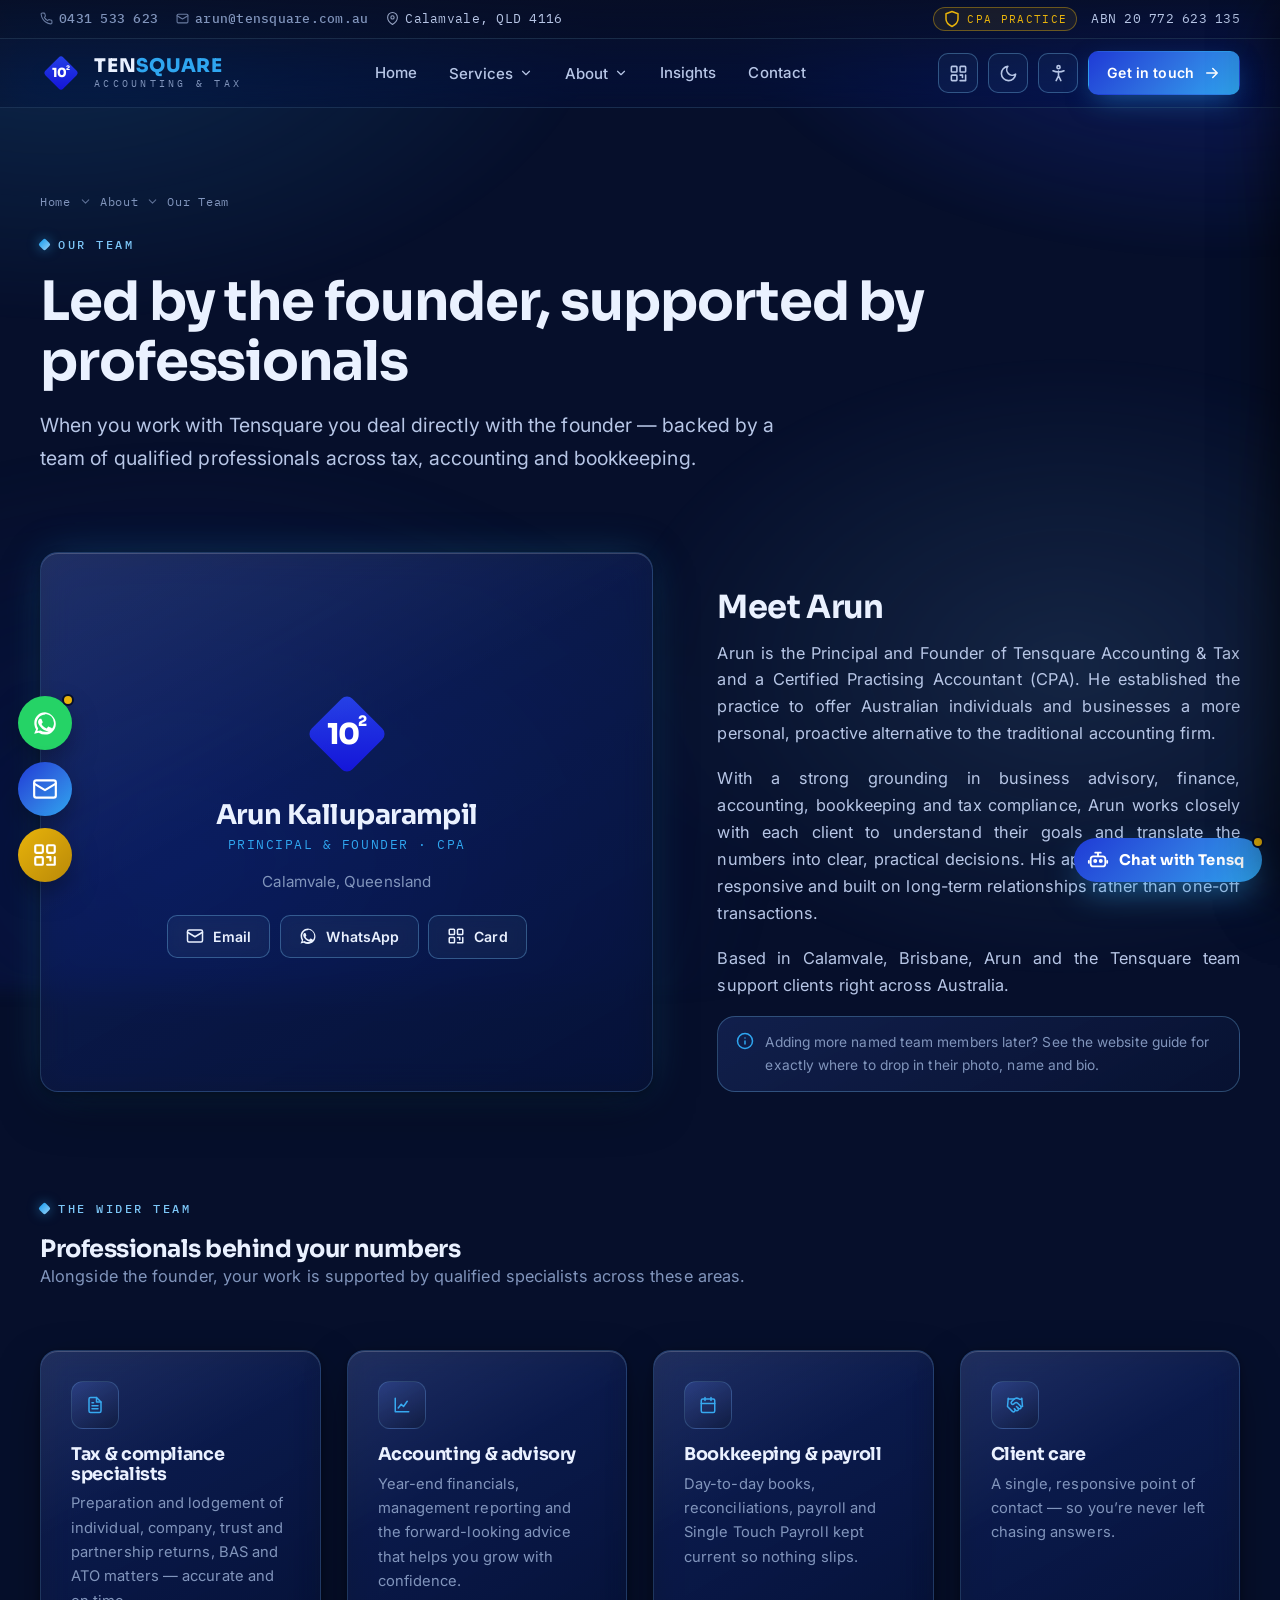
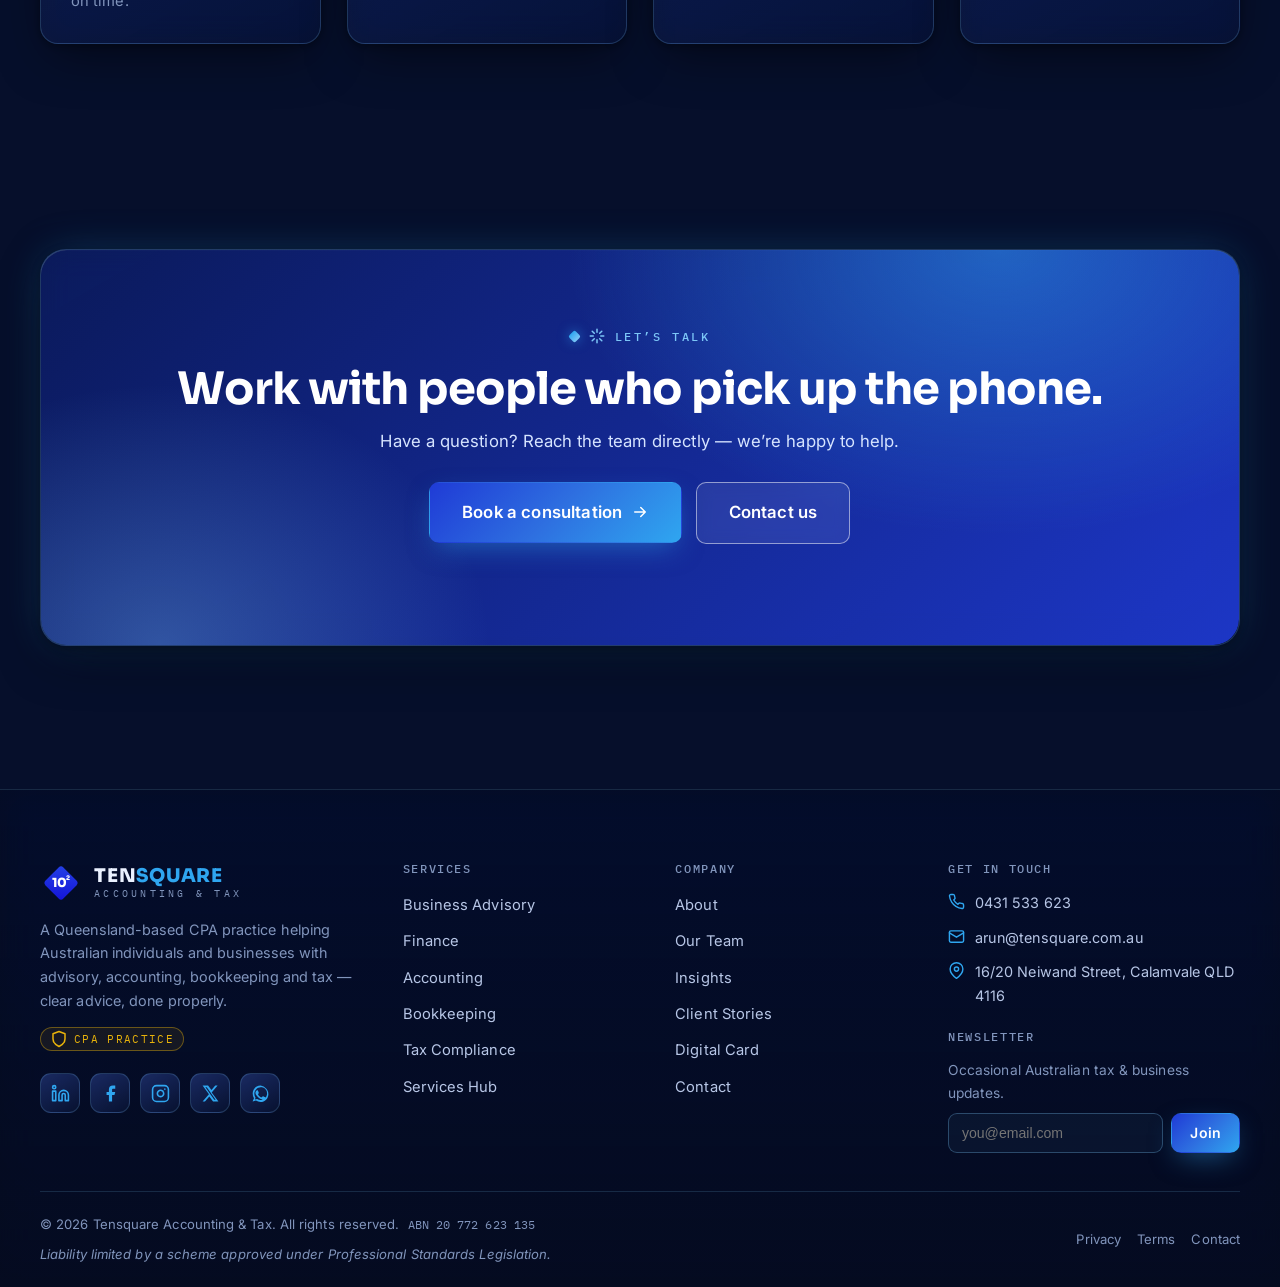
<file: team.html>
<!DOCTYPE html>
<html lang="en-AU" data-theme="dark">
<head>
<meta charset="utf-8">
<meta name="viewport" content="width=device-width, initial-scale=1">
<title>Our Team | Tensquare Accounting &amp; Tax</title>
<meta name="description" content="Meet Arun Kalluparampil, Principal & Founder (CPA) of Tensquare Accounting & Tax, and the team of professionals supporting clients across Australia.">
<meta name="theme-color" content="#060F2B">
<link rel="canonical" href="https://tensquare.com.au/team.html">
<link rel="icon" href="data:image/svg+xml,%3Csvg xmlns='http://www.w3.org/2000/svg' viewBox='0 0 100 100'%3E%3Crect x='20' y='20' width='60' height='60' rx='8' transform='rotate(45 50 50)' fill='%231A1AE0'/%3E%3Ctext x='46' y='60' text-anchor='middle' font-family='sans-serif' font-weight='800' font-size='30' fill='white'%3E10%3C/text%3E%3Ctext x='66' y='42' text-anchor='middle' font-family='sans-serif' font-weight='800' font-size='15' fill='white'%3E2%3C/text%3E%3C/svg%3E">
<meta property="og:type" content="website">
<meta property="og:title" content="Our Team | Tensquare Accounting &amp; Tax">
<meta property="og:description" content="Meet Arun Kalluparampil, Principal & Founder (CPA) of Tensquare Accounting & Tax, and the team of professionals supporting clients across Australia.">
<meta property="og:url" content="https://tensquare.com.au/team.html">
<meta property="og:site_name" content="Tensquare Accounting & Tax">
<meta name="twitter:card" content="summary_large_image">
<link rel="preconnect" href="https://fonts.googleapis.com">
<link rel="preconnect" href="https://fonts.gstatic.com" crossorigin>
<link href="https://fonts.googleapis.com/css2?family=Sora:wght@500;600;700;800&family=Inter:wght@400;500;600;700&family=IBM+Plex+Mono:wght@400;500&display=swap" rel="stylesheet">
<link rel="stylesheet" href="shared.css?v=2">
<script>(function(){try{var t=localStorage.getItem('tsq-theme')||'dark';document.documentElement.setAttribute('data-theme',t);var fs=localStorage.getItem('tsq-fs');if(fs)document.documentElement.style.setProperty('--a11y-fs',fs);['gray','underline','motion'].forEach(function(k){if(localStorage.getItem('tsq-a11y-'+k)==='1')document.documentElement.classList.add('a11y-'+k);});}catch(e){}})();</script>

</head>
<body>
<a href="#maincontent" class="skip">Skip to content</a>
<header class="nav">
  <div class="topbar">
    <div class="wrap">
      <div class="tb-left">
        <a class="tb-item" href="tel:0431533623"><svg class="" width="18" height="18" viewBox="0 0 24 24" fill="none" stroke="currentColor" stroke-width="2" stroke-linecap="round" stroke-linejoin="round" aria-hidden="true"><path d="M22 16.92v3a2 2 0 0 1-2.18 2 19.79 19.79 0 0 1-8.63-3.07 19.5 19.5 0 0 1-6-6 19.79 19.79 0 0 1-3.07-8.67A2 2 0 0 1 4.11 2h3a2 2 0 0 1 2 1.72c.13.96.36 1.9.7 2.81a2 2 0 0 1-.45 2.11L8.09 9.91a16 16 0 0 0 6 6l1.27-1.27a2 2 0 0 1 2.11-.45c.91.34 1.85.57 2.81.7A2 2 0 0 1 22 16.92z"/></svg>0431 533 623</a>
        <a class="tb-item hide-sm" href="mailto:arun@tensquare.com.au"><svg class="" width="18" height="18" viewBox="0 0 24 24" fill="none" stroke="currentColor" stroke-width="2" stroke-linecap="round" stroke-linejoin="round" aria-hidden="true"><rect x="2" y="4" width="20" height="16" rx="2"/><path d="m22 7-10 6L2 7"/></svg>arun@tensquare.com.au</a>
        <span class="tb-item hide-sm"><svg class="" width="18" height="18" viewBox="0 0 24 24" fill="none" stroke="currentColor" stroke-width="2" stroke-linecap="round" stroke-linejoin="round" aria-hidden="true"><path d="M21 10c0 7-9 13-9 13s-9-6-9-13a9 9 0 0 1 18 0z"/><circle cx="12" cy="10" r="3"/></svg>Calamvale, QLD 4116</span>
      </div>
      <div class="tb-right">
        <span class="cpa-chip"><svg class="" width="18" height="18" viewBox="0 0 24 24" fill="none" stroke="currentColor" stroke-width="2" stroke-linecap="round" stroke-linejoin="round" aria-hidden="true"><path d="M12 22s8-4 8-10V5l-8-3-8 3v7c0 6 8 10 8 10z"/></svg> CPA Practice</span>
        <span class="tb-item hide-sm">ABN 20 772 623 135</span>
      </div>
    </div>
  </div>
  <div class="navbar">
    <div class="wrap">
      <a class="brand" href="index.html" aria-label="Tensquare Accounting & Tax home">
        <svg class="mark" viewBox="0 0 100 100" role="img" aria-label="Tensquare mark">
  <defs>
    <linearGradient id="tsq" x1="0" y1="0" x2="1" y2="1">
      <stop offset="0" stop-color="var(--logo-diamond-1)"/>
      <stop offset="1" stop-color="var(--logo-diamond-2)"/>
    </linearGradient>
  </defs>
  <rect x="20" y="20" width="60" height="60" rx="8" transform="rotate(45 50 50)" fill="url(#tsq)"/>
  <g fill="var(--logo-glyph)">
    <text x="46" y="60" text-anchor="middle" font-family="Sora, sans-serif" font-weight="800" font-size="30" letter-spacing="-1">10</text>
    <text x="66" y="42" text-anchor="middle" font-family="Sora, sans-serif" font-weight="800" font-size="15">2</text>
  </g>
</svg>
        <span class="word"><span class="t1">TEN<b>SQUARE</b></span><span class="t2">Accounting &amp; Tax</span></span>
      </a>
      <nav aria-label="Primary">
        <ul class="menu">
          <li><a href="index.html">Home</a></li>
          <li class="has-drop"><button class="navlink" aria-haspopup="true">Services <svg class="chev" width="18" height="18" viewBox="0 0 24 24" fill="none" stroke="currentColor" stroke-width="2" stroke-linecap="round" stroke-linejoin="round" aria-hidden="true"><path d="M6 9l6 6 6-6"/></svg></button>
            <div class="dropdown"><a href="services.html#advisory"><span class="di"><svg class="" width="18" height="18" viewBox="0 0 24 24" fill="none" stroke="currentColor" stroke-width="2" stroke-linecap="round" stroke-linejoin="round" aria-hidden="true"><path d="M3 3v18h18"/><path d="m19 9-5 5-4-4-4 4"/></svg></span><span><span class="dt">Business Advisory</span><span class="dd">Strategy, structure &amp; growth</span></span></a><a href="services.html#finance"><span class="di"><svg class="" width="18" height="18" viewBox="0 0 24 24" fill="none" stroke="currentColor" stroke-width="2" stroke-linecap="round" stroke-linejoin="round" aria-hidden="true"><path d="M12 1v22M17 5H9.5a3.5 3.5 0 0 0 0 7h5a3.5 3.5 0 0 1 0 7H6"/></svg></span><span><span class="dt">Finance</span><span class="dd">Cash flow, forecasting &amp; CFO support</span></span></a><a href="services.html#accounting"><span class="di"><svg class="" width="18" height="18" viewBox="0 0 24 24" fill="none" stroke="currentColor" stroke-width="2" stroke-linecap="round" stroke-linejoin="round" aria-hidden="true"><rect x="4" y="2" width="16" height="20" rx="2"/><path d="M8 6h8M8 10h8M8 14h5"/></svg></span><span><span class="dt">Accounting</span><span class="dd">Year-end accounts &amp; financials</span></span></a><a href="services.html#bookkeeping"><span class="di"><svg class="" width="18" height="18" viewBox="0 0 24 24" fill="none" stroke="currentColor" stroke-width="2" stroke-linecap="round" stroke-linejoin="round" aria-hidden="true"><path d="M4 19.5A2.5 2.5 0 0 1 6.5 17H20"/><path d="M6.5 2H20v20H6.5A2.5 2.5 0 0 1 4 19.5v-15A2.5 2.5 0 0 1 6.5 2z"/></svg></span><span><span class="dt">Bookkeeping</span><span class="dd">BAS, payroll &amp; day-to-day books</span></span></a><a href="services.html#tax"><span class="di"><svg class="" width="18" height="18" viewBox="0 0 24 24" fill="none" stroke="currentColor" stroke-width="2" stroke-linecap="round" stroke-linejoin="round" aria-hidden="true"><path d="M3 9h18M9 21V9"/><rect x="3" y="3" width="18" height="18" rx="2"/></svg></span><span><span class="dt">Tax Compliance</span><span class="dd">Returns, planning &amp; ATO matters</span></span></a><a href="services.html"><span class="di"><svg class="" width="18" height="18" viewBox="0 0 24 24" fill="none" stroke="currentColor" stroke-width="2" stroke-linecap="round" stroke-linejoin="round" aria-hidden="true"><circle cx="12" cy="12" r="10"/><path d="M2 12h20M12 2a15 15 0 0 1 0 20 15 15 0 0 1 0-20z"/></svg></span><span><span class="dt">All Services &amp; Hub</span><span class="dd">Full services overview</span></span></a></div></li>
          <li class="has-drop"><button class="navlink" aria-haspopup="true">About <svg class="chev" width="18" height="18" viewBox="0 0 24 24" fill="none" stroke="currentColor" stroke-width="2" stroke-linecap="round" stroke-linejoin="round" aria-hidden="true"><path d="M6 9l6 6 6-6"/></svg></button>
            <div class="dropdown"><a href="about.html"><span class="di"><svg class="" width="18" height="18" viewBox="0 0 24 24" fill="none" stroke="currentColor" stroke-width="2" stroke-linecap="round" stroke-linejoin="round" aria-hidden="true"><circle cx="12" cy="12" r="10"/><path d="M12 16v-4M12 8h.01"/></svg></span><span><span class="dt">Our Story</span><span class="dd">About the practice</span></span></a><a href="team.html"><span class="di"><svg class="" width="18" height="18" viewBox="0 0 24 24" fill="none" stroke="currentColor" stroke-width="2" stroke-linecap="round" stroke-linejoin="round" aria-hidden="true"><path d="M17 21v-2a4 4 0 0 0-4-4H5a4 4 0 0 0-4 4v2"/><circle cx="9" cy="7" r="4"/><path d="M23 21v-2a4 4 0 0 0-3-3.87M16 3.13a4 4 0 0 1 0 7.75"/></svg></span><span><span class="dt">Our Team</span><span class="dd">Founder &amp; professionals</span></span></a><a href="testimonials.html"><span class="di"><svg class="" width="18" height="18" viewBox="0 0 24 24" fill="currentColor" stroke="none" aria-hidden="true"><path d="M12 2l3.09 6.26L22 9.27l-5 4.87 1.18 6.88L12 17.77l-6.18 3.25L7 14.14 2 9.27l6.91-1.01L12 2z"/></svg></span><span><span class="dt">Client Stories</span><span class="dd">Testimonials</span></span></a></div></li>
          <li><a href="insights.html">Insights</a></li>
          <li><a href="contact.html">Contact</a></li>
        </ul>
      </nav>
      <div class="nav-cta">
        <a href="business-card.html" class="icon-btn desk-only" title="Digital business card" aria-label="Digital business card"><svg class="" width="18" height="18" viewBox="0 0 24 24" fill="none" stroke="currentColor" stroke-width="2" stroke-linecap="round" stroke-linejoin="round" aria-hidden="true"><rect x="3" y="3" width="7" height="7" rx="1"/><rect x="14" y="3" width="7" height="7" rx="1"/><rect x="3" y="14" width="7" height="7" rx="1"/><path d="M14 14h3v3M21 14v7h-7"/></svg></a>
        <button class="icon-btn" id="themeToggle" title="Toggle light / dark" aria-label="Toggle light or dark theme"><svg class="" width="18" height="18" viewBox="0 0 24 24" fill="none" stroke="currentColor" stroke-width="2" stroke-linecap="round" stroke-linejoin="round" aria-hidden="true"><path d="M21 12.8A9 9 0 1 1 11.2 3a7 7 0 0 0 9.8 9.8z"/></svg></button>
        <button class="icon-btn" id="a11yToggle" title="Accessibility options" aria-label="Open accessibility options"><svg class="" width="18" height="18" viewBox="0 0 24 24" fill="none" stroke="currentColor" stroke-width="2" stroke-linecap="round" stroke-linejoin="round" aria-hidden="true"><circle cx="12" cy="4" r="2"/><path d="M19 8.5c-2 1-4.5 1.5-7 1.5s-5-.5-7-1.5M12 9v6M9 21l3-6 3 6"/></svg></button>
        <a href="contact.html" class="btn btn-primary btn-sm desk-only">Get in touch <svg class="" width="18" height="18" viewBox="0 0 24 24" fill="none" stroke="currentColor" stroke-width="2" stroke-linecap="round" stroke-linejoin="round" aria-hidden="true"><path d="M5 12h14M13 6l6 6-6 6"/></svg></a>
        <button class="icon-btn hamburger" id="hamburger" aria-label="Open menu" aria-expanded="false"><svg class="" width="18" height="18" viewBox="0 0 24 24" fill="none" stroke="currentColor" stroke-width="2" stroke-linecap="round" stroke-linejoin="round" aria-hidden="true"><path d="M3 6h18M3 12h18M3 18h18"/></svg></button>
      </div>
    </div>
  </div>
</header>

<div class="scrim" id="scrim"></div>
<aside class="mobile-menu" id="mobileMenu" aria-label="Mobile menu">
  <div class="mm-head">
    <span class="word"><span class="t1" style="color:var(--head);font-family:var(--font-d);font-weight:800;letter-spacing:.04em">TEN<b style="color:var(--azure)">SQUARE</b></span></span>
    <button class="icon-btn" id="mmClose" aria-label="Close menu"><svg class="" width="18" height="18" viewBox="0 0 24 24" fill="currentColor" stroke="none" aria-hidden="true"><path d="M18 2h3l-7.5 8.6L22 22h-6.8l-4.7-6.1L5 22H2l8-9.2L2 2h6.9l4.3 5.7L18 2zm-1.2 18h1.7L7.3 4H5.5l11.3 16z"/></svg></button>
  </div>
  <a href="index.html">Home</a>
  <div class="mm-group"><div style="padding:13px 12px;color:var(--muted);font-family:var(--font-m);font-size:.74rem;letter-spacing:.12em;text-transform:uppercase">Services</div>
    <div class="mm-sub"><a href="services.html#advisory">Business Advisory</a><a href="services.html#finance">Finance</a><a href="services.html#accounting">Accounting</a><a href="services.html#bookkeeping">Bookkeeping</a><a href="services.html#tax">Tax Compliance</a><a href="services.html">All Services &amp; Hub</a></div></div>
  <div class="mm-group"><div style="padding:13px 12px;color:var(--muted);font-family:var(--font-m);font-size:.74rem;letter-spacing:.12em;text-transform:uppercase">About</div>
    <div class="mm-sub"><a href="about.html">Our Story</a><a href="team.html">Our Team</a><a href="testimonials.html">Client Stories</a></div></div>
  <a href="insights.html">Insights</a>
  <a href="contact.html">Contact</a>
  <a href="business-card.html">Digital Business Card</a>
  <a href="contact.html" class="btn btn-primary btn-block" style="margin-top:16px">Get in touch <svg class="" width="18" height="18" viewBox="0 0 24 24" fill="none" stroke="currentColor" stroke-width="2" stroke-linecap="round" stroke-linejoin="round" aria-hidden="true"><path d="M5 12h14M13 6l6 6-6 6"/></svg></a>
</aside>

<aside class="a11y-panel" id="a11yPanel" aria-label="Accessibility options">
  <div class="mm-head"><div><h3>Accessibility</h3></div><button class="icon-btn" id="a11yClose" aria-label="Close accessibility panel"><svg class="" width="18" height="18" viewBox="0 0 24 24" fill="currentColor" stroke="none" aria-hidden="true"><path d="M18 2h3l-7.5 8.6L22 22h-6.8l-4.7-6.1L5 22H2l8-9.2L2 2h6.9l4.3 5.7L18 2zm-1.2 18h1.7L7.3 4H5.5l11.3 16z"/></svg></button></div>
  <p class="sub">Adjust the site for comfort. Your choices are remembered on this device.</p>
  <div class="a11y-row"><div><div class="lab">Text size</div><div class="desc">Scale all text (90&ndash;140%)</div></div>
    <div class="a11y-ctrl"><button id="fsMinus" aria-label="Decrease text size">A&minus;</button><button id="fsPlus" aria-label="Increase text size">A+</button></div></div>
  <div class="a11y-row"><div><div class="lab">Grayscale</div><div class="desc">Remove colour</div></div><button class="switch" id="swGray" role="switch" aria-checked="false" aria-label="Toggle grayscale"></button></div>
  <div class="a11y-row"><div><div class="lab">Underline links</div><div class="desc">Underline every link</div></div><button class="switch" id="swUnder" role="switch" aria-checked="false" aria-label="Toggle underline links"></button></div>
  <div class="a11y-row"><div><div class="lab">Reduce motion</div><div class="desc">Stop animations</div></div><button class="switch" id="swMotion" role="switch" aria-checked="false" aria-label="Toggle reduce motion"></button></div>
  <button class="btn btn-ghost btn-block" id="a11yReset" style="margin-top:18px">Reset all</button>
</aside>

<main id="maincontent">

<section class="page-hero">
  <div class="wrap">
    <div class="crumbs"><a href="index.html">Home</a> <svg class="" width="18" height="18" viewBox="0 0 24 24" fill="none" stroke="currentColor" stroke-width="2" stroke-linecap="round" stroke-linejoin="round" aria-hidden="true"><path d="M6 9l6 6 6-6"/></svg> <a href="about.html">About</a> <svg class="" width="18" height="18" viewBox="0 0 24 24" fill="none" stroke="currentColor" stroke-width="2" stroke-linecap="round" stroke-linejoin="round" aria-hidden="true"><path d="M6 9l6 6 6-6"/></svg> <span>Our Team</span></div>
    <span class="eyebrow">Our Team</span>
    <h1 style="font-size:clamp(2rem,5vw,3.4rem);letter-spacing:-.02em;margin-bottom:16px">Led by the founder, supported by professionals</h1>
    <p class="lead" style="max-width:760px">When you work with Tensquare you deal directly with the founder &mdash; backed by a team of qualified professionals across tax, accounting and bookkeeping.</p>
  </div>
</section>

<section class="section" style="padding-top:clamp(24px,4vw,48px)">
  <div class="wrap">
    <div class="hero-grid" style="align-items:stretch">
      <div class="card glass glow founder-card">
        <div class="dbc-mark" style="width:96px;height:96px;margin:0 auto 18px"><svg class="mk" viewBox="0 0 100 100" role="img" aria-label="Tensquare mark">
  <defs>
    <linearGradient id="tsq" x1="0" y1="0" x2="1" y2="1">
      <stop offset="0" stop-color="var(--logo-diamond-1)"/>
      <stop offset="1" stop-color="var(--logo-diamond-2)"/>
    </linearGradient>
  </defs>
  <rect x="20" y="20" width="60" height="60" rx="8" transform="rotate(45 50 50)" fill="url(#tsq)"/>
  <g fill="var(--logo-glyph)">
    <text x="46" y="60" text-anchor="middle" font-family="Sora, sans-serif" font-weight="800" font-size="30" letter-spacing="-1">10</text>
    <text x="66" y="42" text-anchor="middle" font-family="Sora, sans-serif" font-weight="800" font-size="15">2</text>
  </g>
</svg></div>
        <h2 style="font-size:1.7rem;margin-bottom:4px">Arun Kalluparampil</h2>
        <p style="font-family:var(--font-m);font-size:.8rem;letter-spacing:.12em;text-transform:uppercase;color:var(--azure);margin-bottom:14px">Principal &amp; Founder &middot; CPA</p>
        <p style="color:var(--muted);font-size:.95rem">Calamvale, Queensland</p>
        <div class="pill-row" style="justify-content:center;margin-top:20px">
          <a href="mailto:arun@tensquare.com.au" class="btn btn-ghost btn-sm"><svg class="" width="18" height="18" viewBox="0 0 24 24" fill="none" stroke="currentColor" stroke-width="2" stroke-linecap="round" stroke-linejoin="round" aria-hidden="true"><rect x="2" y="4" width="20" height="16" rx="2"/><path d="m22 7-10 6L2 7"/></svg> Email</a>
          <a href="https://wa.me/61431533623" class="btn btn-ghost btn-sm" target="_blank" rel="noopener"><svg class="" width="18" height="18" viewBox="0 0 24 24" fill="currentColor" stroke="none" aria-hidden="true"><path d="M12.04 2C6.58 2 2.13 6.45 2.13 11.91c0 2.1.55 4.15 1.6 5.96L2 22l4.25-1.11a9.9 9.9 0 0 0 5.78 1.84h.01c5.46 0 9.91-4.45 9.91-9.91 0-2.65-1.03-5.14-2.9-7.01A9.82 9.82 0 0 0 12.04 2Zm0 1.67c2.2 0 4.27.86 5.83 2.42a8.2 8.2 0 0 1 2.42 5.82c0 4.54-3.7 8.24-8.24 8.24h-.01a8.2 8.2 0 0 1-4.19-1.15l-.3-.18-2.52.66.67-2.46-.2-.31a8.22 8.22 0 0 1-1.26-4.38c0-4.54 3.7-8.24 8.25-8.24Zm-4.51 4.4c-.21 0-.55.08-.84.39-.29.31-1.1 1.08-1.1 2.63 0 1.55 1.13 3.05 1.29 3.26.16.21 2.22 3.39 5.38 4.62 2.63 1.04 3.16.83 3.73.78.57-.05 1.84-.75 2.1-1.48.26-.73.26-1.35.18-1.48-.08-.13-.29-.21-.6-.37-.31-.16-1.84-.91-2.13-1.01-.29-.1-.5-.16-.71.16-.21.31-.81 1.01-.99 1.22-.18.21-.37.23-.68.08-.31-.16-1.31-.48-2.5-1.54-.92-.82-1.54-1.84-1.72-2.15-.18-.31-.02-.48.13-.63.14-.14.31-.37.47-.55.16-.18.21-.31.31-.52.1-.21.05-.39-.03-.55-.08-.16-.71-1.71-.98-2.34-.26-.62-.52-.53-.71-.54l-.6-.01Z"/></svg> WhatsApp</a>
          <a href="business-card.html" class="btn btn-ghost btn-sm"><svg class="" width="18" height="18" viewBox="0 0 24 24" fill="none" stroke="currentColor" stroke-width="2" stroke-linecap="round" stroke-linejoin="round" aria-hidden="true"><rect x="3" y="3" width="7" height="7" rx="1"/><rect x="14" y="3" width="7" height="7" rx="1"/><rect x="3" y="14" width="7" height="7" rx="1"/><path d="M14 14h3v3M21 14v7h-7"/></svg> Card</a>
        </div>
      </div>
      <div class="prose bio-justify" style="margin:0">
        <h2>Meet Arun</h2>
        <p>Arun is the Principal and Founder of Tensquare Accounting &amp; Tax and a Certified Practising Accountant (CPA). He established the practice to offer Australian individuals and businesses a more personal, proactive alternative to the traditional accounting firm.</p>
        <p>With a strong grounding in business advisory, finance, accounting, bookkeeping and tax compliance, Arun works closely with each client to understand their goals and translate the numbers into clear, practical decisions. His approach is hands-on, responsive and built on long-term relationships rather than one-off transactions.</p>
        <p>Based in Calamvale, Brisbane, Arun and the Tensquare team support clients right across Australia.</p>
        <div class="notice"><svg class="" width="18" height="18" viewBox="0 0 24 24" fill="none" stroke="currentColor" stroke-width="2" stroke-linecap="round" stroke-linejoin="round" aria-hidden="true"><circle cx="12" cy="12" r="10"/><path d="M12 16v-4M12 8h.01"/></svg><span>Adding more named team members later? See the website guide for exactly where to drop in their photo, name and bio.</span></div>
      </div>
    </div>
  </div>
</section>

<section class="section" style="padding-top:0">
  <div class="wrap">
    <div class="section-head"><span class="eyebrow">The wider team</span><h2>Professionals behind your numbers</h2><p class="kicker">Alongside the founder, your work is supported by qualified specialists across these areas.</p></div>
    <div class="grid g4"><div class="card glass">
  <span class="di" style="width:48px;height:48px;border-radius:12px;display:grid;place-items:center;color:var(--azure);background:var(--glass-bg-strong);border:1px solid var(--glass-stroke);margin-bottom:16px"><svg class="" width="18" height="18" viewBox="0 0 24 24" fill="none" stroke="currentColor" stroke-width="2" stroke-linecap="round" stroke-linejoin="round" aria-hidden="true"><path d="M14 2H6a2 2 0 0 0-2 2v16a2 2 0 0 0 2 2h12a2 2 0 0 0 2-2V8z"/><path d="M14 2v6h6"/><path d="M16 13H8M16 17H8M10 9H8"/></svg></span>
  <h3 style="font-size:1.1rem;margin-bottom:7px">Tax &amp; compliance specialists</h3><p style="color:var(--muted);font-size:.92rem">Preparation and lodgement of individual, company, trust and partnership returns, BAS and ATO matters &mdash; accurate and on time.</p>
</div><div class="card glass">
  <span class="di" style="width:48px;height:48px;border-radius:12px;display:grid;place-items:center;color:var(--azure);background:var(--glass-bg-strong);border:1px solid var(--glass-stroke);margin-bottom:16px"><svg class="" width="18" height="18" viewBox="0 0 24 24" fill="none" stroke="currentColor" stroke-width="2" stroke-linecap="round" stroke-linejoin="round" aria-hidden="true"><path d="M3 3v18h18"/><path d="M7 16l4-5 3 3 5-7"/></svg></span>
  <h3 style="font-size:1.1rem;margin-bottom:7px">Accounting &amp; advisory</h3><p style="color:var(--muted);font-size:.92rem">Year-end financials, management reporting and the forward-looking advice that helps you grow with confidence.</p>
</div><div class="card glass">
  <span class="di" style="width:48px;height:48px;border-radius:12px;display:grid;place-items:center;color:var(--azure);background:var(--glass-bg-strong);border:1px solid var(--glass-stroke);margin-bottom:16px"><svg class="" width="18" height="18" viewBox="0 0 24 24" fill="none" stroke="currentColor" stroke-width="2" stroke-linecap="round" stroke-linejoin="round" aria-hidden="true"><rect x="3" y="4" width="18" height="18" rx="2"/><path d="M16 2v4M8 2v4M3 10h18"/></svg></span>
  <h3 style="font-size:1.1rem;margin-bottom:7px">Bookkeeping &amp; payroll</h3><p style="color:var(--muted);font-size:.92rem">Day-to-day books, reconciliations, payroll and Single Touch Payroll kept current so nothing slips.</p>
</div><div class="card glass">
  <span class="di" style="width:48px;height:48px;border-radius:12px;display:grid;place-items:center;color:var(--azure);background:var(--glass-bg-strong);border:1px solid var(--glass-stroke);margin-bottom:16px"><svg class="" width="18" height="18" viewBox="0 0 24 24" fill="none" stroke="currentColor" stroke-width="2" stroke-linecap="round" stroke-linejoin="round" aria-hidden="true"><path d="m11 17 2 2a1 1 0 1 0 3-3"/><path d="m14 14 2.5 2.5a1 1 0 1 0 3-3l-3.88-3.88a3 3 0 0 0-4.24 0l-.88.88a1 1 0 1 1-3-3l2.81-2.81a5.79 5.79 0 0 1 7.06-.87l.47.28a2 2 0 0 0 1.42.25L21 4"/><path d="m21 3 1 11h-2"/><path d="M3 3 2 14l6.5 6.5a1 1 0 1 0 3-3"/><path d="M3 4h8"/></svg></span>
  <h3 style="font-size:1.1rem;margin-bottom:7px">Client care</h3><p style="color:var(--muted);font-size:.92rem">A single, responsive point of contact &mdash; so you&rsquo;re never left chasing answers.</p>
</div></div>
  </div>
</section>


<section class="section">
  <div class="wrap">
    <div class="cta-band glass glow">
      <span class="eyebrow" style="justify-content:center"><svg class="" width="18" height="18" viewBox="0 0 24 24" fill="none" stroke="currentColor" stroke-width="2" stroke-linecap="round" stroke-linejoin="round" aria-hidden="true"><path d="M12 3v4M12 17v4M3 12h4M17 12h4M5.6 5.6l2.8 2.8M15.6 15.6l2.8 2.8M18.4 5.6l-2.8 2.8M8.4 15.6l-2.8 2.8"/></svg> Let&rsquo;s talk</span>
      <h2 style="font-size:clamp(1.8rem,4vw,2.8rem);margin-bottom:14px">Work with people who pick up the phone.</h2>
      <p class="kicker" style="max-width:620px;margin:0 auto 26px">Have a question? Reach the team directly &mdash; we&rsquo;re happy to help.</p>
      <div class="hero-cta" style="justify-content:center"><a href="contact.html" class="btn btn-primary btn-lg">Book a consultation <svg class="" width="18" height="18" viewBox="0 0 24 24" fill="none" stroke="currentColor" stroke-width="2" stroke-linecap="round" stroke-linejoin="round" aria-hidden="true"><path d="M5 12h14M13 6l6 6-6 6"/></svg></a><a href="contact.html" class="btn btn-ghost btn-lg">Contact us</a></div>
    </div>
  </div>
</section>

</main>

<footer class="site">
  <div class="wrap">
    <div class="footer-main">
      <div class="f-about">
        <a class="brand" href="index.html" aria-label="Tensquare Accounting & Tax home"><svg class="mark" viewBox="0 0 100 100" role="img" aria-label="Tensquare mark">
  <defs>
    <linearGradient id="tsq" x1="0" y1="0" x2="1" y2="1">
      <stop offset="0" stop-color="var(--logo-diamond-1)"/>
      <stop offset="1" stop-color="var(--logo-diamond-2)"/>
    </linearGradient>
  </defs>
  <rect x="20" y="20" width="60" height="60" rx="8" transform="rotate(45 50 50)" fill="url(#tsq)"/>
  <g fill="var(--logo-glyph)">
    <text x="46" y="60" text-anchor="middle" font-family="Sora, sans-serif" font-weight="800" font-size="30" letter-spacing="-1">10</text>
    <text x="66" y="42" text-anchor="middle" font-family="Sora, sans-serif" font-weight="800" font-size="15">2</text>
  </g>
</svg>
          <span class="word"><span class="t1">TEN<b>SQUARE</b></span><span class="t2">Accounting &amp; Tax</span></span></a>
        <p>A Queensland-based CPA practice helping Australian individuals and businesses with advisory, accounting, bookkeeping and tax &mdash; clear advice, done properly.</p>
        <span class="cpa-chip"><svg class="" width="18" height="18" viewBox="0 0 24 24" fill="none" stroke="currentColor" stroke-width="2" stroke-linecap="round" stroke-linejoin="round" aria-hidden="true"><path d="M12 22s8-4 8-10V5l-8-3-8 3v7c0 6 8 10 8 10z"/></svg> CPA Practice</span>
        <div class="socials" aria-label="Social media">
          <a href="https://www.linkedin.com/company/tensquare-accounting-tax" target="_blank" rel="noopener" aria-label="LinkedIn" title="LinkedIn"><svg class="" width="18" height="18" viewBox="0 0 24 24" fill="none" stroke="currentColor" stroke-width="2" stroke-linecap="round" stroke-linejoin="round" aria-hidden="true"><path d="M16 8a6 6 0 0 1 6 6v7h-4v-7a2 2 0 0 0-4 0v7h-4v-7a6 6 0 0 1 6-6z"/><rect x="2" y="9" width="4" height="12"/><circle cx="4" cy="4" r="2"/></svg></a>
          <a href="https://www.facebook.com/tensquareaccounting" target="_blank" rel="noopener" aria-label="Facebook" title="Facebook"><svg class="" width="18" height="18" viewBox="0 0 24 24" fill="currentColor" stroke="none" aria-hidden="true"><path d="M18 2h-3a5 5 0 0 0-5 5v3H7v4h3v8h4v-8h3l1-4h-4V7a1 1 0 0 1 1-1h3z"/></svg></a>
          <a href="https://www.instagram.com/tensquareaccounting" target="_blank" rel="noopener" aria-label="Instagram" title="Instagram"><svg class="" width="18" height="18" viewBox="0 0 24 24" fill="none" stroke="currentColor" stroke-width="2" stroke-linecap="round" stroke-linejoin="round" aria-hidden="true"><rect x="2" y="2" width="20" height="20" rx="5"/><path d="M16 11.37A4 4 0 1 1 12.63 8 4 4 0 0 1 16 11.37z"/><line x1="17.5" y1="6.5" x2="17.51" y2="6.5"/></svg></a>
          <a href="https://x.com/tensquare_au" target="_blank" rel="noopener" aria-label="X (Twitter)" title="X (Twitter)"><svg class="" width="18" height="18" viewBox="0 0 24 24" fill="currentColor" stroke="none" aria-hidden="true"><path d="M18 2h3l-7.5 8.6L22 22h-6.8l-4.7-6.1L5 22H2l8-9.2L2 2h6.9l4.3 5.7L18 2zm-1.2 18h1.7L7.3 4H5.5l11.3 16z"/></svg></a>
          <a href="https://wa.me/61431533623" target="_blank" rel="noopener" aria-label="WhatsApp" title="WhatsApp"><svg class="" width="18" height="18" viewBox="0 0 24 24" fill="currentColor" stroke="none" aria-hidden="true"><path d="M12.04 2C6.58 2 2.13 6.45 2.13 11.91c0 2.1.55 4.15 1.6 5.96L2 22l4.25-1.11a9.9 9.9 0 0 0 5.78 1.84h.01c5.46 0 9.91-4.45 9.91-9.91 0-2.65-1.03-5.14-2.9-7.01A9.82 9.82 0 0 0 12.04 2Zm0 1.67c2.2 0 4.27.86 5.83 2.42a8.2 8.2 0 0 1 2.42 5.82c0 4.54-3.7 8.24-8.24 8.24h-.01a8.2 8.2 0 0 1-4.19-1.15l-.3-.18-2.52.66.67-2.46-.2-.31a8.22 8.22 0 0 1-1.26-4.38c0-4.54 3.7-8.24 8.25-8.24Zm-4.51 4.4c-.21 0-.55.08-.84.39-.29.31-1.1 1.08-1.1 2.63 0 1.55 1.13 3.05 1.29 3.26.16.21 2.22 3.39 5.38 4.62 2.63 1.04 3.16.83 3.73.78.57-.05 1.84-.75 2.1-1.48.26-.73.26-1.35.18-1.48-.08-.13-.29-.21-.6-.37-.31-.16-1.84-.91-2.13-1.01-.29-.1-.5-.16-.71.16-.21.31-.81 1.01-.99 1.22-.18.21-.37.23-.68.08-.31-.16-1.31-.48-2.5-1.54-.92-.82-1.54-1.84-1.72-2.15-.18-.31-.02-.48.13-.63.14-.14.31-.37.47-.55.16-.18.21-.31.31-.52.1-.21.05-.39-.03-.55-.08-.16-.71-1.71-.98-2.34-.26-.62-.52-.53-.71-.54l-.6-.01Z"/></svg></a>
        </div>
      </div>
      <div><h4>Services</h4><ul><li><a href="services.html#advisory">Business Advisory</a></li><li><a href="services.html#finance">Finance</a></li><li><a href="services.html#accounting">Accounting</a></li><li><a href="services.html#bookkeeping">Bookkeeping</a></li><li><a href="services.html#tax">Tax Compliance</a></li><li><a href="services.html">Services Hub</a></li></ul></div>
      <div><h4>Company</h4><ul>
        <li><a href="about.html">About</a></li>
        <li><a href="team.html">Our Team</a></li>
        <li><a href="insights.html">Insights</a></li>
        <li><a href="testimonials.html">Client Stories</a></li>
        <li><a href="business-card.html">Digital Card</a></li>
        <li><a href="contact.html">Contact</a></li>
      </ul></div>
      <div>
        <h4>Get in touch</h4>
        <div class="f-contact">
          <a href="tel:0431533623"><svg class="" width="18" height="18" viewBox="0 0 24 24" fill="none" stroke="currentColor" stroke-width="2" stroke-linecap="round" stroke-linejoin="round" aria-hidden="true"><path d="M22 16.92v3a2 2 0 0 1-2.18 2 19.79 19.79 0 0 1-8.63-3.07 19.5 19.5 0 0 1-6-6 19.79 19.79 0 0 1-3.07-8.67A2 2 0 0 1 4.11 2h3a2 2 0 0 1 2 1.72c.13.96.36 1.9.7 2.81a2 2 0 0 1-.45 2.11L8.09 9.91a16 16 0 0 0 6 6l1.27-1.27a2 2 0 0 1 2.11-.45c.91.34 1.85.57 2.81.7A2 2 0 0 1 22 16.92z"/></svg><span>0431 533 623</span></a>
          <a href="mailto:arun@tensquare.com.au"><svg class="" width="18" height="18" viewBox="0 0 24 24" fill="none" stroke="currentColor" stroke-width="2" stroke-linecap="round" stroke-linejoin="round" aria-hidden="true"><rect x="2" y="4" width="20" height="16" rx="2"/><path d="m22 7-10 6L2 7"/></svg><span>arun@tensquare.com.au</span></a>
          <a href="https://www.google.com/maps/search/?api=1&amp;query=16/20+Neiwand+Street,+Calamvale+QLD+4116" target="_blank" rel="noopener"><svg class="" width="18" height="18" viewBox="0 0 24 24" fill="none" stroke="currentColor" stroke-width="2" stroke-linecap="round" stroke-linejoin="round" aria-hidden="true"><path d="M21 10c0 7-9 13-9 13s-9-6-9-13a9 9 0 0 1 18 0z"/><circle cx="12" cy="10" r="3"/></svg><span>16/20 Neiwand Street, Calamvale QLD 4116</span></a>
        </div>
        <h4 style="margin-top:22px">Newsletter</h4>
        <p style="font-size:.86rem;color:var(--muted);margin-bottom:6px">Occasional Australian tax &amp; business updates.</p>
        <form class="news-form" id="newsForm">
          <input type="email" id="newsEmail" placeholder="you@email.com" aria-label="Email for newsletter" required>
          <button class="btn btn-primary btn-sm" type="submit">Join</button>
        </form>
        <div class="form-status" id="newsStatus"></div>
      </div>
    </div>
    <div class="footer-bottom">
      <div>
        <p>&copy; 2026 Tensquare Accounting & Tax. All rights reserved. &nbsp;<span class="abn-line">ABN 20 772 623 135</span></p>
        <p class="psl">Liability limited by a scheme approved under Professional Standards Legislation.</p>
      </div>
      <div class="legal-links">
        <a href="privacy.html">Privacy</a>
        <a href="terms.html">Terms</a>
        <a href="contact.html">Contact</a>
      </div>
    </div>
  </div>
</footer>

<div class="floats">
  <button class="float-btn float-wa" id="waOpen" aria-label="Chat on WhatsApp" title="WhatsApp"><svg class="" width="18" height="18" viewBox="0 0 24 24" fill="currentColor" stroke="none" aria-hidden="true"><path d="M12.04 2C6.58 2 2.13 6.45 2.13 11.91c0 2.1.55 4.15 1.6 5.96L2 22l4.25-1.11a9.9 9.9 0 0 0 5.78 1.84h.01c5.46 0 9.91-4.45 9.91-9.91 0-2.65-1.03-5.14-2.9-7.01A9.82 9.82 0 0 0 12.04 2Zm0 1.67c2.2 0 4.27.86 5.83 2.42a8.2 8.2 0 0 1 2.42 5.82c0 4.54-3.7 8.24-8.24 8.24h-.01a8.2 8.2 0 0 1-4.19-1.15l-.3-.18-2.52.66.67-2.46-.2-.31a8.22 8.22 0 0 1-1.26-4.38c0-4.54 3.7-8.24 8.25-8.24Zm-4.51 4.4c-.21 0-.55.08-.84.39-.29.31-1.1 1.08-1.1 2.63 0 1.55 1.13 3.05 1.29 3.26.16.21 2.22 3.39 5.38 4.62 2.63 1.04 3.16.83 3.73.78.57-.05 1.84-.75 2.1-1.48.26-.73.26-1.35.18-1.48-.08-.13-.29-.21-.6-.37-.31-.16-1.84-.91-2.13-1.01-.29-.1-.5-.16-.71.16-.21.31-.81 1.01-.99 1.22-.18.21-.37.23-.68.08-.31-.16-1.31-.48-2.5-1.54-.92-.82-1.54-1.84-1.72-2.15-.18-.31-.02-.48.13-.63.14-.14.31-.37.47-.55.16-.18.21-.31.31-.52.1-.21.05-.39-.03-.55-.08-.16-.71-1.71-.98-2.34-.26-.62-.52-.53-.71-.54l-.6-.01Z"/></svg><span class="pulse"></span></button>
  <button class="float-btn float-mail" id="mailOpen" aria-label="Send an email" title="Email"><svg class="" width="18" height="18" viewBox="0 0 24 24" fill="none" stroke="currentColor" stroke-width="2" stroke-linecap="round" stroke-linejoin="round" aria-hidden="true"><rect x="2" y="4" width="20" height="16" rx="2"/><path d="m22 7-10 6L2 7"/></svg></button>
  <a class="float-btn float-card" href="business-card.html" aria-label="Arun's digital business card" title="Digital business card"><svg class="" width="18" height="18" viewBox="0 0 24 24" fill="none" stroke="currentColor" stroke-width="2" stroke-linecap="round" stroke-linejoin="round" aria-hidden="true"><rect x="3" y="3" width="7" height="7" rx="1"/><rect x="14" y="3" width="7" height="7" rx="1"/><rect x="3" y="14" width="7" height="7" rx="1"/><path d="M14 14h3v3M21 14v7h-7"/></svg></a>
</div>

<div class="popup" id="waPopup" role="dialog" aria-label="WhatsApp enquiry">
  <div class="popup-head"><span class="ph-ic" style="background:#25D366"><svg class="" width="18" height="18" viewBox="0 0 24 24" fill="currentColor" stroke="none" aria-hidden="true"><path d="M12.04 2C6.58 2 2.13 6.45 2.13 11.91c0 2.1.55 4.15 1.6 5.96L2 22l4.25-1.11a9.9 9.9 0 0 0 5.78 1.84h.01c5.46 0 9.91-4.45 9.91-9.91 0-2.65-1.03-5.14-2.9-7.01A9.82 9.82 0 0 0 12.04 2Zm0 1.67c2.2 0 4.27.86 5.83 2.42a8.2 8.2 0 0 1 2.42 5.82c0 4.54-3.7 8.24-8.24 8.24h-.01a8.2 8.2 0 0 1-4.19-1.15l-.3-.18-2.52.66.67-2.46-.2-.31a8.22 8.22 0 0 1-1.26-4.38c0-4.54 3.7-8.24 8.25-8.24Zm-4.51 4.4c-.21 0-.55.08-.84.39-.29.31-1.1 1.08-1.1 2.63 0 1.55 1.13 3.05 1.29 3.26.16.21 2.22 3.39 5.38 4.62 2.63 1.04 3.16.83 3.73.78.57-.05 1.84-.75 2.1-1.48.26-.73.26-1.35.18-1.48-.08-.13-.29-.21-.6-.37-.31-.16-1.84-.91-2.13-1.01-.29-.1-.5-.16-.71.16-.21.31-.81 1.01-.99 1.22-.18.21-.37.23-.68.08-.31-.16-1.31-.48-2.5-1.54-.92-.82-1.54-1.84-1.72-2.15-.18-.31-.02-.48.13-.63.14-.14.31-.37.47-.55.16-.18.21-.31.31-.52.1-.21.05-.39-.03-.55-.08-.16-.71-1.71-.98-2.34-.26-.62-.52-.53-.71-.54l-.6-.01Z"/></svg></span>
    <div><div class="ph-t">Chat on WhatsApp</div><div class="ph-s">Quick reply, usually same business day</div></div>
    <button class="ph-x" data-close="waPopup" aria-label="Close"><svg class="" width="18" height="18" viewBox="0 0 24 24" fill="currentColor" stroke="none" aria-hidden="true"><path d="M18 2h3l-7.5 8.6L22 22h-6.8l-4.7-6.1L5 22H2l8-9.2L2 2h6.9l4.3 5.7L18 2zm-1.2 18h1.7L7.3 4H5.5l11.3 16z"/></svg></button></div>
  <div class="popup-body">
    <p>What can we help with? We&rsquo;ll prepare a message for you.</p>
    <div class="chips" id="waChips"></div>
    <input class="input" id="waName" placeholder="Your name" style="margin-bottom:10px">
    <textarea class="textarea" id="waMsg" placeholder="A short note (optional)" style="min-height:80px"></textarea>
    <div class="draft-prev" id="waDraft"></div>
    <a class="btn btn-primary btn-block" id="waSend">Open WhatsApp <svg class="" width="18" height="18" viewBox="0 0 24 24" fill="none" stroke="currentColor" stroke-width="2" stroke-linecap="round" stroke-linejoin="round" aria-hidden="true"><path d="M5 12h14M13 6l6 6-6 6"/></svg></a>
  </div>
</div>

<div class="popup" id="mailPopup" role="dialog" aria-label="Email enquiry">
  <div class="popup-head"><span class="ph-ic" style="background:var(--grad-main)"><svg class="" width="18" height="18" viewBox="0 0 24 24" fill="none" stroke="currentColor" stroke-width="2" stroke-linecap="round" stroke-linejoin="round" aria-hidden="true"><rect x="2" y="4" width="20" height="16" rx="2"/><path d="m22 7-10 6L2 7"/></svg></span>
    <div><div class="ph-t">Send an email</div><div class="ph-s">arun@tensquare.com.au</div></div>
    <button class="ph-x" data-close="mailPopup" aria-label="Close"><svg class="" width="18" height="18" viewBox="0 0 24 24" fill="currentColor" stroke="none" aria-hidden="true"><path d="M18 2h3l-7.5 8.6L22 22h-6.8l-4.7-6.1L5 22H2l8-9.2L2 2h6.9l4.3 5.7L18 2zm-1.2 18h1.7L7.3 4H5.5l11.3 16z"/></svg></button></div>
  <div class="popup-body">
    <p>Tell us what you need and we&rsquo;ll open a pre-filled email.</p>
    <div class="chips" id="mailChips"></div>
    <input class="input" id="mailName" placeholder="Your name" style="margin-bottom:10px">
    <textarea class="textarea" id="mailMsg" placeholder="A short note (optional)" style="min-height:80px"></textarea>
    <div class="draft-prev" id="mailDraft"></div>
    <a class="btn btn-primary btn-block" id="mailSend">Open email <svg class="" width="18" height="18" viewBox="0 0 24 24" fill="none" stroke="currentColor" stroke-width="2" stroke-linecap="round" stroke-linejoin="round" aria-hidden="true"><path d="M5 12h14M13 6l6 6-6 6"/></svg></a>
  </div>
</div>

<button class="gotop" id="gotop" aria-label="Back to top"><svg class="" width="18" height="18" viewBox="0 0 24 24" fill="none" stroke="currentColor" stroke-width="2" stroke-linecap="round" stroke-linejoin="round" aria-hidden="true"><path d="M12 19V5M5 12l7-7 7 7"/></svg></button>

<button class="cbot-launch" id="cbotLaunch" aria-label="Open Tensq chat assistant">
  <svg class="" width="18" height="18" viewBox="0 0 24 24" fill="none" stroke="currentColor" stroke-width="2" stroke-linecap="round" stroke-linejoin="round" aria-hidden="true"><rect x="4" y="8" width="16" height="11" rx="3"/><path d="M12 8V4M9 4h6"/><circle cx="9" cy="13" r="1.2"/><circle cx="15" cy="13" r="1.2"/><path d="M2 13v2M22 13v2"/></svg><span class="cbot-lbl">Chat with Tensq</span><span class="pulse"></span>
</button>
<aside class="cbot-panel" id="cbotPanel" role="dialog" aria-label="Tensq chat assistant">
  <div class="cbot-head">
    <span class="av"><svg class="" width="18" height="18" viewBox="0 0 24 24" fill="none" stroke="currentColor" stroke-width="2" stroke-linecap="round" stroke-linejoin="round" aria-hidden="true"><rect x="4" y="8" width="16" height="11" rx="3"/><path d="M12 8V4M9 4h6"/><circle cx="9" cy="13" r="1.2"/><circle cx="15" cy="13" r="1.2"/><path d="M2 13v2M22 13v2"/></svg></span>
    <div>
      <div class="ct">Tensq</div>
      <div class="cs"><span class="live"></span> by Tensquare &middot; online</div>
    </div>
    <button class="cx" id="cbotClose" aria-label="Close chat"><svg class="" width="18" height="18" viewBox="0 0 24 24" fill="currentColor" stroke="none" aria-hidden="true"><path d="M18 2h3l-7.5 8.6L22 22h-6.8l-4.7-6.1L5 22H2l8-9.2L2 2h6.9l4.3 5.7L18 2zm-1.2 18h1.7L7.3 4H5.5l11.3 16z"/></svg></button>
  </div>
  <div class="cbot-body" id="cbotBody" aria-live="polite"></div>
  <div class="cbot-foot">
    <textarea id="cbotInput" rows="1" placeholder="Type your message&hellip;" aria-label="Message to Tensq"></textarea>
    <button class="cbot-send" id="cbotSend" aria-label="Send message"><svg class="" width="18" height="18" viewBox="0 0 24 24" fill="none" stroke="currentColor" stroke-width="2" stroke-linecap="round" stroke-linejoin="round" aria-hidden="true"><path d="M22 2 11 13M22 2l-7 20-4-9-9-4 20-7z"/></svg></button>
  </div>
  <div class="cbot-note">Tensq is an assistant for general enquiries &mdash; not financial advice.</div>
</aside>
<script>
(function(){
  "use strict";
  var root=document.documentElement, LS=window.localStorage;
  function save(k,v){try{LS.setItem(k,v);}catch(e){}}
  function read(k){try{return LS.getItem(k);}catch(e){return null;}}
  function $(s,c){return (c||document).querySelector(s);}
  function $all(s,c){return Array.prototype.slice.call((c||document).querySelectorAll(s));}

  /* ---------- Theme ---------- */
  function applyThemeIcon(){
    var t=root.getAttribute('data-theme'), btn=$('#themeToggle');
    if(!btn) return;
    btn.setAttribute('aria-label', t==='dark' ? 'Switch to light theme' : 'Switch to dark theme');
    btn.title = t==='dark' ? 'Switch to light' : 'Switch to dark';
  }
  applyThemeIcon();
  var themeBtn=$('#themeToggle');
  if(themeBtn) themeBtn.addEventListener('click',function(){
    var cur=root.getAttribute('data-theme')==='dark'?'light':'dark';
    root.setAttribute('data-theme',cur); save('tsq-theme',cur); applyThemeIcon();
  });

  /* ---------- Mobile menu ---------- */
  var mm=$('#mobileMenu'), scrim=$('#scrim'), burger=$('#hamburger');
  function openMM(){ if(!mm)return; mm.classList.add('open'); scrim.classList.add('open'); if(burger)burger.setAttribute('aria-expanded','true'); document.body.style.overflow='hidden'; }
  function closeMM(){ if(!mm)return; mm.classList.remove('open'); if(!anyPanelOpen())scrim.classList.remove('open'); if(burger)burger.setAttribute('aria-expanded','false'); document.body.style.overflow=''; }
  if(burger) burger.addEventListener('click',openMM);
  var mmClose=$('#mmClose'); if(mmClose) mmClose.addEventListener('click',closeMM);
  $all('#mobileMenu a').forEach(function(a){a.addEventListener('click',closeMM);});

  /* ---------- Accessibility panel ---------- */
  var a11y=$('#a11yPanel');
  function openA11y(){ if(!a11y)return; a11y.classList.add('open'); scrim.classList.add('open'); }
  function closeA11y(){ if(!a11y)return; a11y.classList.remove('open'); if(!anyPanelOpen())scrim.classList.remove('open'); }
  function anyPanelOpen(){ return (mm&&mm.classList.contains('open'))||(a11y&&a11y.classList.contains('open')); }
  var a11yBtn=$('#a11yToggle'); if(a11yBtn) a11yBtn.addEventListener('click',openA11y);
  var a11yClose=$('#a11yClose'); if(a11yClose) a11yClose.addEventListener('click',closeA11y);
  if(scrim) scrim.addEventListener('click',function(){closeMM();closeA11y();});
  document.addEventListener('keydown',function(e){ if(e.key==='Escape'){closeMM();closeA11y();closeAllPopups();} });

  /* ---------- Text size ---------- */
  var fs=parseFloat(read('tsq-fs'))||1;
  function applyFs(){ fs=Math.min(1.4,Math.max(0.9,Math.round(fs*100)/100)); root.style.setProperty('--a11y-fs',fs); save('tsq-fs',fs); }
  applyFs();
  var fsP=$('#fsPlus'), fsM=$('#fsMinus');
  if(fsP) fsP.addEventListener('click',function(){fs+=0.1;applyFs();});
  if(fsM) fsM.addEventListener('click',function(){fs-=0.1;applyFs();});

  /* ---------- A11y switches ---------- */
  function bindSwitch(id,key,cls){
    var el=$('#'+id); if(!el)return;
    var on=read('tsq-a11y-'+key)==='1';
    el.classList.toggle('on',on); el.setAttribute('aria-checked',on?'true':'false');
    if(on) root.classList.add('a11y-'+cls);
    el.addEventListener('click',function(){
      var now=!el.classList.contains('on');
      el.classList.toggle('on',now); el.setAttribute('aria-checked',now?'true':'false');
      root.classList.toggle('a11y-'+cls,now); save('tsq-a11y-'+key,now?'1':'0');
    });
  }
  bindSwitch('swGray','gray','gray');
  bindSwitch('swUnder','underline','underline');
  bindSwitch('swMotion','motion','motion');
  var a11yReset=$('#a11yReset');
  if(a11yReset) a11yReset.addEventListener('click',function(){
    fs=1; applyFs();
    ['gray','underline','motion'].forEach(function(c){ root.classList.remove('a11y-'+c); save('tsq-a11y-'+c,'0'); });
    ['swGray','swUnder','swMotion'].forEach(function(id){ var el=$('#'+id); if(el){el.classList.remove('on');el.setAttribute('aria-checked','false');} });
  });

  /* ---------- Float popups + guided draft ---------- */
  var WA_NUMBER="61431533623", EMAIL="arun@tensquare.com.au";
  var TOPICS=["Business advisory","Accounting & year-end","Bookkeeping & BAS","Tax return / ATO","New business setup","General enquiry"];
  function buildChips(host,state){
    if(!host)return;
    TOPICS.forEach(function(t){
      var b=document.createElement('button'); b.type='button'; b.className='chip-btn'; b.textContent=t;
      b.addEventListener('click',function(){
        $all('.chip-btn',host).forEach(function(x){x.classList.remove('sel');});
        b.classList.add('sel'); state.topic=t; renderDraft(state);
      });
      host.appendChild(b);
    });
  }
  function renderDraft(state){
    var name=(state.nameEl&&state.nameEl.value.trim())||"";
    var note=(state.msgEl&&state.msgEl.value.trim())||"";
    var topic=state.topic||"General enquiry";
    var lines=["Hi Tensquare, I'd like to enquire about: "+topic+"."];
    if(note) lines.push(note);
    if(name) lines.push("— "+name);
    state.text=lines.join("\n");
    if(state.draftEl) state.draftEl.textContent=state.text;
  }
  function wireDraft(prefix){
    var pop=$('#'+prefix+'Popup'); if(!pop)return null;
    var state={ topic:null, text:"",
      nameEl:$('#'+prefix+'Name'), msgEl:$('#'+prefix+'Msg'), draftEl:$('#'+prefix+'Draft') };
    buildChips($('#'+prefix+'Chips'),state);
    if(state.nameEl) state.nameEl.addEventListener('input',function(){renderDraft(state);});
    if(state.msgEl) state.msgEl.addEventListener('input',function(){renderDraft(state);});
    renderDraft(state);
    return state;
  }
  var waState=wireDraft('wa'), mailState=wireDraft('mail');

  function openPopup(id){ closeAllPopups(); var p=$('#'+id); if(p)p.classList.add('open'); }
  function closeAllPopups(){ $all('.popup').forEach(function(p){p.classList.remove('open');}); }
  var waOpen=$('#waOpen'); if(waOpen) waOpen.addEventListener('click',function(){openPopup('waPopup');});
  var mailOpen=$('#mailOpen'); if(mailOpen) mailOpen.addEventListener('click',function(){openPopup('mailPopup');});
  $all('[data-close]').forEach(function(b){ b.addEventListener('click',function(){ var p=$('#'+b.getAttribute('data-close')); if(p)p.classList.remove('open'); }); });
  document.addEventListener('click',function(e){
    if(e.target.closest('.popup')||e.target.closest('.float-btn'))return;
    closeAllPopups();
  });

  var waSend=$('#waSend');
  if(waSend) waSend.addEventListener('click',function(){
    if(waState&&!waState.topic){var f=$('.chip-btn',$('#waChips'));if(f){f.click();}}
    var msg=(waState&&waState.text)||"Hi Tensquare, I'd like to make an enquiry.";
    window.location.href="https://wa.me/"+WA_NUMBER+"?text="+encodeURIComponent(msg);
  });
  var mailSend=$('#mailSend');
  if(mailSend) mailSend.addEventListener('click',function(){
    if(mailState&&!mailState.topic){var f=$('.chip-btn',$('#mailChips'));if(f){f.click();}}
    var topic=(mailState&&mailState.topic)||"General enquiry";
    var body=(mailState&&mailState.text)||"Hi Tensquare,";
    window.location.href="mailto:"+EMAIL+"?subject="+encodeURIComponent("Enquiry: "+topic)+"&body="+encodeURIComponent(body);
  });

  /* ---------- Go to top ---------- */
  var gotop=$('#gotop');
  function onScroll(){ if(!gotop)return; if(window.pageYOffset>520)gotop.classList.add('show'); else gotop.classList.remove('show'); }
  window.addEventListener('scroll',onScroll,{passive:true}); onScroll();
  if(gotop) gotop.addEventListener('click',function(){ window.scrollTo({top:0,behavior:'smooth'}); });

  /* ---------- Web3Forms helper ---------- */
  var W3F="YOUR_WEB3FORMS_ACCESS_KEY";
  function w3f(payload){
    return fetch('https://api.web3forms.com/submit',{
      method:'POST', headers:{'Content-Type':'application/json','Accept':'application/json'},
      body:JSON.stringify(payload)
    }).then(function(r){return r.json();});
  }
  function placeholderKey(){ return (!W3F || W3F.indexOf('YOUR_')===0); }

  /* ---------- Newsletter ---------- */
  var newsForm=$('#newsForm');
  if(newsForm) newsForm.addEventListener('submit',function(e){
    e.preventDefault();
    var st=$('#newsStatus'), email=$('#newsEmail');
    function show(cls,msg){ if(!st)return; st.className='form-status '+cls; st.textContent=msg; }
    if(!email||!email.value){ show('err','Please enter your email.'); return; }
    if(placeholderKey()){ show('ok','Thanks! Newsletter sign-up isn\u2019t connected yet — add your Web3Forms key to go live.'); newsForm.reset(); return; }
    show('ok','Subscribing\u2026');
    w3f({access_key:W3F, subject:'New newsletter sign-up', from_name:'Tensquare Website', email:email.value, _template:'table'})
      .then(function(d){ if(d.success){show('ok','Thanks for subscribing!');newsForm.reset();} else {show('err','Something went wrong. Please email us directly.');} })
      .catch(function(){ show('err','Network error. Please email us directly.'); });
  });

  /* ---------- Contact form (page-specific) ---------- */
  var cForm=$('#contactForm');
  if(cForm) cForm.addEventListener('submit',function(e){
    e.preventDefault();
    var st=$('#contactStatus');
    function show(cls,msg){ if(!st)return; st.className='form-status '+cls; st.textContent=msg; window.scrollTo({top:st.getBoundingClientRect().top+window.pageYOffset-120,behavior:'smooth'}); }
    var name=$('#cfName'), email=$('#cfEmail'), msg=$('#cfMsg');
    if(!name.value.trim()||!email.value.trim()||!msg.value.trim()){ show('err','Please complete name, email and message.'); return; }
    var btn=$('#cfSubmit'); if(btn){btn.disabled=true;}
    if(placeholderKey()){
      show('ok','Thanks '+name.value.trim()+'! This is a demo submission — add your Web3Forms key (see the guide) to receive real enquiries. You can also reach us on WhatsApp or email in the meantime.');
      cForm.reset(); if(btn){btn.disabled=false;} return;
    }
    show('ok','Sending\u2026');
    var payload={ access_key:W3F, subject:'New website enquiry from '+name.value.trim(), from_name:name.value.trim(), email:email.value.trim(),
      phone:($('#cfPhone')&&$('#cfPhone').value)||'', service:($('#cfService')&&$('#cfService').value)||'', message:msg.value.trim(), _template:'table' };
    w3f(payload).then(function(d){
      if(d.success){ show('ok','Thank you '+name.value.trim()+'! Your enquiry has been sent — we\u2019ll be in touch shortly.'); cForm.reset(); }
      else { show('err','Sorry, something went wrong. Please email us at '+EMAIL+'.'); }
      if(btn){btn.disabled=false;}
    }).catch(function(){ show('err','Network error. Please email us at '+EMAIL+'.'); if(btn){btn.disabled=false;} });
  });

  /* ---------- Tensq chatbot ---------- */
  (function(){
    var panel=$('#cbotPanel'), launch=$('#cbotLaunch'), closeb=$('#cbotClose'),
        bodyEl=$('#cbotBody'), input=$('#cbotInput'), sendb=$('#cbotSend');
    if(!panel||!launch) return;
    var WA="61431533623", MAIL="arun@tensquare.com.au", KEY="YOUR_WEB3FORMS_ACCESS_KEY";
    function keyPlaceholder(){ return (!KEY || KEY.indexOf('YOUR_')===0); }
    var lead={name:"",email:"",enquiry:""}, stage="open", started=false;

    function esc(s){ return (s||"").replace(/[&<>"]/g,function(c){return {'&':'&amp;','<':'&lt;','>':'&gt;','"':'&quot;'}[c];}); }
    function scroll(){ bodyEl.scrollTop=bodyEl.scrollHeight; }
    function bubble(who,html){
      var d=document.createElement('div'); d.className='cbot-msg '+who; d.innerHTML=html; bodyEl.appendChild(d); scroll();
    }
    function botSay(html,delay){ setTimeout(function(){ bubble('bot',html); }, delay||260); }
    function quick(options){
      var wrap=document.createElement('div'); wrap.className='cbot-quick';
      options.forEach(function(o){
        var b=document.createElement('button'); b.type='button'; b.textContent=o.label;
        b.addEventListener('click',function(){ wrap.remove(); handleIntent(o.intent,o.label); });
        wrap.appendChild(b);
      });
      bodyEl.appendChild(wrap); scroll();
    }
    function greet(){
      if(started) return; started=true;
      botSay("Hi, I&rsquo;m <strong>Tensq</strong> 👋 &mdash; Tensquare&rsquo;s assistant. How can I help you today?", 120);
      setTimeout(function(){ quick([
        {label:"Our services",intent:"services"},
        {label:"Book a consultation",intent:"book"},
        {label:"Tax question",intent:"tax"},
        {label:"Talk to a human",intent:"human"}
      ]); }, 500);
    }
    function validEmail(v){ return v.indexOf('@')>0 && v.lastIndexOf('.')>v.indexOf('@')+1; }

    function handleIntent(intent,label){
      if(label) bubble('user',esc(label));
      if(intent==='services'){
        botSay("We help with five connected areas: <strong>Business Advisory, Finance, Accounting, Bookkeeping</strong> and <strong>Tax Compliance</strong>. You can explore them all on our <a href='services.html' style='color:var(--azure)'>Services Hub</a>. Want me to have someone get in touch?",260);
        setTimeout(function(){ quick([{label:"Yes, contact me",intent:"book"},{label:"Talk to a human",intent:"human"}]); },760);
      } else if(intent==='book' || intent==='tax'){
        botSay(intent==='tax' ? "Happy to help with your tax question. The quickest way is to have Arun reply to you directly &mdash; could I grab a few details?" : "Great! Let&rsquo;s get you booked in. Could I grab a few details so the team can reach you?",260);
        stage="name"; botSay("First up &mdash; what&rsquo;s your name?",900);
      } else if(intent==='human'){
        botSay("Of course. You can reach the team directly here:",240);
        botSay("💬 <a href='https://wa.me/"+WA+"' target='_blank' rel='noopener' style='color:var(--azure)'>Chat on WhatsApp</a><br>✉️ <a href='mailto:"+MAIL+"' style='color:var(--azure)'>"+MAIL+"</a><br>📞 <a href='contact.html' style='color:var(--azure)'>Contact page</a>",560);
        setTimeout(function(){ quick([{label:"Leave my details instead",intent:"book"}]); },1000);
      }
    }

    function submitLead(){
      var summary="Thanks "+esc(lead.name)+"! I&rsquo;ve noted your enquiry and the team will reply to <strong>"+esc(lead.email)+"</strong> shortly. 🙌";
      if(keyPlaceholder()){
        botSay(summary,300);
        botSay("<span style='font-size:.8rem;color:var(--muted)'>(Demo mode: connect a Web3Forms key to deliver this to your inbox &mdash; see the website guide.)</span>",700);
      } else {
        botSay("One moment&hellip;",200);
        fetch('https://api.web3forms.com/submit',{method:'POST',headers:{'Content-Type':'application/json',Accept:'application/json'},
          body:JSON.stringify({access_key:KEY,subject:'Tensq chatbot lead — '+lead.name,from_name:lead.name,email:lead.email,message:lead.enquiry,source:'Tensq chatbot',_template:'table'})})
          .then(function(r){return r.json();}).then(function(d){
            botSay(d.success?summary:"Sorry, something went wrong sending that. Please email <a href='mailto:"+MAIL+"' style='color:var(--azure)'>"+MAIL+"</a>.",300);
          }).catch(function(){ botSay("Network hiccup &mdash; please email <a href='mailto:"+MAIL+"' style='color:var(--azure)'>"+MAIL+"</a>.",300); });
      }
      stage="done";
      setTimeout(function(){ quick([{label:"Start over",intent:"restart"},{label:"Talk to a human",intent:"human"}]); },1200);
    }

    function userText(t){
      t=t.trim(); if(!t) return;
      bubble('user',esc(t));
      if(stage==='name'){
        lead.name=t; stage="email";
        botSay("Nice to meet you, "+esc(t)+"! What&rsquo;s the best <strong>email</strong> to reach you?",300); return;
      }
      if(stage==='email'){
        if(!validEmail(t)){ botSay("Hmm, that doesn&rsquo;t look like a valid email &mdash; could you check and re-enter it?",300); return; }
        lead.email=t; stage="enquiry";
        botSay("Perfect. And briefly, what do you need help with?",300); return;
      }
      if(stage==='enquiry'){
        lead.enquiry=t; submitLead(); return;
      }
      if(stage==='done' && /start over|restart/i.test(t)){ restart(); return; }
      // free text before capture -> route into booking flow, keep their text as enquiry
      lead.enquiry=t; stage="name";
      botSay("Thanks for that! I can pass this to the team. Could I grab your name first?",300);
    }
    function restart(){ lead={name:"",email:"",enquiry:""}; stage="open"; started=false; bodyEl.innerHTML=""; greet(); }

    function openBot(){ panel.classList.add('open'); launch.setAttribute('aria-expanded','true'); greet(); setTimeout(function(){ if(input) input.focus(); },200); }
    function closeBot(){ panel.classList.remove('open'); launch.setAttribute('aria-expanded','false'); }
    launch.addEventListener('click',function(){ panel.classList.contains('open')?closeBot():openBot(); });
    if(closeb) closeb.addEventListener('click',closeBot);
    if(sendb) sendb.addEventListener('click',function(){ if(stage==='restart'){restart();return;} userText(input.value); input.value=""; input.style.height='42px'; });
    if(input){
      input.addEventListener('keydown',function(e){ if(e.key==='Enter' && !e.shiftKey){ e.preventDefault(); userText(input.value); input.value=""; input.style.height='42px'; } });
      input.addEventListener('input',function(){ input.style.height='42px'; input.style.height=Math.min(90,input.scrollHeight)+'px'; });
    }
    // intercept quick "restart" intent
    var _hi=handleIntent;
    handleIntent=function(intent,label){ if(intent==='restart'){ if(label) bubble('user',esc(label)); restart(); return; } _hi(intent,label); };
    document.addEventListener('keydown',function(e){ if(e.key==='Escape') closeBot(); });
  })();

  /* ---------- Footer year safety ---------- */
  $all('[data-year]').forEach(function(el){ el.textContent=new Date().getFullYear(); });

  /* ---------- Smooth in-page anchor offset ---------- */
  $all('a[href^="#"]').forEach(function(a){
    a.addEventListener('click',function(e){
      var id=a.getAttribute('href'); if(id.length<2)return;
      var t=document.querySelector(id); if(!t)return;
      e.preventDefault();
      var y=t.getBoundingClientRect().top+window.pageYOffset-90;
      window.scrollTo({top:y,behavior:'smooth'});
      if(history.replaceState) history.replaceState(null,'',id);
    });
  });
})();
</script>

</body>
</html>
</file>
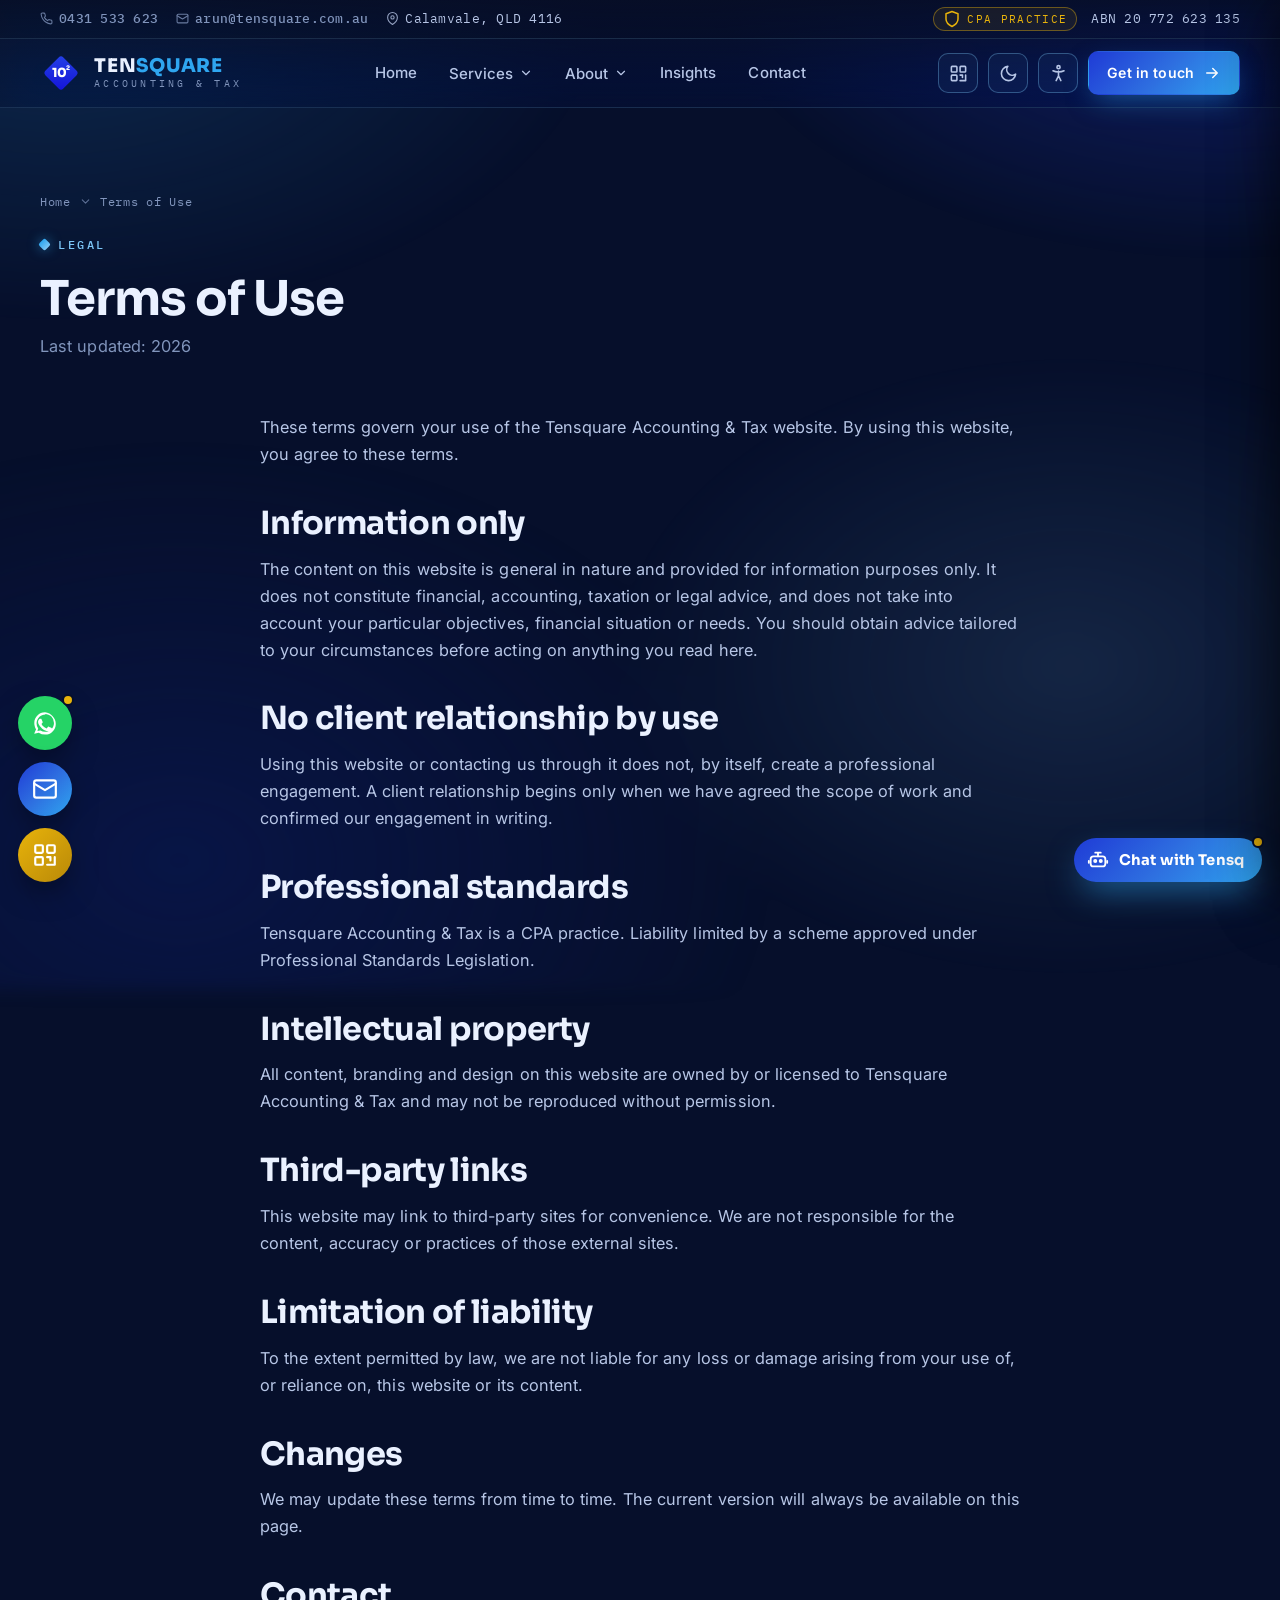
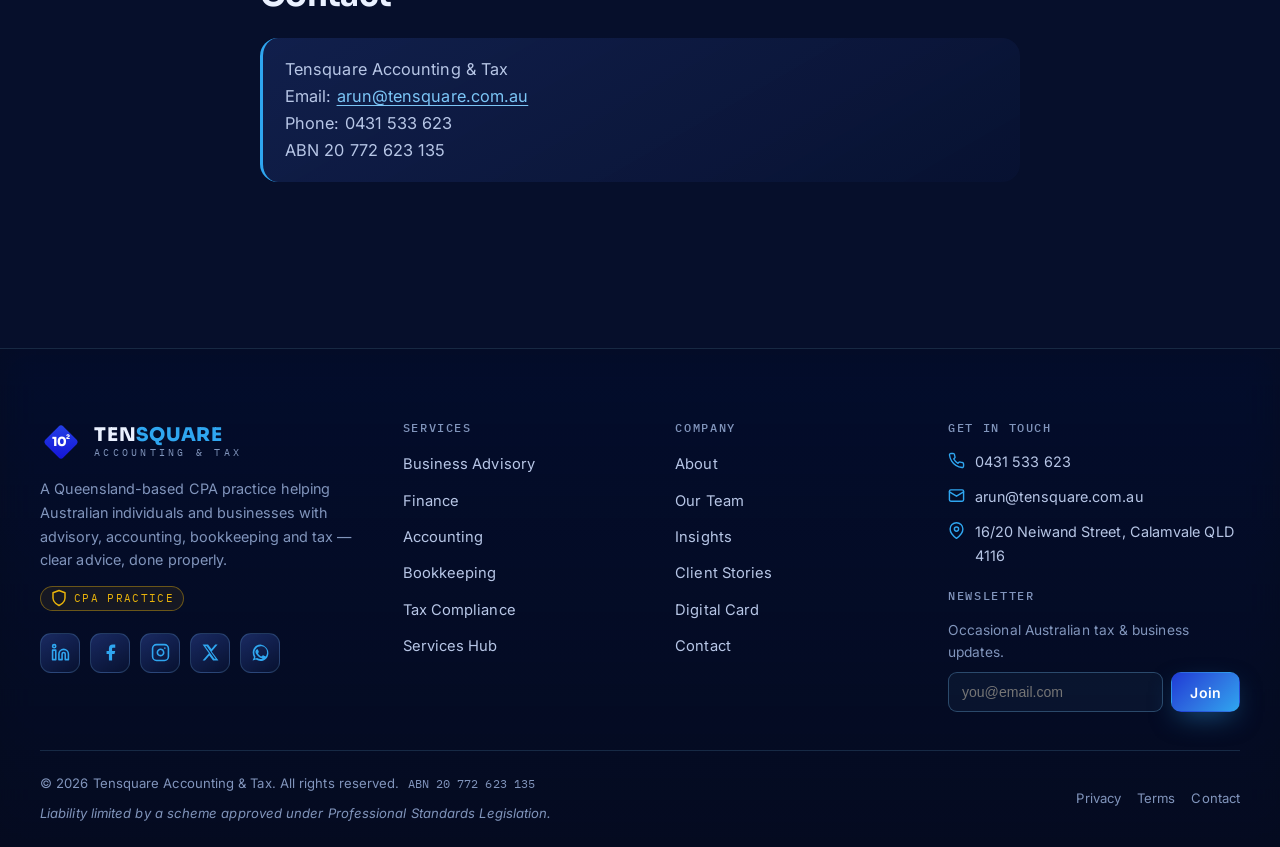
<file: terms.html>
<!DOCTYPE html>
<html lang="en-AU" data-theme="dark">
<head>
<meta charset="utf-8">
<meta name="viewport" content="width=device-width, initial-scale=1">
<title>Terms of Use | Tensquare Accounting &amp; Tax</title>
<meta name="description" content="Terms of use for the Tensquare Accounting & Tax website. General information only — not financial, tax or legal advice.">
<meta name="theme-color" content="#060F2B">
<link rel="canonical" href="https://tensquare.com.au/terms.html">
<link rel="icon" href="data:image/svg+xml,%3Csvg xmlns='http://www.w3.org/2000/svg' viewBox='0 0 100 100'%3E%3Crect x='20' y='20' width='60' height='60' rx='8' transform='rotate(45 50 50)' fill='%231A1AE0'/%3E%3Ctext x='46' y='60' text-anchor='middle' font-family='sans-serif' font-weight='800' font-size='30' fill='white'%3E10%3C/text%3E%3Ctext x='66' y='42' text-anchor='middle' font-family='sans-serif' font-weight='800' font-size='15' fill='white'%3E2%3C/text%3E%3C/svg%3E">
<meta property="og:type" content="website">
<meta property="og:title" content="Terms of Use | Tensquare Accounting &amp; Tax">
<meta property="og:description" content="Terms of use for the Tensquare Accounting & Tax website. General information only — not financial, tax or legal advice.">
<meta property="og:url" content="https://tensquare.com.au/terms.html">
<meta property="og:site_name" content="Tensquare Accounting & Tax">
<meta name="twitter:card" content="summary_large_image">
<link rel="preconnect" href="https://fonts.googleapis.com">
<link rel="preconnect" href="https://fonts.gstatic.com" crossorigin>
<link href="https://fonts.googleapis.com/css2?family=Sora:wght@500;600;700;800&family=Inter:wght@400;500;600;700&family=IBM+Plex+Mono:wght@400;500&display=swap" rel="stylesheet">
<link rel="stylesheet" href="shared.css?v=2">
<script>(function(){try{var t=localStorage.getItem('tsq-theme')||'dark';document.documentElement.setAttribute('data-theme',t);var fs=localStorage.getItem('tsq-fs');if(fs)document.documentElement.style.setProperty('--a11y-fs',fs);['gray','underline','motion'].forEach(function(k){if(localStorage.getItem('tsq-a11y-'+k)==='1')document.documentElement.classList.add('a11y-'+k);});}catch(e){}})();</script>

</head>
<body>
<a href="#maincontent" class="skip">Skip to content</a>
<header class="nav">
  <div class="topbar">
    <div class="wrap">
      <div class="tb-left">
        <a class="tb-item" href="tel:0431533623"><svg class="" width="18" height="18" viewBox="0 0 24 24" fill="none" stroke="currentColor" stroke-width="2" stroke-linecap="round" stroke-linejoin="round" aria-hidden="true"><path d="M22 16.92v3a2 2 0 0 1-2.18 2 19.79 19.79 0 0 1-8.63-3.07 19.5 19.5 0 0 1-6-6 19.79 19.79 0 0 1-3.07-8.67A2 2 0 0 1 4.11 2h3a2 2 0 0 1 2 1.72c.13.96.36 1.9.7 2.81a2 2 0 0 1-.45 2.11L8.09 9.91a16 16 0 0 0 6 6l1.27-1.27a2 2 0 0 1 2.11-.45c.91.34 1.85.57 2.81.7A2 2 0 0 1 22 16.92z"/></svg>0431 533 623</a>
        <a class="tb-item hide-sm" href="mailto:arun@tensquare.com.au"><svg class="" width="18" height="18" viewBox="0 0 24 24" fill="none" stroke="currentColor" stroke-width="2" stroke-linecap="round" stroke-linejoin="round" aria-hidden="true"><rect x="2" y="4" width="20" height="16" rx="2"/><path d="m22 7-10 6L2 7"/></svg>arun@tensquare.com.au</a>
        <span class="tb-item hide-sm"><svg class="" width="18" height="18" viewBox="0 0 24 24" fill="none" stroke="currentColor" stroke-width="2" stroke-linecap="round" stroke-linejoin="round" aria-hidden="true"><path d="M21 10c0 7-9 13-9 13s-9-6-9-13a9 9 0 0 1 18 0z"/><circle cx="12" cy="10" r="3"/></svg>Calamvale, QLD 4116</span>
      </div>
      <div class="tb-right">
        <span class="cpa-chip"><svg class="" width="18" height="18" viewBox="0 0 24 24" fill="none" stroke="currentColor" stroke-width="2" stroke-linecap="round" stroke-linejoin="round" aria-hidden="true"><path d="M12 22s8-4 8-10V5l-8-3-8 3v7c0 6 8 10 8 10z"/></svg> CPA Practice</span>
        <span class="tb-item hide-sm">ABN 20 772 623 135</span>
      </div>
    </div>
  </div>
  <div class="navbar">
    <div class="wrap">
      <a class="brand" href="index.html" aria-label="Tensquare Accounting & Tax home">
        <svg class="mark" viewBox="0 0 100 100" role="img" aria-label="Tensquare mark">
  <defs>
    <linearGradient id="tsq" x1="0" y1="0" x2="1" y2="1">
      <stop offset="0" stop-color="var(--logo-diamond-1)"/>
      <stop offset="1" stop-color="var(--logo-diamond-2)"/>
    </linearGradient>
  </defs>
  <rect x="20" y="20" width="60" height="60" rx="8" transform="rotate(45 50 50)" fill="url(#tsq)"/>
  <g fill="var(--logo-glyph)">
    <text x="46" y="60" text-anchor="middle" font-family="Sora, sans-serif" font-weight="800" font-size="30" letter-spacing="-1">10</text>
    <text x="66" y="42" text-anchor="middle" font-family="Sora, sans-serif" font-weight="800" font-size="15">2</text>
  </g>
</svg>
        <span class="word"><span class="t1">TEN<b>SQUARE</b></span><span class="t2">Accounting &amp; Tax</span></span>
      </a>
      <nav aria-label="Primary">
        <ul class="menu">
          <li><a href="index.html">Home</a></li>
          <li class="has-drop"><button class="navlink" aria-haspopup="true">Services <svg class="chev" width="18" height="18" viewBox="0 0 24 24" fill="none" stroke="currentColor" stroke-width="2" stroke-linecap="round" stroke-linejoin="round" aria-hidden="true"><path d="M6 9l6 6 6-6"/></svg></button>
            <div class="dropdown"><a href="services.html#advisory"><span class="di"><svg class="" width="18" height="18" viewBox="0 0 24 24" fill="none" stroke="currentColor" stroke-width="2" stroke-linecap="round" stroke-linejoin="round" aria-hidden="true"><path d="M3 3v18h18"/><path d="m19 9-5 5-4-4-4 4"/></svg></span><span><span class="dt">Business Advisory</span><span class="dd">Strategy, structure &amp; growth</span></span></a><a href="services.html#finance"><span class="di"><svg class="" width="18" height="18" viewBox="0 0 24 24" fill="none" stroke="currentColor" stroke-width="2" stroke-linecap="round" stroke-linejoin="round" aria-hidden="true"><path d="M12 1v22M17 5H9.5a3.5 3.5 0 0 0 0 7h5a3.5 3.5 0 0 1 0 7H6"/></svg></span><span><span class="dt">Finance</span><span class="dd">Cash flow, forecasting &amp; CFO support</span></span></a><a href="services.html#accounting"><span class="di"><svg class="" width="18" height="18" viewBox="0 0 24 24" fill="none" stroke="currentColor" stroke-width="2" stroke-linecap="round" stroke-linejoin="round" aria-hidden="true"><rect x="4" y="2" width="16" height="20" rx="2"/><path d="M8 6h8M8 10h8M8 14h5"/></svg></span><span><span class="dt">Accounting</span><span class="dd">Year-end accounts &amp; financials</span></span></a><a href="services.html#bookkeeping"><span class="di"><svg class="" width="18" height="18" viewBox="0 0 24 24" fill="none" stroke="currentColor" stroke-width="2" stroke-linecap="round" stroke-linejoin="round" aria-hidden="true"><path d="M4 19.5A2.5 2.5 0 0 1 6.5 17H20"/><path d="M6.5 2H20v20H6.5A2.5 2.5 0 0 1 4 19.5v-15A2.5 2.5 0 0 1 6.5 2z"/></svg></span><span><span class="dt">Bookkeeping</span><span class="dd">BAS, payroll &amp; day-to-day books</span></span></a><a href="services.html#tax"><span class="di"><svg class="" width="18" height="18" viewBox="0 0 24 24" fill="none" stroke="currentColor" stroke-width="2" stroke-linecap="round" stroke-linejoin="round" aria-hidden="true"><path d="M3 9h18M9 21V9"/><rect x="3" y="3" width="18" height="18" rx="2"/></svg></span><span><span class="dt">Tax Compliance</span><span class="dd">Returns, planning &amp; ATO matters</span></span></a><a href="services.html"><span class="di"><svg class="" width="18" height="18" viewBox="0 0 24 24" fill="none" stroke="currentColor" stroke-width="2" stroke-linecap="round" stroke-linejoin="round" aria-hidden="true"><circle cx="12" cy="12" r="10"/><path d="M2 12h20M12 2a15 15 0 0 1 0 20 15 15 0 0 1 0-20z"/></svg></span><span><span class="dt">All Services &amp; Hub</span><span class="dd">Full services overview</span></span></a></div></li>
          <li class="has-drop"><button class="navlink" aria-haspopup="true">About <svg class="chev" width="18" height="18" viewBox="0 0 24 24" fill="none" stroke="currentColor" stroke-width="2" stroke-linecap="round" stroke-linejoin="round" aria-hidden="true"><path d="M6 9l6 6 6-6"/></svg></button>
            <div class="dropdown"><a href="about.html"><span class="di"><svg class="" width="18" height="18" viewBox="0 0 24 24" fill="none" stroke="currentColor" stroke-width="2" stroke-linecap="round" stroke-linejoin="round" aria-hidden="true"><circle cx="12" cy="12" r="10"/><path d="M12 16v-4M12 8h.01"/></svg></span><span><span class="dt">Our Story</span><span class="dd">About the practice</span></span></a><a href="team.html"><span class="di"><svg class="" width="18" height="18" viewBox="0 0 24 24" fill="none" stroke="currentColor" stroke-width="2" stroke-linecap="round" stroke-linejoin="round" aria-hidden="true"><path d="M17 21v-2a4 4 0 0 0-4-4H5a4 4 0 0 0-4 4v2"/><circle cx="9" cy="7" r="4"/><path d="M23 21v-2a4 4 0 0 0-3-3.87M16 3.13a4 4 0 0 1 0 7.75"/></svg></span><span><span class="dt">Our Team</span><span class="dd">Founder &amp; professionals</span></span></a><a href="testimonials.html"><span class="di"><svg class="" width="18" height="18" viewBox="0 0 24 24" fill="currentColor" stroke="none" aria-hidden="true"><path d="M12 2l3.09 6.26L22 9.27l-5 4.87 1.18 6.88L12 17.77l-6.18 3.25L7 14.14 2 9.27l6.91-1.01L12 2z"/></svg></span><span><span class="dt">Client Stories</span><span class="dd">Testimonials</span></span></a></div></li>
          <li><a href="insights.html">Insights</a></li>
          <li><a href="contact.html">Contact</a></li>
        </ul>
      </nav>
      <div class="nav-cta">
        <a href="business-card.html" class="icon-btn desk-only" title="Digital business card" aria-label="Digital business card"><svg class="" width="18" height="18" viewBox="0 0 24 24" fill="none" stroke="currentColor" stroke-width="2" stroke-linecap="round" stroke-linejoin="round" aria-hidden="true"><rect x="3" y="3" width="7" height="7" rx="1"/><rect x="14" y="3" width="7" height="7" rx="1"/><rect x="3" y="14" width="7" height="7" rx="1"/><path d="M14 14h3v3M21 14v7h-7"/></svg></a>
        <button class="icon-btn" id="themeToggle" title="Toggle light / dark" aria-label="Toggle light or dark theme"><svg class="" width="18" height="18" viewBox="0 0 24 24" fill="none" stroke="currentColor" stroke-width="2" stroke-linecap="round" stroke-linejoin="round" aria-hidden="true"><path d="M21 12.8A9 9 0 1 1 11.2 3a7 7 0 0 0 9.8 9.8z"/></svg></button>
        <button class="icon-btn" id="a11yToggle" title="Accessibility options" aria-label="Open accessibility options"><svg class="" width="18" height="18" viewBox="0 0 24 24" fill="none" stroke="currentColor" stroke-width="2" stroke-linecap="round" stroke-linejoin="round" aria-hidden="true"><circle cx="12" cy="4" r="2"/><path d="M19 8.5c-2 1-4.5 1.5-7 1.5s-5-.5-7-1.5M12 9v6M9 21l3-6 3 6"/></svg></button>
        <a href="contact.html" class="btn btn-primary btn-sm desk-only">Get in touch <svg class="" width="18" height="18" viewBox="0 0 24 24" fill="none" stroke="currentColor" stroke-width="2" stroke-linecap="round" stroke-linejoin="round" aria-hidden="true"><path d="M5 12h14M13 6l6 6-6 6"/></svg></a>
        <button class="icon-btn hamburger" id="hamburger" aria-label="Open menu" aria-expanded="false"><svg class="" width="18" height="18" viewBox="0 0 24 24" fill="none" stroke="currentColor" stroke-width="2" stroke-linecap="round" stroke-linejoin="round" aria-hidden="true"><path d="M3 6h18M3 12h18M3 18h18"/></svg></button>
      </div>
    </div>
  </div>
</header>

<div class="scrim" id="scrim"></div>
<aside class="mobile-menu" id="mobileMenu" aria-label="Mobile menu">
  <div class="mm-head">
    <span class="word"><span class="t1" style="color:var(--head);font-family:var(--font-d);font-weight:800;letter-spacing:.04em">TEN<b style="color:var(--azure)">SQUARE</b></span></span>
    <button class="icon-btn" id="mmClose" aria-label="Close menu"><svg class="" width="18" height="18" viewBox="0 0 24 24" fill="currentColor" stroke="none" aria-hidden="true"><path d="M18 2h3l-7.5 8.6L22 22h-6.8l-4.7-6.1L5 22H2l8-9.2L2 2h6.9l4.3 5.7L18 2zm-1.2 18h1.7L7.3 4H5.5l11.3 16z"/></svg></button>
  </div>
  <a href="index.html">Home</a>
  <div class="mm-group"><div style="padding:13px 12px;color:var(--muted);font-family:var(--font-m);font-size:.74rem;letter-spacing:.12em;text-transform:uppercase">Services</div>
    <div class="mm-sub"><a href="services.html#advisory">Business Advisory</a><a href="services.html#finance">Finance</a><a href="services.html#accounting">Accounting</a><a href="services.html#bookkeeping">Bookkeeping</a><a href="services.html#tax">Tax Compliance</a><a href="services.html">All Services &amp; Hub</a></div></div>
  <div class="mm-group"><div style="padding:13px 12px;color:var(--muted);font-family:var(--font-m);font-size:.74rem;letter-spacing:.12em;text-transform:uppercase">About</div>
    <div class="mm-sub"><a href="about.html">Our Story</a><a href="team.html">Our Team</a><a href="testimonials.html">Client Stories</a></div></div>
  <a href="insights.html">Insights</a>
  <a href="contact.html">Contact</a>
  <a href="business-card.html">Digital Business Card</a>
  <a href="contact.html" class="btn btn-primary btn-block" style="margin-top:16px">Get in touch <svg class="" width="18" height="18" viewBox="0 0 24 24" fill="none" stroke="currentColor" stroke-width="2" stroke-linecap="round" stroke-linejoin="round" aria-hidden="true"><path d="M5 12h14M13 6l6 6-6 6"/></svg></a>
</aside>

<aside class="a11y-panel" id="a11yPanel" aria-label="Accessibility options">
  <div class="mm-head"><div><h3>Accessibility</h3></div><button class="icon-btn" id="a11yClose" aria-label="Close accessibility panel"><svg class="" width="18" height="18" viewBox="0 0 24 24" fill="currentColor" stroke="none" aria-hidden="true"><path d="M18 2h3l-7.5 8.6L22 22h-6.8l-4.7-6.1L5 22H2l8-9.2L2 2h6.9l4.3 5.7L18 2zm-1.2 18h1.7L7.3 4H5.5l11.3 16z"/></svg></button></div>
  <p class="sub">Adjust the site for comfort. Your choices are remembered on this device.</p>
  <div class="a11y-row"><div><div class="lab">Text size</div><div class="desc">Scale all text (90&ndash;140%)</div></div>
    <div class="a11y-ctrl"><button id="fsMinus" aria-label="Decrease text size">A&minus;</button><button id="fsPlus" aria-label="Increase text size">A+</button></div></div>
  <div class="a11y-row"><div><div class="lab">Grayscale</div><div class="desc">Remove colour</div></div><button class="switch" id="swGray" role="switch" aria-checked="false" aria-label="Toggle grayscale"></button></div>
  <div class="a11y-row"><div><div class="lab">Underline links</div><div class="desc">Underline every link</div></div><button class="switch" id="swUnder" role="switch" aria-checked="false" aria-label="Toggle underline links"></button></div>
  <div class="a11y-row"><div><div class="lab">Reduce motion</div><div class="desc">Stop animations</div></div><button class="switch" id="swMotion" role="switch" aria-checked="false" aria-label="Toggle reduce motion"></button></div>
  <button class="btn btn-ghost btn-block" id="a11yReset" style="margin-top:18px">Reset all</button>
</aside>

<main id="maincontent">

<section class="page-hero">
  <div class="wrap">
    <div class="crumbs"><a href="index.html">Home</a> <svg class="" width="18" height="18" viewBox="0 0 24 24" fill="none" stroke="currentColor" stroke-width="2" stroke-linecap="round" stroke-linejoin="round" aria-hidden="true"><path d="M6 9l6 6 6-6"/></svg> <span>Terms of Use</span></div>
    <span class="eyebrow">Legal</span>
    <h1 style="font-size:clamp(1.9rem,4.4vw,3rem);letter-spacing:-.02em;margin-bottom:8px">Terms of Use</h1>
    <p class="kicker">Last updated: 2026</p>
  </div>
</section>
<section class="section" style="padding-top:clamp(10px,2vw,24px)">
  <div class="wrap">
    <article class="prose">
      <p>These terms govern your use of the Tensquare Accounting & Tax website. By using this website, you agree to these terms.</p>
      <h2>Information only</h2>
      <p>The content on this website is general in nature and provided for information purposes only. It does not constitute financial, accounting, taxation or legal advice, and does not take into account your particular objectives, financial situation or needs. You should obtain advice tailored to your circumstances before acting on anything you read here.</p>
      <h2>No client relationship by use</h2>
      <p>Using this website or contacting us through it does not, by itself, create a professional engagement. A client relationship begins only when we have agreed the scope of work and confirmed our engagement in writing.</p>
      <h2>Professional standards</h2>
      <p>Tensquare Accounting & Tax is a CPA practice. Liability limited by a scheme approved under Professional Standards Legislation.</p>
      <h2>Intellectual property</h2>
      <p>All content, branding and design on this website are owned by or licensed to Tensquare Accounting & Tax and may not be reproduced without permission.</p>
      <h2>Third-party links</h2>
      <p>This website may link to third-party sites for convenience. We are not responsible for the content, accuracy or practices of those external sites.</p>
      <h2>Limitation of liability</h2>
      <p>To the extent permitted by law, we are not liable for any loss or damage arising from your use of, or reliance on, this website or its content.</p>
      <h2>Changes</h2>
      <p>We may update these terms from time to time. The current version will always be available on this page.</p>
      <h2>Contact</h2>
      <div class="callout"><p>Tensquare Accounting & Tax<br>Email: <a href="mailto:arun@tensquare.com.au">arun@tensquare.com.au</a><br>Phone: 0431 533 623<br>ABN 20 772 623 135</p></div>
    </article>
  </div>
</section>

</main>

<footer class="site">
  <div class="wrap">
    <div class="footer-main">
      <div class="f-about">
        <a class="brand" href="index.html" aria-label="Tensquare Accounting & Tax home"><svg class="mark" viewBox="0 0 100 100" role="img" aria-label="Tensquare mark">
  <defs>
    <linearGradient id="tsq" x1="0" y1="0" x2="1" y2="1">
      <stop offset="0" stop-color="var(--logo-diamond-1)"/>
      <stop offset="1" stop-color="var(--logo-diamond-2)"/>
    </linearGradient>
  </defs>
  <rect x="20" y="20" width="60" height="60" rx="8" transform="rotate(45 50 50)" fill="url(#tsq)"/>
  <g fill="var(--logo-glyph)">
    <text x="46" y="60" text-anchor="middle" font-family="Sora, sans-serif" font-weight="800" font-size="30" letter-spacing="-1">10</text>
    <text x="66" y="42" text-anchor="middle" font-family="Sora, sans-serif" font-weight="800" font-size="15">2</text>
  </g>
</svg>
          <span class="word"><span class="t1">TEN<b>SQUARE</b></span><span class="t2">Accounting &amp; Tax</span></span></a>
        <p>A Queensland-based CPA practice helping Australian individuals and businesses with advisory, accounting, bookkeeping and tax &mdash; clear advice, done properly.</p>
        <span class="cpa-chip"><svg class="" width="18" height="18" viewBox="0 0 24 24" fill="none" stroke="currentColor" stroke-width="2" stroke-linecap="round" stroke-linejoin="round" aria-hidden="true"><path d="M12 22s8-4 8-10V5l-8-3-8 3v7c0 6 8 10 8 10z"/></svg> CPA Practice</span>
        <div class="socials" aria-label="Social media">
          <a href="https://www.linkedin.com/company/tensquare-accounting-tax" target="_blank" rel="noopener" aria-label="LinkedIn" title="LinkedIn"><svg class="" width="18" height="18" viewBox="0 0 24 24" fill="none" stroke="currentColor" stroke-width="2" stroke-linecap="round" stroke-linejoin="round" aria-hidden="true"><path d="M16 8a6 6 0 0 1 6 6v7h-4v-7a2 2 0 0 0-4 0v7h-4v-7a6 6 0 0 1 6-6z"/><rect x="2" y="9" width="4" height="12"/><circle cx="4" cy="4" r="2"/></svg></a>
          <a href="https://www.facebook.com/tensquareaccounting" target="_blank" rel="noopener" aria-label="Facebook" title="Facebook"><svg class="" width="18" height="18" viewBox="0 0 24 24" fill="currentColor" stroke="none" aria-hidden="true"><path d="M18 2h-3a5 5 0 0 0-5 5v3H7v4h3v8h4v-8h3l1-4h-4V7a1 1 0 0 1 1-1h3z"/></svg></a>
          <a href="https://www.instagram.com/tensquareaccounting" target="_blank" rel="noopener" aria-label="Instagram" title="Instagram"><svg class="" width="18" height="18" viewBox="0 0 24 24" fill="none" stroke="currentColor" stroke-width="2" stroke-linecap="round" stroke-linejoin="round" aria-hidden="true"><rect x="2" y="2" width="20" height="20" rx="5"/><path d="M16 11.37A4 4 0 1 1 12.63 8 4 4 0 0 1 16 11.37z"/><line x1="17.5" y1="6.5" x2="17.51" y2="6.5"/></svg></a>
          <a href="https://x.com/tensquare_au" target="_blank" rel="noopener" aria-label="X (Twitter)" title="X (Twitter)"><svg class="" width="18" height="18" viewBox="0 0 24 24" fill="currentColor" stroke="none" aria-hidden="true"><path d="M18 2h3l-7.5 8.6L22 22h-6.8l-4.7-6.1L5 22H2l8-9.2L2 2h6.9l4.3 5.7L18 2zm-1.2 18h1.7L7.3 4H5.5l11.3 16z"/></svg></a>
          <a href="https://wa.me/61431533623" target="_blank" rel="noopener" aria-label="WhatsApp" title="WhatsApp"><svg class="" width="18" height="18" viewBox="0 0 24 24" fill="currentColor" stroke="none" aria-hidden="true"><path d="M12.04 2C6.58 2 2.13 6.45 2.13 11.91c0 2.1.55 4.15 1.6 5.96L2 22l4.25-1.11a9.9 9.9 0 0 0 5.78 1.84h.01c5.46 0 9.91-4.45 9.91-9.91 0-2.65-1.03-5.14-2.9-7.01A9.82 9.82 0 0 0 12.04 2Zm0 1.67c2.2 0 4.27.86 5.83 2.42a8.2 8.2 0 0 1 2.42 5.82c0 4.54-3.7 8.24-8.24 8.24h-.01a8.2 8.2 0 0 1-4.19-1.15l-.3-.18-2.52.66.67-2.46-.2-.31a8.22 8.22 0 0 1-1.26-4.38c0-4.54 3.7-8.24 8.25-8.24Zm-4.51 4.4c-.21 0-.55.08-.84.39-.29.31-1.1 1.08-1.1 2.63 0 1.55 1.13 3.05 1.29 3.26.16.21 2.22 3.39 5.38 4.62 2.63 1.04 3.16.83 3.73.78.57-.05 1.84-.75 2.1-1.48.26-.73.26-1.35.18-1.48-.08-.13-.29-.21-.6-.37-.31-.16-1.84-.91-2.13-1.01-.29-.1-.5-.16-.71.16-.21.31-.81 1.01-.99 1.22-.18.21-.37.23-.68.08-.31-.16-1.31-.48-2.5-1.54-.92-.82-1.54-1.84-1.72-2.15-.18-.31-.02-.48.13-.63.14-.14.31-.37.47-.55.16-.18.21-.31.31-.52.1-.21.05-.39-.03-.55-.08-.16-.71-1.71-.98-2.34-.26-.62-.52-.53-.71-.54l-.6-.01Z"/></svg></a>
        </div>
      </div>
      <div><h4>Services</h4><ul><li><a href="services.html#advisory">Business Advisory</a></li><li><a href="services.html#finance">Finance</a></li><li><a href="services.html#accounting">Accounting</a></li><li><a href="services.html#bookkeeping">Bookkeeping</a></li><li><a href="services.html#tax">Tax Compliance</a></li><li><a href="services.html">Services Hub</a></li></ul></div>
      <div><h4>Company</h4><ul>
        <li><a href="about.html">About</a></li>
        <li><a href="team.html">Our Team</a></li>
        <li><a href="insights.html">Insights</a></li>
        <li><a href="testimonials.html">Client Stories</a></li>
        <li><a href="business-card.html">Digital Card</a></li>
        <li><a href="contact.html">Contact</a></li>
      </ul></div>
      <div>
        <h4>Get in touch</h4>
        <div class="f-contact">
          <a href="tel:0431533623"><svg class="" width="18" height="18" viewBox="0 0 24 24" fill="none" stroke="currentColor" stroke-width="2" stroke-linecap="round" stroke-linejoin="round" aria-hidden="true"><path d="M22 16.92v3a2 2 0 0 1-2.18 2 19.79 19.79 0 0 1-8.63-3.07 19.5 19.5 0 0 1-6-6 19.79 19.79 0 0 1-3.07-8.67A2 2 0 0 1 4.11 2h3a2 2 0 0 1 2 1.72c.13.96.36 1.9.7 2.81a2 2 0 0 1-.45 2.11L8.09 9.91a16 16 0 0 0 6 6l1.27-1.27a2 2 0 0 1 2.11-.45c.91.34 1.85.57 2.81.7A2 2 0 0 1 22 16.92z"/></svg><span>0431 533 623</span></a>
          <a href="mailto:arun@tensquare.com.au"><svg class="" width="18" height="18" viewBox="0 0 24 24" fill="none" stroke="currentColor" stroke-width="2" stroke-linecap="round" stroke-linejoin="round" aria-hidden="true"><rect x="2" y="4" width="20" height="16" rx="2"/><path d="m22 7-10 6L2 7"/></svg><span>arun@tensquare.com.au</span></a>
          <a href="https://www.google.com/maps/search/?api=1&amp;query=16/20+Neiwand+Street,+Calamvale+QLD+4116" target="_blank" rel="noopener"><svg class="" width="18" height="18" viewBox="0 0 24 24" fill="none" stroke="currentColor" stroke-width="2" stroke-linecap="round" stroke-linejoin="round" aria-hidden="true"><path d="M21 10c0 7-9 13-9 13s-9-6-9-13a9 9 0 0 1 18 0z"/><circle cx="12" cy="10" r="3"/></svg><span>16/20 Neiwand Street, Calamvale QLD 4116</span></a>
        </div>
        <h4 style="margin-top:22px">Newsletter</h4>
        <p style="font-size:.86rem;color:var(--muted);margin-bottom:6px">Occasional Australian tax &amp; business updates.</p>
        <form class="news-form" id="newsForm">
          <input type="email" id="newsEmail" placeholder="you@email.com" aria-label="Email for newsletter" required>
          <button class="btn btn-primary btn-sm" type="submit">Join</button>
        </form>
        <div class="form-status" id="newsStatus"></div>
      </div>
    </div>
    <div class="footer-bottom">
      <div>
        <p>&copy; 2026 Tensquare Accounting & Tax. All rights reserved. &nbsp;<span class="abn-line">ABN 20 772 623 135</span></p>
        <p class="psl">Liability limited by a scheme approved under Professional Standards Legislation.</p>
      </div>
      <div class="legal-links">
        <a href="privacy.html">Privacy</a>
        <a href="terms.html">Terms</a>
        <a href="contact.html">Contact</a>
      </div>
    </div>
  </div>
</footer>

<div class="floats">
  <button class="float-btn float-wa" id="waOpen" aria-label="Chat on WhatsApp" title="WhatsApp"><svg class="" width="18" height="18" viewBox="0 0 24 24" fill="currentColor" stroke="none" aria-hidden="true"><path d="M12.04 2C6.58 2 2.13 6.45 2.13 11.91c0 2.1.55 4.15 1.6 5.96L2 22l4.25-1.11a9.9 9.9 0 0 0 5.78 1.84h.01c5.46 0 9.91-4.45 9.91-9.91 0-2.65-1.03-5.14-2.9-7.01A9.82 9.82 0 0 0 12.04 2Zm0 1.67c2.2 0 4.27.86 5.83 2.42a8.2 8.2 0 0 1 2.42 5.82c0 4.54-3.7 8.24-8.24 8.24h-.01a8.2 8.2 0 0 1-4.19-1.15l-.3-.18-2.52.66.67-2.46-.2-.31a8.22 8.22 0 0 1-1.26-4.38c0-4.54 3.7-8.24 8.25-8.24Zm-4.51 4.4c-.21 0-.55.08-.84.39-.29.31-1.1 1.08-1.1 2.63 0 1.55 1.13 3.05 1.29 3.26.16.21 2.22 3.39 5.38 4.62 2.63 1.04 3.16.83 3.73.78.57-.05 1.84-.75 2.1-1.48.26-.73.26-1.35.18-1.48-.08-.13-.29-.21-.6-.37-.31-.16-1.84-.91-2.13-1.01-.29-.1-.5-.16-.71.16-.21.31-.81 1.01-.99 1.22-.18.21-.37.23-.68.08-.31-.16-1.31-.48-2.5-1.54-.92-.82-1.54-1.84-1.72-2.15-.18-.31-.02-.48.13-.63.14-.14.31-.37.47-.55.16-.18.21-.31.31-.52.1-.21.05-.39-.03-.55-.08-.16-.71-1.71-.98-2.34-.26-.62-.52-.53-.71-.54l-.6-.01Z"/></svg><span class="pulse"></span></button>
  <button class="float-btn float-mail" id="mailOpen" aria-label="Send an email" title="Email"><svg class="" width="18" height="18" viewBox="0 0 24 24" fill="none" stroke="currentColor" stroke-width="2" stroke-linecap="round" stroke-linejoin="round" aria-hidden="true"><rect x="2" y="4" width="20" height="16" rx="2"/><path d="m22 7-10 6L2 7"/></svg></button>
  <a class="float-btn float-card" href="business-card.html" aria-label="Arun's digital business card" title="Digital business card"><svg class="" width="18" height="18" viewBox="0 0 24 24" fill="none" stroke="currentColor" stroke-width="2" stroke-linecap="round" stroke-linejoin="round" aria-hidden="true"><rect x="3" y="3" width="7" height="7" rx="1"/><rect x="14" y="3" width="7" height="7" rx="1"/><rect x="3" y="14" width="7" height="7" rx="1"/><path d="M14 14h3v3M21 14v7h-7"/></svg></a>
</div>

<div class="popup" id="waPopup" role="dialog" aria-label="WhatsApp enquiry">
  <div class="popup-head"><span class="ph-ic" style="background:#25D366"><svg class="" width="18" height="18" viewBox="0 0 24 24" fill="currentColor" stroke="none" aria-hidden="true"><path d="M12.04 2C6.58 2 2.13 6.45 2.13 11.91c0 2.1.55 4.15 1.6 5.96L2 22l4.25-1.11a9.9 9.9 0 0 0 5.78 1.84h.01c5.46 0 9.91-4.45 9.91-9.91 0-2.65-1.03-5.14-2.9-7.01A9.82 9.82 0 0 0 12.04 2Zm0 1.67c2.2 0 4.27.86 5.83 2.42a8.2 8.2 0 0 1 2.42 5.82c0 4.54-3.7 8.24-8.24 8.24h-.01a8.2 8.2 0 0 1-4.19-1.15l-.3-.18-2.52.66.67-2.46-.2-.31a8.22 8.22 0 0 1-1.26-4.38c0-4.54 3.7-8.24 8.25-8.24Zm-4.51 4.4c-.21 0-.55.08-.84.39-.29.31-1.1 1.08-1.1 2.63 0 1.55 1.13 3.05 1.29 3.26.16.21 2.22 3.39 5.38 4.62 2.63 1.04 3.16.83 3.73.78.57-.05 1.84-.75 2.1-1.48.26-.73.26-1.35.18-1.48-.08-.13-.29-.21-.6-.37-.31-.16-1.84-.91-2.13-1.01-.29-.1-.5-.16-.71.16-.21.31-.81 1.01-.99 1.22-.18.21-.37.23-.68.08-.31-.16-1.31-.48-2.5-1.54-.92-.82-1.54-1.84-1.72-2.15-.18-.31-.02-.48.13-.63.14-.14.31-.37.47-.55.16-.18.21-.31.31-.52.1-.21.05-.39-.03-.55-.08-.16-.71-1.71-.98-2.34-.26-.62-.52-.53-.71-.54l-.6-.01Z"/></svg></span>
    <div><div class="ph-t">Chat on WhatsApp</div><div class="ph-s">Quick reply, usually same business day</div></div>
    <button class="ph-x" data-close="waPopup" aria-label="Close"><svg class="" width="18" height="18" viewBox="0 0 24 24" fill="currentColor" stroke="none" aria-hidden="true"><path d="M18 2h3l-7.5 8.6L22 22h-6.8l-4.7-6.1L5 22H2l8-9.2L2 2h6.9l4.3 5.7L18 2zm-1.2 18h1.7L7.3 4H5.5l11.3 16z"/></svg></button></div>
  <div class="popup-body">
    <p>What can we help with? We&rsquo;ll prepare a message for you.</p>
    <div class="chips" id="waChips"></div>
    <input class="input" id="waName" placeholder="Your name" style="margin-bottom:10px">
    <textarea class="textarea" id="waMsg" placeholder="A short note (optional)" style="min-height:80px"></textarea>
    <div class="draft-prev" id="waDraft"></div>
    <a class="btn btn-primary btn-block" id="waSend">Open WhatsApp <svg class="" width="18" height="18" viewBox="0 0 24 24" fill="none" stroke="currentColor" stroke-width="2" stroke-linecap="round" stroke-linejoin="round" aria-hidden="true"><path d="M5 12h14M13 6l6 6-6 6"/></svg></a>
  </div>
</div>

<div class="popup" id="mailPopup" role="dialog" aria-label="Email enquiry">
  <div class="popup-head"><span class="ph-ic" style="background:var(--grad-main)"><svg class="" width="18" height="18" viewBox="0 0 24 24" fill="none" stroke="currentColor" stroke-width="2" stroke-linecap="round" stroke-linejoin="round" aria-hidden="true"><rect x="2" y="4" width="20" height="16" rx="2"/><path d="m22 7-10 6L2 7"/></svg></span>
    <div><div class="ph-t">Send an email</div><div class="ph-s">arun@tensquare.com.au</div></div>
    <button class="ph-x" data-close="mailPopup" aria-label="Close"><svg class="" width="18" height="18" viewBox="0 0 24 24" fill="currentColor" stroke="none" aria-hidden="true"><path d="M18 2h3l-7.5 8.6L22 22h-6.8l-4.7-6.1L5 22H2l8-9.2L2 2h6.9l4.3 5.7L18 2zm-1.2 18h1.7L7.3 4H5.5l11.3 16z"/></svg></button></div>
  <div class="popup-body">
    <p>Tell us what you need and we&rsquo;ll open a pre-filled email.</p>
    <div class="chips" id="mailChips"></div>
    <input class="input" id="mailName" placeholder="Your name" style="margin-bottom:10px">
    <textarea class="textarea" id="mailMsg" placeholder="A short note (optional)" style="min-height:80px"></textarea>
    <div class="draft-prev" id="mailDraft"></div>
    <a class="btn btn-primary btn-block" id="mailSend">Open email <svg class="" width="18" height="18" viewBox="0 0 24 24" fill="none" stroke="currentColor" stroke-width="2" stroke-linecap="round" stroke-linejoin="round" aria-hidden="true"><path d="M5 12h14M13 6l6 6-6 6"/></svg></a>
  </div>
</div>

<button class="gotop" id="gotop" aria-label="Back to top"><svg class="" width="18" height="18" viewBox="0 0 24 24" fill="none" stroke="currentColor" stroke-width="2" stroke-linecap="round" stroke-linejoin="round" aria-hidden="true"><path d="M12 19V5M5 12l7-7 7 7"/></svg></button>

<button class="cbot-launch" id="cbotLaunch" aria-label="Open Tensq chat assistant">
  <svg class="" width="18" height="18" viewBox="0 0 24 24" fill="none" stroke="currentColor" stroke-width="2" stroke-linecap="round" stroke-linejoin="round" aria-hidden="true"><rect x="4" y="8" width="16" height="11" rx="3"/><path d="M12 8V4M9 4h6"/><circle cx="9" cy="13" r="1.2"/><circle cx="15" cy="13" r="1.2"/><path d="M2 13v2M22 13v2"/></svg><span class="cbot-lbl">Chat with Tensq</span><span class="pulse"></span>
</button>
<aside class="cbot-panel" id="cbotPanel" role="dialog" aria-label="Tensq chat assistant">
  <div class="cbot-head">
    <span class="av"><svg class="" width="18" height="18" viewBox="0 0 24 24" fill="none" stroke="currentColor" stroke-width="2" stroke-linecap="round" stroke-linejoin="round" aria-hidden="true"><rect x="4" y="8" width="16" height="11" rx="3"/><path d="M12 8V4M9 4h6"/><circle cx="9" cy="13" r="1.2"/><circle cx="15" cy="13" r="1.2"/><path d="M2 13v2M22 13v2"/></svg></span>
    <div>
      <div class="ct">Tensq</div>
      <div class="cs"><span class="live"></span> by Tensquare &middot; online</div>
    </div>
    <button class="cx" id="cbotClose" aria-label="Close chat"><svg class="" width="18" height="18" viewBox="0 0 24 24" fill="currentColor" stroke="none" aria-hidden="true"><path d="M18 2h3l-7.5 8.6L22 22h-6.8l-4.7-6.1L5 22H2l8-9.2L2 2h6.9l4.3 5.7L18 2zm-1.2 18h1.7L7.3 4H5.5l11.3 16z"/></svg></button>
  </div>
  <div class="cbot-body" id="cbotBody" aria-live="polite"></div>
  <div class="cbot-foot">
    <textarea id="cbotInput" rows="1" placeholder="Type your message&hellip;" aria-label="Message to Tensq"></textarea>
    <button class="cbot-send" id="cbotSend" aria-label="Send message"><svg class="" width="18" height="18" viewBox="0 0 24 24" fill="none" stroke="currentColor" stroke-width="2" stroke-linecap="round" stroke-linejoin="round" aria-hidden="true"><path d="M22 2 11 13M22 2l-7 20-4-9-9-4 20-7z"/></svg></button>
  </div>
  <div class="cbot-note">Tensq is an assistant for general enquiries &mdash; not financial advice.</div>
</aside>
<script>
(function(){
  "use strict";
  var root=document.documentElement, LS=window.localStorage;
  function save(k,v){try{LS.setItem(k,v);}catch(e){}}
  function read(k){try{return LS.getItem(k);}catch(e){return null;}}
  function $(s,c){return (c||document).querySelector(s);}
  function $all(s,c){return Array.prototype.slice.call((c||document).querySelectorAll(s));}

  /* ---------- Theme ---------- */
  function applyThemeIcon(){
    var t=root.getAttribute('data-theme'), btn=$('#themeToggle');
    if(!btn) return;
    btn.setAttribute('aria-label', t==='dark' ? 'Switch to light theme' : 'Switch to dark theme');
    btn.title = t==='dark' ? 'Switch to light' : 'Switch to dark';
  }
  applyThemeIcon();
  var themeBtn=$('#themeToggle');
  if(themeBtn) themeBtn.addEventListener('click',function(){
    var cur=root.getAttribute('data-theme')==='dark'?'light':'dark';
    root.setAttribute('data-theme',cur); save('tsq-theme',cur); applyThemeIcon();
  });

  /* ---------- Mobile menu ---------- */
  var mm=$('#mobileMenu'), scrim=$('#scrim'), burger=$('#hamburger');
  function openMM(){ if(!mm)return; mm.classList.add('open'); scrim.classList.add('open'); if(burger)burger.setAttribute('aria-expanded','true'); document.body.style.overflow='hidden'; }
  function closeMM(){ if(!mm)return; mm.classList.remove('open'); if(!anyPanelOpen())scrim.classList.remove('open'); if(burger)burger.setAttribute('aria-expanded','false'); document.body.style.overflow=''; }
  if(burger) burger.addEventListener('click',openMM);
  var mmClose=$('#mmClose'); if(mmClose) mmClose.addEventListener('click',closeMM);
  $all('#mobileMenu a').forEach(function(a){a.addEventListener('click',closeMM);});

  /* ---------- Accessibility panel ---------- */
  var a11y=$('#a11yPanel');
  function openA11y(){ if(!a11y)return; a11y.classList.add('open'); scrim.classList.add('open'); }
  function closeA11y(){ if(!a11y)return; a11y.classList.remove('open'); if(!anyPanelOpen())scrim.classList.remove('open'); }
  function anyPanelOpen(){ return (mm&&mm.classList.contains('open'))||(a11y&&a11y.classList.contains('open')); }
  var a11yBtn=$('#a11yToggle'); if(a11yBtn) a11yBtn.addEventListener('click',openA11y);
  var a11yClose=$('#a11yClose'); if(a11yClose) a11yClose.addEventListener('click',closeA11y);
  if(scrim) scrim.addEventListener('click',function(){closeMM();closeA11y();});
  document.addEventListener('keydown',function(e){ if(e.key==='Escape'){closeMM();closeA11y();closeAllPopups();} });

  /* ---------- Text size ---------- */
  var fs=parseFloat(read('tsq-fs'))||1;
  function applyFs(){ fs=Math.min(1.4,Math.max(0.9,Math.round(fs*100)/100)); root.style.setProperty('--a11y-fs',fs); save('tsq-fs',fs); }
  applyFs();
  var fsP=$('#fsPlus'), fsM=$('#fsMinus');
  if(fsP) fsP.addEventListener('click',function(){fs+=0.1;applyFs();});
  if(fsM) fsM.addEventListener('click',function(){fs-=0.1;applyFs();});

  /* ---------- A11y switches ---------- */
  function bindSwitch(id,key,cls){
    var el=$('#'+id); if(!el)return;
    var on=read('tsq-a11y-'+key)==='1';
    el.classList.toggle('on',on); el.setAttribute('aria-checked',on?'true':'false');
    if(on) root.classList.add('a11y-'+cls);
    el.addEventListener('click',function(){
      var now=!el.classList.contains('on');
      el.classList.toggle('on',now); el.setAttribute('aria-checked',now?'true':'false');
      root.classList.toggle('a11y-'+cls,now); save('tsq-a11y-'+key,now?'1':'0');
    });
  }
  bindSwitch('swGray','gray','gray');
  bindSwitch('swUnder','underline','underline');
  bindSwitch('swMotion','motion','motion');
  var a11yReset=$('#a11yReset');
  if(a11yReset) a11yReset.addEventListener('click',function(){
    fs=1; applyFs();
    ['gray','underline','motion'].forEach(function(c){ root.classList.remove('a11y-'+c); save('tsq-a11y-'+c,'0'); });
    ['swGray','swUnder','swMotion'].forEach(function(id){ var el=$('#'+id); if(el){el.classList.remove('on');el.setAttribute('aria-checked','false');} });
  });

  /* ---------- Float popups + guided draft ---------- */
  var WA_NUMBER="61431533623", EMAIL="arun@tensquare.com.au";
  var TOPICS=["Business advisory","Accounting & year-end","Bookkeeping & BAS","Tax return / ATO","New business setup","General enquiry"];
  function buildChips(host,state){
    if(!host)return;
    TOPICS.forEach(function(t){
      var b=document.createElement('button'); b.type='button'; b.className='chip-btn'; b.textContent=t;
      b.addEventListener('click',function(){
        $all('.chip-btn',host).forEach(function(x){x.classList.remove('sel');});
        b.classList.add('sel'); state.topic=t; renderDraft(state);
      });
      host.appendChild(b);
    });
  }
  function renderDraft(state){
    var name=(state.nameEl&&state.nameEl.value.trim())||"";
    var note=(state.msgEl&&state.msgEl.value.trim())||"";
    var topic=state.topic||"General enquiry";
    var lines=["Hi Tensquare, I'd like to enquire about: "+topic+"."];
    if(note) lines.push(note);
    if(name) lines.push("— "+name);
    state.text=lines.join("\n");
    if(state.draftEl) state.draftEl.textContent=state.text;
  }
  function wireDraft(prefix){
    var pop=$('#'+prefix+'Popup'); if(!pop)return null;
    var state={ topic:null, text:"",
      nameEl:$('#'+prefix+'Name'), msgEl:$('#'+prefix+'Msg'), draftEl:$('#'+prefix+'Draft') };
    buildChips($('#'+prefix+'Chips'),state);
    if(state.nameEl) state.nameEl.addEventListener('input',function(){renderDraft(state);});
    if(state.msgEl) state.msgEl.addEventListener('input',function(){renderDraft(state);});
    renderDraft(state);
    return state;
  }
  var waState=wireDraft('wa'), mailState=wireDraft('mail');

  function openPopup(id){ closeAllPopups(); var p=$('#'+id); if(p)p.classList.add('open'); }
  function closeAllPopups(){ $all('.popup').forEach(function(p){p.classList.remove('open');}); }
  var waOpen=$('#waOpen'); if(waOpen) waOpen.addEventListener('click',function(){openPopup('waPopup');});
  var mailOpen=$('#mailOpen'); if(mailOpen) mailOpen.addEventListener('click',function(){openPopup('mailPopup');});
  $all('[data-close]').forEach(function(b){ b.addEventListener('click',function(){ var p=$('#'+b.getAttribute('data-close')); if(p)p.classList.remove('open'); }); });
  document.addEventListener('click',function(e){
    if(e.target.closest('.popup')||e.target.closest('.float-btn'))return;
    closeAllPopups();
  });

  var waSend=$('#waSend');
  if(waSend) waSend.addEventListener('click',function(){
    if(waState&&!waState.topic){var f=$('.chip-btn',$('#waChips'));if(f){f.click();}}
    var msg=(waState&&waState.text)||"Hi Tensquare, I'd like to make an enquiry.";
    window.location.href="https://wa.me/"+WA_NUMBER+"?text="+encodeURIComponent(msg);
  });
  var mailSend=$('#mailSend');
  if(mailSend) mailSend.addEventListener('click',function(){
    if(mailState&&!mailState.topic){var f=$('.chip-btn',$('#mailChips'));if(f){f.click();}}
    var topic=(mailState&&mailState.topic)||"General enquiry";
    var body=(mailState&&mailState.text)||"Hi Tensquare,";
    window.location.href="mailto:"+EMAIL+"?subject="+encodeURIComponent("Enquiry: "+topic)+"&body="+encodeURIComponent(body);
  });

  /* ---------- Go to top ---------- */
  var gotop=$('#gotop');
  function onScroll(){ if(!gotop)return; if(window.pageYOffset>520)gotop.classList.add('show'); else gotop.classList.remove('show'); }
  window.addEventListener('scroll',onScroll,{passive:true}); onScroll();
  if(gotop) gotop.addEventListener('click',function(){ window.scrollTo({top:0,behavior:'smooth'}); });

  /* ---------- Web3Forms helper ---------- */
  var W3F="YOUR_WEB3FORMS_ACCESS_KEY";
  function w3f(payload){
    return fetch('https://api.web3forms.com/submit',{
      method:'POST', headers:{'Content-Type':'application/json','Accept':'application/json'},
      body:JSON.stringify(payload)
    }).then(function(r){return r.json();});
  }
  function placeholderKey(){ return (!W3F || W3F.indexOf('YOUR_')===0); }

  /* ---------- Newsletter ---------- */
  var newsForm=$('#newsForm');
  if(newsForm) newsForm.addEventListener('submit',function(e){
    e.preventDefault();
    var st=$('#newsStatus'), email=$('#newsEmail');
    function show(cls,msg){ if(!st)return; st.className='form-status '+cls; st.textContent=msg; }
    if(!email||!email.value){ show('err','Please enter your email.'); return; }
    if(placeholderKey()){ show('ok','Thanks! Newsletter sign-up isn\u2019t connected yet — add your Web3Forms key to go live.'); newsForm.reset(); return; }
    show('ok','Subscribing\u2026');
    w3f({access_key:W3F, subject:'New newsletter sign-up', from_name:'Tensquare Website', email:email.value, _template:'table'})
      .then(function(d){ if(d.success){show('ok','Thanks for subscribing!');newsForm.reset();} else {show('err','Something went wrong. Please email us directly.');} })
      .catch(function(){ show('err','Network error. Please email us directly.'); });
  });

  /* ---------- Contact form (page-specific) ---------- */
  var cForm=$('#contactForm');
  if(cForm) cForm.addEventListener('submit',function(e){
    e.preventDefault();
    var st=$('#contactStatus');
    function show(cls,msg){ if(!st)return; st.className='form-status '+cls; st.textContent=msg; window.scrollTo({top:st.getBoundingClientRect().top+window.pageYOffset-120,behavior:'smooth'}); }
    var name=$('#cfName'), email=$('#cfEmail'), msg=$('#cfMsg');
    if(!name.value.trim()||!email.value.trim()||!msg.value.trim()){ show('err','Please complete name, email and message.'); return; }
    var btn=$('#cfSubmit'); if(btn){btn.disabled=true;}
    if(placeholderKey()){
      show('ok','Thanks '+name.value.trim()+'! This is a demo submission — add your Web3Forms key (see the guide) to receive real enquiries. You can also reach us on WhatsApp or email in the meantime.');
      cForm.reset(); if(btn){btn.disabled=false;} return;
    }
    show('ok','Sending\u2026');
    var payload={ access_key:W3F, subject:'New website enquiry from '+name.value.trim(), from_name:name.value.trim(), email:email.value.trim(),
      phone:($('#cfPhone')&&$('#cfPhone').value)||'', service:($('#cfService')&&$('#cfService').value)||'', message:msg.value.trim(), _template:'table' };
    w3f(payload).then(function(d){
      if(d.success){ show('ok','Thank you '+name.value.trim()+'! Your enquiry has been sent — we\u2019ll be in touch shortly.'); cForm.reset(); }
      else { show('err','Sorry, something went wrong. Please email us at '+EMAIL+'.'); }
      if(btn){btn.disabled=false;}
    }).catch(function(){ show('err','Network error. Please email us at '+EMAIL+'.'); if(btn){btn.disabled=false;} });
  });

  /* ---------- Tensq chatbot ---------- */
  (function(){
    var panel=$('#cbotPanel'), launch=$('#cbotLaunch'), closeb=$('#cbotClose'),
        bodyEl=$('#cbotBody'), input=$('#cbotInput'), sendb=$('#cbotSend');
    if(!panel||!launch) return;
    var WA="61431533623", MAIL="arun@tensquare.com.au", KEY="YOUR_WEB3FORMS_ACCESS_KEY";
    function keyPlaceholder(){ return (!KEY || KEY.indexOf('YOUR_')===0); }
    var lead={name:"",email:"",enquiry:""}, stage="open", started=false;

    function esc(s){ return (s||"").replace(/[&<>"]/g,function(c){return {'&':'&amp;','<':'&lt;','>':'&gt;','"':'&quot;'}[c];}); }
    function scroll(){ bodyEl.scrollTop=bodyEl.scrollHeight; }
    function bubble(who,html){
      var d=document.createElement('div'); d.className='cbot-msg '+who; d.innerHTML=html; bodyEl.appendChild(d); scroll();
    }
    function botSay(html,delay){ setTimeout(function(){ bubble('bot',html); }, delay||260); }
    function quick(options){
      var wrap=document.createElement('div'); wrap.className='cbot-quick';
      options.forEach(function(o){
        var b=document.createElement('button'); b.type='button'; b.textContent=o.label;
        b.addEventListener('click',function(){ wrap.remove(); handleIntent(o.intent,o.label); });
        wrap.appendChild(b);
      });
      bodyEl.appendChild(wrap); scroll();
    }
    function greet(){
      if(started) return; started=true;
      botSay("Hi, I&rsquo;m <strong>Tensq</strong> 👋 &mdash; Tensquare&rsquo;s assistant. How can I help you today?", 120);
      setTimeout(function(){ quick([
        {label:"Our services",intent:"services"},
        {label:"Book a consultation",intent:"book"},
        {label:"Tax question",intent:"tax"},
        {label:"Talk to a human",intent:"human"}
      ]); }, 500);
    }
    function validEmail(v){ return v.indexOf('@')>0 && v.lastIndexOf('.')>v.indexOf('@')+1; }

    function handleIntent(intent,label){
      if(label) bubble('user',esc(label));
      if(intent==='services'){
        botSay("We help with five connected areas: <strong>Business Advisory, Finance, Accounting, Bookkeeping</strong> and <strong>Tax Compliance</strong>. You can explore them all on our <a href='services.html' style='color:var(--azure)'>Services Hub</a>. Want me to have someone get in touch?",260);
        setTimeout(function(){ quick([{label:"Yes, contact me",intent:"book"},{label:"Talk to a human",intent:"human"}]); },760);
      } else if(intent==='book' || intent==='tax'){
        botSay(intent==='tax' ? "Happy to help with your tax question. The quickest way is to have Arun reply to you directly &mdash; could I grab a few details?" : "Great! Let&rsquo;s get you booked in. Could I grab a few details so the team can reach you?",260);
        stage="name"; botSay("First up &mdash; what&rsquo;s your name?",900);
      } else if(intent==='human'){
        botSay("Of course. You can reach the team directly here:",240);
        botSay("💬 <a href='https://wa.me/"+WA+"' target='_blank' rel='noopener' style='color:var(--azure)'>Chat on WhatsApp</a><br>✉️ <a href='mailto:"+MAIL+"' style='color:var(--azure)'>"+MAIL+"</a><br>📞 <a href='contact.html' style='color:var(--azure)'>Contact page</a>",560);
        setTimeout(function(){ quick([{label:"Leave my details instead",intent:"book"}]); },1000);
      }
    }

    function submitLead(){
      var summary="Thanks "+esc(lead.name)+"! I&rsquo;ve noted your enquiry and the team will reply to <strong>"+esc(lead.email)+"</strong> shortly. 🙌";
      if(keyPlaceholder()){
        botSay(summary,300);
        botSay("<span style='font-size:.8rem;color:var(--muted)'>(Demo mode: connect a Web3Forms key to deliver this to your inbox &mdash; see the website guide.)</span>",700);
      } else {
        botSay("One moment&hellip;",200);
        fetch('https://api.web3forms.com/submit',{method:'POST',headers:{'Content-Type':'application/json',Accept:'application/json'},
          body:JSON.stringify({access_key:KEY,subject:'Tensq chatbot lead — '+lead.name,from_name:lead.name,email:lead.email,message:lead.enquiry,source:'Tensq chatbot',_template:'table'})})
          .then(function(r){return r.json();}).then(function(d){
            botSay(d.success?summary:"Sorry, something went wrong sending that. Please email <a href='mailto:"+MAIL+"' style='color:var(--azure)'>"+MAIL+"</a>.",300);
          }).catch(function(){ botSay("Network hiccup &mdash; please email <a href='mailto:"+MAIL+"' style='color:var(--azure)'>"+MAIL+"</a>.",300); });
      }
      stage="done";
      setTimeout(function(){ quick([{label:"Start over",intent:"restart"},{label:"Talk to a human",intent:"human"}]); },1200);
    }

    function userText(t){
      t=t.trim(); if(!t) return;
      bubble('user',esc(t));
      if(stage==='name'){
        lead.name=t; stage="email";
        botSay("Nice to meet you, "+esc(t)+"! What&rsquo;s the best <strong>email</strong> to reach you?",300); return;
      }
      if(stage==='email'){
        if(!validEmail(t)){ botSay("Hmm, that doesn&rsquo;t look like a valid email &mdash; could you check and re-enter it?",300); return; }
        lead.email=t; stage="enquiry";
        botSay("Perfect. And briefly, what do you need help with?",300); return;
      }
      if(stage==='enquiry'){
        lead.enquiry=t; submitLead(); return;
      }
      if(stage==='done' && /start over|restart/i.test(t)){ restart(); return; }
      // free text before capture -> route into booking flow, keep their text as enquiry
      lead.enquiry=t; stage="name";
      botSay("Thanks for that! I can pass this to the team. Could I grab your name first?",300);
    }
    function restart(){ lead={name:"",email:"",enquiry:""}; stage="open"; started=false; bodyEl.innerHTML=""; greet(); }

    function openBot(){ panel.classList.add('open'); launch.setAttribute('aria-expanded','true'); greet(); setTimeout(function(){ if(input) input.focus(); },200); }
    function closeBot(){ panel.classList.remove('open'); launch.setAttribute('aria-expanded','false'); }
    launch.addEventListener('click',function(){ panel.classList.contains('open')?closeBot():openBot(); });
    if(closeb) closeb.addEventListener('click',closeBot);
    if(sendb) sendb.addEventListener('click',function(){ if(stage==='restart'){restart();return;} userText(input.value); input.value=""; input.style.height='42px'; });
    if(input){
      input.addEventListener('keydown',function(e){ if(e.key==='Enter' && !e.shiftKey){ e.preventDefault(); userText(input.value); input.value=""; input.style.height='42px'; } });
      input.addEventListener('input',function(){ input.style.height='42px'; input.style.height=Math.min(90,input.scrollHeight)+'px'; });
    }
    // intercept quick "restart" intent
    var _hi=handleIntent;
    handleIntent=function(intent,label){ if(intent==='restart'){ if(label) bubble('user',esc(label)); restart(); return; } _hi(intent,label); };
    document.addEventListener('keydown',function(e){ if(e.key==='Escape') closeBot(); });
  })();

  /* ---------- Footer year safety ---------- */
  $all('[data-year]').forEach(function(el){ el.textContent=new Date().getFullYear(); });

  /* ---------- Smooth in-page anchor offset ---------- */
  $all('a[href^="#"]').forEach(function(a){
    a.addEventListener('click',function(e){
      var id=a.getAttribute('href'); if(id.length<2)return;
      var t=document.querySelector(id); if(!t)return;
      e.preventDefault();
      var y=t.getBoundingClientRect().top+window.pageYOffset-90;
      window.scrollTo({top:y,behavior:'smooth'});
      if(history.replaceState) history.replaceState(null,'',id);
    });
  });
})();
</script>

</body>
</html>
</file>
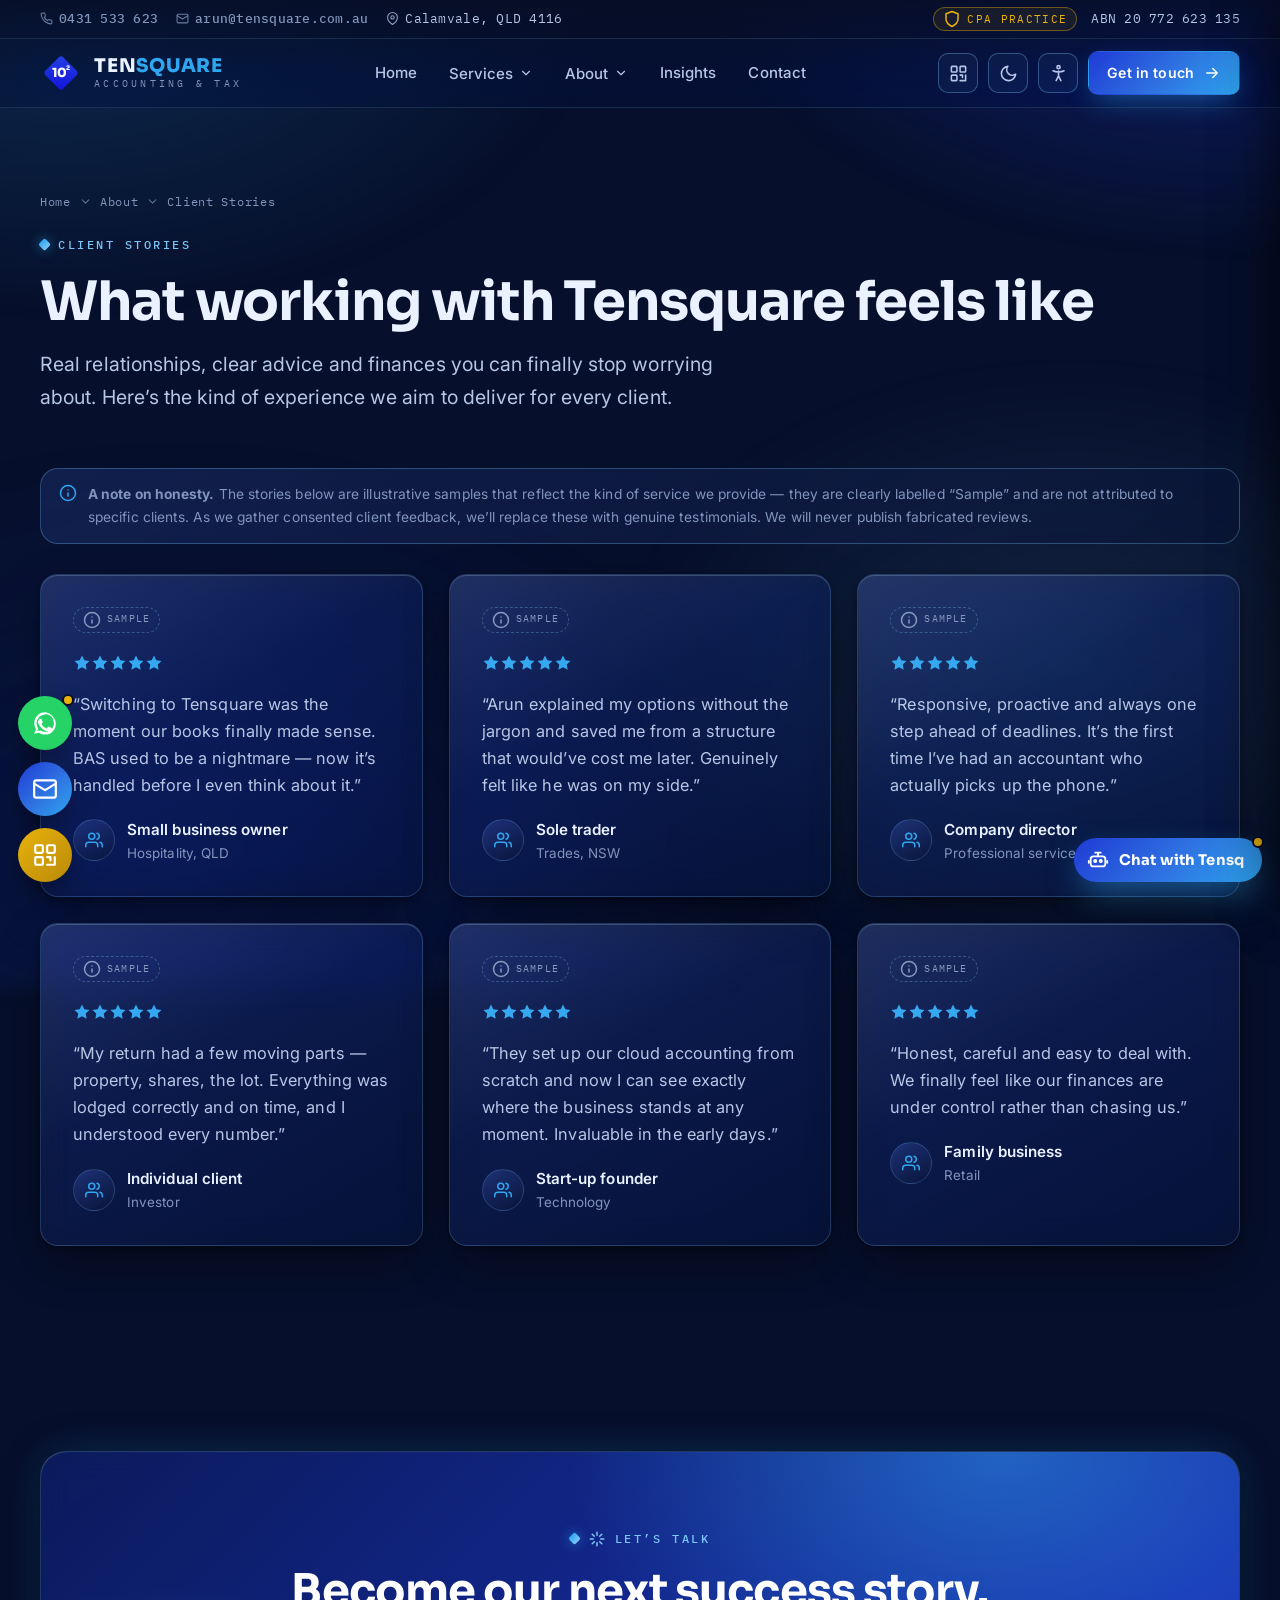
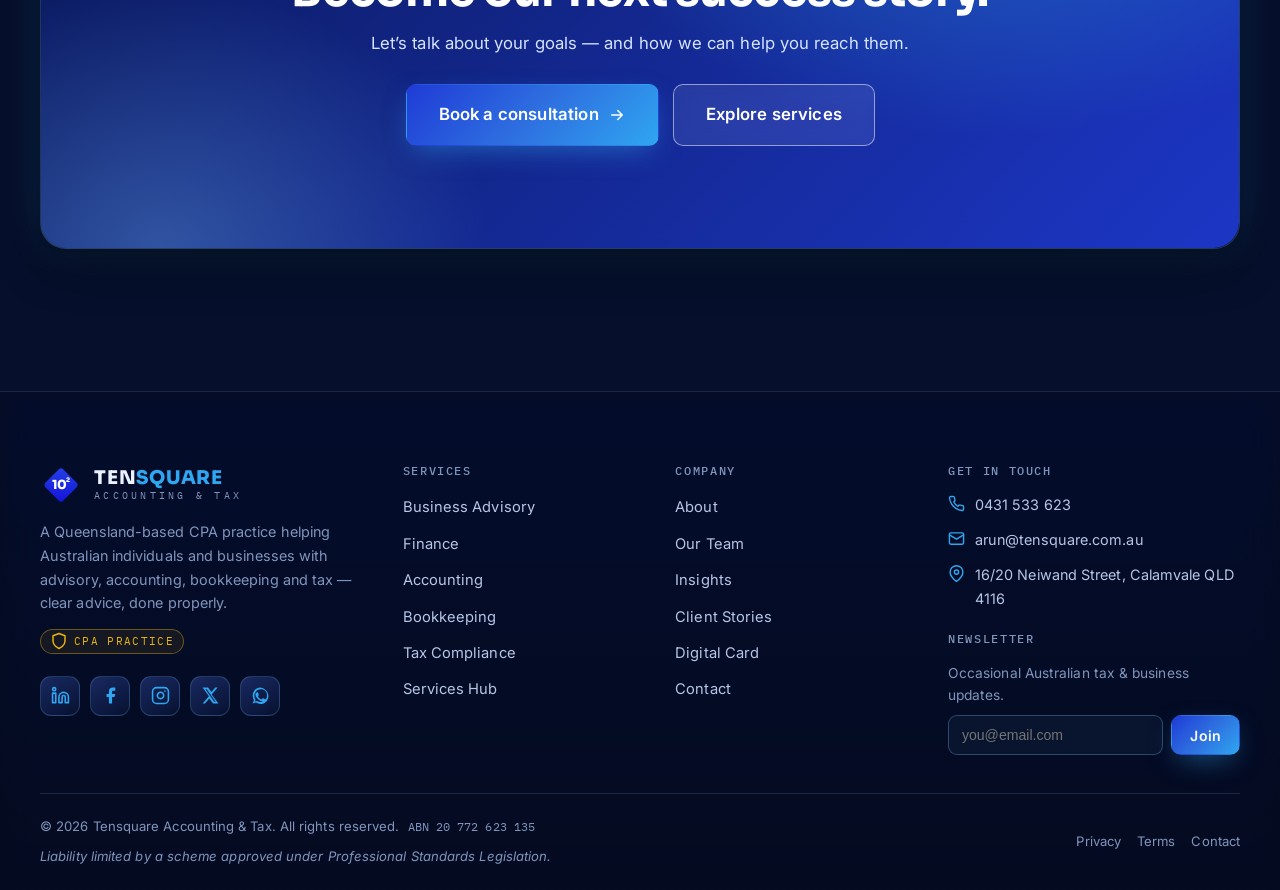
<file: testimonials.html>
<!DOCTYPE html>
<html lang="en-AU" data-theme="dark">
<head>
<meta charset="utf-8">
<meta name="viewport" content="width=device-width, initial-scale=1">
<title>Client Stories | Tensquare Accounting &amp; Tax</title>
<meta name="description" content="Illustrative client stories showing the clear, proactive, personal service Tensquare Accounting & Tax aims to deliver for every Australian client.">
<meta name="theme-color" content="#060F2B">
<link rel="canonical" href="https://tensquare.com.au/testimonials.html">
<link rel="icon" href="data:image/svg+xml,%3Csvg xmlns='http://www.w3.org/2000/svg' viewBox='0 0 100 100'%3E%3Crect x='20' y='20' width='60' height='60' rx='8' transform='rotate(45 50 50)' fill='%231A1AE0'/%3E%3Ctext x='46' y='60' text-anchor='middle' font-family='sans-serif' font-weight='800' font-size='30' fill='white'%3E10%3C/text%3E%3Ctext x='66' y='42' text-anchor='middle' font-family='sans-serif' font-weight='800' font-size='15' fill='white'%3E2%3C/text%3E%3C/svg%3E">
<meta property="og:type" content="website">
<meta property="og:title" content="Client Stories | Tensquare Accounting &amp; Tax">
<meta property="og:description" content="Illustrative client stories showing the clear, proactive, personal service Tensquare Accounting & Tax aims to deliver for every Australian client.">
<meta property="og:url" content="https://tensquare.com.au/testimonials.html">
<meta property="og:site_name" content="Tensquare Accounting & Tax">
<meta name="twitter:card" content="summary_large_image">
<link rel="preconnect" href="https://fonts.googleapis.com">
<link rel="preconnect" href="https://fonts.gstatic.com" crossorigin>
<link href="https://fonts.googleapis.com/css2?family=Sora:wght@500;600;700;800&family=Inter:wght@400;500;600;700&family=IBM+Plex+Mono:wght@400;500&display=swap" rel="stylesheet">
<link rel="stylesheet" href="shared.css?v=2">
<script>(function(){try{var t=localStorage.getItem('tsq-theme')||'dark';document.documentElement.setAttribute('data-theme',t);var fs=localStorage.getItem('tsq-fs');if(fs)document.documentElement.style.setProperty('--a11y-fs',fs);['gray','underline','motion'].forEach(function(k){if(localStorage.getItem('tsq-a11y-'+k)==='1')document.documentElement.classList.add('a11y-'+k);});}catch(e){}})();</script>

</head>
<body>
<a href="#maincontent" class="skip">Skip to content</a>
<header class="nav">
  <div class="topbar">
    <div class="wrap">
      <div class="tb-left">
        <a class="tb-item" href="tel:0431533623"><svg class="" width="18" height="18" viewBox="0 0 24 24" fill="none" stroke="currentColor" stroke-width="2" stroke-linecap="round" stroke-linejoin="round" aria-hidden="true"><path d="M22 16.92v3a2 2 0 0 1-2.18 2 19.79 19.79 0 0 1-8.63-3.07 19.5 19.5 0 0 1-6-6 19.79 19.79 0 0 1-3.07-8.67A2 2 0 0 1 4.11 2h3a2 2 0 0 1 2 1.72c.13.96.36 1.9.7 2.81a2 2 0 0 1-.45 2.11L8.09 9.91a16 16 0 0 0 6 6l1.27-1.27a2 2 0 0 1 2.11-.45c.91.34 1.85.57 2.81.7A2 2 0 0 1 22 16.92z"/></svg>0431 533 623</a>
        <a class="tb-item hide-sm" href="mailto:arun@tensquare.com.au"><svg class="" width="18" height="18" viewBox="0 0 24 24" fill="none" stroke="currentColor" stroke-width="2" stroke-linecap="round" stroke-linejoin="round" aria-hidden="true"><rect x="2" y="4" width="20" height="16" rx="2"/><path d="m22 7-10 6L2 7"/></svg>arun@tensquare.com.au</a>
        <span class="tb-item hide-sm"><svg class="" width="18" height="18" viewBox="0 0 24 24" fill="none" stroke="currentColor" stroke-width="2" stroke-linecap="round" stroke-linejoin="round" aria-hidden="true"><path d="M21 10c0 7-9 13-9 13s-9-6-9-13a9 9 0 0 1 18 0z"/><circle cx="12" cy="10" r="3"/></svg>Calamvale, QLD 4116</span>
      </div>
      <div class="tb-right">
        <span class="cpa-chip"><svg class="" width="18" height="18" viewBox="0 0 24 24" fill="none" stroke="currentColor" stroke-width="2" stroke-linecap="round" stroke-linejoin="round" aria-hidden="true"><path d="M12 22s8-4 8-10V5l-8-3-8 3v7c0 6 8 10 8 10z"/></svg> CPA Practice</span>
        <span class="tb-item hide-sm">ABN 20 772 623 135</span>
      </div>
    </div>
  </div>
  <div class="navbar">
    <div class="wrap">
      <a class="brand" href="index.html" aria-label="Tensquare Accounting & Tax home">
        <svg class="mark" viewBox="0 0 100 100" role="img" aria-label="Tensquare mark">
  <defs>
    <linearGradient id="tsq" x1="0" y1="0" x2="1" y2="1">
      <stop offset="0" stop-color="var(--logo-diamond-1)"/>
      <stop offset="1" stop-color="var(--logo-diamond-2)"/>
    </linearGradient>
  </defs>
  <rect x="20" y="20" width="60" height="60" rx="8" transform="rotate(45 50 50)" fill="url(#tsq)"/>
  <g fill="var(--logo-glyph)">
    <text x="46" y="60" text-anchor="middle" font-family="Sora, sans-serif" font-weight="800" font-size="30" letter-spacing="-1">10</text>
    <text x="66" y="42" text-anchor="middle" font-family="Sora, sans-serif" font-weight="800" font-size="15">2</text>
  </g>
</svg>
        <span class="word"><span class="t1">TEN<b>SQUARE</b></span><span class="t2">Accounting &amp; Tax</span></span>
      </a>
      <nav aria-label="Primary">
        <ul class="menu">
          <li><a href="index.html">Home</a></li>
          <li class="has-drop"><button class="navlink" aria-haspopup="true">Services <svg class="chev" width="18" height="18" viewBox="0 0 24 24" fill="none" stroke="currentColor" stroke-width="2" stroke-linecap="round" stroke-linejoin="round" aria-hidden="true"><path d="M6 9l6 6 6-6"/></svg></button>
            <div class="dropdown"><a href="services.html#advisory"><span class="di"><svg class="" width="18" height="18" viewBox="0 0 24 24" fill="none" stroke="currentColor" stroke-width="2" stroke-linecap="round" stroke-linejoin="round" aria-hidden="true"><path d="M3 3v18h18"/><path d="m19 9-5 5-4-4-4 4"/></svg></span><span><span class="dt">Business Advisory</span><span class="dd">Strategy, structure &amp; growth</span></span></a><a href="services.html#finance"><span class="di"><svg class="" width="18" height="18" viewBox="0 0 24 24" fill="none" stroke="currentColor" stroke-width="2" stroke-linecap="round" stroke-linejoin="round" aria-hidden="true"><path d="M12 1v22M17 5H9.5a3.5 3.5 0 0 0 0 7h5a3.5 3.5 0 0 1 0 7H6"/></svg></span><span><span class="dt">Finance</span><span class="dd">Cash flow, forecasting &amp; CFO support</span></span></a><a href="services.html#accounting"><span class="di"><svg class="" width="18" height="18" viewBox="0 0 24 24" fill="none" stroke="currentColor" stroke-width="2" stroke-linecap="round" stroke-linejoin="round" aria-hidden="true"><rect x="4" y="2" width="16" height="20" rx="2"/><path d="M8 6h8M8 10h8M8 14h5"/></svg></span><span><span class="dt">Accounting</span><span class="dd">Year-end accounts &amp; financials</span></span></a><a href="services.html#bookkeeping"><span class="di"><svg class="" width="18" height="18" viewBox="0 0 24 24" fill="none" stroke="currentColor" stroke-width="2" stroke-linecap="round" stroke-linejoin="round" aria-hidden="true"><path d="M4 19.5A2.5 2.5 0 0 1 6.5 17H20"/><path d="M6.5 2H20v20H6.5A2.5 2.5 0 0 1 4 19.5v-15A2.5 2.5 0 0 1 6.5 2z"/></svg></span><span><span class="dt">Bookkeeping</span><span class="dd">BAS, payroll &amp; day-to-day books</span></span></a><a href="services.html#tax"><span class="di"><svg class="" width="18" height="18" viewBox="0 0 24 24" fill="none" stroke="currentColor" stroke-width="2" stroke-linecap="round" stroke-linejoin="round" aria-hidden="true"><path d="M3 9h18M9 21V9"/><rect x="3" y="3" width="18" height="18" rx="2"/></svg></span><span><span class="dt">Tax Compliance</span><span class="dd">Returns, planning &amp; ATO matters</span></span></a><a href="services.html"><span class="di"><svg class="" width="18" height="18" viewBox="0 0 24 24" fill="none" stroke="currentColor" stroke-width="2" stroke-linecap="round" stroke-linejoin="round" aria-hidden="true"><circle cx="12" cy="12" r="10"/><path d="M2 12h20M12 2a15 15 0 0 1 0 20 15 15 0 0 1 0-20z"/></svg></span><span><span class="dt">All Services &amp; Hub</span><span class="dd">Full services overview</span></span></a></div></li>
          <li class="has-drop"><button class="navlink" aria-haspopup="true">About <svg class="chev" width="18" height="18" viewBox="0 0 24 24" fill="none" stroke="currentColor" stroke-width="2" stroke-linecap="round" stroke-linejoin="round" aria-hidden="true"><path d="M6 9l6 6 6-6"/></svg></button>
            <div class="dropdown"><a href="about.html"><span class="di"><svg class="" width="18" height="18" viewBox="0 0 24 24" fill="none" stroke="currentColor" stroke-width="2" stroke-linecap="round" stroke-linejoin="round" aria-hidden="true"><circle cx="12" cy="12" r="10"/><path d="M12 16v-4M12 8h.01"/></svg></span><span><span class="dt">Our Story</span><span class="dd">About the practice</span></span></a><a href="team.html"><span class="di"><svg class="" width="18" height="18" viewBox="0 0 24 24" fill="none" stroke="currentColor" stroke-width="2" stroke-linecap="round" stroke-linejoin="round" aria-hidden="true"><path d="M17 21v-2a4 4 0 0 0-4-4H5a4 4 0 0 0-4 4v2"/><circle cx="9" cy="7" r="4"/><path d="M23 21v-2a4 4 0 0 0-3-3.87M16 3.13a4 4 0 0 1 0 7.75"/></svg></span><span><span class="dt">Our Team</span><span class="dd">Founder &amp; professionals</span></span></a><a href="testimonials.html"><span class="di"><svg class="" width="18" height="18" viewBox="0 0 24 24" fill="currentColor" stroke="none" aria-hidden="true"><path d="M12 2l3.09 6.26L22 9.27l-5 4.87 1.18 6.88L12 17.77l-6.18 3.25L7 14.14 2 9.27l6.91-1.01L12 2z"/></svg></span><span><span class="dt">Client Stories</span><span class="dd">Testimonials</span></span></a></div></li>
          <li><a href="insights.html">Insights</a></li>
          <li><a href="contact.html">Contact</a></li>
        </ul>
      </nav>
      <div class="nav-cta">
        <a href="business-card.html" class="icon-btn desk-only" title="Digital business card" aria-label="Digital business card"><svg class="" width="18" height="18" viewBox="0 0 24 24" fill="none" stroke="currentColor" stroke-width="2" stroke-linecap="round" stroke-linejoin="round" aria-hidden="true"><rect x="3" y="3" width="7" height="7" rx="1"/><rect x="14" y="3" width="7" height="7" rx="1"/><rect x="3" y="14" width="7" height="7" rx="1"/><path d="M14 14h3v3M21 14v7h-7"/></svg></a>
        <button class="icon-btn" id="themeToggle" title="Toggle light / dark" aria-label="Toggle light or dark theme"><svg class="" width="18" height="18" viewBox="0 0 24 24" fill="none" stroke="currentColor" stroke-width="2" stroke-linecap="round" stroke-linejoin="round" aria-hidden="true"><path d="M21 12.8A9 9 0 1 1 11.2 3a7 7 0 0 0 9.8 9.8z"/></svg></button>
        <button class="icon-btn" id="a11yToggle" title="Accessibility options" aria-label="Open accessibility options"><svg class="" width="18" height="18" viewBox="0 0 24 24" fill="none" stroke="currentColor" stroke-width="2" stroke-linecap="round" stroke-linejoin="round" aria-hidden="true"><circle cx="12" cy="4" r="2"/><path d="M19 8.5c-2 1-4.5 1.5-7 1.5s-5-.5-7-1.5M12 9v6M9 21l3-6 3 6"/></svg></button>
        <a href="contact.html" class="btn btn-primary btn-sm desk-only">Get in touch <svg class="" width="18" height="18" viewBox="0 0 24 24" fill="none" stroke="currentColor" stroke-width="2" stroke-linecap="round" stroke-linejoin="round" aria-hidden="true"><path d="M5 12h14M13 6l6 6-6 6"/></svg></a>
        <button class="icon-btn hamburger" id="hamburger" aria-label="Open menu" aria-expanded="false"><svg class="" width="18" height="18" viewBox="0 0 24 24" fill="none" stroke="currentColor" stroke-width="2" stroke-linecap="round" stroke-linejoin="round" aria-hidden="true"><path d="M3 6h18M3 12h18M3 18h18"/></svg></button>
      </div>
    </div>
  </div>
</header>

<div class="scrim" id="scrim"></div>
<aside class="mobile-menu" id="mobileMenu" aria-label="Mobile menu">
  <div class="mm-head">
    <span class="word"><span class="t1" style="color:var(--head);font-family:var(--font-d);font-weight:800;letter-spacing:.04em">TEN<b style="color:var(--azure)">SQUARE</b></span></span>
    <button class="icon-btn" id="mmClose" aria-label="Close menu"><svg class="" width="18" height="18" viewBox="0 0 24 24" fill="currentColor" stroke="none" aria-hidden="true"><path d="M18 2h3l-7.5 8.6L22 22h-6.8l-4.7-6.1L5 22H2l8-9.2L2 2h6.9l4.3 5.7L18 2zm-1.2 18h1.7L7.3 4H5.5l11.3 16z"/></svg></button>
  </div>
  <a href="index.html">Home</a>
  <div class="mm-group"><div style="padding:13px 12px;color:var(--muted);font-family:var(--font-m);font-size:.74rem;letter-spacing:.12em;text-transform:uppercase">Services</div>
    <div class="mm-sub"><a href="services.html#advisory">Business Advisory</a><a href="services.html#finance">Finance</a><a href="services.html#accounting">Accounting</a><a href="services.html#bookkeeping">Bookkeeping</a><a href="services.html#tax">Tax Compliance</a><a href="services.html">All Services &amp; Hub</a></div></div>
  <div class="mm-group"><div style="padding:13px 12px;color:var(--muted);font-family:var(--font-m);font-size:.74rem;letter-spacing:.12em;text-transform:uppercase">About</div>
    <div class="mm-sub"><a href="about.html">Our Story</a><a href="team.html">Our Team</a><a href="testimonials.html">Client Stories</a></div></div>
  <a href="insights.html">Insights</a>
  <a href="contact.html">Contact</a>
  <a href="business-card.html">Digital Business Card</a>
  <a href="contact.html" class="btn btn-primary btn-block" style="margin-top:16px">Get in touch <svg class="" width="18" height="18" viewBox="0 0 24 24" fill="none" stroke="currentColor" stroke-width="2" stroke-linecap="round" stroke-linejoin="round" aria-hidden="true"><path d="M5 12h14M13 6l6 6-6 6"/></svg></a>
</aside>

<aside class="a11y-panel" id="a11yPanel" aria-label="Accessibility options">
  <div class="mm-head"><div><h3>Accessibility</h3></div><button class="icon-btn" id="a11yClose" aria-label="Close accessibility panel"><svg class="" width="18" height="18" viewBox="0 0 24 24" fill="currentColor" stroke="none" aria-hidden="true"><path d="M18 2h3l-7.5 8.6L22 22h-6.8l-4.7-6.1L5 22H2l8-9.2L2 2h6.9l4.3 5.7L18 2zm-1.2 18h1.7L7.3 4H5.5l11.3 16z"/></svg></button></div>
  <p class="sub">Adjust the site for comfort. Your choices are remembered on this device.</p>
  <div class="a11y-row"><div><div class="lab">Text size</div><div class="desc">Scale all text (90&ndash;140%)</div></div>
    <div class="a11y-ctrl"><button id="fsMinus" aria-label="Decrease text size">A&minus;</button><button id="fsPlus" aria-label="Increase text size">A+</button></div></div>
  <div class="a11y-row"><div><div class="lab">Grayscale</div><div class="desc">Remove colour</div></div><button class="switch" id="swGray" role="switch" aria-checked="false" aria-label="Toggle grayscale"></button></div>
  <div class="a11y-row"><div><div class="lab">Underline links</div><div class="desc">Underline every link</div></div><button class="switch" id="swUnder" role="switch" aria-checked="false" aria-label="Toggle underline links"></button></div>
  <div class="a11y-row"><div><div class="lab">Reduce motion</div><div class="desc">Stop animations</div></div><button class="switch" id="swMotion" role="switch" aria-checked="false" aria-label="Toggle reduce motion"></button></div>
  <button class="btn btn-ghost btn-block" id="a11yReset" style="margin-top:18px">Reset all</button>
</aside>

<main id="maincontent">

<section class="page-hero">
  <div class="wrap">
    <div class="crumbs"><a href="index.html">Home</a> <svg class="" width="18" height="18" viewBox="0 0 24 24" fill="none" stroke="currentColor" stroke-width="2" stroke-linecap="round" stroke-linejoin="round" aria-hidden="true"><path d="M6 9l6 6 6-6"/></svg> <a href="about.html">About</a> <svg class="" width="18" height="18" viewBox="0 0 24 24" fill="none" stroke="currentColor" stroke-width="2" stroke-linecap="round" stroke-linejoin="round" aria-hidden="true"><path d="M6 9l6 6 6-6"/></svg> <span>Client Stories</span></div>
    <span class="eyebrow">Client Stories</span>
    <h1 style="font-size:clamp(2rem,5vw,3.4rem);letter-spacing:-.02em;margin-bottom:16px">What working with Tensquare feels like</h1>
    <p class="lead" style="max-width:720px">Real relationships, clear advice and finances you can finally stop worrying about. Here&rsquo;s the kind of experience we aim to deliver for every client.</p>
  </div>
</section>

<section class="section" style="padding-top:clamp(8px,2vw,28px)">
  <div class="wrap">
    <div class="notice" style="margin-bottom:30px"><svg class="" width="18" height="18" viewBox="0 0 24 24" fill="none" stroke="currentColor" stroke-width="2" stroke-linecap="round" stroke-linejoin="round" aria-hidden="true"><circle cx="12" cy="12" r="10"/><path d="M12 16v-4M12 8h.01"/></svg><span><strong>A note on honesty.</strong> The stories below are illustrative samples that reflect the kind of service we provide &mdash; they are clearly labelled &ldquo;Sample&rdquo; and are not attributed to specific clients. As we gather consented client feedback, we&rsquo;ll replace these with genuine testimonials. We will never publish fabricated reviews.</span></div>
    <div class="grid g3"><div class="card glass quote">
  <span class="sample-tag"><svg class="" width="18" height="18" viewBox="0 0 24 24" fill="none" stroke="currentColor" stroke-width="2" stroke-linecap="round" stroke-linejoin="round" aria-hidden="true"><circle cx="12" cy="12" r="10"/><path d="M12 16v-4M12 8h.01"/></svg> Sample</span>
  <div style="color:var(--azure);margin:6px 0 12px"><svg class="" width="18" height="18" viewBox="0 0 24 24" fill="currentColor" stroke="none" aria-hidden="true"><path d="M12 2l3.09 6.26L22 9.27l-5 4.87 1.18 6.88L12 17.77l-6.18 3.25L7 14.14 2 9.27l6.91-1.01L12 2z"/></svg><svg class="" width="18" height="18" viewBox="0 0 24 24" fill="currentColor" stroke="none" aria-hidden="true"><path d="M12 2l3.09 6.26L22 9.27l-5 4.87 1.18 6.88L12 17.77l-6.18 3.25L7 14.14 2 9.27l6.91-1.01L12 2z"/></svg><svg class="" width="18" height="18" viewBox="0 0 24 24" fill="currentColor" stroke="none" aria-hidden="true"><path d="M12 2l3.09 6.26L22 9.27l-5 4.87 1.18 6.88L12 17.77l-6.18 3.25L7 14.14 2 9.27l6.91-1.01L12 2z"/></svg><svg class="" width="18" height="18" viewBox="0 0 24 24" fill="currentColor" stroke="none" aria-hidden="true"><path d="M12 2l3.09 6.26L22 9.27l-5 4.87 1.18 6.88L12 17.77l-6.18 3.25L7 14.14 2 9.27l6.91-1.01L12 2z"/></svg><svg class="" width="18" height="18" viewBox="0 0 24 24" fill="currentColor" stroke="none" aria-hidden="true"><path d="M12 2l3.09 6.26L22 9.27l-5 4.87 1.18 6.88L12 17.77l-6.18 3.25L7 14.14 2 9.27l6.91-1.01L12 2z"/></svg></div>
  <p style="font-size:1.02rem;color:var(--body);margin-bottom:18px">&ldquo;Switching to Tensquare was the moment our books finally made sense. BAS used to be a nightmare &mdash; now it&rsquo;s handled before I even think about it.&rdquo;</p>
  <div style="display:flex;align-items:center;gap:12px">
    <span class="di" style="width:42px;height:42px;border-radius:50%;display:grid;place-items:center;color:var(--azure);background:var(--glass-bg-strong);border:1px solid var(--glass-stroke)"><svg class="" width="18" height="18" viewBox="0 0 24 24" fill="none" stroke="currentColor" stroke-width="2" stroke-linecap="round" stroke-linejoin="round" aria-hidden="true"><path d="M17 21v-2a4 4 0 0 0-4-4H5a4 4 0 0 0-4 4v2"/><circle cx="9" cy="7" r="4"/><path d="M23 21v-2a4 4 0 0 0-3-3.87M16 3.13a4 4 0 0 1 0 7.75"/></svg></span>
    <div><div style="font-weight:600;color:var(--head);font-size:.95rem">Small business owner</div><div style="color:var(--muted);font-size:.84rem">Hospitality, QLD</div></div>
  </div>
</div><div class="card glass quote">
  <span class="sample-tag"><svg class="" width="18" height="18" viewBox="0 0 24 24" fill="none" stroke="currentColor" stroke-width="2" stroke-linecap="round" stroke-linejoin="round" aria-hidden="true"><circle cx="12" cy="12" r="10"/><path d="M12 16v-4M12 8h.01"/></svg> Sample</span>
  <div style="color:var(--azure);margin:6px 0 12px"><svg class="" width="18" height="18" viewBox="0 0 24 24" fill="currentColor" stroke="none" aria-hidden="true"><path d="M12 2l3.09 6.26L22 9.27l-5 4.87 1.18 6.88L12 17.77l-6.18 3.25L7 14.14 2 9.27l6.91-1.01L12 2z"/></svg><svg class="" width="18" height="18" viewBox="0 0 24 24" fill="currentColor" stroke="none" aria-hidden="true"><path d="M12 2l3.09 6.26L22 9.27l-5 4.87 1.18 6.88L12 17.77l-6.18 3.25L7 14.14 2 9.27l6.91-1.01L12 2z"/></svg><svg class="" width="18" height="18" viewBox="0 0 24 24" fill="currentColor" stroke="none" aria-hidden="true"><path d="M12 2l3.09 6.26L22 9.27l-5 4.87 1.18 6.88L12 17.77l-6.18 3.25L7 14.14 2 9.27l6.91-1.01L12 2z"/></svg><svg class="" width="18" height="18" viewBox="0 0 24 24" fill="currentColor" stroke="none" aria-hidden="true"><path d="M12 2l3.09 6.26L22 9.27l-5 4.87 1.18 6.88L12 17.77l-6.18 3.25L7 14.14 2 9.27l6.91-1.01L12 2z"/></svg><svg class="" width="18" height="18" viewBox="0 0 24 24" fill="currentColor" stroke="none" aria-hidden="true"><path d="M12 2l3.09 6.26L22 9.27l-5 4.87 1.18 6.88L12 17.77l-6.18 3.25L7 14.14 2 9.27l6.91-1.01L12 2z"/></svg></div>
  <p style="font-size:1.02rem;color:var(--body);margin-bottom:18px">&ldquo;Arun explained my options without the jargon and saved me from a structure that would&rsquo;ve cost me later. Genuinely felt like he was on my side.&rdquo;</p>
  <div style="display:flex;align-items:center;gap:12px">
    <span class="di" style="width:42px;height:42px;border-radius:50%;display:grid;place-items:center;color:var(--azure);background:var(--glass-bg-strong);border:1px solid var(--glass-stroke)"><svg class="" width="18" height="18" viewBox="0 0 24 24" fill="none" stroke="currentColor" stroke-width="2" stroke-linecap="round" stroke-linejoin="round" aria-hidden="true"><path d="M17 21v-2a4 4 0 0 0-4-4H5a4 4 0 0 0-4 4v2"/><circle cx="9" cy="7" r="4"/><path d="M23 21v-2a4 4 0 0 0-3-3.87M16 3.13a4 4 0 0 1 0 7.75"/></svg></span>
    <div><div style="font-weight:600;color:var(--head);font-size:.95rem">Sole trader</div><div style="color:var(--muted);font-size:.84rem">Trades, NSW</div></div>
  </div>
</div><div class="card glass quote">
  <span class="sample-tag"><svg class="" width="18" height="18" viewBox="0 0 24 24" fill="none" stroke="currentColor" stroke-width="2" stroke-linecap="round" stroke-linejoin="round" aria-hidden="true"><circle cx="12" cy="12" r="10"/><path d="M12 16v-4M12 8h.01"/></svg> Sample</span>
  <div style="color:var(--azure);margin:6px 0 12px"><svg class="" width="18" height="18" viewBox="0 0 24 24" fill="currentColor" stroke="none" aria-hidden="true"><path d="M12 2l3.09 6.26L22 9.27l-5 4.87 1.18 6.88L12 17.77l-6.18 3.25L7 14.14 2 9.27l6.91-1.01L12 2z"/></svg><svg class="" width="18" height="18" viewBox="0 0 24 24" fill="currentColor" stroke="none" aria-hidden="true"><path d="M12 2l3.09 6.26L22 9.27l-5 4.87 1.18 6.88L12 17.77l-6.18 3.25L7 14.14 2 9.27l6.91-1.01L12 2z"/></svg><svg class="" width="18" height="18" viewBox="0 0 24 24" fill="currentColor" stroke="none" aria-hidden="true"><path d="M12 2l3.09 6.26L22 9.27l-5 4.87 1.18 6.88L12 17.77l-6.18 3.25L7 14.14 2 9.27l6.91-1.01L12 2z"/></svg><svg class="" width="18" height="18" viewBox="0 0 24 24" fill="currentColor" stroke="none" aria-hidden="true"><path d="M12 2l3.09 6.26L22 9.27l-5 4.87 1.18 6.88L12 17.77l-6.18 3.25L7 14.14 2 9.27l6.91-1.01L12 2z"/></svg><svg class="" width="18" height="18" viewBox="0 0 24 24" fill="currentColor" stroke="none" aria-hidden="true"><path d="M12 2l3.09 6.26L22 9.27l-5 4.87 1.18 6.88L12 17.77l-6.18 3.25L7 14.14 2 9.27l6.91-1.01L12 2z"/></svg></div>
  <p style="font-size:1.02rem;color:var(--body);margin-bottom:18px">&ldquo;Responsive, proactive and always one step ahead of deadlines. It&rsquo;s the first time I&rsquo;ve had an accountant who actually picks up the phone.&rdquo;</p>
  <div style="display:flex;align-items:center;gap:12px">
    <span class="di" style="width:42px;height:42px;border-radius:50%;display:grid;place-items:center;color:var(--azure);background:var(--glass-bg-strong);border:1px solid var(--glass-stroke)"><svg class="" width="18" height="18" viewBox="0 0 24 24" fill="none" stroke="currentColor" stroke-width="2" stroke-linecap="round" stroke-linejoin="round" aria-hidden="true"><path d="M17 21v-2a4 4 0 0 0-4-4H5a4 4 0 0 0-4 4v2"/><circle cx="9" cy="7" r="4"/><path d="M23 21v-2a4 4 0 0 0-3-3.87M16 3.13a4 4 0 0 1 0 7.75"/></svg></span>
    <div><div style="font-weight:600;color:var(--head);font-size:.95rem">Company director</div><div style="color:var(--muted);font-size:.84rem">Professional services</div></div>
  </div>
</div><div class="card glass quote">
  <span class="sample-tag"><svg class="" width="18" height="18" viewBox="0 0 24 24" fill="none" stroke="currentColor" stroke-width="2" stroke-linecap="round" stroke-linejoin="round" aria-hidden="true"><circle cx="12" cy="12" r="10"/><path d="M12 16v-4M12 8h.01"/></svg> Sample</span>
  <div style="color:var(--azure);margin:6px 0 12px"><svg class="" width="18" height="18" viewBox="0 0 24 24" fill="currentColor" stroke="none" aria-hidden="true"><path d="M12 2l3.09 6.26L22 9.27l-5 4.87 1.18 6.88L12 17.77l-6.18 3.25L7 14.14 2 9.27l6.91-1.01L12 2z"/></svg><svg class="" width="18" height="18" viewBox="0 0 24 24" fill="currentColor" stroke="none" aria-hidden="true"><path d="M12 2l3.09 6.26L22 9.27l-5 4.87 1.18 6.88L12 17.77l-6.18 3.25L7 14.14 2 9.27l6.91-1.01L12 2z"/></svg><svg class="" width="18" height="18" viewBox="0 0 24 24" fill="currentColor" stroke="none" aria-hidden="true"><path d="M12 2l3.09 6.26L22 9.27l-5 4.87 1.18 6.88L12 17.77l-6.18 3.25L7 14.14 2 9.27l6.91-1.01L12 2z"/></svg><svg class="" width="18" height="18" viewBox="0 0 24 24" fill="currentColor" stroke="none" aria-hidden="true"><path d="M12 2l3.09 6.26L22 9.27l-5 4.87 1.18 6.88L12 17.77l-6.18 3.25L7 14.14 2 9.27l6.91-1.01L12 2z"/></svg><svg class="" width="18" height="18" viewBox="0 0 24 24" fill="currentColor" stroke="none" aria-hidden="true"><path d="M12 2l3.09 6.26L22 9.27l-5 4.87 1.18 6.88L12 17.77l-6.18 3.25L7 14.14 2 9.27l6.91-1.01L12 2z"/></svg></div>
  <p style="font-size:1.02rem;color:var(--body);margin-bottom:18px">&ldquo;My return had a few moving parts &mdash; property, shares, the lot. Everything was lodged correctly and on time, and I understood every number.&rdquo;</p>
  <div style="display:flex;align-items:center;gap:12px">
    <span class="di" style="width:42px;height:42px;border-radius:50%;display:grid;place-items:center;color:var(--azure);background:var(--glass-bg-strong);border:1px solid var(--glass-stroke)"><svg class="" width="18" height="18" viewBox="0 0 24 24" fill="none" stroke="currentColor" stroke-width="2" stroke-linecap="round" stroke-linejoin="round" aria-hidden="true"><path d="M17 21v-2a4 4 0 0 0-4-4H5a4 4 0 0 0-4 4v2"/><circle cx="9" cy="7" r="4"/><path d="M23 21v-2a4 4 0 0 0-3-3.87M16 3.13a4 4 0 0 1 0 7.75"/></svg></span>
    <div><div style="font-weight:600;color:var(--head);font-size:.95rem">Individual client</div><div style="color:var(--muted);font-size:.84rem">Investor</div></div>
  </div>
</div><div class="card glass quote">
  <span class="sample-tag"><svg class="" width="18" height="18" viewBox="0 0 24 24" fill="none" stroke="currentColor" stroke-width="2" stroke-linecap="round" stroke-linejoin="round" aria-hidden="true"><circle cx="12" cy="12" r="10"/><path d="M12 16v-4M12 8h.01"/></svg> Sample</span>
  <div style="color:var(--azure);margin:6px 0 12px"><svg class="" width="18" height="18" viewBox="0 0 24 24" fill="currentColor" stroke="none" aria-hidden="true"><path d="M12 2l3.09 6.26L22 9.27l-5 4.87 1.18 6.88L12 17.77l-6.18 3.25L7 14.14 2 9.27l6.91-1.01L12 2z"/></svg><svg class="" width="18" height="18" viewBox="0 0 24 24" fill="currentColor" stroke="none" aria-hidden="true"><path d="M12 2l3.09 6.26L22 9.27l-5 4.87 1.18 6.88L12 17.77l-6.18 3.25L7 14.14 2 9.27l6.91-1.01L12 2z"/></svg><svg class="" width="18" height="18" viewBox="0 0 24 24" fill="currentColor" stroke="none" aria-hidden="true"><path d="M12 2l3.09 6.26L22 9.27l-5 4.87 1.18 6.88L12 17.77l-6.18 3.25L7 14.14 2 9.27l6.91-1.01L12 2z"/></svg><svg class="" width="18" height="18" viewBox="0 0 24 24" fill="currentColor" stroke="none" aria-hidden="true"><path d="M12 2l3.09 6.26L22 9.27l-5 4.87 1.18 6.88L12 17.77l-6.18 3.25L7 14.14 2 9.27l6.91-1.01L12 2z"/></svg><svg class="" width="18" height="18" viewBox="0 0 24 24" fill="currentColor" stroke="none" aria-hidden="true"><path d="M12 2l3.09 6.26L22 9.27l-5 4.87 1.18 6.88L12 17.77l-6.18 3.25L7 14.14 2 9.27l6.91-1.01L12 2z"/></svg></div>
  <p style="font-size:1.02rem;color:var(--body);margin-bottom:18px">&ldquo;They set up our cloud accounting from scratch and now I can see exactly where the business stands at any moment. Invaluable in the early days.&rdquo;</p>
  <div style="display:flex;align-items:center;gap:12px">
    <span class="di" style="width:42px;height:42px;border-radius:50%;display:grid;place-items:center;color:var(--azure);background:var(--glass-bg-strong);border:1px solid var(--glass-stroke)"><svg class="" width="18" height="18" viewBox="0 0 24 24" fill="none" stroke="currentColor" stroke-width="2" stroke-linecap="round" stroke-linejoin="round" aria-hidden="true"><path d="M17 21v-2a4 4 0 0 0-4-4H5a4 4 0 0 0-4 4v2"/><circle cx="9" cy="7" r="4"/><path d="M23 21v-2a4 4 0 0 0-3-3.87M16 3.13a4 4 0 0 1 0 7.75"/></svg></span>
    <div><div style="font-weight:600;color:var(--head);font-size:.95rem">Start-up founder</div><div style="color:var(--muted);font-size:.84rem">Technology</div></div>
  </div>
</div><div class="card glass quote">
  <span class="sample-tag"><svg class="" width="18" height="18" viewBox="0 0 24 24" fill="none" stroke="currentColor" stroke-width="2" stroke-linecap="round" stroke-linejoin="round" aria-hidden="true"><circle cx="12" cy="12" r="10"/><path d="M12 16v-4M12 8h.01"/></svg> Sample</span>
  <div style="color:var(--azure);margin:6px 0 12px"><svg class="" width="18" height="18" viewBox="0 0 24 24" fill="currentColor" stroke="none" aria-hidden="true"><path d="M12 2l3.09 6.26L22 9.27l-5 4.87 1.18 6.88L12 17.77l-6.18 3.25L7 14.14 2 9.27l6.91-1.01L12 2z"/></svg><svg class="" width="18" height="18" viewBox="0 0 24 24" fill="currentColor" stroke="none" aria-hidden="true"><path d="M12 2l3.09 6.26L22 9.27l-5 4.87 1.18 6.88L12 17.77l-6.18 3.25L7 14.14 2 9.27l6.91-1.01L12 2z"/></svg><svg class="" width="18" height="18" viewBox="0 0 24 24" fill="currentColor" stroke="none" aria-hidden="true"><path d="M12 2l3.09 6.26L22 9.27l-5 4.87 1.18 6.88L12 17.77l-6.18 3.25L7 14.14 2 9.27l6.91-1.01L12 2z"/></svg><svg class="" width="18" height="18" viewBox="0 0 24 24" fill="currentColor" stroke="none" aria-hidden="true"><path d="M12 2l3.09 6.26L22 9.27l-5 4.87 1.18 6.88L12 17.77l-6.18 3.25L7 14.14 2 9.27l6.91-1.01L12 2z"/></svg><svg class="" width="18" height="18" viewBox="0 0 24 24" fill="currentColor" stroke="none" aria-hidden="true"><path d="M12 2l3.09 6.26L22 9.27l-5 4.87 1.18 6.88L12 17.77l-6.18 3.25L7 14.14 2 9.27l6.91-1.01L12 2z"/></svg></div>
  <p style="font-size:1.02rem;color:var(--body);margin-bottom:18px">&ldquo;Honest, careful and easy to deal with. We finally feel like our finances are under control rather than chasing us.&rdquo;</p>
  <div style="display:flex;align-items:center;gap:12px">
    <span class="di" style="width:42px;height:42px;border-radius:50%;display:grid;place-items:center;color:var(--azure);background:var(--glass-bg-strong);border:1px solid var(--glass-stroke)"><svg class="" width="18" height="18" viewBox="0 0 24 24" fill="none" stroke="currentColor" stroke-width="2" stroke-linecap="round" stroke-linejoin="round" aria-hidden="true"><path d="M17 21v-2a4 4 0 0 0-4-4H5a4 4 0 0 0-4 4v2"/><circle cx="9" cy="7" r="4"/><path d="M23 21v-2a4 4 0 0 0-3-3.87M16 3.13a4 4 0 0 1 0 7.75"/></svg></span>
    <div><div style="font-weight:600;color:var(--head);font-size:.95rem">Family business</div><div style="color:var(--muted);font-size:.84rem">Retail</div></div>
  </div>
</div></div>
  </div>
</section>


<section class="section">
  <div class="wrap">
    <div class="cta-band glass glow">
      <span class="eyebrow" style="justify-content:center"><svg class="" width="18" height="18" viewBox="0 0 24 24" fill="none" stroke="currentColor" stroke-width="2" stroke-linecap="round" stroke-linejoin="round" aria-hidden="true"><path d="M12 3v4M12 17v4M3 12h4M17 12h4M5.6 5.6l2.8 2.8M15.6 15.6l2.8 2.8M18.4 5.6l-2.8 2.8M8.4 15.6l-2.8 2.8"/></svg> Let&rsquo;s talk</span>
      <h2 style="font-size:clamp(1.8rem,4vw,2.8rem);margin-bottom:14px">Become our next success story.</h2>
      <p class="kicker" style="max-width:620px;margin:0 auto 26px">Let&rsquo;s talk about your goals &mdash; and how we can help you reach them.</p>
      <div class="hero-cta" style="justify-content:center"><a href="contact.html" class="btn btn-primary btn-lg">Book a consultation <svg class="" width="18" height="18" viewBox="0 0 24 24" fill="none" stroke="currentColor" stroke-width="2" stroke-linecap="round" stroke-linejoin="round" aria-hidden="true"><path d="M5 12h14M13 6l6 6-6 6"/></svg></a><a href="services.html" class="btn btn-ghost btn-lg">Explore services</a></div>
    </div>
  </div>
</section>

</main>

<footer class="site">
  <div class="wrap">
    <div class="footer-main">
      <div class="f-about">
        <a class="brand" href="index.html" aria-label="Tensquare Accounting & Tax home"><svg class="mark" viewBox="0 0 100 100" role="img" aria-label="Tensquare mark">
  <defs>
    <linearGradient id="tsq" x1="0" y1="0" x2="1" y2="1">
      <stop offset="0" stop-color="var(--logo-diamond-1)"/>
      <stop offset="1" stop-color="var(--logo-diamond-2)"/>
    </linearGradient>
  </defs>
  <rect x="20" y="20" width="60" height="60" rx="8" transform="rotate(45 50 50)" fill="url(#tsq)"/>
  <g fill="var(--logo-glyph)">
    <text x="46" y="60" text-anchor="middle" font-family="Sora, sans-serif" font-weight="800" font-size="30" letter-spacing="-1">10</text>
    <text x="66" y="42" text-anchor="middle" font-family="Sora, sans-serif" font-weight="800" font-size="15">2</text>
  </g>
</svg>
          <span class="word"><span class="t1">TEN<b>SQUARE</b></span><span class="t2">Accounting &amp; Tax</span></span></a>
        <p>A Queensland-based CPA practice helping Australian individuals and businesses with advisory, accounting, bookkeeping and tax &mdash; clear advice, done properly.</p>
        <span class="cpa-chip"><svg class="" width="18" height="18" viewBox="0 0 24 24" fill="none" stroke="currentColor" stroke-width="2" stroke-linecap="round" stroke-linejoin="round" aria-hidden="true"><path d="M12 22s8-4 8-10V5l-8-3-8 3v7c0 6 8 10 8 10z"/></svg> CPA Practice</span>
        <div class="socials" aria-label="Social media">
          <a href="https://www.linkedin.com/company/tensquare-accounting-tax" target="_blank" rel="noopener" aria-label="LinkedIn" title="LinkedIn"><svg class="" width="18" height="18" viewBox="0 0 24 24" fill="none" stroke="currentColor" stroke-width="2" stroke-linecap="round" stroke-linejoin="round" aria-hidden="true"><path d="M16 8a6 6 0 0 1 6 6v7h-4v-7a2 2 0 0 0-4 0v7h-4v-7a6 6 0 0 1 6-6z"/><rect x="2" y="9" width="4" height="12"/><circle cx="4" cy="4" r="2"/></svg></a>
          <a href="https://www.facebook.com/tensquareaccounting" target="_blank" rel="noopener" aria-label="Facebook" title="Facebook"><svg class="" width="18" height="18" viewBox="0 0 24 24" fill="currentColor" stroke="none" aria-hidden="true"><path d="M18 2h-3a5 5 0 0 0-5 5v3H7v4h3v8h4v-8h3l1-4h-4V7a1 1 0 0 1 1-1h3z"/></svg></a>
          <a href="https://www.instagram.com/tensquareaccounting" target="_blank" rel="noopener" aria-label="Instagram" title="Instagram"><svg class="" width="18" height="18" viewBox="0 0 24 24" fill="none" stroke="currentColor" stroke-width="2" stroke-linecap="round" stroke-linejoin="round" aria-hidden="true"><rect x="2" y="2" width="20" height="20" rx="5"/><path d="M16 11.37A4 4 0 1 1 12.63 8 4 4 0 0 1 16 11.37z"/><line x1="17.5" y1="6.5" x2="17.51" y2="6.5"/></svg></a>
          <a href="https://x.com/tensquare_au" target="_blank" rel="noopener" aria-label="X (Twitter)" title="X (Twitter)"><svg class="" width="18" height="18" viewBox="0 0 24 24" fill="currentColor" stroke="none" aria-hidden="true"><path d="M18 2h3l-7.5 8.6L22 22h-6.8l-4.7-6.1L5 22H2l8-9.2L2 2h6.9l4.3 5.7L18 2zm-1.2 18h1.7L7.3 4H5.5l11.3 16z"/></svg></a>
          <a href="https://wa.me/61431533623" target="_blank" rel="noopener" aria-label="WhatsApp" title="WhatsApp"><svg class="" width="18" height="18" viewBox="0 0 24 24" fill="currentColor" stroke="none" aria-hidden="true"><path d="M12.04 2C6.58 2 2.13 6.45 2.13 11.91c0 2.1.55 4.15 1.6 5.96L2 22l4.25-1.11a9.9 9.9 0 0 0 5.78 1.84h.01c5.46 0 9.91-4.45 9.91-9.91 0-2.65-1.03-5.14-2.9-7.01A9.82 9.82 0 0 0 12.04 2Zm0 1.67c2.2 0 4.27.86 5.83 2.42a8.2 8.2 0 0 1 2.42 5.82c0 4.54-3.7 8.24-8.24 8.24h-.01a8.2 8.2 0 0 1-4.19-1.15l-.3-.18-2.52.66.67-2.46-.2-.31a8.22 8.22 0 0 1-1.26-4.38c0-4.54 3.7-8.24 8.25-8.24Zm-4.51 4.4c-.21 0-.55.08-.84.39-.29.31-1.1 1.08-1.1 2.63 0 1.55 1.13 3.05 1.29 3.26.16.21 2.22 3.39 5.38 4.62 2.63 1.04 3.16.83 3.73.78.57-.05 1.84-.75 2.1-1.48.26-.73.26-1.35.18-1.48-.08-.13-.29-.21-.6-.37-.31-.16-1.84-.91-2.13-1.01-.29-.1-.5-.16-.71.16-.21.31-.81 1.01-.99 1.22-.18.21-.37.23-.68.08-.31-.16-1.31-.48-2.5-1.54-.92-.82-1.54-1.84-1.72-2.15-.18-.31-.02-.48.13-.63.14-.14.31-.37.47-.55.16-.18.21-.31.31-.52.1-.21.05-.39-.03-.55-.08-.16-.71-1.71-.98-2.34-.26-.62-.52-.53-.71-.54l-.6-.01Z"/></svg></a>
        </div>
      </div>
      <div><h4>Services</h4><ul><li><a href="services.html#advisory">Business Advisory</a></li><li><a href="services.html#finance">Finance</a></li><li><a href="services.html#accounting">Accounting</a></li><li><a href="services.html#bookkeeping">Bookkeeping</a></li><li><a href="services.html#tax">Tax Compliance</a></li><li><a href="services.html">Services Hub</a></li></ul></div>
      <div><h4>Company</h4><ul>
        <li><a href="about.html">About</a></li>
        <li><a href="team.html">Our Team</a></li>
        <li><a href="insights.html">Insights</a></li>
        <li><a href="testimonials.html">Client Stories</a></li>
        <li><a href="business-card.html">Digital Card</a></li>
        <li><a href="contact.html">Contact</a></li>
      </ul></div>
      <div>
        <h4>Get in touch</h4>
        <div class="f-contact">
          <a href="tel:0431533623"><svg class="" width="18" height="18" viewBox="0 0 24 24" fill="none" stroke="currentColor" stroke-width="2" stroke-linecap="round" stroke-linejoin="round" aria-hidden="true"><path d="M22 16.92v3a2 2 0 0 1-2.18 2 19.79 19.79 0 0 1-8.63-3.07 19.5 19.5 0 0 1-6-6 19.79 19.79 0 0 1-3.07-8.67A2 2 0 0 1 4.11 2h3a2 2 0 0 1 2 1.72c.13.96.36 1.9.7 2.81a2 2 0 0 1-.45 2.11L8.09 9.91a16 16 0 0 0 6 6l1.27-1.27a2 2 0 0 1 2.11-.45c.91.34 1.85.57 2.81.7A2 2 0 0 1 22 16.92z"/></svg><span>0431 533 623</span></a>
          <a href="mailto:arun@tensquare.com.au"><svg class="" width="18" height="18" viewBox="0 0 24 24" fill="none" stroke="currentColor" stroke-width="2" stroke-linecap="round" stroke-linejoin="round" aria-hidden="true"><rect x="2" y="4" width="20" height="16" rx="2"/><path d="m22 7-10 6L2 7"/></svg><span>arun@tensquare.com.au</span></a>
          <a href="https://www.google.com/maps/search/?api=1&amp;query=16/20+Neiwand+Street,+Calamvale+QLD+4116" target="_blank" rel="noopener"><svg class="" width="18" height="18" viewBox="0 0 24 24" fill="none" stroke="currentColor" stroke-width="2" stroke-linecap="round" stroke-linejoin="round" aria-hidden="true"><path d="M21 10c0 7-9 13-9 13s-9-6-9-13a9 9 0 0 1 18 0z"/><circle cx="12" cy="10" r="3"/></svg><span>16/20 Neiwand Street, Calamvale QLD 4116</span></a>
        </div>
        <h4 style="margin-top:22px">Newsletter</h4>
        <p style="font-size:.86rem;color:var(--muted);margin-bottom:6px">Occasional Australian tax &amp; business updates.</p>
        <form class="news-form" id="newsForm">
          <input type="email" id="newsEmail" placeholder="you@email.com" aria-label="Email for newsletter" required>
          <button class="btn btn-primary btn-sm" type="submit">Join</button>
        </form>
        <div class="form-status" id="newsStatus"></div>
      </div>
    </div>
    <div class="footer-bottom">
      <div>
        <p>&copy; 2026 Tensquare Accounting & Tax. All rights reserved. &nbsp;<span class="abn-line">ABN 20 772 623 135</span></p>
        <p class="psl">Liability limited by a scheme approved under Professional Standards Legislation.</p>
      </div>
      <div class="legal-links">
        <a href="privacy.html">Privacy</a>
        <a href="terms.html">Terms</a>
        <a href="contact.html">Contact</a>
      </div>
    </div>
  </div>
</footer>

<div class="floats">
  <button class="float-btn float-wa" id="waOpen" aria-label="Chat on WhatsApp" title="WhatsApp"><svg class="" width="18" height="18" viewBox="0 0 24 24" fill="currentColor" stroke="none" aria-hidden="true"><path d="M12.04 2C6.58 2 2.13 6.45 2.13 11.91c0 2.1.55 4.15 1.6 5.96L2 22l4.25-1.11a9.9 9.9 0 0 0 5.78 1.84h.01c5.46 0 9.91-4.45 9.91-9.91 0-2.65-1.03-5.14-2.9-7.01A9.82 9.82 0 0 0 12.04 2Zm0 1.67c2.2 0 4.27.86 5.83 2.42a8.2 8.2 0 0 1 2.42 5.82c0 4.54-3.7 8.24-8.24 8.24h-.01a8.2 8.2 0 0 1-4.19-1.15l-.3-.18-2.52.66.67-2.46-.2-.31a8.22 8.22 0 0 1-1.26-4.38c0-4.54 3.7-8.24 8.25-8.24Zm-4.51 4.4c-.21 0-.55.08-.84.39-.29.31-1.1 1.08-1.1 2.63 0 1.55 1.13 3.05 1.29 3.26.16.21 2.22 3.39 5.38 4.62 2.63 1.04 3.16.83 3.73.78.57-.05 1.84-.75 2.1-1.48.26-.73.26-1.35.18-1.48-.08-.13-.29-.21-.6-.37-.31-.16-1.84-.91-2.13-1.01-.29-.1-.5-.16-.71.16-.21.31-.81 1.01-.99 1.22-.18.21-.37.23-.68.08-.31-.16-1.31-.48-2.5-1.54-.92-.82-1.54-1.84-1.72-2.15-.18-.31-.02-.48.13-.63.14-.14.31-.37.47-.55.16-.18.21-.31.31-.52.1-.21.05-.39-.03-.55-.08-.16-.71-1.71-.98-2.34-.26-.62-.52-.53-.71-.54l-.6-.01Z"/></svg><span class="pulse"></span></button>
  <button class="float-btn float-mail" id="mailOpen" aria-label="Send an email" title="Email"><svg class="" width="18" height="18" viewBox="0 0 24 24" fill="none" stroke="currentColor" stroke-width="2" stroke-linecap="round" stroke-linejoin="round" aria-hidden="true"><rect x="2" y="4" width="20" height="16" rx="2"/><path d="m22 7-10 6L2 7"/></svg></button>
  <a class="float-btn float-card" href="business-card.html" aria-label="Arun's digital business card" title="Digital business card"><svg class="" width="18" height="18" viewBox="0 0 24 24" fill="none" stroke="currentColor" stroke-width="2" stroke-linecap="round" stroke-linejoin="round" aria-hidden="true"><rect x="3" y="3" width="7" height="7" rx="1"/><rect x="14" y="3" width="7" height="7" rx="1"/><rect x="3" y="14" width="7" height="7" rx="1"/><path d="M14 14h3v3M21 14v7h-7"/></svg></a>
</div>

<div class="popup" id="waPopup" role="dialog" aria-label="WhatsApp enquiry">
  <div class="popup-head"><span class="ph-ic" style="background:#25D366"><svg class="" width="18" height="18" viewBox="0 0 24 24" fill="currentColor" stroke="none" aria-hidden="true"><path d="M12.04 2C6.58 2 2.13 6.45 2.13 11.91c0 2.1.55 4.15 1.6 5.96L2 22l4.25-1.11a9.9 9.9 0 0 0 5.78 1.84h.01c5.46 0 9.91-4.45 9.91-9.91 0-2.65-1.03-5.14-2.9-7.01A9.82 9.82 0 0 0 12.04 2Zm0 1.67c2.2 0 4.27.86 5.83 2.42a8.2 8.2 0 0 1 2.42 5.82c0 4.54-3.7 8.24-8.24 8.24h-.01a8.2 8.2 0 0 1-4.19-1.15l-.3-.18-2.52.66.67-2.46-.2-.31a8.22 8.22 0 0 1-1.26-4.38c0-4.54 3.7-8.24 8.25-8.24Zm-4.51 4.4c-.21 0-.55.08-.84.39-.29.31-1.1 1.08-1.1 2.63 0 1.55 1.13 3.05 1.29 3.26.16.21 2.22 3.39 5.38 4.62 2.63 1.04 3.16.83 3.73.78.57-.05 1.84-.75 2.1-1.48.26-.73.26-1.35.18-1.48-.08-.13-.29-.21-.6-.37-.31-.16-1.84-.91-2.13-1.01-.29-.1-.5-.16-.71.16-.21.31-.81 1.01-.99 1.22-.18.21-.37.23-.68.08-.31-.16-1.31-.48-2.5-1.54-.92-.82-1.54-1.84-1.72-2.15-.18-.31-.02-.48.13-.63.14-.14.31-.37.47-.55.16-.18.21-.31.31-.52.1-.21.05-.39-.03-.55-.08-.16-.71-1.71-.98-2.34-.26-.62-.52-.53-.71-.54l-.6-.01Z"/></svg></span>
    <div><div class="ph-t">Chat on WhatsApp</div><div class="ph-s">Quick reply, usually same business day</div></div>
    <button class="ph-x" data-close="waPopup" aria-label="Close"><svg class="" width="18" height="18" viewBox="0 0 24 24" fill="currentColor" stroke="none" aria-hidden="true"><path d="M18 2h3l-7.5 8.6L22 22h-6.8l-4.7-6.1L5 22H2l8-9.2L2 2h6.9l4.3 5.7L18 2zm-1.2 18h1.7L7.3 4H5.5l11.3 16z"/></svg></button></div>
  <div class="popup-body">
    <p>What can we help with? We&rsquo;ll prepare a message for you.</p>
    <div class="chips" id="waChips"></div>
    <input class="input" id="waName" placeholder="Your name" style="margin-bottom:10px">
    <textarea class="textarea" id="waMsg" placeholder="A short note (optional)" style="min-height:80px"></textarea>
    <div class="draft-prev" id="waDraft"></div>
    <a class="btn btn-primary btn-block" id="waSend">Open WhatsApp <svg class="" width="18" height="18" viewBox="0 0 24 24" fill="none" stroke="currentColor" stroke-width="2" stroke-linecap="round" stroke-linejoin="round" aria-hidden="true"><path d="M5 12h14M13 6l6 6-6 6"/></svg></a>
  </div>
</div>

<div class="popup" id="mailPopup" role="dialog" aria-label="Email enquiry">
  <div class="popup-head"><span class="ph-ic" style="background:var(--grad-main)"><svg class="" width="18" height="18" viewBox="0 0 24 24" fill="none" stroke="currentColor" stroke-width="2" stroke-linecap="round" stroke-linejoin="round" aria-hidden="true"><rect x="2" y="4" width="20" height="16" rx="2"/><path d="m22 7-10 6L2 7"/></svg></span>
    <div><div class="ph-t">Send an email</div><div class="ph-s">arun@tensquare.com.au</div></div>
    <button class="ph-x" data-close="mailPopup" aria-label="Close"><svg class="" width="18" height="18" viewBox="0 0 24 24" fill="currentColor" stroke="none" aria-hidden="true"><path d="M18 2h3l-7.5 8.6L22 22h-6.8l-4.7-6.1L5 22H2l8-9.2L2 2h6.9l4.3 5.7L18 2zm-1.2 18h1.7L7.3 4H5.5l11.3 16z"/></svg></button></div>
  <div class="popup-body">
    <p>Tell us what you need and we&rsquo;ll open a pre-filled email.</p>
    <div class="chips" id="mailChips"></div>
    <input class="input" id="mailName" placeholder="Your name" style="margin-bottom:10px">
    <textarea class="textarea" id="mailMsg" placeholder="A short note (optional)" style="min-height:80px"></textarea>
    <div class="draft-prev" id="mailDraft"></div>
    <a class="btn btn-primary btn-block" id="mailSend">Open email <svg class="" width="18" height="18" viewBox="0 0 24 24" fill="none" stroke="currentColor" stroke-width="2" stroke-linecap="round" stroke-linejoin="round" aria-hidden="true"><path d="M5 12h14M13 6l6 6-6 6"/></svg></a>
  </div>
</div>

<button class="gotop" id="gotop" aria-label="Back to top"><svg class="" width="18" height="18" viewBox="0 0 24 24" fill="none" stroke="currentColor" stroke-width="2" stroke-linecap="round" stroke-linejoin="round" aria-hidden="true"><path d="M12 19V5M5 12l7-7 7 7"/></svg></button>

<button class="cbot-launch" id="cbotLaunch" aria-label="Open Tensq chat assistant">
  <svg class="" width="18" height="18" viewBox="0 0 24 24" fill="none" stroke="currentColor" stroke-width="2" stroke-linecap="round" stroke-linejoin="round" aria-hidden="true"><rect x="4" y="8" width="16" height="11" rx="3"/><path d="M12 8V4M9 4h6"/><circle cx="9" cy="13" r="1.2"/><circle cx="15" cy="13" r="1.2"/><path d="M2 13v2M22 13v2"/></svg><span class="cbot-lbl">Chat with Tensq</span><span class="pulse"></span>
</button>
<aside class="cbot-panel" id="cbotPanel" role="dialog" aria-label="Tensq chat assistant">
  <div class="cbot-head">
    <span class="av"><svg class="" width="18" height="18" viewBox="0 0 24 24" fill="none" stroke="currentColor" stroke-width="2" stroke-linecap="round" stroke-linejoin="round" aria-hidden="true"><rect x="4" y="8" width="16" height="11" rx="3"/><path d="M12 8V4M9 4h6"/><circle cx="9" cy="13" r="1.2"/><circle cx="15" cy="13" r="1.2"/><path d="M2 13v2M22 13v2"/></svg></span>
    <div>
      <div class="ct">Tensq</div>
      <div class="cs"><span class="live"></span> by Tensquare &middot; online</div>
    </div>
    <button class="cx" id="cbotClose" aria-label="Close chat"><svg class="" width="18" height="18" viewBox="0 0 24 24" fill="currentColor" stroke="none" aria-hidden="true"><path d="M18 2h3l-7.5 8.6L22 22h-6.8l-4.7-6.1L5 22H2l8-9.2L2 2h6.9l4.3 5.7L18 2zm-1.2 18h1.7L7.3 4H5.5l11.3 16z"/></svg></button>
  </div>
  <div class="cbot-body" id="cbotBody" aria-live="polite"></div>
  <div class="cbot-foot">
    <textarea id="cbotInput" rows="1" placeholder="Type your message&hellip;" aria-label="Message to Tensq"></textarea>
    <button class="cbot-send" id="cbotSend" aria-label="Send message"><svg class="" width="18" height="18" viewBox="0 0 24 24" fill="none" stroke="currentColor" stroke-width="2" stroke-linecap="round" stroke-linejoin="round" aria-hidden="true"><path d="M22 2 11 13M22 2l-7 20-4-9-9-4 20-7z"/></svg></button>
  </div>
  <div class="cbot-note">Tensq is an assistant for general enquiries &mdash; not financial advice.</div>
</aside>
<script>
(function(){
  "use strict";
  var root=document.documentElement, LS=window.localStorage;
  function save(k,v){try{LS.setItem(k,v);}catch(e){}}
  function read(k){try{return LS.getItem(k);}catch(e){return null;}}
  function $(s,c){return (c||document).querySelector(s);}
  function $all(s,c){return Array.prototype.slice.call((c||document).querySelectorAll(s));}

  /* ---------- Theme ---------- */
  function applyThemeIcon(){
    var t=root.getAttribute('data-theme'), btn=$('#themeToggle');
    if(!btn) return;
    btn.setAttribute('aria-label', t==='dark' ? 'Switch to light theme' : 'Switch to dark theme');
    btn.title = t==='dark' ? 'Switch to light' : 'Switch to dark';
  }
  applyThemeIcon();
  var themeBtn=$('#themeToggle');
  if(themeBtn) themeBtn.addEventListener('click',function(){
    var cur=root.getAttribute('data-theme')==='dark'?'light':'dark';
    root.setAttribute('data-theme',cur); save('tsq-theme',cur); applyThemeIcon();
  });

  /* ---------- Mobile menu ---------- */
  var mm=$('#mobileMenu'), scrim=$('#scrim'), burger=$('#hamburger');
  function openMM(){ if(!mm)return; mm.classList.add('open'); scrim.classList.add('open'); if(burger)burger.setAttribute('aria-expanded','true'); document.body.style.overflow='hidden'; }
  function closeMM(){ if(!mm)return; mm.classList.remove('open'); if(!anyPanelOpen())scrim.classList.remove('open'); if(burger)burger.setAttribute('aria-expanded','false'); document.body.style.overflow=''; }
  if(burger) burger.addEventListener('click',openMM);
  var mmClose=$('#mmClose'); if(mmClose) mmClose.addEventListener('click',closeMM);
  $all('#mobileMenu a').forEach(function(a){a.addEventListener('click',closeMM);});

  /* ---------- Accessibility panel ---------- */
  var a11y=$('#a11yPanel');
  function openA11y(){ if(!a11y)return; a11y.classList.add('open'); scrim.classList.add('open'); }
  function closeA11y(){ if(!a11y)return; a11y.classList.remove('open'); if(!anyPanelOpen())scrim.classList.remove('open'); }
  function anyPanelOpen(){ return (mm&&mm.classList.contains('open'))||(a11y&&a11y.classList.contains('open')); }
  var a11yBtn=$('#a11yToggle'); if(a11yBtn) a11yBtn.addEventListener('click',openA11y);
  var a11yClose=$('#a11yClose'); if(a11yClose) a11yClose.addEventListener('click',closeA11y);
  if(scrim) scrim.addEventListener('click',function(){closeMM();closeA11y();});
  document.addEventListener('keydown',function(e){ if(e.key==='Escape'){closeMM();closeA11y();closeAllPopups();} });

  /* ---------- Text size ---------- */
  var fs=parseFloat(read('tsq-fs'))||1;
  function applyFs(){ fs=Math.min(1.4,Math.max(0.9,Math.round(fs*100)/100)); root.style.setProperty('--a11y-fs',fs); save('tsq-fs',fs); }
  applyFs();
  var fsP=$('#fsPlus'), fsM=$('#fsMinus');
  if(fsP) fsP.addEventListener('click',function(){fs+=0.1;applyFs();});
  if(fsM) fsM.addEventListener('click',function(){fs-=0.1;applyFs();});

  /* ---------- A11y switches ---------- */
  function bindSwitch(id,key,cls){
    var el=$('#'+id); if(!el)return;
    var on=read('tsq-a11y-'+key)==='1';
    el.classList.toggle('on',on); el.setAttribute('aria-checked',on?'true':'false');
    if(on) root.classList.add('a11y-'+cls);
    el.addEventListener('click',function(){
      var now=!el.classList.contains('on');
      el.classList.toggle('on',now); el.setAttribute('aria-checked',now?'true':'false');
      root.classList.toggle('a11y-'+cls,now); save('tsq-a11y-'+key,now?'1':'0');
    });
  }
  bindSwitch('swGray','gray','gray');
  bindSwitch('swUnder','underline','underline');
  bindSwitch('swMotion','motion','motion');
  var a11yReset=$('#a11yReset');
  if(a11yReset) a11yReset.addEventListener('click',function(){
    fs=1; applyFs();
    ['gray','underline','motion'].forEach(function(c){ root.classList.remove('a11y-'+c); save('tsq-a11y-'+c,'0'); });
    ['swGray','swUnder','swMotion'].forEach(function(id){ var el=$('#'+id); if(el){el.classList.remove('on');el.setAttribute('aria-checked','false');} });
  });

  /* ---------- Float popups + guided draft ---------- */
  var WA_NUMBER="61431533623", EMAIL="arun@tensquare.com.au";
  var TOPICS=["Business advisory","Accounting & year-end","Bookkeeping & BAS","Tax return / ATO","New business setup","General enquiry"];
  function buildChips(host,state){
    if(!host)return;
    TOPICS.forEach(function(t){
      var b=document.createElement('button'); b.type='button'; b.className='chip-btn'; b.textContent=t;
      b.addEventListener('click',function(){
        $all('.chip-btn',host).forEach(function(x){x.classList.remove('sel');});
        b.classList.add('sel'); state.topic=t; renderDraft(state);
      });
      host.appendChild(b);
    });
  }
  function renderDraft(state){
    var name=(state.nameEl&&state.nameEl.value.trim())||"";
    var note=(state.msgEl&&state.msgEl.value.trim())||"";
    var topic=state.topic||"General enquiry";
    var lines=["Hi Tensquare, I'd like to enquire about: "+topic+"."];
    if(note) lines.push(note);
    if(name) lines.push("— "+name);
    state.text=lines.join("\n");
    if(state.draftEl) state.draftEl.textContent=state.text;
  }
  function wireDraft(prefix){
    var pop=$('#'+prefix+'Popup'); if(!pop)return null;
    var state={ topic:null, text:"",
      nameEl:$('#'+prefix+'Name'), msgEl:$('#'+prefix+'Msg'), draftEl:$('#'+prefix+'Draft') };
    buildChips($('#'+prefix+'Chips'),state);
    if(state.nameEl) state.nameEl.addEventListener('input',function(){renderDraft(state);});
    if(state.msgEl) state.msgEl.addEventListener('input',function(){renderDraft(state);});
    renderDraft(state);
    return state;
  }
  var waState=wireDraft('wa'), mailState=wireDraft('mail');

  function openPopup(id){ closeAllPopups(); var p=$('#'+id); if(p)p.classList.add('open'); }
  function closeAllPopups(){ $all('.popup').forEach(function(p){p.classList.remove('open');}); }
  var waOpen=$('#waOpen'); if(waOpen) waOpen.addEventListener('click',function(){openPopup('waPopup');});
  var mailOpen=$('#mailOpen'); if(mailOpen) mailOpen.addEventListener('click',function(){openPopup('mailPopup');});
  $all('[data-close]').forEach(function(b){ b.addEventListener('click',function(){ var p=$('#'+b.getAttribute('data-close')); if(p)p.classList.remove('open'); }); });
  document.addEventListener('click',function(e){
    if(e.target.closest('.popup')||e.target.closest('.float-btn'))return;
    closeAllPopups();
  });

  var waSend=$('#waSend');
  if(waSend) waSend.addEventListener('click',function(){
    if(waState&&!waState.topic){var f=$('.chip-btn',$('#waChips'));if(f){f.click();}}
    var msg=(waState&&waState.text)||"Hi Tensquare, I'd like to make an enquiry.";
    window.location.href="https://wa.me/"+WA_NUMBER+"?text="+encodeURIComponent(msg);
  });
  var mailSend=$('#mailSend');
  if(mailSend) mailSend.addEventListener('click',function(){
    if(mailState&&!mailState.topic){var f=$('.chip-btn',$('#mailChips'));if(f){f.click();}}
    var topic=(mailState&&mailState.topic)||"General enquiry";
    var body=(mailState&&mailState.text)||"Hi Tensquare,";
    window.location.href="mailto:"+EMAIL+"?subject="+encodeURIComponent("Enquiry: "+topic)+"&body="+encodeURIComponent(body);
  });

  /* ---------- Go to top ---------- */
  var gotop=$('#gotop');
  function onScroll(){ if(!gotop)return; if(window.pageYOffset>520)gotop.classList.add('show'); else gotop.classList.remove('show'); }
  window.addEventListener('scroll',onScroll,{passive:true}); onScroll();
  if(gotop) gotop.addEventListener('click',function(){ window.scrollTo({top:0,behavior:'smooth'}); });

  /* ---------- Web3Forms helper ---------- */
  var W3F="YOUR_WEB3FORMS_ACCESS_KEY";
  function w3f(payload){
    return fetch('https://api.web3forms.com/submit',{
      method:'POST', headers:{'Content-Type':'application/json','Accept':'application/json'},
      body:JSON.stringify(payload)
    }).then(function(r){return r.json();});
  }
  function placeholderKey(){ return (!W3F || W3F.indexOf('YOUR_')===0); }

  /* ---------- Newsletter ---------- */
  var newsForm=$('#newsForm');
  if(newsForm) newsForm.addEventListener('submit',function(e){
    e.preventDefault();
    var st=$('#newsStatus'), email=$('#newsEmail');
    function show(cls,msg){ if(!st)return; st.className='form-status '+cls; st.textContent=msg; }
    if(!email||!email.value){ show('err','Please enter your email.'); return; }
    if(placeholderKey()){ show('ok','Thanks! Newsletter sign-up isn\u2019t connected yet — add your Web3Forms key to go live.'); newsForm.reset(); return; }
    show('ok','Subscribing\u2026');
    w3f({access_key:W3F, subject:'New newsletter sign-up', from_name:'Tensquare Website', email:email.value, _template:'table'})
      .then(function(d){ if(d.success){show('ok','Thanks for subscribing!');newsForm.reset();} else {show('err','Something went wrong. Please email us directly.');} })
      .catch(function(){ show('err','Network error. Please email us directly.'); });
  });

  /* ---------- Contact form (page-specific) ---------- */
  var cForm=$('#contactForm');
  if(cForm) cForm.addEventListener('submit',function(e){
    e.preventDefault();
    var st=$('#contactStatus');
    function show(cls,msg){ if(!st)return; st.className='form-status '+cls; st.textContent=msg; window.scrollTo({top:st.getBoundingClientRect().top+window.pageYOffset-120,behavior:'smooth'}); }
    var name=$('#cfName'), email=$('#cfEmail'), msg=$('#cfMsg');
    if(!name.value.trim()||!email.value.trim()||!msg.value.trim()){ show('err','Please complete name, email and message.'); return; }
    var btn=$('#cfSubmit'); if(btn){btn.disabled=true;}
    if(placeholderKey()){
      show('ok','Thanks '+name.value.trim()+'! This is a demo submission — add your Web3Forms key (see the guide) to receive real enquiries. You can also reach us on WhatsApp or email in the meantime.');
      cForm.reset(); if(btn){btn.disabled=false;} return;
    }
    show('ok','Sending\u2026');
    var payload={ access_key:W3F, subject:'New website enquiry from '+name.value.trim(), from_name:name.value.trim(), email:email.value.trim(),
      phone:($('#cfPhone')&&$('#cfPhone').value)||'', service:($('#cfService')&&$('#cfService').value)||'', message:msg.value.trim(), _template:'table' };
    w3f(payload).then(function(d){
      if(d.success){ show('ok','Thank you '+name.value.trim()+'! Your enquiry has been sent — we\u2019ll be in touch shortly.'); cForm.reset(); }
      else { show('err','Sorry, something went wrong. Please email us at '+EMAIL+'.'); }
      if(btn){btn.disabled=false;}
    }).catch(function(){ show('err','Network error. Please email us at '+EMAIL+'.'); if(btn){btn.disabled=false;} });
  });

  /* ---------- Tensq chatbot ---------- */
  (function(){
    var panel=$('#cbotPanel'), launch=$('#cbotLaunch'), closeb=$('#cbotClose'),
        bodyEl=$('#cbotBody'), input=$('#cbotInput'), sendb=$('#cbotSend');
    if(!panel||!launch) return;
    var WA="61431533623", MAIL="arun@tensquare.com.au", KEY="YOUR_WEB3FORMS_ACCESS_KEY";
    function keyPlaceholder(){ return (!KEY || KEY.indexOf('YOUR_')===0); }
    var lead={name:"",email:"",enquiry:""}, stage="open", started=false;

    function esc(s){ return (s||"").replace(/[&<>"]/g,function(c){return {'&':'&amp;','<':'&lt;','>':'&gt;','"':'&quot;'}[c];}); }
    function scroll(){ bodyEl.scrollTop=bodyEl.scrollHeight; }
    function bubble(who,html){
      var d=document.createElement('div'); d.className='cbot-msg '+who; d.innerHTML=html; bodyEl.appendChild(d); scroll();
    }
    function botSay(html,delay){ setTimeout(function(){ bubble('bot',html); }, delay||260); }
    function quick(options){
      var wrap=document.createElement('div'); wrap.className='cbot-quick';
      options.forEach(function(o){
        var b=document.createElement('button'); b.type='button'; b.textContent=o.label;
        b.addEventListener('click',function(){ wrap.remove(); handleIntent(o.intent,o.label); });
        wrap.appendChild(b);
      });
      bodyEl.appendChild(wrap); scroll();
    }
    function greet(){
      if(started) return; started=true;
      botSay("Hi, I&rsquo;m <strong>Tensq</strong> 👋 &mdash; Tensquare&rsquo;s assistant. How can I help you today?", 120);
      setTimeout(function(){ quick([
        {label:"Our services",intent:"services"},
        {label:"Book a consultation",intent:"book"},
        {label:"Tax question",intent:"tax"},
        {label:"Talk to a human",intent:"human"}
      ]); }, 500);
    }
    function validEmail(v){ return v.indexOf('@')>0 && v.lastIndexOf('.')>v.indexOf('@')+1; }

    function handleIntent(intent,label){
      if(label) bubble('user',esc(label));
      if(intent==='services'){
        botSay("We help with five connected areas: <strong>Business Advisory, Finance, Accounting, Bookkeeping</strong> and <strong>Tax Compliance</strong>. You can explore them all on our <a href='services.html' style='color:var(--azure)'>Services Hub</a>. Want me to have someone get in touch?",260);
        setTimeout(function(){ quick([{label:"Yes, contact me",intent:"book"},{label:"Talk to a human",intent:"human"}]); },760);
      } else if(intent==='book' || intent==='tax'){
        botSay(intent==='tax' ? "Happy to help with your tax question. The quickest way is to have Arun reply to you directly &mdash; could I grab a few details?" : "Great! Let&rsquo;s get you booked in. Could I grab a few details so the team can reach you?",260);
        stage="name"; botSay("First up &mdash; what&rsquo;s your name?",900);
      } else if(intent==='human'){
        botSay("Of course. You can reach the team directly here:",240);
        botSay("💬 <a href='https://wa.me/"+WA+"' target='_blank' rel='noopener' style='color:var(--azure)'>Chat on WhatsApp</a><br>✉️ <a href='mailto:"+MAIL+"' style='color:var(--azure)'>"+MAIL+"</a><br>📞 <a href='contact.html' style='color:var(--azure)'>Contact page</a>",560);
        setTimeout(function(){ quick([{label:"Leave my details instead",intent:"book"}]); },1000);
      }
    }

    function submitLead(){
      var summary="Thanks "+esc(lead.name)+"! I&rsquo;ve noted your enquiry and the team will reply to <strong>"+esc(lead.email)+"</strong> shortly. 🙌";
      if(keyPlaceholder()){
        botSay(summary,300);
        botSay("<span style='font-size:.8rem;color:var(--muted)'>(Demo mode: connect a Web3Forms key to deliver this to your inbox &mdash; see the website guide.)</span>",700);
      } else {
        botSay("One moment&hellip;",200);
        fetch('https://api.web3forms.com/submit',{method:'POST',headers:{'Content-Type':'application/json',Accept:'application/json'},
          body:JSON.stringify({access_key:KEY,subject:'Tensq chatbot lead — '+lead.name,from_name:lead.name,email:lead.email,message:lead.enquiry,source:'Tensq chatbot',_template:'table'})})
          .then(function(r){return r.json();}).then(function(d){
            botSay(d.success?summary:"Sorry, something went wrong sending that. Please email <a href='mailto:"+MAIL+"' style='color:var(--azure)'>"+MAIL+"</a>.",300);
          }).catch(function(){ botSay("Network hiccup &mdash; please email <a href='mailto:"+MAIL+"' style='color:var(--azure)'>"+MAIL+"</a>.",300); });
      }
      stage="done";
      setTimeout(function(){ quick([{label:"Start over",intent:"restart"},{label:"Talk to a human",intent:"human"}]); },1200);
    }

    function userText(t){
      t=t.trim(); if(!t) return;
      bubble('user',esc(t));
      if(stage==='name'){
        lead.name=t; stage="email";
        botSay("Nice to meet you, "+esc(t)+"! What&rsquo;s the best <strong>email</strong> to reach you?",300); return;
      }
      if(stage==='email'){
        if(!validEmail(t)){ botSay("Hmm, that doesn&rsquo;t look like a valid email &mdash; could you check and re-enter it?",300); return; }
        lead.email=t; stage="enquiry";
        botSay("Perfect. And briefly, what do you need help with?",300); return;
      }
      if(stage==='enquiry'){
        lead.enquiry=t; submitLead(); return;
      }
      if(stage==='done' && /start over|restart/i.test(t)){ restart(); return; }
      // free text before capture -> route into booking flow, keep their text as enquiry
      lead.enquiry=t; stage="name";
      botSay("Thanks for that! I can pass this to the team. Could I grab your name first?",300);
    }
    function restart(){ lead={name:"",email:"",enquiry:""}; stage="open"; started=false; bodyEl.innerHTML=""; greet(); }

    function openBot(){ panel.classList.add('open'); launch.setAttribute('aria-expanded','true'); greet(); setTimeout(function(){ if(input) input.focus(); },200); }
    function closeBot(){ panel.classList.remove('open'); launch.setAttribute('aria-expanded','false'); }
    launch.addEventListener('click',function(){ panel.classList.contains('open')?closeBot():openBot(); });
    if(closeb) closeb.addEventListener('click',closeBot);
    if(sendb) sendb.addEventListener('click',function(){ if(stage==='restart'){restart();return;} userText(input.value); input.value=""; input.style.height='42px'; });
    if(input){
      input.addEventListener('keydown',function(e){ if(e.key==='Enter' && !e.shiftKey){ e.preventDefault(); userText(input.value); input.value=""; input.style.height='42px'; } });
      input.addEventListener('input',function(){ input.style.height='42px'; input.style.height=Math.min(90,input.scrollHeight)+'px'; });
    }
    // intercept quick "restart" intent
    var _hi=handleIntent;
    handleIntent=function(intent,label){ if(intent==='restart'){ if(label) bubble('user',esc(label)); restart(); return; } _hi(intent,label); };
    document.addEventListener('keydown',function(e){ if(e.key==='Escape') closeBot(); });
  })();

  /* ---------- Footer year safety ---------- */
  $all('[data-year]').forEach(function(el){ el.textContent=new Date().getFullYear(); });

  /* ---------- Smooth in-page anchor offset ---------- */
  $all('a[href^="#"]').forEach(function(a){
    a.addEventListener('click',function(e){
      var id=a.getAttribute('href'); if(id.length<2)return;
      var t=document.querySelector(id); if(!t)return;
      e.preventDefault();
      var y=t.getBoundingClientRect().top+window.pageYOffset-90;
      window.scrollTo({top:y,behavior:'smooth'});
      if(history.replaceState) history.replaceState(null,'',id);
    });
  });
})();
</script>

</body>
</html>
</file>
<file: shared.css>
/* ═══════════════════════════════════════════════════════════════════
   TENSQUARE ACCOUNTING & TAX — BRAND SYSTEM
   Classy · Simple · Glassy (watery) · Light + Dark · Australia
   Logo-derived: royal blue #1530C9 · electric #1A1AF0 · azure #2FA6F0
                 deep navy #0A1A5C · CPA gold #E8B30B
   Type: Sora (display) · Inter (UI/body) · IBM Plex Mono (labels)
   Responsive: mobile · tablet · desktop · TV (1700px+)
═══════════════════════════════════════════════════════════════════ */

/* ===================== THEME TOKENS ===================== */
:root, html[data-theme="dark"]{
  --a11y-fs:1;
  color-scheme: dark;

  /* structural brand (constant across themes) */
  --brand:#1F3BD6; --brand-2:#3A57F0; --electric:#1A1AF0;
  --azure:#2FA6F0; --azure-lt:#7CC6F7; --azure-dp:#1C7FD0;
  --navy:#0A1A5C; --gold:#E8B30B; --gold-dp:#B98908;

  /* themed surfaces */
  --bg:#060F2B;             /* page background base */
  --bg-2:#0A1740;           /* raised band */
  --surface-solid:#0B1844;  /* dropdowns / popups */
  --menu-bg:linear-gradient(160deg,rgba(12,24,64,.97),rgba(7,15,40,.98));
  --nav-bg:linear-gradient(180deg,rgba(8,16,44,.72),rgba(8,16,44,.40));
  --nav-bg-2:linear-gradient(180deg,rgba(7,14,38,.92),rgba(7,14,38,.74));
  --footer-bg:linear-gradient(180deg,rgba(5,11,30,.55),rgba(5,11,30,.9));
  --code-bg:#081230;

  /* themed text */
  --head:#EAF1FF;           /* headings / strong text */
  --body:#B7C6E6;           /* body text */
  --muted:#8195BC;          /* secondary text */
  --link:#7CC6F7;           /* links / accent text */

  /* borders */
  --border:rgba(124,198,247,.16);
  --border-md:rgba(124,198,247,.30);

  /* buttons */
  --btn-ghost-bg:rgba(124,198,247,.05);
  --btn-ghost-bd:rgba(124,198,247,.34);

  /* glass (watery) */
  --glass-bg:linear-gradient(150deg,rgba(40,64,140,.34),rgba(9,20,54,.56));
  --glass-bg-strong:linear-gradient(150deg,rgba(52,80,170,.46),rgba(9,20,54,.68));
  --glass-stroke:rgba(124,198,247,.20);
  --glass-stroke-hi:rgba(160,210,250,.42);
  --glass-blur:saturate(160%) blur(16px);
  --glass-blur-lg:saturate(170%) blur(26px);
  --glass-hi:inset 0 1px 0 rgba(255,255,255,.18);
  --glass-shadow:0 18px 50px -12px rgba(0,0,0,.55),0 2px 8px rgba(0,0,0,.32);
  --glass-glow:0 0 44px -8px rgba(47,166,240,.34);
  --glass-sheen:rgba(255,255,255,.10);

  /* aurora glows */
  --au1:rgba(47,166,240,.18); --au2:rgba(31,59,214,.40);
  --au3:rgba(124,198,247,.12); --au4:rgba(10,26,92,.55);

  /* gradients */
  --grad-main:linear-gradient(135deg,#1F3BD6 0%,#2E6FE0 50%,#2FA6F0 100%);
  --grad-azure:linear-gradient(90deg,#2FA6F0,#7CC6F7);
  --grad-deep:linear-gradient(135deg,#0A1A5C,#1F3BD6);

  /* logo */
  --logo-diamond-1:#2440E6; --logo-diamond-2:#1414D8; --logo-glyph:#FFFFFF;

  /* type */
  --font-d:'Sora', system-ui, -apple-system, 'Segoe UI', sans-serif;
  --font-h:'Inter', system-ui, -apple-system, sans-serif;
  --font-b:'Inter', system-ui, -apple-system, sans-serif;
  --font-m:'IBM Plex Mono', ui-monospace, 'Courier New', monospace;

  /* sizing */
  --r:10px; --rl:18px; --rxl:26px;
  --shadow:0 18px 50px rgba(0,0,0,.40);
  --tr:all .26s cubic-bezier(.4,0,.2,1);
  --maxw:1340px;
}

/* ---------- LIGHT THEME ---------- */
html[data-theme="light"]{
  color-scheme: light;
  --bg:#EEF3FC;
  --bg-2:#FFFFFF;
  --surface-solid:#FFFFFF;
  --menu-bg:linear-gradient(160deg,rgba(255,255,255,.98),rgba(238,243,252,.99));
  --nav-bg:linear-gradient(180deg,rgba(255,255,255,.84),rgba(255,255,255,.6));
  --nav-bg-2:linear-gradient(180deg,rgba(255,255,255,.95),rgba(244,248,255,.86));
  --footer-bg:linear-gradient(180deg,rgba(224,233,249,.7),rgba(214,226,247,.93));
  --code-bg:#0B1844;

  --head:#0A1A5C;
  --body:#33415F;
  --muted:#566489;
  --link:#1666C2;

  --border:rgba(20,42,120,.14);
  --border-md:rgba(20,42,120,.26);

  --btn-ghost-bg:rgba(20,42,120,.05);
  --btn-ghost-bd:rgba(20,42,120,.24);

  --glass-bg:linear-gradient(150deg,rgba(255,255,255,.74),rgba(232,240,253,.52));
  --glass-bg-strong:linear-gradient(150deg,rgba(255,255,255,.88),rgba(228,238,252,.68));
  --glass-stroke:rgba(31,59,214,.14);
  --glass-stroke-hi:rgba(47,166,240,.42);
  --glass-hi:inset 0 1px 0 rgba(255,255,255,.7);
  --glass-shadow:0 16px 44px -16px rgba(20,42,120,.26),0 2px 8px rgba(20,42,120,.08);
  --glass-glow:0 0 44px -8px rgba(47,166,240,.26);
  --glass-sheen:rgba(255,255,255,.6);

  --au1:rgba(47,166,240,.22); --au2:rgba(31,59,214,.16);
  --au3:rgba(124,198,247,.20); --au4:rgba(190,212,245,.5);

  --logo-diamond-1:#2440E6; --logo-diamond-2:#1414D8; --logo-glyph:#FFFFFF;
}

/* ===================== RESET / BASE ===================== */
*{box-sizing:border-box;margin:0;padding:0}
html{scroll-behavior:smooth;font-size:calc(16px * var(--a11y-fs));-webkit-text-size-adjust:100%}
body{
  font-family:var(--font-b);
  background:var(--bg); color:var(--body);
  line-height:1.65; letter-spacing:.005em;
  min-height:100vh; overflow-x:hidden;
  -webkit-font-smoothing:antialiased; text-rendering:optimizeLegibility;
  position:relative;
}
img{max-width:100%;display:block}
a{color:var(--link);text-decoration:none;transition:var(--tr)}
a:hover{color:var(--azure)}
h1,h2,h3,h4{font-family:var(--font-d);color:var(--head);line-height:1.12;letter-spacing:-.02em;font-weight:700}
button{font-family:inherit;cursor:pointer;border:none;background:none;color:inherit}
ul{list-style:none}
:focus-visible{outline:3px solid var(--azure);outline-offset:3px;border-radius:6px}

/* aurora background */
body::before{
  content:""; position:fixed; inset:-10% -10% auto -10%; height:120vh; z-index:-2; pointer-events:none;
  background:
    radial-gradient(60% 50% at 12% 8%, var(--au1), transparent 60%),
    radial-gradient(55% 45% at 88% 4%, var(--au2), transparent 62%),
    radial-gradient(50% 48% at 78% 70%, var(--au3), transparent 60%),
    radial-gradient(60% 60% at 20% 88%, var(--au4), transparent 64%);
  filter:blur(8px);
}
body::after{
  content:""; position:fixed; inset:0; z-index:-3; pointer-events:none; background:var(--bg);
}

/* ===================== LAYOUT ===================== */
.wrap{max-width:var(--maxw);margin:0 auto;padding:0 clamp(18px,4vw,40px)}
.section{padding:clamp(56px,8vw,108px) 0}
.section.tight{padding:clamp(40px,5vw,64px) 0}
.center{text-align:center}
.skip{position:absolute;left:-999px;top:0;z-index:200;background:var(--brand);color:#fff;padding:12px 18px;border-radius:0 0 10px 0;font-weight:600}
.skip:focus{left:0}

/* eyebrow */
.eyebrow{
  display:inline-flex;align-items:center;gap:9px;
  font-family:var(--font-m);font-size:.72rem;font-weight:500;
  text-transform:uppercase;letter-spacing:.22em;color:var(--link);
  margin-bottom:18px;
}
.eyebrow::before{content:"";width:9px;height:9px;background:var(--grad-azure);transform:rotate(45deg);border-radius:2px;box-shadow:0 0 12px rgba(47,166,240,.6)}

.section-head{max-width:760px;margin-bottom:clamp(36px,5vw,60px)}
.section-head.center{margin-left:auto;margin-right:auto}
h2.title{font-size:clamp(1.9rem,4.4vw,3rem);margin-bottom:14px}
h3.title{font-size:clamp(1.35rem,2.6vw,1.85rem);margin-bottom:10px}
.lead{font-size:clamp(1.02rem,1.5vw,1.18rem);color:var(--body);max-width:62ch}
.kicker{color:var(--muted);font-size:1.02rem}

/* ===================== GLASS ===================== */
.glass{
  position:relative;background:var(--glass-bg);
  border:1px solid var(--glass-stroke);border-radius:var(--rl);
  backdrop-filter:var(--glass-blur);-webkit-backdrop-filter:var(--glass-blur);
  box-shadow:var(--glass-hi),var(--glass-shadow);
}
.glass::before{content:"";position:absolute;inset:0;border-radius:inherit;
  background:linear-gradient(150deg,var(--glass-sheen),transparent 42%);opacity:.7;pointer-events:none}
.glass.glow{box-shadow:var(--glass-hi),var(--glass-shadow),var(--glass-glow)}

/* ===================== BUTTONS ===================== */
.btn{
  display:inline-flex;align-items:center;justify-content:center;gap:9px;
  font-family:var(--font-h);font-weight:600;font-size:.98rem;letter-spacing:.01em;
  padding:13px 26px;border-radius:var(--r);cursor:pointer;transition:var(--tr);
  white-space:nowrap;border:1px solid transparent;
}
.btn svg{width:18px;height:18px}
.btn-primary{background:var(--grad-main);color:#fff;box-shadow:0 10px 28px -8px rgba(47,166,240,.5)}
.btn-primary:hover{color:#fff;transform:translateY(-2px);box-shadow:0 16px 36px -8px rgba(47,166,240,.62)}
.btn-ghost{background:var(--btn-ghost-bg);border-color:var(--btn-ghost-bd);color:var(--head);backdrop-filter:blur(8px)}
.btn-ghost:hover{border-color:var(--azure);color:var(--head);transform:translateY(-2px);background:rgba(47,166,240,.08)}
.btn-sm{padding:9px 18px;font-size:.88rem}
.btn-lg{padding:16px 32px;font-size:1.05rem}
.btn-block{width:100%}

/* ===================== HEADER / NAV ===================== */
header.nav{position:sticky;top:0;z-index:100}
.topbar{
  font-size:.8rem;background:var(--nav-bg-2);border-bottom:1px solid var(--border);
  backdrop-filter:var(--glass-blur);
}
.topbar .wrap{display:flex;align-items:center;justify-content:space-between;gap:14px;min-height:38px;flex-wrap:wrap}
.topbar a{color:var(--muted);font-weight:500}
.topbar a:hover{color:var(--azure)}
.topbar .tb-left{display:flex;gap:18px;align-items:center;flex-wrap:wrap}
.topbar .tb-right{display:flex;gap:14px;align-items:center}
.tb-item{display:inline-flex;align-items:center;gap:6px;font-family:var(--font-m);letter-spacing:.02em}
.tb-item svg{width:13px;height:13px;opacity:.8}
.cpa-chip{display:inline-flex;align-items:center;gap:6px;font-family:var(--font-m);font-size:.7rem;
  letter-spacing:.12em;text-transform:uppercase;color:var(--gold);
  border:1px solid rgba(232,179,11,.4);padding:2px 9px;border-radius:20px;background:rgba(232,179,11,.08)}

.navbar{background:var(--nav-bg);border-bottom:1px solid var(--border);backdrop-filter:var(--glass-blur-lg)}
.navbar .wrap{display:flex;align-items:center;justify-content:space-between;min-height:68px;gap:20px}

/* logo */
.brand{display:flex;align-items:center;gap:12px}
.brand .mark{width:42px;height:42px;flex:none}
.brand .word{display:flex;flex-direction:column;line-height:1}
.brand .word .t1{font-family:var(--font-d);font-weight:800;font-size:1.18rem;letter-spacing:.04em;color:var(--head)}
.brand .word .t1 b{color:var(--azure);font-weight:800}
.brand .word .t2{font-family:var(--font-m);font-size:.6rem;letter-spacing:.34em;text-transform:uppercase;color:var(--muted);margin-top:3px}

.menu{display:flex;align-items:center;gap:4px}
.menu > li > a, .menu > li > button.navlink{
  display:inline-flex;align-items:center;gap:6px;padding:9px 14px;border-radius:9px;
  font-family:var(--font-h);font-weight:500;font-size:.94rem;color:var(--body);
}
.menu > li > a:hover, .menu > li > button.navlink:hover{color:var(--head);background:rgba(124,198,247,.08)}
.menu a.active{color:var(--azure)}
.navlink .chev{width:14px;height:14px;transition:var(--tr)}
.has-drop{position:relative}
.dropdown{
  position:absolute;top:calc(100% + 10px);left:0;min-width:280px;padding:10px;
  background:var(--menu-bg);border:1px solid var(--border-md);border-radius:var(--rl);
  box-shadow:var(--glass-shadow);backdrop-filter:var(--glass-blur-lg);
  opacity:0;visibility:hidden;transform:translateY(8px);transition:var(--tr);z-index:120;
}
.has-drop:hover .dropdown, .has-drop:focus-within .dropdown{opacity:1;visibility:visible;transform:translateY(0)}
.dropdown a{display:flex;gap:11px;align-items:flex-start;padding:11px 12px;border-radius:10px;color:var(--body)}
.dropdown a:hover{background:rgba(47,166,240,.1);color:var(--head)}
.dropdown a .di{width:34px;height:34px;flex:none;display:grid;place-items:center;border-radius:9px;background:var(--glass-bg-strong);border:1px solid var(--glass-stroke);color:var(--azure)}
.dropdown a .di svg{width:17px;height:17px}
.dropdown a .dt{font-weight:600;color:var(--head);font-size:.92rem;display:block}
.dropdown a .dd{font-size:.78rem;color:var(--muted);display:block;margin-top:1px}

.nav-cta{display:flex;align-items:center;gap:10px}
.icon-btn{width:40px;height:40px;border-radius:10px;display:grid;place-items:center;
  background:var(--btn-ghost-bg);border:1px solid var(--btn-ghost-bd);color:var(--body);transition:var(--tr)}
.icon-btn:hover{color:var(--head);border-color:var(--azure);background:rgba(47,166,240,.08)}
.icon-btn svg{width:19px;height:19px}

.hamburger{display:none}

/* mobile menu */
.mobile-menu{
  position:fixed;inset:0 0 0 auto;width:min(360px,86vw);z-index:200;
  background:var(--menu-bg);border-left:1px solid var(--border-md);
  backdrop-filter:var(--glass-blur-lg);padding:22px 20px;overflow-y:auto;
  transform:translateX(105%);transition:transform .34s cubic-bezier(.4,0,.2,1);
  box-shadow:-20px 0 60px rgba(0,0,0,.4);
}
.mobile-menu.open{transform:translateX(0)}
.mm-head{display:flex;align-items:center;justify-content:space-between;margin-bottom:18px}
.mobile-menu a, .mobile-menu .mm-group > button{
  display:block;width:100%;text-align:left;padding:13px 12px;border-radius:10px;
  color:var(--body);font-weight:500;font-size:1rem;border-bottom:1px solid var(--border)}
.mobile-menu a:hover{background:rgba(47,166,240,.1);color:var(--head)}
.mm-sub a{padding-left:26px;font-size:.92rem;color:var(--muted)}
.scrim{position:fixed;inset:0;background:rgba(3,8,22,.55);backdrop-filter:blur(3px);z-index:190;opacity:0;visibility:hidden;transition:var(--tr)}
.scrim.open{opacity:1;visibility:visible}

/* ===================== HERO ===================== */
.hero{position:relative;padding:clamp(56px,9vw,118px) 0 clamp(48px,7vw,90px);overflow:hidden}
.hero-grid{display:grid;grid-template-columns:1.08fr .92fr;gap:clamp(30px,5vw,64px);align-items:center}
.hero h1{font-size:clamp(2.3rem,6vw,4.2rem);letter-spacing:-.03em;margin-bottom:20px}
.hero h1 .accent{background:var(--grad-azure);-webkit-background-clip:text;background-clip:text;-webkit-text-fill-color:transparent}
.hero p.lead{font-size:clamp(1.05rem,1.7vw,1.28rem);margin-bottom:30px}
.hero-cta{display:flex;gap:14px;flex-wrap:wrap;margin-bottom:30px}
.hero-trust{display:flex;gap:22px;flex-wrap:wrap;align-items:center;font-size:.84rem;color:var(--muted);font-family:var(--font-m)}
.hero-trust span{display:inline-flex;align-items:center;gap:7px}
.hero-trust svg{width:15px;height:15px;color:var(--azure)}

/* hero visual */
.hero-visual{position:relative;display:grid;place-items:center;min-height:320px}
.hero-diamond{width:min(78%,380px);aspect-ratio:1;position:relative;display:grid;place-items:center}
.hero-diamond .ring{position:absolute;inset:0;border-radius:34px;background:var(--glass-bg-strong);
  border:1px solid var(--glass-stroke-hi);backdrop-filter:var(--glass-blur-lg);
  box-shadow:var(--glass-shadow),var(--glass-glow);transform:rotate(45deg)}
.hero-diamond .ring.r2{inset:14%;opacity:.55}
.hero-diamond svg.mk{width:54%;position:relative;z-index:2;filter:drop-shadow(0 12px 30px rgba(31,59,214,.5))}
.hero-float{position:absolute;background:var(--glass-bg);border:1px solid var(--glass-stroke);
  border-radius:14px;padding:12px 16px;backdrop-filter:var(--glass-blur);box-shadow:var(--glass-shadow);z-index:3}
.hero-float .hf-k{font-family:var(--font-m);font-size:.66rem;letter-spacing:.14em;text-transform:uppercase;color:var(--muted)}
.hero-float .hf-v{font-family:var(--font-d);font-weight:700;color:var(--head);font-size:1.05rem;margin-top:2px}
.hf-1{top:6%;left:-4%} .hf-2{bottom:8%;right:-2%}

/* ===================== CARDS / GRID ===================== */
.grid{display:grid;gap:clamp(16px,2.4vw,26px)}
.g2{grid-template-columns:repeat(2,1fr)}
.g3{grid-template-columns:repeat(3,1fr)}
.g4{grid-template-columns:repeat(4,1fr)}

.card{padding:clamp(22px,3vw,30px);border-radius:var(--rl);position:relative;transition:var(--tr);height:100%}
.card.glass:hover{transform:translateY(-4px);border-color:var(--glass-stroke-hi);box-shadow:var(--glass-hi),var(--glass-shadow),var(--glass-glow)}
.card .ci{width:50px;height:50px;border-radius:13px;display:grid;place-items:center;margin-bottom:18px;
  background:var(--grad-deep);color:#fff;box-shadow:0 8px 20px -6px rgba(31,59,214,.5)}
.card .ci svg{width:24px;height:24px}
.card h3{font-size:1.18rem;margin-bottom:9px}
.card p{font-size:.95rem;color:var(--body)}
.card .more{display:inline-flex;align-items:center;gap:6px;margin-top:16px;font-family:var(--font-m);font-size:.78rem;letter-spacing:.08em;text-transform:uppercase;color:var(--link);font-weight:500}
.card .more svg{width:14px;height:14px;transition:var(--tr)}
.card:hover .more svg{transform:translateX(4px)}

/* numbered list (process) */
.steps{display:grid;gap:18px}
.step{display:flex;gap:18px;align-items:flex-start;padding:22px;border-radius:var(--rl)}
.step .num{font-family:var(--font-d);font-weight:800;font-size:1.3rem;width:46px;height:46px;flex:none;
  display:grid;place-items:center;border-radius:12px;color:var(--azure);
  background:var(--glass-bg-strong);border:1px solid var(--glass-stroke)}
.step h4{font-size:1.1rem;margin-bottom:5px}
.step p{font-size:.93rem;color:var(--body)}

/* feature list with ticks */
.ticks{display:grid;gap:13px}
.ticks li{display:flex;gap:12px;align-items:flex-start;font-size:.96rem;color:var(--body)}
.ticks li svg{width:20px;height:20px;flex:none;color:var(--azure);margin-top:2px}

/* stat band */
.stats{display:grid;grid-template-columns:repeat(4,1fr);gap:clamp(14px,2vw,24px)}
.stat{text-align:center;padding:24px 14px}
.stat .n{font-family:var(--font-d);font-weight:800;font-size:clamp(1.8rem,3.4vw,2.6rem);background:var(--grad-azure);-webkit-background-clip:text;background-clip:text;-webkit-text-fill-color:transparent}
.stat .l{font-family:var(--font-m);font-size:.74rem;letter-spacing:.1em;text-transform:uppercase;color:var(--muted);margin-top:6px}

/* sample badge (honesty) */
.sample-tag{display:inline-flex;align-items:center;gap:6px;font-family:var(--font-m);font-size:.64rem;
  letter-spacing:.12em;text-transform:uppercase;color:var(--muted);border:1px dashed var(--border-md);
  padding:3px 9px;border-radius:20px;margin-bottom:14px}

/* testimonial */
.quote{padding:clamp(24px,3vw,32px)}
.quote .stars{color:var(--gold);letter-spacing:3px;font-size:1rem;margin-bottom:12px}
.quote blockquote{font-family:var(--font-d);font-weight:500;font-size:1.12rem;line-height:1.5;color:var(--head);margin-bottom:16px}
.quote .who{display:flex;align-items:center;gap:12px}
.quote .who .av{width:42px;height:42px;border-radius:50%;display:grid;place-items:center;font-family:var(--font-d);font-weight:700;color:#fff;background:var(--grad-deep)}
.quote .who .nm{font-weight:600;color:var(--head);font-size:.94rem}
.quote .who .rl{font-size:.8rem;color:var(--muted)}

/* CTA band */
.cta-band{position:relative;border-radius:var(--rxl);overflow:hidden;padding:clamp(40px,6vw,72px) clamp(26px,5vw,64px);text-align:center}
.cta-band::before{content:"";position:absolute;inset:0;background:var(--grad-deep);opacity:.9;z-index:-1}
.cta-band::after{content:"";position:absolute;inset:0;z-index:-1;
  background:radial-gradient(60% 120% at 80% 0%,rgba(47,166,240,.45),transparent 60%),
             radial-gradient(50% 120% at 10% 100%,rgba(124,198,247,.3),transparent 55%)}
.cta-band h2{color:#fff;font-size:clamp(1.7rem,3.6vw,2.6rem);margin-bottom:14px}
.cta-band p{color:#D6E4FF;max-width:56ch;margin:0 auto 28px;font-size:1.05rem}
.cta-band .hero-cta{justify-content:center}
.cta-band .btn-ghost{color:#fff;border-color:rgba(255,255,255,.5);background:rgba(255,255,255,.08)}
.cta-band .btn-ghost:hover{background:rgba(255,255,255,.16);border-color:#fff;color:#fff}

/* breadcrumb / page hero */
.page-hero{padding:clamp(48px,7vw,84px) 0 clamp(20px,3vw,30px);position:relative}
.page-hero h1{font-size:clamp(2rem,5vw,3.4rem);margin-bottom:16px}
.page-hero .lead{font-size:clamp(1.05rem,1.6vw,1.22rem)}
.crumbs{display:flex;gap:8px;align-items:center;font-family:var(--font-m);font-size:.74rem;letter-spacing:.06em;color:var(--muted);margin-bottom:18px;flex-wrap:wrap}
.crumbs svg{width:13px;height:13px;opacity:.7}
.crumbs a{color:var(--muted)} .crumbs a:hover{color:var(--azure)}
.crumbs .sep{opacity:.5}

/* prose (articles, legal) */
.prose{max-width:760px;margin:0 auto}
.prose p{margin-bottom:18px;font-size:1.02rem;color:var(--body)}
.prose h2{font-size:clamp(1.5rem,3vw,2rem);margin:38px 0 14px}
.prose h3{font-size:1.3rem;margin:28px 0 10px}
.prose ul{margin:0 0 18px;display:grid;gap:10px}
.prose ul li{display:flex;gap:11px;padding-left:0;color:var(--body)}
.prose ul li::before{content:"";width:8px;height:8px;background:var(--grad-azure);transform:rotate(45deg);border-radius:2px;margin-top:9px;flex:none}
.prose a{text-decoration:underline;text-underline-offset:3px}
.prose .callout{padding:18px 22px;border-radius:var(--rl);border-left:3px solid var(--azure);background:var(--glass-bg);margin:24px 0}
.prose .callout p:last-child{margin-bottom:0}

/* article meta */
.ameta{display:flex;gap:14px;flex-wrap:wrap;align-items:center;font-family:var(--font-m);font-size:.76rem;color:var(--muted);margin-bottom:24px}
.chip{font-family:var(--font-m);font-size:.7rem;letter-spacing:.1em;text-transform:uppercase;color:var(--azure);border:1px solid var(--border-md);padding:4px 11px;border-radius:20px}

/* tables */
.tbl{width:100%;border-collapse:collapse;font-size:.92rem;border-radius:var(--rl);overflow:hidden}
.tbl th,.tbl td{padding:13px 16px;text-align:left;border-bottom:1px solid var(--border)}
.tbl th{font-family:var(--font-m);font-size:.72rem;letter-spacing:.08em;text-transform:uppercase;color:var(--muted);background:var(--glass-bg)}
.tbl td{color:var(--body)}
.tbl tr:last-child td{border-bottom:none}

/* ===================== FORMS ===================== */
.field{margin-bottom:16px}
.field label{display:block;font-size:.84rem;font-weight:600;color:var(--head);margin-bottom:7px;font-family:var(--font-h)}
.field .req{color:var(--azure)}
.input,.textarea,.select{
  width:100%;padding:12px 15px;border-radius:10px;font-family:var(--font-b);font-size:.96rem;
  background:var(--btn-ghost-bg);border:1px solid var(--border-md);color:var(--head);transition:var(--tr)}
.input::placeholder,.textarea::placeholder{color:var(--muted)}
.input:focus,.textarea:focus,.select:focus{outline:none;border-color:var(--azure);box-shadow:0 0 0 3px rgba(47,166,240,.2);background:rgba(47,166,240,.05)}
.textarea{min-height:130px;resize:vertical}
/* form dropdown options: readable + theme-aware in both light & dark */
.input option,.select option,select option{background-color:var(--surface-solid);color:var(--head)}
.select optgroup{background-color:var(--surface-solid);color:var(--muted)}
.select{appearance:none;background-image:url("data:image/svg+xml,%3Csvg xmlns='http://www.w3.org/2000/svg' width='14' height='14' fill='none' stroke='%237CC6F7' stroke-width='2'%3E%3Cpath d='M3 5l4 4 4-4'/%3E%3C/svg%3E");background-repeat:no-repeat;background-position:right 14px center;padding-right:38px}
.checkrow{display:flex;gap:10px;align-items:flex-start;font-size:.88rem;color:var(--body)}
.checkrow svg{width:20px;height:20px;flex:none;color:var(--azure);margin-top:2px}
.checkrow input{margin-top:4px;width:17px;height:17px;accent-color:var(--azure);flex:none}
.form-note{font-size:.8rem;color:var(--muted);margin-top:6px}
.form-status{padding:12px 16px;border-radius:10px;font-size:.9rem;margin-top:14px;display:none}
.form-status.ok{display:block;background:rgba(47,166,240,.12);border:1px solid var(--border-md);color:var(--head)}
.form-status.err{display:block;background:rgba(232,89,89,.12);border:1px solid rgba(232,89,89,.4);color:#ffd9d9}

/* ===================== FLOAT BUTTONS ===================== */
.floats{position:fixed;left:18px;bottom:18px;z-index:140;display:flex;flex-direction:column;gap:12px}
.float-btn{width:54px;height:54px;border-radius:50%;display:grid;place-items:center;color:#fff;
  box-shadow:0 12px 30px -6px rgba(0,0,0,.5);transition:var(--tr);position:relative}
.float-btn:hover{transform:translateY(-3px) scale(1.04)}
.float-btn svg{width:26px;height:26px}
.float-wa{background:#25D366}
.float-mail{background:var(--grad-main)}
.float-card{background:linear-gradient(135deg,#E8B30B,#B98908)}
.float-btn .pulse{position:absolute;top:-2px;right:-2px;width:12px;height:12px;border-radius:50%;background:var(--gold);border:2px solid var(--bg)}

.popup{position:fixed;left:18px;bottom:84px;z-index:145;width:min(360px,calc(100vw - 36px));
  background:var(--surface-solid);border:1px solid var(--border-md);border-radius:var(--rl);
  box-shadow:var(--glass-shadow);backdrop-filter:var(--glass-blur-lg);overflow:hidden;
  opacity:0;visibility:hidden;transform:translateY(14px) scale(.97);transition:var(--tr)}
.popup.open{opacity:1;visibility:visible;transform:translateY(0) scale(1)}
.popup-head{padding:16px 18px;display:flex;align-items:center;gap:11px;border-bottom:1px solid var(--border);background:var(--glass-bg)}
.popup-head .ph-ic{width:38px;height:38px;border-radius:10px;display:grid;place-items:center;color:#fff;flex:none}
.popup-head .ph-t{font-weight:700;color:var(--head);font-size:.96rem}
.popup-head .ph-s{font-size:.78rem;color:var(--muted)}
.popup-head .ph-x{margin-left:auto;color:var(--muted);width:30px;height:30px;border-radius:8px;display:grid;place-items:center}
.popup-head .ph-x:hover{background:rgba(124,198,247,.1);color:var(--head)}
.popup-body{padding:18px}
.popup-body p{font-size:.9rem;color:var(--body);margin-bottom:14px}
.chips{display:flex;flex-wrap:wrap;gap:8px;margin-bottom:14px}
.chip-btn{font-size:.82rem;padding:8px 13px;border-radius:9px;background:var(--btn-ghost-bg);border:1px solid var(--border-md);color:var(--body);transition:var(--tr)}
.chip-btn:hover,.chip-btn.sel{border-color:var(--azure);color:var(--head);background:rgba(47,166,240,.1)}
.draft-prev{font-family:var(--font-m);font-size:.78rem;line-height:1.5;white-space:pre-wrap;color:var(--body);
  background:var(--code-bg);border:1px solid var(--border);border-radius:10px;padding:13px;max-height:150px;overflow:auto;margin-bottom:14px}

/* go to top */
.gotop{position:fixed;right:18px;bottom:84px;z-index:140;width:50px;height:50px;border-radius:50%;
  display:grid;place-items:center;color:#fff;background:var(--grad-main);
  box-shadow:0 12px 30px -6px rgba(31,59,214,.5);transition:var(--tr);opacity:0;visibility:hidden;transform:translateY(10px)}
.gotop.show{opacity:1;visibility:visible;transform:translateY(0)}
.gotop:hover{transform:translateY(-3px)}
.gotop svg{width:22px;height:22px}

/* accessibility panel */
.a11y-panel{position:fixed;top:0;right:0;bottom:0;width:min(330px,88vw);z-index:200;
  background:var(--menu-bg);border-left:1px solid var(--border-md);backdrop-filter:var(--glass-blur-lg);
  padding:22px 20px;transform:translateX(105%);transition:transform .34s cubic-bezier(.4,0,.2,1);overflow-y:auto;
  box-shadow:-20px 0 60px rgba(0,0,0,.4)}
.a11y-panel.open{transform:translateX(0)}
.a11y-panel h3{font-size:1.15rem;margin-bottom:4px;color:var(--head)}
.a11y-panel .sub{font-size:.82rem;color:var(--muted);margin-bottom:20px}
.a11y-row{display:flex;align-items:center;justify-content:space-between;gap:12px;padding:14px 0;border-bottom:1px solid var(--border)}
.a11y-row .lab{font-size:.92rem;color:var(--head);font-weight:500}
.a11y-row .desc{font-size:.76rem;color:var(--muted);margin-top:2px}
.a11y-ctrl{display:flex;gap:8px;align-items:center;flex:none}
.a11y-ctrl button{width:34px;height:34px;border-radius:9px;background:var(--btn-ghost-bg);border:1px solid var(--border-md);color:var(--head);font-weight:700}
.a11y-ctrl button:hover{border-color:var(--azure)}
.switch{width:46px;height:26px;border-radius:20px;background:var(--btn-ghost-bg);border:1px solid var(--border-md);position:relative;transition:var(--tr);flex:none}
.switch::after{content:"";position:absolute;top:2px;left:2px;width:20px;height:20px;border-radius:50%;background:var(--muted);transition:var(--tr)}
.switch.on{background:var(--grad-main);border-color:transparent}
.switch.on::after{left:22px;background:#fff}

/* a11y modes */
html.a11y-gray{filter:grayscale(1)}
html.a11y-underline a{text-decoration:underline!important}
html.a11y-motion *{animation:none!important;transition:none!important;scroll-behavior:auto!important}

/* ===================== FOOTER ===================== */
footer.site{background:var(--footer-bg);border-top:1px solid var(--border);backdrop-filter:var(--glass-blur);margin-top:40px}
.footer-main{display:grid;grid-template-columns:1.4fr 1fr 1fr 1.3fr;gap:clamp(26px,4vw,48px);padding:clamp(44px,6vw,72px) 0 clamp(28px,3vw,40px)}
.footer-main h4{font-family:var(--font-m);font-size:.74rem;letter-spacing:.14em;text-transform:uppercase;color:var(--muted);margin-bottom:16px;font-weight:500}
.footer-main ul{display:grid;gap:10px}
.footer-main a{color:var(--body);font-size:.92rem}
.footer-main a:hover{color:var(--azure)}
.f-about p{font-size:.9rem;color:var(--muted);margin:14px 0}
.f-contact{display:grid;gap:11px}
.f-contact a,.f-contact span{display:flex;gap:10px;align-items:flex-start;font-size:.9rem;color:var(--body)}
.f-contact svg{width:17px;height:17px;color:var(--azure);flex:none;margin-top:2px}
.news-form{display:flex;gap:8px;margin-top:8px}
.news-form input{flex:1;padding:11px 13px;border-radius:9px;background:var(--btn-ghost-bg);border:1px solid var(--border-md);color:var(--head);font-size:.88rem}
.news-form input:focus{outline:none;border-color:var(--azure)}
.footer-bottom{border-top:1px solid var(--border);padding:22px 0;display:flex;justify-content:space-between;gap:16px;flex-wrap:wrap;align-items:center}
.footer-bottom p{font-size:.82rem;color:var(--muted)}
.footer-bottom .legal-links{display:flex;gap:16px;flex-wrap:wrap}
.footer-bottom .legal-links a{font-size:.82rem;color:var(--muted)}
.psl{font-size:.8rem;color:var(--muted);font-style:italic;margin-top:8px}
.abn-line{font-family:var(--font-m);font-size:.78rem;color:var(--muted)}

/* digital business card */
.dbc{max-width:420px;margin:0 auto}
.dbc-card{border-radius:var(--rxl);overflow:hidden;position:relative}
.dbc-top{padding:30px 28px 26px;position:relative;text-align:center;color:#fff;background:var(--grad-deep)}
.dbc-top::after{content:"";position:absolute;inset:0;background:radial-gradient(70% 120% at 80% 0%,rgba(47,166,240,.5),transparent 60%)}
.dbc-top > *{position:relative;z-index:2}
.dbc-mark{width:64px;height:64px;margin:0 auto 14px}
.dbc-name{font-family:var(--font-d);font-weight:800;font-size:1.6rem;color:#fff;letter-spacing:-.01em}
.dbc-role{font-family:var(--font-m);font-size:.78rem;letter-spacing:.12em;text-transform:uppercase;color:#BBD3FF;margin-top:4px}
.dbc-org{margin-top:10px;font-size:.95rem;color:#E4EEFF}
.dbc-body{padding:24px 26px;background:var(--bg-2)}
.dbc-rows{display:grid;gap:12px;margin-bottom:20px}
.dbc-row{display:flex;gap:13px;align-items:center;font-size:.92rem;color:var(--body)}
.dbc-row .di{width:38px;height:38px;border-radius:10px;display:grid;place-items:center;flex:none;color:var(--azure);background:var(--glass-bg-strong);border:1px solid var(--glass-stroke)}
.dbc-row .di svg{width:18px;height:18px}
.dbc-row a{color:var(--body)} .dbc-row a:hover{color:var(--azure)}
.dbc-qr{text-align:center;padding:20px;border-top:1px dashed var(--border-md)}
.dbc-qr img,.dbc-qr canvas{width:172px;height:172px;border-radius:14px;background:#fff;padding:10px;margin:0 auto;box-shadow:var(--shadow)}
.dbc-qr .cap{font-family:var(--font-m);font-size:.72rem;letter-spacing:.06em;color:var(--muted);margin-top:12px}
.dbc-actions{display:grid;grid-template-columns:1fr 1fr;gap:10px;padding:0 26px 26px;background:var(--bg-2)}
.dbc-actions.one{grid-template-columns:1fr}

/* map embed */
.map-embed{border-radius:var(--rl);overflow:hidden;border:1px solid var(--border-md);min-height:280px;background:var(--glass-bg)}
.map-embed iframe{width:100%;height:100%;min-height:280px;border:0;display:block;filter:saturate(.9)}

/* misc */
.divider{height:1px;background:var(--border);margin:clamp(40px,6vw,72px) 0}
.pill-row{display:flex;gap:10px;flex-wrap:wrap;margin-top:18px}
.pill{font-family:var(--font-m);font-size:.74rem;letter-spacing:.06em;color:var(--body);padding:7px 14px;border-radius:20px;background:var(--glass-bg);border:1px solid var(--glass-stroke)}
.notice{padding:14px 18px;border-radius:var(--rl);background:var(--glass-bg);border:1px solid var(--border-md);font-size:.86rem;color:var(--muted);display:flex;gap:11px;align-items:flex-start}
.notice svg{width:18px;height:18px;color:var(--azure);flex:none;margin-top:1px}

/* ---- social media handles (footer) ---- */
.socials{display:flex;gap:10px;margin-top:18px;flex-wrap:wrap}
.socials a{width:40px;height:40px;border-radius:11px;display:grid;place-items:center;color:var(--azure);
  background:var(--glass-bg-strong);border:1px solid var(--glass-stroke);transition:var(--tr)}
.socials a svg{width:19px;height:19px}
.socials a:hover{color:#fff;background:var(--grad-main);border-color:transparent;transform:translateY(-2px)}

/* ---- service card icon (home) ---- */
.scard-ic{width:58px;height:58px;border-radius:15px;display:grid;place-items:center;color:#fff;
  background:var(--grad-deep);border:1px solid var(--glass-stroke-hi);margin-bottom:18px;
  box-shadow:0 14px 30px -10px rgba(31,59,214,.55)}
.scard-ic svg{width:28px;height:28px}

/* ---- service visual tile (services hub) ---- */
.svc-visual{position:relative;min-height:300px;display:grid;place-items:center;overflow:hidden}
.svc-visual::before{content:"";position:absolute;width:78%;aspect-ratio:1;border-radius:36px;
  background:var(--glass-bg-strong);border:1px solid var(--glass-stroke-hi);transform:rotate(45deg);
  box-shadow:var(--glass-glow)}
.svc-ic{position:relative;z-index:2;width:118px;height:118px;border-radius:30px;display:grid;place-items:center;
  color:#fff;background:var(--grad-deep);box-shadow:0 22px 50px -14px rgba(31,59,214,.7)}
.svc-ic svg{width:58px;height:58px}
.svc-num{position:absolute;z-index:2;top:16%;right:18%;font-family:var(--font-d);font-weight:800;
  font-size:clamp(2.4rem,5vw,3.6rem);color:var(--azure);opacity:.16;letter-spacing:-.04em}
.svc-dot{position:absolute;border-radius:50%;background:var(--grad-azure);z-index:2}
.svc-dot.d1{width:14px;height:14px;bottom:20%;left:20%;opacity:.8}
.svc-dot.d2{width:9px;height:9px;top:24%;left:26%;opacity:.55}

/* ---- founder card: fully centered ---- */
.founder-card{display:flex;flex-direction:column;align-items:center;justify-content:center;text-align:center}

/* ---- justified prose ---- */
.prose.justify p{text-align:justify;-webkit-hyphens:auto;hyphens:auto}
.bio-justify p{text-align:justify;-webkit-hyphens:auto;hyphens:auto}

/* ===================== CHATBOT (Tensq) ===================== */
.cbot-launch{position:fixed;right:18px;bottom:18px;z-index:148;display:flex;align-items:center;gap:10px;
  padding:11px 18px 11px 13px;border-radius:30px;color:#fff;background:var(--grad-main);
  box-shadow:0 14px 34px -8px rgba(47,166,240,.6);transition:var(--tr);cursor:pointer;border:none}
.cbot-launch:hover{transform:translateY(-3px) scale(1.03)}
.cbot-launch svg{width:22px;height:22px}
.cbot-launch .cbot-lbl{font-family:var(--font-d);font-weight:700;font-size:.92rem;letter-spacing:.01em}
.cbot-launch .pulse{position:absolute;top:-2px;right:-2px;width:12px;height:12px;border-radius:50%;background:var(--gold);border:2px solid var(--bg)}
.cbot-panel{position:fixed;right:18px;bottom:84px;z-index:149;width:min(380px,calc(100vw - 36px));
  height:min(560px,calc(100vh - 130px));display:flex;flex-direction:column;
  background:var(--surface-solid);border:1px solid var(--border-md);border-radius:var(--rl);
  box-shadow:var(--glass-shadow);overflow:hidden;opacity:0;visibility:hidden;transform:translateY(16px) scale(.97);transition:var(--tr)}
.cbot-panel.open{opacity:1;visibility:visible;transform:translateY(0) scale(1)}
.cbot-head{padding:15px 16px;display:flex;align-items:center;gap:12px;border-bottom:1px solid var(--border);background:var(--grad-deep);color:#fff;flex:none}
.cbot-head .av{width:42px;height:42px;border-radius:12px;display:grid;place-items:center;background:rgba(255,255,255,.16);flex:none}
.cbot-head .av svg{width:24px;height:24px;color:#fff}
.cbot-head .ct{font-family:var(--font-d);font-weight:800;font-size:1.02rem;line-height:1.1}
.cbot-head .cs{font-size:.74rem;color:#C9DBFF;display:flex;align-items:center;gap:6px;margin-top:2px}
.cbot-head .cs .live{width:7px;height:7px;border-radius:50%;background:#3BE37A;box-shadow:0 0 8px #3BE37A}
.cbot-head .cx{margin-left:auto;color:#fff;opacity:.85;width:32px;height:32px;border-radius:8px;display:grid;place-items:center;background:rgba(255,255,255,.12);border:none;cursor:pointer}
.cbot-head .cx:hover{opacity:1;background:rgba(255,255,255,.2)}
.cbot-body{flex:1;overflow-y:auto;padding:16px;display:flex;flex-direction:column;gap:12px;background:var(--bg)}
.cbot-msg{max-width:84%;padding:11px 14px;border-radius:14px;font-size:.9rem;line-height:1.5}
.cbot-msg.bot{align-self:flex-start;background:var(--glass-bg-strong);border:1px solid var(--glass-stroke);color:var(--body);border-bottom-left-radius:4px}
.cbot-msg.user{align-self:flex-end;background:var(--grad-main);color:#fff;border-bottom-right-radius:4px}
.cbot-quick{display:flex;flex-wrap:wrap;gap:8px;margin-top:2px}
.cbot-quick button{font-size:.82rem;padding:8px 13px;border-radius:18px;background:var(--glass-bg-strong);border:1px solid var(--border-md);color:var(--azure);cursor:pointer;transition:var(--tr)}
.cbot-quick button:hover{border-color:var(--azure);background:rgba(47,166,240,.12);color:var(--head)}
.cbot-foot{flex:none;padding:12px;border-top:1px solid var(--border);background:var(--bg-2);display:flex;gap:8px;align-items:flex-end}
.cbot-foot textarea{flex:1;resize:none;min-height:42px;max-height:90px;padding:11px 13px;border-radius:12px;background:var(--btn-ghost-bg);border:1px solid var(--border-md);color:var(--head);font-family:inherit;font-size:.9rem;line-height:1.4}
.cbot-foot textarea:focus{outline:none;border-color:var(--azure)}
.cbot-foot .cbot-send{width:44px;height:44px;border-radius:12px;flex:none;display:grid;place-items:center;color:#fff;background:var(--grad-main);border:none;cursor:pointer;transition:var(--tr)}
.cbot-foot .cbot-send:hover{transform:translateY(-2px)}
.cbot-foot .cbot-send svg{width:19px;height:19px}
.cbot-note{font-size:.68rem;color:var(--muted);text-align:center;padding:0 12px 9px;background:var(--bg-2)}
@media (max-width:480px){
  .cbot-launch .cbot-lbl{display:none}
  .cbot-launch{padding:13px;border-radius:50%}
  .cbot-panel{right:12px;left:12px;width:auto;bottom:78px;height:min(70vh,520px)}
}

/* ===================== "RIGHT PLACE" QUALIFIER (home) ===================== */
.rp{display:grid;grid-template-columns:.82fr 1.18fr;gap:clamp(24px,3.5vw,48px);border-radius:var(--rxl);
  padding:clamp(26px,3.5vw,46px);align-items:start}
.rp-side h2{font-size:clamp(1.5rem,2.6vw,2.1rem);margin:8px 0 10px}
.rp-side p{color:var(--muted);font-size:.95rem;max-width:42ch}
.rp-progress{margin-top:24px}
.rp-bar{display:block;height:7px;border-radius:6px;background:var(--glass-bg-strong);overflow:hidden;border:1px solid var(--glass-stroke)}
.rp-bar i{display:block;height:100%;width:33%;border-radius:6px;background:var(--grad-main);transition:width .45s cubic-bezier(.4,0,.2,1)}
.rp-step-label{display:inline-block;margin-top:10px;font-family:var(--font-m);font-size:.72rem;letter-spacing:.08em;color:var(--muted);text-transform:uppercase}
.rp-main{position:relative;min-height:280px}
.rp-panel{animation:rpIn .4s ease}
.rp-panel[hidden]{display:none}
@keyframes rpIn{from{opacity:0;transform:translateY(10px)}to{opacity:1;transform:none}}
.rp-guide{display:inline-flex;align-items:center;gap:9px;padding:9px 16px;border-radius:22px;background:var(--grad-main);
  color:#fff;font-family:var(--font-d);font-weight:700;font-size:.83rem;margin-bottom:18px;
  box-shadow:0 10px 24px -8px rgba(47,166,240,.6);animation:rpFloat 1.7s ease-in-out infinite}
.rp-guide svg{width:16px;height:16px;transform:rotate(90deg);animation:rpNudge 1.7s ease-in-out infinite}
@keyframes rpFloat{0%,100%{transform:translateY(0)}50%{transform:translateY(-4px)}}
@keyframes rpNudge{0%,100%{transform:rotate(90deg) translateX(0)}50%{transform:rotate(90deg) translateX(4px)}}
.rp-q{font-size:1.2rem;margin-bottom:16px}
.rp-options{display:grid;grid-template-columns:1fr 1fr;gap:10px}
.rp-opt{display:flex;align-items:center;gap:10px;text-align:left;padding:14px 15px;border-radius:13px;
  background:var(--glass-bg-strong);border:1px solid var(--border-md);color:var(--head);font-size:.92rem;
  font-weight:500;cursor:pointer;transition:var(--tr);font-family:inherit}
.rp-opt svg{width:19px;height:19px;color:var(--azure);flex:none}
.rp-opt:hover{border-color:var(--azure);transform:translateY(-2px);box-shadow:var(--glass-glow)}
.rp-opt.sel{border-color:var(--azure);background:rgba(47,166,240,.14);box-shadow:0 0 0 2px var(--azure) inset}
.rp-opt.sel.bad{border-color:var(--gold);background:rgba(232,179,11,.14);box-shadow:0 0 0 2px var(--gold) inset}
.rp-opt.sel.bad svg{color:var(--gold)}
.rp-feedback{margin-top:16px;font-size:.9rem;border-radius:12px;max-height:0;padding:0 15px;overflow:hidden;
  line-height:1.55;transition:max-height .35s ease,padding .35s ease}
.rp-feedback.show{padding:13px 15px;max-height:220px}
.rp-feedback.ok{background:rgba(59,227,122,.12);border:1px solid rgba(59,227,122,.4);color:var(--head)}
.rp-feedback.no{background:rgba(232,179,11,.12);border:1px solid rgba(232,179,11,.4);color:var(--head)}
.rp-nav{display:flex;gap:10px;margin-top:22px;flex-wrap:wrap}
.rp-nav.center{justify-content:center}
.rp-back svg{transform:rotate(180deg)}
.btn.rp-pulse{animation:rpPulse 1.5s infinite}
@keyframes rpPulse{0%{box-shadow:0 0 0 0 rgba(47,166,240,.5)}70%{box-shadow:0 0 0 12px rgba(47,166,240,0)}100%{box-shadow:0 0 0 0 rgba(47,166,240,0)}}
.rp-fields{display:grid;grid-template-columns:1fr 1fr;gap:14px}
.rp-fields .field:last-child{grid-column:1 / -1}
.rp-confirm{display:flex;align-items:center;gap:10px;padding:13px 15px;border-radius:12px;margin-bottom:18px;
  background:rgba(59,227,122,.1);border:1px solid rgba(59,227,122,.35);font-size:.9rem;color:var(--head)}
.rp-confirm svg{width:18px;height:18px;color:#3BE37A;flex:none}
.rp-done{text-align:center;padding:18px 0}
.rp-done-ic{width:70px;height:70px;border-radius:50%;display:grid;place-items:center;margin:0 auto 16px;color:#fff;
  background:linear-gradient(135deg,#3BE37A,#16B45A);box-shadow:0 16px 36px -10px rgba(59,227,122,.6)}
.rp-done-ic svg{width:34px;height:34px}
.rp-done h3{font-size:1.5rem;margin-bottom:8px}
.rp-done p{color:var(--muted);max-width:48ch;margin:0 auto}
@media (max-width:860px){
  .rp{grid-template-columns:1fr}
  .rp-options{grid-template-columns:1fr}
  .rp-fields{grid-template-columns:1fr}
}

/* ===================== RESPONSIVE ===================== */
@media (max-width:980px){
  .hero-grid{grid-template-columns:1fr;gap:40px}
  .hero-visual{order:-1;min-height:260px}
  .footer-main{grid-template-columns:1fr 1fr}
  .g4{grid-template-columns:repeat(2,1fr)}
  .g3{grid-template-columns:repeat(2,1fr)}
  .stats{grid-template-columns:repeat(2,1fr)}
}
@media (max-width:760px){
  .menu,.nav-cta .desk-only{display:none}
  .hamburger{display:grid}
  .topbar .tb-left .hide-sm{display:none}
  .g2,.g3,.g4{grid-template-columns:1fr}
  .stats{grid-template-columns:repeat(2,1fr)}
  .footer-main{grid-template-columns:1fr}
  .dbc-actions{grid-template-columns:1fr}
  .footer-bottom{flex-direction:column;align-items:flex-start}
  .hero-float{display:none}
}
@media (max-width:480px){
  .brand .word .t2{display:none}
  .topbar{display:none}
  .stat .n{font-size:1.9rem}
}
@media (min-width:1700px){
  :root{--maxw:1500px}
  html{font-size:calc(17px * var(--a11y-fs))}
}
@media (min-width:2200px){
  :root{--maxw:1680px}
  html{font-size:calc(18px * var(--a11y-fs))}
}

/* reduced motion */
@media (prefers-reduced-motion:reduce){
  *{animation:none!important;transition:none!important;scroll-behavior:auto!important}
}

/* print */
@media print{
  .topbar,.navbar,.floats,.popup,.gotop,.a11y-panel,.mobile-menu,.scrim,footer.site .news-form,.cta-band{display:none!important}
  body{background:#fff;color:#000}
  .glass{box-shadow:none;border:1px solid #ccc;background:#fff}
  a{color:#000}
}
</file>
